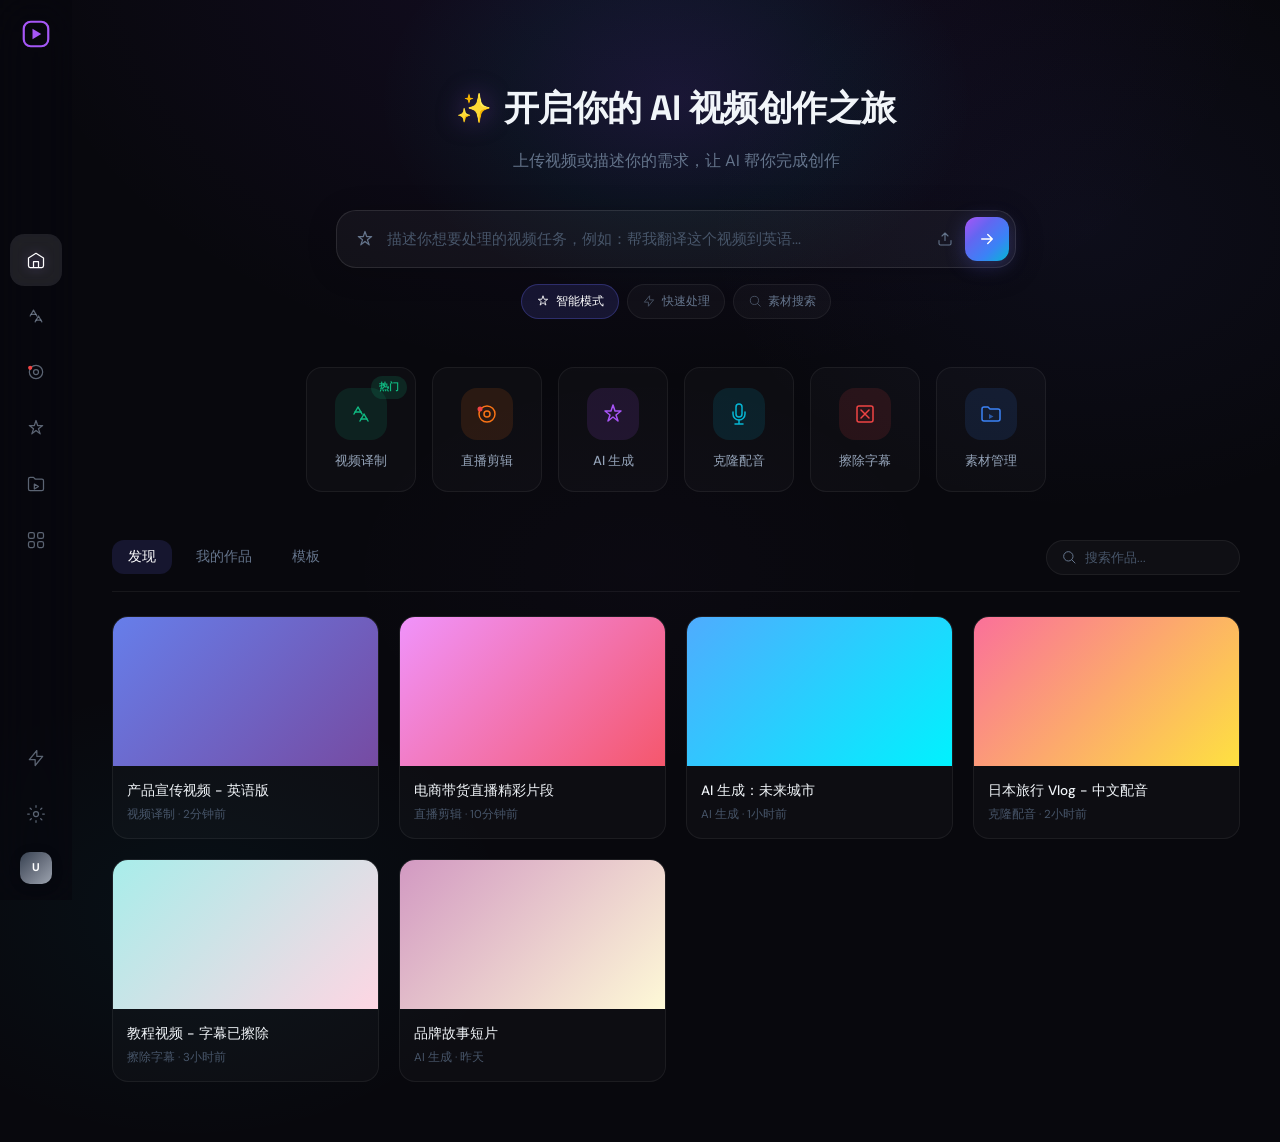
<file: app/index.html>
<!DOCTYPE html>
<html lang="zh-CN">
<head>
    <meta charset="UTF-8">
    <meta name="viewport" content="width=device-width, initial-scale=1.0">
    <title>Tideo — 首页</title>
    <link rel="stylesheet" href="style.css">
    <link href="https://fonts.googleapis.com/css2?family=Space+Grotesk:wght@400;500;600;700&family=DM+Sans:wght@300;400;500;600;700&family=Inter:wght@300;400;500;600;700;800;900&family=JetBrains+Mono:wght@400;500&display=swap" rel="stylesheet">
</head>
<body class="creator-layout">
    <!-- 极简图标侧边栏 -->
    <aside class="icon-sidebar">
        <!-- Logo -->
        <a href="#" class="icon-sidebar-logo" title="Tideo">
            <svg width="28" height="28" viewBox="0 0 32 32" fill="none">
                <rect x="2" y="2" width="28" height="28" rx="8" stroke="url(#sLogo)" stroke-width="2.5"/>
                <path d="M12 10L22 16L12 22V10Z" fill="url(#sLogo)"/>
                <defs><linearGradient id="sLogo" x1="0" y1="0" x2="32" y2="32"><stop stop-color="#a855f7"/><stop offset="1" stop-color="#06b6d4"/></linearGradient></defs>
            </svg>
        </a>

        <!-- 主导航图标 -->
        <nav class="icon-nav">
            <a href="index.html" class="icon-nav-item active" data-tooltip="首页">
                <svg width="22" height="22" viewBox="0 0 24 24" fill="none">
                    <path d="M3 9.5L12 4L21 9.5V19C21 20.1 20.1 21 19 21H5C3.9 21 3 20.1 3 19V9.5Z" stroke="currentColor" stroke-width="1.5" stroke-linejoin="round"/>
                    <path d="M9 21V14H15V21" stroke="currentColor" stroke-width="1.5" stroke-linejoin="round"/>
                </svg>
            </a>
            <a href="translate-v7.html" class="icon-nav-item" data-tooltip="视频译制">
                <svg width="22" height="22" viewBox="0 0 24 24" fill="none">
                    <path d="M5 12L9 5L13 12" stroke="currentColor" stroke-width="1.5" stroke-linecap="round" stroke-linejoin="round"/>
                    <path d="M6 10H12" stroke="currentColor" stroke-width="1.5" stroke-linecap="round"/>
                    <path d="M11 19L15 12L19 19" stroke="currentColor" stroke-width="1.5" stroke-linecap="round" stroke-linejoin="round"/>
                    <path d="M12 17H18" stroke="currentColor" stroke-width="1.5" stroke-linecap="round"/>
                </svg>
            </a>
            <a href="livestream.html" class="icon-nav-item" data-tooltip="直播剪辑">
                <svg width="22" height="22" viewBox="0 0 24 24" fill="none">
                    <circle cx="12" cy="12" r="8" stroke="currentColor" stroke-width="1.5"/>
                    <circle cx="12" cy="12" r="3" stroke="currentColor" stroke-width="1.5"/>
                    <circle cx="5" cy="7" r="2.5" fill="#ef4444"/>
                </svg>
            </a>
            <a href="generate.html" class="icon-nav-item" data-tooltip="AI 生成">
                <svg width="22" height="22" viewBox="0 0 24 24" fill="none">
                    <path d="M12 3L14 9H20L15 13L17 19L12 15L7 19L9 13L4 9H10L12 3Z" stroke="currentColor" stroke-width="1.5" stroke-linejoin="round"/>
                </svg>
            </a>
            <a href="media.html" class="icon-nav-item" data-tooltip="素材管理">
                <svg width="22" height="22" viewBox="0 0 24 24" fill="none">
                    <path d="M3 6C3 4.89543 3.89543 4 5 4H9L11 6H19C20.1046 6 21 6.89543 21 8V18C21 19.1046 20.1046 20 19 20H5C3.89543 20 3 19.1046 3 18V6Z" stroke="currentColor" stroke-width="1.5" stroke-linejoin="round"/>
                    <path d="M10 12L15 15L10 18V12Z" stroke="currentColor" stroke-width="1.5" stroke-linejoin="round"/>
                </svg>
            </a>
            <a href="result.html" class="icon-nav-item" data-tooltip="我的作品">
                <svg width="22" height="22" viewBox="0 0 24 24" fill="none">
                    <rect x="3" y="3" width="7" height="7" rx="2" stroke="currentColor" stroke-width="1.5"/>
                    <rect x="14" y="3" width="7" height="7" rx="2" stroke="currentColor" stroke-width="1.5"/>
                    <rect x="3" y="14" width="7" height="7" rx="2" stroke="currentColor" stroke-width="1.5"/>
                    <rect x="14" y="14" width="7" height="7" rx="2" stroke="currentColor" stroke-width="1.5"/>
                </svg>
            </a>
        </nav>

        <!-- 分隔线 -->
        <div class="icon-nav-divider"></div>

        <!-- 底部导航 -->
        <div class="icon-nav-bottom">
            <a href="#" class="icon-nav-item" data-tooltip="API">
                <svg width="22" height="22" viewBox="0 0 24 24" fill="none">
                    <path d="M13 10V3L4 14H11V21L20 10H13Z" stroke="currentColor" stroke-width="1.5" stroke-linejoin="round"/>
                </svg>
            </a>
            <a href="#" class="icon-nav-item" data-tooltip="设置">
                <svg width="22" height="22" viewBox="0 0 24 24" fill="none">
                    <circle cx="12" cy="12" r="3" stroke="currentColor" stroke-width="1.5"/>
                    <path d="M12 2V4M12 20V22M22 12H20M4 12H2M19.07 4.93L17.66 6.34M6.34 17.66L4.93 19.07M19.07 19.07L17.66 17.66M6.34 6.34L4.93 4.93" stroke="currentColor" stroke-width="1.5" stroke-linecap="round"/>
                </svg>
            </a>
            <!-- 用户头像 -->
            <div class="icon-nav-avatar" data-tooltip="用户">
                <span>U</span>
            </div>
        </div>
    </aside>

    <!-- 主内容区 -->
    <main class="creator-main">
        <!-- 英雄区域 -->
        <section class="creator-hero">
            <div class="creator-hero-glow"></div>
            <h1 class="creator-title">
                <span class="title-emoji">✨</span>
                开启你的 AI 视频创作之旅
            </h1>
            <p class="creator-subtitle">上传视频或描述你的需求，让 AI 帮你完成创作</p>

            <!-- 智能输入框 -->
            <div class="creator-input-area">
                <div class="creator-input-box">
                    <div class="creator-input-icon">
                        <svg width="20" height="20" viewBox="0 0 24 24" fill="none">
                            <path d="M12 3L14 9H20L15 13L17 19L12 15L7 19L9 13L4 9H10L12 3Z" stroke="currentColor" stroke-width="1.5" stroke-linejoin="round"/>
                        </svg>
                    </div>
                    <input type="text" id="smartInput" placeholder="描述你想要处理的视频任务，例如：帮我翻译这个视频到英语..." autocomplete="off">
                    <button class="creator-upload-btn" id="uploadTrigger" title="上传视频">
                        <svg width="18" height="18" viewBox="0 0 24 24" fill="none">
                            <path d="M12 4V14M12 4L16 8M12 4L8 8" stroke="currentColor" stroke-width="1.5" stroke-linecap="round" stroke-linejoin="round"/>
                            <path d="M4 14V18C4 19.1046 4.89543 20 6 20H18C19.1046 20 20 19.1046 20 18V14" stroke="currentColor" stroke-width="1.5" stroke-linecap="round"/>
                        </svg>
                    </button>
                    <button class="creator-send-btn" id="sendBtn">
                        <svg width="18" height="18" viewBox="0 0 24 24" fill="none">
                            <path d="M5 12H19M19 12L13 6M19 12L13 18" stroke="currentColor" stroke-width="2" stroke-linecap="round" stroke-linejoin="round"/>
                        </svg>
                    </button>
                </div>
                <!-- 模式标签 -->
                <div class="creator-mode-tags">
                    <button class="mode-tag active">
                        <svg width="14" height="14" viewBox="0 0 24 24" fill="none"><path d="M12 3L14 9H20L15 13L17 19L12 15L7 19L9 13L4 9H10L12 3Z" stroke="currentColor" stroke-width="1.5" stroke-linejoin="round"/></svg>
                        智能模式
                    </button>
                    <button class="mode-tag">
                        <svg width="14" height="14" viewBox="0 0 24 24" fill="none"><path d="M13 10V3L4 14H11V21L20 10H13Z" stroke="currentColor" stroke-width="1.5" stroke-linejoin="round"/></svg>
                        快速处理
                    </button>
                    <button class="mode-tag">
                        <svg width="14" height="14" viewBox="0 0 24 24" fill="none"><circle cx="11" cy="11" r="7" stroke="currentColor" stroke-width="1.5"/><path d="M21 21L16 16" stroke="currentColor" stroke-width="1.5" stroke-linecap="round"/></svg>
                        素材搜索
                    </button>
                </div>
                <input type="file" id="fileInput" accept="video/*" hidden>
            </div>
        </section>

        <!-- 能力卡片横排 -->
        <section class="creator-abilities">
            <div class="abilities-row">
                <a href="translate-v7.html" class="ability-card">
                    <div class="ability-icon ability-icon--green">
                        <svg width="24" height="24" viewBox="0 0 24 24" fill="none">
                            <path d="M5 12L9 5L13 12" stroke="currentColor" stroke-width="1.5" stroke-linecap="round" stroke-linejoin="round"/>
                            <path d="M6 10H12" stroke="currentColor" stroke-width="1.5" stroke-linecap="round"/>
                            <path d="M11 19L15 12L19 19" stroke="currentColor" stroke-width="1.5" stroke-linecap="round" stroke-linejoin="round"/>
                            <path d="M12 17H18" stroke="currentColor" stroke-width="1.5" stroke-linecap="round"/>
                        </svg>
                    </div>
                    <span class="ability-label">视频译制</span>
                    <span class="ability-badge">热门</span>
                </a>
                <a href="livestream.html" class="ability-card">
                    <div class="ability-icon ability-icon--orange">
                        <svg width="24" height="24" viewBox="0 0 24 24" fill="none">
                            <circle cx="12" cy="12" r="8" stroke="currentColor" stroke-width="1.5"/>
                            <circle cx="12" cy="12" r="3" stroke="currentColor" stroke-width="1.5"/>
                            <circle cx="5" cy="7" r="2.5" fill="#ef4444"/>
                        </svg>
                    </div>
                    <span class="ability-label">直播剪辑</span>
                </a>
                <a href="generate.html" class="ability-card">
                    <div class="ability-icon ability-icon--purple">
                        <svg width="24" height="24" viewBox="0 0 24 24" fill="none">
                            <path d="M12 3L14 9H20L15 13L17 19L12 15L7 19L9 13L4 9H10L12 3Z" stroke="currentColor" stroke-width="1.5" stroke-linejoin="round"/>
                        </svg>
                    </div>
                    <span class="ability-label">AI 生成</span>
                </a>
                <a href="translate-v7.html?mode=voice" class="ability-card">
                    <div class="ability-icon ability-icon--cyan">
                        <svg width="24" height="24" viewBox="0 0 24 24" fill="none">
                            <path d="M12 2C10.3431 2 9 3.34315 9 5V12C9 13.6569 10.3431 15 12 15C13.6569 15 15 13.6569 15 12V5C15 3.34315 13.6569 2 12 2Z" stroke="currentColor" stroke-width="1.5"/>
                            <path d="M6 10V12C6 15.3137 8.68629 18 12 18C15.3137 18 18 15.3137 18 12V10" stroke="currentColor" stroke-width="1.5" stroke-linecap="round"/>
                            <path d="M12 18V22M8 22H16" stroke="currentColor" stroke-width="1.5" stroke-linecap="round"/>
                        </svg>
                    </div>
                    <span class="ability-label">克隆配音</span>
                </a>
                <a href="translate-v7.html?mode=erase" class="ability-card">
                    <div class="ability-icon ability-icon--red">
                        <svg width="24" height="24" viewBox="0 0 24 24" fill="none">
                            <rect x="4" y="4" width="16" height="16" rx="2" stroke="currentColor" stroke-width="1.5"/>
                            <path d="M8 8L16 16M16 8L8 16" stroke="currentColor" stroke-width="1.5" stroke-linecap="round"/>
                        </svg>
                    </div>
                    <span class="ability-label">擦除字幕</span>
                </a>
                <a href="media.html" class="ability-card">
                    <div class="ability-icon ability-icon--blue">
                        <svg width="24" height="24" viewBox="0 0 24 24" fill="none">
                            <path d="M3 7C3 5.89543 3.89543 5 5 5H9L11 7H19C20.1046 7 21 7.89543 21 9V17C21 18.1046 20.1046 19 19 19H5C3.89543 19 3 18.1046 3 17V7Z" stroke="currentColor" stroke-width="1.5" stroke-linejoin="round"/>
                            <path d="M10 12L14.5 14.5L10 17V12Z" fill="currentColor" opacity="0.6"/>
                        </svg>
                    </div>
                    <span class="ability-label">素材管理</span>
                </a>
            </div>
        </section>

        <!-- 内容发现区域 -->
        <section class="creator-discover">
            <!-- Tab 导航 -->
            <div class="discover-tabs">
                <button class="discover-tab active">发现</button>
                <button class="discover-tab">我的作品</button>
                <button class="discover-tab">模板</button>
                <div class="discover-search">
                    <svg width="16" height="16" viewBox="0 0 24 24" fill="none">
                        <circle cx="11" cy="11" r="7" stroke="currentColor" stroke-width="1.5"/>
                        <path d="M21 21L16 16" stroke="currentColor" stroke-width="1.5" stroke-linecap="round"/>
                    </svg>
                    <input type="text" placeholder="搜索作品...">
                </div>
            </div>

            <!-- 内容网格画廊 -->
            <div class="discover-gallery">
                <div class="gallery-item">
                    <div class="gallery-thumb" style="background: linear-gradient(135deg, #667eea 0%, #764ba2 100%);">
                        <div class="gallery-play">
                            <svg width="24" height="24" viewBox="0 0 24 24" fill="none"><path d="M8 5V19L19 12L8 5Z" fill="currentColor"/></svg>
                        </div>
                    </div>
                    <div class="gallery-info">
                        <span class="gallery-title">产品宣传视频 - 英语版</span>
                        <span class="gallery-meta">视频译制 · 2分钟前</span>
                    </div>
                </div>
                <div class="gallery-item">
                    <div class="gallery-thumb" style="background: linear-gradient(135deg, #f093fb 0%, #f5576c 100%);">
                        <div class="gallery-play">
                            <svg width="24" height="24" viewBox="0 0 24 24" fill="none"><path d="M8 5V19L19 12L8 5Z" fill="currentColor"/></svg>
                        </div>
                    </div>
                    <div class="gallery-info">
                        <span class="gallery-title">电商带货直播精彩片段</span>
                        <span class="gallery-meta">直播剪辑 · 10分钟前</span>
                    </div>
                </div>
                <div class="gallery-item">
                    <div class="gallery-thumb" style="background: linear-gradient(135deg, #4facfe 0%, #00f2fe 100%);">
                        <div class="gallery-play">
                            <svg width="24" height="24" viewBox="0 0 24 24" fill="none"><path d="M8 5V19L19 12L8 5Z" fill="currentColor"/></svg>
                        </div>
                    </div>
                    <div class="gallery-info">
                        <span class="gallery-title">AI 生成：未来城市</span>
                        <span class="gallery-meta">AI 生成 · 1小时前</span>
                    </div>
                </div>
                <div class="gallery-item">
                    <div class="gallery-thumb" style="background: linear-gradient(135deg, #fa709a 0%, #fee140 100%);">
                        <div class="gallery-play">
                            <svg width="24" height="24" viewBox="0 0 24 24" fill="none"><path d="M8 5V19L19 12L8 5Z" fill="currentColor"/></svg>
                        </div>
                    </div>
                    <div class="gallery-info">
                        <span class="gallery-title">日本旅行 Vlog - 中文配音</span>
                        <span class="gallery-meta">克隆配音 · 2小时前</span>
                    </div>
                </div>
                <div class="gallery-item">
                    <div class="gallery-thumb" style="background: linear-gradient(135deg, #a8edea 0%, #fed6e3 100%);">
                        <div class="gallery-play">
                            <svg width="24" height="24" viewBox="0 0 24 24" fill="none"><path d="M8 5V19L19 12L8 5Z" fill="currentColor"/></svg>
                        </div>
                    </div>
                    <div class="gallery-info">
                        <span class="gallery-title">教程视频 - 字幕已擦除</span>
                        <span class="gallery-meta">擦除字幕 · 3小时前</span>
                    </div>
                </div>
                <div class="gallery-item">
                    <div class="gallery-thumb" style="background: linear-gradient(135deg, #d299c2 0%, #fef9d7 100%);">
                        <div class="gallery-play">
                            <svg width="24" height="24" viewBox="0 0 24 24" fill="none"><path d="M8 5V19L19 12L8 5Z" fill="currentColor"/></svg>
                        </div>
                    </div>
                    <div class="gallery-info">
                        <span class="gallery-title">品牌故事短片</span>
                        <span class="gallery-meta">AI 生成 · 昨天</span>
                    </div>
                </div>
            </div>
        </section>

        <!-- 拖拽上传遮罩 -->
        <div class="drop-overlay" id="dropOverlay">
            <div class="drop-content">
                <svg width="48" height="48" viewBox="0 0 48 48" fill="none"><path d="M24 8V28M24 8L32 16M24 8L16 16" stroke="currentColor" stroke-width="2.5" stroke-linecap="round" stroke-linejoin="round"/><path d="M8 32V38C8 40.2091 9.79086 42 12 42H36C38.2091 42 40 40.2091 40 38V32" stroke="currentColor" stroke-width="2.5" stroke-linecap="round"/></svg>
                <span>拖入视频文件</span>
            </div>
        </div>
    </main>

    <script src="app.js"></script>
</body>
</html>
</file>
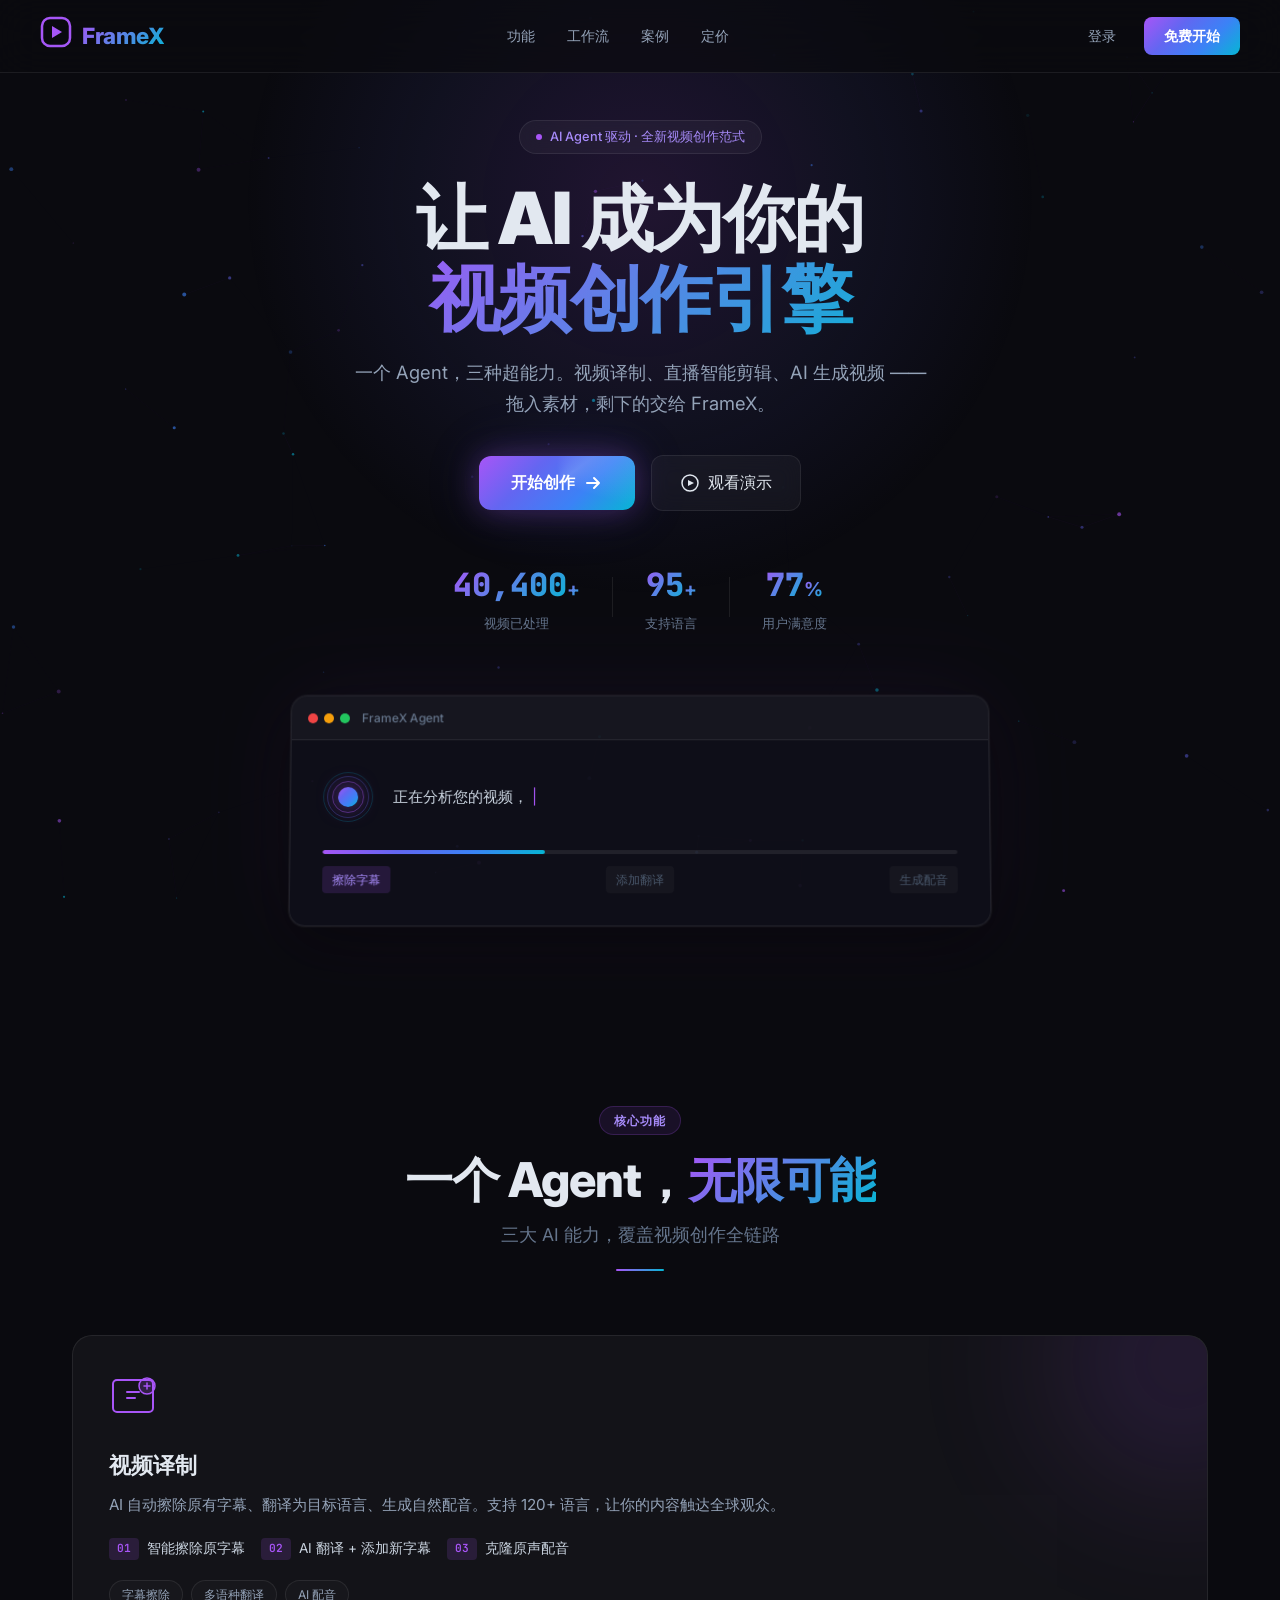
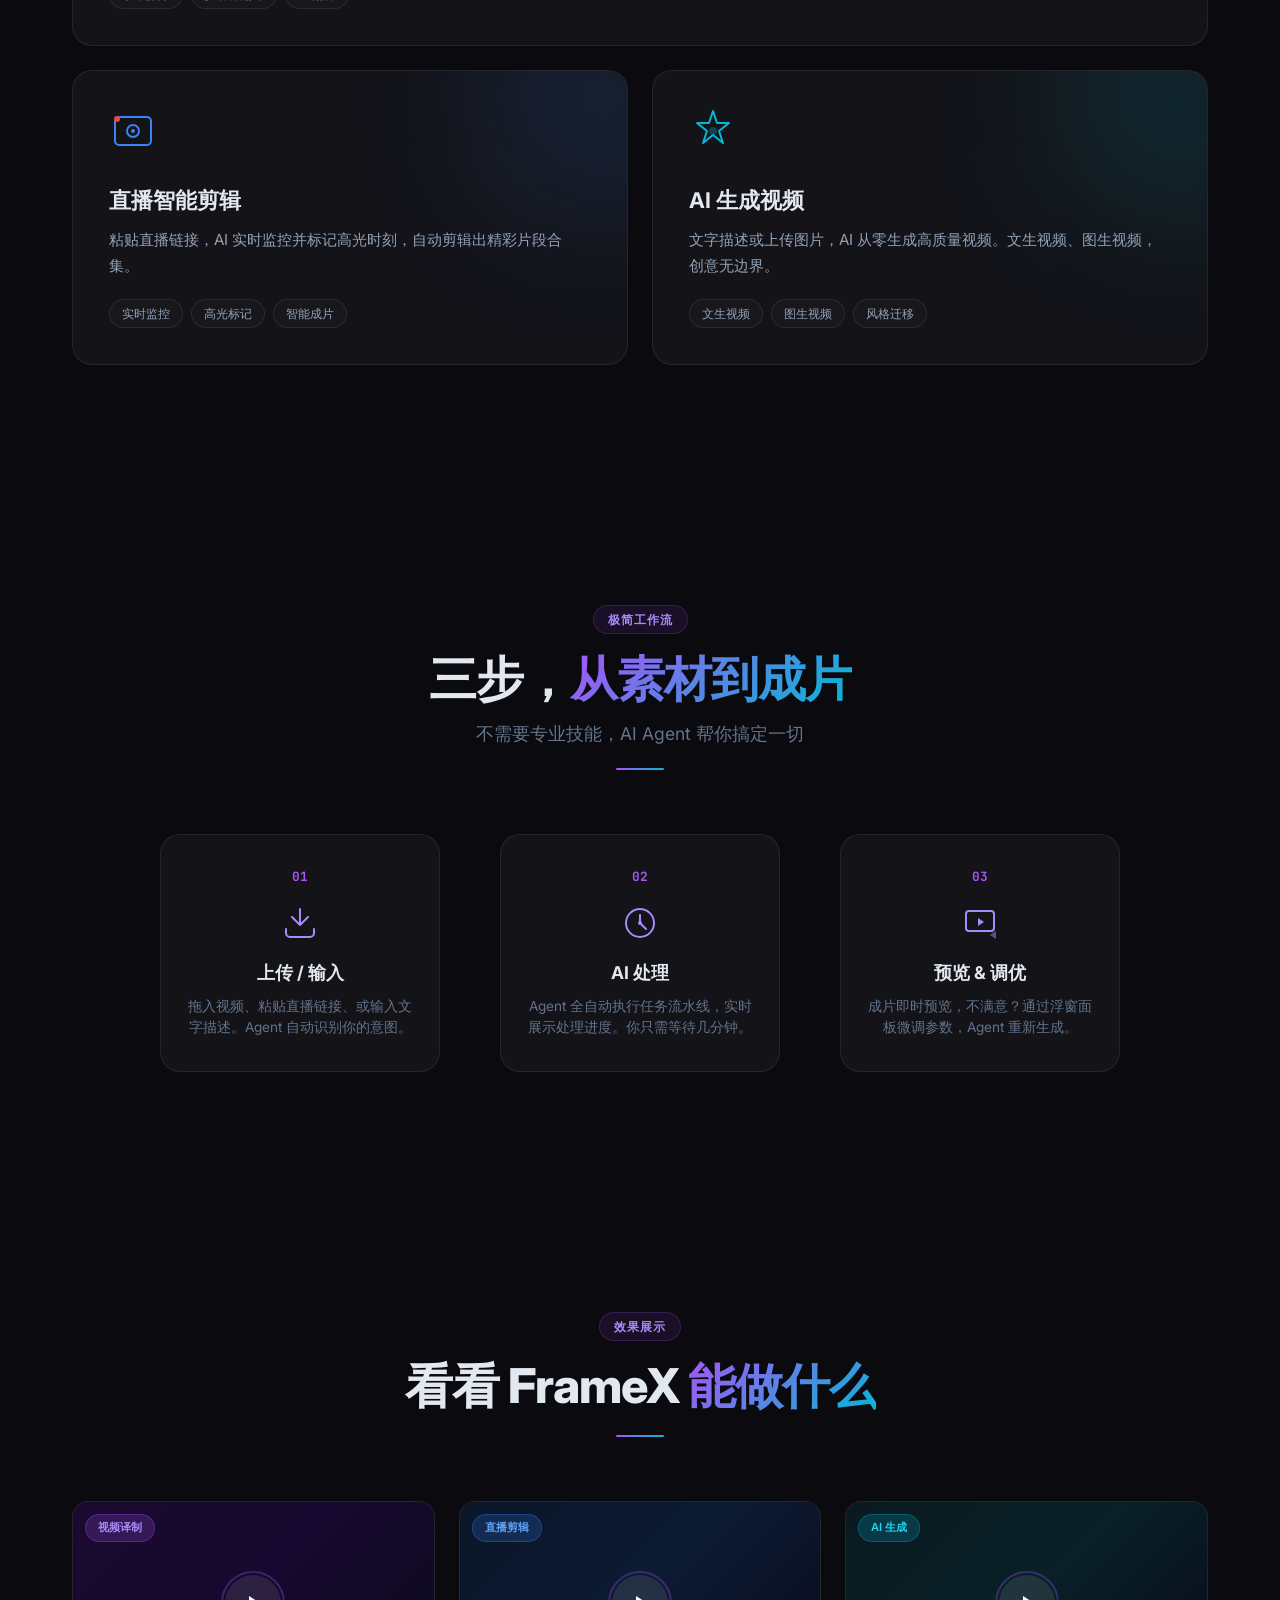
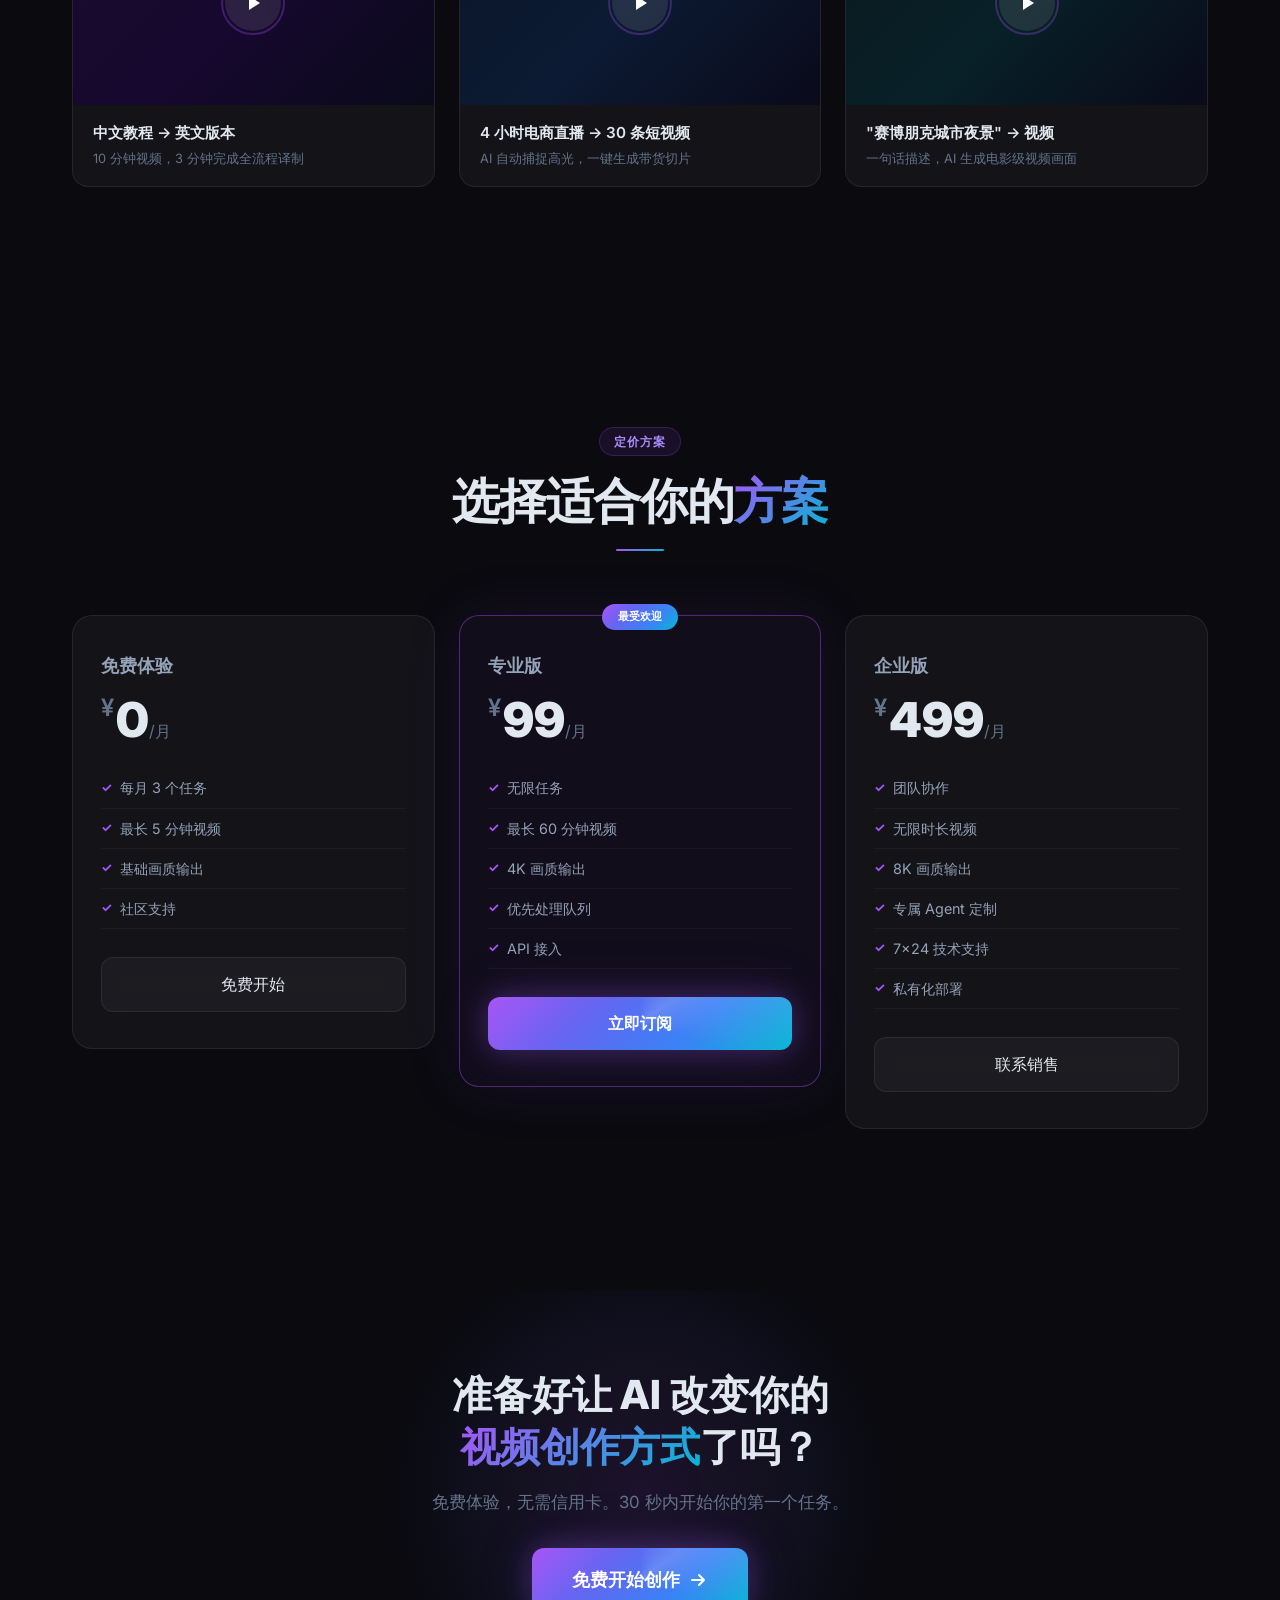
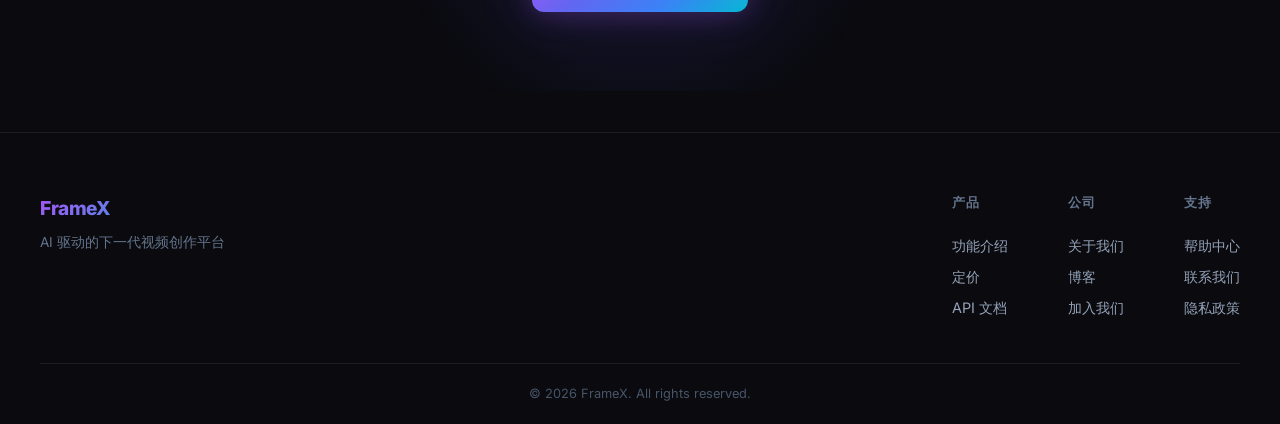
<file: landing/index.html>
<!DOCTYPE html>
<html lang="zh-CN">
<head>
    <meta charset="UTF-8">
    <meta name="viewport" content="width=device-width, initial-scale=1.0">
    <title>FrameX — AI 视频创作引擎</title>
    <link rel="stylesheet" href="style.css">
    <link rel="preconnect" href="https://fonts.googleapis.com">
    <link href="https://fonts.googleapis.com/css2?family=Inter:wght@300;400;500;600;700;800;900&family=JetBrains+Mono:wght@400;500&display=swap" rel="stylesheet">
</head>
<body>
    <!-- 粒子背景 -->
    <canvas id="particleBg"></canvas>

    <!-- 导航栏 -->
    <nav class="navbar">
        <div class="nav-inner">
            <a href="#" class="logo">
                <span class="logo-icon">
                    <svg width="32" height="32" viewBox="0 0 32 32" fill="none">
                        <rect x="2" y="2" width="28" height="28" rx="8" stroke="url(#logoGrad)" stroke-width="2.5"/>
                        <path d="M12 10L22 16L12 22V10Z" fill="url(#logoGrad)"/>
                        <defs>
                            <linearGradient id="logoGrad" x1="0" y1="0" x2="32" y2="32">
                                <stop stop-color="#a855f7"/>
                                <stop offset="1" stop-color="#06b6d4"/>
                            </linearGradient>
                        </defs>
                    </svg>
                </span>
                <span class="logo-text">FrameX</span>
            </a>
            <div class="nav-links">
                <a href="#features">功能</a>
                <a href="#workflow">工作流</a>
                <a href="#showcase">案例</a>
                <a href="#pricing">定价</a>
            </div>
            <div class="nav-actions">
                <a href="../app/index.html" class="btn-ghost">登录</a>
                <a href="../app/index.html" class="btn-primary-sm">免费开始</a>
            </div>
            <button class="mobile-menu-btn" id="mobileMenuBtn">
                <span></span><span></span><span></span>
            </button>
        </div>
    </nav>

    <!-- Hero 区域 -->
    <section class="hero">
        <div class="hero-glow"></div>
        <div class="hero-content">
            <div class="hero-badge" data-animate="fade-up">
                <span class="badge-dot"></span>
                AI Agent 驱动 · 全新视频创作范式
            </div>
            <h1 class="hero-title" data-animate="fade-up" data-delay="100">
                <span class="title-line">让 AI 成为你的</span>
                <span class="title-line gradient-text">视频创作引擎</span>
            </h1>
            <p class="hero-desc" data-animate="fade-up" data-delay="200">
                一个 Agent，三种超能力。视频译制、直播智能剪辑、AI 生成视频 —— 
                <br>拖入素材，剩下的交给 FrameX。
            </p>
            <div class="hero-actions" data-animate="fade-up" data-delay="300">
                <a href="../app/index.html" class="btn-primary">
                    <span>开始创作</span>
                    <svg width="20" height="20" viewBox="0 0 20 20" fill="none">
                        <path d="M4 10H16M16 10L11 5M16 10L11 15" stroke="currentColor" stroke-width="2" stroke-linecap="round" stroke-linejoin="round"/>
                    </svg>
                </a>
                <a href="#showcase" class="btn-outline">
                    <svg width="20" height="20" viewBox="0 0 20 20" fill="none">
                        <circle cx="10" cy="10" r="8" stroke="currentColor" stroke-width="1.5"/>
                        <path d="M8 7L14 10L8 13V7Z" fill="currentColor"/>
                    </svg>
                    <span>观看演示</span>
                </a>
            </div>
            <div class="hero-stats" data-animate="fade-up" data-delay="400">
                <div class="stat">
                    <span class="stat-num" data-count="50000">0</span><span class="stat-suffix">+</span>
                    <span class="stat-label">视频已处理</span>
                </div>
                <div class="stat-divider"></div>
                <div class="stat">
                    <span class="stat-num" data-count="120">0</span><span class="stat-suffix">+</span>
                    <span class="stat-label">支持语言</span>
                </div>
                <div class="stat-divider"></div>
                <div class="stat">
                    <span class="stat-num" data-count="98">0</span><span class="stat-suffix">%</span>
                    <span class="stat-label">用户满意度</span>
                </div>
            </div>
        </div>
        <!-- Hero 视觉装饰 -->
        <div class="hero-visual" data-animate="fade-up" data-delay="400">
            <div class="hero-mockup">
                <div class="mockup-toolbar">
                    <div class="toolbar-dots"><span></span><span></span><span></span></div>
                    <span class="toolbar-title">FrameX Agent</span>
                </div>
                <div class="mockup-body">
                    <div class="mockup-agent">
                        <div class="agent-orb">
                            <div class="orb-ring"></div>
                            <div class="orb-ring"></div>
                            <div class="orb-ring"></div>
                            <div class="orb-core"></div>
                        </div>
                        <div class="agent-text">
                            <span class="typing-text">正在分析您的视频，检测到中文字幕...</span>
                            <span class="typing-cursor">|</span>
                        </div>
                    </div>
                    <div class="mockup-timeline">
                        <div class="timeline-track">
                            <div class="timeline-progress"></div>
                        </div>
                        <div class="timeline-markers">
                            <span class="marker active">擦除字幕</span>
                            <span class="marker">添加翻译</span>
                            <span class="marker">生成配音</span>
                        </div>
                    </div>
                </div>
            </div>
        </div>
    </section>

    <!-- 功能区域 -->
    <section class="features" id="features">
        <div class="section-header" data-animate="fade-up">
            <span class="section-tag">核心功能</span>
            <h2 class="section-title">一个 Agent，<span class="gradient-text">无限可能</span></h2>
            <p class="section-desc">三大 AI 能力，覆盖视频创作全链路</p>
        </div>
        <div class="features-grid">
            <!-- 视频译制 -->
            <div class="feature-card feature-card-lg" data-animate="fade-up" data-delay="100">
                <div class="card-glow card-glow-purple"></div>
                <div class="feature-icon">
                    <svg width="48" height="48" viewBox="0 0 48 48" fill="none">
                        <rect x="4" y="8" width="40" height="32" rx="4" stroke="url(#feat1)" stroke-width="2"/>
                        <path d="M18 20H30M18 26H26" stroke="url(#feat1)" stroke-width="2" stroke-linecap="round"/>
                        <circle cx="38" cy="14" r="8" fill="#a855f7" fill-opacity="0.2" stroke="#a855f7" stroke-width="1.5"/>
                        <path d="M35 14H41M38 11V17" stroke="#a855f7" stroke-width="1.5" stroke-linecap="round"/>
                        <defs>
                            <linearGradient id="feat1" x1="4" y1="8" x2="44" y2="40">
                                <stop stop-color="#a855f7"/><stop offset="1" stop-color="#6366f1"/>
                            </linearGradient>
                        </defs>
                    </svg>
                </div>
                <h3 class="feature-title">视频译制</h3>
                <p class="feature-desc">AI 自动擦除原有字幕、翻译为目标语言、生成自然配音。支持 120+ 语言，让你的内容触达全球观众。</p>
                <div class="feature-steps">
                    <div class="step"><span class="step-num">01</span><span>智能擦除原字幕</span></div>
                    <div class="step"><span class="step-num">02</span><span>AI 翻译 + 添加新字幕</span></div>
                    <div class="step"><span class="step-num">03</span><span>克隆原声配音</span></div>
                </div>
                <div class="feature-tag-row">
                    <span class="ftag">字幕擦除</span>
                    <span class="ftag">多语种翻译</span>
                    <span class="ftag">AI 配音</span>
                </div>
            </div>
            <!-- 直播剪辑 -->
            <div class="feature-card" data-animate="fade-up" data-delay="200">
                <div class="card-glow card-glow-blue"></div>
                <div class="feature-icon">
                    <svg width="48" height="48" viewBox="0 0 48 48" fill="none">
                        <rect x="6" y="10" width="36" height="28" rx="4" stroke="url(#feat2)" stroke-width="2"/>
                        <circle cx="24" cy="24" r="6" stroke="url(#feat2)" stroke-width="2"/>
                        <circle cx="24" cy="24" r="2" fill="#3b82f6"/>
                        <circle cx="8" cy="12" r="3" fill="#ef4444"/>
                        <defs>
                            <linearGradient id="feat2" x1="6" y1="10" x2="42" y2="38">
                                <stop stop-color="#3b82f6"/><stop offset="1" stop-color="#06b6d4"/>
                            </linearGradient>
                        </defs>
                    </svg>
                </div>
                <h3 class="feature-title">直播智能剪辑</h3>
                <p class="feature-desc">粘贴直播链接，AI 实时监控并标记高光时刻，自动剪辑出精彩片段合集。</p>
                <div class="feature-tag-row">
                    <span class="ftag">实时监控</span>
                    <span class="ftag">高光标记</span>
                    <span class="ftag">智能成片</span>
                </div>
            </div>
            <!-- AI 生成视频 -->
            <div class="feature-card" data-animate="fade-up" data-delay="300">
                <div class="card-glow card-glow-cyan"></div>
                <div class="feature-icon">
                    <svg width="48" height="48" viewBox="0 0 48 48" fill="none">
                        <path d="M24 4L28 16L40 16L30 24L34 36L24 28L14 36L18 24L8 16L20 16L24 4Z" stroke="url(#feat3)" stroke-width="2" stroke-linejoin="round"/>
                        <circle cx="24" cy="24" r="4" fill="#06b6d4" fill-opacity="0.3"/>
                        <defs>
                            <linearGradient id="feat3" x1="8" y1="4" x2="40" y2="36">
                                <stop stop-color="#06b6d4"/><stop offset="1" stop-color="#a855f7"/>
                            </linearGradient>
                        </defs>
                    </svg>
                </div>
                <h3 class="feature-title">AI 生成视频</h3>
                <p class="feature-desc">文字描述或上传图片，AI 从零生成高质量视频。文生视频、图生视频，创意无边界。</p>
                <div class="feature-tag-row">
                    <span class="ftag">文生视频</span>
                    <span class="ftag">图生视频</span>
                    <span class="ftag">风格迁移</span>
                </div>
            </div>
        </div>
    </section>

    <!-- 工作流展示 -->
    <section class="workflow" id="workflow">
        <div class="section-header" data-animate="fade-up">
            <span class="section-tag">极简工作流</span>
            <h2 class="section-title">三步，<span class="gradient-text">从素材到成片</span></h2>
            <p class="section-desc">不需要专业技能，AI Agent 帮你搞定一切</p>
        </div>
        <div class="workflow-steps">
            <div class="wf-step" data-animate="fade-up" data-delay="100">
                <div class="wf-num">01</div>
                <div class="wf-icon">
                    <svg width="40" height="40" viewBox="0 0 40 40" fill="none">
                        <path d="M20 6V22M20 22L28 14M20 22L12 14" stroke="currentColor" stroke-width="2" stroke-linecap="round" stroke-linejoin="round"/>
                        <path d="M6 26V30C6 32.2091 7.79086 34 10 34H30C32.2091 34 34 32.2091 34 30V26" stroke="currentColor" stroke-width="2" stroke-linecap="round"/>
                    </svg>
                </div>
                <h3>上传 / 输入</h3>
                <p>拖入视频、粘贴直播链接、或输入文字描述。Agent 自动识别你的意图。</p>
            </div>
            <div class="wf-connector">
                <svg width="60" height="2" viewBox="0 0 60 2"><line x1="0" y1="1" x2="60" y2="1" stroke="url(#connGrad)" stroke-width="2" stroke-dasharray="6 4"/><defs><linearGradient id="connGrad" x1="0" y1="0" x2="60" y2="0"><stop stop-color="#a855f7"/><stop offset="1" stop-color="#06b6d4"/></linearGradient></defs></svg>
            </div>
            <div class="wf-step" data-animate="fade-up" data-delay="200">
                <div class="wf-num">02</div>
                <div class="wf-icon">
                    <svg width="40" height="40" viewBox="0 0 40 40" fill="none">
                        <circle cx="20" cy="20" r="14" stroke="currentColor" stroke-width="2"/>
                        <path d="M20 12V20L26 26" stroke="currentColor" stroke-width="2" stroke-linecap="round"/>
                        <circle cx="20" cy="20" r="2" fill="currentColor"/>
                    </svg>
                </div>
                <h3>AI 处理</h3>
                <p>Agent 全自动执行任务流水线，实时展示处理进度。你只需等待几分钟。</p>
            </div>
            <div class="wf-connector">
                <svg width="60" height="2" viewBox="0 0 60 2"><line x1="0" y1="1" x2="60" y2="1" stroke="url(#connGrad2)" stroke-width="2" stroke-dasharray="6 4"/><defs><linearGradient id="connGrad2" x1="0" y1="0" x2="60" y2="0"><stop stop-color="#06b6d4"/><stop offset="1" stop-color="#a855f7"/></linearGradient></defs></svg>
            </div>
            <div class="wf-step" data-animate="fade-up" data-delay="300">
                <div class="wf-num">03</div>
                <div class="wf-icon">
                    <svg width="40" height="40" viewBox="0 0 40 40" fill="none">
                        <rect x="6" y="8" width="28" height="20" rx="3" stroke="currentColor" stroke-width="2"/>
                        <path d="M18 15L24 19L18 23V15Z" fill="currentColor"/>
                        <path d="M30 32L36 28V36L30 32Z" fill="currentColor" opacity="0.5"/>
                    </svg>
                </div>
                <h3>预览 & 调优</h3>
                <p>成片即时预览，不满意？通过浮窗面板微调参数，Agent 重新生成。</p>
            </div>
        </div>
    </section>

    <!-- 案例展示 -->
    <section class="showcase" id="showcase">
        <div class="section-header" data-animate="fade-up">
            <span class="section-tag">效果展示</span>
            <h2 class="section-title">看看 FrameX <span class="gradient-text">能做什么</span></h2>
        </div>
        <div class="showcase-grid">
            <div class="showcase-card" data-animate="fade-up" data-delay="100">
                <div class="showcase-preview">
                    <div class="preview-placeholder">
                        <div class="play-btn-wrap">
                            <div class="play-btn-ring"></div>
                            <svg width="24" height="24" viewBox="0 0 24 24" fill="none"><path d="M8 5V19L19 12L8 5Z" fill="white"/></svg>
                        </div>
                    </div>
                    <span class="showcase-badge">视频译制</span>
                </div>
                <div class="showcase-info">
                    <h4>中文教程 → 英文版本</h4>
                    <p>10 分钟视频，3 分钟完成全流程译制</p>
                </div>
            </div>
            <div class="showcase-card" data-animate="fade-up" data-delay="200">
                <div class="showcase-preview">
                    <div class="preview-placeholder preview-placeholder-2">
                        <div class="play-btn-wrap">
                            <div class="play-btn-ring"></div>
                            <svg width="24" height="24" viewBox="0 0 24 24" fill="none"><path d="M8 5V19L19 12L8 5Z" fill="white"/></svg>
                        </div>
                    </div>
                    <span class="showcase-badge badge-blue">直播剪辑</span>
                </div>
                <div class="showcase-info">
                    <h4>4 小时电商直播 → 30 条短视频</h4>
                    <p>AI 自动捕捉高光，一键生成带货切片</p>
                </div>
            </div>
            <div class="showcase-card" data-animate="fade-up" data-delay="300">
                <div class="showcase-preview">
                    <div class="preview-placeholder preview-placeholder-3">
                        <div class="play-btn-wrap">
                            <div class="play-btn-ring"></div>
                            <svg width="24" height="24" viewBox="0 0 24 24" fill="none"><path d="M8 5V19L19 12L8 5Z" fill="white"/></svg>
                        </div>
                    </div>
                    <span class="showcase-badge badge-cyan">AI 生成</span>
                </div>
                <div class="showcase-info">
                    <h4>"赛博朋克城市夜景" → 视频</h4>
                    <p>一句话描述，AI 生成电影级视频画面</p>
                </div>
            </div>
        </div>
    </section>

    <!-- 定价 -->
    <section class="pricing" id="pricing">
        <div class="section-header" data-animate="fade-up">
            <span class="section-tag">定价方案</span>
            <h2 class="section-title">选择适合你的<span class="gradient-text">方案</span></h2>
        </div>
        <div class="pricing-grid">
            <div class="price-card" data-animate="fade-up" data-delay="100">
                <h3 class="price-name">免费体验</h3>
                <div class="price-amount"><span class="price-currency">¥</span>0<span class="price-period">/月</span></div>
                <ul class="price-features">
                    <li>每月 3 个任务</li>
                    <li>最长 5 分钟视频</li>
                    <li>基础画质输出</li>
                    <li>社区支持</li>
                </ul>
                <a href="../app/index.html" class="btn-outline btn-block">免费开始</a>
            </div>
            <div class="price-card price-card-featured" data-animate="fade-up" data-delay="200">
                <span class="price-popular">最受欢迎</span>
                <h3 class="price-name">专业版</h3>
                <div class="price-amount"><span class="price-currency">¥</span>99<span class="price-period">/月</span></div>
                <ul class="price-features">
                    <li>无限任务</li>
                    <li>最长 60 分钟视频</li>
                    <li>4K 画质输出</li>
                    <li>优先处理队列</li>
                    <li>API 接入</li>
                </ul>
                <a href="../app/index.html" class="btn-primary btn-block">立即订阅</a>
            </div>
            <div class="price-card" data-animate="fade-up" data-delay="300">
                <h3 class="price-name">企业版</h3>
                <div class="price-amount"><span class="price-currency">¥</span>499<span class="price-period">/月</span></div>
                <ul class="price-features">
                    <li>团队协作</li>
                    <li>无限时长视频</li>
                    <li>8K 画质输出</li>
                    <li>专属 Agent 定制</li>
                    <li>7×24 技术支持</li>
                    <li>私有化部署</li>
                </ul>
                <a href="../app/index.html" class="btn-outline btn-block">联系销售</a>
            </div>
        </div>
    </section>

    <!-- CTA -->
    <section class="cta" data-animate="fade-up">
        <div class="cta-glow"></div>
        <div class="cta-content">
            <h2>准备好让 AI 改变你的<br><span class="gradient-text">视频创作方式</span>了吗？</h2>
            <p>免费体验，无需信用卡。30 秒内开始你的第一个任务。</p>
            <a href="../app/index.html" class="btn-primary btn-lg">
                <span>免费开始创作</span>
                <svg width="20" height="20" viewBox="0 0 20 20" fill="none"><path d="M4 10H16M16 10L11 5M16 10L11 15" stroke="currentColor" stroke-width="2" stroke-linecap="round" stroke-linejoin="round"/></svg>
            </a>
        </div>
    </section>

    <!-- 页脚 -->
    <footer class="footer">
        <div class="footer-inner">
            <div class="footer-brand">
                <span class="logo-text">FrameX</span>
                <p>AI 驱动的下一代视频创作平台</p>
            </div>
            <div class="footer-links">
                <div class="footer-col">
                    <h4>产品</h4>
                    <a href="#features">功能介绍</a>
                    <a href="#pricing">定价</a>
                    <a href="#">API 文档</a>
                </div>
                <div class="footer-col">
                    <h4>公司</h4>
                    <a href="#">关于我们</a>
                    <a href="#">博客</a>
                    <a href="#">加入我们</a>
                </div>
                <div class="footer-col">
                    <h4>支持</h4>
                    <a href="#">帮助中心</a>
                    <a href="#">联系我们</a>
                    <a href="#">隐私政策</a>
                </div>
            </div>
        </div>
        <div class="footer-bottom">
            <p>&copy; 2026 FrameX. All rights reserved.</p>
        </div>
    </footer>

    <script src="script.js"></script>
</body>
</html>
</file>
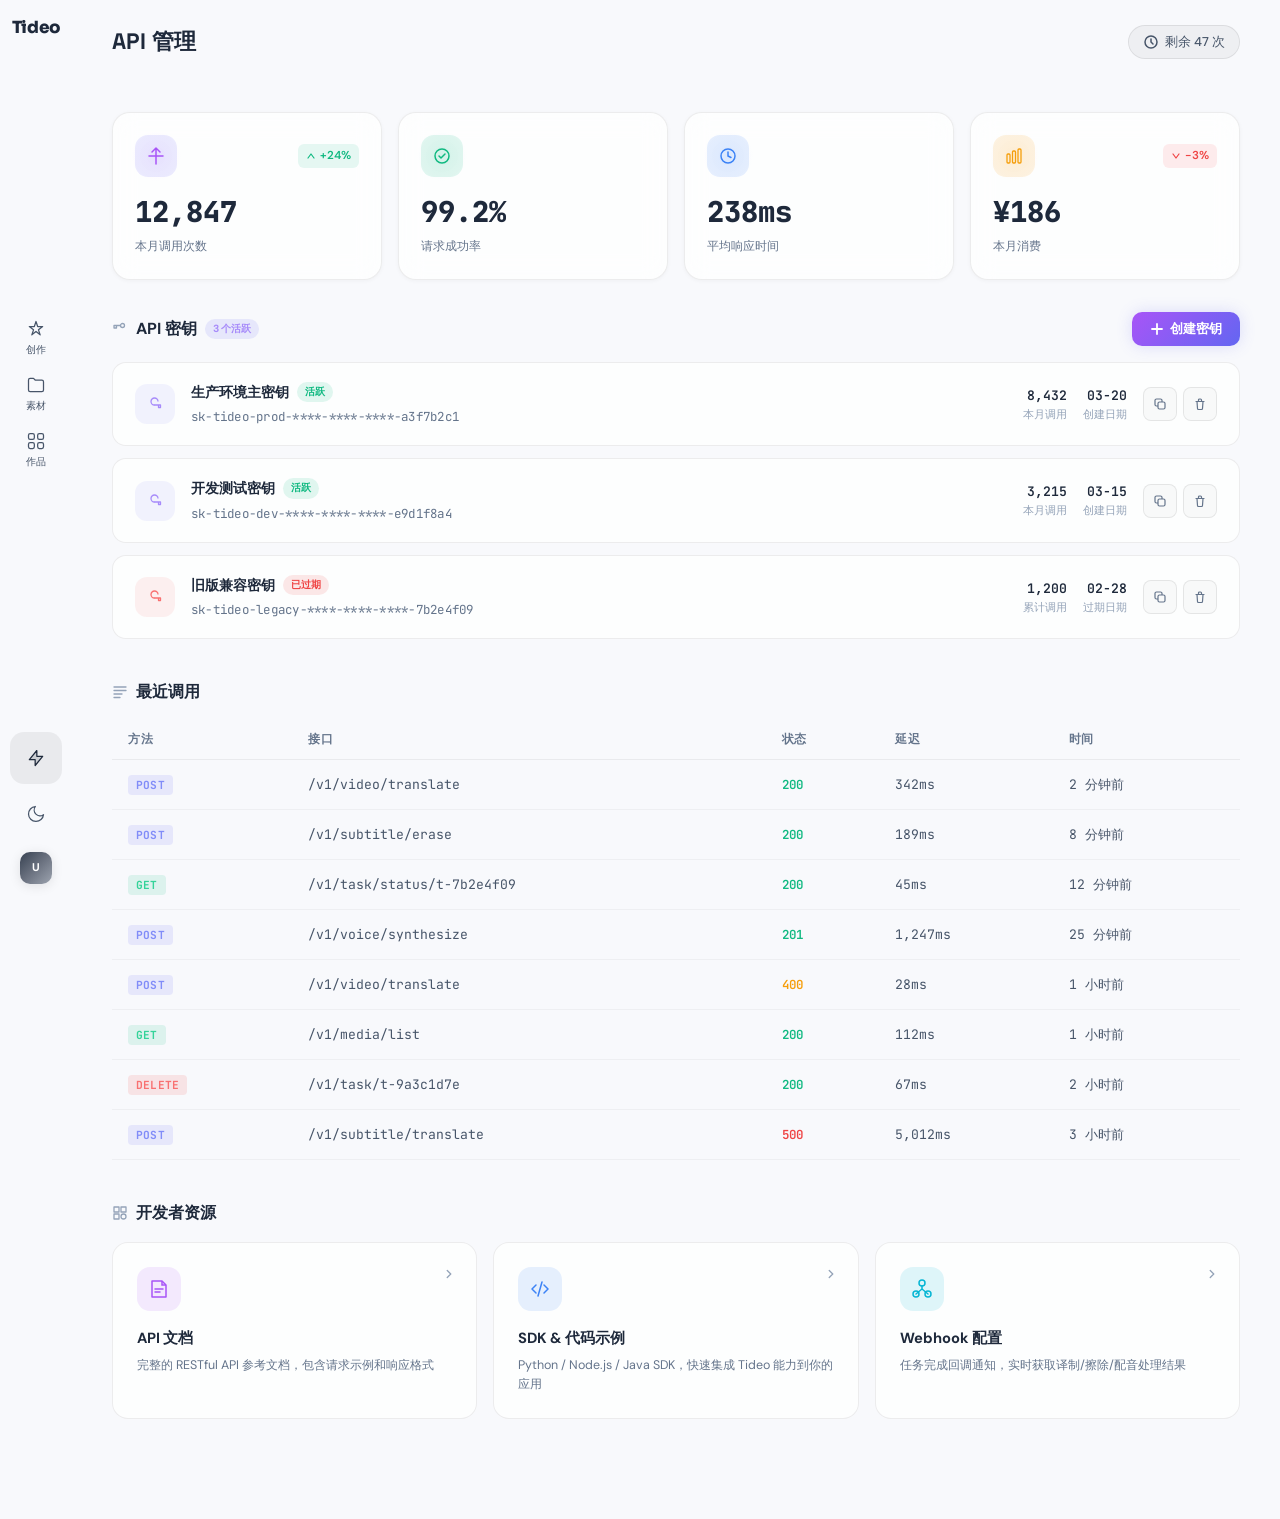
<file: app/api.html>
<!DOCTYPE html>
<html lang="zh-CN" data-theme="light">
<head>
    <meta charset="UTF-8">
    <meta name="viewport" content="width=device-width, initial-scale=1.0">
    <title>API 管理 — Tideo</title>
    <script>
    // 最早的阻塞脚本：防止主题切换时闪烁
    (function(){
        var t = localStorage.getItem('tideo_theme');
        if (t === 'dark') {
            document.documentElement.removeAttribute('data-theme');
        } else if (t === 'light' || (!t && window.matchMedia && window.matchMedia('(prefers-color-scheme: light)').matches)) {
            document.documentElement.setAttribute('data-theme', 'light');
        } else {
            document.documentElement.removeAttribute('data-theme');
        }
    })();
    </script>
    <link rel="stylesheet" href="style.css">
    <link href="https://fonts.googleapis.com/css2?family=Space+Grotesk:wght@400;500;600;700&family=DM+Sans:wght@300;400;500;600;700&family=Inter:wght@300;400;500;600;700;800;900&family=JetBrains+Mono:wght@400;500&display=swap" rel="stylesheet">
    <style>
    /* ===== API 管理页专属样式 ===== */

    /* 统计卡片行 */
    .api-stats-row {
        display: grid;
        grid-template-columns: repeat(4, 1fr);
        gap: 16px;
        margin: 28px 0 32px;
    }
    .api-stat-card {
        padding: 22px;
        background: rgba(255,255,255,0.025);
        border: 1px solid rgba(255,255,255,0.06);
        border-radius: 18px;
        transition: all 0.35s cubic-bezier(.4,0,.2,1);
        cursor: default;
        backdrop-filter: blur(12px);
        -webkit-backdrop-filter: blur(12px);
        position: relative;
        overflow: hidden;
    }
    .api-stat-card::before {
        content: '';
        position: absolute;
        top: -1px;
        left: 15%;
        right: 15%;
        height: 1px;
        background: linear-gradient(90deg, transparent, rgba(99,102,241,0.2), transparent);
        pointer-events: none;
    }
    .api-stat-card:hover {
        border-color: rgba(99,102,241,0.2);
        background: rgba(99,102,241,0.03);
        transform: translateY(-2px);
        box-shadow: 0 8px 32px rgba(99,102,241,0.06);
    }
    .api-stat-top {
        display: flex;
        align-items: center;
        justify-content: space-between;
        margin-bottom: 12px;
    }
    .api-stat-icon {
        width: 42px; height: 42px;
        border-radius: 13px;
        display: flex;
        align-items: center;
        justify-content: center;
        position: relative;
    }
    .api-stat-icon::after {
        content: '';
        position: absolute;
        inset: -5px;
        border-radius: 18px;
        pointer-events: none;
    }
    .api-stat-icon--purple { background: rgba(99,102,241,0.12); color: #a855f7; }
    .api-stat-icon--purple::after { background: radial-gradient(circle, rgba(168,85,247,0.07) 0%, transparent 70%); }
    .api-stat-icon--blue { background: rgba(59,130,246,0.12); color: #3b82f6; }
    .api-stat-icon--blue::after { background: radial-gradient(circle, rgba(59,130,246,0.07) 0%, transparent 70%); }
    .api-stat-icon--green { background: rgba(16,185,129,0.12); color: #10b981; }
    .api-stat-icon--green::after { background: radial-gradient(circle, rgba(16,185,129,0.07) 0%, transparent 70%); }
    .api-stat-icon--amber { background: rgba(245,158,11,0.12); color: #f59e0b; }
    .api-stat-icon--amber::after { background: radial-gradient(circle, rgba(245,158,11,0.07) 0%, transparent 70%); }
    .api-stat-trend {
        display: flex;
        align-items: center;
        gap: 4px;
        font-size: 0.72rem;
        font-weight: 600;
        padding: 3px 8px;
        border-radius: 6px;
    }
    .api-stat-trend--up { color: #10b981; background: rgba(16,185,129,0.1); }
    .api-stat-trend--down { color: #ef4444; background: rgba(239,68,68,0.1); }
    .api-stat-value {
        font-size: 1.8rem;
        font-weight: 800;
        margin-bottom: 2px;
        font-family: 'JetBrains Mono', monospace;
    }
    .api-stat-label {
        font-size: 0.78rem;
        color: var(--text-muted);
    }

    /* 区块标题 */
    .api-section-header {
        display: flex;
        align-items: center;
        justify-content: space-between;
        margin-bottom: 16px;
    }
    .api-section-title {
        font-size: 1rem;
        font-weight: 700;
        color: var(--text-primary);
        display: flex;
        align-items: center;
        gap: 8px;
    }
    .api-section-title svg { color: var(--text-muted); }
    .api-section-badge {
        font-size: 0.65rem;
        font-weight: 700;
        padding: 2px 8px;
        border-radius: 100px;
        background: rgba(99,102,241,0.12);
        color: #a78bfa;
    }

    /* 创建 API Key 按钮 */
    .api-create-btn {
        display: flex;
        align-items: center;
        gap: 6px;
        padding: 8px 18px;
        font-size: 0.82rem;
        font-weight: 600;
        border-radius: 10px;
        border: none;
        color: #fff;
        background: linear-gradient(135deg, #a855f7, #6366f1);
        cursor: pointer;
        font-family: inherit;
        box-shadow: 0 0 16px rgba(99,102,241,0.2);
        transition: all 0.3s;
    }
    .api-create-btn:hover {
        transform: translateY(-1px);
        box-shadow: 0 4px 20px rgba(99,102,241,0.3);
    }

    /* API Key 列表 */
    .api-keys-list {
        display: flex;
        flex-direction: column;
        gap: 12px;
        margin-bottom: 40px;
    }
    .api-key-card {
        padding: 18px 22px;
        background: rgba(255,255,255,0.025);
        border: 1px solid rgba(255,255,255,0.06);
        border-radius: 14px;
        transition: all 0.3s cubic-bezier(.4,0,.2,1);
        display: flex;
        align-items: center;
        gap: 16px;
    }
    .api-key-card:hover {
        border-color: rgba(99,102,241,0.15);
        background: rgba(99,102,241,0.02);
    }
    .api-key-icon {
        width: 40px; height: 40px;
        border-radius: 12px;
        display: flex;
        align-items: center;
        justify-content: center;
        flex-shrink: 0;
        background: rgba(99,102,241,0.08);
        color: #a78bfa;
    }
    .api-key-info {
        flex: 1;
        min-width: 0;
    }
    .api-key-name {
        font-size: 0.88rem;
        font-weight: 600;
        color: var(--text-primary);
        margin-bottom: 4px;
        display: flex;
        align-items: center;
        gap: 8px;
    }
    .api-key-name .key-status {
        font-size: 0.65rem;
        font-weight: 600;
        padding: 2px 8px;
        border-radius: 100px;
    }
    .key-status--active { background: rgba(16,185,129,0.12); color: #10b981; }
    .key-status--expired { background: rgba(239,68,68,0.12); color: #ef4444; }
    .api-key-value {
        font-family: 'JetBrains Mono', monospace;
        font-size: 0.78rem;
        color: var(--text-muted);
        letter-spacing: 0.02em;
    }
    .api-key-meta {
        display: flex;
        align-items: center;
        gap: 16px;
        flex-shrink: 0;
    }
    .api-key-meta-item {
        text-align: right;
    }
    .api-key-meta-value {
        font-size: 0.82rem;
        font-weight: 600;
        color: var(--text-primary);
        font-family: 'JetBrains Mono', monospace;
    }
    .api-key-meta-label {
        font-size: 0.68rem;
        color: var(--text-faint);
    }
    .api-key-actions {
        display: flex;
        align-items: center;
        gap: 6px;
        flex-shrink: 0;
    }
    .api-key-action-btn {
        width: 34px; height: 34px;
        display: flex;
        align-items: center;
        justify-content: center;
        border: 1px solid rgba(255,255,255,0.06);
        background: rgba(255,255,255,0.03);
        border-radius: 8px;
        color: var(--text-muted);
        cursor: pointer;
        transition: all 0.2s;
    }
    .api-key-action-btn:hover {
        color: var(--text-primary);
        border-color: rgba(99,102,241,0.3);
        background: rgba(99,102,241,0.06);
    }
    .api-key-action-btn--danger:hover {
        color: #ef4444;
        border-color: rgba(239,68,68,0.3);
        background: rgba(239,68,68,0.06);
    }

    /* 调用日志 */
    .api-log-table {
        width: 100%;
        border-collapse: collapse;
        margin-bottom: 40px;
    }
    .api-log-table thead {
        position: sticky;
        top: 0;
    }
    .api-log-table th {
        padding: 10px 16px;
        font-size: 0.72rem;
        font-weight: 600;
        color: var(--text-faint);
        text-align: left;
        text-transform: uppercase;
        letter-spacing: 0.06em;
        border-bottom: 1px solid rgba(255,255,255,0.06);
        background: var(--bg-base);
    }
    .api-log-table td {
        padding: 14px 16px;
        font-size: 0.82rem;
        color: var(--text-secondary);
        border-bottom: 1px solid rgba(255,255,255,0.03);
        transition: background 0.15s;
    }
    .api-log-table tbody tr:hover td {
        background: rgba(99,102,241,0.02);
    }
    .api-log-method {
        font-family: 'JetBrains Mono', monospace;
        font-size: 0.7rem;
        font-weight: 700;
        padding: 3px 8px;
        border-radius: 4px;
        letter-spacing: 0.02em;
    }
    .method--post { background: rgba(99,102,241,0.12); color: #818cf8; }
    .method--get { background: rgba(16,185,129,0.12); color: #34d399; }
    .method--put { background: rgba(245,158,11,0.12); color: #fbbf24; }
    .method--delete { background: rgba(239,68,68,0.12); color: #f87171; }
    .api-log-endpoint {
        font-family: 'JetBrains Mono', monospace;
        font-size: 0.78rem;
        color: var(--text-primary);
    }
    .api-log-status {
        font-family: 'JetBrains Mono', monospace;
        font-weight: 600;
        font-size: 0.78rem;
    }
    .status--200 { color: #10b981; }
    .status--201 { color: #10b981; }
    .status--400 { color: #f59e0b; }
    .status--401 { color: #ef4444; }
    .status--500 { color: #ef4444; }
    .api-log-time {
        font-family: 'JetBrains Mono', monospace;
        font-size: 0.75rem;
        color: var(--text-muted);
    }
    .api-log-latency {
        font-family: 'JetBrains Mono', monospace;
        font-size: 0.75rem;
        color: var(--text-muted);
    }

    /* 快捷入口卡片 */
    .api-quick-grid {
        display: grid;
        grid-template-columns: repeat(3, 1fr);
        gap: 16px;
        margin-bottom: 40px;
    }
    .api-quick-card {
        padding: 24px;
        background: rgba(255,255,255,0.025);
        border: 1px solid rgba(255,255,255,0.06);
        border-radius: 16px;
        cursor: pointer;
        transition: all 0.35s cubic-bezier(.4,0,.2,1);
        position: relative;
        overflow: hidden;
    }
    .api-quick-card::before {
        content: '';
        position: absolute;
        top: -1px;
        left: 15%;
        right: 15%;
        height: 1px;
        background: linear-gradient(90deg, transparent, rgba(99,102,241,0.15), transparent);
        pointer-events: none;
    }
    .api-quick-card:hover {
        border-color: rgba(99,102,241,0.2);
        background: rgba(99,102,241,0.03);
        transform: translateY(-2px);
        box-shadow: 0 8px 32px rgba(99,102,241,0.06);
    }
    .api-quick-icon {
        width: 44px; height: 44px;
        border-radius: 13px;
        display: flex;
        align-items: center;
        justify-content: center;
        margin-bottom: 16px;
    }
    .api-quick-icon--purple { background: rgba(168,85,247,0.12); color: #a855f7; }
    .api-quick-icon--blue { background: rgba(59,130,246,0.12); color: #3b82f6; }
    .api-quick-icon--cyan { background: rgba(6,182,212,0.12); color: #06b6d4; }
    .api-quick-title {
        font-size: 0.92rem;
        font-weight: 700;
        color: var(--text-primary);
        margin-bottom: 6px;
    }
    .api-quick-desc {
        font-size: 0.78rem;
        color: var(--text-muted);
        line-height: 1.5;
    }
    .api-quick-arrow {
        position: absolute;
        top: 24px;
        right: 20px;
        color: var(--text-faint);
        transition: all 0.3s;
    }
    .api-quick-card:hover .api-quick-arrow {
        color: var(--text-primary);
        transform: translateX(3px);
    }

    /* 空状态 */
    .api-empty {
        text-align: center;
        padding: 48px 24px;
        color: var(--text-muted);
    }
    .api-empty svg {
        margin-bottom: 16px;
        opacity: 0.4;
    }
    .api-empty-text {
        font-size: 0.88rem;
        margin-bottom: 8px;
    }
    .api-empty-hint {
        font-size: 0.78rem;
        color: var(--text-faint);
    }

    /* Toast 复制提示 */
    .api-toast {
        position: fixed;
        bottom: 24px;
        left: 50%;
        transform: translateX(-50%) translateY(80px);
        padding: 10px 24px;
        background: rgba(16,185,129,0.15);
        border: 1px solid rgba(16,185,129,0.3);
        border-radius: 10px;
        color: #34d399;
        font-size: 0.82rem;
        font-weight: 600;
        backdrop-filter: blur(12px);
        -webkit-backdrop-filter: blur(12px);
        pointer-events: none;
        opacity: 0;
        transition: all 0.4s cubic-bezier(.4,0,.2,1);
        z-index: 999;
    }
    .api-toast.show {
        opacity: 1;
        transform: translateX(-50%) translateY(0);
    }

    /* 创建密钥弹窗 */
    .api-modal-overlay {
        position: fixed;
        inset: 0;
        background: rgba(0,0,0,0.6);
        backdrop-filter: blur(8px);
        -webkit-backdrop-filter: blur(8px);
        z-index: 1000;
        display: none;
        align-items: center;
        justify-content: center;
        opacity: 0;
        transition: opacity 0.3s;
    }
    .api-modal-overlay.show {
        display: flex;
        opacity: 1;
    }
    .api-modal {
        background: var(--bg-elevated, #0f0f1a);
        border: 1px solid rgba(255,255,255,0.08);
        border-radius: 20px;
        padding: 32px;
        width: 440px;
        max-width: 90vw;
        box-shadow: 0 24px 80px rgba(0,0,0,0.5);
        transform: scale(0.95);
        transition: transform 0.3s;
    }
    .api-modal-overlay.show .api-modal {
        transform: scale(1);
    }
    .api-modal-title {
        font-size: 1.1rem;
        font-weight: 700;
        margin-bottom: 6px;
        color: var(--text-primary);
    }
    .api-modal-desc {
        font-size: 0.82rem;
        color: var(--text-muted);
        margin-bottom: 24px;
    }
    .api-modal-field {
        margin-bottom: 20px;
    }
    .api-modal-label {
        display: block;
        font-size: 0.78rem;
        font-weight: 600;
        color: var(--text-secondary);
        margin-bottom: 8px;
    }
    .api-modal-input {
        width: 100%;
        padding: 10px 14px;
        font-size: 0.85rem;
        background: rgba(255,255,255,0.04);
        border: 1px solid rgba(255,255,255,0.08);
        border-radius: 10px;
        color: var(--text-primary);
        outline: none;
        transition: border-color 0.3s;
    }
    .api-modal-input:focus {
        border-color: rgba(99,102,241,0.5);
    }
    .api-modal-input::placeholder { color: var(--text-faint); }
    .api-modal-select {
        width: 100%;
        padding: 10px 14px;
        font-size: 0.85rem;
        background: rgba(255,255,255,0.04);
        border: 1px solid rgba(255,255,255,0.08);
        border-radius: 10px;
        color: var(--text-primary);
        outline: none;
        cursor: pointer;
        appearance: none;
        -webkit-appearance: none;
        background-image: url("data:image/svg+xml,%3Csvg width='12' height='12' viewBox='0 0 12 12' fill='none' xmlns='http://www.w3.org/2000/svg'%3E%3Cpath d='M3 4.5L6 7.5L9 4.5' stroke='%2364748b' stroke-width='1.5' stroke-linecap='round' stroke-linejoin='round'/%3E%3C/svg%3E");
        background-repeat: no-repeat;
        background-position: right 12px center;
    }
    .api-modal-select:focus {
        border-color: rgba(99,102,241,0.5);
    }
    .api-modal-actions {
        display: flex;
        gap: 10px;
        justify-content: flex-end;
        margin-top: 28px;
    }
    .api-modal-btn {
        padding: 9px 22px;
        font-size: 0.82rem;
        font-weight: 600;
        border-radius: 10px;
        border: none;
        cursor: pointer;
        transition: all 0.2s;
        font-family: inherit;
    }
    .api-modal-btn--cancel {
        background: rgba(255,255,255,0.04);
        border: 1px solid rgba(255,255,255,0.08);
        color: var(--text-secondary);
    }
    .api-modal-btn--cancel:hover {
        background: rgba(255,255,255,0.06);
        border-color: rgba(255,255,255,0.12);
    }
    .api-modal-btn--primary {
        color: #fff;
        background: linear-gradient(135deg, #a855f7, #6366f1);
        box-shadow: 0 0 12px rgba(99,102,241,0.2);
    }
    .api-modal-btn--primary:hover {
        box-shadow: 0 4px 20px rgba(99,102,241,0.3);
        transform: translateY(-1px);
    }

    /* 响应式 */
    @media (max-width: 1100px) {
        .api-stats-row { grid-template-columns: repeat(2, 1fr); }
        .api-quick-grid { grid-template-columns: repeat(2, 1fr); }
    }
    @media (max-width: 700px) {
        .api-stats-row { grid-template-columns: 1fr; }
        .api-quick-grid { grid-template-columns: 1fr; }
        .api-key-meta { display: none; }
    }

    /* ===== 用户下拉菜单 ===== */
    .icon-nav-avatar { position: relative; }
    .user-dropdown {
        position: absolute;
        bottom: 0;
        left: calc(100% + 12px);
        width: 220px;
        background: var(--bg-elevated, #0f0f1a);
        border: 1px solid rgba(255,255,255,0.08);
        border-radius: 16px;
        padding: 12px;
        opacity: 0;
        pointer-events: none;
        transform: translateX(-8px) scale(0.97);
        transition: all 0.25s cubic-bezier(.4,0,.2,1);
        z-index: 999;
        box-shadow: 0 12px 40px rgba(0,0,0,0.4);
        backdrop-filter: blur(20px);
        -webkit-backdrop-filter: blur(20px);
    }
    .user-dropdown.show {
        opacity: 1;
        pointer-events: auto;
        transform: translateX(0) scale(1);
    }
    .user-dropdown-header {
        display: flex; align-items: center; gap: 10px; padding: 6px 4px 10px;
    }
    .user-dropdown-avatar {
        width: 34px; height: 34px;
        border-radius: 10px;
        background: linear-gradient(135deg, #a855f7, #6366f1);
        display: flex; align-items: center; justify-content: center;
        font-size: 0.82rem; font-weight: 700; color: #fff;
        flex-shrink: 0;
    }
    .user-dropdown-info { flex: 1; min-width: 0; }
    .user-dropdown-name { font-size: 0.82rem; font-weight: 600; color: var(--text-primary); }
    .user-dropdown-hint { font-size: 0.68rem; color: var(--text-faint); }
    .user-dropdown-divider { height: 1px; background: rgba(255,255,255,0.06); margin: 6px 0; }
    .user-dropdown-item {
        display: flex; align-items: center; gap: 8px;
        padding: 8px 10px; border-radius: 8px;
        font-size: 0.78rem; color: var(--text-secondary);
        transition: all 0.15s; cursor: pointer; text-decoration: none;
    }
    .user-dropdown-item:hover { background: rgba(255,255,255,0.04); color: var(--text-primary); }
    .user-dropdown-logout { color: #ef4444 !important; }
    .user-dropdown-logout:hover { background: rgba(239,68,68,0.06) !important; }

    /* ===== 亮色模式覆盖 ===== */

    /* 全局 */
    [data-theme="light"] body,
    [data-theme="light"] .creator-layout {
        background: #f8f9fc !important;
        color: #1e293b !important;
    }

    /* 侧边栏 */
    [data-theme="light"] .icon-sidebar {
        background: transparent !important;
        border-right: none !important;
        backdrop-filter: none !important;
    }
    [data-theme="light"] .icon-nav-item { color: #475569 !important; }
    [data-theme="light"] .icon-nav-item:hover { color: #1e293b !important; background: rgba(0,0,0,0.04) !important; }
    [data-theme="light"] .icon-nav-item.active { color: #1e293b !important; background: rgba(0,0,0,0.06) !important; }

    /* 顶栏 */
    [data-theme="light"] .topbar { border-color: rgba(0,0,0,0.06) !important; }

    /* 统计卡片 */
    [data-theme="light"] .api-stat-card {
        background: rgba(255,255,255,0.75) !important;
        border-color: rgba(0,0,0,0.07) !important;
        box-shadow: 0 1px 4px rgba(0,0,0,0.04) !important;
    }
    [data-theme="light"] .api-stat-card:hover {
        background: #fff !important;
        border-color: rgba(0,0,0,0.12) !important;
        box-shadow: 0 4px 16px rgba(0,0,0,0.06) !important;
    }
    [data-theme="light"] .api-stat-value { color: #1e293b !important; }

    /* Key 卡片 */
    [data-theme="light"] .api-key-card {
        background: rgba(255,255,255,0.75) !important;
        border-color: rgba(0,0,0,0.07) !important;
    }
    [data-theme="light"] .api-key-card:hover {
        background: #fff !important;
        border-color: rgba(0,0,0,0.12) !important;
    }
    [data-theme="light"] .api-key-name { color: #1e293b !important; }
    [data-theme="light"] .api-key-value { color: #64748b !important; }
    [data-theme="light"] .api-key-action-btn {
        background: rgba(0,0,0,0.02) !important;
        border-color: rgba(0,0,0,0.08) !important;
        color: #64748b !important;
    }
    [data-theme="light"] .api-key-action-btn:hover {
        background: rgba(99,102,241,0.06) !important;
        border-color: rgba(99,102,241,0.2) !important;
        color: #1e293b !important;
    }

    /* 表格 */
    [data-theme="light"] .api-log-table th {
        color: #64748b !important;
        border-color: rgba(0,0,0,0.06) !important;
        background: #f8f9fc !important;
    }
    [data-theme="light"] .api-log-table td {
        color: #475569 !important;
        border-color: rgba(0,0,0,0.04) !important;
    }
    [data-theme="light"] .api-log-table tbody tr:hover td {
        background: rgba(99,102,241,0.03) !important;
    }
    [data-theme="light"] .api-log-endpoint { color: #1e293b !important; }

    /* 快捷卡片 */
    [data-theme="light"] .api-quick-card {
        background: rgba(255,255,255,0.75) !important;
        border-color: rgba(0,0,0,0.07) !important;
    }
    [data-theme="light"] .api-quick-card:hover {
        background: #fff !important;
        border-color: rgba(0,0,0,0.12) !important;
        box-shadow: 0 4px 16px rgba(0,0,0,0.06) !important;
    }
    [data-theme="light"] .api-quick-title { color: #1e293b !important; }
    [data-theme="light"] .api-quick-desc { color: #64748b !important; }

    /* 弹窗 */
    [data-theme="light"] .api-modal {
        background: #fff !important;
        border-color: rgba(0,0,0,0.08) !important;
        box-shadow: 0 24px 80px rgba(0,0,0,0.12) !important;
    }
    [data-theme="light"] .api-modal-title { color: #1e293b !important; }
    [data-theme="light"] .api-modal-input,
    [data-theme="light"] .api-modal-select {
        background: rgba(0,0,0,0.02) !important;
        border-color: rgba(0,0,0,0.1) !important;
        color: #1e293b !important;
    }
    [data-theme="light"] .api-modal-btn--cancel {
        background: rgba(0,0,0,0.03) !important;
        border-color: rgba(0,0,0,0.1) !important;
        color: #475569 !important;
    }

    /* 下拉菜单 */
    [data-theme="light"] .user-dropdown {
        background: #fff !important;
        border-color: rgba(0,0,0,0.08) !important;
        box-shadow: 0 12px 40px rgba(0,0,0,0.1) !important;
    }
    [data-theme="light"] .user-dropdown-name { color: #1e293b !important; }
    [data-theme="light"] .user-dropdown-item { color: #475569 !important; }
    [data-theme="light"] .user-dropdown-item:hover { background: rgba(0,0,0,0.03) !important; }
    [data-theme="light"] .user-dropdown-divider { background: rgba(0,0,0,0.06) !important; }

    /* 额度 */
    [data-theme="light"] .credits-badge {
        background: rgba(0,0,0,0.04) !important;
        border-color: rgba(0,0,0,0.08) !important;
        color: #475569 !important;
    }

    /* Section 标题 */
    [data-theme="light"] .api-section-title { color: #1e293b !important; }
    [data-theme="light"] .api-section-title svg { color: #94a3b8 !important; }

    /* ===== 暗/亮主题切换图标 ===== */
    .theme-toggle-btn svg.icon-moon { display: none; }
    .theme-toggle-btn svg.icon-sun { display: none; }
    [data-theme="light"] .theme-toggle-btn svg.icon-moon { display: block; }
    html:not([data-theme="light"]) .theme-toggle-btn svg.icon-sun { display: block; }
    </style>
</head>
<body class="creator-layout">
    <!-- 侧边栏 -->
    <aside class="icon-sidebar">
        <a href="create.html" class="icon-sidebar-logo" title="Tideo"><span class="logo-wordmark">Tideo</span></a>
        <nav class="icon-nav">
            <a href="create.html" class="icon-nav-item"><svg width="20" height="20" viewBox="0 0 24 24" fill="none"><path d="M12 3L14 9H20L15 13L17 19L12 15L7 19L9 13L4 9H10L12 3Z" stroke="currentColor" stroke-width="1.5" stroke-linejoin="round"/></svg>创作</a>
            <a href="media.html" class="icon-nav-item"><svg width="20" height="20" viewBox="0 0 24 24" fill="none"><path d="M3 6C3 4.89543 3.89543 4 5 4H9L11 6H19C20.1046 6 21 6.89543 21 8V18C21 19.1046 20.1046 20 19 20H5C3.89543 20 3 19.1046 3 18V6Z" stroke="currentColor" stroke-width="1.5" stroke-linejoin="round"/></svg>素材</a>
            <a href="result.html" class="icon-nav-item"><svg width="20" height="20" viewBox="0 0 24 24" fill="none"><rect x="3" y="3" width="7" height="7" rx="2" stroke="currentColor" stroke-width="1.5"/><rect x="14" y="3" width="7" height="7" rx="2" stroke="currentColor" stroke-width="1.5"/><rect x="3" y="14" width="7" height="7" rx="2" stroke="currentColor" stroke-width="1.5"/><rect x="14" y="14" width="7" height="7" rx="2" stroke="currentColor" stroke-width="1.5"/></svg>作品</a>
        </nav>
        <div class="icon-nav-bottom">
            <a href="api.html" class="icon-nav-item active" title="API 管理"><svg width="20" height="20" viewBox="0 0 24 24" fill="none"><path d="M13 10V3L4 14H11V21L20 10H13Z" fill="currentColor" opacity="0.15"/><path d="M13 10V3L4 14H11V21L20 10H13Z" stroke="currentColor" stroke-width="1.5" stroke-linejoin="round"/></svg></a>
            <a href="#" class="icon-nav-item theme-toggle-btn" id="themeToggleBtn" title="切换明暗模式">
                <svg class="icon-sun" width="20" height="20" viewBox="0 0 24 24" fill="none"><circle cx="12" cy="12" r="5" stroke="currentColor" stroke-width="1.5"></circle><path d="M12 1V3M12 21V23M4.22 4.22L5.64 5.64M18.36 18.36L19.78 19.78M1 12H3M21 12H23M4.22 19.78L5.64 18.36M18.36 5.64L19.78 4.22" stroke="currentColor" stroke-width="1.5" stroke-linecap="round"></path></svg>
                <svg class="icon-moon" width="20" height="20" viewBox="0 0 24 24" fill="none"><path d="M21 12.79A9 9 0 1 1 11.21 3 7 7 0 0 0 21 12.79z" stroke="currentColor" stroke-width="1.5" stroke-linecap="round" stroke-linejoin="round"></path></svg>
            </a>
            <div class="icon-nav-avatar" id="userAvatar" title="用户"><span id="userAvatarLetter">U</span></div>
            <div class="user-dropdown" id="userDropdown">
                <div class="user-dropdown-header">
                    <div class="user-dropdown-avatar" id="dropdownAvatar">U</div>
                    <div class="user-dropdown-info">
                        <div class="user-dropdown-name" id="dropdownName">未登录</div>
                        <div class="user-dropdown-hint" id="dropdownHint">点击登录</div>
                    </div>
                </div>
                <div class="user-dropdown-divider"></div>
                <a href="#" class="user-dropdown-item" id="userLoginBtn">
                    <svg width="14" height="14" viewBox="0 0 16 16" fill="none"><path d="M6 2H4C2.89543 2 2 2.89543 2 4V12C2 13.1046 2.89543 14 4 14H6" stroke="currentColor" stroke-width="1.3" stroke-linecap="round"/><path d="M10 11L14 8L10 5" stroke="currentColor" stroke-width="1.3" stroke-linecap="round" stroke-linejoin="round"/><path d="M14 8H6" stroke="currentColor" stroke-width="1.3" stroke-linecap="round"/></svg>
                    登录
                </a>
                <a href="#" class="user-dropdown-item user-dropdown-logout" id="userLogoutBtn" style="display:none;">
                    <svg width="14" height="14" viewBox="0 0 16 16" fill="none"><path d="M6 2H4C2.89543 2 2 2.89543 2 4V12C2 13.1046 2.89543 14 4 14H6" stroke="currentColor" stroke-width="1.3" stroke-linecap="round"/><path d="M10 11L14 8L10 5" stroke="currentColor" stroke-width="1.3" stroke-linecap="round" stroke-linejoin="round"/><path d="M14 8H6" stroke="currentColor" stroke-width="1.3" stroke-linecap="round"/></svg>
                    退出登录
                </a>
            </div>
        </div>
    </aside>

    <main class="main-content">
        <!-- 顶部栏 -->
        <header class="topbar">
            <div class="topbar-left"><h1 class="page-title">API 管理</h1></div>
            <div class="topbar-right">
                <div class="credits-badge">
                    <svg width="16" height="16" viewBox="0 0 16 16" fill="none"><circle cx="8" cy="8" r="6" stroke="currentColor" stroke-width="1.5"/><path d="M8 5V8L10 10" stroke="currentColor" stroke-width="1.5" stroke-linecap="round"/></svg>
                    <span>剩余 47 次</span>
                </div>
            </div>
        </header>

        <!-- 统计卡片 -->
        <div class="api-stats-row">
            <div class="api-stat-card">
                <div class="api-stat-top">
                    <div class="api-stat-icon api-stat-icon--purple">
                        <svg width="20" height="20" viewBox="0 0 20 20" fill="none"><path d="M10 2V18M6 6L10 2L14 6" stroke="currentColor" stroke-width="1.5" stroke-linecap="round" stroke-linejoin="round"/><path d="M3 10H17" stroke="currentColor" stroke-width="1.5" stroke-linecap="round"/></svg>
                    </div>
                    <span class="api-stat-trend api-stat-trend--up">
                        <svg width="10" height="10" viewBox="0 0 10 10" fill="none"><path d="M2 7L5 3L8 7" stroke="currentColor" stroke-width="1.2" stroke-linecap="round" stroke-linejoin="round"/></svg>
                        +24%
                    </span>
                </div>
                <div class="api-stat-value">12,847</div>
                <div class="api-stat-label">本月调用次数</div>
            </div>
            <div class="api-stat-card">
                <div class="api-stat-top">
                    <div class="api-stat-icon api-stat-icon--green">
                        <svg width="20" height="20" viewBox="0 0 20 20" fill="none"><circle cx="10" cy="10" r="7" stroke="currentColor" stroke-width="1.5"/><path d="M7 10L9 12L13 8" stroke="currentColor" stroke-width="1.5" stroke-linecap="round" stroke-linejoin="round"/></svg>
                    </div>
                </div>
                <div class="api-stat-value">99.2%</div>
                <div class="api-stat-label">请求成功率</div>
            </div>
            <div class="api-stat-card">
                <div class="api-stat-top">
                    <div class="api-stat-icon api-stat-icon--blue">
                        <svg width="20" height="20" viewBox="0 0 20 20" fill="none"><circle cx="10" cy="10" r="7" stroke="currentColor" stroke-width="1.5"/><path d="M10 6V10L13 11.5" stroke="currentColor" stroke-width="1.5" stroke-linecap="round"/></svg>
                    </div>
                </div>
                <div class="api-stat-value">238ms</div>
                <div class="api-stat-label">平均响应时间</div>
            </div>
            <div class="api-stat-card">
                <div class="api-stat-top">
                    <div class="api-stat-icon api-stat-icon--amber">
                        <svg width="20" height="20" viewBox="0 0 20 20" fill="none"><rect x="3" y="8" width="3" height="9" rx="1" stroke="currentColor" stroke-width="1.3"/><rect x="8.5" y="5" width="3" height="12" rx="1" stroke="currentColor" stroke-width="1.3"/><rect x="14" y="3" width="3" height="14" rx="1" stroke="currentColor" stroke-width="1.3"/></svg>
                    </div>
                    <span class="api-stat-trend api-stat-trend--down">
                        <svg width="10" height="10" viewBox="0 0 10 10" fill="none"><path d="M2 3L5 7L8 3" stroke="currentColor" stroke-width="1.2" stroke-linecap="round" stroke-linejoin="round"/></svg>
                        -3%
                    </span>
                </div>
                <div class="api-stat-value">¥186</div>
                <div class="api-stat-label">本月消费</div>
            </div>
        </div>

        <!-- API 密钥管理 -->
        <div class="api-section-header">
            <div class="api-section-title">
                <svg width="16" height="16" viewBox="0 0 16 16" fill="none"><path d="M10.5 2.5C11.6046 2.5 12.5 3.39543 12.5 4.5C12.5 5.60457 11.6046 6.5 10.5 6.5C9.39543 6.5 8.5 5.60457 8.5 4.5C8.5 3.39543 9.39543 2.5 10.5 2.5Z" stroke="currentColor" stroke-width="1.3"/><path d="M8.5 4.5H2V7H4.5V4.5" stroke="currentColor" stroke-width="1.3" stroke-linecap="round" stroke-linejoin="round"/></svg>
                API 密钥
                <span class="api-section-badge">3 个活跃</span>
            </div>
            <button class="api-create-btn" id="createKeyBtn">
                <svg width="14" height="14" viewBox="0 0 14 14" fill="none"><path d="M7 2V12M2 7H12" stroke="currentColor" stroke-width="1.8" stroke-linecap="round"/></svg>
                创建密钥
            </button>
        </div>

        <div class="api-keys-list" id="apiKeysList">
            <!-- Key 1 -->
            <div class="api-key-card">
                <div class="api-key-icon">
                    <svg width="18" height="18" viewBox="0 0 18 18" fill="none"><path d="M12 6.5C12 4.567 10.433 3 8.5 3C6.567 3 5 4.567 5 6.5C5 8.433 6.567 10 8.5 10" stroke="currentColor" stroke-width="1.3"/><path d="M8.5 10H14.5V12.5H12.5V10" stroke="currentColor" stroke-width="1.3" stroke-linecap="round" stroke-linejoin="round"/></svg>
                </div>
                <div class="api-key-info">
                    <div class="api-key-name">
                        生产环境主密钥
                        <span class="key-status key-status--active">活跃</span>
                    </div>
                    <div class="api-key-value">sk-tideo-prod-****-****-****-a3f7b2c1</div>
                </div>
                <div class="api-key-meta">
                    <div class="api-key-meta-item">
                        <div class="api-key-meta-value">8,432</div>
                        <div class="api-key-meta-label">本月调用</div>
                    </div>
                    <div class="api-key-meta-item">
                        <div class="api-key-meta-value">03-20</div>
                        <div class="api-key-meta-label">创建日期</div>
                    </div>
                </div>
                <div class="api-key-actions">
                    <button class="api-key-action-btn" title="复制密钥" data-copy="sk-tideo-prod-8f4a-29c1-b7e3-a3f7b2c1">
                        <svg width="14" height="14" viewBox="0 0 14 14" fill="none"><rect x="5" y="5" width="7" height="7" rx="1.5" stroke="currentColor" stroke-width="1.2"/><path d="M9 5V3.5C9 2.67157 8.32843 2 7.5 2H3.5C2.67157 2 2 2.67157 2 3.5V7.5C2 8.32843 2.67157 9 3.5 9H5" stroke="currentColor" stroke-width="1.2"/></svg>
                    </button>
                    <button class="api-key-action-btn api-key-action-btn--danger" title="删除">
                        <svg width="14" height="14" viewBox="0 0 14 14" fill="none"><path d="M3 4.5H11M5.5 4.5V3C5.5 2.44772 5.94772 2 6.5 2H7.5C8.05228 2 8.5 2.44772 8.5 3V4.5M4 4.5L4.5 11.5C4.5 12.0523 4.94772 12.5 5.5 12.5H8.5C9.05228 12.5 9.5 12.0523 9.5 11.5L10 4.5" stroke="currentColor" stroke-width="1.2" stroke-linecap="round"/></svg>
                    </button>
                </div>
            </div>

            <!-- Key 2 -->
            <div class="api-key-card">
                <div class="api-key-icon">
                    <svg width="18" height="18" viewBox="0 0 18 18" fill="none"><path d="M12 6.5C12 4.567 10.433 3 8.5 3C6.567 3 5 4.567 5 6.5C5 8.433 6.567 10 8.5 10" stroke="currentColor" stroke-width="1.3"/><path d="M8.5 10H14.5V12.5H12.5V10" stroke="currentColor" stroke-width="1.3" stroke-linecap="round" stroke-linejoin="round"/></svg>
                </div>
                <div class="api-key-info">
                    <div class="api-key-name">
                        开发测试密钥
                        <span class="key-status key-status--active">活跃</span>
                    </div>
                    <div class="api-key-value">sk-tideo-dev-****-****-****-e9d1f8a4</div>
                </div>
                <div class="api-key-meta">
                    <div class="api-key-meta-item">
                        <div class="api-key-meta-value">3,215</div>
                        <div class="api-key-meta-label">本月调用</div>
                    </div>
                    <div class="api-key-meta-item">
                        <div class="api-key-meta-value">03-15</div>
                        <div class="api-key-meta-label">创建日期</div>
                    </div>
                </div>
                <div class="api-key-actions">
                    <button class="api-key-action-btn" title="复制密钥" data-copy="sk-tideo-dev-2c7b-8e5a-f193-e9d1f8a4">
                        <svg width="14" height="14" viewBox="0 0 14 14" fill="none"><rect x="5" y="5" width="7" height="7" rx="1.5" stroke="currentColor" stroke-width="1.2"/><path d="M9 5V3.5C9 2.67157 8.32843 2 7.5 2H3.5C2.67157 2 2 2.67157 2 3.5V7.5C2 8.32843 2.67157 9 3.5 9H5" stroke="currentColor" stroke-width="1.2"/></svg>
                    </button>
                    <button class="api-key-action-btn api-key-action-btn--danger" title="删除">
                        <svg width="14" height="14" viewBox="0 0 14 14" fill="none"><path d="M3 4.5H11M5.5 4.5V3C5.5 2.44772 5.94772 2 6.5 2H7.5C8.05228 2 8.5 2.44772 8.5 3V4.5M4 4.5L4.5 11.5C4.5 12.0523 4.94772 12.5 5.5 12.5H8.5C9.05228 12.5 9.5 12.0523 9.5 11.5L10 4.5" stroke="currentColor" stroke-width="1.2" stroke-linecap="round"/></svg>
                    </button>
                </div>
            </div>

            <!-- Key 3 -->
            <div class="api-key-card">
                <div class="api-key-icon" style="background:rgba(239,68,68,0.08);color:#f87171;">
                    <svg width="18" height="18" viewBox="0 0 18 18" fill="none"><path d="M12 6.5C12 4.567 10.433 3 8.5 3C6.567 3 5 4.567 5 6.5C5 8.433 6.567 10 8.5 10" stroke="currentColor" stroke-width="1.3"/><path d="M8.5 10H14.5V12.5H12.5V10" stroke="currentColor" stroke-width="1.3" stroke-linecap="round" stroke-linejoin="round"/></svg>
                </div>
                <div class="api-key-info">
                    <div class="api-key-name">
                        旧版兼容密钥
                        <span class="key-status key-status--expired">已过期</span>
                    </div>
                    <div class="api-key-value">sk-tideo-legacy-****-****-****-7b2e4f09</div>
                </div>
                <div class="api-key-meta">
                    <div class="api-key-meta-item">
                        <div class="api-key-meta-value">1,200</div>
                        <div class="api-key-meta-label">累计调用</div>
                    </div>
                    <div class="api-key-meta-item">
                        <div class="api-key-meta-value">02-28</div>
                        <div class="api-key-meta-label">过期日期</div>
                    </div>
                </div>
                <div class="api-key-actions">
                    <button class="api-key-action-btn" title="复制密钥" data-copy="sk-tideo-legacy-9a3c-1d7e-f582-7b2e4f09">
                        <svg width="14" height="14" viewBox="0 0 14 14" fill="none"><rect x="5" y="5" width="7" height="7" rx="1.5" stroke="currentColor" stroke-width="1.2"/><path d="M9 5V3.5C9 2.67157 8.32843 2 7.5 2H3.5C2.67157 2 2 2.67157 2 3.5V7.5C2 8.32843 2.67157 9 3.5 9H5" stroke="currentColor" stroke-width="1.2"/></svg>
                    </button>
                    <button class="api-key-action-btn api-key-action-btn--danger" title="删除">
                        <svg width="14" height="14" viewBox="0 0 14 14" fill="none"><path d="M3 4.5H11M5.5 4.5V3C5.5 2.44772 5.94772 2 6.5 2H7.5C8.05228 2 8.5 2.44772 8.5 3V4.5M4 4.5L4.5 11.5C4.5 12.0523 4.94772 12.5 5.5 12.5H8.5C9.05228 12.5 9.5 12.0523 9.5 11.5L10 4.5" stroke="currentColor" stroke-width="1.2" stroke-linecap="round"/></svg>
                    </button>
                </div>
            </div>
        </div>

        <!-- 最近调用日志 -->
        <div class="api-section-header">
            <div class="api-section-title">
                <svg width="16" height="16" viewBox="0 0 16 16" fill="none"><path d="M2 3H14M2 6.5H14M2 10H10M2 13.5H8" stroke="currentColor" stroke-width="1.3" stroke-linecap="round"/></svg>
                最近调用
            </div>
        </div>

        <table class="api-log-table">
            <thead>
                <tr>
                    <th>方法</th>
                    <th>接口</th>
                    <th>状态</th>
                    <th>延迟</th>
                    <th>时间</th>
                </tr>
            </thead>
            <tbody>
                <tr>
                    <td><span class="api-log-method method--post">POST</span></td>
                    <td class="api-log-endpoint">/v1/video/translate</td>
                    <td><span class="api-log-status status--200">200</span></td>
                    <td class="api-log-latency">342ms</td>
                    <td class="api-log-time">2 分钟前</td>
                </tr>
                <tr>
                    <td><span class="api-log-method method--post">POST</span></td>
                    <td class="api-log-endpoint">/v1/subtitle/erase</td>
                    <td><span class="api-log-status status--200">200</span></td>
                    <td class="api-log-latency">189ms</td>
                    <td class="api-log-time">8 分钟前</td>
                </tr>
                <tr>
                    <td><span class="api-log-method method--get">GET</span></td>
                    <td class="api-log-endpoint">/v1/task/status/t-7b2e4f09</td>
                    <td><span class="api-log-status status--200">200</span></td>
                    <td class="api-log-latency">45ms</td>
                    <td class="api-log-time">12 分钟前</td>
                </tr>
                <tr>
                    <td><span class="api-log-method method--post">POST</span></td>
                    <td class="api-log-endpoint">/v1/voice/synthesize</td>
                    <td><span class="api-log-status status--201">201</span></td>
                    <td class="api-log-latency">1,247ms</td>
                    <td class="api-log-time">25 分钟前</td>
                </tr>
                <tr>
                    <td><span class="api-log-method method--post">POST</span></td>
                    <td class="api-log-endpoint">/v1/video/translate</td>
                    <td><span class="api-log-status status--400">400</span></td>
                    <td class="api-log-latency">28ms</td>
                    <td class="api-log-time">1 小时前</td>
                </tr>
                <tr>
                    <td><span class="api-log-method method--get">GET</span></td>
                    <td class="api-log-endpoint">/v1/media/list</td>
                    <td><span class="api-log-status status--200">200</span></td>
                    <td class="api-log-latency">112ms</td>
                    <td class="api-log-time">1 小时前</td>
                </tr>
                <tr>
                    <td><span class="api-log-method method--delete">DELETE</span></td>
                    <td class="api-log-endpoint">/v1/task/t-9a3c1d7e</td>
                    <td><span class="api-log-status status--200">200</span></td>
                    <td class="api-log-latency">67ms</td>
                    <td class="api-log-time">2 小时前</td>
                </tr>
                <tr>
                    <td><span class="api-log-method method--post">POST</span></td>
                    <td class="api-log-endpoint">/v1/subtitle/translate</td>
                    <td><span class="api-log-status status--500">500</span></td>
                    <td class="api-log-latency">5,012ms</td>
                    <td class="api-log-time">3 小时前</td>
                </tr>
            </tbody>
        </table>

        <!-- 快捷入口 -->
        <div class="api-section-header">
            <div class="api-section-title">
                <svg width="16" height="16" viewBox="0 0 16 16" fill="none"><path d="M2 2H7V7H2V2Z" stroke="currentColor" stroke-width="1.3" stroke-linejoin="round"/><path d="M9 2H14V7H9V2Z" stroke="currentColor" stroke-width="1.3" stroke-linejoin="round"/><path d="M2 9H7V14H2V9Z" stroke="currentColor" stroke-width="1.3" stroke-linejoin="round"/><circle cx="11.5" cy="11.5" r="2.5" stroke="currentColor" stroke-width="1.3"/></svg>
                开发者资源
            </div>
        </div>

        <div class="api-quick-grid">
            <div class="api-quick-card" onclick="window.open('#docs','_blank')">
                <div class="api-quick-icon api-quick-icon--purple">
                    <svg width="22" height="22" viewBox="0 0 22 22" fill="none"><path d="M4 3H14L18 7V19H4V3Z" stroke="currentColor" stroke-width="1.5" stroke-linejoin="round"/><path d="M14 3V7H18" stroke="currentColor" stroke-width="1.5"/><path d="M7 11H15M7 14H12" stroke="currentColor" stroke-width="1.5" stroke-linecap="round"/></svg>
                </div>
                <div class="api-quick-title">API 文档</div>
                <div class="api-quick-desc">完整的 RESTful API 参考文档，包含请求示例和响应格式</div>
                <svg class="api-quick-arrow" width="14" height="14" viewBox="0 0 16 16" fill="none"><path d="M6 4L10 8L6 12" stroke="currentColor" stroke-width="1.5" stroke-linecap="round" stroke-linejoin="round"/></svg>
            </div>
            <div class="api-quick-card" onclick="window.open('#sdk','_blank')">
                <div class="api-quick-icon api-quick-icon--blue">
                    <svg width="22" height="22" viewBox="0 0 22 22" fill="none"><path d="M7 7L3 11L7 15" stroke="currentColor" stroke-width="1.5" stroke-linecap="round" stroke-linejoin="round"/><path d="M15 7L19 11L15 15" stroke="currentColor" stroke-width="1.5" stroke-linecap="round" stroke-linejoin="round"/><path d="M13 4L9 18" stroke="currentColor" stroke-width="1.5" stroke-linecap="round"/></svg>
                </div>
                <div class="api-quick-title">SDK & 代码示例</div>
                <div class="api-quick-desc">Python / Node.js / Java SDK，快速集成 Tideo 能力到你的应用</div>
                <svg class="api-quick-arrow" width="14" height="14" viewBox="0 0 16 16" fill="none"><path d="M6 4L10 8L6 12" stroke="currentColor" stroke-width="1.5" stroke-linecap="round" stroke-linejoin="round"/></svg>
            </div>
            <div class="api-quick-card" onclick="window.open('#webhook','_blank')">
                <div class="api-quick-icon api-quick-icon--cyan">
                    <svg width="22" height="22" viewBox="0 0 22 22" fill="none"><circle cx="11" cy="5" r="3" stroke="currentColor" stroke-width="1.5"/><circle cx="5" cy="16" r="3" stroke="currentColor" stroke-width="1.5"/><circle cx="17" cy="16" r="3" stroke="currentColor" stroke-width="1.5"/><path d="M11 8V11L5 16M11 11L17 16" stroke="currentColor" stroke-width="1.5" stroke-linecap="round"/></svg>
                </div>
                <div class="api-quick-title">Webhook 配置</div>
                <div class="api-quick-desc">任务完成回调通知，实时获取译制/擦除/配音处理结果</div>
                <svg class="api-quick-arrow" width="14" height="14" viewBox="0 0 16 16" fill="none"><path d="M6 4L10 8L6 12" stroke="currentColor" stroke-width="1.5" stroke-linecap="round" stroke-linejoin="round"/></svg>
            </div>
        </div>
    </main>

    <!-- 创建密钥弹窗 -->
    <div class="api-modal-overlay" id="createKeyModal">
        <div class="api-modal">
            <div class="api-modal-title">创建 API 密钥</div>
            <div class="api-modal-desc">为你的应用或服务创建一个新的 API 访问密钥</div>
            <div class="api-modal-field">
                <label class="api-modal-label">密钥名称</label>
                <input class="api-modal-input" id="keyNameInput" type="text" placeholder="例如：生产环境主密钥">
            </div>
            <div class="api-modal-field">
                <label class="api-modal-label">有效期</label>
                <select class="api-modal-select" id="keyExpiry">
                    <option value="30">30 天</option>
                    <option value="90" selected>90 天</option>
                    <option value="180">180 天</option>
                    <option value="365">1 年</option>
                    <option value="0">永不过期</option>
                </select>
            </div>
            <div class="api-modal-field">
                <label class="api-modal-label">权限范围</label>
                <select class="api-modal-select" id="keyScope">
                    <option value="full" selected>完整权限（读写）</option>
                    <option value="read">只读权限</option>
                    <option value="translate">仅译制 API</option>
                    <option value="media">仅媒体管理 API</option>
                </select>
            </div>
            <div class="api-modal-actions">
                <button class="api-modal-btn api-modal-btn--cancel" id="cancelCreateKey">取消</button>
                <button class="api-modal-btn api-modal-btn--primary" id="confirmCreateKey">创建</button>
            </div>
        </div>
    </div>

    <!-- 复制 Toast -->
    <div class="api-toast" id="apiToast">✓ 已复制到剪贴板</div>

    <script src="app.js"></script>

    <!-- 主题切换逻辑 -->
    <script>
    (function() {
        var STORAGE_KEY = 'tideo_theme';
        var html = document.documentElement;

        var saved = localStorage.getItem(STORAGE_KEY);
        if (saved === 'dark') {
            html.removeAttribute('data-theme');
        } else if (saved === 'light') {
            html.setAttribute('data-theme', 'light');
        }
        if (!saved && window.matchMedia && window.matchMedia('(prefers-color-scheme: light)').matches) {
            html.setAttribute('data-theme', 'light');
        }

        var btn = document.getElementById('themeToggleBtn');
        if (btn) {
            btn.addEventListener('click', function(e) {
                e.preventDefault();
                e.stopPropagation();
                var current = html.getAttribute('data-theme');
                if (current === 'light') {
                    html.removeAttribute('data-theme');
                    localStorage.setItem(STORAGE_KEY, 'dark');
                } else {
                    html.setAttribute('data-theme', 'light');
                    localStorage.setItem(STORAGE_KEY, 'light');
                }
            });
        }
    })();
    </script>

    <!-- 用户菜单逻辑 -->
    <script>
    (function() {
        var avatar = document.getElementById('userAvatar');
        var avatarLetter = document.getElementById('userAvatarLetter');
        var dropdown = document.getElementById('userDropdown');
        var dropdownAvatar = document.getElementById('dropdownAvatar');
        var dropdownName = document.getElementById('dropdownName');
        var dropdownHint = document.getElementById('dropdownHint');
        var loginBtn = document.getElementById('userLoginBtn');
        var logoutBtn = document.getElementById('userLogoutBtn');

        function updateUserUI() {
            var raw = localStorage.getItem('tideo_user');
            if (raw) {
                try {
                    var user = JSON.parse(raw);
                    var initial = user.avatar || user.name.charAt(0).toUpperCase();
                    avatarLetter.textContent = initial;
                    dropdownAvatar.textContent = initial;
                    dropdownName.textContent = user.name;
                    dropdownHint.textContent = '已登录';
                    loginBtn.style.display = 'none';
                    logoutBtn.style.display = 'flex';
                    avatar.title = user.name;
                } catch(e) {}
            } else {
                avatarLetter.textContent = 'U';
                dropdownAvatar.textContent = 'U';
                dropdownName.textContent = '未登录';
                dropdownHint.textContent = '点击登录';
                loginBtn.style.display = 'flex';
                logoutBtn.style.display = 'none';
                avatar.title = '用户';
            }
        }

        avatar.addEventListener('click', function(e) {
            e.stopPropagation();
            dropdown.classList.toggle('show');
        });
        document.addEventListener('click', function(e) {
            if (!dropdown.contains(e.target) && e.target !== avatar) {
                dropdown.classList.remove('show');
            }
        });
        loginBtn.addEventListener('click', function(e) {
            e.preventDefault();
            window.location.href = 'login.html';
        });
        logoutBtn.addEventListener('click', function(e) {
            e.preventDefault();
            localStorage.removeItem('tideo_user');
            updateUserUI();
            dropdown.classList.remove('show');
        });
        updateUserUI();
        window.addEventListener('storage', function(e) {
            if (e.key === 'tideo_user') updateUserUI();
        });
    })();
    </script>

    <!-- API 页面交互逻辑 -->
    <script>
    (function() {
        // 复制密钥
        document.querySelectorAll('.api-key-action-btn[data-copy]').forEach(function(btn) {
            btn.addEventListener('click', function() {
                var text = btn.getAttribute('data-copy');
                navigator.clipboard.writeText(text).then(function() {
                    showToast('✓ 已复制到剪贴板');
                }).catch(function() {
                    // 降级方案
                    var ta = document.createElement('textarea');
                    ta.value = text;
                    document.body.appendChild(ta);
                    ta.select();
                    document.execCommand('copy');
                    document.body.removeChild(ta);
                    showToast('✓ 已复制到剪贴板');
                });
            });
        });

        // Toast
        var toastTimer = null;
        function showToast(msg) {
            var toast = document.getElementById('apiToast');
            toast.textContent = msg;
            toast.classList.add('show');
            clearTimeout(toastTimer);
            toastTimer = setTimeout(function() {
                toast.classList.remove('show');
            }, 2000);
        }

        // 删除密钥
        document.querySelectorAll('.api-key-action-btn--danger').forEach(function(btn) {
            btn.addEventListener('click', function() {
                var card = btn.closest('.api-key-card');
                var name = card.querySelector('.api-key-name').textContent.trim().split('\n')[0].trim();
                if (confirm('确定要删除密钥「' + name + '」吗？此操作不可撤销。')) {
                    card.style.opacity = '0';
                    card.style.transform = 'translateX(-20px)';
                    card.style.transition = 'all 0.3s';
                    setTimeout(function() { card.remove(); }, 300);
                    showToast('🗑️ 密钥已删除');
                }
            });
        });

        // 创建密钥弹窗
        var modal = document.getElementById('createKeyModal');
        document.getElementById('createKeyBtn').addEventListener('click', function() {
            modal.classList.add('show');
            setTimeout(function() {
                document.getElementById('keyNameInput').focus();
            }, 100);
        });
        document.getElementById('cancelCreateKey').addEventListener('click', function() {
            modal.classList.remove('show');
        });
        modal.addEventListener('click', function(e) {
            if (e.target === modal) modal.classList.remove('show');
        });
        document.getElementById('confirmCreateKey').addEventListener('click', function() {
            var name = document.getElementById('keyNameInput').value.trim();
            if (!name) {
                document.getElementById('keyNameInput').style.borderColor = 'rgba(239,68,68,0.5)';
                document.getElementById('keyNameInput').focus();
                return;
            }
            // 模拟创建
            var newKey = 'sk-tideo-' + Math.random().toString(36).substr(2, 8);
            var list = document.getElementById('apiKeysList');
            var card = document.createElement('div');
            card.className = 'api-key-card';
            card.style.opacity = '0';
            card.style.transform = 'translateY(-10px)';
            card.innerHTML =
                '<div class="api-key-icon"><svg width="18" height="18" viewBox="0 0 18 18" fill="none"><path d="M12 6.5C12 4.567 10.433 3 8.5 3C6.567 3 5 4.567 5 6.5C5 8.433 6.567 10 8.5 10" stroke="currentColor" stroke-width="1.3"/><path d="M8.5 10H14.5V12.5H12.5V10" stroke="currentColor" stroke-width="1.3" stroke-linecap="round" stroke-linejoin="round"/></svg></div>' +
                '<div class="api-key-info"><div class="api-key-name">' + name + ' <span class="key-status key-status--active">活跃</span></div><div class="api-key-value">' + newKey + '</div></div>' +
                '<div class="api-key-meta"><div class="api-key-meta-item"><div class="api-key-meta-value">0</div><div class="api-key-meta-label">本月调用</div></div><div class="api-key-meta-item"><div class="api-key-meta-value">今天</div><div class="api-key-meta-label">创建日期</div></div></div>' +
                '<div class="api-key-actions"><button class="api-key-action-btn" title="复制密钥" data-copy="' + newKey + '"><svg width="14" height="14" viewBox="0 0 14 14" fill="none"><rect x="5" y="5" width="7" height="7" rx="1.5" stroke="currentColor" stroke-width="1.2"/><path d="M9 5V3.5C9 2.67157 8.32843 2 7.5 2H3.5C2.67157 2 2 2.67157 2 3.5V7.5C2 8.32843 2.67157 9 3.5 9H5" stroke="currentColor" stroke-width="1.2"/></svg></button><button class="api-key-action-btn api-key-action-btn--danger" title="删除"><svg width="14" height="14" viewBox="0 0 14 14" fill="none"><path d="M3 4.5H11M5.5 4.5V3C5.5 2.44772 5.94772 2 6.5 2H7.5C8.05228 2 8.5 2.44772 8.5 3V4.5M4 4.5L4.5 11.5C4.5 12.0523 4.94772 12.5 5.5 12.5H8.5C9.05228 12.5 9.5 12.0523 9.5 11.5L10 4.5" stroke="currentColor" stroke-width="1.2" stroke-linecap="round"/></svg></button></div>';
            list.insertBefore(card, list.firstChild);
            requestAnimationFrame(function() {
                card.style.transition = 'all 0.4s cubic-bezier(.4,0,.2,1)';
                card.style.opacity = '1';
                card.style.transform = 'translateY(0)';
            });

            // 绑定新卡片的复制和删除
            card.querySelector('[data-copy]').addEventListener('click', function() {
                navigator.clipboard.writeText(newKey).then(function() { showToast('✓ 已复制到剪贴板'); });
            });
            card.querySelector('.api-key-action-btn--danger').addEventListener('click', function() {
                if (confirm('确定要删除密钥「' + name + '」吗？')) {
                    card.style.opacity = '0';
                    card.style.transform = 'translateX(-20px)';
                    setTimeout(function() { card.remove(); }, 300);
                    showToast('🗑️ 密钥已删除');
                }
            });

            modal.classList.remove('show');
            document.getElementById('keyNameInput').value = '';
            showToast('🔑 新密钥已创建');
        });
    })();
    </script>
</body>
</html>
</file>
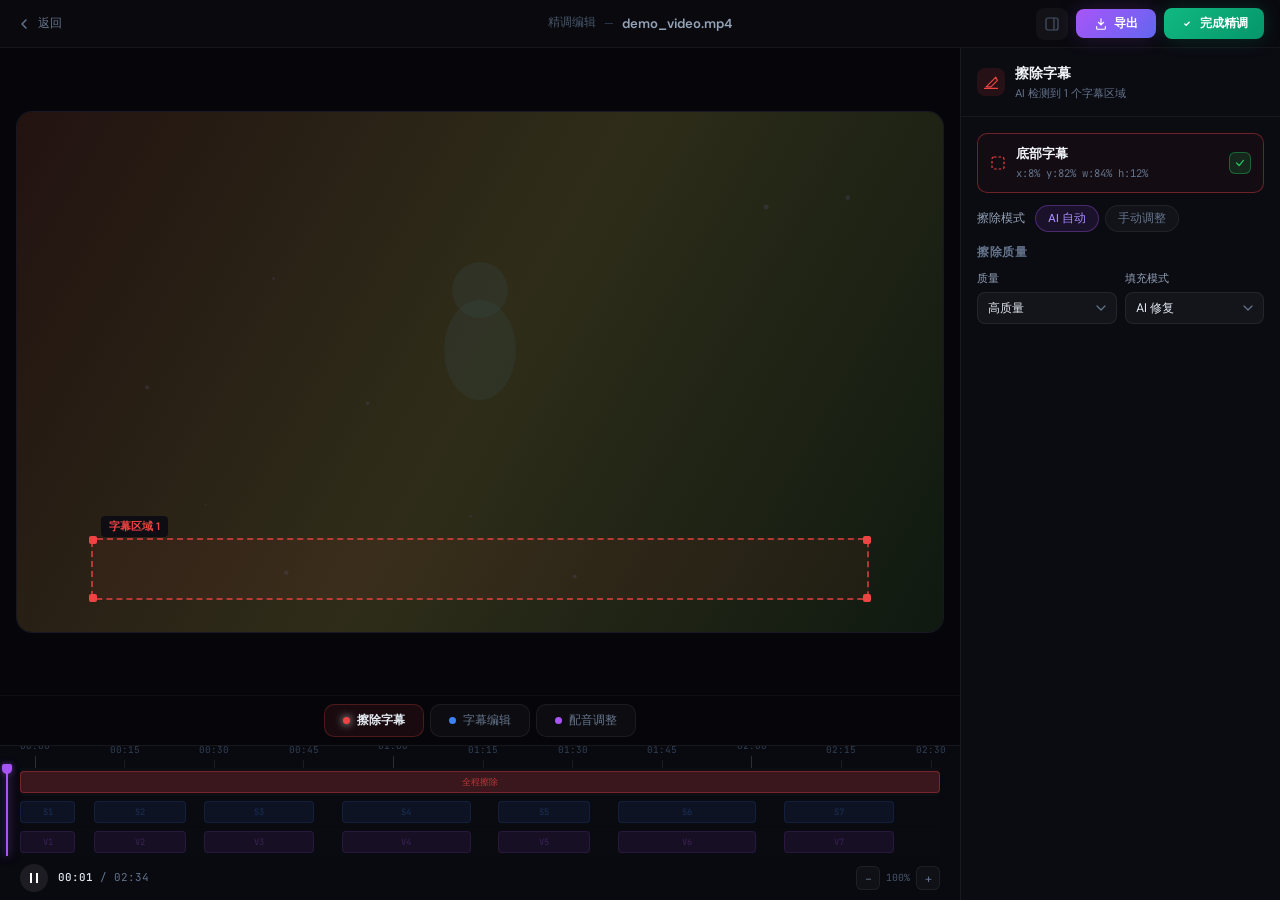
<file: app/editor-v2.html>
<!DOCTYPE html>
<html lang="zh-CN">
<head>
    <meta charset="UTF-8">
    <meta name="viewport" content="width=device-width, initial-scale=1.0">
    <title>精调编辑器 — Tideo</title>
    <link rel="stylesheet" href="style.css">
    <link rel="stylesheet" href="editor-v2.css">
    <link href="https://fonts.googleapis.com/css2?family=Space+Grotesk:wght@400;500;600;700&family=DM+Sans:wght@300;400;500;600;700&family=Inter:wght@300;400;500;600;700;800;900&family=JetBrains+Mono:wght@400;500&display=swap" rel="stylesheet">
</head>
<body class="ev2-body">

    <!-- ===== Top Bar ===== -->
    <header class="ev2-topbar">
        <a href="translate-v7.html" class="ev2-back">
            <svg width="16" height="16" viewBox="0 0 16 16" fill="none"><path d="M10 12L6 8L10 4" stroke="currentColor" stroke-width="1.5" stroke-linecap="round" stroke-linejoin="round"/></svg>
            返回
        </a>
        <div class="ev2-topbar-center">
            <span class="ev2-filename-label">精调编辑</span>
            <span class="ev2-filename-sep">—</span>
            <span class="ev2-filename">demo_video.mp4</span>
        </div>
        <div class="ev2-topbar-right">
            <button class="ev2-topbar-btn" id="panelToggle" title="收起/展开面板">
                <svg width="16" height="16" viewBox="0 0 16 16" fill="none"><rect x="2" y="2" width="12" height="12" rx="2" stroke="currentColor" stroke-width="1.2"/><path d="M10 2V14" stroke="currentColor" stroke-width="1.2"/></svg>
            </button>
            <button class="ev2-btn-export">
                <svg width="14" height="14" viewBox="0 0 16 16" fill="none"><path d="M8 2V9M8 9L11 6M8 9L5 6" stroke="currentColor" stroke-width="1.3" stroke-linecap="round" stroke-linejoin="round"/><path d="M3 11V13C3 13.5523 3.44772 14 4 14H12C12.5523 14 13 13.5523 13 13V11" stroke="currentColor" stroke-width="1.3" stroke-linecap="round"/></svg>
                导出
            </button>
            <a href="result.html" class="ev2-btn-result">
                <svg width="14" height="14" viewBox="0 0 16 16" fill="none"><path d="M5.5 8L7 9.5L10.5 6" stroke="currentColor" stroke-width="1.5" stroke-linecap="round" stroke-linejoin="round"/></svg>
                完成精调
            </a>
        </div>
    </header>

    <!-- ===== Main: Video + Panel ===== -->
    <div class="ev2-main">

        <!-- Left: Video + Tabs + Timeline -->
        <div class="ev2-canvas-area">

            <!-- Video -->
            <div class="ev2-video-wrap">
                <div class="ev2-video-container">
                    <canvas id="editorCanvas"></canvas>

                    <!-- Erase overlay -->
                    <div class="ev2-overlay ev2-erase-overlay" id="eraseOverlay">
                        <div class="ev2-erase-box" style="left:8%;bottom:6%;width:84%;height:12%;">
                            <span class="ev2-erase-box-label">字幕区域 1</span>
                            <div class="ev2-erase-handle ev2-erase-handle--tl"></div>
                            <div class="ev2-erase-handle ev2-erase-handle--tr"></div>
                            <div class="ev2-erase-handle ev2-erase-handle--bl"></div>
                            <div class="ev2-erase-handle ev2-erase-handle--br"></div>
                        </div>
                    </div>

                    <!-- Subtitle overlay -->
                    <div class="ev2-overlay ev2-subtitle-overlay" id="subtitleOverlay" style="display:none;">
                        <div class="ev2-subtitle-preview">
                            <span class="ev2-sub-en">The future of AI video translation is here</span>
                            <span class="ev2-sub-zh">AI 视频翻译的未来已来</span>
                        </div>
                    </div>

                    <!-- Voice wave overlay -->
                    <div class="ev2-overlay ev2-voice-overlay" id="voiceOverlay" style="display:none;">
                        <div class="ev2-voice-wave" id="voiceWave"></div>
                    </div>
                </div>
            </div>

            <!-- Function Tabs -->
            <div class="ev2-func-tabs" id="funcTabs">
                <button class="ev2-func-tab active" data-tab="erase">
                    <span class="tab-dot"></span>
                    擦除字幕
                </button>
                <button class="ev2-func-tab" data-tab="subtitle">
                    <span class="tab-dot"></span>
                    字幕编辑
                </button>
                <button class="ev2-func-tab" data-tab="voice">
                    <span class="tab-dot"></span>
                    配音调整
                </button>
            </div>

            <!-- Bottom Timeline -->
            <div class="ev2-timeline" id="timeline">
                <!-- Ruler -->
                <div class="ev2-tl-ruler" id="tlRuler">
                    <div class="ev2-tl-ruler-marks" id="rulerMarks"></div>
                </div>

                <!-- Tracks -->
                <div class="ev2-tl-tracks" id="tlTracks">
                    <!-- Erase track -->
                    <div class="ev2-tl-track" data-track="erase">
                        <div class="ev2-tl-track-bg"></div>
                        <div class="ev2-tl-segment ev2-tl-segment--erase" style="left:0%;width:100%;">
                            <span class="ev2-tl-seg-label">全程擦除</span>
                        </div>
                    </div>
                    <!-- Subtitle track -->
                    <div class="ev2-tl-track" data-track="subtitle">
                        <div class="ev2-tl-track-bg"></div>
                        <div class="ev2-tl-segment ev2-tl-segment--subtitle" style="left:0%;width:6%;">
                            <span class="ev2-tl-seg-label">S1</span>
                        </div>
                        <div class="ev2-tl-segment ev2-tl-segment--subtitle" style="left:8%;width:10%;">
                            <span class="ev2-tl-seg-label">S2</span>
                        </div>
                        <div class="ev2-tl-segment ev2-tl-segment--subtitle" style="left:20%;width:12%;">
                            <span class="ev2-tl-seg-label">S3</span>
                        </div>
                        <div class="ev2-tl-segment ev2-tl-segment--subtitle" style="left:35%;width:14%;">
                            <span class="ev2-tl-seg-label">S4</span>
                        </div>
                        <div class="ev2-tl-segment ev2-tl-segment--subtitle" style="left:52%;width:10%;">
                            <span class="ev2-tl-seg-label">S5</span>
                        </div>
                        <div class="ev2-tl-segment ev2-tl-segment--subtitle" style="left:65%;width:15%;">
                            <span class="ev2-tl-seg-label">S6</span>
                        </div>
                        <div class="ev2-tl-segment ev2-tl-segment--subtitle" style="left:83%;width:12%;">
                            <span class="ev2-tl-seg-label">S7</span>
                        </div>
                    </div>
                    <!-- Voice track -->
                    <div class="ev2-tl-track" data-track="voice">
                        <div class="ev2-tl-track-bg"></div>
                        <div class="ev2-tl-segment ev2-tl-segment--voice" style="left:0%;width:6%;">
                            <span class="ev2-tl-seg-label">V1</span>
                        </div>
                        <div class="ev2-tl-segment ev2-tl-segment--voice" style="left:8%;width:10%;">
                            <span class="ev2-tl-seg-label">V2</span>
                        </div>
                        <div class="ev2-tl-segment ev2-tl-segment--voice" style="left:20%;width:12%;">
                            <span class="ev2-tl-seg-label">V3</span>
                        </div>
                        <div class="ev2-tl-segment ev2-tl-segment--voice" style="left:35%;width:14%;">
                            <span class="ev2-tl-seg-label">V4</span>
                        </div>
                        <div class="ev2-tl-segment ev2-tl-segment--voice" style="left:52%;width:10%;">
                            <span class="ev2-tl-seg-label">V5</span>
                        </div>
                        <div class="ev2-tl-segment ev2-tl-segment--voice" style="left:65%;width:15%;">
                            <span class="ev2-tl-seg-label">V6</span>
                        </div>
                        <div class="ev2-tl-segment ev2-tl-segment--voice" style="left:83%;width:12%;">
                            <span class="ev2-tl-seg-label">V7</span>
                        </div>
                    </div>

                    <!-- Playhead -->
                    <div class="ev2-tl-playhead" id="tlPlayhead" style="left:0%;">
                        <div class="ev2-tl-playhead-head"></div>
                        <div class="ev2-tl-playhead-line"></div>
                    </div>
                </div>

                <!-- Controls -->
                <div class="ev2-tl-controls">
                    <button class="ev2-tl-play playing" id="tlPlay">
                        <svg width="12" height="12" viewBox="0 0 14 14" fill="none"><path d="M3 1.5L12 7L3 12.5V1.5Z" fill="currentColor"/></svg>
                    </button>
                    <span class="ev2-tl-time" id="tlTime">
                        <span class="current">00:00</span> / 02:34
                    </span>
                    <div class="ev2-tl-zoom">
                        <button class="ev2-tl-zoom-btn" id="zoomOut">−</button>
                        <span class="ev2-tl-zoom-label">100%</span>
                        <button class="ev2-tl-zoom-btn" id="zoomIn">+</button>
                    </div>
                </div>
            </div>
        </div>

        <!-- Right Panel -->
        <aside class="ev2-panel" id="rightPanel">
            <!-- Erase Panel -->
            <div class="ev2-panel-content active" id="panelErase">
                <div class="ev2-panel-header">
                    <div class="ev2-panel-icon ev2-panel-icon--red">
                        <svg width="16" height="16" viewBox="0 0 20 20" fill="none"><path d="M16 4L8 12L4 16H10L18 8L16 4Z" stroke="currentColor" stroke-width="1.5" stroke-linejoin="round"/><path d="M2 18H18" stroke="currentColor" stroke-width="1.5" stroke-linecap="round"/></svg>
                    </div>
                    <div>
                        <h3>擦除字幕</h3>
                        <p>AI 检测到 1 个字幕区域</p>
                    </div>
                </div>
                <div class="ev2-panel-body">
                    <div class="ev2-region-list">
                        <div class="ev2-region-card active">
                            <span class="ev2-region-icon">
                                <svg width="16" height="16" viewBox="0 0 16 16" fill="none"><rect x="2" y="2" width="12" height="12" rx="2" stroke="currentColor" stroke-width="1.2" stroke-dasharray="2.5 2"/></svg>
                            </span>
                            <div class="ev2-region-info">
                                <span class="ev2-region-title">底部字幕</span>
                                <span class="ev2-region-meta">x:8% y:82% w:84% h:12%</span>
                            </div>
                            <button class="ev2-region-check checked">
                                <svg width="12" height="12" viewBox="0 0 14 14" fill="none"><path d="M3 7L6 10L11 4" stroke="currentColor" stroke-width="1.5" stroke-linecap="round" stroke-linejoin="round"/></svg>
                            </button>
                        </div>
                    </div>
                    <div class="ev2-mode-row">
                        <label>擦除模式</label>
                        <div class="ev2-mode-chips">
                            <button class="ev2-mode-chip active">AI 自动</button>
                            <button class="ev2-mode-chip">手动调整</button>
                        </div>
                    </div>
                    <div class="ev2-config-group">
                        <span class="ev2-config-label">擦除质量</span>
                        <div class="ev2-config-grid">
                            <div class="ev2-config-field">
                                <label>质量</label>
                                <select><option>高质量</option><option>标准</option><option>快速</option></select>
                            </div>
                            <div class="ev2-config-field">
                                <label>填充模式</label>
                                <select><option>AI 修复</option><option>纯色填充</option><option>模糊</option></select>
                            </div>
                        </div>
                    </div>
                </div>
            </div>

            <!-- Subtitle Panel -->
            <div class="ev2-panel-content" id="panelSubtitle">
                <div class="ev2-panel-header">
                    <div class="ev2-panel-icon ev2-panel-icon--blue">
                        <svg width="16" height="16" viewBox="0 0 20 20" fill="none"><rect x="3" y="5" width="14" height="10" rx="2" stroke="currentColor" stroke-width="1.5"/><path d="M6 11H14M6 13H11" stroke="currentColor" stroke-width="1.2" stroke-linecap="round"/></svg>
                    </div>
                    <div>
                        <h3>字幕编辑</h3>
                        <p>点击字幕可编辑内容</p>
                    </div>
                </div>
                <div class="ev2-panel-body">
                    <div class="ev2-config-group">
                        <div class="ev2-config-grid">
                            <div class="ev2-config-field">
                                <label>字幕语言</label>
                                <select><option>英语</option><option>中文</option><option>日语</option><option>韩语</option><option>法语</option><option>德语</option></select>
                            </div>
                            <div class="ev2-config-field">
                                <label>显示样式</label>
                                <select><option>双语对照</option><option>仅译文</option><option>仅原文</option></select>
                            </div>
                            <div class="ev2-config-field">
                                <label>字体大小</label>
                                <select><option>中</option><option>小</option><option>大</option></select>
                            </div>
                            <div class="ev2-config-field">
                                <label>位置</label>
                                <select><option>底部居中</option><option>顶部居中</option></select>
                            </div>
                        </div>
                    </div>
                    <span class="ev2-config-label">字幕列表</span>
                    <div class="ev2-sub-list">
                        <div class="ev2-sub-item active">
                            <span class="ev2-sub-time">00:03</span>
                            <div class="ev2-sub-texts">
                                <span class="ev2-sub-orig">大家好，欢迎来到今天的分享</span>
                                <span class="ev2-sub-trans">Hello everyone, welcome to today's sharing</span>
                            </div>
                            <button class="ev2-sub-edit-btn">
                                <svg width="12" height="12" viewBox="0 0 14 14" fill="none"><path d="M10 2L12 4L5 11H3V9L10 2Z" stroke="currentColor" stroke-width="1.2" stroke-linejoin="round"/></svg>
                            </button>
                        </div>
                        <div class="ev2-sub-item">
                            <span class="ev2-sub-time">00:09</span>
                            <div class="ev2-sub-texts">
                                <span class="ev2-sub-orig">今天我们来聊一聊 AI 视频翻译</span>
                                <span class="ev2-sub-trans">Today let's talk about AI video translation</span>
                            </div>
                            <button class="ev2-sub-edit-btn">
                                <svg width="12" height="12" viewBox="0 0 14 14" fill="none"><path d="M10 2L12 4L5 11H3V9L10 2Z" stroke="currentColor" stroke-width="1.2" stroke-linejoin="round"/></svg>
                            </button>
                        </div>
                        <div class="ev2-sub-item">
                            <span class="ev2-sub-time">00:16</span>
                            <div class="ev2-sub-texts">
                                <span class="ev2-sub-orig">这项技术可以自动擦除原有字幕</span>
                                <span class="ev2-sub-trans">This technology can automatically erase subtitles</span>
                            </div>
                            <button class="ev2-sub-edit-btn">
                                <svg width="12" height="12" viewBox="0 0 14 14" fill="none"><path d="M10 2L12 4L5 11H3V9L10 2Z" stroke="currentColor" stroke-width="1.2" stroke-linejoin="round"/></svg>
                            </button>
                        </div>
                        <div class="ev2-sub-item">
                            <span class="ev2-sub-time">00:24</span>
                            <div class="ev2-sub-texts">
                                <span class="ev2-sub-orig">并且重新生成目标语言的配音</span>
                                <span class="ev2-sub-trans">And regenerate dubbing in the target language</span>
                            </div>
                            <button class="ev2-sub-edit-btn">
                                <svg width="12" height="12" viewBox="0 0 14 14" fill="none"><path d="M10 2L12 4L5 11H3V9L10 2Z" stroke="currentColor" stroke-width="1.2" stroke-linejoin="round"/></svg>
                            </button>
                        </div>
                        <div class="ev2-sub-item">
                            <span class="ev2-sub-time">00:38</span>
                            <div class="ev2-sub-texts">
                                <span class="ev2-sub-orig">整个流程完全自动化</span>
                                <span class="ev2-sub-trans">The entire process is fully automated</span>
                            </div>
                            <button class="ev2-sub-edit-btn">
                                <svg width="12" height="12" viewBox="0 0 14 14" fill="none"><path d="M10 2L12 4L5 11H3V9L10 2Z" stroke="currentColor" stroke-width="1.2" stroke-linejoin="round"/></svg>
                            </button>
                        </div>
                        <div class="ev2-sub-item">
                            <span class="ev2-sub-time">00:55</span>
                            <div class="ev2-sub-texts">
                                <span class="ev2-sub-orig">声音克隆让配音听起来非常自然</span>
                                <span class="ev2-sub-trans">Voice cloning makes dubbing sound very natural</span>
                            </div>
                            <button class="ev2-sub-edit-btn">
                                <svg width="12" height="12" viewBox="0 0 14 14" fill="none"><path d="M10 2L12 4L5 11H3V9L10 2Z" stroke="currentColor" stroke-width="1.2" stroke-linejoin="round"/></svg>
                            </button>
                        </div>
                        <div class="ev2-sub-item">
                            <span class="ev2-sub-time">01:15</span>
                            <div class="ev2-sub-texts">
                                <span class="ev2-sub-orig">希望这个功能对大家有帮助</span>
                                <span class="ev2-sub-trans">Hope this feature is helpful to everyone</span>
                            </div>
                            <button class="ev2-sub-edit-btn">
                                <svg width="12" height="12" viewBox="0 0 14 14" fill="none"><path d="M10 2L12 4L5 11H3V9L10 2Z" stroke="currentColor" stroke-width="1.2" stroke-linejoin="round"/></svg>
                            </button>
                        </div>
                    </div>
                </div>
            </div>

            <!-- Voice Panel -->
            <div class="ev2-panel-content" id="panelVoice">
                <div class="ev2-panel-header">
                    <div class="ev2-panel-icon ev2-panel-icon--purple">
                        <svg width="16" height="16" viewBox="0 0 20 20" fill="none"><path d="M10 3V13M7 7V9M13 5V11M4 9V7M16 8V10" stroke="currentColor" stroke-width="1.5" stroke-linecap="round"/></svg>
                    </div>
                    <div>
                        <h3>配音调整</h3>
                        <p>AI 声音克隆配音</p>
                    </div>
                </div>
                <div class="ev2-panel-body">
                    <div class="ev2-config-group">
                        <div class="ev2-config-grid">
                            <div class="ev2-config-field">
                                <label>声音风格</label>
                                <select><option>克隆原声</option><option>自然男声 A</option><option>自然男声 B</option><option>自然女声 A</option><option>自然女声 B</option></select>
                            </div>
                            <div class="ev2-config-field">
                                <label>语速</label>
                                <select><option>自动匹配</option><option>稍快</option><option>稍慢</option><option>正常</option></select>
                            </div>
                            <div class="ev2-config-field">
                                <label>音调偏移</label>
                                <select><option>0 (原始)</option><option>+1</option><option>+2</option><option>-1</option><option>-2</option></select>
                            </div>
                            <div class="ev2-config-field">
                                <label>背景音保留</label>
                                <select><option>保留原声背景</option><option>静音</option><option>降低 50%</option></select>
                            </div>
                        </div>
                    </div>
                    <span class="ev2-config-label">配音片段</span>
                    <div class="ev2-voice-list">
                        <div class="ev2-voice-item active">
                            <span class="ev2-voice-time">00:03</span>
                            <span class="ev2-voice-text">Hello everyone, welcome to today's sharing</span>
                            <button class="ev2-voice-play">
                                <svg width="10" height="10" viewBox="0 0 12 12" fill="none"><path d="M3 1.5L10 6L3 10.5V1.5Z" fill="currentColor"/></svg>
                            </button>
                        </div>
                        <div class="ev2-voice-item">
                            <span class="ev2-voice-time">00:09</span>
                            <span class="ev2-voice-text">Today let's talk about AI video translation</span>
                            <button class="ev2-voice-play">
                                <svg width="10" height="10" viewBox="0 0 12 12" fill="none"><path d="M3 1.5L10 6L3 10.5V1.5Z" fill="currentColor"/></svg>
                            </button>
                        </div>
                        <div class="ev2-voice-item">
                            <span class="ev2-voice-time">00:16</span>
                            <span class="ev2-voice-text">This technology can automatically erase subtitles</span>
                            <button class="ev2-voice-play">
                                <svg width="10" height="10" viewBox="0 0 12 12" fill="none"><path d="M3 1.5L10 6L3 10.5V1.5Z" fill="currentColor"/></svg>
                            </button>
                        </div>
                        <div class="ev2-voice-item">
                            <span class="ev2-voice-time">00:24</span>
                            <span class="ev2-voice-text">And regenerate dubbing in the target language</span>
                            <button class="ev2-voice-play">
                                <svg width="10" height="10" viewBox="0 0 12 12" fill="none"><path d="M3 1.5L10 6L3 10.5V1.5Z" fill="currentColor"/></svg>
                            </button>
                        </div>
                        <div class="ev2-voice-item">
                            <span class="ev2-voice-time">00:38</span>
                            <span class="ev2-voice-text">The entire process is fully automated</span>
                            <button class="ev2-voice-play">
                                <svg width="10" height="10" viewBox="0 0 12 12" fill="none"><path d="M3 1.5L10 6L3 10.5V1.5Z" fill="currentColor"/></svg>
                            </button>
                        </div>
                        <div class="ev2-voice-item">
                            <span class="ev2-voice-time">00:55</span>
                            <span class="ev2-voice-text">Voice cloning makes dubbing sound very natural</span>
                            <button class="ev2-voice-play">
                                <svg width="10" height="10" viewBox="0 0 12 12" fill="none"><path d="M3 1.5L10 6L3 10.5V1.5Z" fill="currentColor"/></svg>
                            </button>
                        </div>
                        <div class="ev2-voice-item">
                            <span class="ev2-voice-time">01:15</span>
                            <span class="ev2-voice-text">Hope this feature is helpful to everyone</span>
                            <button class="ev2-voice-play">
                                <svg width="10" height="10" viewBox="0 0 12 12" fill="none"><path d="M3 1.5L10 6L3 10.5V1.5Z" fill="currentColor"/></svg>
                            </button>
                        </div>
                    </div>
                </div>
            </div>
        </aside>
    </div>

    <script>
    (function() {
        /* ===== State ===== */
        let playing = true;
        let videoTime = 0;
        const videoDuration = 154; // 2:34
        let animFrame = null;
        let activeTab = 'erase';

        /* ===== Elements ===== */
        const canvas = document.getElementById('editorCanvas');
        const ctx = canvas.getContext('2d');
        const eraseOverlay = document.getElementById('eraseOverlay');
        const subtitleOverlay = document.getElementById('subtitleOverlay');
        const voiceOverlay = document.getElementById('voiceOverlay');
        const rightPanel = document.getElementById('rightPanel');
        const tlPlayhead = document.getElementById('tlPlayhead');
        const tlTracks = document.getElementById('tlTracks');

        /* ===== Canvas ===== */
        function resizeCanvas() {
            const container = canvas.parentElement;
            const dpr = window.devicePixelRatio || 1;
            canvas.width = container.clientWidth * dpr;
            canvas.height = container.clientHeight * dpr;
        }
        resizeCanvas();
        window.addEventListener('resize', resizeCanvas);

        function drawFrame(t) {
            const dpr = window.devicePixelRatio || 1;
            const w = canvas.width / dpr;
            const h = canvas.height / dpr;
            ctx.save();
            ctx.setTransform(dpr, 0, 0, dpr, 0, 0);
            ctx.clearRect(0, 0, w, h);

            const hue = (t * 6) % 360;
            const grd = ctx.createLinearGradient(0, 0, w, h);
            grd.addColorStop(0, `hsl(${hue}, 35%, 10%)`);
            grd.addColorStop(0.5, `hsl(${(hue+50)%360}, 30%, 14%)`);
            grd.addColorStop(1, `hsl(${(hue+120)%360}, 25%, 8%)`);
            ctx.fillStyle = grd;
            ctx.fillRect(0, 0, w, h);

            // Silhouette
            const cx = w * 0.5, cy = h * 0.4;
            ctx.globalAlpha = 0.2;
            ctx.beginPath();
            ctx.arc(cx, cy - 30, 28, 0, Math.PI * 2);
            ctx.fillStyle = `hsl(${hue+180}, 20%, 28%)`;
            ctx.fill();
            ctx.beginPath();
            ctx.ellipse(cx, cy + 30, 36, 50, 0, 0, Math.PI * 2);
            ctx.fill();

            // Particles
            ctx.globalAlpha = 0.12;
            for (let i = 0; i < 10; i++) {
                const px = (Math.sin(t * 0.25 + i * 2) * 0.4 + 0.5) * w;
                const py = (Math.cos(t * 0.18 + i * 2.3) * 0.4 + 0.5) * h;
                ctx.beginPath();
                ctx.arc(px, py, 1.5 + Math.sin(t * 0.5 + i), 0, Math.PI * 2);
                ctx.fillStyle = '#818cf8';
                ctx.fill();
            }
            ctx.restore();
        }

        function tick() {
            if (playing) {
                videoTime += 1 / 60;
                if (videoTime >= videoDuration) videoTime = 0;
            }
            drawFrame(videoTime);
            updateUI();
            animFrame = requestAnimationFrame(tick);
        }

        function updateUI() {
            const pct = (videoTime / videoDuration) * 100;
            tlPlayhead.style.left = pct + '%';

            const m = Math.floor(videoTime / 60);
            const s = Math.floor(videoTime % 60);
            document.getElementById('tlTime').innerHTML =
                `<span class="current">${String(m).padStart(2,'0')}:${String(s).padStart(2,'0')}</span> / 02:34`;
        }

        /* ===== Timeline ruler ===== */
        function buildRuler() {
            const marks = document.getElementById('rulerMarks');
            marks.innerHTML = '';
            const totalSec = videoDuration;
            const step = 15; // every 15s
            for (let s = 0; s <= totalSec; s += step) {
                const pct = (s / totalSec) * 100;
                const mark = document.createElement('div');
                mark.className = 'ev2-tl-ruler-mark' + (s % 60 === 0 ? ' major' : '');
                mark.style.left = pct + '%';
                const m = Math.floor(s / 60);
                const sec = s % 60;
                mark.innerHTML = `<span class="tick-label">${String(m).padStart(2,'0')}:${String(sec).padStart(2,'0')}</span><span class="tick"></span>`;
                marks.appendChild(mark);
            }
        }
        buildRuler();

        /* ===== Voice wave bars ===== */
        function initVoiceWave() {
            const wave = document.getElementById('voiceWave');
            let html = '';
            for (let i = 0; i < 40; i++) {
                const h = 8 + Math.random() * 28;
                const delay = (i * 0.05).toFixed(2);
                html += `<div class="ev2-vw-bar" style="height:${h}px;animation-delay:${delay}s;"></div>`;
            }
            wave.innerHTML = html;
        }
        initVoiceWave();

        /* ===== Tab switching ===== */
        function switchTab(tab) {
            activeTab = tab;

            // Tabs
            document.querySelectorAll('.ev2-func-tab').forEach(t => {
                t.classList.toggle('active', t.dataset.tab === tab);
            });

            // Panels
            document.querySelectorAll('.ev2-panel-content').forEach(p => p.classList.remove('active'));
            const panelMap = { erase: 'panelErase', subtitle: 'panelSubtitle', voice: 'panelVoice' };
            document.getElementById(panelMap[tab]).classList.add('active');

            // Overlays
            eraseOverlay.style.display = tab === 'erase' ? '' : 'none';
            subtitleOverlay.style.display = tab === 'subtitle' ? '' : 'none';
            voiceOverlay.style.display = tab === 'voice' ? '' : 'none';

            // Highlight corresponding track
            document.querySelectorAll('.ev2-tl-track').forEach(track => {
                track.style.opacity = track.dataset.track === tab ? '1' : '0.4';
            });
        }

        document.querySelectorAll('.ev2-func-tab').forEach(btn => {
            btn.addEventListener('click', () => switchTab(btn.dataset.tab));
        });

        // Initial state
        switchTab('erase');

        /* ===== Play/Pause ===== */
        document.getElementById('tlPlay').addEventListener('click', () => {
            playing = !playing;
            document.getElementById('tlPlay').classList.toggle('playing', playing);
        });

        /* ===== Timeline click-to-seek ===== */
        tlTracks.addEventListener('click', e => {
            const rect = tlTracks.getBoundingClientRect();
            const pct = Math.max(0, Math.min(1, (e.clientX - rect.left) / rect.width));
            videoTime = pct * videoDuration;
        });

        /* ===== Panel toggle ===== */
        document.getElementById('panelToggle').addEventListener('click', () => {
            rightPanel.classList.toggle('collapsed');
        });

        /* ===== Mode chips ===== */
        document.querySelectorAll('.ev2-mode-chip').forEach(chip => {
            chip.addEventListener('click', () => {
                chip.parentElement.querySelectorAll('.ev2-mode-chip').forEach(c => c.classList.remove('active'));
                chip.classList.add('active');
            });
        });

        /* ===== Region check toggle ===== */
        document.querySelectorAll('.ev2-region-check').forEach(btn => {
            btn.addEventListener('click', () => btn.classList.toggle('checked'));
        });

        /* ===== Keyboard shortcuts ===== */
        document.addEventListener('keydown', e => {
            if (e.code === 'Space') {
                e.preventDefault();
                playing = !playing;
                document.getElementById('tlPlay').classList.toggle('playing', playing);
            }
            if (e.code === 'Digit1') switchTab('erase');
            if (e.code === 'Digit2') switchTab('subtitle');
            if (e.code === 'Digit3') switchTab('voice');
            if (e.code === 'ArrowLeft') { videoTime = Math.max(0, videoTime - 5); }
            if (e.code === 'ArrowRight') { videoTime = Math.min(videoDuration, videoTime + 5); }
            if (e.code === 'Escape') rightPanel.classList.toggle('collapsed');
        });

        /* ===== Start ===== */
        tick();
    })();
    </script>
</body>
</html>
</file>
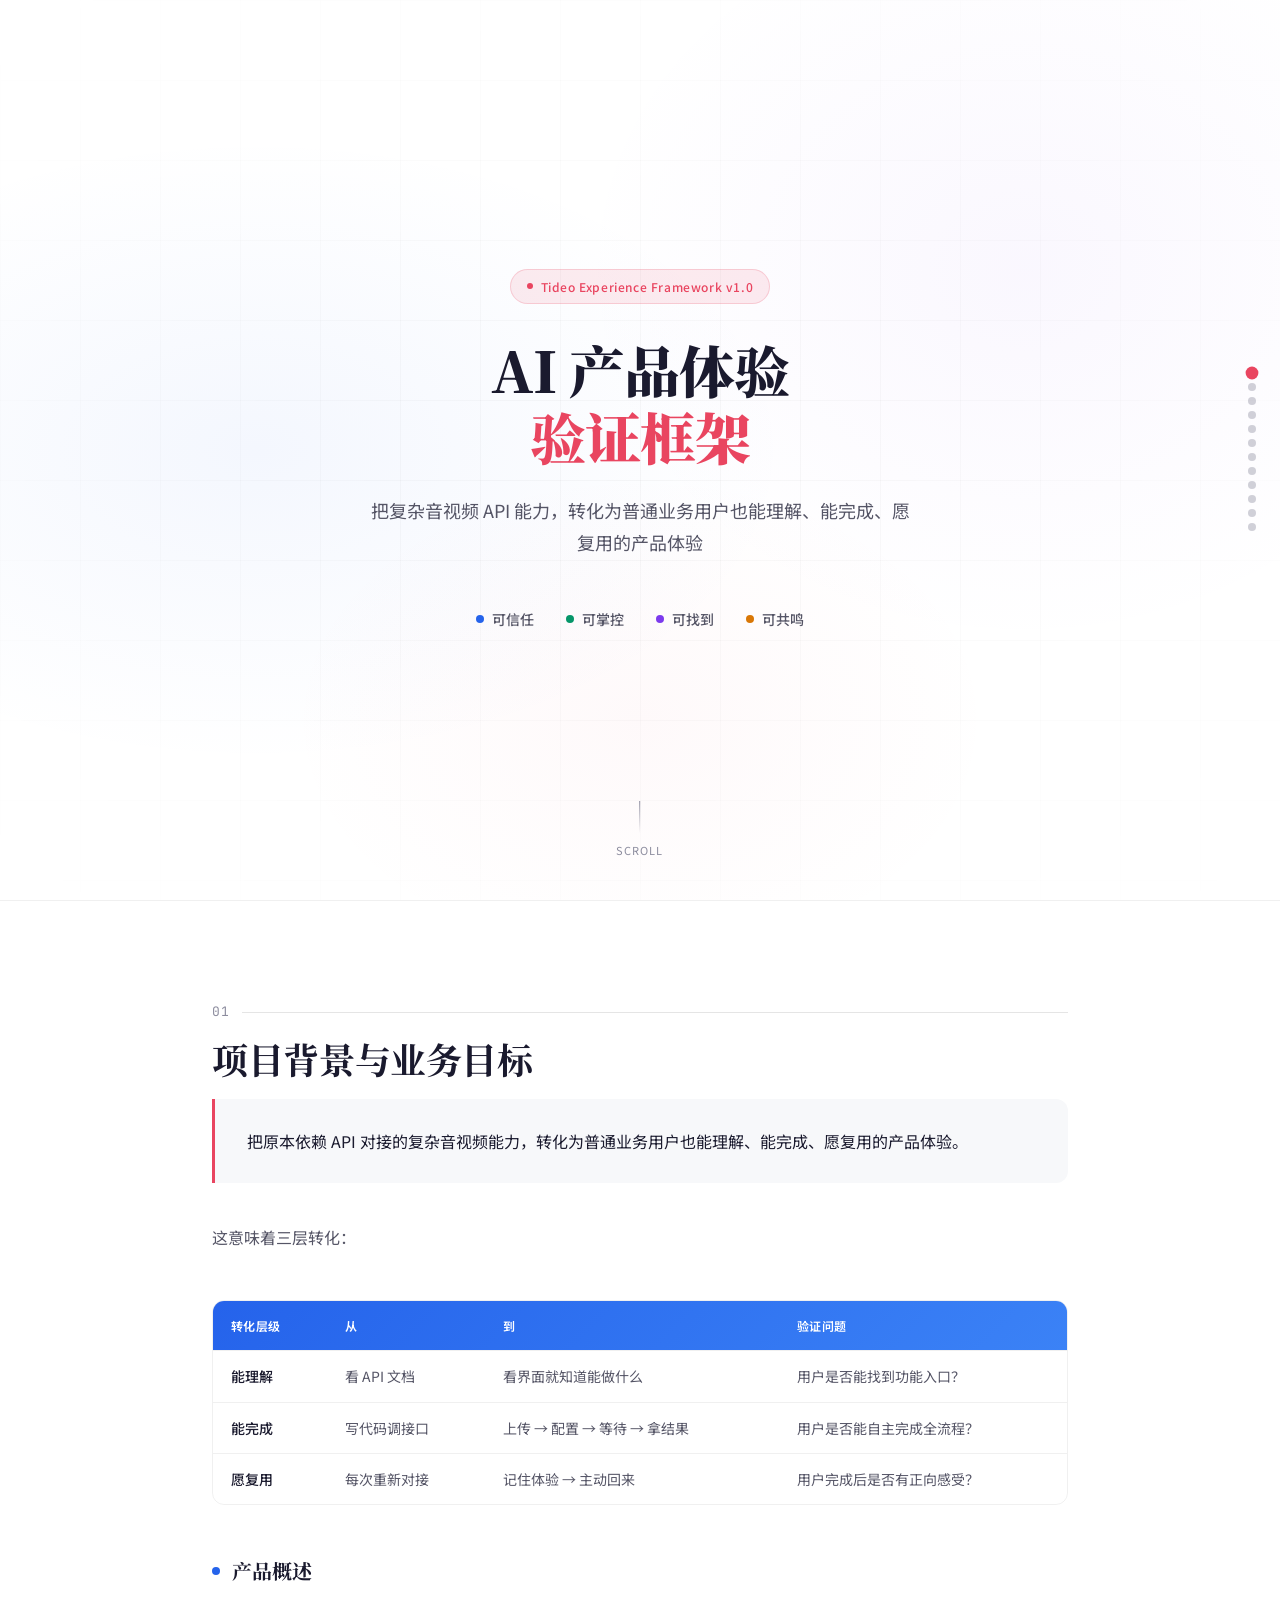
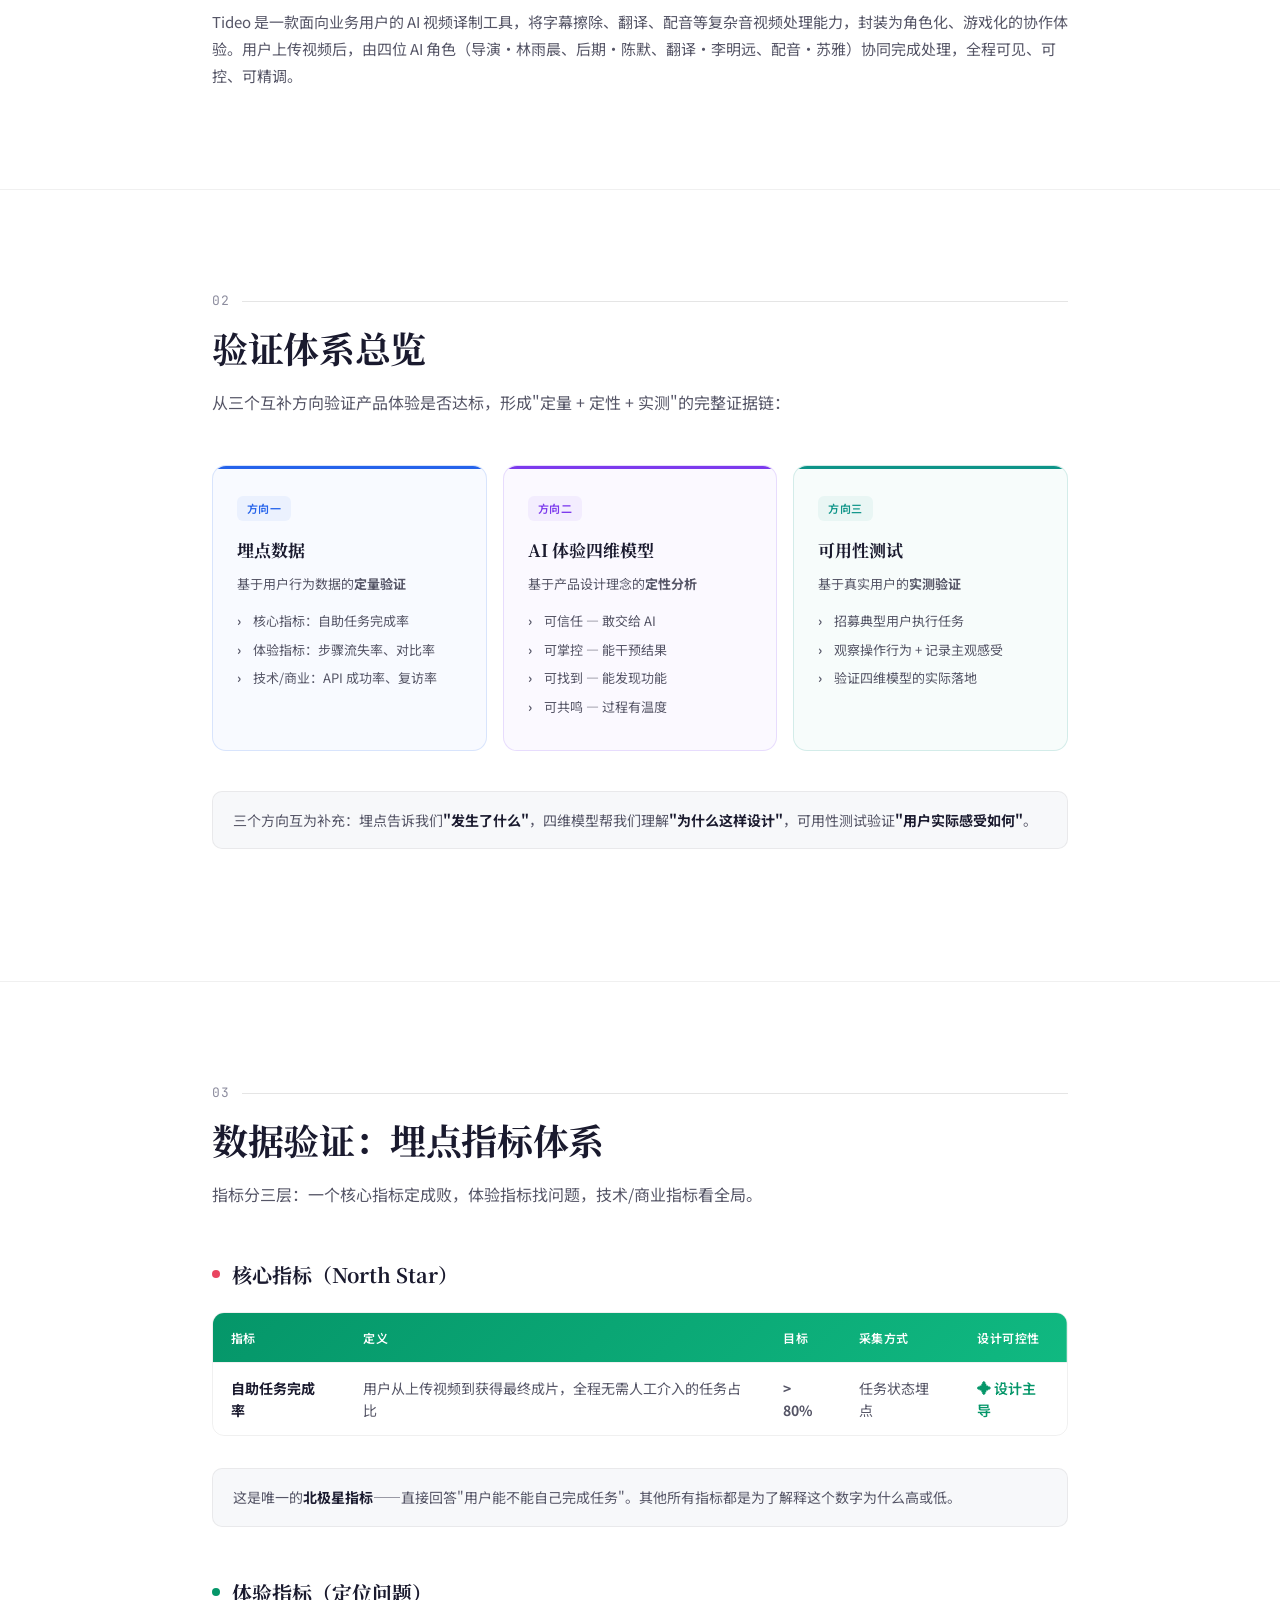
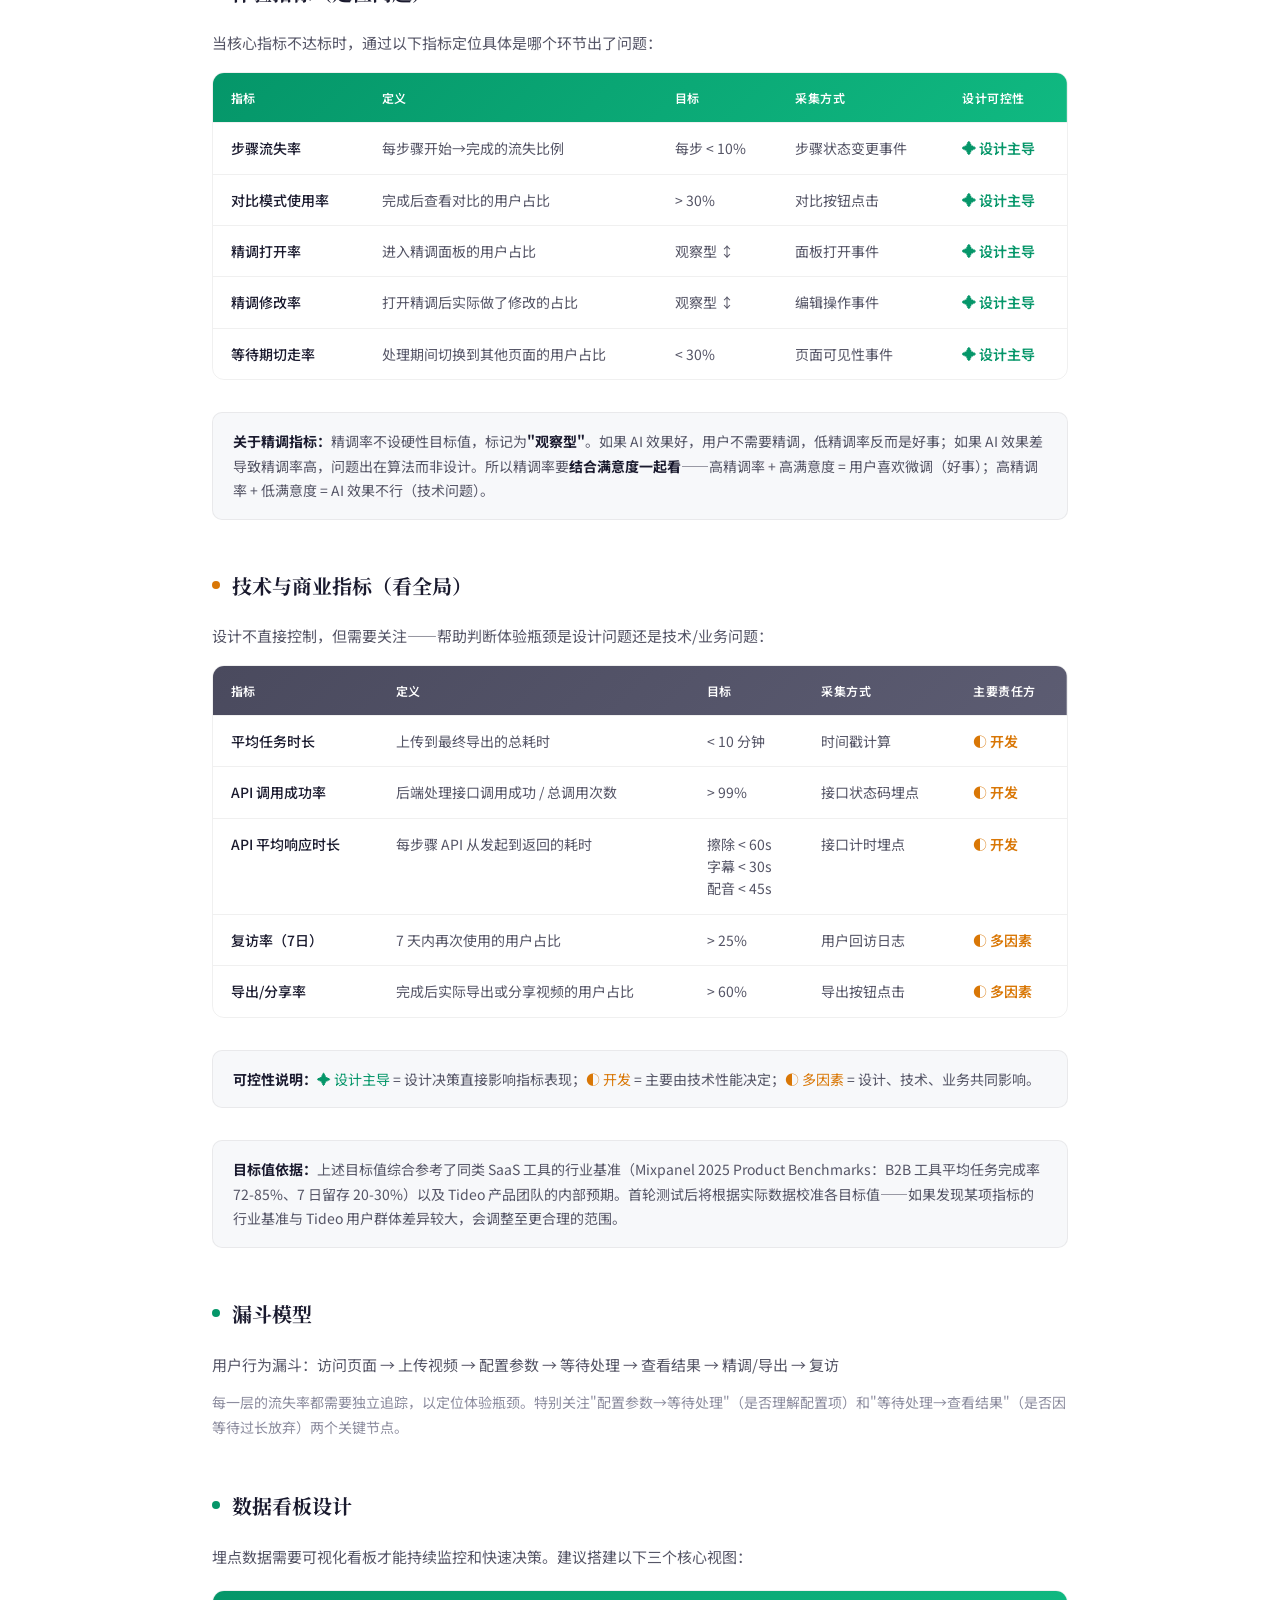
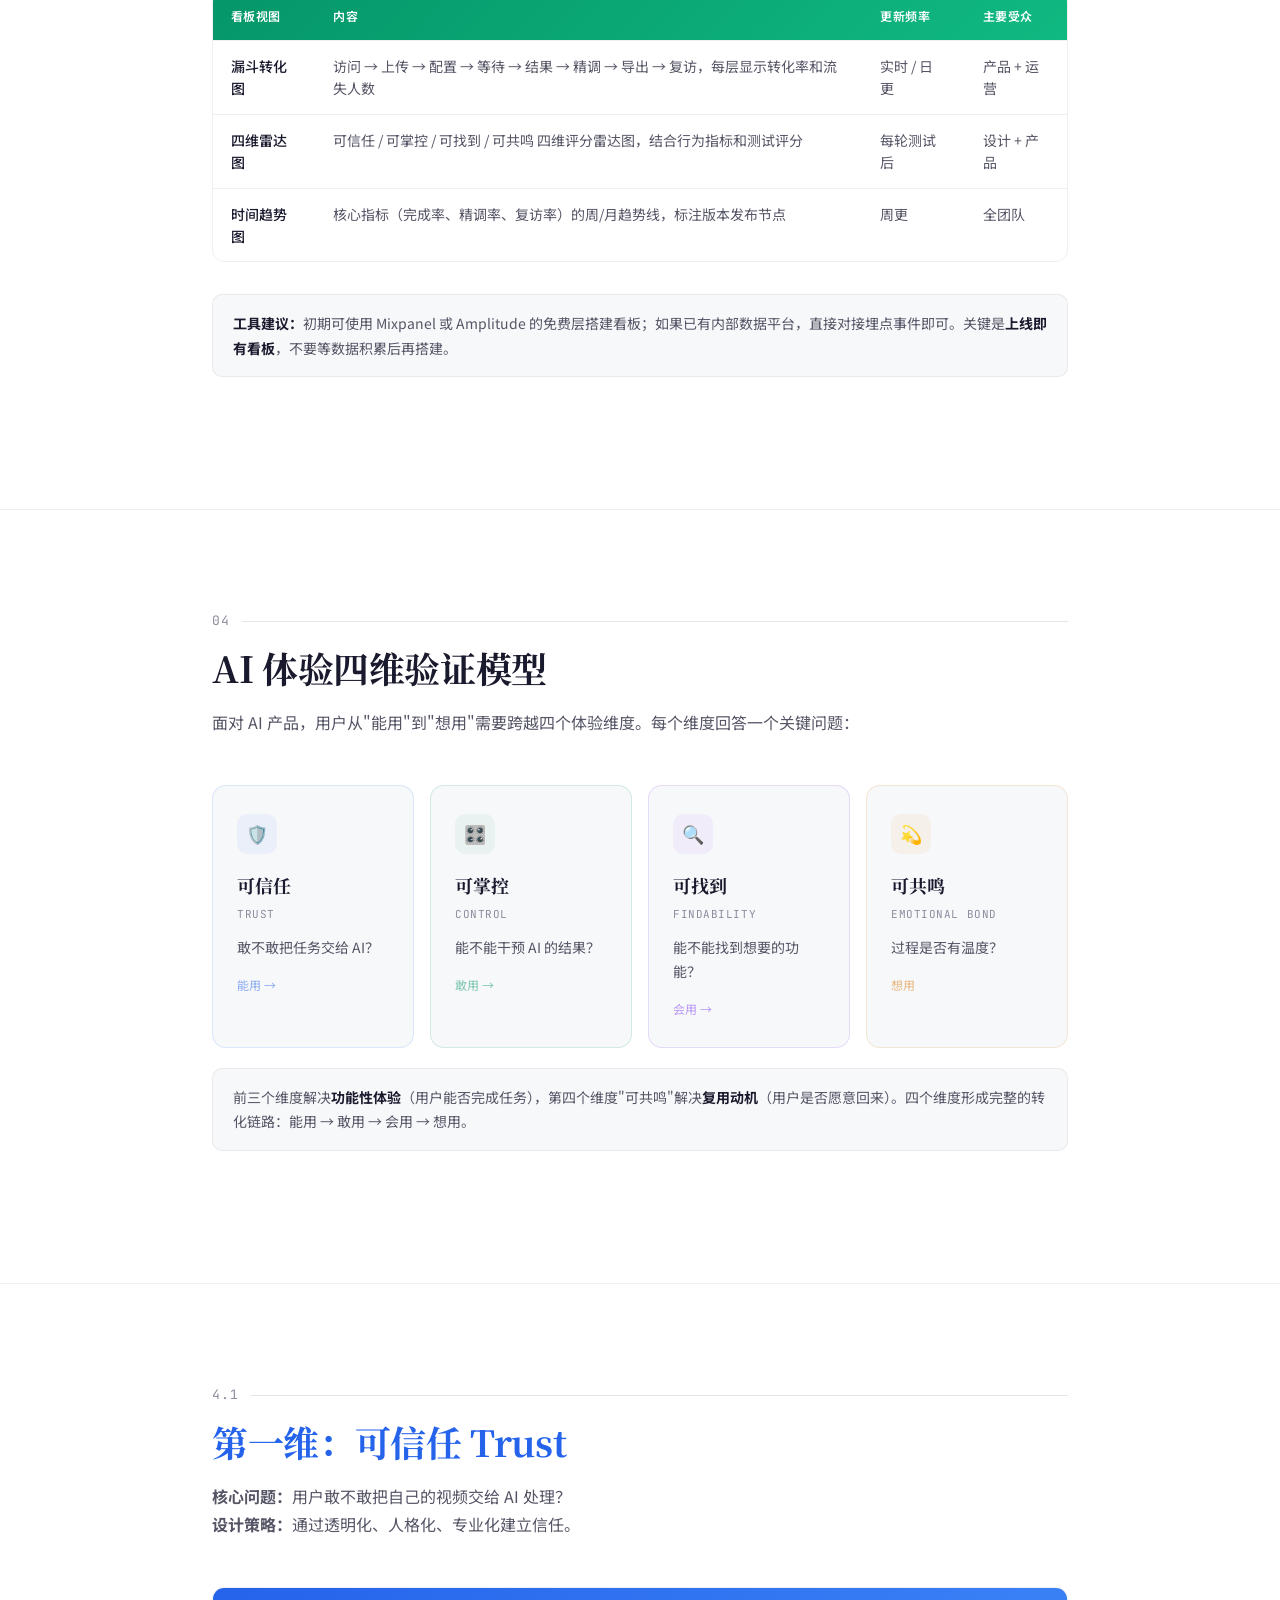
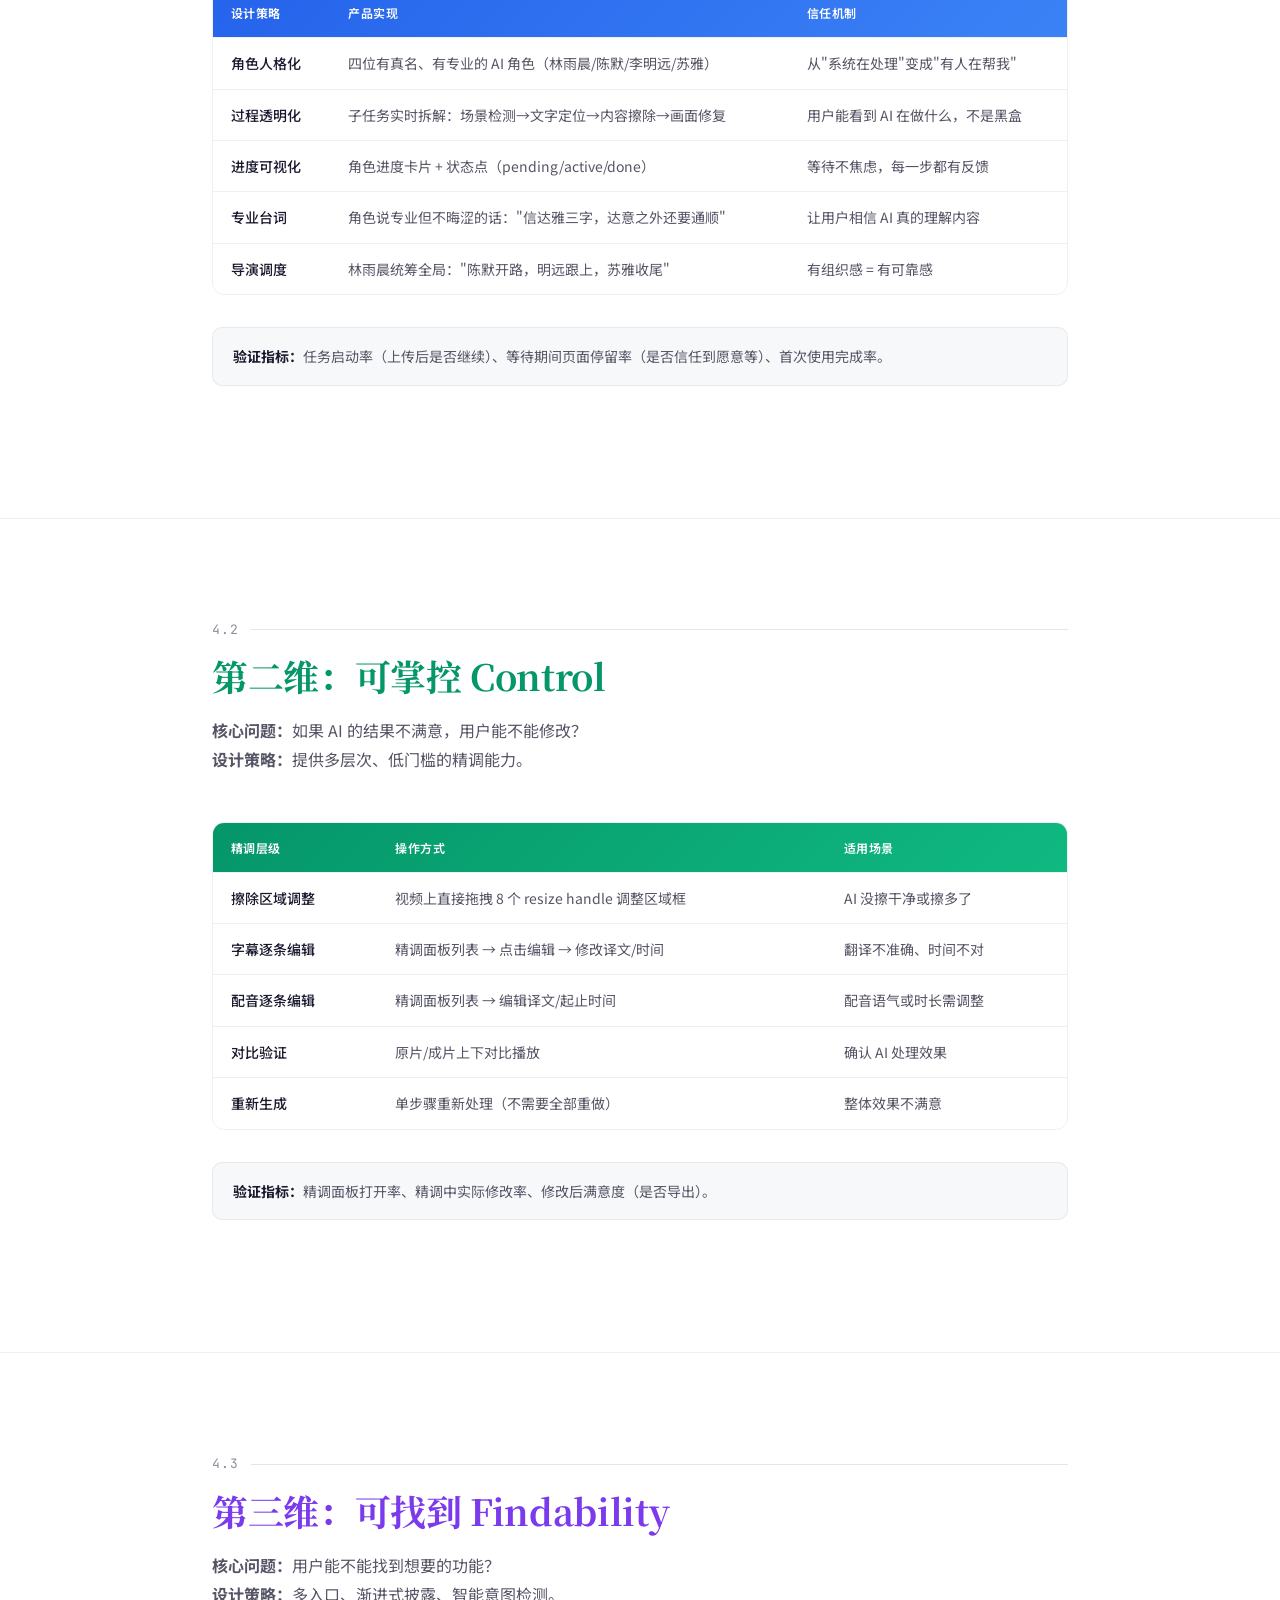
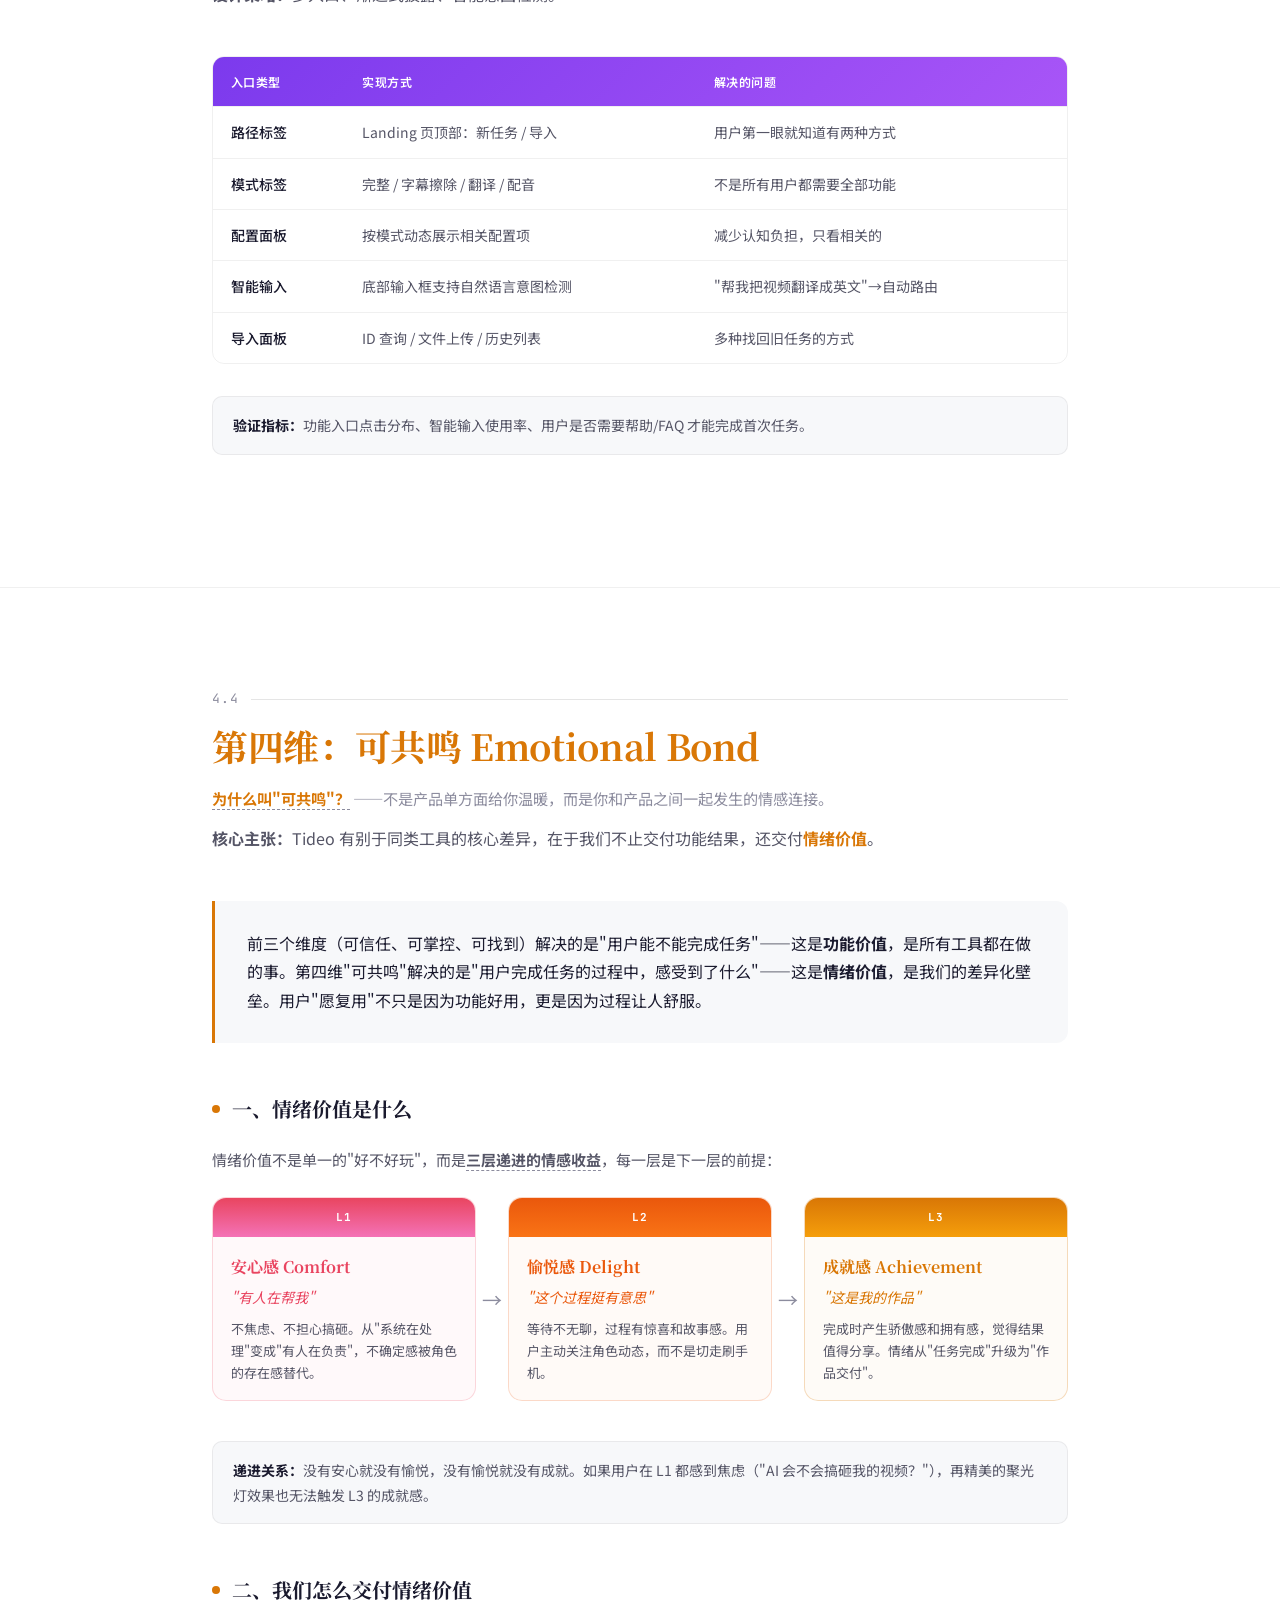
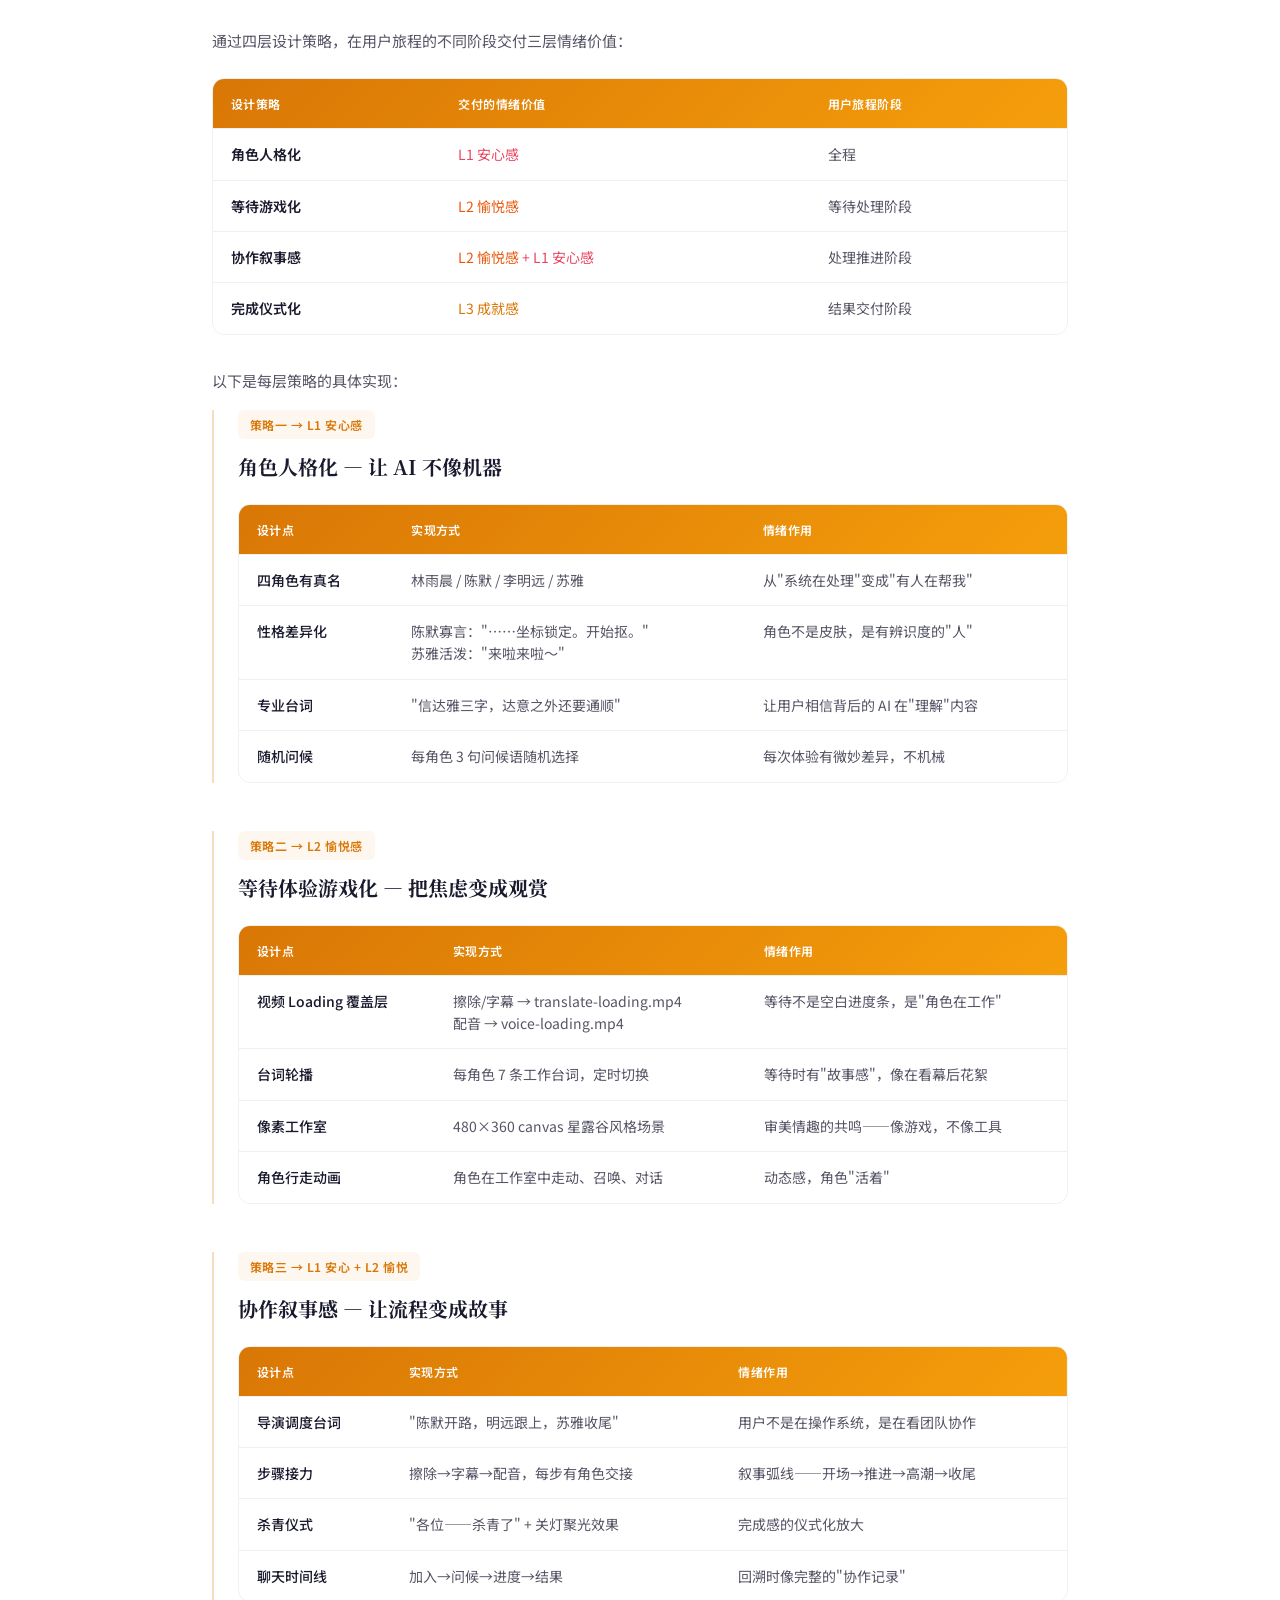
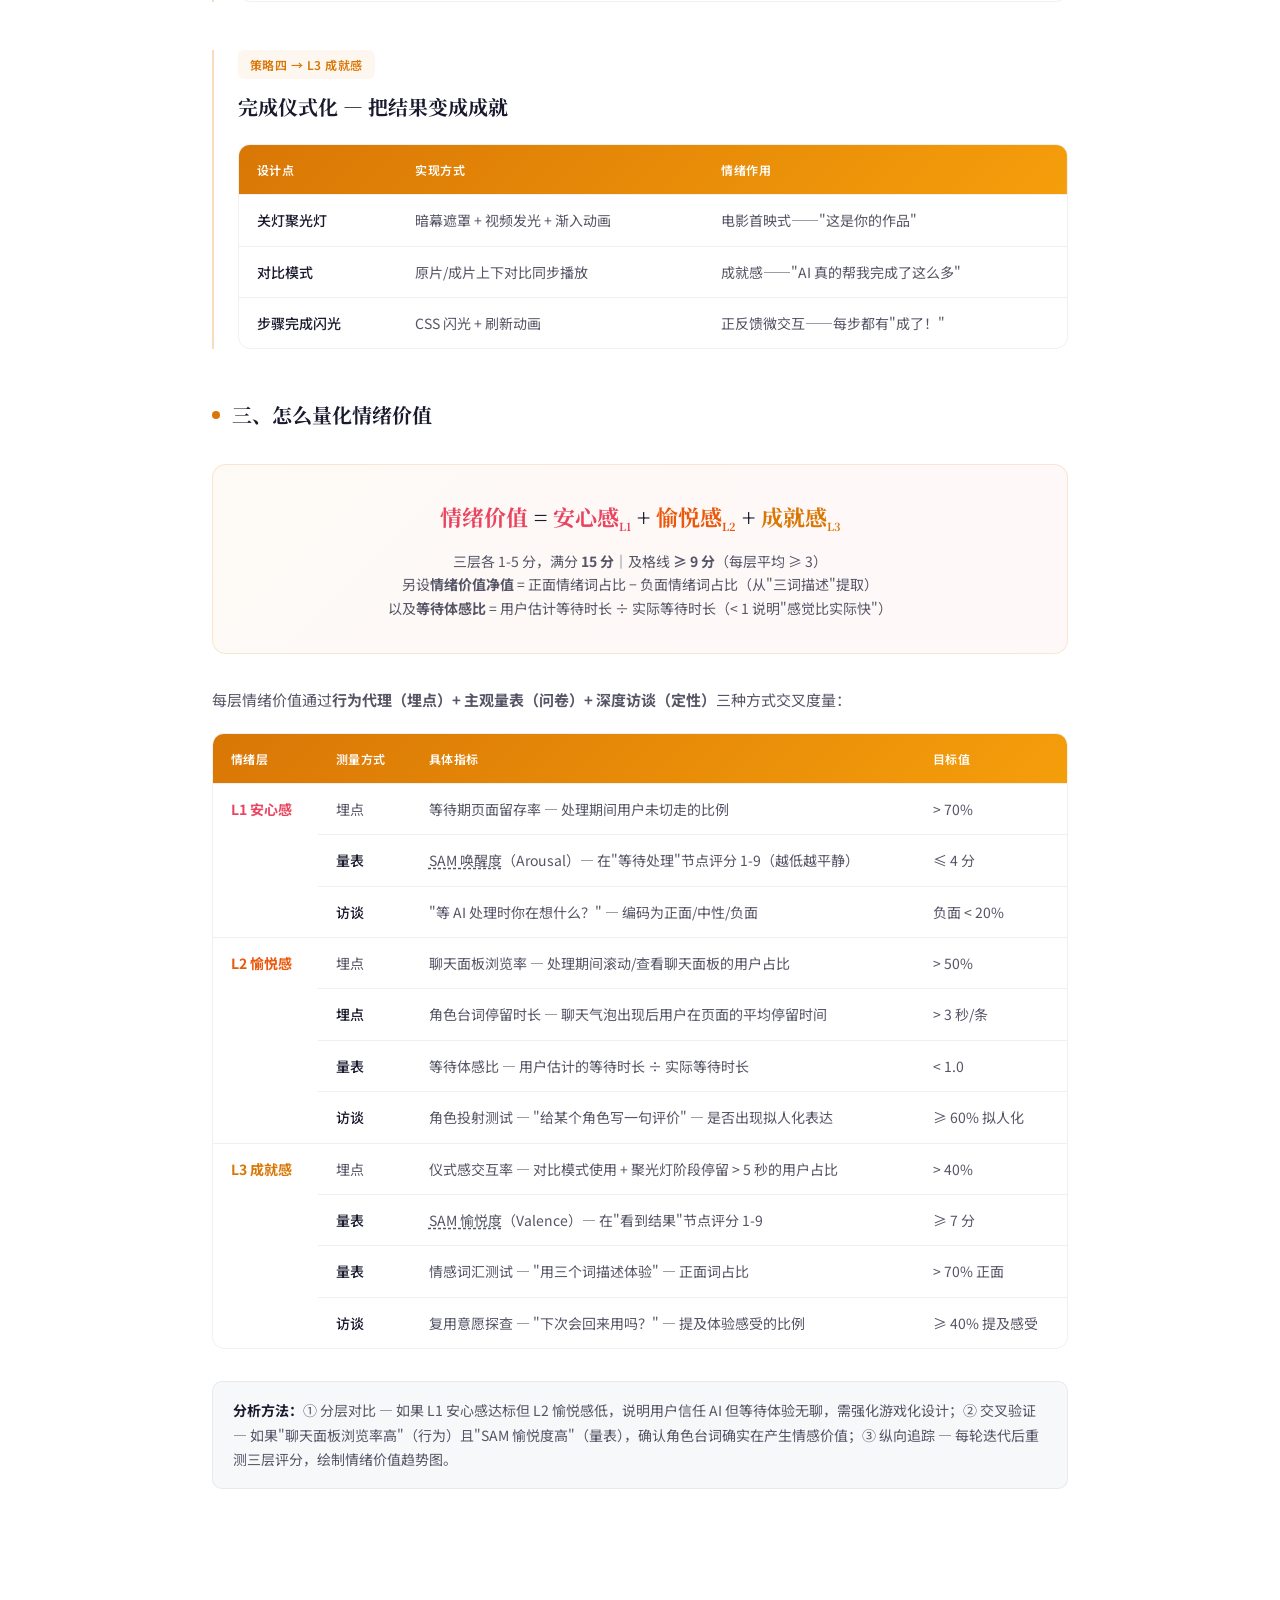
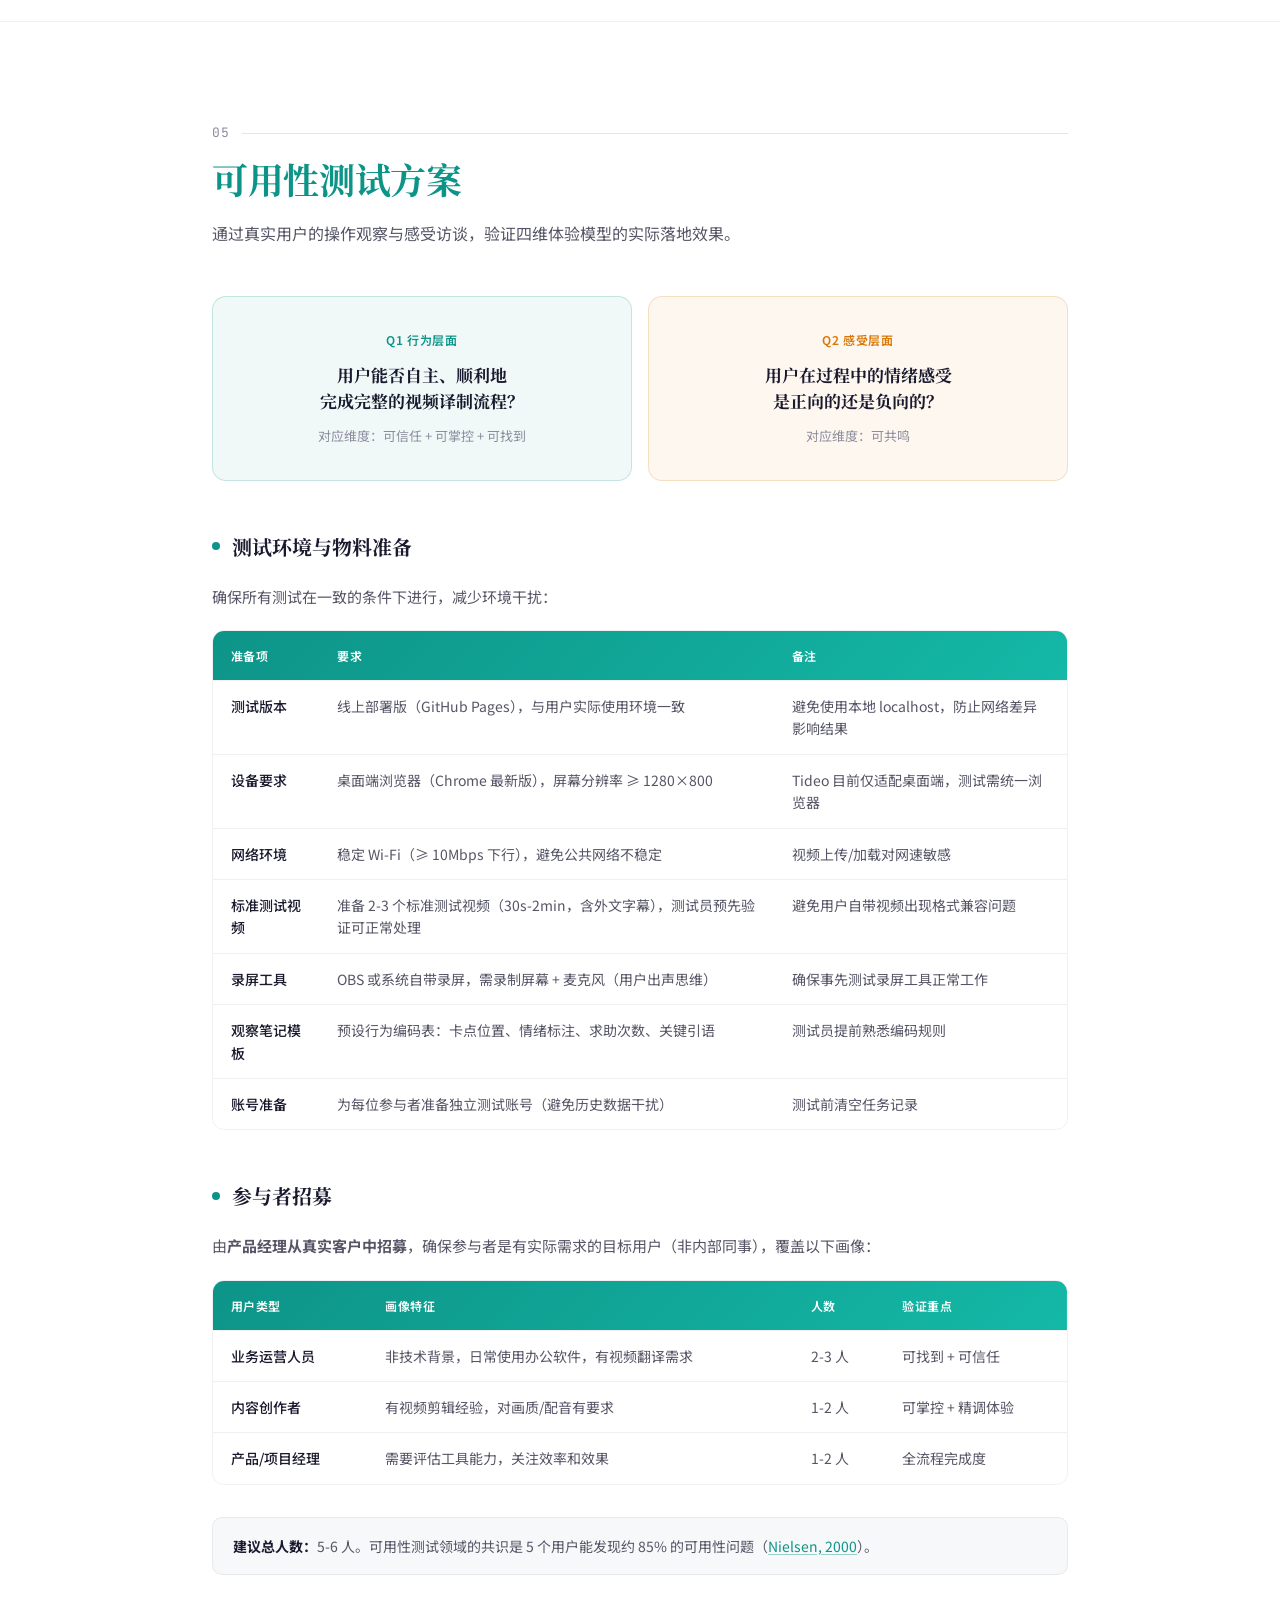
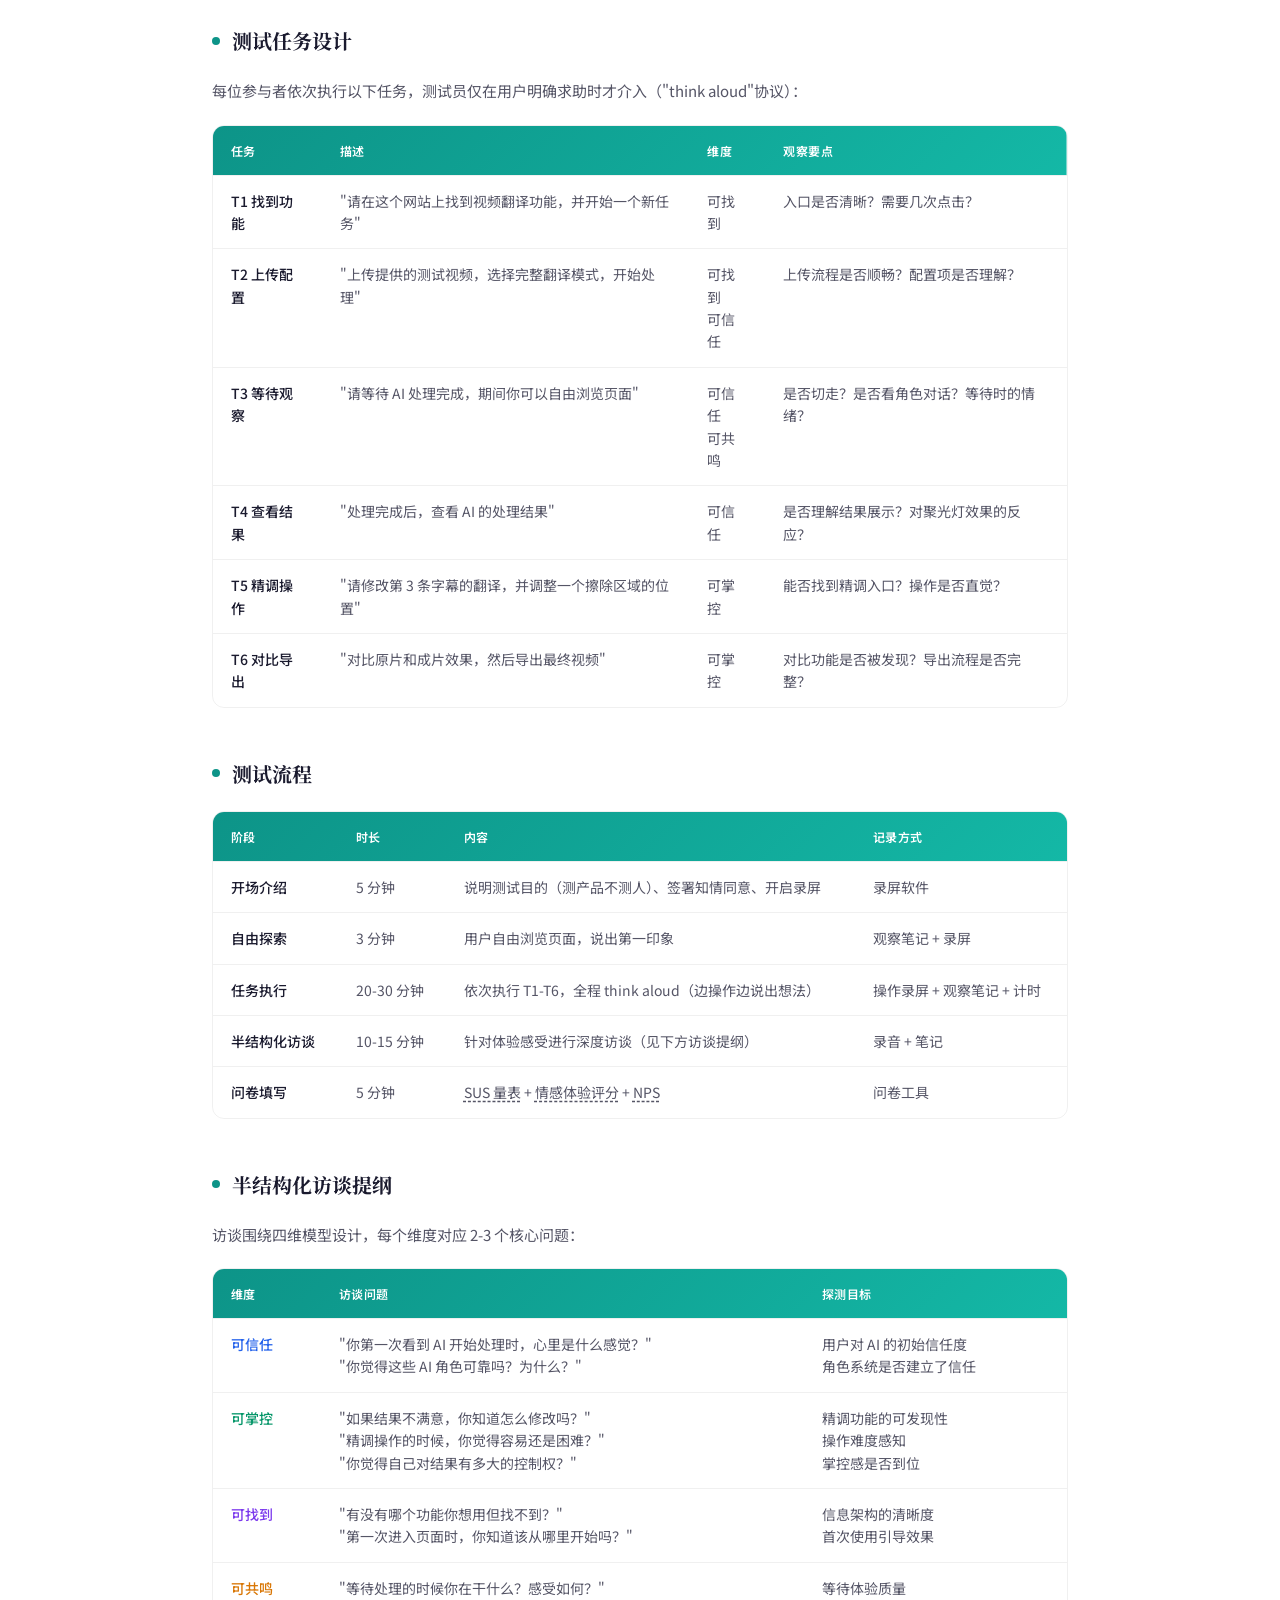
<file: app/experience-framework.html>
<!DOCTYPE html>
<html lang="zh-CN">
<head>
<meta charset="UTF-8">
<meta name="viewport" content="width=device-width, initial-scale=1.0">
<title>Tideo · AI 产品体验验证框架</title>
<link rel="preconnect" href="https://fonts.googleapis.com">
<link href="https://fonts.googleapis.com/css2?family=DM+Serif+Display:ital@0;1&family=Noto+Serif+SC:wght@400;600;700;900&family=Noto+Sans+SC:wght@300;400;500;600;700&family=JetBrains+Mono:wght@400;500&display=swap" rel="stylesheet">
<style>
/* ═══════════════════════════════════════════════ */
/* CSS VARIABLES                                   */
/* ═══════════════════════════════════════════════ */
:root {
  --c-bg: #ffffff;
  --c-surface: #f7f8fa;
  --c-surface-2: #f0f1f5;
  --c-surface-3: #e8e9ee;
  --c-border: rgba(0,0,0,0.06);
  --c-border-2: rgba(0,0,0,0.1);
  --c-text: #1a1a2e;
  --c-text-2: #555566;
  --c-text-3: #8c8c9e;
  --c-accent: #e94560;
  --c-blue: #2563eb;
  --c-green: #059669;
  --c-purple: #7c3aed;
  --c-amber: #d97706;
  --c-teal: #0d9488;
  --c-blue-bg: rgba(37,99,235,0.06);
  --c-green-bg: rgba(5,150,105,0.06);
  --c-purple-bg: rgba(124,58,237,0.06);
  --c-amber-bg: rgba(217,119,6,0.06);
  --c-teal-bg: rgba(13,148,136,0.06);
  --font-display: 'Noto Serif SC', 'DM Serif Display', serif;
  --font-body: 'Noto Sans SC', sans-serif;
  --font-mono: 'JetBrains Mono', monospace;
  --max-w: 920px;
  --ease-out: cubic-bezier(0.16, 1, 0.3, 1);
}

/* ═══════════════════════════════════════════════ */
/* RESET & BASE                                    */
/* ═══════════════════════════════════════════════ */
*, *::before, *::after { margin:0; padding:0; box-sizing:border-box; }
html { scroll-behavior: smooth; -webkit-font-smoothing: antialiased; }
body {
  background: var(--c-bg);
  color: var(--c-text);
  font-family: var(--font-body);
  font-size: 15px;
  line-height: 1.75;
  overflow-x: hidden;
}

::selection { background: rgba(233,69,96,0.15); color: #1a1a2e; }

/* ═══════════════════════════════════════════════ */
/* GRAIN OVERLAY                                   */
/* ═══════════════════════════════════════════════ */
body::before {
  content: '';
  position: fixed;
  inset: 0;
  z-index: 9999;
  pointer-events: none;
  opacity: 0;
  background: none;
}

/* ═══════════════════════════════════════════════ */
/* SCROLL PROGRESS BAR                             */
/* ═══════════════════════════════════════════════ */
.scroll-progress {
  position: fixed;
  top: 0;
  left: 0;
  height: 2px;
  background: linear-gradient(90deg, var(--c-blue), var(--c-purple), var(--c-accent));
  z-index: 1000;
  width: 0%;
  transition: width 0.1s linear;
}

/* ═══════════════════════════════════════════════ */
/* NAV                                             */
/* ═══════════════════════════════════════════════ */
.side-nav {
  position: fixed;
  right: 24px;
  top: 50%;
  transform: translateY(-50%);
  z-index: 100;
  display: flex;
  flex-direction: column;
  gap: 6px;
}
.side-nav a {
  display: block;
  width: 8px;
  height: 8px;
  border-radius: 50%;
  background: var(--c-text-3);
  transition: all 0.3s var(--ease-out);
  opacity: 0.4;
}
.side-nav a:hover,
.side-nav a.active {
  opacity: 1;
  transform: scale(1.6);
}
.side-nav a.active { background: var(--c-accent); }

@media (max-width: 1100px) {
  .side-nav { display: none; }
}

/* ═══════════════════════════════════════════════ */
/* LEFT TOC (Table of Contents)                    */
/* ═══════════════════════════════════════════════ */
.toc {
  position: fixed;
  left: 0;
  top: 0;
  bottom: 0;
  width: 220px;
  z-index: 200;
  display: flex;
  flex-direction: column;
  padding: 32px 0 32px 20px;
  opacity: 0;
  transform: translateX(-8px);
  transition: opacity 0.5s var(--ease-out), transform 0.5s var(--ease-out);
  pointer-events: none;
}
.toc.visible {
  opacity: 1;
  transform: translateX(0);
  pointer-events: auto;
}
.toc-label {
  font-family: var(--font-mono);
  font-size: 10px;
  letter-spacing: 0.12em;
  text-transform: uppercase;
  color: var(--c-text-3);
  margin-bottom: 16px;
  padding-left: 12px;
}
.toc-list {
  list-style: none;
  flex: 1;
  overflow-y: auto;
  scrollbar-width: none;
}
.toc-list::-webkit-scrollbar { display: none; }
.toc-item {
  position: relative;
}
.toc-item a {
  display: block;
  padding: 5px 12px;
  font-size: 12.5px;
  line-height: 1.5;
  color: var(--c-text-3);
  text-decoration: none;
  border-left: 2px solid transparent;
  transition: all 0.25s var(--ease-out);
  white-space: nowrap;
  overflow: hidden;
  text-overflow: ellipsis;
}
.toc-item a:hover {
  color: var(--c-text-2);
}
.toc-item a.active {
  color: var(--c-text);
  font-weight: 600;
  border-left-color: var(--c-accent);
  background: rgba(233,69,96,0.04);
}
/* Sub-items (children of model section) */
.toc-item.toc-sub a {
  padding-left: 28px;
  font-size: 11.5px;
}
.toc-item.toc-sub .toc-num {
  font-size: 9px;
  opacity: 0.45;
}
.toc-item.toc-sub a.active {
  border-left-color: var(--c-purple);
  background: rgba(124,58,237,0.04);
}
.toc-item.toc-sub a.active .toc-num {
  color: var(--c-purple);
}
.toc-item .toc-num {
  font-family: var(--font-mono);
  font-size: 10px;
  color: var(--c-text-3);
  margin-right: 6px;
  opacity: 0.6;
}
.toc-item a.active .toc-num {
  color: var(--c-accent);
  opacity: 1;
}
.toc-progress {
  margin-top: 16px;
  padding-left: 12px;
  font-family: var(--font-mono);
  font-size: 10px;
  color: var(--c-text-3);
  letter-spacing: 0.05em;
}
.toc-bar {
  width: 120px;
  height: 2px;
  background: var(--c-border);
  border-radius: 1px;
  margin-top: 6px;
  overflow: hidden;
}
.toc-bar-fill {
  height: 100%;
  background: linear-gradient(90deg, var(--c-accent), var(--c-purple));
  border-radius: 1px;
  width: 0%;
  transition: width 0.15s linear;
}

@media (max-width: 1280px) {
  .toc { display: none; }
}

/* ═══════════════════════════════════════════════ */
/* LAYOUT                                          */
/* ═══════════════════════════════════════════════ */
.container {
  max-width: var(--max-w);
  margin: 0 auto;
  padding: 0 32px;
}

section {
  padding: 100px 0;
  position: relative;
}

section + section {
  border-top: 1px solid var(--c-border);
}

/* ═══════════════════════════════════════════════ */
/* HERO                                            */
/* ═══════════════════════════════════════════════ */
.hero {
  min-height: 100vh;
  display: flex;
  align-items: center;
  justify-content: center;
  position: relative;
  overflow: hidden;
  padding: 0;
}

.hero-bg {
  position: absolute;
  inset: 0;
  background: 
    radial-gradient(ellipse 60% 50% at 20% 50%, rgba(37,99,235,0.05) 0%, transparent 70%),
    radial-gradient(ellipse 50% 60% at 80% 30%, rgba(124,58,237,0.04) 0%, transparent 70%),
    radial-gradient(ellipse 40% 40% at 50% 80%, rgba(233,69,96,0.03) 0%, transparent 70%);
}

.hero-grid {
  position: absolute;
  inset: 0;
  background-image:
    linear-gradient(rgba(0,0,0,0.03) 1px, transparent 1px),
    linear-gradient(90deg, rgba(0,0,0,0.03) 1px, transparent 1px);
  background-size: 80px 80px;
  mask-image: radial-gradient(ellipse 70% 70% at 50% 50%, black, transparent);
}

.hero-content {
  position: relative;
  text-align: center;
  max-width: 700px;
  padding: 0 32px;
}

.hero-badge {
  display: inline-flex;
  align-items: center;
  gap: 8px;
  padding: 6px 16px;
  border-radius: 100px;
  background: rgba(233,69,96,0.1);
  border: 1px solid rgba(233,69,96,0.2);
  color: var(--c-accent);
  font-size: 12px;
  font-weight: 500;
  letter-spacing: 0.05em;
  margin-bottom: 32px;
  animation: fadeIn 0.8s var(--ease-out) both;
}
.hero-badge::before {
  content: '';
  width: 6px;
  height: 6px;
  border-radius: 50%;
  background: var(--c-accent);
  animation: pulse-dot 2s infinite;
}

.hero h1 {
  font-family: var(--font-display);
  font-size: clamp(36px, 5.5vw, 56px);
  font-weight: 900;
  line-height: 1.2;
  letter-spacing: -0.02em;
  margin-bottom: 24px;
  animation: fadeInUp 0.8s var(--ease-out) 0.1s both;
}
.hero h1 .accent { color: var(--c-accent); }

.hero-subtitle {
  font-size: clamp(15px, 2vw, 18px);
  color: var(--c-text-2);
  line-height: 1.8;
  max-width: 540px;
  margin: 0 auto 48px;
  animation: fadeInUp 0.8s var(--ease-out) 0.2s both;
}

.hero-dims {
  display: flex;
  justify-content: center;
  gap: 32px;
  flex-wrap: wrap;
  animation: fadeInUp 0.8s var(--ease-out) 0.3s both;
}
.hero-dim {
  display: flex;
  align-items: center;
  gap: 8px;
  font-size: 14px;
  color: var(--c-text-2);
  font-weight: 500;
}
.hero-dim .dot {
  width: 8px;
  height: 8px;
  border-radius: 50%;
}

.hero-scroll {
  position: absolute;
  bottom: 40px;
  left: 50%;
  transform: translateX(-50%);
  display: flex;
  flex-direction: column;
  align-items: center;
  gap: 8px;
  color: var(--c-text-3);
  font-size: 11px;
  letter-spacing: 0.1em;
  animation: fadeIn 1s var(--ease-out) 0.8s both;
}
.hero-scroll .line {
  width: 1px;
  height: 32px;
  background: linear-gradient(to bottom, var(--c-text-3), transparent);
  animation: scrollLine 2s infinite;
}

/* ═══════════════════════════════════════════════ */
/* SECTION HEADERS                                 */
/* ═══════════════════════════════════════════════ */
.section-num {
  font-family: var(--font-mono);
  font-size: 13px;
  color: var(--c-text-3);
  letter-spacing: 0.08em;
  margin-bottom: 12px;
  display: flex;
  align-items: center;
  gap: 12px;
}
.section-num::after {
  content: '';
  flex: 1;
  height: 1px;
  background: var(--c-border-2);
}

.section-title {
  font-family: var(--font-display);
  font-size: clamp(26px, 3.5vw, 36px);
  font-weight: 700;
  line-height: 1.3;
  margin-bottom: 16px;
  letter-spacing: -0.01em;
}

.section-lead {
  font-size: 16px;
  color: var(--c-text-2);
  line-height: 1.8;
  max-width: 680px;
  margin-bottom: 48px;
}

/* ═══════════════════════════════════════════════ */
/* QUOTE BLOCK                                     */
/* ═══════════════════════════════════════════════ */
.quote-block {
  position: relative;
  padding: 28px 32px;
  background: var(--c-surface);
  border-left: 3px solid var(--c-accent);
  border-radius: 0 12px 12px 0;
  margin-bottom: 40px;
  font-size: 16px;
  line-height: 1.8;
  color: var(--c-text);
}

/* ═══════════════════════════════════════════════ */
/* CARDS                                           */
/* ═══════════════════════════════════════════════ */
.card-grid {
  display: grid;
  gap: 16px;
}
.card-grid.cols-2 { grid-template-columns: repeat(2, 1fr); }
.card-grid.cols-3 { grid-template-columns: repeat(3, 1fr); }
.card-grid.cols-4 { grid-template-columns: repeat(4, 1fr); }

@media (max-width: 700px) {
  .card-grid.cols-3, .card-grid.cols-4 { grid-template-columns: repeat(2, 1fr); }
  .card-grid.cols-2 { grid-template-columns: 1fr; }
}

.card {
  padding: 28px 24px;
  border-radius: 14px;
  border: 1px solid var(--c-border);
  background: var(--c-surface);
  transition: all 0.35s var(--ease-out);
}
.card:hover {
  border-color: var(--c-border-2);
  transform: translateY(-2px);
  box-shadow: 0 12px 40px rgba(0,0,0,0.08);
}

.card-icon {
  width: 40px;
  height: 40px;
  border-radius: 10px;
  display: flex;
  align-items: center;
  justify-content: center;
  font-size: 18px;
  margin-bottom: 16px;
}
.card h3 {
  font-family: var(--font-display);
  font-size: 18px;
  font-weight: 700;
  margin-bottom: 4px;
}
.card .card-en {
  font-family: var(--font-mono);
  font-size: 11px;
  color: var(--c-text-3);
  letter-spacing: 0.05em;
  margin-bottom: 12px;
}
.card p {
  font-size: 14px;
  color: var(--c-text-2);
  line-height: 1.7;
}
.card .card-arrow {
  font-size: 12px;
  margin-top: 14px;
  opacity: 0.5;
}

/* Dimension-specific card styles */
.card.dim-trust { border-color: rgba(59,130,246,0.15); }
.card.dim-trust:hover { border-color: rgba(37,99,235,0.3); box-shadow: 0 12px 40px rgba(37,99,235,0.06); }
.card.dim-trust .card-icon { background: var(--c-blue-bg); color: var(--c-blue); }
.card.dim-control { border-color: rgba(5,150,105,0.15); }
.card.dim-control:hover { border-color: rgba(5,150,105,0.3); box-shadow: 0 12px 40px rgba(5,150,105,0.06); }
.card.dim-control .card-icon { background: var(--c-green-bg); color: var(--c-green); }
.card.dim-find { border-color: rgba(124,58,237,0.15); }
.card.dim-find:hover { border-color: rgba(124,58,237,0.3); box-shadow: 0 12px 40px rgba(124,58,237,0.06); }
.card.dim-find .card-icon { background: var(--c-purple-bg); color: var(--c-purple); }
.card.dim-bond { border-color: rgba(217,119,6,0.15); }
.card.dim-bond:hover { border-color: rgba(217,119,6,0.3); box-shadow: 0 12px 40px rgba(217,119,6,0.06); }
.card.dim-bond .card-icon { background: var(--c-amber-bg); color: var(--c-amber); }

/* ═══════════════════════════════════════════════ */
/* TABLES                                          */
/* ═══════════════════════════════════════════════ */
.data-table {
  width: 100%;
  border-collapse: separate;
  border-spacing: 0;
  border-radius: 12px;
  overflow: hidden;
  border: 1px solid var(--c-border);
  margin-bottom: 32px;
  font-size: 14px;
}
.data-table thead th {
  padding: 14px 18px;
  text-align: left;
  font-weight: 600;
  font-size: 12px;
  letter-spacing: 0.04em;
  text-transform: uppercase;
  color: #ffffff;
}
.data-table tbody td {
  padding: 14px 18px;
  border-top: 1px solid var(--c-border);
  color: var(--c-text-2);
  line-height: 1.6;
  vertical-align: top;
}
.data-table tbody tr:hover td {
  background: rgba(0,0,0,0.02);
}
.data-table tbody td:first-child {
  color: var(--c-text);
  font-weight: 500;
}

/* Table color themes */
.data-table.theme-blue thead { background: linear-gradient(135deg, #2563eb, #3b82f6); }
.data-table.theme-green thead { background: linear-gradient(135deg, #059669, #10b981); }
.data-table.theme-purple thead { background: linear-gradient(135deg, #7c3aed, #a855f7); }
.data-table.theme-amber thead { background: linear-gradient(135deg, #d97706, #f59e0b); }
.data-table.theme-teal thead { background: linear-gradient(135deg, #0d9488, #14b8a6); }
.data-table.theme-dark thead { background: linear-gradient(135deg, #4a4a5e, #5c5c72); }

/* ═══════════════════════════════════════════════ */
/* THREE PILLARS                                   */
/* ═══════════════════════════════════════════════ */
.pillar-grid {
  display: grid;
  grid-template-columns: repeat(3, 1fr);
  gap: 16px;
  margin-bottom: 40px;
}
@media (max-width: 700px) {
  .pillar-grid { grid-template-columns: 1fr; }
}
.pillar {
  padding: 28px 24px;
  border-radius: 14px;
  border: 1px solid;
  position: relative;
  overflow: hidden;
}
.pillar::before {
  content: '';
  position: absolute;
  top: 0;
  left: 0;
  right: 0;
  height: 3px;
}
.pillar.p-data { border-color: rgba(37,99,235,0.15); background: rgba(37,99,235,0.03); }
.pillar.p-data::before { background: var(--c-blue); }
.pillar.p-model { border-color: rgba(124,58,237,0.15); background: rgba(124,58,237,0.03); }
.pillar.p-model::before { background: var(--c-purple); }
.pillar.p-test { border-color: rgba(13,148,136,0.15); background: rgba(13,148,136,0.03); }
.pillar.p-test::before { background: var(--c-teal); }
.pillar-tag {
  display: inline-block;
  padding: 3px 10px;
  border-radius: 6px;
  font-size: 11px;
  font-weight: 600;
  letter-spacing: 0.04em;
  margin-bottom: 14px;
}
.pillar.p-data .pillar-tag { background: var(--c-blue-bg); color: var(--c-blue); }
.pillar.p-model .pillar-tag { background: var(--c-purple-bg); color: var(--c-purple); }
.pillar.p-test .pillar-tag { background: var(--c-teal-bg); color: var(--c-teal); }
.pillar h3 {
  font-family: var(--font-display);
  font-size: 17px;
  margin-bottom: 8px;
}
.pillar p {
  font-size: 13px;
  color: var(--c-text-2);
  line-height: 1.7;
}
.pillar ul {
  list-style: none;
  margin-top: 12px;
}
.pillar ul li {
  font-size: 13px;
  color: var(--c-text-2);
  padding: 3px 0;
  padding-left: 16px;
  position: relative;
}
.pillar ul li::before {
  content: '›';
  position: absolute;
  left: 0;
  font-weight: 700;
}

/* ═══════════════════════════════════════════════ */
/* FORMULA BOX                                     */
/* ═══════════════════════════════════════════════ */
.formula-box {
  text-align: center;
  padding: 40px 32px;
  border-radius: 16px;
  background: var(--c-surface);
  border: 1px solid var(--c-border-2);
  margin: 48px 0;
  position: relative;
  overflow: hidden;
}
.formula-box::before {
  content: '';
  position: absolute;
  inset: 0;
  background:
    radial-gradient(ellipse 50% 50% at 0% 50%, rgba(37,99,235,0.04) 0%, transparent 70%),
    radial-gradient(ellipse 50% 50% at 100% 50%, rgba(217,119,6,0.04) 0%, transparent 70%);
}
.formula-text {
  position: relative;
  font-family: var(--font-display);
  font-size: clamp(20px, 3vw, 28px);
  font-weight: 700;
  line-height: 1.6;
}
.formula-text .dim { padding: 2px 0; }
.formula-text .times {
  color: var(--c-text-3);
  font-weight: 400;
  margin: 0 4px;
}
.formula-sub {
  position: relative;
  margin-top: 20px;
  font-size: 15px;
  color: var(--c-text-2);
}
.formula-sub span { font-weight: 600; }

/* ═══════════════════════════════════════════════ */
/* LAYER SECTION (for 可共鸣)                       */
/* ═══════════════════════════════════════════════ */
.layer-block {
  margin-bottom: 48px;
  padding-left: 24px;
  border-left: 2px solid rgba(217,119,6,0.25);
}
.layer-tag {
  display: inline-flex;
  align-items: center;
  gap: 8px;
  padding: 4px 12px;
  border-radius: 6px;
  background: var(--c-amber-bg);
  color: var(--c-amber);
  font-size: 12px;
  font-weight: 600;
  letter-spacing: 0.04em;
  margin-bottom: 10px;
}
.layer-block h3 {
  font-family: var(--font-display);
  font-size: 20px;
  font-weight: 700;
  margin-bottom: 20px;
}

/* ═══════════════════════════════════════════════ */
/* EMOTION VALUE MODEL                              */
/* ═══════════════════════════════════════════════ */
.ev-stack {
  display: flex;
  flex-direction: row;
  align-items: stretch;
  gap: 0;
  margin: 24px 0 40px;
}
.ev-layer {
  display: flex;
  flex-direction: column;
  border-radius: 14px;
  border: 1px solid;
  overflow: hidden;
  transition: all 0.35s var(--ease-out);
  flex: 1;
}
.ev-layer:hover {
  transform: translateY(-3px);
  box-shadow: 0 8px 32px rgba(0,0,0,0.06);
}
.ev-arrow {
  display: flex;
  align-items: center;
  justify-content: center;
  padding: 0 6px;
  font-size: 20px;
  color: var(--c-text-3);
  flex-shrink: 0;
  user-select: none;
}
.ev-layer .ev-badge {
  writing-mode: horizontal-tb;
  text-orientation: mixed;
  padding: 10px 16px;
  font-family: var(--font-mono);
  font-size: 11px;
  font-weight: 700;
  letter-spacing: 0.08em;
  display: flex;
  align-items: center;
  justify-content: center;
  color: #fff;
}
.ev-layer .ev-body {
  padding: 16px 18px;
  flex: 1;
}
.ev-layer .ev-name {
  font-family: var(--font-display);
  font-size: 16px;
  font-weight: 700;
  margin-bottom: 4px;
}
.ev-layer .ev-voice {
  font-size: 14px;
  font-style: italic;
  margin-bottom: 8px;
}
.ev-layer .ev-desc {
  font-size: 13px;
  color: var(--c-text-2);
  line-height: 1.7;
}
.ev-layer .ev-design {
  font-size: 12px;
  color: var(--c-text-3);
  margin-top: 8px;
  padding-top: 8px;
  border-top: 1px solid var(--c-border);
}
.ev-layer .ev-design strong { color: var(--c-text-2); }

/* L3 Achievement — warm gold */
.ev-layer.ev-l3 { border-color: rgba(217,119,6,0.25); background: rgba(217,119,6,0.03); }
.ev-layer.ev-l3 .ev-badge { background: linear-gradient(180deg, #d97706, #f59e0b); }
.ev-layer.ev-l3 .ev-name { color: var(--c-amber); }
.ev-layer.ev-l3 .ev-voice { color: var(--c-amber); }

/* L2 Delight — soft amber-orange */
.ev-layer.ev-l2 { border-color: rgba(234,88,12,0.2); background: rgba(234,88,12,0.03); }
.ev-layer.ev-l2 .ev-badge { background: linear-gradient(180deg, #ea580c, #f97316); }
.ev-layer.ev-l2 .ev-name { color: #ea580c; }
.ev-layer.ev-l2 .ev-voice { color: #ea580c; }

/* L1 Comfort — warm rose */
.ev-layer.ev-l1 { border-color: rgba(233,69,96,0.2); background: rgba(233,69,96,0.03); }
.ev-layer.ev-l1 .ev-badge { background: linear-gradient(180deg, #e94560, #f472b6); }
.ev-layer.ev-l1 .ev-name { color: var(--c-accent); }
.ev-layer.ev-l1 .ev-voice { color: var(--c-accent); }

/* Formula for emotion value */
.ev-formula {
  text-align: center;
  padding: 32px 24px;
  border-radius: 14px;
  background: linear-gradient(135deg, rgba(217,119,6,0.04), rgba(233,69,96,0.04));
  border: 1px solid rgba(217,119,6,0.15);
  margin: 32px 0;
}
.ev-formula .ev-f-main {
  font-family: var(--font-display);
  font-size: clamp(16px, 2.5vw, 22px);
  font-weight: 700;
  line-height: 1.8;
}
.ev-formula .ev-f-sub {
  margin-top: 12px;
  font-size: 14px;
  color: var(--c-text-2);
  line-height: 1.7;
}

/* ═══════════════════════════════════════════════ */
/* GOAL CARDS (可用性测试)                           */
/* ═══════════════════════════════════════════════ */
.goal-pair {
  display: grid;
  grid-template-columns: 1fr 1fr;
  gap: 16px;
  margin-bottom: 48px;
}
@media (max-width: 600px) { .goal-pair { grid-template-columns: 1fr; } }
.goal-card {
  padding: 32px 28px;
  border-radius: 14px;
  text-align: center;
}
.goal-card.g-behavior {
  background: var(--c-teal-bg);
  border: 1px solid rgba(13,148,136,0.2);
}
.goal-card.g-feeling {
  background: var(--c-amber-bg);
  border: 1px solid rgba(217,119,6,0.2);
}
.goal-card .goal-label {
  font-size: 12px;
  font-weight: 600;
  letter-spacing: 0.05em;
  margin-bottom: 12px;
}
.goal-card.g-behavior .goal-label { color: var(--c-teal); }
.goal-card.g-feeling .goal-label { color: var(--c-amber); }
.goal-card .goal-q {
  font-family: var(--font-display);
  font-size: 17px;
  font-weight: 700;
  line-height: 1.5;
  margin-bottom: 12px;
}
.goal-card .goal-dim {
  font-size: 13px;
  color: var(--c-text-3);
}

/* ═══════════════════════════════════════════════ */
/* SUB HEADINGS                                    */
/* ═══════════════════════════════════════════════ */
.sub-heading {
  font-family: var(--font-display);
  font-size: 20px;
  font-weight: 700;
  margin: 48px 0 20px;
  display: flex;
  align-items: center;
  gap: 12px;
}
.sub-heading .sh-dot {
  width: 8px;
  height: 8px;
  border-radius: 50%;
  flex-shrink: 0;
}

/* ═══════════════════════════════════════════════ */
/* METRIC TAGS                                     */
/* ═══════════════════════════════════════════════ */
.metric-note {
  padding: 16px 20px;
  border-radius: 10px;
  background: var(--c-surface);
  border: 1px solid var(--c-border);
  font-size: 14px;
  color: var(--c-text-2);
  margin-top: 20px;
  margin-bottom: 32px;
}
.metric-note strong { color: var(--c-text); }

/* ═══════════════════════════════════════════════ */
/* TIMELINE                                        */
/* ═══════════════════════════════════════════════ */
.timeline {
  position: relative;
  padding-left: 28px;
  margin: 32px 0;
}
.timeline::before {
  content: '';
  position: absolute;
  left: 5px;
  top: 0;
  bottom: 0;
  width: 1px;
  background: var(--c-border-2);
}
.timeline-item {
  position: relative;
  padding: 0 0 32px 24px;
}
.timeline-item::before {
  content: '';
  position: absolute;
  left: -24px;
  top: 6px;
  width: 10px;
  height: 10px;
  border-radius: 50%;
  border: 2px solid var(--c-teal);
  background: var(--c-bg);
}
.timeline-item .tl-week {
  font-family: var(--font-mono);
  font-size: 12px;
  color: var(--c-teal);
  margin-bottom: 4px;
}
.timeline-item .tl-title {
  font-weight: 600;
  font-size: 15px;
  margin-bottom: 4px;
}
.timeline-item .tl-desc {
  font-size: 13px;
  color: var(--c-text-3);
}

/* ═══════════════════════════════════════════════ */
/* CLOSING                                         */
/* ═══════════════════════════════════════════════ */
.closing {
  text-align: center;
  padding: 120px 32px 80px;
  position: relative;
}
.closing-glow {
  position: absolute;
  top: 0;
  left: 50%;
  transform: translateX(-50%);
  width: 400px;
  height: 200px;
  background: radial-gradient(ellipse, rgba(233,69,96,0.05) 0%, transparent 70%);
  pointer-events: none;
}
.closing p {
  font-size: 16px;
  color: var(--c-text-2);
  line-height: 1.8;
  max-width: 600px;
  margin: 0 auto 16px;
}
.closing .version {
  font-family: var(--font-mono);
  font-size: 12px;
  color: var(--c-text-3);
  margin-top: 40px;
  letter-spacing: 0.05em;
}

/* ═══════════════════════════════════════════════ */
/* ANIMATIONS                                      */
/* ═══════════════════════════════════════════════ */
@keyframes fadeIn {
  from { opacity: 0; }
  to { opacity: 1; }
}
@keyframes fadeInUp {
  from { opacity: 0; transform: translateY(24px); }
  to { opacity: 1; transform: translateY(0); }
}
@keyframes pulse-dot {
  0%, 100% { opacity: 1; }
  50% { opacity: 0.4; }
}
@keyframes scrollLine {
  0% { opacity: 1; transform: scaleY(1); transform-origin: top; }
  50% { opacity: 0.3; transform: scaleY(0.4); transform-origin: top; }
  100% { opacity: 1; transform: scaleY(1); transform-origin: top; }
}

/* Scroll reveal */
.reveal {
  opacity: 0;
  transform: translateY(32px);
  transition: opacity 0.7s var(--ease-out), transform 0.7s var(--ease-out);
}
.reveal.visible {
  opacity: 1;
  transform: translateY(0);
}

/* ═══════════════════════════════════════════════ */
/* MODAL (量表弹窗)                                  */
/* ═══════════════════════════════════════════════ */
.modal-overlay {
  position: fixed;
  inset: 0;
  z-index: 500;
  background: rgba(0,0,0,0.45);
  backdrop-filter: blur(4px);
  display: none;
  align-items: center;
  justify-content: center;
  padding: 24px;
  opacity: 0;
  transition: opacity 0.3s var(--ease-out);
}
.modal-overlay.open {
  display: flex;
  opacity: 1;
}
.modal-box {
  background: var(--c-bg);
  border-radius: 20px;
  border: 1px solid var(--c-border-2);
  box-shadow: 0 24px 80px rgba(0,0,0,0.18);
  max-width: 720px;
  width: 100%;
  max-height: 85vh;
  overflow-y: auto;
  padding: 40px 36px;
  position: relative;
  transform: translateY(16px) scale(0.97);
  transition: transform 0.35s var(--ease-out);
  scrollbar-width: thin;
}
.modal-overlay.open .modal-box {
  transform: translateY(0) scale(1);
}
.modal-box::-webkit-scrollbar { width: 4px; }
.modal-box::-webkit-scrollbar-thumb { background: var(--c-border-2); border-radius: 2px; }
.modal-close {
  position: sticky;
  top: 0;
  float: right;
  width: 32px;
  height: 32px;
  border-radius: 50%;
  border: 1px solid var(--c-border);
  background: var(--c-surface);
  color: var(--c-text-2);
  font-size: 16px;
  cursor: pointer;
  display: flex;
  align-items: center;
  justify-content: center;
  transition: all 0.2s;
  z-index: 1;
}
.modal-close:hover { background: var(--c-surface-2); color: var(--c-text); }
.modal-tag {
  display: inline-block;
  padding: 3px 10px;
  border-radius: 6px;
  font-size: 11px;
  font-weight: 600;
  letter-spacing: 0.04em;
  margin-bottom: 12px;
}
.modal-box h3 {
  font-family: var(--font-display);
  font-size: 22px;
  font-weight: 700;
  margin-bottom: 8px;
}
.modal-box .modal-subtitle {
  font-size: 14px;
  color: var(--c-text-2);
  line-height: 1.7;
  margin-bottom: 28px;
}
.modal-box .modal-section {
  margin-bottom: 28px;
}
.modal-box .modal-section h4 {
  font-family: var(--font-display);
  font-size: 16px;
  font-weight: 700;
  margin-bottom: 12px;
  display: flex;
  align-items: center;
  gap: 8px;
}
.modal-box .q-item {
  padding: 14px 16px;
  border-radius: 10px;
  background: var(--c-surface);
  border: 1px solid var(--c-border);
  margin-bottom: 8px;
}
.modal-box .q-item .q-num {
  font-family: var(--font-mono);
  font-size: 11px;
  color: var(--c-text-3);
  margin-bottom: 4px;
}
.modal-box .q-item .q-text {
  font-size: 14px;
  line-height: 1.6;
  color: var(--c-text);
}
.modal-box .q-item .q-scale {
  font-size: 12px;
  color: var(--c-text-3);
  margin-top: 6px;
}
.modal-box .q-item .q-note {
  font-size: 12px;
  color: var(--c-text-3);
  font-style: italic;
  margin-top: 4px;
}
/* Scale visualization */
.scale-row {
  display: flex;
  align-items: center;
  gap: 4px;
  margin: 12px 0;
}
.scale-row .s-dot {
  width: 28px;
  height: 28px;
  border-radius: 50%;
  border: 2px solid var(--c-border-2);
  display: flex;
  align-items: center;
  justify-content: center;
  font-size: 11px;
  font-weight: 600;
  color: var(--c-text-3);
  flex-shrink: 0;
}
.scale-labels {
  display: flex;
  justify-content: space-between;
  font-size: 11px;
  color: var(--c-text-3);
  margin-top: 4px;
}
/* Trigger link style */
a.modal-trigger {
  color: inherit;
  text-decoration: underline;
  text-decoration-style: dashed;
  text-underline-offset: 2px;
  cursor: pointer;
  transition: color 0.2s, text-decoration-color 0.2s;
}
a.modal-trigger:hover {
  color: var(--c-amber);
  text-decoration-color: var(--c-amber);
}
a.modal-trigger.teal:hover { color: var(--c-teal); text-decoration-color: var(--c-teal); }
a.modal-trigger.blue:hover { color: var(--c-blue); text-decoration-color: var(--c-blue); }

/* ═══════════════════════════════════════════════ */
/* TOOLTIP (hover 浮窗)                             */
/* ═══════════════════════════════════════════════ */
.tip-wrap {
  position: relative;
  display: inline;
  cursor: help;
  border-bottom: 1px dashed var(--c-text-3);
}
.tip-wrap .tip-box {
  position: absolute;
  bottom: calc(100% + 10px);
  left: 50%;
  transform: translateX(-50%) translateY(4px);
  width: 340px;
  padding: 14px 16px;
  border-radius: 10px;
  background: var(--c-text);
  color: #fff;
  font-size: 12.5px;
  line-height: 1.7;
  font-style: normal;
  font-weight: 400;
  box-shadow: 0 8px 32px rgba(0,0,0,0.2);
  opacity: 0;
  pointer-events: none;
  transition: opacity 0.25s var(--ease-out), transform 0.25s var(--ease-out);
  z-index: 50;
}
.tip-wrap .tip-box::after {
  content: '';
  position: absolute;
  top: 100%;
  left: 50%;
  transform: translateX(-50%);
  border: 6px solid transparent;
  border-top-color: var(--c-text);
}
.tip-wrap:hover .tip-box {
  opacity: 1;
  transform: translateX(-50%) translateY(0);
  pointer-events: auto;
}
.tip-wrap .tip-box strong { color: var(--c-amber); }
.tip-wrap .tip-box em { color: rgba(255,255,255,0.7); font-style: normal; }

/* ═══════════════════════════════════════════════ */
/* APPENDIX                                        */
/* ═══════════════════════════════════════════════ */
.appendix-grid {
  display: grid;
  grid-template-columns: repeat(auto-fill, minmax(280px, 1fr));
  gap: 12px;
  margin: 24px 0;
}
.appendix-card {
  padding: 20px;
  border-radius: 12px;
  border: 1px solid var(--c-border);
  background: var(--c-surface);
  cursor: pointer;
  transition: all 0.3s var(--ease-out);
}
.appendix-card:hover {
  border-color: var(--c-border-2);
  transform: translateY(-2px);
  box-shadow: 0 8px 24px rgba(0,0,0,0.06);
}
.appendix-card .ac-icon { font-size: 24px; margin-bottom: 10px; }
.appendix-card h4 { font-family: var(--font-display); font-size: 16px; font-weight: 700; margin-bottom: 4px; }
.appendix-card p { font-size: 13px; color: var(--c-text-2); line-height: 1.5; }
.appendix-card .ac-count { font-family: var(--font-mono); font-size: 11px; color: var(--c-text-3); margin-top: 8px; }

/* ═══════════════════════════════════════════════ */
/* RESPONSIVE                                      */
/* ═══════════════════════════════════════════════ */
@media (max-width: 600px) {
  section { padding: 64px 0; }
  .container { padding: 0 20px; }
  .data-table { font-size: 12px; }
  .data-table thead th, .data-table tbody td { padding: 10px 12px; }
  .ev-stack { flex-direction: column; }
  .ev-arrow { transform: rotate(90deg); padding: 4px 0; }
}
</style>
</head>
<body>

<!-- Scroll Progress -->
<div class="scroll-progress" id="scrollProgress"></div>

<!-- Left TOC -->
<nav class="toc" id="tocNav">
  <div class="toc-label">目录</div>
  <ul class="toc-list" id="tocList">
    <li class="toc-item"><a href="#hero"><span class="toc-num">—</span>封面</a></li>
    <li class="toc-item"><a href="#background"><span class="toc-num">01</span>项目背景</a></li>
    <li class="toc-item"><a href="#overview"><span class="toc-num">02</span>验证体系总览</a></li>
    <li class="toc-item"><a href="#metrics"><span class="toc-num">03</span>埋点指标体系</a></li>
    <li class="toc-item"><a href="#model"><span class="toc-num">04</span>四维验证模型</a></li>
    <li class="toc-item toc-sub"><a href="#trust"><span class="toc-num">4.1</span>可信任 Trust</a></li>
    <li class="toc-item toc-sub"><a href="#control"><span class="toc-num">4.2</span>可掌控 Control</a></li>
    <li class="toc-item toc-sub"><a href="#findability"><span class="toc-num">4.3</span>可找到 Findability</a></li>
    <li class="toc-item toc-sub"><a href="#bond"><span class="toc-num">4.4</span>可共鸣 Bond <span style="display:inline-block;padding:1px 5px;border-radius:4px;background:rgba(217,119,6,0.15);color:var(--c-amber);font-size:9px;font-weight:700;letter-spacing:0.04em;vertical-align:middle;margin-left:4px">核心差异</span></a></li>
    <li class="toc-item"><a href="#usability"><span class="toc-num">05</span>可用性测试</a></li>
    <li class="toc-item"><a href="#summary"><span class="toc-num">06</span>指标汇总</a></li>
    <li class="toc-item"><a href="#conclusion"><span class="toc-num">07</span>总结</a></li>
    <li class="toc-item"><a href="#appendix"><span class="toc-num">—</span>附录：量表工具箱</a></li>
  </ul>
  <div class="toc-progress">
    <span id="tocPct">0%</span>
    <div class="toc-bar"><div class="toc-bar-fill" id="tocBarFill"></div></div>
  </div>
</nav>

<!-- Side Nav -->
<nav class="side-nav" id="sideNav">
  <a href="#hero" title="封面"></a>
  <a href="#background" title="项目背景"></a>
  <a href="#overview" title="体系总览"></a>
  <a href="#metrics" title="埋点指标"></a>
  <a href="#model" title="四维模型"></a>
  <a href="#trust" title="可信任"></a>
  <a href="#control" title="可掌控"></a>
  <a href="#findability" title="可找到"></a>
  <a href="#bond" title="可共鸣"></a>
  <a href="#usability" title="可用性测试"></a>
  <a href="#summary" title="指标汇总"></a>
  <a href="#appendix" title="附录"></a>
</nav>

<!-- ═══════════════════════════ HERO ═══════════════════════════ -->
<section class="hero" id="hero">
  <div class="hero-bg"></div>
  <div class="hero-grid"></div>
  <div class="hero-content">
    <div class="hero-badge">Tideo Experience Framework v1.0</div>
    <h1>AI 产品体验<br><span class="accent">验证框架</span></h1>
    <p class="hero-subtitle">把复杂音视频 API 能力，转化为普通业务用户也能理解、能完成、愿复用的产品体验</p>
    <div class="hero-dims">
      <div class="hero-dim"><span class="dot" style="background:var(--c-blue)"></span> 可信任</div>
      <div class="hero-dim"><span class="dot" style="background:var(--c-green)"></span> 可掌控</div>
      <div class="hero-dim"><span class="dot" style="background:var(--c-purple)"></span> 可找到</div>
      <div class="hero-dim"><span class="dot" style="background:var(--c-amber)"></span> 可共鸣</div>
    </div>
  </div>
  <div class="hero-scroll">
    <div class="line"></div>
    SCROLL
  </div>
</section>

<!-- ═══════════════════════ 01 项目背景 ═══════════════════════ -->
<section id="background">
  <div class="container">
    <div class="reveal">
      <div class="section-num">01</div>
      <h2 class="section-title">项目背景与业务目标</h2>
    </div>

    <div class="quote-block reveal">
      把原本依赖 API 对接的复杂音视频能力，转化为普通业务用户也能理解、能完成、愿复用的产品体验。
    </div>

    <p class="section-lead reveal">这意味着三层转化：</p>

    <table class="data-table theme-blue reveal">
      <thead>
        <tr><th>转化层级</th><th>从</th><th>到</th><th>验证问题</th></tr>
      </thead>
      <tbody>
        <tr><td>能理解</td><td>看 API 文档</td><td>看界面就知道能做什么</td><td>用户是否能找到功能入口？</td></tr>
        <tr><td>能完成</td><td>写代码调接口</td><td>上传 → 配置 → 等待 → 拿结果</td><td>用户是否能自主完成全流程？</td></tr>
        <tr><td>愿复用</td><td>每次重新对接</td><td>记住体验 → 主动回来</td><td>用户完成后是否有正向感受？</td></tr>
      </tbody>
    </table>

    <div class="reveal">
      <h3 class="sub-heading"><span class="sh-dot" style="background:var(--c-blue)"></span>产品概述</h3>
      <p style="color:var(--c-text-2);line-height:1.8;">
        Tideo 是一款面向业务用户的 AI 视频译制工具，将字幕擦除、翻译、配音等复杂音视频处理能力，封装为角色化、游戏化的协作体验。用户上传视频后，由四位 AI 角色（导演·林雨晨、后期·陈默、翻译·李明远、配音·苏雅）协同完成处理，全程可见、可控、可精调。
      </p>
    </div>
  </div>
</section>

<!-- ═══════════════════════ 02 体系总览 ═══════════════════════ -->
<section id="overview">
  <div class="container">
    <div class="reveal">
      <div class="section-num">02</div>
      <h2 class="section-title">验证体系总览</h2>
      <p class="section-lead">从三个互补方向验证产品体验是否达标，形成"定量 + 定性 + 实测"的完整证据链：</p>
    </div>

    <div class="pillar-grid reveal">
      <div class="pillar p-data">
        <span class="pillar-tag">方向一</span>
        <h3>埋点数据</h3>
        <p>基于用户行为数据的<strong>定量验证</strong></p>
        <ul>
          <li>核心指标：自助任务完成率</li>
          <li>体验指标：步骤流失率、对比率</li>
          <li>技术/商业：API 成功率、复访率</li>
        </ul>
      </div>
      <div class="pillar p-model">
        <span class="pillar-tag">方向二</span>
        <h3>AI 体验四维模型</h3>
        <p>基于产品设计理念的<strong>定性分析</strong></p>
        <ul>
          <li>可信任 — 敢交给 AI</li>
          <li>可掌控 — 能干预结果</li>
          <li>可找到 — 能发现功能</li>
          <li>可共鸣 — 过程有温度</li>
        </ul>
      </div>
      <div class="pillar p-test">
        <span class="pillar-tag">方向三</span>
        <h3>可用性测试</h3>
        <p>基于真实用户的<strong>实测验证</strong></p>
        <ul>
          <li>招募典型用户执行任务</li>
          <li>观察操作行为 + 记录主观感受</li>
          <li>验证四维模型的实际落地</li>
        </ul>
      </div>
    </div>

    <div class="metric-note reveal">
      三个方向互为补充：埋点告诉我们<strong>"发生了什么"</strong>，四维模型帮我们理解<strong>"为什么这样设计"</strong>，可用性测试验证<strong>"用户实际感受如何"</strong>。
    </div>
  </div>
</section>

<!-- ═══════════════════════ 03 埋点指标 ═══════════════════════ -->
<section id="metrics">
  <div class="container">
    <div class="reveal">
      <div class="section-num">03</div>
      <h2 class="section-title">数据验证：埋点指标体系</h2>
      <p class="section-lead">指标分三层：一个核心指标定成败，体验指标找问题，技术/商业指标看全局。</p>
    </div>

    <!-- 核心指标 -->
    <h3 class="sub-heading reveal"><span class="sh-dot" style="background:var(--c-accent)"></span>核心指标（North Star）</h3>

    <table class="data-table theme-green reveal">
      <thead>
        <tr><th>指标</th><th>定义</th><th>目标</th><th>采集方式</th><th>设计可控性</th></tr>
      </thead>
      <tbody>
        <tr><td style="font-weight:700;color:var(--c-text)">自助任务完成率</td><td>用户从上传视频到获得最终成片，全程无需人工介入的任务占比</td><td style="font-weight:700">> 80%</td><td>任务状态埋点</td><td style="color:var(--c-green);font-weight:600">✦ 设计主导</td></tr>
      </tbody>
    </table>

    <div class="metric-note reveal">
      这是唯一的<strong>北极星指标</strong>——直接回答"用户能不能自己完成任务"。其他所有指标都是为了解释这个数字为什么高或低。
    </div>

    <!-- 体验指标 -->
    <h3 class="sub-heading reveal"><span class="sh-dot" style="background:var(--c-green)"></span>体验指标（定位问题）</h3>
    <p class="reveal" style="color:var(--c-text-2);margin-bottom:16px;">当核心指标不达标时，通过以下指标定位具体是哪个环节出了问题：</p>

    <table class="data-table theme-green reveal">
      <thead>
        <tr><th>指标</th><th>定义</th><th>目标</th><th>采集方式</th><th>设计可控性</th></tr>
      </thead>
      <tbody>
        <tr><td>步骤流失率</td><td>每步骤开始→完成的流失比例</td><td>每步 < 10%</td><td>步骤状态变更事件</td><td style="color:var(--c-green);font-weight:600">✦ 设计主导</td></tr>
        <tr><td>对比模式使用率</td><td>完成后查看对比的用户占比</td><td>> 30%</td><td>对比按钮点击</td><td style="color:var(--c-green);font-weight:600">✦ 设计主导</td></tr>
        <tr><td>精调打开率</td><td>进入精调面板的用户占比</td><td>观察型 ↕</td><td>面板打开事件</td><td style="color:var(--c-green);font-weight:600">✦ 设计主导</td></tr>
        <tr><td>精调修改率</td><td>打开精调后实际做了修改的占比</td><td>观察型 ↕</td><td>编辑操作事件</td><td style="color:var(--c-green);font-weight:600">✦ 设计主导</td></tr>
        <tr><td>等待期切走率</td><td>处理期间切换到其他页面的用户占比</td><td>< 30%</td><td>页面可见性事件</td><td style="color:var(--c-green);font-weight:600">✦ 设计主导</td></tr>
      </tbody>
    </table>

    <div class="metric-note reveal">
      <strong>关于精调指标：</strong>精调率不设硬性目标值，标记为<strong>"观察型"</strong>。如果 AI 效果好，用户不需要精调，低精调率反而是好事；如果 AI 效果差导致精调率高，问题出在算法而非设计。所以精调率要<strong>结合满意度一起看</strong>——高精调率 + 高满意度 = 用户喜欢微调（好事）；高精调率 + 低满意度 = AI 效果不行（技术问题）。
    </div>

    <!-- 技术/商业指标 -->
    <h3 class="sub-heading reveal"><span class="sh-dot" style="background:var(--c-amber)"></span>技术与商业指标（看全局）</h3>
    <p class="reveal" style="color:var(--c-text-2);margin-bottom:16px;">设计不直接控制，但需要关注——帮助判断体验瓶颈是设计问题还是技术/业务问题：</p>

    <table class="data-table theme-dark reveal">
      <thead>
        <tr><th>指标</th><th>定义</th><th>目标</th><th>采集方式</th><th>主要责任方</th></tr>
      </thead>
      <tbody>
        <tr><td>平均任务时长</td><td>上传到最终导出的总耗时</td><td>< 10 分钟</td><td>时间戳计算</td><td style="color:var(--c-amber);font-weight:600">◐ 开发</td></tr>
        <tr><td>API 调用成功率</td><td>后端处理接口调用成功 / 总调用次数</td><td>> 99%</td><td>接口状态码埋点</td><td style="color:var(--c-amber);font-weight:600">◐ 开发</td></tr>
        <tr><td>API 平均响应时长</td><td>每步骤 API 从发起到返回的耗时</td><td>擦除 < 60s<br>字幕 < 30s<br>配音 < 45s</td><td>接口计时埋点</td><td style="color:var(--c-amber);font-weight:600">◐ 开发</td></tr>
        <tr><td>复访率（7日）</td><td>7 天内再次使用的用户占比</td><td>> 25%</td><td>用户回访日志</td><td style="color:var(--c-amber);font-weight:600">◐ 多因素</td></tr>
        <tr><td>导出/分享率</td><td>完成后实际导出或分享视频的用户占比</td><td>> 60%</td><td>导出按钮点击</td><td style="color:var(--c-amber);font-weight:600">◐ 多因素</td></tr>
      </tbody>
    </table>

    <div class="metric-note reveal">
      <strong>可控性说明：</strong><span style="color:var(--c-green)">✦ 设计主导</span> = 设计决策直接影响指标表现；<span style="color:var(--c-amber)">◐ 开发</span> = 主要由技术性能决定；<span style="color:var(--c-amber)">◐ 多因素</span> = 设计、技术、业务共同影响。
    </div>

    <div class="metric-note reveal">
      <strong>目标值依据：</strong>上述目标值综合参考了同类 SaaS 工具的行业基准（Mixpanel 2025 Product Benchmarks：B2B 工具平均任务完成率 72-85%、7 日留存 20-30%）以及 Tideo 产品团队的内部预期。首轮测试后将根据实际数据校准各目标值——如果发现某项指标的行业基准与 Tideo 用户群体差异较大，会调整至更合理的范围。
    </div>

    <div class="reveal">
      <h3 class="sub-heading"><span class="sh-dot" style="background:var(--c-green)"></span>漏斗模型</h3>
      <p style="color:var(--c-text-2);line-height:1.8;margin-bottom:12px;">
        用户行为漏斗：访问页面 → 上传视频 → 配置参数 → 等待处理 → 查看结果 → 精调/导出 → 复访
      </p>
      <p style="color:var(--c-text-3);line-height:1.8;font-size:14px;">
        每一层的流失率都需要独立追踪，以定位体验瓶颈。特别关注"配置参数→等待处理"（是否理解配置项）和"等待处理→查看结果"（是否因等待过长放弃）两个关键节点。
      </p>
    </div>

    <h3 class="sub-heading reveal"><span class="sh-dot" style="background:var(--c-green)"></span>数据看板设计</h3>
    <p class="reveal" style="color:var(--c-text-2);line-height:1.8;margin-bottom:20px;">
      埋点数据需要可视化看板才能持续监控和快速决策。建议搭建以下三个核心视图：
    </p>

    <table class="data-table theme-green reveal">
      <thead><tr><th>看板视图</th><th>内容</th><th>更新频率</th><th>主要受众</th></tr></thead>
      <tbody>
        <tr>
          <td>漏斗转化图</td>
          <td>访问 → 上传 → 配置 → 等待 → 结果 → 精调 → 导出 → 复访，每层显示转化率和流失人数</td>
          <td>实时 / 日更</td>
          <td>产品 + 运营</td>
        </tr>
        <tr>
          <td>四维雷达图</td>
          <td>可信任 / 可掌控 / 可找到 / 可共鸣 四维评分雷达图，结合行为指标和测试评分</td>
          <td>每轮测试后</td>
          <td>设计 + 产品</td>
        </tr>
        <tr>
          <td>时间趋势图</td>
          <td>核心指标（完成率、精调率、复访率）的周/月趋势线，标注版本发布节点</td>
          <td>周更</td>
          <td>全团队</td>
        </tr>
      </tbody>
    </table>

    <div class="metric-note reveal">
      <strong>工具建议：</strong>初期可使用 Mixpanel 或 Amplitude 的免费层搭建看板；如果已有内部数据平台，直接对接埋点事件即可。关键是<strong>上线即有看板</strong>，不要等数据积累后再搭建。
    </div>
  </div>
</section>

<!-- ═══════════════════════ 04 四维模型 ═══════════════════════ -->
<section id="model">
  <div class="container">
    <div class="reveal">
      <div class="section-num">04</div>
      <h2 class="section-title">AI 体验四维验证模型</h2>
      <p class="section-lead">面对 AI 产品，用户从"能用"到"想用"需要跨越四个体验维度。每个维度回答一个关键问题：</p>
    </div>

    <div class="card-grid cols-4 reveal">
      <div class="card dim-trust">
        <div class="card-icon">🛡️</div>
        <h3>可信任</h3>
        <div class="card-en">TRUST</div>
        <p>敢不敢把任务交给 AI？</p>
        <div class="card-arrow" style="color:var(--c-blue)">能用 →</div>
      </div>
      <div class="card dim-control">
        <div class="card-icon">🎛️</div>
        <h3>可掌控</h3>
        <div class="card-en">CONTROL</div>
        <p>能不能干预 AI 的结果？</p>
        <div class="card-arrow" style="color:var(--c-green)">敢用 →</div>
      </div>
      <div class="card dim-find">
        <div class="card-icon">🔍</div>
        <h3>可找到</h3>
        <div class="card-en">FINDABILITY</div>
        <p>能不能找到想要的功能？</p>
        <div class="card-arrow" style="color:var(--c-purple)">会用 →</div>
      </div>
      <div class="card dim-bond">
        <div class="card-icon">💫</div>
        <h3>可共鸣</h3>
        <div class="card-en">EMOTIONAL BOND</div>
        <p>过程是否有温度？</p>
        <div class="card-arrow" style="color:var(--c-amber)">想用</div>
      </div>
    </div>

    <div class="metric-note reveal">
      前三个维度解决<strong>功能性体验</strong>（用户能否完成任务），第四个维度"可共鸣"解决<strong>复用动机</strong>（用户是否愿意回来）。四个维度形成完整的转化链路：能用 → 敢用 → 会用 → 想用。
    </div>
  </div>
</section>

<!-- ═══════════════════════ 05 可信任 ═══════════════════════ -->
<section id="trust">
  <div class="container">
    <div class="reveal">
      <div class="section-num">4.1</div>
      <h2 class="section-title" style="color:var(--c-blue)">第一维：可信任 Trust</h2>
      <p class="section-lead"><strong>核心问题：</strong>用户敢不敢把自己的视频交给 AI 处理？<br><strong>设计策略：</strong>通过透明化、人格化、专业化建立信任。</p>
    </div>

    <table class="data-table theme-blue reveal">
      <thead>
        <tr><th>设计策略</th><th>产品实现</th><th>信任机制</th></tr>
      </thead>
      <tbody>
        <tr><td>角色人格化</td><td>四位有真名、有专业的 AI 角色（林雨晨/陈默/李明远/苏雅）</td><td>从"系统在处理"变成"有人在帮我"</td></tr>
        <tr><td>过程透明化</td><td>子任务实时拆解：场景检测→文字定位→内容擦除→画面修复</td><td>用户能看到 AI 在做什么，不是黑盒</td></tr>
        <tr><td>进度可视化</td><td>角色进度卡片 + 状态点（pending/active/done）</td><td>等待不焦虑，每一步都有反馈</td></tr>
        <tr><td>专业台词</td><td>角色说专业但不晦涩的话："信达雅三字，达意之外还要通顺"</td><td>让用户相信 AI 真的理解内容</td></tr>
        <tr><td>导演调度</td><td>林雨晨统筹全局："陈默开路，明远跟上，苏雅收尾"</td><td>有组织感 = 有可靠感</td></tr>
      </tbody>
    </table>

    <div class="metric-note reveal">
      <strong>验证指标：</strong>任务启动率（上传后是否继续）、等待期间页面停留率（是否信任到愿意等）、首次使用完成率。
    </div>
  </div>
</section>

<!-- ═══════════════════════ 06 可掌控 ═══════════════════════ -->
<section id="control">
  <div class="container">
    <div class="reveal">
      <div class="section-num">4.2</div>
      <h2 class="section-title" style="color:var(--c-green)">第二维：可掌控 Control</h2>
      <p class="section-lead"><strong>核心问题：</strong>如果 AI 的结果不满意，用户能不能修改？<br><strong>设计策略：</strong>提供多层次、低门槛的精调能力。</p>
    </div>

    <table class="data-table theme-green reveal">
      <thead>
        <tr><th>精调层级</th><th>操作方式</th><th>适用场景</th></tr>
      </thead>
      <tbody>
        <tr><td>擦除区域调整</td><td>视频上直接拖拽 8 个 resize handle 调整区域框</td><td>AI 没擦干净或擦多了</td></tr>
        <tr><td>字幕逐条编辑</td><td>精调面板列表 → 点击编辑 → 修改译文/时间</td><td>翻译不准确、时间不对</td></tr>
        <tr><td>配音逐条编辑</td><td>精调面板列表 → 编辑译文/起止时间</td><td>配音语气或时长需调整</td></tr>
        <tr><td>对比验证</td><td>原片/成片上下对比播放</td><td>确认 AI 处理效果</td></tr>
        <tr><td>重新生成</td><td>单步骤重新处理（不需要全部重做）</td><td>整体效果不满意</td></tr>
      </tbody>
    </table>

    <div class="metric-note reveal">
      <strong>验证指标：</strong>精调面板打开率、精调中实际修改率、修改后满意度（是否导出）。
    </div>
  </div>
</section>

<!-- ═══════════════════════ 07 可找到 ═══════════════════════ -->
<section id="findability">
  <div class="container">
    <div class="reveal">
      <div class="section-num">4.3</div>
      <h2 class="section-title" style="color:var(--c-purple)">第三维：可找到 Findability</h2>
      <p class="section-lead"><strong>核心问题：</strong>用户能不能找到想要的功能？<br><strong>设计策略：</strong>多入口、渐进式披露、智能意图检测。</p>
    </div>

    <table class="data-table theme-purple reveal">
      <thead>
        <tr><th>入口类型</th><th>实现方式</th><th>解决的问题</th></tr>
      </thead>
      <tbody>
        <tr><td>路径标签</td><td>Landing 页顶部：新任务 / 导入</td><td>用户第一眼就知道有两种方式</td></tr>
        <tr><td>模式标签</td><td>完整 / 字幕擦除 / 翻译 / 配音</td><td>不是所有用户都需要全部功能</td></tr>
        <tr><td>配置面板</td><td>按模式动态展示相关配置项</td><td>减少认知负担，只看相关的</td></tr>
        <tr><td>智能输入</td><td>底部输入框支持自然语言意图检测</td><td>"帮我把视频翻译成英文"→自动路由</td></tr>
        <tr><td>导入面板</td><td>ID 查询 / 文件上传 / 历史列表</td><td>多种找回旧任务的方式</td></tr>
      </tbody>
    </table>

    <div class="metric-note reveal">
      <strong>验证指标：</strong>功能入口点击分布、智能输入使用率、用户是否需要帮助/FAQ 才能完成首次任务。
    </div>
  </div>
</section>

<!-- ═══════════════════════ 08 可共鸣 ═══════════════════════ -->
<section id="bond">
  <div class="container">
    <div class="reveal">
      <div class="section-num">4.4</div>
      <h2 class="section-title" style="color:var(--c-amber)">第四维：可共鸣 Emotional Bond</h2>
      <p class="reveal" style="color:var(--c-text-3);font-size:.95rem;margin:4px 0 12px;">
        <span class="tip-wrap"><strong style="color:var(--c-amber);cursor:help;">为什么叫"可共鸣"？</strong><span class="tip-box" style="width:380px;text-align:left;font-size:.85rem;line-height:1.7;">
          <strong>命名由来</strong><br>
          四个维度都遵循"可 + 动词"的主动句式（可信任、可掌控、可找到、可共鸣），主语始终是用户。"温暖"是被动接收，"共鸣"是双向发生——产品发出信号（角色台词、叙事弧线、完成仪式），用户接收并回应（投射情感、产生骄傲感、愿意复用）。<br><br>
          英文对应 <em>Emotional Bond</em>（情感纽带），不是 Warmth。Bond 强调的是连接——用户与产品之间建立了一条情感链路。<br><br>
          此外，"温暖"只能覆盖 L1 安心感，而"共鸣"是情感容器词，同时包裹安心（L1）、趣味（L2）、成就（L3）三层，不预设情绪类型，只描述"产品与用户之间产生了情感响应"这一事实。
        </span></span>
        ——不是产品单方面给你温暖，而是你和产品之间一起发生的情感连接。
      </p>
      <p class="section-lead"><strong>核心主张：</strong>Tideo 有别于同类工具的核心差异，在于我们不止交付功能结果，还交付<strong style="color:var(--c-amber)">情绪价值</strong>。</p>
    </div>

    <div class="quote-block reveal" style="border-left-color:var(--c-amber);">
      前三个维度（可信任、可掌控、可找到）解决的是"用户能不能完成任务"——这是<strong>功能价值</strong>，是所有工具都在做的事。第四维"可共鸣"解决的是"用户完成任务的过程中，感受到了什么"——这是<strong>情绪价值</strong>，是我们的差异化壁垒。用户"愿复用"不只是因为功能好用，更是因为过程让人舒服。
    </div>

    <!-- ===== PART 1: 情绪价值是什么 ===== -->
    <h3 class="sub-heading reveal"><span class="sh-dot" style="background:var(--c-amber)"></span>一、情绪价值是什么</h3>
    <p class="reveal" style="color:var(--c-text-2);line-height:1.8;margin-bottom:8px;">
      情绪价值不是单一的"好不好玩"，而是<span class="tip-wrap"><strong>三层递进的情感收益</strong><span class="tip-box"><strong>理论来源</strong><br>综合 Aarron Walter <em>情感设计金字塔</em>（功能→可靠→可用→愉悦）、Desmet &amp; Hekkert <em>产品情感框架</em>（审美/意义/情感三层愉悦）及 Csikszentmihalyi <em>心流理论</em>（低焦虑→沉浸→满足）。三者共同指向：<strong>情感体验分层递进，底层不满足则上层无法触发。</strong></span></span>，每一层是下一层的前提：
    </p>

    <div class="ev-stack reveal">
      <div class="ev-layer ev-l1">
        <div class="ev-badge">L1</div>
        <div class="ev-body">
          <div class="ev-name">安心感 Comfort</div>
          <div class="ev-voice">"有人在帮我"</div>
          <div class="ev-desc">不焦虑、不担心搞砸。从"系统在处理"变成"有人在负责"，不确定感被角色的存在感替代。</div>
        </div>
      </div>
      <div class="ev-arrow">→</div>
      <div class="ev-layer ev-l2">
        <div class="ev-badge">L2</div>
        <div class="ev-body">
          <div class="ev-name">愉悦感 Delight</div>
          <div class="ev-voice">"这个过程挺有意思"</div>
          <div class="ev-desc">等待不无聊，过程有惊喜和故事感。用户主动关注角色动态，而不是切走刷手机。</div>
        </div>
      </div>
      <div class="ev-arrow">→</div>
      <div class="ev-layer ev-l3">
        <div class="ev-badge">L3</div>
        <div class="ev-body">
          <div class="ev-name">成就感 Achievement</div>
          <div class="ev-voice">"这是我的作品"</div>
          <div class="ev-desc">完成时产生骄傲感和拥有感，觉得结果值得分享。情绪从"任务完成"升级为"作品交付"。</div>
        </div>
      </div>
    </div>

    <div class="metric-note reveal">
      <strong>递进关系：</strong>没有安心就没有愉悦，没有愉悦就没有成就。如果用户在 L1 都感到焦虑（"AI 会不会搞砸我的视频？"），再精美的聚光灯效果也无法触发 L3 的成就感。
    </div>

    <!-- ===== PART 2: 我们怎么交付情绪价值 ===== -->
    <h3 class="sub-heading reveal"><span class="sh-dot" style="background:var(--c-amber)"></span>二、我们怎么交付情绪价值</h3>
    <p class="reveal" style="color:var(--c-text-2);line-height:1.8;margin-bottom:24px;">
      通过四层设计策略，在用户旅程的不同阶段交付三层情绪价值：
    </p>

    <!-- Mapping table: 4 design layers → 3 emotion layers -->
    <table class="data-table theme-amber reveal">
      <thead><tr><th>设计策略</th><th>交付的情绪价值</th><th>用户旅程阶段</th></tr></thead>
      <tbody>
        <tr><td style="font-weight:600">角色人格化</td><td style="color:var(--c-accent)">L1 安心感</td><td>全程</td></tr>
        <tr><td style="font-weight:600">等待游戏化</td><td style="color:#ea580c">L2 愉悦感</td><td>等待处理阶段</td></tr>
        <tr><td style="font-weight:600">协作叙事感</td><td style="color:#ea580c">L2 愉悦感 <span style="color:var(--c-accent)">+ L1 安心感</span></td><td>处理推进阶段</td></tr>
        <tr><td style="font-weight:600">完成仪式化</td><td style="color:var(--c-amber)">L3 成就感</td><td>结果交付阶段</td></tr>
      </tbody>
    </table>

    <p class="reveal" style="color:var(--c-text-2);line-height:1.8;margin-top:32px;margin-bottom:16px;">以下是每层策略的具体实现：</p>

    <!-- Layer 1 → L1 安心感 -->
    <div class="layer-block reveal">
      <div class="layer-tag">策略一 → L1 安心感</div>
      <h3>角色人格化 — 让 AI 不像机器</h3>
      <table class="data-table theme-amber">
        <thead><tr><th>设计点</th><th>实现方式</th><th>情绪作用</th></tr></thead>
        <tbody>
          <tr><td>四角色有真名</td><td>林雨晨 / 陈默 / 李明远 / 苏雅</td><td>从"系统在处理"变成"有人在帮我"</td></tr>
          <tr><td>性格差异化</td><td>陈默寡言："……坐标锁定。开始抠。"<br>苏雅活泼："来啦来啦～"</td><td>角色不是皮肤，是有辨识度的"人"</td></tr>
          <tr><td>专业台词</td><td>"信达雅三字，达意之外还要通顺"</td><td>让用户相信背后的 AI 在"理解"内容</td></tr>
          <tr><td>随机问候</td><td>每角色 3 句问候语随机选择</td><td>每次体验有微妙差异，不机械</td></tr>
        </tbody>
      </table>
    </div>

    <!-- Layer 2 → L2 愉悦感 -->
    <div class="layer-block reveal">
      <div class="layer-tag">策略二 → L2 愉悦感</div>
      <h3>等待体验游戏化 — 把焦虑变成观赏</h3>
      <table class="data-table theme-amber">
        <thead><tr><th>设计点</th><th>实现方式</th><th>情绪作用</th></tr></thead>
        <tbody>
          <tr><td>视频 Loading 覆盖层</td><td>擦除/字幕 → translate-loading.mp4<br>配音 → voice-loading.mp4</td><td>等待不是空白进度条，是"角色在工作"</td></tr>
          <tr><td>台词轮播</td><td>每角色 7 条工作台词，定时切换</td><td>等待时有"故事感"，像在看幕后花絮</td></tr>
          <tr><td>像素工作室</td><td>480×360 canvas 星露谷风格场景</td><td>审美情趣的共鸣——像游戏，不像工具</td></tr>
          <tr><td>角色行走动画</td><td>角色在工作室中走动、召唤、对话</td><td>动态感，角色"活着"</td></tr>
        </tbody>
      </table>
    </div>

    <!-- Layer 3 → L1+L2 -->
    <div class="layer-block reveal">
      <div class="layer-tag">策略三 → L1 安心 + L2 愉悦</div>
      <h3>协作叙事感 — 让流程变成故事</h3>
      <table class="data-table theme-amber">
        <thead><tr><th>设计点</th><th>实现方式</th><th>情绪作用</th></tr></thead>
        <tbody>
          <tr><td>导演调度台词</td><td>"陈默开路，明远跟上，苏雅收尾"</td><td>用户不是在操作系统，是在看团队协作</td></tr>
          <tr><td>步骤接力</td><td>擦除→字幕→配音，每步有角色交接</td><td>叙事弧线——开场→推进→高潮→收尾</td></tr>
          <tr><td>杀青仪式</td><td>"各位——杀青了" + 关灯聚光效果</td><td>完成感的仪式化放大</td></tr>
          <tr><td>聊天时间线</td><td>加入→问候→进度→结果</td><td>回溯时像完整的"协作记录"</td></tr>
        </tbody>
      </table>
    </div>

    <!-- Layer 4 → L3 成就感 -->
    <div class="layer-block reveal">
      <div class="layer-tag">策略四 → L3 成就感</div>
      <h3>完成仪式化 — 把结果变成成就</h3>
      <table class="data-table theme-amber">
        <thead><tr><th>设计点</th><th>实现方式</th><th>情绪作用</th></tr></thead>
        <tbody>
          <tr><td>关灯聚光灯</td><td>暗幕遮罩 + 视频发光 + 渐入动画</td><td>电影首映式——"这是你的作品"</td></tr>
          <tr><td>对比模式</td><td>原片/成片上下对比同步播放</td><td>成就感——"AI 真的帮我完成了这么多"</td></tr>
          <tr><td>步骤完成闪光</td><td>CSS 闪光 + 刷新动画</td><td>正反馈微交互——每步都有"成了！"</td></tr>
        </tbody>
      </table>
    </div>

    <!-- ===== PART 3: 怎么量化情绪价值 ===== -->
    <h3 class="sub-heading reveal"><span class="sh-dot" style="background:var(--c-amber)"></span>三、怎么量化情绪价值</h3>

    <div class="ev-formula reveal">
      <div class="ev-f-main">
        <span style="color:var(--c-accent)">情绪价值</span> = 
        <span style="color:var(--c-accent)">安心感<sub style="font-size:11px">L1</sub></span> + 
        <span style="color:#ea580c">愉悦感<sub style="font-size:11px">L2</sub></span> + 
        <span style="color:var(--c-amber)">成就感<sub style="font-size:11px">L3</sub></span>
      </div>
      <div class="ev-f-sub">
        三层各 1-5 分，满分 <strong>15 分</strong>｜及格线 <strong>≥ 9 分</strong>（每层平均 ≥ 3）<br>
        另设<strong>情绪价值净值</strong> = 正面情绪词占比 − 负面情绪词占比（从"三词描述"提取）<br>
        以及<strong>等待体感比</strong> = 用户估计等待时长 ÷ 实际等待时长（< 1 说明"感觉比实际快"）
      </div>
    </div>

    <p class="reveal" style="color:var(--c-text-2);line-height:1.8;margin-bottom:20px;">
      每层情绪价值通过<strong>行为代理（埋点）+ 主观量表（问卷）+ 深度访谈（定性）</strong>三种方式交叉度量：
    </p>

    <table class="data-table theme-amber reveal">
      <thead><tr><th>情绪层</th><th>测量方式</th><th>具体指标</th><th>目标值</th></tr></thead>
      <tbody>
        <tr>
          <td rowspan="3" style="color:var(--c-accent);font-weight:700">L1 安心感</td>
          <td>埋点</td>
          <td>等待期页面留存率 — 处理期间用户未切走的比例</td>
          <td>> 70%</td>
        </tr>
        <tr>
          <td>量表</td>
          <td><a class="modal-trigger" onclick="openModal('modal-sam')">SAM 唤醒度</a>（Arousal）— 在"等待处理"节点评分 1-9（越低越平静）</td>
          <td>≤ 4 分</td>
        </tr>
        <tr>
          <td>访谈</td>
          <td>"等 AI 处理时你在想什么？" — 编码为正面/中性/负面</td>
          <td>负面 < 20%</td>
        </tr>
        <tr>
          <td rowspan="4" style="color:#ea580c;font-weight:700">L2 愉悦感</td>
          <td>埋点</td>
          <td>聊天面板浏览率 — 处理期间滚动/查看聊天面板的用户占比</td>
          <td>> 50%</td>
        </tr>
        <tr>
          <td>埋点</td>
          <td>角色台词停留时长 — 聊天气泡出现后用户在页面的平均停留时间</td>
          <td>> 3 秒/条</td>
        </tr>
        <tr>
          <td>量表</td>
          <td>等待体感比 — 用户估计的等待时长 ÷ 实际等待时长</td>
          <td>< 1.0</td>
        </tr>
        <tr>
          <td>访谈</td>
          <td>角色投射测试 — "给某个角色写一句评价" — 是否出现拟人化表达</td>
          <td>≥ 60% 拟人化</td>
        </tr>
        <tr>
          <td rowspan="4" style="color:var(--c-amber);font-weight:700">L3 成就感</td>
          <td>埋点</td>
          <td>仪式感交互率 — 对比模式使用 + 聚光灯阶段停留 > 5 秒的用户占比</td>
          <td>> 40%</td>
        </tr>
        <tr>
          <td>量表</td>
          <td><a class="modal-trigger" onclick="openModal('modal-sam')">SAM 愉悦度</a>（Valence）— 在"看到结果"节点评分 1-9</td>
          <td>≥ 7 分</td>
        </tr>
        <tr>
          <td>量表</td>
          <td>情感词汇测试 — "用三个词描述体验" — 正面词占比</td>
          <td>> 70% 正面</td>
        </tr>
        <tr>
          <td>访谈</td>
          <td>复用意愿探查 — "下次会回来用吗？" — 提及体验感受的比例</td>
          <td>≥ 40% 提及感受</td>
        </tr>
      </tbody>
    </table>

    <div class="metric-note reveal">
      <strong>分析方法：</strong>① 分层对比 — 如果 L1 安心感达标但 L2 愉悦感低，说明用户信任 AI 但等待体验无聊，需强化游戏化设计；② 交叉验证 — 如果"聊天面板浏览率高"（行为）且"SAM 愉悦度高"（量表），确认角色台词确实在产生情感价值；③ 纵向追踪 — 每轮迭代后重测三层评分，绘制情绪价值趋势图。
    </div>
  </div>
</section>

<!-- ═══════════════════════ 09 可用性测试 ═══════════════════════ -->
<section id="usability">
  <div class="container">
    <div class="reveal">
      <div class="section-num">05</div>
      <h2 class="section-title" style="color:var(--c-teal)">可用性测试方案</h2>
      <p class="section-lead">通过真实用户的操作观察与感受访谈，验证四维体验模型的实际落地效果。</p>
    </div>

    <!-- Goal cards -->
    <div class="goal-pair reveal">
      <div class="goal-card g-behavior">
        <div class="goal-label">Q1 行为层面</div>
        <div class="goal-q">用户能否自主、顺利地<br>完成完整的视频译制流程？</div>
        <div class="goal-dim">对应维度：可信任 + 可掌控 + 可找到</div>
      </div>
      <div class="goal-card g-feeling">
        <div class="goal-label">Q2 感受层面</div>
        <div class="goal-q">用户在过程中的情绪感受<br>是正向的还是负向的？</div>
        <div class="goal-dim">对应维度：可共鸣</div>
      </div>
    </div>

    <!-- Environment & Materials -->
    <h3 class="sub-heading reveal"><span class="sh-dot" style="background:var(--c-teal)"></span>测试环境与物料准备</h3>
    <p class="reveal" style="color:var(--c-text-2);margin-bottom:20px;">确保所有测试在一致的条件下进行，减少环境干扰：</p>

    <table class="data-table theme-teal reveal">
      <thead><tr><th>准备项</th><th>要求</th><th>备注</th></tr></thead>
      <tbody>
        <tr><td>测试版本</td><td>线上部署版（GitHub Pages），与用户实际使用环境一致</td><td>避免使用本地 localhost，防止网络差异影响结果</td></tr>
        <tr><td>设备要求</td><td>桌面端浏览器（Chrome 最新版），屏幕分辨率 ≥ 1280×800</td><td>Tideo 目前仅适配桌面端，测试需统一浏览器</td></tr>
        <tr><td>网络环境</td><td>稳定 Wi-Fi（≥ 10Mbps 下行），避免公共网络不稳定</td><td>视频上传/加载对网速敏感</td></tr>
        <tr><td>标准测试视频</td><td>准备 2-3 个标准测试视频（30s-2min，含外文字幕），测试员预先验证可正常处理</td><td>避免用户自带视频出现格式兼容问题</td></tr>
        <tr><td>录屏工具</td><td>OBS 或系统自带录屏，需录制屏幕 + 麦克风（用户出声思维）</td><td>确保事先测试录屏工具正常工作</td></tr>
        <tr><td>观察笔记模板</td><td>预设行为编码表：卡点位置、情绪标注、求助次数、关键引语</td><td>测试员提前熟悉编码规则</td></tr>
        <tr><td>账号准备</td><td>为每位参与者准备独立测试账号（避免历史数据干扰）</td><td>测试前清空任务记录</td></tr>
      </tbody>
    </table>

    <!-- Participants -->
    <h3 class="sub-heading reveal"><span class="sh-dot" style="background:var(--c-teal)"></span>参与者招募</h3>
    <p class="reveal" style="color:var(--c-text-2);margin-bottom:20px;">由<strong>产品经理从真实客户中招募</strong>，确保参与者是有实际需求的目标用户（非内部同事），覆盖以下画像：</p>

    <table class="data-table theme-teal reveal">
      <thead><tr><th>用户类型</th><th>画像特征</th><th>人数</th><th>验证重点</th></tr></thead>
      <tbody>
        <tr><td>业务运营人员</td><td>非技术背景，日常使用办公软件，有视频翻译需求</td><td>2-3 人</td><td>可找到 + 可信任</td></tr>
        <tr><td>内容创作者</td><td>有视频剪辑经验，对画质/配音有要求</td><td>1-2 人</td><td>可掌控 + 精调体验</td></tr>
        <tr><td>产品/项目经理</td><td>需要评估工具能力，关注效率和效果</td><td>1-2 人</td><td>全流程完成度</td></tr>
      </tbody>
    </table>

    <div class="metric-note reveal">
      <strong>建议总人数：</strong>5-6 人。可用性测试领域的共识是 5 个用户能发现约 85% 的可用性问题（<a href="https://www.nngroup.com/articles/why-you-only-need-to-test-with-5-users/" target="_blank" rel="noopener" style="color:var(--c-teal);text-decoration:underline;text-decoration-color:rgba(13,148,136,0.4);text-underline-offset:2px">Nielsen, 2000</a>）。
    </div>

    <!-- Test tasks -->
    <h3 class="sub-heading reveal"><span class="sh-dot" style="background:var(--c-teal)"></span>测试任务设计</h3>
    <p class="reveal" style="color:var(--c-text-2);margin-bottom:20px;">每位参与者依次执行以下任务，测试员仅在用户明确求助时才介入（"think aloud"协议）：</p>

    <table class="data-table theme-teal reveal">
      <thead><tr><th>任务</th><th>描述</th><th>维度</th><th>观察要点</th></tr></thead>
      <tbody>
        <tr><td>T1 找到功能</td><td>"请在这个网站上找到视频翻译功能，并开始一个新任务"</td><td>可找到</td><td>入口是否清晰？需要几次点击？</td></tr>
        <tr><td>T2 上传配置</td><td>"上传提供的测试视频，选择完整翻译模式，开始处理"</td><td>可找到<br>可信任</td><td>上传流程是否顺畅？配置项是否理解？</td></tr>
        <tr><td>T3 等待观察</td><td>"请等待 AI 处理完成，期间你可以自由浏览页面"</td><td>可信任<br>可共鸣</td><td>是否切走？是否看角色对话？等待时的情绪？</td></tr>
        <tr><td>T4 查看结果</td><td>"处理完成后，查看 AI 的处理结果"</td><td>可信任</td><td>是否理解结果展示？对聚光灯效果的反应？</td></tr>
        <tr><td>T5 精调操作</td><td>"请修改第 3 条字幕的翻译，并调整一个擦除区域的位置"</td><td>可掌控</td><td>能否找到精调入口？操作是否直觉？</td></tr>
        <tr><td>T6 对比导出</td><td>"对比原片和成片效果，然后导出最终视频"</td><td>可掌控</td><td>对比功能是否被发现？导出流程是否完整？</td></tr>
      </tbody>
    </table>

    <!-- Test flow -->
    <h3 class="sub-heading reveal"><span class="sh-dot" style="background:var(--c-teal)"></span>测试流程</h3>

    <table class="data-table theme-teal reveal">
      <thead><tr><th>阶段</th><th>时长</th><th>内容</th><th>记录方式</th></tr></thead>
      <tbody>
        <tr><td>开场介绍</td><td>5 分钟</td><td>说明测试目的（测产品不测人）、签署知情同意、开启录屏</td><td>录屏软件</td></tr>
        <tr><td>自由探索</td><td>3 分钟</td><td>用户自由浏览页面，说出第一印象</td><td>观察笔记 + 录屏</td></tr>
        <tr><td>任务执行</td><td>20-30 分钟</td><td>依次执行 T1-T6，全程 think aloud（边操作边说出想法）</td><td>操作录屏 + 观察笔记 + 计时</td></tr>
        <tr><td>半结构化访谈</td><td>10-15 分钟</td><td>针对体验感受进行深度访谈（见下方访谈提纲）</td><td>录音 + 笔记</td></tr>
        <tr><td>问卷填写</td><td>5 分钟</td><td><a class="modal-trigger teal" onclick="openModal('modal-sus')">SUS 量表</a> + <a class="modal-trigger" onclick="openModal('modal-ev')">情感体验评分</a> + <a class="modal-trigger teal" onclick="openModal('modal-nps')">NPS</a></td><td>问卷工具</td></tr>
      </tbody>
    </table>

    <!-- Interview guide -->
    <h3 class="sub-heading reveal"><span class="sh-dot" style="background:var(--c-teal)"></span>半结构化访谈提纲</h3>
    <p class="reveal" style="color:var(--c-text-2);margin-bottom:20px;">访谈围绕四维模型设计，每个维度对应 2-3 个核心问题：</p>

    <table class="data-table theme-teal reveal">
      <thead><tr><th>维度</th><th>访谈问题</th><th>探测目标</th></tr></thead>
      <tbody>
        <tr><td style="color:var(--c-blue)">可信任</td><td>"你第一次看到 AI 开始处理时，心里是什么感觉？"<br>"你觉得这些 AI 角色可靠吗？为什么？"</td><td>用户对 AI 的初始信任度<br>角色系统是否建立了信任</td></tr>
        <tr><td style="color:var(--c-green)">可掌控</td><td>"如果结果不满意，你知道怎么修改吗？"<br>"精调操作的时候，你觉得容易还是困难？"<br>"你觉得自己对结果有多大的控制权？"</td><td>精调功能的可发现性<br>操作难度感知<br>掌控感是否到位</td></tr>
        <tr><td style="color:var(--c-purple)">可找到</td><td>"有没有哪个功能你想用但找不到？"<br>"第一次进入页面时，你知道该从哪里开始吗？"</td><td>信息架构的清晰度<br>首次使用引导效果</td></tr>
        <tr><td style="color:var(--c-amber)">可共鸣</td><td>"等待处理的时候你在干什么？感受如何？"<br>"你对页面上的角色们有什么印象？"<br>"完成后看到聚光灯效果时，你的反应是什么？"<br>"如果用三个词形容这次体验，你会说什么？"</td><td>等待体验质量<br>角色感知度<br>仪式感效果<br>整体情绪基调</td></tr>
      </tbody>
    </table>

    <!-- Data collection -->
    <h3 class="sub-heading reveal"><span class="sh-dot" style="background:var(--c-teal)"></span>测试数据采集</h3>

    <table class="data-table theme-teal reveal">
      <thead><tr><th>数据类型</th><th>采集方式</th><th>分析方法</th></tr></thead>
      <tbody>
        <tr><td>任务完成率</td><td>每个任务：成功/失败/需要帮助</td><td>按任务统计完成率，定位瓶颈步骤</td></tr>
        <tr><td>任务耗时</td><td>每个任务的起止时间</td><td>与预期时间对比，识别卡点</td></tr>
        <tr><td>操作路径</td><td>录屏回看 + 操作日志</td><td>绘制用户实际路径 vs 预期路径</td></tr>
        <tr><td>错误次数</td><td>误操作、回退、求助的次数</td><td>高频错误 → 对应界面改进点</td></tr>
        <tr><td><a class="modal-trigger teal" onclick="openModal('modal-sus')">SUS 评分</a></td><td>10 题标准化量表</td><td>评分 > 68 为可接受，> 80 为优秀</td></tr>
        <tr><td>情感评分</td><td>四维各打 1-5 分</td><td>每维度平均分 + 最低分维度</td></tr>
        <tr><td><a class="modal-trigger teal" onclick="openModal('modal-nps')">NPS 净推荐值</a></td><td>"你会推荐这个产品吗？0-10"</td><td>NPS = 推荐者% - 贬损者%</td></tr>
        <tr><td>开放题关键词</td><td>三词描述 + 访谈关键句</td><td>情感词云 + 高频主题聚类</td></tr>
      </tbody>
    </table>

    <!-- Analysis outputs -->
    <h3 class="sub-heading reveal"><span class="sh-dot" style="background:var(--c-teal)"></span>分析与输出</h3>
    <p class="reveal" style="color:var(--c-text-2);margin-bottom:20px;">测试结束后，产出以下交付物：</p>

    <table class="data-table theme-teal reveal">
      <thead><tr><th>交付物</th><th>内容</th><th>用途</th></tr></thead>
      <tbody>
        <tr><td>可用性问题清单</td><td>按严重程度（P0-P3）分级的问题列表，每个问题附场景截图 + 改进建议</td><td>指导迭代优先级</td></tr>
        <tr><td>四维评分雷达图</td><td>每个维度的平均分可视化，直观展示体验强项和短板</td><td>向上汇报 + 团队对齐</td></tr>
        <tr><td>用户旅程热力图</td><td>标注情绪高点/低点的全流程地图</td><td>识别关键体验时刻</td></tr>
        <tr><td>关键发现报告</td><td>5-8 条核心 insight，每条附数据支撑 + 用户原话</td><td>产品决策依据</td></tr>
        <tr><td>迭代建议排序</td><td>基于"影响面 × 实现成本"的优先级矩阵</td><td>开发排期参考</td></tr>
      </tbody>
    </table>
  </div>
</section>

<!-- ═══════════════════════ 10 指标汇总 ═══════════════════════ -->
<section id="summary">
  <div class="container">
    <div class="reveal">
      <div class="section-num">06</div>
      <h2 class="section-title">验证指标汇总与执行计划</h2>
      <p class="section-lead">埋点指标 × 四维度映射</p>
    </div>

    <table class="data-table theme-dark reveal">
      <thead><tr><th>维度</th><th>行为指标（埋点）</th><th>主观指标（测试/问卷）</th><th>目标</th></tr></thead>
      <tbody>
        <tr>
          <td style="color:var(--c-blue)">可信任</td>
          <td>任务启动率<br>等待期页面停留率<br>首次完成率</td>
          <td><a class="modal-trigger blue" onclick="openModal('modal-sus')">SUS</a> 评分中信任题项<br>"你觉得 AI 可靠吗？"</td>
          <td>启动率 > 90%<br>停留率 > 70%</td>
        </tr>
        <tr>
          <td style="color:var(--c-green)">可掌控</td>
          <td>精调面板打开率<br>精调修改率<br>修改后导出率</td>
          <td>"你觉得能控制结果吗？"<br>操作难度评分</td>
          <td>打开率 > 40%<br>修改率 > 60%</td>
        </tr>
        <tr>
          <td style="color:var(--c-purple)">可找到</td>
          <td>功能入口分布<br>智能输入使用率<br>帮助/FAQ 触发率</td>
          <td>"有没有想用但找不到的？"<br>任务 T1 完成时间</td>
          <td>T1 < 30秒<br>帮助率 < 15%</td>
        </tr>
        <tr>
          <td style="color:var(--c-amber)">可共鸣</td>
          <td>聊天面板浏览率<br>等待切走率<br>对比模式使用率<br>复访率</td>
          <td>情绪价值总分（L1+L2+L3）<br>等待体感比<br>"三词描述"正面词占比<br>角色拟人化表达率</td>
          <td>情绪价值 ≥ 9/15<br>切走率 < 30%<br>复访率 > 25%</td>
        </tr>
      </tbody>
    </table>

    <!-- Timeline -->
    <h3 class="sub-heading reveal"><span class="sh-dot" style="background:var(--c-teal)"></span>执行时间线</h3>

    <div class="timeline reveal">
      <div class="timeline-item">
        <div class="tl-week">第 1 周</div>
        <div class="tl-title">埋点方案设计</div>
        <div class="tl-desc">埋点需求文档 + 事件列表</div>
      </div>
      <div class="timeline-item">
        <div class="tl-week">第 2-3 周</div>
        <div class="tl-title">埋点开发上线 + 测试方案定稿</div>
        <div class="tl-desc">埋点代码 + 数据看板 + 测试脚本 + 问卷 + 招募启动</div>
      </div>
      <div class="timeline-item">
        <div class="tl-week">第 2-3 周</div>
        <div class="tl-title">用户招募</div>
        <div class="tl-desc">5-6 名参与者确认</div>
      </div>
      <div class="timeline-item">
        <div class="tl-week">第 4 周</div>
        <div class="tl-title">可用性测试执行</div>
        <div class="tl-desc">测试录屏 + 原始数据</div>
      </div>
      <div class="timeline-item">
        <div class="tl-week">第 5 周</div>
        <div class="tl-title">数据分析 + 报告</div>
        <div class="tl-desc">完整验证报告 + 迭代建议</div>
      </div>
      <div class="timeline-item">
        <div class="tl-week">第 6 周</div>
        <div class="tl-title">迭代优化启动</div>
        <div class="tl-desc">基于报告的优化方案</div>
      </div>
    </div>

    <!-- Continuous Loop -->
    <h3 class="sub-heading reveal"><span class="sh-dot" style="background:var(--c-teal)"></span>持续验证闭环</h3>
    <p class="reveal" style="color:var(--c-text-2);line-height:1.8;margin-bottom:20px;">
      验证不是一次性的——每次产品迭代后都需要重新度量，形成「设计 → 埋点 → 测试 → 洞察 → 迭代」的持续闭环：
    </p>

    <table class="data-table theme-teal reveal">
      <thead><tr><th>闭环阶段</th><th>动作</th><th>输出</th></tr></thead>
      <tbody>
        <tr><td>① 设计迭代</td><td>基于上轮测试的洞察，针对性优化体验短板</td><td>设计方案 + 开发需求</td></tr>
        <tr><td>② 埋点更新</td><td>新功能补充埋点事件，旧指标保持可对比</td><td>更新后的事件列表</td></tr>
        <tr><td>③ 数据观察</td><td>上线 1-2 周后观察看板指标变化趋势</td><td>指标趋势报告（标注版本节点）</td></tr>
        <tr><td>④ 轻量复测</td><td>邀请 2-3 名用户做 30 分钟快速测试，聚焦改动部分</td><td>问题清单 + 主观评分对比</td></tr>
        <tr><td>⑤ 洞察沉淀</td><td>对比历次测试数据，识别长期趋势和反复出现的问题</td><td>趋势分析 + 下轮优化方向</td></tr>
      </tbody>
    </table>

    <div class="metric-note reveal">
      <strong>节奏建议：</strong>大版本迭代做完整测试（5-6人，完整流程），小版本更新做轻量复测（2-3人，聚焦改动）。保持每月至少一次数据回顾，确保指标持续向好。
    </div>
  </div>
</section>
<section class="closing" id="conclusion">
  <div class="closing-glow"></div>
  <div class="container">
    <div class="reveal">
      <div class="section-num" style="justify-content:center">07 — 总结</div>
    </div>

    <div class="formula-box reveal">
      <div class="formula-text">
        <span class="dim" style="color:var(--c-blue)">可信任</span>
        <span class="times">×</span>
        <span class="dim" style="color:var(--c-green)">可掌控</span>
        <span class="times">×</span>
        <span class="dim" style="color:var(--c-purple)">可找到</span>
        <span class="times">×</span>
        <span class="dim" style="color:var(--c-amber)">可共鸣</span>
      </div>
      <div class="formula-sub">
        = 用户从
        <span style="color:var(--c-blue)">能用</span> →
        <span style="color:var(--c-green)">敢用</span> →
        <span style="color:var(--c-purple)">会用</span> →
        <span style="color:var(--c-amber)">想用</span>
      </div>
    </div>

    <div class="reveal">
      <p>前三个维度解决的是<strong style="color:var(--c-text)">功能性问题</strong>——用户能否完成任务；"可共鸣"解决的是<strong style="color:var(--c-text)">复用动机问题</strong>——用户不是因为没有替代方案才回来，而是因为这个过程本身让人觉得舒服。</p>
      <p>这正好呼应了业务目标中最关键的三个字：<strong style="color:var(--c-accent)">"愿复用"</strong>。</p>
      <p style="margin-top:32px;">
        <strong style="color:var(--c-text)">埋点数据</strong>告诉我们"发生了什么"<br>
        <strong style="color:var(--c-text)">四维模型</strong>帮我们理解"为什么这样设计"<br>
        <strong style="color:var(--c-text)">可用性测试</strong>验证"用户实际感受如何"
      </p>
      <p>三条线交叉验证，形成<strong style="color:var(--c-text)">定量 + 定性 + 实测</strong>的完整证据链。</p>
    </div>

    <div class="metric-note reveal" style="margin-top:40px;">
      <strong>适用边界：</strong>本框架是为 Tideo 这类「AI 生成型 + 角色化交互 + 等待时间较长」的产品设计的。其中「可共鸣」维度的设计策略（角色人格化、等待游戏化、仪式感）依赖产品本身有角色系统和处理等待期——对于即时返回结果的 AI 工具（如 ChatGPT 式对话产品），该维度的权重和测量方式需要调整。其余三个维度（可信任、可掌控、可找到）具有较好的通用性，可迁移至大多数 AI 产品的体验验证中。
    </div>

    <div class="version reveal">Tideo AI 产品体验验证框架 v1.0 · 2026 年 4 月</div>
  </div>
</section>

<!-- ═══════════════════════ 附录 ═══════════════════════ -->
<section id="appendix">
  <div class="container">
    <div class="reveal">
      <div class="section-num">附录</div>
      <h2 class="section-title">量表与问卷工具箱</h2>
      <p class="section-lead">以下是本框架中使用的全部量表和问卷，已针对 Tideo 产品语境定制。点击卡片可查看完整内容。</p>
    </div>

    <div class="appendix-grid reveal">
      <div class="appendix-card" onclick="openModal('modal-sam')">
        <div class="ac-icon">🎭</div>
        <h4>SAM 情感量表</h4>
        <p>愉悦度 + 唤醒度双维度评分，在等待和结果两个节点采集</p>
        <div class="ac-count">2 个评分节点 · 各 9 分制</div>
      </div>
      <div class="appendix-card" onclick="openModal('modal-sus')">
        <div class="ac-icon">📋</div>
        <h4>SUS 可用性量表</h4>
        <p>10 题标准化可用性评估，语境已适配 Tideo</p>
        <div class="ac-count">10 题 · 5 分制 · 总分 0-100</div>
      </div>
      <div class="appendix-card" onclick="openModal('modal-nps')">
        <div class="ac-icon">📊</div>
        <h4>NPS 净推荐值</h4>
        <p>推荐意愿评分 + 开放题追问</p>
        <div class="ac-count">1 题评分 + 1 题开放 · 0-10 分</div>
      </div>
      <div class="appendix-card" onclick="openModal('modal-ev')">
        <div class="ac-icon">💛</div>
        <h4>情绪价值专项问卷</h4>
        <p>安心感 / 愉悦感 / 成就感三层评分 + 体感比</p>
        <div class="ac-count">9 题 · 5 分制 · 满分 15</div>
      </div>
      <div class="appendix-card" onclick="openModal('modal-interview')">
        <div class="ac-icon">🎙️</div>
        <h4>深度访谈提纲</h4>
        <p>四维度 × 12 个核心问题 + 追问引导</p>
        <div class="ac-count">12 题 · 4 维度 · 约 15 分钟</div>
      </div>
    </div>
  </div>
</section>

<!-- ═══════════════════════ MODALS ═══════════════════════ -->

<!-- Modal: SAM 情感量表 -->
<div class="modal-overlay" id="modal-sam" onclick="closeModalOnBg(event)">
  <div class="modal-box">
    <button class="modal-close" onclick="closeModal('modal-sam')">✕</button>
    <div class="modal-tag" style="background:var(--c-amber-bg);color:var(--c-amber)">量表工具</div>
    <h3>SAM 情感自评量表（Tideo 版）</h3>
    <p class="modal-subtitle">Self-Assessment Manikin — 在两个关键节点分别评分，采集用户的即时情绪状态。每次评分请用户凭直觉选择，不要过多思考。</p>

    <div class="modal-section">
      <h4>📍 节点一：等待 AI 处理时</h4>
      <div class="q-item">
        <div class="q-num">Q1 — 唤醒度 Arousal</div>
        <div class="q-text">"在 AI 角色处理你的视频时，你的内心状态是……"</div>
        <div class="scale-row">
          <span style="font-size:11px;color:var(--c-text-3);white-space:nowrap">非常平静</span>
          <div class="s-dot">1</div><div class="s-dot">2</div><div class="s-dot">3</div><div class="s-dot">4</div><div class="s-dot">5</div><div class="s-dot">6</div><div class="s-dot">7</div><div class="s-dot">8</div><div class="s-dot">9</div>
          <span style="font-size:11px;color:var(--c-text-3);white-space:nowrap">非常紧张</span>
        </div>
        <div class="q-note">目标值：≤ 4 分（说明用户在等待时不焦虑）</div>
      </div>
      <div class="q-item">
        <div class="q-num">Q2 — 愉悦度 Valence</div>
        <div class="q-text">"等待过程中，你的心情是……"</div>
        <div class="scale-row">
          <span style="font-size:11px;color:var(--c-text-3);white-space:nowrap">非常不愉快</span>
          <div class="s-dot">1</div><div class="s-dot">2</div><div class="s-dot">3</div><div class="s-dot">4</div><div class="s-dot">5</div><div class="s-dot">6</div><div class="s-dot">7</div><div class="s-dot">8</div><div class="s-dot">9</div>
          <span style="font-size:11px;color:var(--c-text-3);white-space:nowrap">非常愉快</span>
        </div>
        <div class="q-note">目标值：≥ 6 分（说明等待体验是正向的）</div>
      </div>
    </div>

    <div class="modal-section">
      <h4>📍 节点二：看到最终结果时</h4>
      <div class="q-item">
        <div class="q-num">Q3 — 愉悦度 Valence</div>
        <div class="q-text">"看到 AI 处理完成的成片时，你的心情是……"</div>
        <div class="scale-row">
          <span style="font-size:11px;color:var(--c-text-3);white-space:nowrap">非常不愉快</span>
          <div class="s-dot">1</div><div class="s-dot">2</div><div class="s-dot">3</div><div class="s-dot">4</div><div class="s-dot">5</div><div class="s-dot">6</div><div class="s-dot">7</div><div class="s-dot">8</div><div class="s-dot">9</div>
          <span style="font-size:11px;color:var(--c-text-3);white-space:nowrap">非常愉快</span>
        </div>
        <div class="q-note">目标值：≥ 7 分（说明结果交付带来了正面情绪）</div>
      </div>
      <div class="q-item">
        <div class="q-num">Q4 — 掌控度 Dominance</div>
        <div class="q-text">"对于这个处理结果，你觉得自己的控制感是……"</div>
        <div class="scale-row">
          <span style="font-size:11px;color:var(--c-text-3);white-space:nowrap">完全被动</span>
          <div class="s-dot">1</div><div class="s-dot">2</div><div class="s-dot">3</div><div class="s-dot">4</div><div class="s-dot">5</div><div class="s-dot">6</div><div class="s-dot">7</div><div class="s-dot">8</div><div class="s-dot">9</div>
          <span style="font-size:11px;color:var(--c-text-3);white-space:nowrap">完全掌控</span>
        </div>
        <div class="q-note">目标值：≥ 6 分（关联"可掌控"维度）</div>
      </div>
    </div>

    <div class="metric-note">
      <strong>使用说明：</strong>请在用户操作到对应节点时立即递出纸质评分卡（或弹出数字评分），不要等到全部任务完成后再回忆评分。即时采集才能捕捉真实情绪。
    </div>
  </div>
</div>

<!-- Modal: SUS 可用性量表 -->
<div class="modal-overlay" id="modal-sus" onclick="closeModalOnBg(event)">
  <div class="modal-box">
    <button class="modal-close" onclick="closeModal('modal-sus')">✕</button>
    <div class="modal-tag" style="background:var(--c-teal-bg);color:var(--c-teal)">量表工具</div>
    <h3>SUS 系统可用性量表（Tideo 版）</h3>
    <p class="modal-subtitle">System Usability Scale — 10 题标准化量表，奇数题正向、偶数题反向。完成所有任务后请用户填写。评分标准：1=非常不同意，5=非常同意。</p>

    <div class="modal-section">
      <div class="q-item"><div class="q-num">Q1 — 正向</div><div class="q-text">我觉得我会愿意经常使用 Tideo。</div><div class="q-scale">1 ○ 2 ○ 3 ○ 4 ○ 5</div></div>
      <div class="q-item"><div class="q-num">Q2 — 反向</div><div class="q-text">我觉得 Tideo 不必要地复杂了。</div><div class="q-scale">1 ○ 2 ○ 3 ○ 4 ○ 5</div></div>
      <div class="q-item"><div class="q-num">Q3 — 正向</div><div class="q-text">我觉得 Tideo 很容易使用。</div><div class="q-scale">1 ○ 2 ○ 3 ○ 4 ○ 5</div></div>
      <div class="q-item"><div class="q-num">Q4 — 反向</div><div class="q-text">我觉得我需要技术人员帮忙才能使用 Tideo。</div><div class="q-scale">1 ○ 2 ○ 3 ○ 4 ○ 5</div></div>
      <div class="q-item"><div class="q-num">Q5 — 正向</div><div class="q-text">我觉得 Tideo 的各项功能整合得很好。</div><div class="q-scale">1 ○ 2 ○ 3 ○ 4 ○ 5</div></div>
      <div class="q-item"><div class="q-num">Q6 — 反向</div><div class="q-text">我觉得 Tideo 内部有太多不一致的地方。</div><div class="q-scale">1 ○ 2 ○ 3 ○ 4 ○ 5</div></div>
      <div class="q-item"><div class="q-num">Q7 — 正向</div><div class="q-text">我觉得大多数人都能很快学会使用 Tideo。</div><div class="q-scale">1 ○ 2 ○ 3 ○ 4 ○ 5</div></div>
      <div class="q-item"><div class="q-num">Q8 — 反向</div><div class="q-text">我觉得使用 Tideo 时很麻烦。</div><div class="q-scale">1 ○ 2 ○ 3 ○ 4 ○ 5</div></div>
      <div class="q-item"><div class="q-num">Q9 — 正向</div><div class="q-text">使用 Tideo 时我感觉很有信心。</div><div class="q-scale">1 ○ 2 ○ 3 ○ 4 ○ 5</div></div>
      <div class="q-item"><div class="q-num">Q10 — 反向</div><div class="q-text">我需要先学习很多东西才能开始使用 Tideo。</div><div class="q-scale">1 ○ 2 ○ 3 ○ 4 ○ 5</div></div>
    </div>

    <div class="metric-note">
      <strong>计分方法：</strong>奇数题得分 = 原始分 − 1；偶数题得分 = 5 − 原始分。将 10 题得分求和后 × 2.5，得到 0-100 分。<strong>> 68 分</strong>为可接受，<strong>> 80 分</strong>为优秀。
    </div>
  </div>
</div>

<!-- Modal: NPS 净推荐值 -->
<div class="modal-overlay" id="modal-nps" onclick="closeModalOnBg(event)">
  <div class="modal-box">
    <button class="modal-close" onclick="closeModal('modal-nps')">✕</button>
    <div class="modal-tag" style="background:var(--c-teal-bg);color:var(--c-teal)">量表工具</div>
    <h3>NPS 净推荐值问卷（Tideo 版）</h3>
    <p class="modal-subtitle">Net Promoter Score — 用一个核心问题衡量用户的推荐意愿，配合一个开放题追问原因。</p>

    <div class="modal-section">
      <div class="q-item">
        <div class="q-num">Q1 — 核心评分题</div>
        <div class="q-text">"如果你的同事或朋友也需要做视频翻译/字幕擦除，你有多大可能性会推荐 Tideo？"</div>
        <div class="scale-row">
          <span style="font-size:11px;color:var(--c-text-3)">完全不会</span>
          <div class="s-dot">0</div><div class="s-dot">1</div><div class="s-dot">2</div><div class="s-dot">3</div><div class="s-dot">4</div><div class="s-dot">5</div><div class="s-dot">6</div><div class="s-dot">7</div><div class="s-dot">8</div><div class="s-dot">9</div><div class="s-dot">10</div>
          <span style="font-size:11px;color:var(--c-text-3)">一定会</span>
        </div>
      </div>
      <div class="q-item">
        <div class="q-num">Q2 — 开放题</div>
        <div class="q-text">"你给出这个分数，最主要的原因是什么？"</div>
        <div class="q-note">（记录原话，不要引导）</div>
      </div>
    </div>

    <div class="metric-note">
      <strong>计算公式：</strong>NPS = 推荐者（9-10分）占比 − 贬损者（0-6分）占比。范围 -100 到 +100。<strong>> 0</strong> 为合格，<strong>> 30</strong> 为良好，<strong>> 50</strong> 为优秀。被动者（7-8分）不参与计算。
    </div>
  </div>
</div>

<!-- Modal: 情绪价值专项问卷 -->
<div class="modal-overlay" id="modal-ev" onclick="closeModalOnBg(event)">
  <div class="modal-box">
    <button class="modal-close" onclick="closeModal('modal-ev')">✕</button>
    <div class="modal-tag" style="background:var(--c-amber-bg);color:var(--c-amber)">Tideo 专项</div>
    <h3>情绪价值专项问卷</h3>
    <p class="modal-subtitle">针对 Tideo 的三层情绪价值模型设计，完成所有任务后请用户填写。评分标准：1=完全不符合，5=完全符合。</p>

    <div class="modal-section">
      <h4><span style="display:inline-block;width:8px;height:8px;border-radius:50%;background:var(--c-accent)"></span> L1 安心感 Comfort</h4>
      <div class="q-item"><div class="q-num">E1</div><div class="q-text">在 AI 处理视频时，我没有感到焦虑或不安。</div><div class="q-scale">1 ○ 2 ○ 3 ○ 4 ○ 5</div></div>
      <div class="q-item"><div class="q-num">E2</div><div class="q-text">我觉得有"人"在帮我处理，而不只是一个冰冷的系统。</div><div class="q-scale">1 ○ 2 ○ 3 ○ 4 ○ 5</div></div>
      <div class="q-item"><div class="q-num">E3</div><div class="q-text">看到角色的进度更新，我对结果更有信心了。</div><div class="q-scale">1 ○ 2 ○ 3 ○ 4 ○ 5</div></div>
    </div>

    <div class="modal-section">
      <h4><span style="display:inline-block;width:8px;height:8px;border-radius:50%;background:#ea580c"></span> L2 愉悦感 Delight</h4>
      <div class="q-item"><div class="q-num">E4</div><div class="q-text">等待处理的过程不无聊，我对页面上发生的事情有兴趣。</div><div class="q-scale">1 ○ 2 ○ 3 ○ 4 ○ 5</div></div>
      <div class="q-item"><div class="q-num">E5</div><div class="q-text">角色的对话和台词让我觉得有意思或有惊喜。</div><div class="q-scale">1 ○ 2 ○ 3 ○ 4 ○ 5</div></div>
      <div class="q-item"><div class="q-num">E6</div><div class="q-text">等待的时间感觉比实际短。</div><div class="q-scale">1 ○ 2 ○ 3 ○ 4 ○ 5</div></div>
    </div>

    <div class="modal-section">
      <h4><span style="display:inline-block;width:8px;height:8px;border-radius:50%;background:var(--c-amber)"></span> L3 成就感 Achievement</h4>
      <div class="q-item"><div class="q-num">E7</div><div class="q-text">看到最终成片时，我有"这是我的作品"的感觉。</div><div class="q-scale">1 ○ 2 ○ 3 ○ 4 ○ 5</div></div>
      <div class="q-item"><div class="q-num">E8</div><div class="q-text">对比原片和成片时，我对 AI 的处理效果感到满意或惊喜。</div><div class="q-scale">1 ○ 2 ○ 3 ○ 4 ○ 5</div></div>
      <div class="q-item"><div class="q-num">E9</div><div class="q-text">完成后的"杀青"效果让我觉得这个任务有一个好的结尾。</div><div class="q-scale">1 ○ 2 ○ 3 ○ 4 ○ 5</div></div>
    </div>

    <div class="modal-section">
      <h4>📝 附加题</h4>
      <div class="q-item"><div class="q-num">E10 — 体感比</div><div class="q-text">"你觉得刚才等 AI 处理大概花了多久？"（记录用户回答，与实际时长对比）</div><div class="q-note">等待体感比 = 用户估计时长 ÷ 实际时长。< 1 说明"感觉比实际快"。</div></div>
      <div class="q-item"><div class="q-num">E11 — 三词描述</div><div class="q-text">"用三个词形容你刚才整个使用过程的感受。"</div><div class="q-note">记录原词，分类为正面/中性/负面。情绪价值净值 = 正面词占比 − 负面词占比。</div></div>
    </div>

    <div class="metric-note">
      <strong>计分方法：</strong>L1 安心感 = (E1+E2+E3) ÷ 3｜L2 愉悦感 = (E4+E5+E6) ÷ 3｜L3 成就感 = (E7+E8+E9) ÷ 3<br><strong>情绪价值总分</strong> = L1 + L2 + L3（满分 15，及格线 ≥ 9）。最低分的层级 = 优先改进方向。
    </div>
  </div>
</div>

<!-- Modal: 深度访谈提纲 -->
<div class="modal-overlay" id="modal-interview" onclick="closeModalOnBg(event)">
  <div class="modal-box">
    <button class="modal-close" onclick="closeModal('modal-interview')">✕</button>
    <div class="modal-tag" style="background:var(--c-purple-bg);color:var(--c-purple)">访谈工具</div>
    <h3>深度访谈提纲（四维度 × 12 题）</h3>
    <p class="modal-subtitle">半结构化访谈，在所有任务完成、问卷填写后进行。每个问题后有追问引导，根据用户回答灵活使用。预计 15 分钟。</p>

    <div class="modal-section">
      <h4 style="color:var(--c-blue)">🛡️ 可信任 Trust（3 题）</h4>
      <div class="q-item"><div class="q-num">I1</div><div class="q-text">"你第一次看到 AI 开始处理时，心里是什么感觉？"</div><div class="q-note">追问：有没有担心 AI 会搞砸？什么让你放心/不放心？</div></div>
      <div class="q-item"><div class="q-num">I2</div><div class="q-text">"你觉得这些 AI 角色可靠吗？为什么？"</div><div class="q-note">追问：角色的专业台词对你的信任感有影响吗？</div></div>
      <div class="q-item"><div class="q-num">I3</div><div class="q-text">"在等待处理时，你有没有想过关掉页面？什么让你留下来了？"</div><div class="q-note">追问：如果没有进度显示/角色对话，你还会等吗？</div></div>
    </div>

    <div class="modal-section">
      <h4 style="color:var(--c-green)">🎛️ 可掌控 Control（3 题）</h4>
      <div class="q-item"><div class="q-num">I4</div><div class="q-text">"如果结果不满意，你知道怎么修改吗？"</div><div class="q-note">追问：精调入口好找吗？你第一次是怎么发现的？</div></div>
      <div class="q-item"><div class="q-num">I5</div><div class="q-text">"精调操作的时候，你觉得容易还是困难？"</div><div class="q-note">追问：哪个操作最容易？哪个最难？为什么？</div></div>
      <div class="q-item"><div class="q-num">I6</div><div class="q-text">"你觉得自己对最终结果有多大的控制权？0-10 打个分？"</div><div class="q-note">追问：如果要提高控制感，你希望增加什么能力？</div></div>
    </div>

    <div class="modal-section">
      <h4 style="color:var(--c-purple)">🔍 可找到 Findability（3 题）</h4>
      <div class="q-item"><div class="q-num">I7</div><div class="q-text">"第一次进入页面时，你知道该从哪里开始吗？"</div><div class="q-note">追问：哪些引导帮到了你？有没有迷路的时刻？</div></div>
      <div class="q-item"><div class="q-num">I8</div><div class="q-text">"有没有哪个功能你想用但找不到？"</div><div class="q-note">追问：你是怎么找到它的？还是最终放弃了？</div></div>
      <div class="q-item"><div class="q-num">I9</div><div class="q-text">"模式选择（完整/擦除/字幕/配音）你理解它们的区别吗？"</div><div class="q-note">追问：如果重新命名，你觉得怎么叫更清楚？</div></div>
    </div>

    <div class="modal-section">
      <h4 style="color:var(--c-amber)">💛 可共鸣 Bond（3 题）</h4>
      <div class="q-item"><div class="q-num">I10</div><div class="q-text">"等待处理的时候你在干什么？感受如何？"</div><div class="q-note">追问：你有看角色的对话吗？印象最深的是哪句？</div></div>
      <div class="q-item"><div class="q-num">I11</div><div class="q-text">"如果要给某个角色写一句评价，你会写什么？"</div><div class="q-note">追问：你最喜欢哪个角色？为什么？（观察是否拟人化表达）</div></div>
      <div class="q-item"><div class="q-num">I12</div><div class="q-text">"完成后看到聚光灯效果和'杀青'时，你的反应是什么？"</div><div class="q-note">追问：如果下次有类似需求你会回来用吗？为什么？（记录是否提及体验感受）</div></div>
    </div>

    <div class="metric-note">
      <strong>编码方法：</strong>每题回答编码为正面(+1)/中性(0)/负面(-1)。按维度汇总：维度得分 = 正面数 − 负面数。特别关注"拟人化表达率"（I11 中出现"他/她"等人称代词、情感形容词的比例）和"感受驱动复用"（I12 中提及体验感受而非纯功能的比例）。
    </div>
  </div>
</div>

<!-- ═══════════════════════ SCRIPTS ═══════════════════════ -->
<script>
// Scroll progress bar + TOC progress
const progressBar = document.getElementById('scrollProgress');
const tocPct = document.getElementById('tocPct');
const tocBarFill = document.getElementById('tocBarFill');
const tocNav = document.getElementById('tocNav');

window.addEventListener('scroll', () => {
  const h = document.documentElement;
  const pct = (h.scrollTop / (h.scrollHeight - h.clientHeight)) * 100;
  progressBar.style.width = pct + '%';
  
  // TOC progress
  const pctRound = Math.round(pct);
  tocPct.textContent = pctRound + '%';
  tocBarFill.style.width = pct + '%';
  
  // Show/hide TOC after hero
  const heroEnd = document.getElementById('hero').offsetTop + document.getElementById('hero').offsetHeight;
  if (h.scrollTop > heroEnd * 0.6) {
    tocNav.classList.add('visible');
  } else {
    tocNav.classList.remove('visible');
  }
});

// Side nav + TOC active state — use scroll position for reliable detection
const sections = document.querySelectorAll('section[id]');
const navLinks = document.querySelectorAll('.side-nav a');
const tocLinks = document.querySelectorAll('.toc-item a');

function updateActiveSection() {
  const scrollY = window.scrollY + window.innerHeight * 0.3;
  let currentId = '';
  sections.forEach(s => {
    if (s.offsetTop <= scrollY) {
      currentId = s.id;
    }
  });
  if (!currentId) return;
  navLinks.forEach(a => a.classList.toggle('active', a.getAttribute('href') === '#' + currentId));
  tocLinks.forEach(a => {
    const isActive = a.getAttribute('href') === '#' + currentId;
    a.classList.toggle('active', isActive);
    if (isActive) {
      const list = document.getElementById('tocList');
      const itemTop = a.parentElement.offsetTop;
      const listH = list.clientHeight;
      if (itemTop < list.scrollTop || itemTop > list.scrollTop + listH - 40) {
        list.scrollTo({ top: itemTop - listH / 3, behavior: 'smooth' });
      }
    }
  });
}
window.addEventListener('scroll', updateActiveSection, { passive: true });
updateActiveSection();

// Scroll reveal
const reveals = document.querySelectorAll('.reveal');
const revealObs = new IntersectionObserver(entries => {
  entries.forEach(entry => {
    if (entry.isIntersecting) {
      entry.target.classList.add('visible');
    }
  });
}, { threshold: 0.1, rootMargin: '0px 0px -40px 0px' });
reveals.forEach(el => revealObs.observe(el));

// Modal open/close
function openModal(id) {
  const m = document.getElementById(id);
  if (!m) return;
  m.style.display = 'flex';
  requestAnimationFrame(() => m.classList.add('open'));
  document.body.style.overflow = 'hidden';
}
function closeModal(id) {
  const m = document.getElementById(id);
  if (!m) return;
  m.classList.remove('open');
  setTimeout(() => { m.style.display = 'none'; }, 300);
  document.body.style.overflow = '';
}
function closeModalOnBg(e) {
  if (e.target === e.currentTarget) closeModal(e.target.id);
}
document.addEventListener('keydown', e => {
  if (e.key === 'Escape') {
    document.querySelectorAll('.modal-overlay.open').forEach(m => closeModal(m.id));
  }
});
</script>

</body>
</html>
</file>
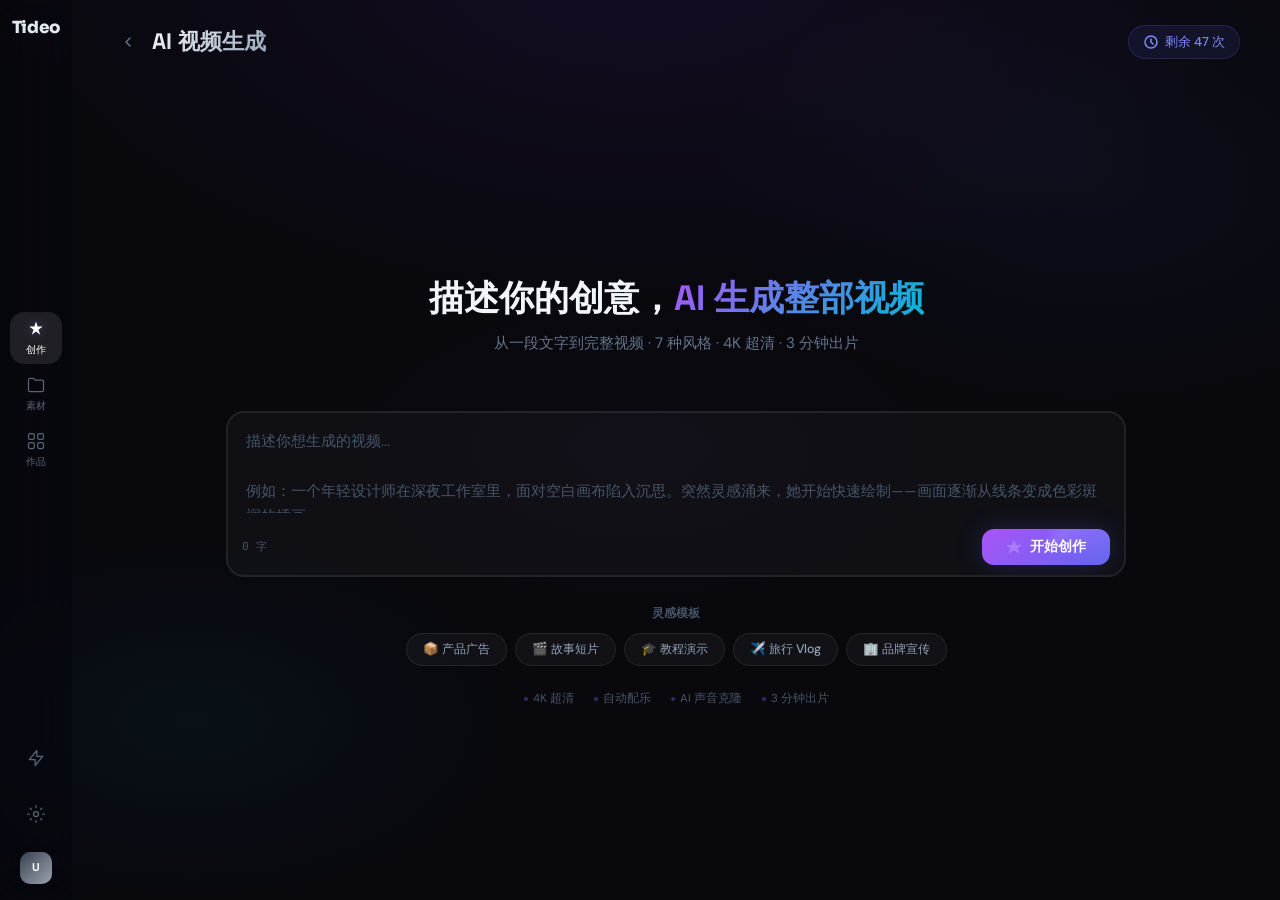
<file: app/generate.html>
<!DOCTYPE html>
<html lang="zh-CN">
<head>
    <meta charset="UTF-8">
    <meta name="viewport" content="width=device-width, initial-scale=1.0">
    <title>AI 生成视频 — Tideo</title>
    <link rel="stylesheet" href="style.css">
    <link rel="stylesheet" href="task-panel.css">
    <link href="https://fonts.googleapis.com/css2?family=Space+Grotesk:wght@400;500;600;700&family=DM+Sans:wght@300;400;500;600;700&family=Inter:wght@300;400;500;600;700;800;900&family=JetBrains+Mono:wght@400;500&display=swap" rel="stylesheet">
    <style>
    /* ==============================================
       AI 生成 — Landing + 左右分栏工作区
       ============================================== */

    /* ===== Landing 状态 ===== */
    .gen-landing {
        flex: 1;
        overflow-y: auto;
        padding: 0 40px;
        display: flex;
        align-items: center;
        justify-content: center;
        min-height: 0;
    }
    .gen-landing::-webkit-scrollbar { width: 5px; }
    .gen-landing::-webkit-scrollbar-thumb { background: rgba(255,255,255,0.08); border-radius: 3px; }
    .gen-landing-scroll {
        max-width: 900px;
        width: 100%;
        text-align: center;
    }

    /* Hero */
    .gen-landing-hero {
        padding: 0 0 28px;
        position: relative;
        text-align: center;
    }
    .gen-landing-hero h1 {
        font-size: 2.2rem;
        font-weight: 800;
        line-height: 1.3;
        margin-bottom: 10px;
    }
    .gen-landing-hero p {
        font-size: 0.95rem;
        color: var(--text-muted);
        max-width: 640px;
        margin: 0 auto 28px;
    }

    /* Primary input area */
    .gen-primary-input {
        max-width: 900px;
        margin: 0 auto 28px;
    }
    .gen-input-box {
        background: rgba(255,255,255,0.03);
        border: 2px solid rgba(255,255,255,0.08);
        border-radius: 18px;
        transition: all 0.3s;
        overflow: hidden;
    }
    .gen-input-box:focus-within {
        border-color: rgba(99,102,241,0.35);
        box-shadow: 0 0 0 4px rgba(99,102,241,0.06), 0 0 40px rgba(99,102,241,0.05);
    }
    .gen-input-textarea {
        width: 100%;
        min-height: 100px;
        max-height: 200px;
        padding: 16px 18px 8px;
        background: transparent;
        border: none;
        color: var(--text-primary);
        font-size: 0.92rem;
        font-family: inherit;
        outline: none;
        resize: none;
        line-height: 1.7;
    }
    .gen-input-textarea::placeholder { color: var(--text-faint); }
    .gen-input-toolbar {
        display: flex;
        align-items: center;
        justify-content: space-between;
        padding: 8px 14px 10px;
    }
    .gen-input-left {
        display: flex;
        align-items: center;
        gap: 8px;
    }
    .gen-char-count {
        font-size: 0.7rem;
        color: var(--text-faint);
        font-family: 'JetBrains Mono', monospace;
    }
    .gen-submit-btn {
        display: inline-flex;
        align-items: center;
        gap: 8px;
        padding: 9px 24px;
        font-size: 0.85rem;
        font-weight: 700;
        color: #fff;
        background: linear-gradient(135deg, #a855f7, #6366f1);
        border: none;
        border-radius: 12px;
        cursor: pointer;
        font-family: inherit;
        box-shadow: 0 0 24px rgba(99,102,241,0.25);
        transition: all 0.2s;
        position: relative;
        overflow: hidden;
    }
    .gen-submit-btn:hover { transform: translateY(-1px); box-shadow: 0 0 40px rgba(99,102,241,0.35); }
    .gen-submit-btn:disabled { opacity: 0.4; cursor: not-allowed; transform: none !important; box-shadow: none !important; }
    .gen-submit-btn::before {
        content: '';
        position: absolute; top: -50%; left: -50%;
        width: 200%; height: 200%;
        background: conic-gradient(from 0deg, transparent, rgba(255,255,255,0.1), transparent 30%);
        animation: shimmer 3s linear infinite;
    }

    /* Inspiration chips */
    .gen-inspo-wrap {
        margin-bottom: 20px;
    }
    .gen-inspo-label {
        font-size: 0.72rem;
        font-weight: 600;
        color: var(--text-faint);
        margin-bottom: 10px;
    }
    .gen-inspo-chips {
        display: flex;
        flex-wrap: wrap;
        gap: 8px;
        justify-content: center;
    }
    .gen-inspo-chip {
        padding: 7px 16px;
        font-size: 0.78rem;
        font-weight: 500;
        color: var(--text-secondary);
        background: rgba(255,255,255,0.04);
        border: 1px solid rgba(255,255,255,0.08);
        border-radius: 100px;
        cursor: pointer;
        transition: all 0.25s;
        display: flex;
        align-items: center;
        gap: 6px;
        font-family: inherit;
    }
    .gen-inspo-chip:hover {
        color: var(--text-primary);
        border-color: rgba(99,102,241,0.35);
        background: rgba(99,102,241,0.06);
        transform: translateY(-2px);
    }

    /* Capabilities row */
    .gen-caps {
        display: flex;
        gap: 20px;
        justify-content: center;
        margin-top: 24px;
    }
    .gen-cap {
        display: flex;
        align-items: center;
        gap: 5px;
        font-size: 0.72rem;
        color: var(--text-faint);
    }
    .gen-cap-dot {
        width: 4px; height: 4px;
        border-radius: 50%;
        background: rgba(99,102,241,0.4);
    }

    /* ===== 工作区顶栏 ===== */
    .gen-topbar {
        display: flex;
        align-items: center;
        justify-content: space-between;
        padding: 12px 24px;
        border-bottom: 1px solid rgba(255,255,255,0.06);
        background: rgba(10,10,22,0.6);
        backdrop-filter: blur(12px);
        -webkit-backdrop-filter: blur(12px);
        flex-shrink: 0;
        z-index: 100;
    }
    .gen-topbar-left {
        display: flex;
        align-items: center;
        gap: 12px;
    }
    .gen-back-link {
        display: inline-flex;
        align-items: center;
        gap: 6px;
        font-size: 0.78rem;
        color: var(--text-muted);
        text-decoration: none;
        transition: color 0.2s;
    }
    .gen-back-link:hover { color: var(--text-primary); }
    .gen-topbar-divider {
        width: 1px;
        height: 18px;
        background: rgba(255,255,255,0.08);
    }
    .gen-topbar-title {
        font-size: 0.85rem;
        font-weight: 600;
        color: var(--text-primary);
    }
    .gen-topbar-badge {
        font-size: 0.68rem;
        font-weight: 500;
        padding: 2px 8px;
        border-radius: 6px;
        background: rgba(168,85,247,0.12);
        color: #c084fc;
        display: none;
    }
    .gen-topbar-badge.show {
        display: inline-block;
    }
    .gen-topbar-right {
        display: flex;
        align-items: center;
        gap: 8px;
    }

    /* ===== 工作区：左右分栏 ===== */
    .gen-workspace {
        display: none;
        flex: 1;
        min-height: 0;
        overflow: hidden;
    }
    .gen-workspace.active {
        display: flex;
    }

    /* Left: Canvas / Preview */
    .gen-left {
        flex: 1;
        display: flex;
        flex-direction: column;
        min-width: 0;
        position: relative;
        overflow: hidden;
    }

    /* Canvas area with video/storyboard */
    .gen-canvas-wrap {
        flex: 1;
        display: flex;
        align-items: center;
        justify-content: center;
        position: relative;
        padding: 16px;
        min-height: 0;
    }
    .gen-canvas-container {
        position: relative;
        width: 100%;
        height: 100%;
        max-width: 960px;
        max-height: 100%;
        background: #0a0a16;
        border-radius: 16px;
        overflow: hidden;
        border: 1px solid rgba(255,255,255,0.06);
        transition: border-color 0.3s;
    }

    /* Left phases */
    .gen-left-phase {
        position: absolute;
        inset: 0;
        display: none;
        border-radius: inherit;
        overflow: hidden;
    }
    .gen-left-phase.active { display: flex; }

    /* ===== Empty / waiting state (步骤1/2/3) ===== */
    .gen-empty-view {
        flex-direction: column;
        align-items: center;
        justify-content: center;
        background: linear-gradient(135deg, #06060a 0%, #0a0a1a 50%, #06060a 100%);
    }
    .gen-empty-inner { text-align: center; max-width: 320px; }
    .gen-empty-orb {
        position: relative;
        width: 72px; height: 72px;
        margin: 0 auto 20px;
    }
    .gen-empty-orb .gen-empty-ring {
        position: absolute; top: 50%; left: 50%;
        transform: translate(-50%,-50%);
        width: 72px; height: 72px;
        border-radius: 50%;
        border: 2px solid rgba(99,102,241,0.12);
        animation: genOrbPulse 3s ease-in-out infinite;
    }
    @keyframes genOrbPulse {
        0%, 100% { transform: translate(-50%,-50%) scale(1); opacity: 0.5; }
        50% { transform: translate(-50%,-50%) scale(1.4); opacity: 0; }
    }
    .gen-empty-orb .gen-empty-core {
        position: absolute; top: 50%; left: 50%;
        transform: translate(-50%,-50%);
        width: 40px; height: 40px;
        border-radius: 50%;
        background: linear-gradient(135deg, rgba(99,102,241,0.15), rgba(99,102,241,0.1));
        display: flex; align-items: center; justify-content: center;
        border: 1px solid rgba(99,102,241,0.15);
    }
    .gen-empty-title {
        font-size: 0.88rem; font-weight: 600; color: var(--text-faint); margin-bottom: 6px;
    }
    .gen-empty-sub {
        font-size: 0.75rem; color: var(--text-dim); line-height: 1.5;
    }

    /* Storyboard grid in canvas */
    .gen-sb-view {
        flex-direction: column;
        background: #0a0a16;
    }
    .gen-sb-topbar {
        display: flex;
        align-items: center;
        gap: 10px;
        padding: 12px 16px;
        flex-shrink: 0;
        border-bottom: 1px solid rgba(255,255,255,0.04);
    }
    .gen-sb-badge {
        padding: 3px 10px;
        font-size: 0.68rem;
        font-weight: 600;
        color: #818cf8;
        background: rgba(99,102,241,0.1);
        border: 1px solid rgba(99,102,241,0.2);
        border-radius: 100px;
    }
    .gen-sb-info {
        font-size: 0.72rem;
        color: var(--text-muted);
    }
    .gen-sb-grid {
        flex: 1;
        display: grid;
        grid-template-columns: repeat(2, 1fr);
        gap: 10px;
        padding: 12px;
        overflow-y: auto;
        min-height: 0;
        align-content: start;
    }
    .gen-sb-grid::-webkit-scrollbar { width: 4px; }
    .gen-sb-grid::-webkit-scrollbar-thumb { background: rgba(255,255,255,0.06); border-radius: 2px; }
    .gen-sb-card {
        position: relative;
        border-radius: 12px;
        overflow: hidden;
        border: 1px solid rgba(255,255,255,0.06);
        background: linear-gradient(135deg, rgba(15,15,30,0.8), rgba(10,10,20,0.9));
        cursor: pointer;
        transition: all 0.3s;
        min-height: 120px;
    }
    .gen-sb-card:hover {
        border-color: rgba(99,102,241,0.3);
        transform: scale(1.02);
    }
    .gen-sb-card.selected {
        border-color: rgba(99,102,241,0.5);
        box-shadow: 0 0 20px rgba(99,102,241,0.15);
    }
    .gen-sb-card canvas { width: 100%; height: 100%; display: block; position: absolute; inset: 0; }
    .gen-sb-card-overlay {
        position: relative;
        z-index: 2;
        background: linear-gradient(transparent 30%, rgba(0,0,0,0.7));
        display: flex;
        flex-direction: column;
        justify-content: flex-end;
        padding: 12px;
        min-height: 120px;
    }
    .gen-sb-card-num {
        position: absolute; top: 8px; left: 8px;
        width: 22px; height: 22px;
        border-radius: 7px;
        display: flex; align-items: center; justify-content: center;
        font-size: 0.65rem; font-weight: 700; color: #fff;
        background: rgba(99,102,241,0.6); backdrop-filter: blur(8px);
    }
    .gen-sb-card-dur {
        position: absolute; top: 8px; right: 8px;
        padding: 2px 7px; font-size: 0.6rem; font-weight: 500; color: #fff;
        background: rgba(0,0,0,0.55); border-radius: 5px;
        font-family: 'JetBrains Mono', monospace;
    }
    .gen-sb-card-title {
        font-size: 0.78rem; font-weight: 600; color: #fff; margin-bottom: 2px;
    }
    .gen-sb-card-desc {
        font-size: 0.62rem; color: rgba(255,255,255,0.6);
        display: -webkit-box; -webkit-line-clamp: 2;
        -webkit-box-orient: vertical; overflow: hidden; line-height: 1.4;
    }

    /* Synthesis view */
    .gen-synth-view {
        align-items: center;
        justify-content: center;
        background: linear-gradient(135deg, #06060a 0%, #0a0a1a 50%, #06060a 100%);
    }
    .gen-synth-inner { text-align: center; max-width: 360px; }
    .gen-synth-orb {
        position: relative;
        width: 88px; height: 88px;
        margin: 0 auto 24px;
    }
    .gen-synth-orb .ring {
        position: absolute; top: 50%; left: 50%;
        transform: translate(-50%,-50%); border-radius: 50%;
        border: 2px solid transparent;
    }
    .gen-synth-orb .ring:nth-child(1) { width:88px;height:88px; border-top-color:#a855f7; animation: spin 1.5s linear infinite; }
    .gen-synth-orb .ring:nth-child(2) { width:66px;height:66px; border-right-color:#6366f1; animation: spin 2s linear infinite reverse; }
    .gen-synth-orb .ring:nth-child(3) { width:44px;height:44px; border-bottom-color:#06b6d4; animation: spin 1s linear infinite; }
    .gen-synth-orb .core {
        position: absolute; top:50%;left:50%; transform:translate(-50%,-50%);
        width:18px;height:18px; border-radius:50%;
        background:linear-gradient(135deg,#a855f7,#06b6d4);
        box-shadow:0 0 24px rgba(99,102,241,0.5);
    }
    @keyframes spin { to { transform: translate(-50%,-50%) rotate(360deg); } }
    .gen-synth-text { font-size: 0.92rem; font-weight: 600; color: var(--text-primary); margin-bottom: 6px; }
    .gen-synth-sub { font-size: 0.78rem; color: var(--text-muted); margin-bottom: 20px; }
    .gen-synth-progress {
        width: 220px; height: 3px;
        background: rgba(255,255,255,0.06); border-radius: 2px;
        overflow: hidden; margin: 0 auto 10px;
    }
    .gen-synth-bar {
        height: 100%;
        background: linear-gradient(90deg, #a855f7, #6366f1, #06b6d4);
        border-radius: 2px; width: 0%; transition: width 0.6s ease;
    }
    .gen-synth-clip-info {
        font-size: 0.72rem; color: var(--text-muted);
        font-family: 'JetBrains Mono', monospace;
    }
    .gen-synth-dots {
        display: flex; gap: 6px; justify-content: center; margin-top: 16px;
    }
    .gen-synth-dot {
        width: 32px; height: 32px;
        border-radius: 8px;
        display: flex; align-items: center; justify-content: center;
        font-size: 0.68rem; font-weight: 700;
        color: var(--text-faint); background: rgba(255,255,255,0.03);
        border: 1px solid rgba(255,255,255,0.06);
        transition: all 0.3s;
    }
    .gen-synth-dot.active {
        color: #818cf8;
        background: rgba(99,102,241,0.12);
        border-color: rgba(99,102,241,0.3);
        box-shadow: 0 0 14px rgba(99,102,241,0.15);
    }
    .gen-synth-dot.completed {
        color: #10b981;
        background: rgba(16,185,129,0.1);
        border-color: rgba(16,185,129,0.25);
    }

    /* Player view */
    .gen-player-view {
        background: #06060a;
    }
    .gen-player-view canvas { width: 100%; height: 100%; display: block; }
    .gen-player-controls {
        position: absolute;
        bottom: 0; left: 0; right: 0;
        display: flex; align-items: center; gap: 10px;
        padding: 10px 16px;
        background: linear-gradient(transparent, rgba(0,0,0,0.7));
        z-index: 5;
    }
    .gen-timeline-overlay {
        position: absolute;
        bottom: 48px; left: 12px; right: 12px;
        display: flex; gap: 3px; height: 24px; z-index: 4;
    }
    .gen-tl-seg {
        display: flex; align-items: center; justify-content: center;
        border-radius: 5px; font-size: 0.58rem; font-weight: 600;
        border: 1px solid; transition: all 0.3s; cursor: default;
    }
    .gen-tl-seg.active {
        box-shadow: 0 0 10px rgba(99,102,241,0.2);
        transform: scaleY(1.08);
    }

    /* ===== Right: Chat Sidebar ===== */
    .gen-right {
        width: 380px;
        flex-shrink: 0;
        background: rgba(12,12,20,0.95);
        backdrop-filter: blur(20px);
        border-left: 1px solid rgba(255,255,255,0.06);
        display: flex;
        flex-direction: column;
        z-index: 50;
        overflow: hidden;
    }

    /* Chat header */
    .gen-chat-header {
        display: flex;
        align-items: center;
        gap: 10px;
        padding: 14px 16px;
        flex-shrink: 0;
        border-bottom: 1px solid rgba(255,255,255,0.05);
    }
    .gen-chat-header-icon {
        width: 28px; height: 28px;
        border-radius: 8px;
        background: rgba(99,102,241,0.12);
        color: #a855f7;
        display: flex; align-items: center; justify-content: center;
        flex-shrink: 0;
    }
    .gen-chat-header h3 { font-size: 0.85rem; font-weight: 600; }
    .gen-chat-header p { font-size: 0.68rem; color: var(--text-muted); }

    /* Chat body */
    .gen-chat-body {
        flex: 1;
        overflow-y: auto;
        padding: 16px 16px 16px;
        display: flex;
        flex-direction: column;
        gap: 12px;
        min-height: 0;
    }
    .gen-chat-body::-webkit-scrollbar { width: 4px; }
    .gen-chat-body::-webkit-scrollbar-track { background: transparent; }
    .gen-chat-body::-webkit-scrollbar-thumb { background: rgba(255,255,255,0.08); border-radius: 2px; }

    /* Chat bubbles */
    .gen-bubble {
        display: flex;
        gap: 8px;
        animation: genBubbleIn 0.35s ease-out;
    }
    @keyframes genBubbleIn {
        from { opacity: 0; transform: translateY(12px); }
        to { opacity: 1; transform: translateY(0); }
    }
    .gen-bubble--ai { align-items: flex-start; }
    .gen-bubble--user { flex-direction: row-reverse; }
    .gen-bubble-avatar {
        width: 28px; height: 28px;
        border-radius: 8px;
        display: flex; align-items: center; justify-content: center;
        flex-shrink: 0;
        font-size: 0.75rem; font-weight: 600;
    }
    .gen-bubble--ai .gen-bubble-avatar {
        background: rgba(99,102,241,0.12); color: #a855f7;
    }
    .gen-bubble--user .gen-bubble-avatar {
        background: rgba(59,130,246,0.12); color: #60a5fa;
    }
    .gen-bubble-content {
        max-width: 85%;
        padding: 10px 14px;
        border-radius: 14px;
        font-size: 0.82rem;
        line-height: 1.6;
    }
    .gen-bubble--ai .gen-bubble-content {
        background: rgba(255,255,255,0.04);
        border: 1px solid rgba(255,255,255,0.06);
        color: #cbd5e1;
    }
    .gen-bubble--user .gen-bubble-content {
        background: rgba(99,102,241,0.12);
        border: 1px solid rgba(99,102,241,0.2);
        color: var(--text-primary);
    }

    /* Typing indicator (three dots) */
    .gen-typing { display: flex; gap: 4px; padding: 6px 0; }
    .gen-typing-dot {
        width: 6px; height: 6px; border-radius: 50%;
        background: #64748b; animation: genTypingBounce 1.4s ease-in-out infinite;
    }
    .gen-typing-dot:nth-child(2) { animation-delay: 0.2s; }
    .gen-typing-dot:nth-child(3) { animation-delay: 0.4s; }
    @keyframes genTypingBounce {
        0%, 60%, 100% { transform: translateY(0); opacity: 0.4; }
        30% { transform: translateY(-6px); opacity: 1; }
    }

    /* Step overview stepper (in chat) */
    .gen-stepper { display: flex; gap: 4px; margin: 8px 0 4px; padding: 10px 0; }
    .gen-stepper-item { flex: 1; text-align: center; position: relative; }
    .gen-stepper-num {
        display: inline-flex; width: 22px; height: 22px; border-radius: 50%;
        align-items: center; justify-content: center;
        font-size: 0.62rem; font-weight: 700;
        background: rgba(255,255,255,0.05); border: 1px solid rgba(255,255,255,0.08);
        color: var(--text-faint); margin-bottom: 4px; transition: all 0.3s;
    }
    .gen-stepper-item.active .gen-stepper-num {
        background: rgba(99,102,241,0.15); border-color: rgba(99,102,241,0.4);
        color: #818cf8; box-shadow: 0 0 10px rgba(99,102,241,0.15);
    }
    .gen-stepper-item.completed .gen-stepper-num {
        background: rgba(16,185,129,0.12); border-color: rgba(16,185,129,0.3); color: #10b981;
    }
    .gen-stepper-label { display: block; font-size: 0.58rem; color: var(--text-dim); line-height: 1.2; }
    .gen-stepper-item.active .gen-stepper-label { color: #818cf8; }
    .gen-stepper-item.completed .gen-stepper-label { color: #10b981; }

    /* Text segment preview cards (步骤2) */
    .gen-text-segments { display: flex; flex-direction: column; gap: 8px; margin-top: 8px; }
    .gen-text-seg {
        background: rgba(255,255,255,0.02); border: 1px solid rgba(255,255,255,0.06);
        border-radius: 10px; padding: 10px 12px; transition: all 0.2s;
    }
    .gen-text-seg:hover { border-color: rgba(255,255,255,0.1); background: rgba(255,255,255,0.03); }
    .gen-text-seg-head { display: flex; align-items: center; justify-content: space-between; margin-bottom: 6px; }
    .gen-text-seg-badge {
        display: inline-flex; align-items: center; gap: 5px;
        padding: 2px 8px; border-radius: 5px; font-size: 0.65rem; font-weight: 600;
    }
    .gen-text-seg-dur { font-size: 0.62rem; color: var(--text-faint); font-family: 'JetBrains Mono', monospace; }
    .gen-text-seg textarea {
        width: 100%; min-height: 48px; padding: 8px 10px;
        background: rgba(255,255,255,0.03); border: 1px solid rgba(255,255,255,0.06);
        border-radius: 8px; color: var(--text-primary); font-size: 0.78rem; font-family: inherit;
        outline: none; resize: vertical; line-height: 1.5; transition: border-color 0.2s;
    }
    .gen-text-seg textarea:focus { border-color: rgba(99,102,241,0.3); }

    /* Storyboard loading animation */
    .gen-sb-card.loading { pointer-events: none; }
    .gen-sb-card.loading .gen-sb-card-overlay { background: none; }
    .gen-sb-card-loading-inner {
        position: absolute; inset: 0; z-index: 3;
        display: flex; flex-direction: column; align-items: center; justify-content: center;
        background: linear-gradient(135deg, rgba(15,15,30,0.95), rgba(10,10,20,0.98));
    }
    .gen-sb-card-loading-inner .loading-spinner {
        width: 24px; height: 24px;
        border: 2px solid rgba(99,102,241,0.15); border-top-color: #a855f7;
        border-radius: 50%; animation: spin 1s linear infinite; margin-bottom: 8px;
    }
    .gen-sb-card-loading-inner .loading-text { font-size: 0.65rem; color: var(--text-faint); }

    /* Inline action cards in chat */
    .gen-chat-actions {
        display: flex;
        flex-wrap: wrap;
        gap: 6px;
        margin-top: 8px;
    }
    .gen-chat-action {
        padding: 6px 14px;
        font-size: 0.72rem;
        font-weight: 500;
        color: #818cf8;
        background: rgba(99,102,241,0.06);
        border: 1px solid rgba(99,102,241,0.2);
        border-radius: 100px;
        cursor: pointer;
        transition: all 0.2s;
        font-family: inherit;
    }
    .gen-chat-action:hover {
        background: rgba(99,102,241,0.12);
        border-color: rgba(99,102,241,0.4);
    }

    /* Confirm config button */
    .gen-confirm-config {
        display: flex;
        align-items: center;
        justify-content: center;
        gap: 8px;
        width: 100%;
        margin-top: 12px;
        padding: 10px 20px;
        font-size: 0.82rem;
        font-weight: 600;
        color: #fff;
        background: linear-gradient(135deg, #a855f7, #6366f1);
        border: none;
        border-radius: 10px;
        cursor: pointer;
        font-family: inherit;
        box-shadow: 0 0 20px rgba(99,102,241,0.2);
        transition: all 0.25s;
    }
    .gen-confirm-config:hover { transform: translateY(-1px); box-shadow: 0 0 30px rgba(99,102,241,0.35); }
    .gen-confirm-config:active { transform: scale(0.98); }

    /* Clip editor in chat */
    .gen-clip-editor {
        background: rgba(255,255,255,0.02);
        border: 1px solid rgba(255,255,255,0.06);
        border-radius: 12px;
        margin-top: 8px;
        overflow: hidden;
        transition: all 0.3s;
        cursor: pointer;
    }
    .gen-clip-editor:hover {
        border-color: rgba(99,102,241,0.25);
        background: rgba(255,255,255,0.03);
    }
    .gen-clip-editor.highlighted {
        border-color: rgba(99,102,241,0.5);
        background: rgba(99,102,241,0.05);
        box-shadow: 0 0 16px rgba(99,102,241,0.1);
    }
    .gen-clip-editor-head {
        display: flex; align-items: center; justify-content: space-between;
        padding: 10px 12px;
        border-bottom: 1px solid rgba(255,255,255,0.04);
    }
    .gen-clip-editor-badge {
        display: inline-flex; align-items: center; gap: 6px;
        padding: 3px 10px; border-radius: 6px;
        font-size: 0.68rem; font-weight: 600;
    }
    .gen-clip-editor-dur {
        font-size: 0.65rem; color: var(--text-muted);
        font-family: 'JetBrains Mono', monospace;
    }
    .gen-clip-editor-body {
        padding: 10px 12px;
        display: flex;
        gap: 10px;
    }
    /* Clip thumbnail preview inside editor */
    .gen-clip-thumb {
        width: 80px;
        height: 50px;
        border-radius: 6px;
        overflow: hidden;
        flex-shrink: 0;
        border: 1px solid rgba(255,255,255,0.06);
    }
    .gen-clip-thumb canvas {
        width: 100%; height: 100%; display: block;
    }
    .gen-clip-desc-wrap {
        flex: 1;
        min-width: 0;
    }
    .gen-clip-desc-input {
        width: 100%;
        min-height: 40px;
        padding: 8px 10px;
        background: rgba(255,255,255,0.03);
        border: 1px solid rgba(255,255,255,0.06);
        border-radius: 8px;
        color: var(--text-primary);
        font-size: 0.78rem;
        font-family: inherit;
        outline: none;
        resize: vertical;
        line-height: 1.5;
        transition: border-color 0.2s;
    }
    .gen-clip-desc-input:focus { border-color: rgba(99,102,241,0.3); }
    .gen-clip-desc-input::placeholder { color: var(--text-faint); }

    /* Config card in chat */
    .gen-config-card {
        background: rgba(255,255,255,0.02);
        border: 1px solid rgba(255,255,255,0.06);
        border-radius: 12px;
        margin-top: 8px;
        padding: 12px;
    }
    .gen-config-label {
        font-size: 0.68rem; font-weight: 600; color: var(--text-faint);
        text-transform: uppercase; letter-spacing: 0.5px;
        margin-bottom: 8px;
    }
    /* Style grid */
    .gen-style-grid {
        display: grid; grid-template-columns: repeat(3, 1fr);
        gap: 6px; margin-bottom: 10px;
    }
    .gen-style-card {
        padding: 8px 6px; text-align: center;
        background: rgba(255,255,255,0.03);
        border: 1px solid rgba(255,255,255,0.06);
        border-radius: 8px; cursor: pointer;
        transition: all 0.2s; font-family: inherit;
    }
    .gen-style-card:hover { border-color: rgba(99,102,241,0.25); }
    .gen-style-card.active {
        border-color: rgba(99,102,241,0.5);
        background: rgba(99,102,241,0.08);
    }
    .gen-style-card .icon { font-size: 1.1rem; display: block; margin-bottom: 2px; }
    .gen-style-card .name { font-size: 0.65rem; font-weight: 600; color: var(--text-secondary); }
    .gen-style-card.active .name { color: #818cf8; }

    /* Ratio chips */
    .gen-ratio-row {
        display: flex; gap: 6px; margin-bottom: 10px;
    }
    .gen-ratio-chip {
        flex: 1; padding: 6px; text-align: center;
        font-size: 0.68rem; font-weight: 500; color: var(--text-muted);
        background: rgba(255,255,255,0.03);
        border: 1px solid rgba(255,255,255,0.06);
        border-radius: 8px; cursor: pointer;
        transition: all 0.2s; font-family: inherit;
    }
    .gen-ratio-chip:hover { border-color: rgba(99,102,241,0.25); }
    .gen-ratio-chip.active {
        color: #818cf8;
        background: rgba(99,102,241,0.08);
        border-color: rgba(99,102,241,0.4);
    }


    /* ===== Middle: Finetune Panel ===== */
    .gen-middle {
        width: 0;
        flex-shrink: 0;
        background: rgba(12,12,20,0.97);
        backdrop-filter: blur(20px);
        border-left: 1px solid rgba(255,255,255,0.06);
        display: flex;
        flex-direction: column;
        z-index: 45;
        overflow: hidden;
        opacity: 0;
        transition: width 0.4s cubic-bezier(0.4,0,0.2,1), opacity 0.3s ease;
    }
    .gen-middle.active {
        width: 360px;
        opacity: 1;
    }
    .gen-middle-header {
        display: flex;
        align-items: center;
        justify-content: space-between;
        padding: 14px 16px;
        flex-shrink: 0;
        background: linear-gradient(135deg, rgba(168,85,247,0.1) 0%, rgba(99,102,241,0.06) 100%);
        border-bottom: 1px solid rgba(168,85,247,0.15);
    }
    .gen-middle-header-left {
        display: flex;
        align-items: center;
        gap: 10px;
    }
    .gen-middle-header-icon {
        width: 28px; height: 28px;
        border-radius: 8px;
        display: flex;
        align-items: center;
        justify-content: center;
        background: rgba(168,85,247,0.12);
        color: #a855f7;
    }
    .gen-middle-header h3 { font-size: 0.85rem; font-weight: 600; }
    .gen-middle-header p { font-size: 0.68rem; color: var(--text-muted); }
    .gen-middle-close {
        width: 28px; height: 28px;
        border-radius: 8px;
        border: none;
        background: rgba(255,255,255,0.04);
        color: var(--text-faint);
        display: flex;
        align-items: center;
        justify-content: center;
        cursor: pointer;
        transition: all 0.2s;
    }
    .gen-middle-close:hover {
        background: rgba(255,255,255,0.08);
        color: var(--text-primary);
    }
    .gen-middle-body {
        flex: 1;
        overflow-y: auto;
        padding: 16px;
        display: flex;
        flex-direction: column;
        gap: 16px;
        min-height: 0;
    }
    .gen-middle-body::-webkit-scrollbar { width: 4px; }
    .gen-middle-body::-webkit-scrollbar-thumb { background: rgba(255,255,255,0.06); border-radius: 2px; }

    /* Finetune clip card */
    .gen-ft-card {
        background: rgba(255,255,255,0.02);
        border: 1px solid rgba(255,255,255,0.06);
        border-radius: 12px;
        overflow: hidden;
        transition: all 0.3s;
    }
    .gen-ft-card.active {
        border-color: rgba(168,85,247,0.4);
        box-shadow: 0 0 20px rgba(168,85,247,0.1);
    }
    .gen-ft-card-head {
        display: flex;
        align-items: center;
        justify-content: space-between;
        padding: 10px 12px;
        border-bottom: 1px solid rgba(255,255,255,0.04);
        cursor: pointer;
        transition: background 0.2s;
    }
    .gen-ft-card-head:hover { background: rgba(255,255,255,0.02); }
    .gen-ft-card-badge {
        display: inline-flex;
        align-items: center;
        gap: 6px;
        padding: 3px 10px;
        border-radius: 6px;
        font-size: 0.68rem;
        font-weight: 600;
    }
    .gen-ft-card-dur {
        font-size: 0.65rem;
        color: var(--text-muted);
        font-family: 'JetBrains Mono', monospace;
    }
    .gen-ft-card-body {
        padding: 12px;
        display: flex;
        flex-direction: column;
        gap: 10px;
    }
    .gen-ft-card-body.collapsed {
        display: none;
    }
    .gen-ft-thumb {
        width: 100%;
        height: 100px;
        border-radius: 8px;
        overflow: hidden;
        border: 1px solid rgba(255,255,255,0.06);
    }
    .gen-ft-thumb canvas {
        width: 100%; height: 100%; display: block;
    }
    .gen-ft-field {
        display: flex;
        flex-direction: column;
        gap: 4px;
    }
    .gen-ft-label {
        font-size: 0.65rem;
        font-weight: 600;
        color: var(--text-faint);
        text-transform: uppercase;
        letter-spacing: 0.3px;
    }
    .gen-ft-textarea {
        width: 100%;
        min-height: 52px;
        padding: 8px 10px;
        background: rgba(255,255,255,0.03);
        border: 1px solid rgba(255,255,255,0.06);
        border-radius: 8px;
        color: var(--text-primary);
        font-size: 0.78rem;
        font-family: inherit;
        outline: none;
        resize: vertical;
        line-height: 1.5;
        transition: border-color 0.2s;
    }
    .gen-ft-textarea:focus { border-color: rgba(168,85,247,0.4); }
    .gen-ft-dur-row {
        display: flex;
        align-items: center;
        gap: 10px;
    }
    .gen-ft-dur-slider {
        flex: 1;
        -webkit-appearance: none;
        height: 3px;
        border-radius: 2px;
        background: rgba(255,255,255,0.08);
        outline: none;
    }
    .gen-ft-dur-slider::-webkit-slider-thumb {
        -webkit-appearance: none;
        width: 14px; height: 14px;
        border-radius: 50%;
        background: #a855f7;
        cursor: pointer;
        box-shadow: 0 0 6px rgba(168,85,247,0.4);
    }
    .gen-ft-dur-value {
        font-size: 0.72rem;
        font-weight: 600;
        color: var(--text-secondary);
        font-family: 'JetBrains Mono', monospace;
        min-width: 28px;
        text-align: right;
    }
    .gen-ft-actions {
        display: flex;
        gap: 6px;
        flex-wrap: wrap;
    }
    .gen-ft-action {
        padding: 6px 12px;
        font-size: 0.68rem;
        font-weight: 500;
        color: #c084fc;
        background: rgba(168,85,247,0.08);
        border: 1px solid rgba(168,85,247,0.2);
        border-radius: 100px;
        cursor: pointer;
        font-family: inherit;
        transition: all 0.2s;
    }
    .gen-ft-action:hover {
        background: rgba(168,85,247,0.15);
        border-color: rgba(168,85,247,0.4);
    }

    /* Middle footer */
    .gen-middle-footer {
        padding: 12px 16px;
        border-top: 1px solid rgba(255,255,255,0.05);
        flex-shrink: 0;
        display: flex;
        gap: 8px;
    }
    .gen-middle-footer button {
        flex: 1;
        padding: 8px 16px;
        font-size: 0.78rem;
        font-weight: 600;
        border-radius: 10px;
        border: none;
        cursor: pointer;
        font-family: inherit;
        transition: all 0.2s;
    }
    .gen-ft-confirm {
        color: #fff;
        background: linear-gradient(135deg, #a855f7, #6366f1);
        box-shadow: 0 0 16px rgba(168,85,247,0.2);
    }
    .gen-ft-confirm:hover { transform: translateY(-1px); box-shadow: 0 0 24px rgba(168,85,247,0.3); }
    .gen-ft-cancel {
        color: var(--text-muted);
        background: rgba(255,255,255,0.04);
        border: 1px solid rgba(255,255,255,0.08) !important;
    }
    .gen-ft-cancel:hover { background: rgba(255,255,255,0.06); color: var(--text-primary); }

    /* Finetune mode indicator on canvas */
    .gen-canvas-container.finetune-active {
        border-color: rgba(168,85,247,0.4);
        box-shadow: 0 0 30px rgba(168,85,247,0.1);
    }

    /* Done banner in chat */
    .gen-done-banner {
        text-align: center;
        padding: 16px 0;
    }
    .gen-done-banner svg { margin-bottom: 8px; }
    .gen-done-title { font-size: 0.95rem; font-weight: 600; margin-bottom: 3px; }
    .gen-done-sub { font-size: 0.72rem; color: var(--text-muted); }
    .gen-done-actions {
        display: flex;
        flex-direction: column;
        gap: 8px;
        margin-top: 12px;
    }

    @media (max-width: 768px) {
        .gen-right { width: 300px; }
        .gen-middle.active { width: 100%; max-height: 40vh; }
    }
    @media (max-width: 600px) {
        .gen-workspace { flex-direction: column; }
        .gen-right {
            width: 100%; max-height: 45vh; border-left: none;
            border-top: 1px solid rgba(255,255,255,0.06);
        }
    }
    /* ===== 用户下拉菜单 ===== */
    .icon-nav-avatar { position: relative; }
    .user-dropdown {
        position: absolute;
        bottom: 0;
        left: calc(100% + 10px);
        width: 200px;
        background: rgba(15,15,26,0.95);
        backdrop-filter: blur(24px);
        -webkit-backdrop-filter: blur(24px);
        border: 1px solid rgba(255,255,255,0.1);
        border-radius: 12px;
        padding: 8px;
        box-shadow: 0 12px 40px rgba(0,0,0,0.4), 0 0 30px rgba(99,102,241,0.06);
        opacity: 0;
        visibility: hidden;
        transform: translateY(6px);
        transition: all 0.2s cubic-bezier(.4,0,.2,1);
        z-index: 200;
    }
    .user-dropdown.show {
        opacity: 1;
        visibility: visible;
        transform: translateY(0);
    }
    .user-dropdown-header {
        display: flex;
        align-items: center;
        gap: 10px;
        padding: 8px 8px 10px;
    }
    .user-dropdown-avatar {
        width: 32px; height: 32px;
        border-radius: 8px;
        background: linear-gradient(135deg, #a855f7, #6366f1, #3b82f6, #06b6d4);
        display: flex;
        align-items: center;
        justify-content: center;
        font-size: 0.75rem;
        font-weight: 700;
        color: #fff;
        flex-shrink: 0;
    }
    .user-dropdown-info { min-width: 0; }
    .user-dropdown-name {
        font-size: 0.78rem;
        font-weight: 600;
        color: var(--text-primary);
        white-space: nowrap;
        overflow: hidden;
        text-overflow: ellipsis;
    }
    .user-dropdown-hint {
        font-size: 0.65rem;
        color: var(--text-faint);
    }
    .user-dropdown-divider {
        height: 1px;
        background: rgba(255,255,255,0.06);
        margin: 4px 0;
    }
    .user-dropdown-item {
        display: flex;
        align-items: center;
        gap: 8px;
        padding: 8px 10px;
        font-size: 0.75rem;
        font-weight: 500;
        color: var(--text-muted);
        border-radius: 8px;
        text-decoration: none;
        transition: all 0.15s ease;
        cursor: pointer;
    }
    .user-dropdown-item:hover {
        color: var(--text-primary);
        background: rgba(255,255,255,0.05);
    }
    .user-dropdown-logout:hover {
        color: #ef4444;
        background: rgba(239,68,68,0.08);
    }
    </style>
</head>
<body class="creator-layout">
    <!-- 侧边栏 -->
    <aside class="icon-sidebar">
        <a href="create.html" class="icon-sidebar-logo" title="Tideo"><span class="logo-wordmark">Tideo</span></a>
        <nav class="icon-nav">
            <a href="create.html" class="icon-nav-item active"><svg width="20" height="20" viewBox="0 0 24 24" fill="none"><path d="M12 3L14 9H20L15 13L17 19L12 15L7 19L9 13L4 9H10L12 3Z" fill="currentColor"/></svg>创作</a>
            <a href="media.html" class="icon-nav-item"><svg width="20" height="20" viewBox="0 0 24 24" fill="none"><path d="M3 6C3 4.89543 3.89543 4 5 4H9L11 6H19C20.1046 6 21 6.89543 21 8V18C21 19.1046 20.1046 20 19 20H5C3.89543 20 3 19.1046 3 18V6Z" stroke="currentColor" stroke-width="1.5" stroke-linejoin="round"/></svg>素材</a>
            <a href="result.html" class="icon-nav-item"><svg width="20" height="20" viewBox="0 0 24 24" fill="none"><rect x="3" y="3" width="7" height="7" rx="2" stroke="currentColor" stroke-width="1.5"/><rect x="14" y="3" width="7" height="7" rx="2" stroke="currentColor" stroke-width="1.5"/><rect x="3" y="14" width="7" height="7" rx="2" stroke="currentColor" stroke-width="1.5"/><rect x="14" y="14" width="7" height="7" rx="2" stroke="currentColor" stroke-width="1.5"/></svg>作品</a>
        </nav>
        <div class="icon-nav-bottom">
            <a href="#" class="icon-nav-item"><svg width="20" height="20" viewBox="0 0 24 24" fill="none"><path d="M13 10V3L4 14H11V21L20 10H13Z" stroke="currentColor" stroke-width="1.5" stroke-linejoin="round"/></svg></a>
            <a href="#" class="icon-nav-item"><svg width="20" height="20" viewBox="0 0 24 24" fill="none"><circle cx="12" cy="12" r="3" stroke="currentColor" stroke-width="1.5"/><path d="M12 2V4M12 20V22M22 12H20M4 12H2M19.07 4.93L17.66 6.34M6.34 17.66L4.93 19.07M19.07 19.07L17.66 17.66M6.34 6.34L4.93 4.93" stroke="currentColor" stroke-width="1.5" stroke-linecap="round"/></svg></a>
            <div class="icon-nav-avatar" id="userAvatar" title="用户"><span id="userAvatarLetter">U</span></div>
            <!-- 用户下拉菜单 -->
            <div class="user-dropdown" id="userDropdown">
                <div class="user-dropdown-header">
                    <div class="user-dropdown-avatar" id="dropdownAvatar">U</div>
                    <div class="user-dropdown-info">
                        <div class="user-dropdown-name" id="dropdownName">未登录</div>
                        <div class="user-dropdown-hint" id="dropdownHint">点击登录</div>
                    </div>
                </div>
                <div class="user-dropdown-divider"></div>
                <a href="#" class="user-dropdown-item" id="userLoginBtn">
                    <svg width="14" height="14" viewBox="0 0 16 16" fill="none"><path d="M6 2H4C2.89543 2 2 2.89543 2 4V12C2 13.1046 2.89543 14 4 14H6" stroke="currentColor" stroke-width="1.3" stroke-linecap="round"/><path d="M10 11L14 8L10 5" stroke="currentColor" stroke-width="1.3" stroke-linecap="round" stroke-linejoin="round"/><path d="M14 8H6" stroke="currentColor" stroke-width="1.3" stroke-linecap="round"/></svg>
                    登录
                </a>
                <a href="#" class="user-dropdown-item user-dropdown-logout" id="userLogoutBtn" style="display:none;">
                    <svg width="14" height="14" viewBox="0 0 16 16" fill="none"><path d="M6 2H4C2.89543 2 2 2.89543 2 4V12C2 13.1046 2.89543 14 4 14H6" stroke="currentColor" stroke-width="1.3" stroke-linecap="round"/><path d="M10 11L14 8L10 5" stroke="currentColor" stroke-width="1.3" stroke-linecap="round" stroke-linejoin="round"/><path d="M14 8H6" stroke="currentColor" stroke-width="1.3" stroke-linecap="round"/></svg>
                    退出登录
                </a>
            </div>
        </div>
    </aside>

    <!-- 主内容区 -->
    <main class="main-content" style="padding:0; display:flex; flex-direction:column; height:100vh; overflow:hidden;">
        <!-- 顶部栏 -->
        <header class="topbar" id="mainTopbar" style="padding:24px 40px; flex-shrink:0;">
            <div class="topbar-left">
                <a href="create.html" class="topbar-back" title="返回首页">
                    <svg width="16" height="16" viewBox="0 0 16 16" fill="none"><path d="M10 12L6 8L10 4" stroke="currentColor" stroke-width="1.5" stroke-linecap="round" stroke-linejoin="round"/></svg>
                </a>
                <h1 class="page-title">AI 视频生成</h1>
            </div>
            <div class="topbar-right">
                <div class="credits-badge">
                    <svg width="16" height="16" viewBox="0 0 16 16" fill="none"><circle cx="8" cy="8" r="6" stroke="currentColor" stroke-width="1.5"/><path d="M8 5V8L10 10" stroke="currentColor" stroke-width="1.5" stroke-linecap="round"/></svg>
                    <span>剩余 47 次</span>
                </div>
            </div>
        </header>

        <!-- ===== Landing 页（居中输入） ===== -->
        <div class="gen-landing" id="genLanding">
            <div class="gen-landing-scroll">
                <div class="gen-landing-hero">
                    <h1>描述你的创意，<span class="gradient-text">AI 生成整部视频</span></h1>
                    <p>从一段文字到完整视频 · 7 种风格 · 4K 超清 · 3 分钟出片</p>
                </div>

                <!-- 输入框 -->
                <div class="gen-primary-input">
                    <div class="gen-input-box">
                        <textarea class="gen-input-textarea" id="landingInput" placeholder="描述你想生成的视频...&#10;&#10;例如：一个年轻设计师在深夜工作室里，面对空白画布陷入沉思。突然灵感涌来，她开始快速绘制——画面逐渐从线条变成色彩斑斓的插画..."></textarea>
                        <div class="gen-input-toolbar">
                            <div class="gen-input-left">
                                <span class="gen-char-count"><span id="charCount">0</span> 字</span>
                            </div>
                            <button class="gen-submit-btn" id="startGenBtn">
                                <svg width="16" height="16" viewBox="0 0 16 16" fill="none"><path d="M8 2L10 6.5H14.5L11 9L12.5 13.5L8 10.5L3.5 13.5L5 9L1.5 6.5H6L8 2Z" stroke="currentColor" stroke-width="1.2" stroke-linejoin="round" fill="currentColor" opacity="0.2"/></svg>
                                开始创作
                            </button>
                        </div>
                    </div>
                </div>

                <!-- 灵感模板 -->
                <div class="gen-inspo-wrap">
                    <div class="gen-inspo-label">灵感模板</div>
                    <div class="gen-inspo-chips">
                        <button class="gen-inspo-chip" data-tpl="product">📦 产品广告</button>
                        <button class="gen-inspo-chip" data-tpl="story">🎬 故事短片</button>
                        <button class="gen-inspo-chip" data-tpl="tutorial">🎓 教程演示</button>
                        <button class="gen-inspo-chip" data-tpl="vlog">✈️ 旅行 Vlog</button>
                        <button class="gen-inspo-chip" data-tpl="promo">🏢 品牌宣传</button>
                    </div>
                </div>

                <div class="gen-caps">
                    <span class="gen-cap"><span class="gen-cap-dot"></span> 4K 超清</span>
                    <span class="gen-cap"><span class="gen-cap-dot"></span> 自动配乐</span>
                    <span class="gen-cap"><span class="gen-cap-dot"></span> AI 声音克隆</span>
                    <span class="gen-cap"><span class="gen-cap-dot"></span> 3 分钟出片</span>
                </div>
            </div>
        </div>

        <!-- ===== 工作区顶栏（沉浸式模式下显示） ===== -->
        <header class="gen-topbar" id="genTopbar" style="display:none;">
            <div class="gen-topbar-left">
                <a href="create.html" class="gen-back-link">
                    <svg width="16" height="16" viewBox="0 0 16 16" fill="none"><path d="M10 12L6 8L10 4" stroke="currentColor" stroke-width="1.5" stroke-linecap="round" stroke-linejoin="round"/></svg>
                    工作台
                </a>
                <div class="gen-topbar-divider"></div>
                <span class="gen-topbar-title" id="genTopbarTitle">AI 视频生成</span>
                <span class="gen-topbar-badge" id="genTopbarBadge"></span>
            </div>
            <div class="gen-topbar-right">
                <div class="credits-badge">
                    <svg width="16" height="16" viewBox="0 0 16 16" fill="none"><circle cx="8" cy="8" r="6" stroke="currentColor" stroke-width="1.5"/><path d="M8 5V8L10 10" stroke="currentColor" stroke-width="1.5" stroke-linecap="round"/></svg>
                    <span>剩余 47 次</span>
                </div>
            </div>
        </header>

        <!-- ===== 工作区（左右分栏） ===== -->
        <div class="gen-workspace" id="genWorkspace">
            <!-- 左：画面内容 -->
            <div class="gen-left">
                <div class="gen-canvas-wrap">
                    <div class="gen-canvas-container" id="canvasContainer">
                        <!-- 空状态（步骤 1/2/3 显示） -->
                        <div class="gen-left-phase gen-empty-view active" id="phaseEmpty">
                            <div class="gen-empty-inner">
                                <div class="gen-empty-orb">
                                    <div class="gen-empty-ring"></div>
                                    <div class="gen-empty-core">
                                        <svg width="18" height="18" viewBox="0 0 18 18" fill="none"><path d="M9 2L10.5 6H15L11.25 8.5L12.75 12.5L9 10L5.25 12.5L6.75 8.5L3 6H7.5L9 2Z" stroke="#a855f7" stroke-width="1.2" stroke-linejoin="round" opacity="0.6"/></svg>
                                    </div>
                                </div>
                                <div class="gen-empty-title" id="emptyTitle">等待文案解析完成</div>
                                <div class="gen-empty-sub" id="emptySub">解析完成后将在此处显示画面预览</div>
                            </div>
                        </div>
                        <!-- 分镜视图（步骤 4） -->
                        <div class="gen-left-phase gen-sb-view" id="phaseSB">
                            <div class="gen-sb-topbar">
                                <span class="gen-sb-badge">故事板预览</span>
                                <span class="gen-sb-info" id="sbInfo">4 个片段 · 总时长 24s</span>
                            </div>
                            <div class="gen-sb-grid" id="sbGrid"></div>
                        </div>
                        <!-- 合成中（步骤 5） -->
                        <div class="gen-left-phase gen-synth-view" id="phaseSynth">
                            <div class="gen-synth-inner">
                                <div class="gen-synth-orb">
                                    <div class="ring"></div>
                                    <div class="ring"></div>
                                    <div class="ring"></div>
                                    <div class="core"></div>
                                </div>
                                <div class="gen-synth-text" id="synthText">正在生成视频...</div>
                                <div class="gen-synth-sub" id="synthSub">AI 正在将你的创意变为现实</div>
                                <div class="gen-synth-progress">
                                    <div class="gen-synth-bar" id="synthBar"></div>
                                </div>
                                <div class="gen-synth-clip-info" id="synthClipInfo">0 / 4</div>
                                <div class="gen-synth-dots" id="synthDots"></div>
                            </div>
                        </div>
                        <!-- 播放器 -->
                        <div class="gen-left-phase gen-player-view" id="phasePlayer">
                            <canvas id="playerCanvas"></canvas>
                            <div class="gen-timeline-overlay" id="timelineOverlay"></div>
                            <div class="gen-player-controls">
                                <button class="ctrl-play" id="ctrlPlay">
                                    <svg width="14" height="14" viewBox="0 0 14 14" fill="none"><path d="M3 1L12 7L3 13V1Z" fill="currentColor"/></svg>
                                </button>
                                <span class="ctrl-time" id="ctrlTime">00:00</span>
                                <div class="ctrl-progress" id="ctrlProgress">
                                    <div class="ctrl-progress-track">
                                        <div class="ctrl-progress-fill" id="ctrlFill" style="width:0%"></div>
                                        <div class="ctrl-progress-handle" id="ctrlHandle" style="left:0%"></div>
                                    </div>
                                </div>
                                <span class="ctrl-duration" id="ctrlDur">00:00</span>
                            </div>
                        </div>
                    </div>
                </div>
        </div>

            <!-- Middle: 精调面板（点击片段时滑出） -->
            <div class="gen-middle" id="genMiddle">
                <div class="gen-middle-header">
                    <div class="gen-middle-header-left">
                        <div class="gen-middle-header-icon">
                            <svg width="16" height="16" viewBox="0 0 16 16" fill="none"><path d="M2 4H14M2 8H10M2 12H7" stroke="currentColor" stroke-width="1.5" stroke-linecap="round"/></svg>
                        </div>
                        <div>
                            <h3>精调模式</h3>
                            <p id="genMiddleDesc">编辑片段详情</p>
                        </div>
                    </div>
                    <button class="gen-middle-close" id="genMiddleClose" title="关闭精调面板">
                        <svg width="14" height="14" viewBox="0 0 14 14" fill="none"><path d="M3 3L11 11M11 3L3 11" stroke="currentColor" stroke-width="1.5" stroke-linecap="round"/></svg>
                    </button>
                </div>
                <div class="gen-middle-body" id="genMiddleBody">
                    <!-- 片段编辑卡片由 JS 填充 -->
                </div>
                <div class="gen-middle-footer">
                    <button class="gen-ft-cancel" id="genFtCancel">取消</button>
                    <button class="gen-ft-confirm" id="genFtConfirm">✓ 应用修改</button>
                </div>
            </div>

            <!-- 右：对话式编辑 -->
            <aside class="gen-right" id="genRight">
                <div class="gen-chat-header" id="chatHeader">
                    <div class="gen-chat-header-icon">
                        <svg width="14" height="14" viewBox="0 0 14 14" fill="none"><path d="M7 1L8.5 4.5H12.5L9 7L10.5 10.5L7 8L3.5 10.5L5 7L1.5 4.5H5.5L7 1Z" stroke="currentColor" stroke-width="1" stroke-linejoin="round"/></svg>
                    </div>
                    <div>
                        <h3>Tideo 创作助手</h3>
                        <p>对话式编辑你的视频</p>
                    </div>
                </div>
                <div class="gen-chat-body" id="chatBody">
                    <!-- Chat messages populated by JS -->
                </div>

            </aside>
        </div>
    </main>

    <script src="app.js"></script>
    <script>
    (function() {
        // ===== Templates =====
        const templates = {
            product: '一款未来感十足的智能耳机静静地放在大理石桌面上，灯光从侧面打来，勾勒出产品的优美弧线。镜头缓缓推近，展示耳机的细节纹理和呼吸灯光效。随后场景切换到城市街头，一位年轻人戴上耳机，周围的喧嚣瞬间变成宁静的音乐世界。最后耳机 Logo 浮现在画面中央。',
            story: '清晨的小镇笼罩在薄雾中，一只流浪猫穿过空无一人的街道。它在一家面包店门口停下，透过玻璃窗看着里面忙碌的面包师。面包师注意到了窗外的猫，微笑着走出来，放下一碟温热的牛奶。猫低头喝着，尾巴轻轻摇摆。从此每个清晨，这里都有一份温暖的约定。',
            tutorial: '打开设计软件，一个空白画布出现在屏幕上。鼠标点击工具栏，选择画笔工具，开始在画布上勾勒一个简洁的 Logo 轮廓。接着切换到颜色面板，为 Logo 填充渐变色彩。添加文字排版，调整间距和大小。最后导出成品，一个专业的品牌 Logo 就完成了。',
            vlog: '飞机降落在巴厘岛，舱门打开的瞬间，热带的暖风扑面而来。画面切换到骑摩托穿越稻田的路上，两侧是无边的翠绿。在乌布的悬崖秋千上，女孩张开双臂拥抱蓝天。夕阳时分，在海边的岩石上，橘红色的天空倒映在平静的海面上。',
            promo: '从太空俯瞰地球，镜头急速下坠穿过云层，来到一座现代化的科技园区。玻璃幕墙反射着天光，年轻的工程师们在开放式办公区协作讨论。一组数据在全息屏幕上流动，展示着产品的全球用户增长曲线。最后公司的 Logo 在星空背景下亮起，slogan 缓缓浮现。'
        };

        const clipLabels = ['开场', '发展', '高潮', '结尾'];
        const clipColors = ['#a855f7', '#3b82f6', '#06b6d4', '#10b981'];
        const clipDurations = [5, 8, 6, 5];

        let clips = [];
        let selectedStyle = 'cinematic';
        let selectedRatio = '16:9';
        let selectedQuality = '1080';
        // phase: landing | parsing | textConfirm | styleConfig | storyboard | synth | player
        let phase = 'landing';
        let playing = true;
        let playTime = 0;
        let totalDuration = 24;
        let animFrame = null;
        let userText = '';

        const STEP_LABELS = ['文案解析', '文案确认', '风格选择', '分镜生成', '视频合成'];
        const STEP_COUNT = 5;

        // ===== DOM =====
        const landingInput = document.getElementById('landingInput');
        const charCount = document.getElementById('charCount');
        const genLanding = document.getElementById('genLanding');
        const genWorkspace = document.getElementById('genWorkspace');
        const chatBody = document.getElementById('chatBody');

        // ===== Char count =====
        landingInput.addEventListener('input', () => {
            charCount.textContent = landingInput.value.length;
        });

        // ===== Template chips =====
        document.querySelectorAll('.gen-inspo-chip').forEach(chip => {
            chip.addEventListener('click', () => {
                const tpl = chip.getAttribute('data-tpl');
                if (templates[tpl]) {
                    landingInput.value = templates[tpl];
                    charCount.textContent = landingInput.value.length;
                    landingInput.focus();
                }
            });
        });

        // ===== Start =====
        document.getElementById('startGenBtn').addEventListener('click', startCreation);

        function startCreation() {
            const text = landingInput.value.trim();
            if (!text) {
                landingInput.focus();
                landingInput.parentElement.parentElement.style.borderColor = 'rgba(239,68,68,0.5)';
                setTimeout(() => landingInput.parentElement.parentElement.style.borderColor = '', 1500);
                return;
            }
            userText = text;
            genLanding.style.display = 'none';
            document.getElementById('mainTopbar').style.display = 'none';
            document.getElementById('genTopbar').style.display = '';
            document.body.classList.add('fullscreen-mode');
            genWorkspace.classList.add('active');
            startParsing(text);
        }

        // ===== 从首页带 prompt 进来 → 自动填入并启动创作 =====
        (function() {
            var params = new URLSearchParams(window.location.search);
            var urlPrompt = params.get('prompt');
            if (urlPrompt && landingInput) {
                landingInput.value = urlPrompt;
                // 更新字数显示
                if (charCount) charCount.textContent = urlPrompt.length;
                // 短延迟后自动进入沉浸式工作区
                setTimeout(function() { startCreation(); }, 300);
            }
        })();

        // ===== Helpers =====
        function addBubble(type, html) {
            const bubble = document.createElement('div');
            bubble.className = `gen-bubble gen-bubble--${type}`;
            const avatarIcon = type === 'ai'
                ? '<svg width="14" height="14" viewBox="0 0 14 14" fill="none"><path d="M7 1L8.5 4.5H12.5L9 7L10.5 10.5L7 8L3.5 10.5L5 7L1.5 4.5H5.5L7 1Z" stroke="currentColor" stroke-width="1" stroke-linejoin="round"/></svg>'
                : 'U';
            bubble.innerHTML = `<div class="gen-bubble-avatar">${avatarIcon}</div><div class="gen-bubble-content">${html}</div>`;
            chatBody.appendChild(bubble);
            chatBody.scrollTop = chatBody.scrollHeight;
            return bubble;
        }

        function addTypingBubble() {
            const b = document.createElement('div');
            b.className = 'gen-bubble gen-bubble--ai';
            b.id = 'typingBubble';
            b.innerHTML = `<div class="gen-bubble-avatar"><svg width="14" height="14" viewBox="0 0 14 14" fill="none"><path d="M7 1L8.5 4.5H12.5L9 7L10.5 10.5L7 8L3.5 10.5L5 7L1.5 4.5H5.5L7 1Z" stroke="currentColor" stroke-width="1" stroke-linejoin="round"/></svg></div><div class="gen-bubble-content"><div class="gen-typing"><div class="gen-typing-dot"></div><div class="gen-typing-dot"></div><div class="gen-typing-dot"></div></div></div>`;
            chatBody.appendChild(b);
            chatBody.scrollTop = chatBody.scrollHeight;
        }

        function removeTypingBubble() {
            const el = document.getElementById('typingBubble');
            if (el) el.remove();
        }

        function buildStepperHTML(activeStep) {
            let h = '<div class="gen-stepper">';
            for (let i = 0; i < STEP_COUNT; i++) {
                let cls = 'gen-stepper-item';
                if (i < activeStep) cls += ' completed';
                else if (i === activeStep) cls += ' active';
                h += `<div class="${cls}"><span class="gen-stepper-num">${i < activeStep ? '✓' : (i+1)}</span><span class="gen-stepper-label">${STEP_LABELS[i]}</span></div>`;
            }
            return h + '</div>';
        }

        function setLeftPhase(id) {
            document.querySelectorAll('.gen-left-phase').forEach(p => p.classList.remove('active'));
            document.getElementById(id).classList.add('active');
        }

        function updateEmptyState(title, sub) {
            document.getElementById('emptyTitle').textContent = title;
            document.getElementById('emptySub').textContent = sub;
        }


        // ===========================================================
        //  步骤 1/5 — 文案解析
        // ===========================================================
        // ===== Topbar Badge 辅助 =====
        function updateTopbarBadge(text) {
            var badge = document.getElementById('genTopbarBadge');
            if (!badge) return;
            if (text) {
                badge.textContent = text;
                badge.classList.add('show');
            } else {
                badge.classList.remove('show');
            }
        }

        function startParsing(text) {
            phase = 'parsing';
            updateTopbarBadge('解析中...');
            // 任务进度：解析文案中
            if (window.TideoTaskPanel) {
                TideoTaskPanel.markStep('parse', 'active');
            }
            setLeftPhase('phaseEmpty');
            updateEmptyState('等待文案解析完成', 'AI 正在分析你的文案结构...');
            chatBody.innerHTML = '';

            addBubble('user', `<p>${text.substring(0, 120)}${text.length > 120 ? '...' : ''}</p>`);
            addBubble('ai', `<p>🎬 <strong>创作流程总览</strong> — 共 ${STEP_COUNT} 个步骤</p>${buildStepperHTML(0)}<p style="font-size:0.78rem;color:#94a3b8;margin-top:4px;">正在解析你的文案，请稍候…</p>`);
            addTypingBubble();

            const sentences = text.replace(/([。！？.!?])/g, '$1||').split('||').filter(s => s.trim());
            const chunkSize = Math.ceil(sentences.length / 4);

            setTimeout(() => {
                clips = [];
                for (let i = 0; i < 4; i++) {
                    const start = i * chunkSize;
                    const chunk = sentences.slice(start, start + chunkSize).join('');
                    clips.push({ id: i+1, title: clipLabels[i], duration: clipDurations[i], desc: chunk.trim() || '（AI 将自动生成画面描述）', color: clipColors[i] });
                }
                totalDuration = clips.reduce((s, c) => s + c.duration, 0);
                removeTypingBubble();
                showTextConfirm();
            }, 2500);
        }

        // ===========================================================
        //  步骤 2/5 — 文案确认
        // ===========================================================
        function showTextConfirm() {
            phase = 'textConfirm';
            // 任务进度：解析完成 → 文案确认中
            if (window.TideoTaskPanel) {
                TideoTaskPanel.markStep('parse', 'done');
                TideoTaskPanel.markStep('textConfirm', 'active');
            }
            setLeftPhase('phaseEmpty');
            updateEmptyState('等待确认文案', '确认文案后将进入风格选择');

            let segs = '<div class="gen-text-segments">';
            clips.forEach((c, i) => {
                segs += `<div class="gen-text-seg"><div class="gen-text-seg-head"><span class="gen-text-seg-badge" style="background:${c.color}15;color:${c.color};border:1px solid ${c.color}30;">片段 ${c.id} · ${c.title}</span><span class="gen-text-seg-dur">${c.duration}s</span></div><textarea data-seg-idx="${i}">${c.desc}</textarea></div>`;
            });
            segs += '</div>';

            addBubble('ai', `<p>✅ 解析完成！共拆分为 <strong>${clips.length} 个片段</strong>，总时长约 <strong>${totalDuration}s</strong>。</p>${buildStepperHTML(1)}<p style="font-size:0.78rem;color:#94a3b8;margin-top:4px;">请检查以下文案，可直接编辑。确认无误后点击下方按钮：</p>${segs}<button class="gen-confirm-config" id="confirmTextBtn">确认文案，选择风格 →</button>`);

            document.querySelectorAll('.gen-text-seg textarea').forEach(ta => {
                ta.addEventListener('input', e => {
                    const idx = parseInt(e.target.dataset.segIdx);
                    if (clips[idx]) clips[idx].desc = e.target.value;
                });
            });

            document.getElementById('confirmTextBtn').addEventListener('click', function() {
                this.disabled = true; this.style.opacity = '0.5'; this.innerHTML = '✅ 文案已确认';
                addBubble('user', '<p>文案确认，进入风格选择</p>');
                setTimeout(() => showStyleConfig(), 300);
            });
        }

        // ===========================================================
        //  步骤 3/5 — 风格选择
        // ===========================================================
        function showStyleConfig() {
            phase = 'styleConfig';
            // 任务进度：文案确认完成 → 选择风格中
            if (window.TideoTaskPanel) {
                TideoTaskPanel.markStep('textConfirm', 'done');
                TideoTaskPanel.markStep('style', 'active');
            }
            setLeftPhase('phaseEmpty');
            updateEmptyState('等待选择风格', '选择视频风格后将开始生成分镜画面');

            addBubble('ai', `<p>🎨 接下来请选择视频的风格、比例和画质。</p>${buildStepperHTML(2)}<div class="gen-config-card"><div class="gen-config-label">视频风格</div><div class="gen-style-grid" id="chatStyleGrid"><button class="gen-style-card active" data-style="cinematic"><span class="icon">🎬</span><span class="name">电影感</span></button><button class="gen-style-card" data-style="realistic"><span class="icon">📷</span><span class="name">写实</span></button><button class="gen-style-card" data-style="anime"><span class="icon">🎨</span><span class="name">动画</span></button><button class="gen-style-card" data-style="cyber"><span class="icon">🌆</span><span class="name">赛博朋克</span></button><button class="gen-style-card" data-style="watercolor"><span class="icon">🖌️</span><span class="name">水彩画</span></button><button class="gen-style-card" data-style="3d"><span class="icon">💎</span><span class="name">3D 渲染</span></button></div><div class="gen-config-label">画面比例</div><div class="gen-ratio-row" id="chatRatioRow"><button class="gen-ratio-chip active" data-ratio="16:9">16:9 横屏</button><button class="gen-ratio-chip" data-ratio="9:16">9:16 竖屏</button><button class="gen-ratio-chip" data-ratio="1:1">1:1 方形</button></div><div class="gen-config-label">画质</div><div class="gen-ratio-row" id="chatQualityRow"><button class="gen-ratio-chip" data-q="720">720p</button><button class="gen-ratio-chip active" data-q="1080">1080p</button><button class="gen-ratio-chip" data-q="4k">4K</button></div></div><button class="gen-confirm-config" id="confirmStyleBtn">确认设置，生成分镜 →</button>`);

            bindConfigEvents();
            document.getElementById('confirmStyleBtn').addEventListener('click', function() {
                this.disabled = true; this.style.opacity = '0.5'; this.innerHTML = '✅ 设置已确认';
                const sn = { cinematic:'电影感', realistic:'写实', anime:'动画', cyber:'赛博朋克', watercolor:'水彩画', '3d':'3D 渲染' };
                addBubble('user', `<p>确认风格：${sn[selectedStyle]||selectedStyle} · ${selectedRatio} · ${selectedQuality}</p>`);
                setTimeout(() => enterStoryboard(), 300);
            });
        }

        function bindConfigEvents() {
            document.querySelectorAll('#chatStyleGrid .gen-style-card').forEach(card => {
                card.addEventListener('click', () => {
                    document.querySelectorAll('#chatStyleGrid .gen-style-card').forEach(c => c.classList.remove('active'));
                    card.classList.add('active');
                    selectedStyle = card.dataset.style;
                });
            });
            document.querySelectorAll('#chatRatioRow .gen-ratio-chip').forEach(chip => {
                chip.addEventListener('click', () => {
                    document.querySelectorAll('#chatRatioRow .gen-ratio-chip').forEach(c => c.classList.remove('active'));
                    chip.classList.add('active');
                    selectedRatio = chip.dataset.ratio;
                });
            });
            document.querySelectorAll('#chatQualityRow .gen-ratio-chip').forEach(chip => {
                chip.addEventListener('click', () => {
                    document.querySelectorAll('#chatQualityRow .gen-ratio-chip').forEach(c => c.classList.remove('active'));
                    chip.classList.add('active');
                    selectedQuality = chip.dataset.q;
                });
            });
        }

        // ===========================================================
        //  步骤 4/5 — 分镜生成（左侧逐个生成）
        // ===========================================================
        function enterStoryboard() {
            phase = 'storyboard';
            // 任务进度：风格选择完成 → 生成分镜中
            if (window.TideoTaskPanel) {
                TideoTaskPanel.markStep('style', 'done');
                TideoTaskPanel.markStep('storyboard', 'active');
            }
            setLeftPhase('phaseSB');
            renderStoryboardLoading();

            const sn = { cinematic:'电影感', realistic:'写实', anime:'动画', cyber:'赛博朋克', watercolor:'水彩画', '3d':'3D 渲染' };
            addBubble('ai', `<p>🖼 正在生成 <strong>${sn[selectedStyle]}</strong> 风格的分镜画面…</p>${buildStepperHTML(3)}<p style="font-size:0.78rem;color:#94a3b8;margin-top:4px;">左侧画面将逐个加载生成。</p>`);

            let revealed = 0;
            function revealNext() {
                if (revealed >= clips.length) { showStoryboardEditors(); return; }
                const cards = document.querySelectorAll('.gen-sb-card');
                const card = cards[revealed];
                if (card) {
                    const li = card.querySelector('.gen-sb-card-loading-inner');
                    if (li) li.remove();
                    card.classList.remove('loading');
                    const cvs = card.querySelector('canvas');
                    if (cvs) drawClipPreview(cvs, clips[revealed], revealed);
                    addBubble('ai', `<p style="font-size:0.78rem;">✅ 片段 ${clips[revealed].id}「${clips[revealed].title}」画面已生成</p>`);
                }
                revealed++;
                setTimeout(revealNext, 1200 + Math.random() * 800);
            }
            setTimeout(revealNext, 800);
        }

        function renderStoryboardLoading() {
            const grid = document.getElementById('sbGrid');
            grid.innerHTML = '';
            document.getElementById('sbInfo').textContent = `${clips.length} 个片段 · 总时长 ${totalDuration}s`;
            clips.forEach((clip) => {
                const card = document.createElement('div');
                card.className = 'gen-sb-card loading';
                card.innerHTML = `<canvas width="400" height="250"></canvas><div class="gen-sb-card-overlay"><span class="gen-sb-card-num">${clip.id}</span><span class="gen-sb-card-dur">${clip.duration}s</span><div class="gen-sb-card-title">${clip.title}</div><div class="gen-sb-card-desc">${clip.desc}</div></div><div class="gen-sb-card-loading-inner"><div class="loading-spinner"></div><div class="loading-text">生成中...</div></div>`;
                grid.appendChild(card);
            });
        }

        function showStoryboardEditors() {
            // 任务进度：分镜生成完成
            if (window.TideoTaskPanel) {
                TideoTaskPanel.markStep('storyboard', 'done');
            }
            addBubble('ai', `<p>👍 所有分镜画面已生成！点击片段可联动左侧预览，也可编辑描述。</p><p style="font-size:0.78rem;color:#94a3b8;margin-top:4px;">确认无误后，点击 <strong>"开始合成"</strong> 生成完整视频。</p>`);

            setTimeout(() => {
                let h = '';
                clips.forEach((c, i) => {
                    h += `<div class="gen-clip-editor" data-clip-idx="${i}"><div class="gen-clip-editor-head"><span class="gen-clip-editor-badge" style="background:${c.color}15;color:${c.color};border:1px solid ${c.color}30;">片段 ${c.id} · ${c.title}</span><span class="gen-clip-editor-dur">${c.duration}s</span></div><div class="gen-clip-editor-body"><div class="gen-clip-thumb"><canvas width="160" height="100" data-thumb-idx="${i}"></canvas></div><div class="gen-clip-desc-wrap"><textarea class="gen-clip-desc-input" data-clip-idx="${i}" placeholder="描述画面...">${c.desc}</textarea></div></div></div>`;
                });
                h += `<div class="gen-chat-actions" style="margin-top:10px;"><button class="gen-chat-action" id="chatStartGen" style="background:rgba(99,102,241,0.15);border-color:rgba(99,102,241,0.4);font-weight:600;">✨ 确认并开始合成视频</button><button class="gen-chat-action" id="chatAiOptimize">🔮 AI 优化描述</button><button class="gen-chat-action" id="chatOpenFinetune" style="background:rgba(168,85,247,0.08);color:#c084fc;border-color:rgba(168,85,247,0.2);">✏️ 精调模式</button></div>`;
                addBubble('ai', h);

                clips.forEach((c, i) => {
                    const tc = document.querySelector(`canvas[data-thumb-idx="${i}"]`);
                    if (tc) drawClipPreview(tc, c, i);
                });
                bindClipEditors();
            }, 300);
        }

        function bindClipEditors() {
            document.querySelectorAll('.gen-clip-desc-input').forEach(ta => {
                ta.addEventListener('input', e => { const i = parseInt(e.target.dataset.clipIdx); if (clips[i]) clips[i].desc = e.target.value; });
            });
            document.querySelectorAll('.gen-clip-editor[data-clip-idx]').forEach(editor => {
                const idx = parseInt(editor.dataset.clipIdx);
                editor.addEventListener('click', () => {
                    document.querySelectorAll('.gen-clip-editor').forEach(e => e.classList.remove('highlighted'));
                    editor.classList.add('highlighted');
                    const sbCards = document.querySelectorAll('.gen-sb-card');
                    sbCards.forEach(c => c.classList.remove('selected'));
                    if (sbCards[idx]) { sbCards[idx].classList.add('selected'); sbCards[idx].scrollIntoView({ behavior:'smooth', block:'nearest' }); }
                });
                editor.addEventListener('dblclick', () => {
                    if (window._openFinetunePanel) window._openFinetunePanel(idx);
                });
                editor.addEventListener('mouseenter', () => { const sc = document.querySelectorAll('.gen-sb-card'); if (sc[idx]) sc[idx].style.boxShadow = '0 0 24px ' + clips[idx].color + '40'; });
                editor.addEventListener('mouseleave', () => { const sc = document.querySelectorAll('.gen-sb-card'); if (sc[idx]) sc[idx].style.boxShadow = ''; });
            });
            document.querySelectorAll('.gen-sb-card').forEach((card, idx) => {
                card.addEventListener('click', () => {
                    document.querySelectorAll('.gen-sb-card').forEach(c => c.classList.remove('selected'));
                    card.classList.add('selected');
                    const eds = document.querySelectorAll('.gen-clip-editor[data-clip-idx]');
                    document.querySelectorAll('.gen-clip-editor').forEach(e => e.classList.remove('highlighted'));
                    if (eds[idx]) { eds[idx].classList.add('highlighted'); eds[idx].scrollIntoView({ behavior:'smooth', block:'nearest' }); }
                });
                card.addEventListener('dblclick', () => {
                    if (window._openFinetunePanel) window._openFinetunePanel(idx);
                });
            });
            const sb = document.getElementById('chatStartGen');
            if (sb) sb.addEventListener('click', () => { addBubble('user','<p>确认分镜，开始合成视频</p>'); setTimeout(() => startSynth(), 300); });
            const ob = document.getElementById('chatAiOptimize');
            if (ob) ob.addEventListener('click', () => {
                ob.textContent = '优化中...'; ob.style.opacity = '0.5';
                setTimeout(() => { addBubble('ai','<p>✅ 已优化所有片段描述。确认后点击 <strong>"开始合成视频"</strong> 即可。</p>'); ob.textContent = '🔮 AI 优化描述'; ob.style.opacity = ''; }, 1200);
            });
            const fb = document.getElementById('chatOpenFinetune');
            if (fb) fb.addEventListener('click', () => {
                if (window._openFinetunePanel) window._openFinetunePanel();
            });
        }

        // ===== Draw clip preview =====
        function drawClipPreview(canvas, clip, idx) {
            const ctx = canvas.getContext('2d');
            const w = canvas.width, h = canvas.height;
            const hue1 = (idx * 85 + 180) % 360;
            const hue2 = (hue1 + 50) % 360;
            const grd = ctx.createLinearGradient(0, 0, w, h);
            grd.addColorStop(0, `hsl(${hue1}, 35%, 12%)`);
            grd.addColorStop(0.5, `hsl(${hue2}, 30%, 16%)`);
            grd.addColorStop(1, `hsl(${(hue1+120)%360}, 25%, 10%)`);
            ctx.fillStyle = grd; ctx.fillRect(0, 0, w, h);
            ctx.globalAlpha = 0.15;
            for (let j = 0; j < 6; j++) {
                const x = (Math.sin(idx*3 + j*1.5)*0.3+0.5)*w;
                const y = (Math.cos(idx*2 + j*2.3)*0.3+0.5)*h;
                ctx.beginPath(); ctx.arc(x, y, 30+j*15, 0, Math.PI*2);
                ctx.fillStyle = clip.color; ctx.fill();
            }
            ctx.globalAlpha = 1;
        }

        // ===========================================================
        //  步骤 5/5 — 视频合成
        // ===========================================================
        function startSynth() {
            phase = 'synth';
            // 任务进度：合成中
            if (window.TideoTaskPanel) {
                TideoTaskPanel.markStep('synth', 'active');
            }
            setLeftPhase('phaseSynth');
            addBubble('ai', `<p>🚀 开始合成视频！正在逐个渲染片段…</p>${buildStepperHTML(4)}`);

            const dotsEl = document.getElementById('synthDots');
            dotsEl.innerHTML = clips.map((c,i) => `<div class="gen-synth-dot" data-idx="${i}">${c.id}</div>`).join('');

            let clipIdx = 0;
            const bar = document.getElementById('synthBar');
            const textEl = document.getElementById('synthText');
            const subEl = document.getElementById('synthSub');
            const infoEl = document.getElementById('synthClipInfo');

            function processClip() {
                if (clipIdx >= clips.length) {
                    textEl.textContent = '合成完成！';
                    subEl.textContent = '正在准备播放器...';
                    bar.style.width = '100%';
                    infoEl.textContent = `${clips.length} / ${clips.length}`;
                    document.querySelectorAll('.gen-synth-dot').forEach(d => d.classList.add('completed'));
                    setTimeout(() => enterPlayer(), 800);
                    return;
                }
                const clip = clips[clipIdx];
                textEl.textContent = `正在生成片段 ${clip.id}：${clip.title}`;
                subEl.textContent = clip.desc.substring(0, 40) + '...';
                infoEl.textContent = `${clipIdx+1} / ${clips.length}`;
                const dots = document.querySelectorAll('.gen-synth-dot');
                dots.forEach(d => d.classList.remove('active'));
                if (clipIdx > 0) dots[clipIdx-1].classList.add('completed');
                dots[clipIdx].classList.add('active');
                addBubble('ai', `<p style="font-size:0.78rem;">⏳ 片段 ${clip.id}「${clip.title}」渲染中…</p>`);
                const pct = ((clipIdx+1)/clips.length)*100;
                bar.style.width = (pct - 100/clips.length) + '%';
                const gt = 1500 + Math.random()*1500;
                setTimeout(() => { bar.style.width = pct + '%'; clipIdx++; setTimeout(processClip, 300); }, gt);
            }
            processClip();
        }

        // ===== Player =====
        function enterPlayer() {
            phase = 'player';
            updateTopbarBadge('✓ 生成完成');
            // 任务进度：合成完成 + 生成完成
            if (window.TideoTaskPanel) {
                TideoTaskPanel.markStep('synth', 'done');
                TideoTaskPanel.markStep('done', 'done');
            }
            setLeftPhase('phasePlayer');
            const sn = { cinematic:'电影感', realistic:'写实', anime:'动画', cyber:'赛博朋克', watercolor:'水彩画', '3d':'3D 渲染' };
            addBubble('ai', `<div class="gen-done-banner"><svg width="40" height="40" viewBox="0 0 40 40" fill="none"><circle cx="20" cy="20" r="16" stroke="#10b981" stroke-width="2" opacity="0.3"/><path d="M13 20L18 25L28 15" stroke="#10b981" stroke-width="2" stroke-linecap="round" stroke-linejoin="round"/></svg><div class="gen-done-title">🎉 视频生成完成！</div><div class="gen-done-sub">总时长 ${totalDuration}s · ${clips.length} 个片段 · ${sn[selectedStyle]||selectedStyle} 风格</div><div class="gen-done-actions"><button class="gen-submit-btn" id="chatExportBtn" style="width:100%;"><svg width="14" height="14" viewBox="0 0 14 14" fill="none"><path d="M7 2V8M7 8L10 5M7 8L4 5" stroke="currentColor" stroke-width="1.2" stroke-linecap="round"/><path d="M2 9V11C2 11.5523 2.44772 12 3 12H11C11.5523 12 12 11.5523 12 11V9" stroke="currentColor" stroke-width="1.2" stroke-linecap="round"/></svg>导出视频</button><button class="gen-confirm-config" id="chatSaveVodBtn" style="width:100%;background:rgba(6,182,212,0.15);color:#06b6d4;box-shadow:none;border:1px solid rgba(6,182,212,0.3);"><svg width="14" height="14" viewBox="0 0 14 14" fill="none"><path d="M2 5C2 3.89543 2.89543 3 4 3H6.5L8 4.5H10C11.1046 4.5 12 5.39543 12 6.5V10C12 11.1046 11.1046 12 10 12H4C2.89543 12 2 11.1046 2 10V5Z" stroke="currentColor" stroke-width="1.3" stroke-linejoin="round"/><path d="M7 6V10M7 10L9 8M7 10L5 8" stroke="currentColor" stroke-width="1.3" stroke-linecap="round" stroke-linejoin="round"/></svg>保存到云点播</button><div class="gen-chat-actions"><button class="gen-chat-action" id="chatRegen">🔄 重新生成</button><button class="gen-chat-action" id="chatBackEdit">✏️ 返回编辑</button><button class="gen-chat-action" id="chatTranslateEn" style="background:rgba(16,185,129,0.08);color:#34d399;border-color:rgba(16,185,129,0.25);">🌐 译制成英语</button></div></div></div>`);

            document.getElementById('chatRegen')?.addEventListener('click', () => { if (animFrame) cancelAnimationFrame(animFrame); startSynth(); });
            document.getElementById('chatBackEdit')?.addEventListener('click', () => { if (animFrame) cancelAnimationFrame(animFrame); enterStoryboard(); });
            document.getElementById('chatExportBtn')?.addEventListener('click', () => {
                addBubble('ai', '<p>📥 视频导出中... 格式 MP4 (H.264)、分辨率 1080p。完成后将自动下载。</p><p style="font-size:0.78rem;color:#94a3b8;margin-top:4px;">💡 你也可以点击「保存到云点播」将视频直接存入腾讯云点播。</p>');
            });
            document.getElementById('chatTranslateEn')?.addEventListener('click', () => {
                if (window.TideoPageInput && window.TideoPageInput._saveContext) {
                    window.TideoPageInput._saveContext('generate');
                }
                window.location.href = 'translate-v7.html?prompt=' + encodeURIComponent('翻译成英语');
            });
            document.getElementById('chatSaveVodBtn')?.addEventListener('click', function() {
                this.innerHTML = '<svg width="14" height="14" viewBox="0 0 14 14" fill="none"><path d="M2 7L5.5 10.5L12 3.5" stroke="#10b981" stroke-width="1.5" stroke-linecap="round" stroke-linejoin="round"/></svg> 已保存到云点播';
                this.style.background = 'rgba(16,185,129,0.15)';
                this.style.color = '#10b981';
                this.style.borderColor = 'rgba(16,185,129,0.4)';
                addBubble('ai', '<p>☁️ 视频已成功保存到腾讯云点播「默认应用」。可在素材管理页面查看。</p>');
            });
            initPlayer();
        }

        function initPlayer() {
            const canvas = document.getElementById('playerCanvas');
            const rect = canvas.parentElement.getBoundingClientRect();
            const dpr = window.devicePixelRatio || 1;
            canvas.width = rect.width * dpr; canvas.height = rect.height * dpr;
            const durEl = document.getElementById('ctrlDur');
            const m = Math.floor(totalDuration/60); const s = totalDuration%60;
            durEl.textContent = `${String(m).padStart(2,'0')}:${String(s).padStart(2,'0')}`;
            playTime = 0; playing = true;
            document.getElementById('ctrlPlay').classList.add('playing');
            renderTimelineOverlay();
            function tick() {
                if (playing) { playTime += 1/60; if (playTime >= totalDuration) playTime = 0; }
                drawPlayerFrame(playTime); updatePlayerUI();
                animFrame = requestAnimationFrame(tick);
            }
            tick();
        }

        function drawPlayerFrame(t) {
            const canvas = document.getElementById('playerCanvas');
            if (!canvas) return;
            const ctx = canvas.getContext('2d');
            const dpr = window.devicePixelRatio || 1;
            const w = canvas.width/dpr; const h = canvas.height/dpr;
            ctx.save(); ctx.scale(dpr, dpr); ctx.clearRect(0, 0, w, h);
            let elapsed = 0; let currentClip = clips[0];
            for (const c of clips) { if (t < elapsed + c.duration) { currentClip = c; break; } elapsed += c.duration; }
            const clipT = t - elapsed; const clipPct = clipT / currentClip.duration;
            const idx = clips.indexOf(currentClip);
            const hue1 = (idx*85+180+t*3)%360; const hue2 = (hue1+50)%360;
            const grd = ctx.createLinearGradient(0,0,w,h);
            grd.addColorStop(0, `hsl(${hue1}, 40%, 12%)`);
            grd.addColorStop(0.5, `hsl(${hue2}, 35%, 16%)`);
            grd.addColorStop(1, `hsl(${(hue1+120)%360}, 30%, 10%)`);
            ctx.fillStyle = grd; ctx.fillRect(0,0,w,h);
            ctx.globalAlpha = 0.25;
            for (let i = 0; i < 12; i++) {
                const px = (Math.sin(t*0.2+i*2.1)*0.4+0.5)*w;
                const py = (Math.cos(t*0.15+i*1.8)*0.4+0.5)*h;
                ctx.beginPath(); ctx.arc(px, py, 2+Math.sin(t*0.5+i)*1.5, 0, Math.PI*2);
                ctx.fillStyle = currentClip.color; ctx.fill();
            }
            ctx.globalAlpha = 0.06;
            ctx.beginPath(); ctx.arc(w/2+Math.sin(t*0.3)*60, h/2+Math.cos(t*0.2)*40, 150+Math.sin(t*0.4)*30, 0, Math.PI*2);
            ctx.fillStyle = currentClip.color; ctx.fill();
            ctx.globalAlpha = 0.15+clipPct*0.15;
            ctx.font = `bold ${Math.min(w*0.04,32)}px Inter, sans-serif`;
            ctx.fillStyle = '#fff'; ctx.textAlign = 'center';
            ctx.fillText(currentClip.title, w/2, h/2-8);
            ctx.font = `${Math.min(w*0.02,14)}px Inter, sans-serif`;
            ctx.fillStyle = currentClip.color; ctx.globalAlpha = 0.3;
            ctx.fillText(`片段 ${currentClip.id} · ${currentClip.duration}s`, w/2, h/2+24);
            ctx.globalAlpha = 1; ctx.restore();
        }

        function updatePlayerUI() {
            const pct = (playTime/totalDuration)*100;
            document.getElementById('ctrlFill').style.width = pct + '%';
            document.getElementById('ctrlHandle').style.left = pct + '%';
            const m = Math.floor(playTime/60); const s = Math.floor(playTime%60);
            document.getElementById('ctrlTime').textContent = `${String(m).padStart(2,'0')}:${String(s).padStart(2,'0')}`;
            let elapsed = 0;
            document.querySelectorAll('.gen-tl-seg').forEach((seg, i) => {
                const clip = clips[i]; if (!clip) return;
                seg.classList.toggle('active', playTime >= elapsed && playTime < elapsed + clip.duration);
                elapsed += clip.duration;
            });
        }

        function renderTimelineOverlay() {
            const el = document.getElementById('timelineOverlay');
            if (!el) return;
            el.innerHTML = clips.map(c => {
                const pct = (c.duration/totalDuration)*100;
                return `<div class="gen-tl-seg" style="width:${pct}%;background:${c.color}12;border-color:${c.color}30;color:${c.color};">${c.title}</div>`;
            }).join('');
        }

        // ===== Player controls =====
        document.getElementById('ctrlPlay').addEventListener('click', () => {
            playing = !playing;
            document.getElementById('ctrlPlay').classList.toggle('playing', playing);
        });
        document.getElementById('ctrlProgress').addEventListener('click', e => {
            const rect = e.currentTarget.getBoundingClientRect();
            playTime = Math.max(0, Math.min(1, (e.clientX - rect.left)/rect.width)) * totalDuration;
        });

        // ===========================================================
        //  精调面板 — gen-middle
        // ===========================================================
        let finetuneClipIdx = null;

        function openFinetunePanel(clipIdx) {
            const middle = document.getElementById('genMiddle');
            const body = document.getElementById('genMiddleBody');
            const container = document.getElementById('canvasContainer');
            if (!middle || !body) return;

            finetuneClipIdx = clipIdx !== undefined ? clipIdx : null;
            document.getElementById('genMiddleDesc').textContent =
                clipIdx !== undefined ? `编辑片段 ${clips[clipIdx].id}「${clips[clipIdx].title}」` : '编辑所有片段';

            // 渲染片段卡片
            let html = '';
            clips.forEach((c, i) => {
                const isActive = clipIdx === i;
                html += `<div class="gen-ft-card${isActive ? ' active' : ''}" data-ft-idx="${i}">
                    <div class="gen-ft-card-head" data-ft-toggle="${i}">
                        <span class="gen-ft-card-badge" style="background:${c.color}15;color:${c.color};border:1px solid ${c.color}30;">片段 ${c.id} · ${c.title}</span>
                        <span class="gen-ft-card-dur" data-ft-dur-display="${i}">${c.duration}s</span>
                    </div>
                    <div class="gen-ft-card-body${isActive ? '' : ' collapsed'}" data-ft-body="${i}">
                        <div class="gen-ft-thumb"><canvas width="400" height="120" data-ft-canvas="${i}"></canvas></div>
                        <div class="gen-ft-field">
                            <span class="gen-ft-label">画面描述</span>
                            <textarea class="gen-ft-textarea" data-ft-desc="${i}">${c.desc}</textarea>
                        </div>
                        <div class="gen-ft-field">
                            <span class="gen-ft-label">时长</span>
                            <div class="gen-ft-dur-row">
                                <input type="range" class="gen-ft-dur-slider" data-ft-slider="${i}" min="2" max="15" value="${c.duration}">
                                <span class="gen-ft-dur-value" data-ft-dur-val="${i}">${c.duration}s</span>
                            </div>
                        </div>
                        <div class="gen-ft-actions">
                            <button class="gen-ft-action" data-ft-regen="${i}">🔄 重新生成此片段</button>
                            <button class="gen-ft-action" data-ft-ai="${i}">🔮 AI 优化描述</button>
                        </div>
                    </div>
                </div>`;
            });
            body.innerHTML = html;

            // 绘制缩略图
            clips.forEach((c, i) => {
                const cvs = document.querySelector(`canvas[data-ft-canvas="${i}"]`);
                if (cvs) drawClipPreview(cvs, c, i);
            });

            // 绑定展开/折叠
            body.querySelectorAll('[data-ft-toggle]').forEach(head => {
                head.addEventListener('click', () => {
                    const idx = parseInt(head.dataset.ftToggle);
                    const cardBody = body.querySelector(`[data-ft-body="${idx}"]`);
                    const card = head.closest('.gen-ft-card');
                    if (cardBody) cardBody.classList.toggle('collapsed');
                    if (card) card.classList.toggle('active');
                });
            });

            // 绑定描述编辑
            body.querySelectorAll('[data-ft-desc]').forEach(ta => {
                ta.addEventListener('input', () => {
                    const idx = parseInt(ta.dataset.ftDesc);
                    if (clips[idx]) clips[idx].desc = ta.value;
                });
            });

            // 绑定时长滑块
            body.querySelectorAll('[data-ft-slider]').forEach(slider => {
                slider.addEventListener('input', () => {
                    const idx = parseInt(slider.dataset.ftSlider);
                    const val = parseInt(slider.value);
                    if (clips[idx]) clips[idx].duration = val;
                    const durVal = body.querySelector(`[data-ft-dur-val="${idx}"]`);
                    if (durVal) durVal.textContent = val + 's';
                    const durDisplay = body.querySelector(`[data-ft-dur-display="${idx}"]`);
                    if (durDisplay) durDisplay.textContent = val + 's';
                });
            });

            // 绑定重生成 / AI 优化
            body.querySelectorAll('[data-ft-regen]').forEach(btn => {
                btn.addEventListener('click', (e) => {
                    e.stopPropagation();
                    const idx = parseInt(btn.dataset.ftRegen);
                    btn.textContent = '⏳ 重新生成中...';
                    btn.style.opacity = '0.5';
                    setTimeout(() => {
                        btn.textContent = '✅ 已重新生成';
                        const cvs = document.querySelector(`canvas[data-ft-canvas="${idx}"]`);
                        if (cvs) drawClipPreview(cvs, clips[idx], idx);
                        addBubble('ai', `<p style="font-size:0.78rem;">✅ 片段 ${clips[idx].id}「${clips[idx].title}」已重新生成</p>`);
                        setTimeout(() => { btn.textContent = '🔄 重新生成此片段'; btn.style.opacity = ''; }, 1500);
                    }, 2000);
                });
            });
            body.querySelectorAll('[data-ft-ai]').forEach(btn => {
                btn.addEventListener('click', (e) => {
                    e.stopPropagation();
                    btn.textContent = '⏳ 优化中...';
                    btn.style.opacity = '0.5';
                    setTimeout(() => {
                        btn.textContent = '✅ 已优化';
                        setTimeout(() => { btn.textContent = '🔮 AI 优化描述'; btn.style.opacity = ''; }, 1200);
                    }, 1500);
                });
            });

            // 打开面板
            middle.classList.add('active');
            if (container) container.classList.add('finetune-active');

            // 如果指定了片段，滚动到对应卡片
            if (clipIdx !== undefined) {
                setTimeout(() => {
                    const targetCard = body.querySelector(`[data-ft-idx="${clipIdx}"]`);
                    if (targetCard) targetCard.scrollIntoView({ behavior: 'smooth', block: 'nearest' });
                }, 300);
            }
        }

        function closeFinetunePanel() {
            const middle = document.getElementById('genMiddle');
            const container = document.getElementById('canvasContainer');
            if (middle) middle.classList.remove('active');
            if (container) container.classList.remove('finetune-active');
            finetuneClipIdx = null;
            // 刷新分镜视图和右侧编辑器
            totalDuration = clips.reduce((s, c) => s + c.duration, 0);
        }

        // 绑定关闭/取消/确认
        document.getElementById('genMiddleClose')?.addEventListener('click', closeFinetunePanel);
        document.getElementById('genFtCancel')?.addEventListener('click', closeFinetunePanel);
        document.getElementById('genFtConfirm')?.addEventListener('click', () => {
            closeFinetunePanel();
            addBubble('ai', '<p>✅ 精调修改已应用！分镜预览已更新。</p>');
            // 刷新分镜画面
            if (phase === 'storyboard') {
                const sbCards = document.querySelectorAll('.gen-sb-card canvas');
                sbCards.forEach((cvs, i) => { if (clips[i]) drawClipPreview(cvs, clips[i], i); });
                document.getElementById('sbInfo').textContent = `${clips.length} 个片段 · 总时长 ${totalDuration}s`;
            }
        });

        // 暴露给全局供 tideo:pageinput 调用
        window._openFinetunePanel = openFinetunePanel;

    })();
    </script>

    <!-- 用户菜单逻辑 -->
    <script>
    (function() {
        var avatar = document.getElementById('userAvatar');
        var avatarLetter = document.getElementById('userAvatarLetter');
        var dropdown = document.getElementById('userDropdown');
        var dropdownAvatar = document.getElementById('dropdownAvatar');
        var dropdownName = document.getElementById('dropdownName');
        var dropdownHint = document.getElementById('dropdownHint');
        var loginBtn = document.getElementById('userLoginBtn');
        var logoutBtn = document.getElementById('userLogoutBtn');

        function updateUserUI() {
            var raw = localStorage.getItem('tideo_user');
            if (raw) {
                try {
                    var user = JSON.parse(raw);
                    var initial = user.avatar || user.name.charAt(0).toUpperCase();
                    avatarLetter.textContent = initial;
                    dropdownAvatar.textContent = initial;
                    dropdownName.textContent = user.name;
                    dropdownHint.textContent = '已登录';
                    loginBtn.style.display = 'none';
                    logoutBtn.style.display = 'flex';
                    avatar.title = user.name;
                } catch(e) {}
            } else {
                avatarLetter.textContent = 'U';
                dropdownAvatar.textContent = 'U';
                dropdownName.textContent = '未登录';
                dropdownHint.textContent = '点击登录';
                loginBtn.style.display = 'flex';
                logoutBtn.style.display = 'none';
                avatar.title = '用户';
            }
        }

        avatar.addEventListener('click', function(e) {
            e.stopPropagation();
            dropdown.classList.toggle('show');
        });

        document.addEventListener('click', function(e) {
            if (!dropdown.contains(e.target) && e.target !== avatar) {
                dropdown.classList.remove('show');
            }
        });

        loginBtn.addEventListener('click', function(e) {
            e.preventDefault();
            window.location.href = 'login.html';
        });

        logoutBtn.addEventListener('click', function(e) {
            e.preventDefault();
            localStorage.removeItem('tideo_user');
            updateUserUI();
            dropdown.classList.remove('show');
        });

        updateUserUI();

        window.addEventListener('storage', function(e) {
            if (e.key === 'tideo_user') updateUserUI();
        });
    })();
    </script>

    <!-- 任务清单 + 底部输入框 -->
    <script src="task-panel.js"></script>
    <script>
    (function() {
        // 初始化底部面板（进度 + 输入框一体化）
        TideoPageInput.init('generate');
        TideoTaskPanel.init('generate');

        // 监听底部输入框指令 — 根据 action 真正处理
        document.addEventListener('tideo:pageinput', function(e) {
            var text = e.detail.text;
            var action = e.detail.action || 'chat';
            var chatBody = document.getElementById('chatBody');
            if (!chatBody) return;

            // 1. 用户气泡
            var userBubble = document.createElement('div');
            userBubble.className = 'gen-bubble gen-bubble--user';
            userBubble.innerHTML = '<div class="gen-bubble-avatar">U</div><div class="gen-bubble-content"><p>' + text + '</p></div>';
            chatBody.appendChild(userBubble);
            chatBody.scrollTop = chatBody.scrollHeight;

            // 2. 根据 action 处理
            if (action === 'new-task') {
                // 同技能追加新任务
                setTimeout(function() {
                    var aiBubble = document.createElement('div');
                    aiBubble.className = 'gen-bubble gen-bubble--ai';
                    aiBubble.innerHTML = '<div class="gen-bubble-avatar"><svg width="14" height="14" viewBox="0 0 14 14" fill="none"><path d="M7 1L8.5 4.5H12.5L9 7L10.5 10.5L7 8L3.5 10.5L5 7L1.5 4.5H5.5L7 1Z" stroke="currentColor" stroke-width="1" stroke-linejoin="round"/></svg></div><div class="gen-bubble-content"><p>好的，正在按新要求重新创作视频。保留之前的素材上下文，开始新一轮生成...</p></div>';
                    chatBody.appendChild(aiBubble);
                    chatBody.scrollTop = chatBody.scrollHeight;

                    // 重置进度
                    if (window.TideoTaskPanel) {
                        TideoTaskPanel.reset({});
                        TideoTaskPanel.markStep('parse', 'active', '重新解析意图');
                    }

                    // 模拟生成流程
                    var genSteps = [
                        { id: 'parse', nextId: 'textConfirm', delay: 1500, msg: '✅ 文案意图解析完成' },
                        { id: 'textConfirm', nextId: 'style', delay: 1200, msg: '✅ 文案分段已确认' },
                        { id: 'style', nextId: 'storyboard', delay: 1800, msg: '✅ 视频风格已选定' },
                        { id: 'storyboard', nextId: 'synth', delay: 3000, msg: '✅ 分镜画面生成完成' },
                        { id: 'synth', nextId: 'done', delay: 3500, msg: '✅ 视频合成完成' },
                        { id: 'done', nextId: null, delay: 0, msg: '🎬 新视频已生成完毕！你可以预览或导出。' }
                    ];
                    var elapsed = 1000;
                    genSteps.forEach(function(step, idx) {
                        elapsed += step.delay;
                        setTimeout(function() {
                            if (window.TideoTaskPanel) {
                                TideoTaskPanel.markStep(step.id, 'done');
                                if (step.nextId) TideoTaskPanel.markStep(step.nextId, 'active');
                            }
                            var bubble = document.createElement('div');
                            bubble.className = 'gen-bubble gen-bubble--ai';
                            bubble.innerHTML = '<div class="gen-bubble-avatar"><svg width="14" height="14" viewBox="0 0 14 14" fill="none"><path d="M7 1L8.5 4.5H12.5L9 7L10.5 10.5L7 8L3.5 10.5L5 7L1.5 4.5H5.5L7 1Z" stroke="currentColor" stroke-width="1" stroke-linejoin="round"/></svg></div><div class="gen-bubble-content"><p>' + step.msg + '</p></div>';
                            chatBody.appendChild(bubble);
                            chatBody.scrollTop = chatBody.scrollHeight;
                        }, elapsed);
                    });
                }, 500);

            } else if (action === 'finetune' || action === 'redo') {
                // 精调或重做
                setTimeout(function() {
                    var aiBubble = document.createElement('div');
                    aiBubble.className = 'gen-bubble gen-bubble--ai';
                    aiBubble.innerHTML = '<div class="gen-bubble-avatar"><svg width="14" height="14" viewBox="0 0 14 14" fill="none"><path d="M7 1L8.5 4.5H12.5L9 7L10.5 10.5L7 8L3.5 10.5L5 7L1.5 4.5H5.5L7 1Z" stroke="currentColor" stroke-width="1" stroke-linejoin="round"/></svg></div><div class="gen-bubble-content"><p>收到！正在按你的要求调整参数...</p></div>';
                    chatBody.appendChild(aiBubble);
                    chatBody.scrollTop = chatBody.scrollHeight;

                    // 尝试从文本中解析片段号，打开精调面板
                    var clipMatch = text.match(/第(\d+)/);
                    var targetIdx = clipMatch ? parseInt(clipMatch[1]) - 1 : undefined;
                    if (window._openFinetunePanel) {
                        window._openFinetunePanel(targetIdx !== undefined && targetIdx >= 0 ? targetIdx : undefined);
                    }

                    setTimeout(function() {
                        var doneBubble = document.createElement('div');
                        doneBubble.className = 'gen-bubble gen-bubble--ai';
                        doneBubble.innerHTML = '<div class="gen-bubble-avatar"><svg width="14" height="14" viewBox="0 0 14 14" fill="none"><path d="M7 1L8.5 4.5H12.5L9 7L10.5 10.5L7 8L3.5 10.5L5 7L1.5 4.5H5.5L7 1Z" stroke="currentColor" stroke-width="1" stroke-linejoin="round"/></svg></div><div class="gen-bubble-content"><p>✅ 调整完成！已更新到预览中。</p></div>';
                        chatBody.appendChild(doneBubble);
                        chatBody.scrollTop = chatBody.scrollHeight;
                    }, 2500);
                }, 500);

            } else {
                // 普通对话
                setTimeout(function() {
                    var aiBubble = document.createElement('div');
                    aiBubble.className = 'gen-bubble gen-bubble--ai';
                    aiBubble.innerHTML = '<div class="gen-bubble-avatar"><svg width="14" height="14" viewBox="0 0 14 14" fill="none"><path d="M7 1L8.5 4.5H12.5L9 7L10.5 10.5L7 8L3.5 10.5L5 7L1.5 4.5H5.5L7 1Z" stroke="currentColor" stroke-width="1" stroke-linejoin="round"/></svg></div><div class="gen-bubble-content"><p>收到你的指令。你可以试试：<br><span style="color:#94a3b8;font-size:0.75rem;">• 「换一种风格重新生成」<br>• 「时长延长到2分钟」<br>• 「换一段背景音乐」</span></p></div>';
                    chatBody.appendChild(aiBubble);
                    chatBody.scrollTop = chatBody.scrollHeight;
                }, 500);
            }
        });

        // 监听停止按钮
        document.addEventListener('tideo:stop', function() {
            var chatBody = document.getElementById('chatBody');
            if (!chatBody) return;

            // 将所有 active 步骤标记为 done
            if (window.TideoTaskPanel) {
                var tasks = TideoTaskPanel._tasks;
                for (var i = 0; i < tasks.length; i++) {
                    if (tasks[i].status === 'active') {
                        TideoTaskPanel.markStep(tasks[i].id, 'done', '已停止');
                    }
                }
            }

            var aiBubble = document.createElement('div');
            aiBubble.className = 'gen-bubble gen-bubble--ai';
            aiBubble.innerHTML = '<div class="gen-bubble-avatar"><svg width="14" height="14" viewBox="0 0 14 14" fill="none"><path d="M7 1L8.5 4.5H12.5L9 7L10.5 10.5L7 8L3.5 10.5L5 7L1.5 4.5H5.5L7 1Z" stroke="currentColor" stroke-width="1" stroke-linejoin="round"/></svg></div><div class="gen-bubble-content"><p>⏹ 已停止当前任务。你可以继续输入新的指令。</p></div>';
            chatBody.appendChild(aiBubble);
            chatBody.scrollTop = chatBody.scrollHeight;
        });
    })();
    </script>
</body>
</html>
</file>
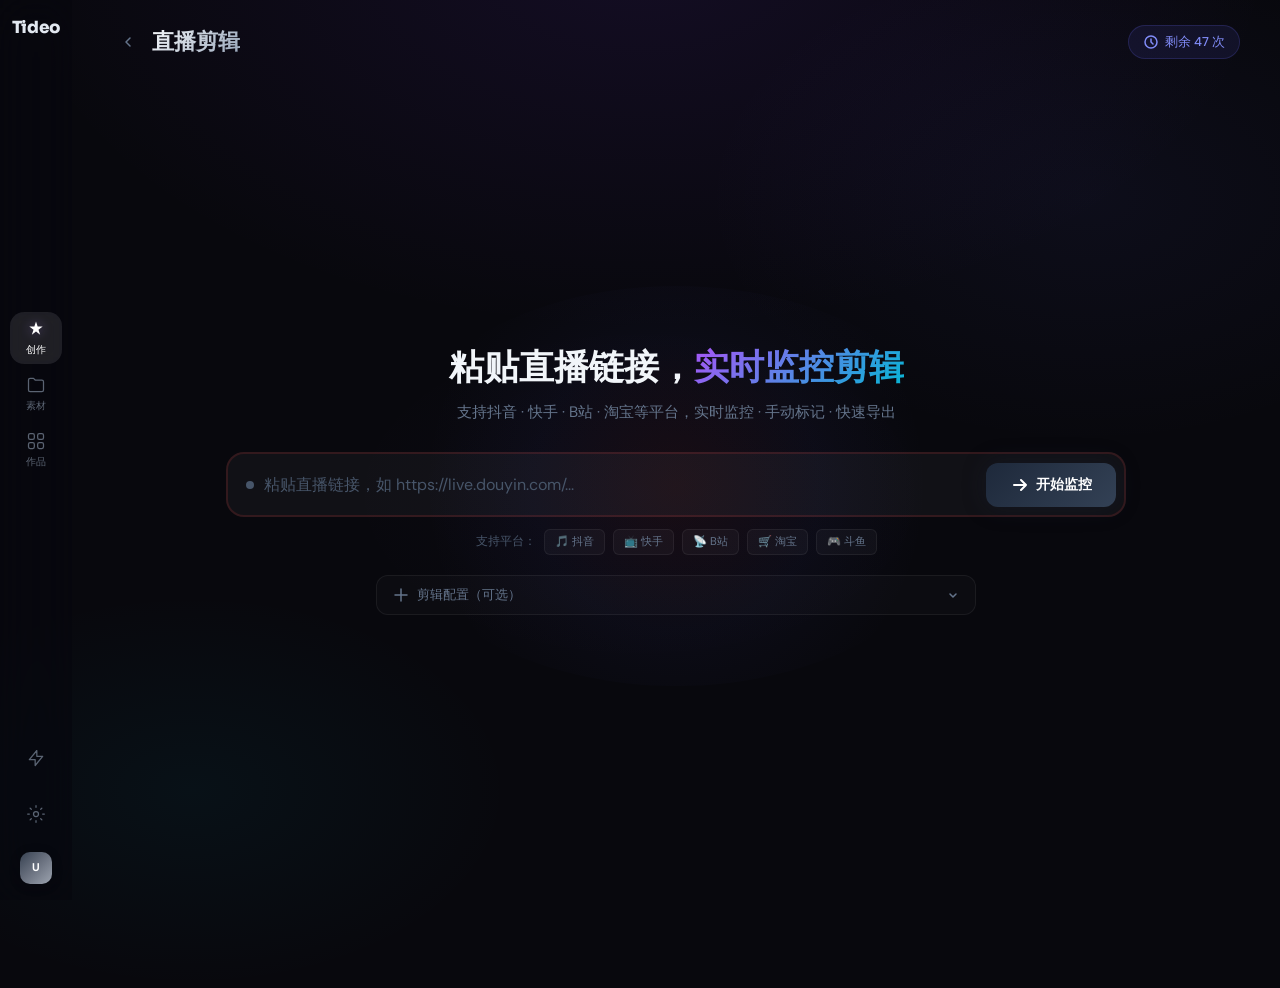
<file: app/livestream.html>
<!DOCTYPE html>
<html lang="zh-CN">
<head>
    <meta charset="UTF-8">
    <meta name="viewport" content="width=device-width, initial-scale=1.0">
    <title>直播剪辑 — Tideo</title>
    <link rel="stylesheet" href="style.css">
    <link rel="stylesheet" href="task-panel.css">
    <link href="https://fonts.googleapis.com/css2?family=Space+Grotesk:wght@400;500;600;700&family=DM+Sans:wght@300;400;500;600;700&family=Inter:wght@300;400;500;600;700;800;900&family=JetBrains+Mono:wght@400;500&display=swap" rel="stylesheet">
</head>
<body class="creator-layout">
    <!-- 侧边栏 -->
    <aside class="icon-sidebar">
        <a href="create.html" class="icon-sidebar-logo" title="Tideo"><span class="logo-wordmark">Tideo</span></a>
        <nav class="icon-nav">
            <a href="create.html" class="icon-nav-item active"><svg width="20" height="20" viewBox="0 0 24 24" fill="none"><path d="M12 3L14 9H20L15 13L17 19L12 15L7 19L9 13L4 9H10L12 3Z" fill="currentColor"/></svg>创作</a>
            <a href="media.html" class="icon-nav-item"><svg width="20" height="20" viewBox="0 0 24 24" fill="none"><path d="M3 6C3 4.89543 3.89543 4 5 4H9L11 6H19C20.1046 6 21 6.89543 21 8V18C21 19.1046 20.1046 20 19 20H5C3.89543 20 3 19.1046 3 18V6Z" stroke="currentColor" stroke-width="1.5" stroke-linejoin="round"/></svg>素材</a>
            <a href="result.html" class="icon-nav-item"><svg width="20" height="20" viewBox="0 0 24 24" fill="none"><rect x="3" y="3" width="7" height="7" rx="2" stroke="currentColor" stroke-width="1.5"/><rect x="14" y="3" width="7" height="7" rx="2" stroke="currentColor" stroke-width="1.5"/><rect x="3" y="14" width="7" height="7" rx="2" stroke="currentColor" stroke-width="1.5"/><rect x="14" y="14" width="7" height="7" rx="2" stroke="currentColor" stroke-width="1.5"/></svg>作品</a>
        </nav>
        <div class="icon-nav-bottom">
            <a href="#" class="icon-nav-item"><svg width="20" height="20" viewBox="0 0 24 24" fill="none"><path d="M13 10V3L4 14H11V21L20 10H13Z" stroke="currentColor" stroke-width="1.5" stroke-linejoin="round"/></svg></a>
            <a href="#" class="icon-nav-item"><svg width="20" height="20" viewBox="0 0 24 24" fill="none"><circle cx="12" cy="12" r="3" stroke="currentColor" stroke-width="1.5"/><path d="M12 2V4M12 20V22M22 12H20M4 12H2M19.07 4.93L17.66 6.34M6.34 17.66L4.93 19.07M19.07 19.07L17.66 17.66M6.34 6.34L4.93 4.93" stroke="currentColor" stroke-width="1.5" stroke-linecap="round"/></svg></a>
            <div class="icon-nav-avatar" id="userAvatar" title="用户"><span id="userAvatarLetter">U</span></div>
            <!-- 用户下拉菜单 -->
            <div class="user-dropdown" id="userDropdown">
                <div class="user-dropdown-header">
                    <div class="user-dropdown-avatar" id="dropdownAvatar">U</div>
                    <div class="user-dropdown-info">
                        <div class="user-dropdown-name" id="dropdownName">未登录</div>
                        <div class="user-dropdown-hint" id="dropdownHint">点击登录</div>
                    </div>
                </div>
                <div class="user-dropdown-divider"></div>
                <a href="#" class="user-dropdown-item" id="userLoginBtn">
                    <svg width="14" height="14" viewBox="0 0 16 16" fill="none"><path d="M6 2H4C2.89543 2 2 2.89543 2 4V12C2 13.1046 2.89543 14 4 14H6" stroke="currentColor" stroke-width="1.3" stroke-linecap="round"/><path d="M10 11L14 8L10 5" stroke="currentColor" stroke-width="1.3" stroke-linecap="round" stroke-linejoin="round"/><path d="M14 8H6" stroke="currentColor" stroke-width="1.3" stroke-linecap="round"/></svg>
                    登录
                </a>
                <a href="#" class="user-dropdown-item user-dropdown-logout" id="userLogoutBtn" style="display:none;">
                    <svg width="14" height="14" viewBox="0 0 16 16" fill="none"><path d="M6 2H4C2.89543 2 2 2.89543 2 4V12C2 13.1046 2.89543 14 4 14H6" stroke="currentColor" stroke-width="1.3" stroke-linecap="round"/><path d="M10 11L14 8L10 5" stroke="currentColor" stroke-width="1.3" stroke-linecap="round" stroke-linejoin="round"/><path d="M14 8H6" stroke="currentColor" stroke-width="1.3" stroke-linecap="round"/></svg>
                    退出登录
                </a>
            </div>
        </div>
    </aside>

    <main class="main-content" id="mainContent">
        <!-- ===== 初始状态：链接输入 ===== -->
        <div id="landingView">
            <!-- 顶部栏 -->
            <header class="topbar">
                <div class="topbar-left">
                    <a href="create.html" class="topbar-back" title="返回首页">
                        <svg width="16" height="16" viewBox="0 0 16 16" fill="none"><path d="M10 12L6 8L10 4" stroke="currentColor" stroke-width="1.5" stroke-linecap="round" stroke-linejoin="round"/></svg>
                    </a>
                    <h1 class="page-title">直播剪辑</h1>
                </div>
                <div class="topbar-right">
                    <div class="credits-badge">
                        <svg width="16" height="16" viewBox="0 0 16 16" fill="none"><circle cx="8" cy="8" r="6" stroke="currentColor" stroke-width="1.5"/><path d="M8 5V8L10 10" stroke="currentColor" stroke-width="1.5" stroke-linecap="round"/></svg>
                        <span>剩余 47 次</span>
                    </div>
                </div>
            </header>

            <!-- ★ 首屏：链接输入 -->
            <section class="ls-first-screen">
                <div class="ls-hero">
                    <div class="ls-hero-glow"></div>
                    <div class="ls-hero-content">
                        <h1 class="ls-hero-title">粘贴直播链接，<span class="gradient-text">实时监控剪辑</span></h1>
                        <p class="ls-hero-desc">支持抖音 · 快手 · B站 · 淘宝等平台，实时监控 · 手动标记 · 快速导出</p>

                        <div class="ls-input-group">
                            <div class="ls-input-box">
                                <div class="ls-input-dot"></div>
                                <input type="text" placeholder="粘贴直播链接，如 https://live.douyin.com/..." id="liveUrlInput" autocomplete="off">
                                <button class="ls-input-go" id="startLiveBtn">
                                    <svg width="20" height="20" viewBox="0 0 20 20" fill="none"><path d="M4 10H16M16 10L11 5M16 10L11 15" stroke="currentColor" stroke-width="2" stroke-linecap="round" stroke-linejoin="round"/></svg>
                                    <span>开始监控</span>
                                </button>
                            </div>
                            <div class="ls-input-platforms">
                                <span>支持平台：</span>
                                <span class="ls-platform-tag">🎵 抖音</span>
                                <span class="ls-platform-tag">📺 快手</span>
                                <span class="ls-platform-tag">📡 B站</span>
                                <span class="ls-platform-tag">🛒 淘宝</span>
                                <span class="ls-platform-tag">🎮 斗鱼</span>
                            </div>
                        </div>

                        <!-- 快速配置 -->
                        <div class="ls-config-section">
                            <button class="ls-config-toggle" id="configToggle">
                                <svg width="16" height="16" viewBox="0 0 16 16" fill="none"><path d="M8 2V14M2 8H14" stroke="currentColor" stroke-width="1.5" stroke-linecap="round"/></svg>
                                <span>剪辑配置（可选）</span>
                                <svg class="ls-toggle-arrow" width="12" height="12" viewBox="0 0 12 12" fill="none"><path d="M3 5L6 8L9 5" stroke="currentColor" stroke-width="1.5" stroke-linecap="round" stroke-linejoin="round"/></svg>
                            </button>
                            <div class="ls-config-panel" id="configPanel">
                                <div class="config-row">
                                    <div class="config-field">
                                        <label>输出比例</label>
                                        <select id="cfgRatio">
                                            <option>竖屏 9:16</option>
                                            <option>横屏 16:9</option>
                                            <option>方形 1:1</option>
                                            <option>保持原比例</option>
                                        </select>
                                    </div>
                                    <div class="config-field">
                                        <label>自动添加字幕</label>
                                        <select id="cfgSub">
                                            <option>是</option>
                                            <option>否</option>
                                        </select>
                                    </div>
                                    <div class="config-field">
                                        <label>视频质量</label>
                                        <select id="cfgQuality">
                                            <option>高清 1080p</option>
                                            <option>标清 720p</option>
                                            <option>超清 4K</option>
                                        </select>
                                    </div>
                                </div>
                            </div>
                        </div>
                    </div>
                </div>
            </section>
        </div>

        <!-- ===== 沉浸式工作台 ===== -->
        <div id="workView" style="display:none;" class="ls-workbench">
            <!-- ★ 顶部栏 — 对齐 editor-v2 / translate-v6 -->
            <header class="ls-topbar">
                <div class="ls-topbar-left">
                    <a href="create.html" class="ls-back-link" id="workBackBtn">
                        <svg width="16" height="16" viewBox="0 0 16 16" fill="none"><path d="M10 12L6 8L10 4" stroke="currentColor" stroke-width="1.5" stroke-linecap="round" stroke-linejoin="round"/></svg>
                        工作台
                    </a>
                    <div class="ls-topbar-divider"></div>
                    <span class="ls-topbar-title" id="workTitle">抖音直播</span>
                    <span class="ls-topbar-duration" id="workDuration">00:00:00</span>
                </div>
                <div class="ls-topbar-right">
                    <button class="ls-stop-btn" id="stopBtn">
                        <svg width="12" height="12" viewBox="0 0 12 12" fill="none"><rect x="2" y="2" width="8" height="8" rx="1" fill="currentColor"/></svg>
                        停止监控
                    </button>
                </div>
            </header>

            <!-- ★ 主体区域：左（视频+控制+时间轴） + 右（片段面板） -->
            <div class="ls-main">
                <!-- 左侧：视频 + 播放控制 + 时间轴 -->
                <div class="ls-left">
                    <!-- 视频区域：上下分屏 -->
                    <div class="ls-video-area">
                        <!-- 主直播画面 -->
                        <div class="ls-video-primary" id="videoContainer">
                            <canvas class="ls-video-canvas" id="liveCanvas"></canvas>
                            <!-- 弹幕层 -->
                            <div class="ls-danmaku-layer" id="danmakuLayer"></div>
                            <!-- 主播信息 -->
                            <div class="ls-streamer-info">
                                <div class="ls-streamer-avatar">🎙️</div>
                                <div class="ls-streamer-meta">
                                    <span class="ls-streamer-name" id="streamerName">主播直播中</span>
                                    <span class="ls-streamer-viewers"><span id="liveViewers">12,847</span> 观看</span>
                                </div>
                            </div>
                            <!-- 直播信号源标识 -->
                            <div class="ls-source-badge">
                                <span class="ls-live-dot-sm"></span>
                                直播信号源
                            </div>
                            <!-- 片段生成提示 -->
                            <div class="ls-clip-alert" id="clipAlert">
                                <div class="ls-clip-alert-icon">✂️</div>
                                <span>片段已生成</span>
                            </div>
                        </div>
                        <!-- 片段预览区 -->
                        <div class="ls-video-preview" id="previewArea">
                            <canvas class="ls-preview-canvas" id="previewCanvas" style="display:none;"></canvas>
                            <div class="ls-preview-label" id="previewLabel" style="display:none;">
                                <span class="ls-preview-label-title" id="previewTitle">片段 1</span>
                                <span class="ls-preview-label-time" id="previewTime">00:00:05 — 00:00:15</span>
                            </div>
                            <div class="ls-preview-empty" id="previewEmpty">
                                <svg width="24" height="24" viewBox="0 0 24 24" fill="none"><path d="M8 5L19 12L8 19V5Z" stroke="currentColor" stroke-width="1.5" stroke-linejoin="round"/></svg>
                                <span>选择片段以预览</span>
                            </div>
                        </div>
                    </div>

                    <!-- ★ 播放控制栏 -->
                    <div class="ls-playback-bar">
                        <div class="ls-pb-left">
                            <button class="ls-pb-btn" id="playPauseBtn" title="播放/暂停">
                                <svg width="14" height="14" viewBox="0 0 14 14" fill="none" id="playIcon"><path d="M4 2L12 7L4 12V2Z" fill="currentColor"/></svg>
                            </button>
                            <span class="ls-pb-time" id="currentTime">00:00:00</span>
                        </div>
                        <div class="ls-pb-progress">
                            <div class="ls-pb-progress-bar" id="progressBar">
                                <div class="ls-pb-progress-fill" id="progressFill"></div>
                                <div class="ls-pb-playhead" id="progressPlayhead"></div>
                                <!-- 入点/出点标记 -->
                                <div class="ls-pb-inpoint" id="inpointMark" style="display:none;"></div>
                                <div class="ls-pb-outpoint" id="outpointMark" style="display:none;"></div>
                                <div class="ls-pb-selection" id="selectionRange" style="display:none;"></div>
                            </div>
                        </div>
                        <div class="ls-pb-right">
                            <button class="ls-pb-btn ls-pb-vol-btn" id="volBtn" title="音量">
                                <svg width="14" height="14" viewBox="0 0 14 14" fill="none"><path d="M2 5.5H4L7 3V11L4 8.5H2V5.5Z" fill="currentColor"/><path d="M9.5 4.5C10.3 5.3 10.8 6.5 10.8 7C10.8 7.5 10.3 8.7 9.5 9.5" stroke="currentColor" stroke-width="1.2" stroke-linecap="round"/></svg>
                            </button>
                            <div class="ls-pb-vol-slider">
                                <div class="ls-pb-vol-track">
                                    <div class="ls-pb-vol-fill" id="volFill" style="width:75%"></div>
                                </div>
                            </div>
                        </div>
                    </div>

                    <!-- ★ 操作按钮行 -->
                    <div class="ls-action-bar">
                        <div class="ls-action-left">
                            <button class="ls-action-btn ls-action-inpoint" id="setInpointBtn">
                                <svg width="14" height="14" viewBox="0 0 14 14" fill="none"><path d="M3 2V12" stroke="currentColor" stroke-width="2" stroke-linecap="round"/><path d="M3 3H10L7 7L10 11H3" stroke="currentColor" stroke-width="1.5" stroke-linejoin="round"/></svg>
                                设置入点
                            </button>
                            <button class="ls-action-btn ls-action-outpoint" id="setOutpointBtn">
                                <svg width="14" height="14" viewBox="0 0 14 14" fill="none"><path d="M11 2V12" stroke="currentColor" stroke-width="2" stroke-linecap="round"/><path d="M11 3H4L7 7L4 11H11" stroke="currentColor" stroke-width="1.5" stroke-linejoin="round"/></svg>
                                设置出点
                            </button>
                            <button class="ls-action-btn ls-action-generate" id="generateClipBtn">
                                <svg width="14" height="14" viewBox="0 0 14 14" fill="none"><path d="M7 2V12M2 7H12" stroke="currentColor" stroke-width="1.5" stroke-linecap="round"/></svg>
                                生成片段
                            </button>
                        </div>
                        <div class="ls-action-right">
                            <label class="ls-action-check">
                                <input type="checkbox" id="showRulerCheck" checked>
                                <span>显示时间刻度</span>
                            </label>
                            <div class="ls-zoom-group">
                                <button class="ls-zoom-btn" id="tlZoomOut">−</button>
                                <span class="ls-zoom-label" id="tlScale">1x</span>
                                <button class="ls-zoom-btn" id="tlZoomIn">+</button>
                            </div>
                        </div>
                    </div>

                    <!-- ★ 时间轴 — 帧缩略图 + 片段轨道 -->
                    <div class="ls-timeline" id="timelineArea">
                        <!-- 时间刻度尺 -->
                        <div class="ls-tl-ruler" id="tlRuler"></div>
                        <!-- 多轨道容器（共享播放头） -->
                        <div class="ls-tl-tracks-wrap">
                            <!-- 帧缩略图轨道 -->
                            <div class="ls-tl-track" id="tlTrack">
                                <div class="ls-tl-track-label">
                                    <span class="ls-tl-sub-dot ls-tl-sub-dot--source"></span>
                                    源
                                </div>
                                <div class="ls-tl-track-body">
                                    <!-- 帧缩略图 -->
                                    <div class="ls-tl-frames" id="tlFrames"></div>
                                    <!-- 旧版片段标记（兼容） -->
                                    <div class="ls-tl-markers" id="tlMarkers"></div>
                                    <!-- 入点/出点选区 -->
                                    <div class="ls-tl-selection" id="tlSelection" style="display:none;"></div>
                                </div>
                            </div>
                            <!-- 自动剪辑轨道 -->
                            <div class="ls-tl-sub-track" id="autoClipTrack">
                                <div class="ls-tl-track-label">
                                    <span class="ls-tl-sub-dot ls-tl-sub-dot--auto"></span>
                                    自动
                                </div>
                                <div class="ls-tl-sub-content" id="autoClipContent"></div>
                            </div>
                            <!-- 手动剪辑轨道 -->
                            <div class="ls-tl-sub-track" id="manualClipTrack">
                                <div class="ls-tl-track-label">
                                    <span class="ls-tl-sub-dot ls-tl-sub-dot--manual"></span>
                                    手动
                                </div>
                                <div class="ls-tl-sub-content" id="manualClipContent"></div>
                            </div>
                            <!-- 全局播放头（跨所有轨道） -->
                            <div class="ls-tl-playhead" id="tlPlayhead">
                                <div class="ls-tl-playhead-head"></div>
                                <div class="ls-tl-playhead-line"></div>
                            </div>
                        </div>
                    </div>
                </div>

                <!-- ★ 右侧：直播片段面板 -->
                <aside class="ls-aside" id="clipsPanel">
                    <div class="ls-aside-header">
                        <h3>直播片段</h3>
                        <span class="ls-aside-count" id="clipCount">0</span>
                    </div>
                    <div class="ls-aside-list" id="clipList">
                        <div class="ls-aside-empty">
                            <svg width="40" height="40" viewBox="0 0 40 40" fill="none"><rect x="4" y="8" width="32" height="24" rx="4" stroke="currentColor" stroke-width="1.5" opacity="0.3"/><path d="M16 16L26 20L16 24V16Z" stroke="currentColor" stroke-width="1.5" stroke-linejoin="round" opacity="0.3"/></svg>
                            <p>暂无片段</p>
                            <span>使用入点/出点工具标记直播精彩时刻</span>
                        </div>
                    </div>
                    <div class="ls-aside-footer" id="clipsFooter" style="display:none;">
                        <div class="ls-aside-footer-actions">
                            <button class="ls-footer-btn ls-footer-clear" id="clearAllBtn">清空</button>
                            <button class="ls-footer-btn ls-footer-select" id="selectAllBtn">全选</button>
                        </div>
                        <button class="ls-footer-export-btn" id="exportSelectedBtn">
                            <svg width="14" height="14" viewBox="0 0 16 16" fill="none"><path d="M8 2V9M8 9L11 6M8 9L5 6" stroke="currentColor" stroke-width="1.3" stroke-linecap="round" stroke-linejoin="round"/><path d="M3 11V13C3 13.5523 3.44772 14 4 14H12C12.5523 14 13 13.5523 13 13V11" stroke="currentColor" stroke-width="1.3" stroke-linecap="round"/></svg>
                            批量导出选中
                        </button>
                    </div>
                </aside>
            </div>
        </div>
    </main>

    <script src="app.js"></script>
    <script>
    (function() {
        // === DOM ===
        const landingView = document.getElementById('landingView');
        const workView = document.getElementById('workView');
        const startBtn = document.getElementById('startLiveBtn');
        const stopBtn = document.getElementById('stopBtn');
        const liveInput = document.getElementById('liveUrlInput');
        const configToggle = document.getElementById('configToggle');
        const configPanel = document.getElementById('configPanel');
        const liveCanvas = document.getElementById('liveCanvas');
        const danmakuLayer = document.getElementById('danmakuLayer');
        const tlMarkers = document.getElementById('tlMarkers');
        const tlPlayhead = document.getElementById('tlPlayhead');
        const tlRuler = document.getElementById('tlRuler');
        const tlFrames = document.getElementById('tlFrames');
        const autoClipContent = document.getElementById('autoClipContent');
        const manualClipContent = document.getElementById('manualClipContent');
        const clipList = document.getElementById('clipList');
        const clipCount = document.getElementById('clipCount');
        const clipAlert = document.getElementById('clipAlert');
        const clipsFooter = document.getElementById('clipsFooter');
        const clipsPanel = document.getElementById('clipsPanel');
        const progressFill = document.getElementById('progressFill');
        const progressPlayhead = document.getElementById('progressPlayhead');

        let isMonitoring = false;
        let elapsed = 0;
        let elapsedTimer = null;
        let clips = [];
        let danmakuTimer = null;
        let canvasAnim = null;
        let inpointTime = null;
        let outpointTime = null;
        let autoClipTimer = null;
        let isConnecting = false; // 连接中锁

        // ========================================
        //  平台检测配置
        // ========================================
        var PLATFORM_RULES = [
            { id: 'douyin',  name: '抖音直播',  icon: '🎵', pattern: /live\.douyin\.com|douyin\.com\/live/i, streamer: '抖音主播' },
            { id: 'kuaishou',name: '快手直播',  icon: '📺', pattern: /live\.kuaishou\.com|kuaishou\.com\/live/i, streamer: '快手主播' },
            { id: 'bilibili',name: 'B站直播',   icon: '📡', pattern: /live\.bilibili\.com|b23\.tv/i, streamer: 'B站主播' },
            { id: 'taobao',  name: '淘宝直播',  icon: '🛒', pattern: /taobao\.com\/live|live\.taobao\.com|tbopen/i, streamer: '淘宝主播' },
            { id: 'douyu',   name: '斗鱼直播',  icon: '🎮', pattern: /douyu\.com/i, streamer: '斗鱼主播' },
            { id: 'huya',    name: '虎牙直播',  icon: '🐯', pattern: /huya\.com/i, streamer: '虎牙主播' }
        ];

        /**
         * 检测 URL 对应的平台
         * @param {string} url
         * @returns {object|null} — { id, name, icon, streamer } or null
         */
        function detectPlatform(url) {
            if (!url || typeof url !== 'string') return null;
            url = url.trim();
            // 基本 URL 格式校验
            if (!/^https?:\/\//i.test(url) && !/^[a-zA-Z0-9].*\.(com|cn|tv|cc)/i.test(url)) return null;
            for (var i = 0; i < PLATFORM_RULES.length; i++) {
                if (PLATFORM_RULES[i].pattern.test(url)) {
                    return PLATFORM_RULES[i];
                }
            }
            return null;
        }

        // ========================================
        //  输入框状态反馈 UI
        // ========================================
        var inputBox = document.querySelector('.ls-input-box');
        var inputStatusEl = null; // 动态创建的状态提示行

        function showInputStatus(html, type) {
            // type: 'detecting' | 'success' | 'error' | 'connecting'
            if (!inputStatusEl) {
                inputStatusEl = document.createElement('div');
                inputStatusEl.className = 'ls-input-status';
                var inputGroup = document.querySelector('.ls-input-group');
                if (inputGroup) {
                    // 插到 .ls-input-box 和 .ls-input-platforms 之间
                    var platforms = inputGroup.querySelector('.ls-input-platforms');
                    if (platforms) {
                        inputGroup.insertBefore(inputStatusEl, platforms);
                    } else {
                        inputGroup.appendChild(inputStatusEl);
                    }
                }
            }
            inputStatusEl.innerHTML = html;
            inputStatusEl.className = 'ls-input-status ls-input-status--' + type;
            inputStatusEl.style.display = 'flex';
        }

        function hideInputStatus() {
            if (inputStatusEl) {
                inputStatusEl.style.display = 'none';
                inputStatusEl.innerHTML = '';
            }
        }

        function showInputError(msg) {
            showInputStatus(
                '<svg width="14" height="14" viewBox="0 0 14 14" fill="none"><circle cx="7" cy="7" r="6" stroke="currentColor" stroke-width="1.2"/><path d="M7 4V8M7 9.5V10" stroke="currentColor" stroke-width="1.2" stroke-linecap="round"/></svg>' +
                '<span>' + msg + '</span>',
                'error'
            );
            // 输入框震动反馈
            if (inputBox) {
                inputBox.classList.add('ls-input-box--shake');
                setTimeout(function() { inputBox.classList.remove('ls-input-box--shake'); }, 500);
            }
        }

        // ========================================
        //  粘贴 & 输入实时检测
        // ========================================
        if (liveInput) {
            // 粘贴事件 — 自动检测平台
            liveInput.addEventListener('paste', function() {
                var self = this;
                // 需要 setTimeout 才能拿到粘贴后的值
                setTimeout(function() {
                    var url = self.value.trim();
                    if (!url) return;
                    var platform = detectPlatform(url);
                    if (platform) {
                        showInputStatus(
                            '<span class="ls-status-dot ls-status-dot--success"></span>' +
                            '<span>检测到 <strong>' + platform.icon + ' ' + platform.name + '</strong>，点击「开始监控」连接直播信号</span>',
                            'success'
                        );
                        // 高亮输入框为成功态
                        if (inputBox) inputBox.classList.add('ls-input-box--detected');
                    } else {
                        // 有内容但不是已知平台
                        if (/^https?:\/\//i.test(url)) {
                            showInputStatus(
                                '<svg width="14" height="14" viewBox="0 0 14 14" fill="none"><circle cx="7" cy="7" r="6" stroke="currentColor" stroke-width="1.2"/><path d="M7 4V8M7 9.5V10" stroke="currentColor" stroke-width="1.2" stroke-linecap="round"/></svg>' +
                                '<span>暂不支持此平台，请检查链接是否正确</span>',
                                'error'
                            );
                        }
                    }
                }, 50);
            });

            // 输入时实时检测
            liveInput.addEventListener('input', function() {
                var url = this.value.trim();
                if (!url) {
                    hideInputStatus();
                    if (inputBox) inputBox.classList.remove('ls-input-box--detected');
                    return;
                }
                var platform = detectPlatform(url);
                if (platform) {
                    showInputStatus(
                        '<span class="ls-status-dot ls-status-dot--success"></span>' +
                        '<span>检测到 <strong>' + platform.icon + ' ' + platform.name + '</strong></span>',
                        'success'
                    );
                    if (inputBox) inputBox.classList.add('ls-input-box--detected');
                } else {
                    hideInputStatus();
                    if (inputBox) inputBox.classList.remove('ls-input-box--detected');
                }
            });

            // Enter 键提交
            liveInput.addEventListener('keydown', function(e) {
                if (e.key === 'Enter') validateAndConnect();
            });
        }

        // === Config Toggle ===
        let configOpen = false;
        if (configToggle) {
            configToggle.addEventListener('click', function() {
                configOpen = !configOpen;
                configPanel.classList.toggle('open', configOpen);
                configToggle.classList.toggle('open', configOpen);
            });
        }

        // === Start / Stop ===
        if (startBtn) startBtn.addEventListener('click', validateAndConnect);
        if (stopBtn) stopBtn.addEventListener('click', stopMonitor);

        /**
         * 校验 → 检测平台 → 连接动画 → 进入工作台
         */
        function validateAndConnect() {
            if (isConnecting) return; // 防重复
            var url = liveInput ? liveInput.value.trim() : '';

            // 1. 空输入
            if (!url) {
                showInputError('请粘贴直播链接后再开始监控');
                if (liveInput) liveInput.focus();
                return;
            }

            // 2. 检测平台
            var platform = detectPlatform(url);
            if (!platform) {
                showInputError('未识别到支持的直播平台，请检查链接');
                return;
            }

            // 3. 锁定状态 → 显示连接动画
            isConnecting = true;
            if (startBtn) {
                startBtn.disabled = true;
                startBtn.innerHTML = '<span class="ls-btn-spinner"></span><span>连接中...</span>';
                startBtn.classList.add('ls-input-go--connecting');
            }

            // 任务进度：连接中
            if (window.TideoTaskPanel) {
                TideoTaskPanel.markStep('connect', 'active', '连接 ' + platform.name + '...');
            }

            showInputStatus(
                '<span class="ls-status-spinner"></span>' +
                '<span>正在连接 <strong>' + platform.icon + ' ' + platform.name + '</strong> 信号源...</span>',
                'connecting'
            );

            // 4. 模拟连接过程（1.5s 检测 + 1s 连接）
            setTimeout(function() {
                showInputStatus(
                    '<span class="ls-status-spinner"></span>' +
                    '<span>信号握手成功，正在初始化监控画面...</span>',
                    'connecting'
                );

                setTimeout(function() {
                    // 5. 连接成功 → 进入工作台
                    isConnecting = false;
                    hideInputStatus();
                    if (startBtn) {
                        startBtn.disabled = false;
                        startBtn.innerHTML = '<svg width="20" height="20" viewBox="0 0 20 20" fill="none"><path d="M4 10H16M16 10L11 5M16 10L11 15" stroke="currentColor" stroke-width="2" stroke-linecap="round" stroke-linejoin="round"/></svg><span>开始监控</span>';
                        startBtn.classList.remove('ls-input-go--connecting');
                    }
                    if (inputBox) inputBox.classList.remove('ls-input-box--detected');

                    startMonitor(platform);
                }, 1000);
            }, 1500);
        }
        // 暴露给外部（底部输入框的🔗按钮需要调用）
        window.validateAndConnect = validateAndConnect;

        /**
         * 真正进入沉浸式工作台
         * @param {object} platform — 已检测到的平台信息
         */
        function startMonitor(platform) {
            isMonitoring = true;
            elapsed = 0;
            clips = [];
            inpointTime = null;
            outpointTime = null;

            landingView.style.display = 'none';
            workView.style.display = 'flex';
            document.body.classList.add('fullscreen-mode');

            // 更新顶部栏标题
            if (platform) {
                var titleEl = document.getElementById('workTitle');
                if (titleEl) titleEl.textContent = platform.icon + ' ' + platform.name;
                var nameEl = document.getElementById('streamerName');
                if (nameEl) nameEl.textContent = platform.streamer + ' 直播中';
            }

            // 任务进度：连接完成 → 监控中
            if (window.TideoTaskPanel) {
                TideoTaskPanel.markStep('connect', 'done', platform ? platform.name + ' 已连接' : '已连接');
                TideoTaskPanel.markStep('monitor', 'active', '实时监控中');
            }

            initLiveCanvas();
            startTimers();
            renderRuler();
            renderFrameThumbs();
            startAutoClipSimulation();
        }

        function stopMonitor() {
            isMonitoring = false;
            clearInterval(elapsedTimer);
            clearInterval(danmakuTimer);
            clearInterval(autoClipTimer);
            cancelAnimationFrame(canvasAnim);

            document.body.classList.remove('fullscreen-mode');
            workView.style.display = 'none';
            landingView.style.display = 'block';

            // 重置任务进度
            if (window.TideoTaskPanel) {
                TideoTaskPanel.reset({});
            }
        }

        // ===== 从首页带参数进来 → 自动进入沉浸式工作台 =====
        (function() {
            var params = new URLSearchParams(window.location.search);
            var urlLiveUrl = params.get('liveUrl');
            var urlPrompt = params.get('prompt');
            if (urlLiveUrl && liveInput) {
                liveInput.value = urlLiveUrl;
                // 自动触发连接流程
                setTimeout(function() { validateAndConnect(); }, 300);
            } else if (urlPrompt && liveInput) {
                // 有文案意图但没链接，填入 prompt 作为提示但不自动启动
                liveInput.value = '';
                liveInput.setAttribute('placeholder', urlPrompt);
            }
        })();

        // === Elapsed Time ===
        function startTimers() {
            elapsedTimer = setInterval(function() {
                elapsed++;
                document.getElementById('workDuration').textContent = formatTime(elapsed);
                document.getElementById('currentTime').textContent = formatTime(elapsed);

                // Update viewer count
                var v = 12847 + Math.floor(Math.random() * 200 - 100);
                document.getElementById('liveViewers').textContent = v.toLocaleString();

                // Progress bar
                var pct = Math.min((elapsed % 600) / 600 * 100, 100);
                progressFill.style.width = pct + '%';
                progressPlayhead.style.left = pct + '%';
                var contentPct = pct / 100;
                tlPlayhead.style.left = 'calc(48px + (100% - 48px) * ' + contentPct + ')';
            }, 1000);

            // Danmaku
            danmakuTimer = setInterval(spawnDanmaku, 1200);
        }

        // === Live Canvas ===
        function initLiveCanvas() {
            var c = liveCanvas;
            var w = c.parentElement.clientWidth;
            var h = c.parentElement.clientHeight;
            c.width = w * 2; c.height = h * 2;
            c.style.width = w + 'px'; c.style.height = h + 'px';
            var ctx = c.getContext('2d');

            var particles = [];
            for (var i = 0; i < 25; i++) {
                particles.push({
                    x: Math.random() * c.width,
                    y: Math.random() * c.height,
                    r: Math.random() * 50 + 15,
                    vx: (Math.random() - 0.5) * 1.2,
                    vy: (Math.random() - 0.5) * 1.2,
                    hue: Math.random() * 40 + 340,
                    alpha: Math.random() * 0.12 + 0.04
                });
            }

            function draw() {
                if (!isMonitoring) return;
                ctx.fillStyle = 'rgba(10, 10, 24, 0.25)';
                ctx.fillRect(0, 0, c.width, c.height);

                particles.forEach(function(p) {
                    p.x += p.vx; p.y += p.vy;
                    if (p.x < -60) p.x = c.width + 60;
                    if (p.x > c.width + 60) p.x = -60;
                    if (p.y < -60) p.y = c.height + 60;
                    if (p.y > c.height + 60) p.y = -60;

                    var grad = ctx.createRadialGradient(p.x, p.y, 0, p.x, p.y, p.r);
                    grad.addColorStop(0, 'hsla(' + p.hue + ', 65%, 55%, ' + p.alpha + ')');
                    grad.addColorStop(1, 'hsla(' + p.hue + ', 65%, 55%, 0)');
                    ctx.fillStyle = grad;
                    ctx.fillRect(p.x - p.r, p.y - p.r, p.r * 2, p.r * 2);
                });

                ctx.fillStyle = 'rgba(255,255,255,0.03)';
                ctx.font = 'bold ' + (c.width * 0.035) + 'px Inter';
                ctx.textAlign = 'center';
                ctx.fillText('📡 直播画面监控中', c.width / 2, c.height / 2);

                canvasAnim = requestAnimationFrame(draw);
            }
            draw();
        }

        // === Danmaku ===
        var danmakuTexts = [
            '666666', '太强了吧', '买买买！', '🔥🔥🔥', '哈哈哈哈', '主播牛逼',
            '这个必须要', '还有吗', '再来一个', '太好看了', '冲冲冲', '已下单',
            '求链接', '多少钱', '好划算', '爱了爱了', '感谢主播', '双击关注'
        ];
        function spawnDanmaku() {
            if (!isMonitoring) return;
            var text = danmakuTexts[Math.floor(Math.random() * danmakuTexts.length)];
            var d = document.createElement('div');
            d.className = 'ls-danmaku';
            d.textContent = text;
            d.style.top = (Math.random() * 70 + 5) + '%';
            d.style.animationDuration = (4 + Math.random() * 3) + 's';
            d.style.fontSize = (0.7 + Math.random() * 0.3) + 'rem';
            d.style.opacity = 0.5 + Math.random() * 0.4;
            danmakuLayer.appendChild(d);
            d.addEventListener('animationend', function() { d.remove(); });
        }

        // === Timeline Ruler ===
        function renderRuler() {
            var html = '';
            for (var i = 0; i <= 20; i++) {
                var sec = i * 30;
                var label = formatTime(sec);
                var pct = (i / 20 * 100);
                html += '<div class="ls-tl-tick" style="left:' + pct + '%"><span>' + label + '</span></div>';
            }
            tlRuler.innerHTML = html;
        }

        // === Frame Thumbnails ===
        function renderFrameThumbs() {
            var html = '';
            var count = 60;
            for (var i = 0; i < count; i++) {
                var hue = 220 + Math.random() * 60;
                var lightness = 12 + Math.random() * 8;
                html += '<div class="ls-tl-frame" style="background:hsl(' + hue + ',30%,' + lightness + '%)"></div>';
            }
            tlFrames.innerHTML = html;
        }

        // === Inpoint / Outpoint ===
        document.getElementById('setInpointBtn').addEventListener('click', function() {
            inpointTime = elapsed;
            this.classList.add('active');
            updateInOutMarks();
        });

        document.getElementById('setOutpointBtn').addEventListener('click', function() {
            outpointTime = elapsed;
            this.classList.add('active');
            updateInOutMarks();
        });

        function updateInOutMarks() {
            var total = 600;
            if (inpointTime !== null) {
                var mark = document.getElementById('inpointMark');
                mark.style.display = 'block';
                mark.style.left = (inpointTime % total) / total * 100 + '%';
            }
            if (outpointTime !== null) {
                var mark = document.getElementById('outpointMark');
                mark.style.display = 'block';
                mark.style.left = (outpointTime % total) / total * 100 + '%';
            }
            if (inpointTime !== null && outpointTime !== null && outpointTime > inpointTime) {
                var sel = document.getElementById('selectionRange');
                var left = (inpointTime % total) / total * 100;
                var width = ((outpointTime - inpointTime) % total) / total * 100;
                sel.style.display = 'block';
                sel.style.left = left + '%';
                sel.style.width = width + '%';

                // Timeline selection
                var tlSel = document.getElementById('tlSelection');
                tlSel.style.display = 'block';
                tlSel.style.left = left + '%';
                tlSel.style.width = width + '%';
            }
        }

        // === Generate Clip ===
        document.getElementById('generateClipBtn').addEventListener('click', function() {
            if (inpointTime === null || outpointTime === null) {
                alert('请先设置入点和出点');
                return;
            }
            if (outpointTime <= inpointTime) {
                alert('出点必须大于入点');
                return;
            }
            generateClip(inpointTime, outpointTime);
            // Reset
            inpointTime = null;
            outpointTime = null;
            document.getElementById('setInpointBtn').classList.remove('active');
            document.getElementById('setOutpointBtn').classList.remove('active');
            document.getElementById('inpointMark').style.display = 'none';
            document.getElementById('outpointMark').style.display = 'none';
            document.getElementById('selectionRange').style.display = 'none';
            document.getElementById('tlSelection').style.display = 'none';
        });

        function generateClip(start, end) {
            var dur = end - start;
            var clip = {
                id: clips.length,
                start: start,
                end: end,
                duration: dur,
                selected: false,
                type: 'manual'
            };
            clips.push(clip);

            // 任务进度：手动剪辑 → clip active
            if (window.TideoTaskPanel) {
                TideoTaskPanel.markStep('clip', 'active');
                // 如果 detect 还没完成，也标记为 done
                TideoTaskPanel.markStep('detect', 'done');
            }

            // Show alert
            clipAlert.classList.add('active');
            setTimeout(function() { clipAlert.classList.remove('active'); }, 2000);

            // Update count
            clipCount.textContent = clips.length;
            clipsFooter.style.display = '';

            // Add timeline marker
            addTimelineMarker(clip);

            // Add clip card
            addClipCard(clip);
        }

        function addTimelineMarker(clip) {
            var total = 600;
            var pct = (clip.start % total) / total * 100;
            var widthPct = clip.duration / total * 100;

            // 在手动剪辑轨道上添加片段块（可点击预览）
            var seg = document.createElement('div');
            seg.className = 'ls-tl-seg ls-tl-seg--manual';
            seg.style.left = pct + '%';
            seg.style.width = Math.max(widthPct, 0.8) + '%';
            seg.title = '手动 · 片段 ' + (clip.id + 1);
            seg.innerHTML = '<span class="ls-tl-seg-label">片段 ' + (clip.id + 1) + '</span>';
            seg.dataset.clipId = clip.id;
            seg.addEventListener('click', function() {
                var id = parseInt(this.dataset.clipId);
                var c = clips.find(function(x) { return x.id === id; });
                if (!c) return;
                showPreview(c, '片段 ' + (c.id + 1));
            });
            manualClipContent.appendChild(seg);
        }

        // === 自动剪辑模拟 ===
        var autoClipId = 0;
        function startAutoClipSimulation() {
            // 不再预置片段，等播放头推进后再逐步生成
            // 第一个自动片段在30秒后出现，之后每12秒检查一次
            autoClipTimer = setInterval(function() {
                if (!isMonitoring) return;
                // 只有已播放超过30秒才开始产生自动片段
                if (elapsed < 30) return;
                // 片段结束点不超过已播放时间（留5秒缓冲）
                var maxEnd = elapsed - 5;
                if (maxEnd < 15) return;
                var dur = Math.floor(Math.random() * 20) + 10; // 10~30秒
                if (maxEnd - dur < 5) return;
                var end = Math.floor(Math.random() * (maxEnd - dur - 5)) + dur + 5;
                var start = end - dur;
                if (start < 0) start = 0;
                addAutoClipSegment(start, end);
            }, 12000); // 每12秒检查一次
        }

        function addAutoClipSegment(start, end) {
            autoClipId++;

            // 任务进度：首次自动片段 → 标记 AI 识别完成
            if (window.TideoTaskPanel) {
                if (autoClipId === 1) {
                    TideoTaskPanel.markStep('monitor', 'done');
                    TideoTaskPanel.markStep('detect', 'done');
                }
                TideoTaskPanel.markStep('clip', 'active');
            }

            var total = 600;
            var pct = (start % total) / total * 100;
            var widthPct = ((end - start) % total) / total * 100;
            var currentAutoId = autoClipId;

            // 创建 clip 数据并加入 clips 数组
            var clipDur = end - start;
            var clip = {
                id: clips.length,
                start: start,
                end: end,
                duration: clipDur,
                selected: false,
                type: 'auto',
                autoLabel: currentAutoId
            };
            clips.push(clip);

            // 时间轴上添加片段块（可点击预览）
            var seg = document.createElement('div');
            seg.className = 'ls-tl-seg ls-tl-seg--auto';
            seg.style.left = pct + '%';
            seg.style.width = Math.max(widthPct, 0.8) + '%';
            seg.title = '自动 · 精彩 ' + currentAutoId + ' (' + formatTime(start) + ' – ' + formatTime(end) + ')';
            seg.innerHTML = '<span class="ls-tl-seg-label">精彩 ' + currentAutoId + '</span>';
            seg.dataset.clipId = clip.id;
            seg.addEventListener('click', function() {
                var id = parseInt(this.dataset.clipId);
                var c = clips.find(function(x) { return x.id === id; });
                if (!c) return;
                var label = c.type === 'auto' ? '精彩 ' + c.autoLabel : '片段 ' + (c.id + 1);
                showPreview(c, label);
            });
            autoClipContent.appendChild(seg);

            // 右侧面板添加片段卡片
            addClipCard(clip);

            // 显示片段生成提示
            clipAlert.classList.add('active');
            setTimeout(function() { clipAlert.classList.remove('active'); }, 2000);

            // 更新计数和底部栏
            clipCount.textContent = clips.length;
            clipsFooter.style.display = '';
        }

        function addClipCard(clip) {
            // Remove empty state
            var empty = clipList.querySelector('.ls-aside-empty');
            if (empty) empty.remove();

            var isAuto = clip.type === 'auto';
            var displayName = isAuto ? '精彩 ' + clip.autoLabel : '片段 ' + (clip.id + 1);
            var typeBadge = isAuto
                ? '<span class="ls-clip-type-badge ls-clip-type--auto">AI</span>'
                : '<span class="ls-clip-type-badge ls-clip-type--manual">手动</span>';

            var card = document.createElement('div');
            card.className = 'ls-clip-card' + (isAuto ? ' ls-clip-card--auto' : '');
            card.dataset.id = clip.id;
            card.innerHTML =
                '<div class="ls-clip-check">' +
                    '<input type="checkbox" class="ls-clip-checkbox" data-id="' + clip.id + '">' +
                '</div>' +
                '<div class="ls-clip-thumb">' +
                    '<canvas class="ls-clip-canvas" width="120" height="68"></canvas>' +
                    '<span class="ls-clip-dur">' + formatDuration(clip.duration) + '</span>' +
                '</div>' +
                '<div class="ls-clip-info">' +
                    '<div class="ls-clip-title-row">' + typeBadge + '<span class="ls-clip-title">' + displayName + '</span></div>' +
                    '<span class="ls-clip-time">' + formatTime(clip.start) + ' — ' + formatTime(clip.end) + '</span>' +
                '</div>' +
                '<div class="ls-clip-actions">' +
                    '<button class="ls-clip-btn ls-clip-preview" title="预览" data-id="' + clip.id + '"><svg width="12" height="12" viewBox="0 0 12 12" fill="none"><path d="M3 2L10 6L3 10V2Z" fill="currentColor"/></svg></button>' +
                    '<button class="ls-clip-btn ls-clip-delete" title="删除" data-id="' + clip.id + '"><svg width="12" height="12" viewBox="0 0 12 12" fill="none"><path d="M3 3L9 9M9 3L3 9" stroke="currentColor" stroke-width="1.5" stroke-linecap="round"/></svg></button>' +
                '</div>';

            clipList.insertBefore(card, clipList.firstChild);

            // Draw thumbnail
            var miniCanvas = card.querySelector('.ls-clip-canvas');
            drawMiniThumb(miniCanvas, isAuto);

            // Preview handler
            var previewFn = function() {
                var id = parseInt(card.dataset.id);
                var c = clips.find(function(x) { return x.id === id; });
                if (!c) return;
                var label = c.type === 'auto' ? '精彩 ' + c.autoLabel : '片段 ' + (c.id + 1);
                showPreview(c, label);
            };
            card.querySelector('.ls-clip-preview').addEventListener('click', previewFn);
            // 点击卡片也可预览
            card.addEventListener('click', function(e) {
                if (e.target.closest('.ls-clip-btn') || e.target.closest('.ls-clip-check')) return;
                previewFn();
            });

            // Delete handler
            card.querySelector('.ls-clip-delete').addEventListener('click', function() {
                var id = parseInt(this.dataset.id);
                card.style.animation = 'clipCardOut 0.25s ease-out forwards';
                setTimeout(function() {
                    card.remove();
                    clips = clips.filter(function(c) { return c.id !== id; });
                    clipCount.textContent = clips.length;
                    if (clips.length === 0) {
                        clipsFooter.style.display = 'none';
                        clipList.innerHTML = '<div class="ls-aside-empty"><svg width="40" height="40" viewBox="0 0 40 40" fill="none"><rect x="4" y="8" width="32" height="24" rx="4" stroke="currentColor" stroke-width="1.5" opacity="0.3"/><path d="M16 16L26 20L16 24V16Z" stroke="currentColor" stroke-width="1.5" stroke-linejoin="round" opacity="0.3"/></svg><p>暂无片段</p><span>使用入点/出点工具标记直播精彩时刻</span></div>';
                        tlMarkers.innerHTML = '';
                        manualClipContent.innerHTML = '';
                        autoClipContent.innerHTML = '';
                    }
                }, 250);
            });
        }

        function drawMiniThumb(c, isAuto) {
            var ctx = c.getContext('2d');
            var grad = ctx.createLinearGradient(0, 0, 120, 68);
            if (isAuto) {
                grad.addColorStop(0, '#0a1520');
                grad.addColorStop(0.5, '#0d1a28');
                grad.addColorStop(1, '#0a1520');
            } else {
                grad.addColorStop(0, '#0c0c1a');
                grad.addColorStop(0.5, '#1a1030');
                grad.addColorStop(1, '#0c0c1a');
            }
            ctx.fillStyle = grad;
            ctx.fillRect(0, 0, 120, 68);
            ctx.fillStyle = isAuto ? 'rgba(6,182,212,0.15)' : 'rgba(255,255,255,0.1)';
            ctx.beginPath();
            ctx.moveTo(50, 24);
            ctx.lineTo(74, 34);
            ctx.lineTo(50, 44);
            ctx.closePath();
            ctx.fill();
            if (isAuto) {
                ctx.fillStyle = 'rgba(6,182,212,0.25)';
                ctx.font = 'bold 9px Inter';
                ctx.textAlign = 'right';
                ctx.fillText('AI', 112, 14);
            }
        }

        // === Preview ===
        function showPreview(clip, label) {
            var previewCanvas = document.getElementById('previewCanvas');
            var previewEmpty = document.getElementById('previewEmpty');
            var previewLabel = document.getElementById('previewLabel');
            var previewTitle = document.getElementById('previewTitle');
            var previewTime = document.getElementById('previewTime');

            previewEmpty.style.display = 'none';
            previewCanvas.style.display = 'block';
            previewLabel.style.display = 'flex';
            previewTitle.textContent = label;
            previewTime.textContent = formatTime(clip.start) + ' — ' + formatTime(clip.end);

            // Draw preview content
            var area = document.getElementById('previewArea');
            var w = area.clientWidth;
            var h = area.clientHeight;
            previewCanvas.width = w * 2;
            previewCanvas.height = h * 2;
            previewCanvas.style.width = '100%';
            previewCanvas.style.height = '100%';

            var ctx = previewCanvas.getContext('2d');
            // Background
            var grad = ctx.createLinearGradient(0, 0, previewCanvas.width, previewCanvas.height);
            grad.addColorStop(0, '#0f0a1e');
            grad.addColorStop(0.3, '#1a1030');
            grad.addColorStop(0.7, '#0d1520');
            grad.addColorStop(1, '#0f0a1e');
            ctx.fillStyle = grad;
            ctx.fillRect(0, 0, previewCanvas.width, previewCanvas.height);

            // Simulated particles
            for (var i = 0; i < 15; i++) {
                var px = Math.random() * previewCanvas.width;
                var py = Math.random() * previewCanvas.height;
                var pr = Math.random() * 40 + 10;
                var grd = ctx.createRadialGradient(px, py, 0, px, py, pr);
                grd.addColorStop(0, 'hsla(' + (300 + Math.random() * 60) + ', 60%, 50%, 0.08)');
                grd.addColorStop(1, 'hsla(0, 0%, 0%, 0)');
                ctx.fillStyle = grd;
                ctx.fillRect(px - pr, py - pr, pr * 2, pr * 2);
            }

            // Play icon
            var cx = previewCanvas.width / 2;
            var cy = previewCanvas.height / 2;
            ctx.fillStyle = 'rgba(255,255,255,0.08)';
            ctx.beginPath();
            ctx.arc(cx, cy, 30, 0, Math.PI * 2);
            ctx.fill();
            ctx.fillStyle = 'rgba(255,255,255,0.25)';
            ctx.beginPath();
            ctx.moveTo(cx - 8, cy - 12);
            ctx.lineTo(cx + 14, cy);
            ctx.lineTo(cx - 8, cy + 12);
            ctx.closePath();
            ctx.fill();

            // Highlight active card
            document.querySelectorAll('.ls-clip-card').forEach(function(c) {
                c.classList.remove('previewing');
            });
            var activeCard = document.querySelector('.ls-clip-card[data-id="' + clip.id + '"]');
            if (activeCard) {
                activeCard.classList.add('previewing');
                // 滚动到可见区域
                activeCard.scrollIntoView({ behavior: 'smooth', block: 'nearest' });
            }

            // Highlight active timeline segment
            document.querySelectorAll('.ls-tl-seg').forEach(function(s) {
                s.classList.remove('active');
            });
            var activeSeg = document.querySelector('.ls-tl-seg[data-clip-id="' + clip.id + '"]');
            if (activeSeg) activeSeg.classList.add('active');
        }

        // === Select All / Clear All ===
        document.getElementById('selectAllBtn').addEventListener('click', function() {
            document.querySelectorAll('.ls-clip-checkbox').forEach(function(cb) {
                cb.checked = true;
            });
        });
        document.getElementById('clearAllBtn').addEventListener('click', function() {
            if (confirm('确定清空所有片段？')) {
                clips = [];
                clipCount.textContent = '0';
                clipsFooter.style.display = 'none';
                clipList.innerHTML = '<div class="ls-aside-empty"><svg width="40" height="40" viewBox="0 0 40 40" fill="none"><rect x="4" y="8" width="32" height="24" rx="4" stroke="currentColor" stroke-width="1.5" opacity="0.3"/><path d="M16 16L26 20L16 24V16Z" stroke="currentColor" stroke-width="1.5" stroke-linejoin="round" opacity="0.3"/></svg><p>暂无片段</p><span>使用入点/出点工具标记直播精彩时刻</span></div>';
                tlMarkers.innerHTML = '';
                manualClipContent.innerHTML = '';
                autoClipContent.innerHTML = '';
            }
        });
        document.getElementById('exportSelectedBtn').addEventListener('click', function() {
            var selected = document.querySelectorAll('.ls-clip-checkbox:checked');
            if (selected.length === 0) {
                alert('请先选择要导出的片段');
                return;
            }
            alert('导出 ' + selected.length + ' 个片段...');
        });

        // === Show/Hide Ruler ===
        document.getElementById('showRulerCheck').addEventListener('change', function() {
            tlRuler.style.display = this.checked ? '' : 'none';
        });

        function formatTime(sec) {
            var h = Math.floor(sec / 3600);
            var m = Math.floor((sec % 3600) / 60);
            var s = sec % 60;
            return String(h).padStart(2,'0') + ':' + String(m).padStart(2,'0') + ':' + String(s).padStart(2,'0');
        }
        function formatDuration(sec) {
            var m = Math.floor(sec / 60);
            var s = sec % 60;
            return m + ':' + String(s).padStart(2,'0');
        }
    })();
    </script>
    <style>
    /* ============================================
       直播剪辑 — 沉浸式工作台
       对齐 translate-v6 / editor-v2 设计系统
       ============================================ */

    /* === 首屏 === */
    .ls-first-screen {
        display: flex;
        flex-direction: column;
        align-items: center;
        justify-content: center;
        min-height: calc(100vh - 56px);
        position: relative;
        padding-bottom: 40px;
    }
    .ls-hero {
        position: relative;
        text-align: center;
        padding: 0 0 12px;
        display: flex;
        flex-direction: column;
        align-items: center;
        justify-content: center;
        width: 100%;
    }
    .ls-hero-glow {
        position: absolute;
        top: 50%; left: 50%;
        transform: translate(-50%, -50%);
        width: 600px; height: 400px;
        background: radial-gradient(circle, rgba(239,68,68,0.06) 0%, rgba(99,102,241,0.04) 40%, transparent 70%);
        border-radius: 50%;
        pointer-events: none;
        animation: heroGlowPulse 5s ease-in-out infinite;
    }
    @keyframes heroGlowPulse {
        0%, 100% { transform: translate(-50%, -50%) scale(1); opacity: 0.8; }
        50% { transform: translate(-50%, -50%) scale(1.08); opacity: 1; }
    }
    .ls-hero-content { position: relative; z-index: 1; max-width: 900px; width: 100%; margin: 0 auto; }
    .ls-hero-title {
        font-size: 2.2rem;
        font-weight: 800;
        line-height: 1.3;
        margin-bottom: 10px;
    }
    .ls-hero-desc {
        font-size: 0.95rem;
        color: var(--text-muted);
        max-width: 640px;
        margin: 0 auto 28px;
    }

    /* === Input Group === */
    .ls-input-group { max-width: 900px; width: 100%; margin: 0 auto; }
    .ls-input-box {
        display: flex;
        align-items: center;
        gap: 10px;
        background: rgba(255,255,255,0.04);
        border: 2px solid rgba(239,68,68,0.15);
        border-radius: 18px;
        padding: 8px 8px 8px 18px;
        transition: all 0.3s;
    }
    .ls-input-box:focus-within {
        border-color: rgba(100,116,139,0.4);
        box-shadow: 0 0 0 4px rgba(100,116,139,0.08), 0 0 40px rgba(100,116,139,0.06);
    }
    .ls-input-dot, .ls-live-dot-sm {
        width: 8px; height: 8px;
        border-radius: 50%;
        background: #475569;
        animation: ls-pulse 1.5s infinite;
        flex-shrink: 0;
    }
    .ls-live-dot-sm { width: 6px; height: 6px; }
    @keyframes ls-pulse {
        0%, 100% { box-shadow: 0 0 0 0 rgba(71,85,105,0.5); }
        50% { box-shadow: 0 0 0 5px rgba(71,85,105,0); }
    }
    .ls-input-box input {
        flex: 1;
        background: none;
        border: none;
        outline: none;
        font-size: 1rem;
        color: var(--text-primary);
        padding: 12px 0;
    }
    .ls-input-box input::placeholder { color: var(--text-faint); }
    .ls-input-go {
        display: inline-flex;
        align-items: center;
        gap: 6px;
        padding: 12px 24px;
        font-size: 0.88rem;
        font-weight: 700;
        color: #fff;
        background: linear-gradient(135deg, #1e293b, #334155);
        border: none;
        border-radius: 12px;
        cursor: pointer;
        transition: all 0.3s;
        box-shadow: 0 0 24px rgba(30,41,59,0.3);
        white-space: nowrap;
        font-family: inherit;
    }
    .ls-input-go:hover {
        transform: translateY(-1px);
        box-shadow: 0 0 40px rgba(30,41,59,0.45);
    }
    .ls-input-platforms {
        display: flex;
        align-items: center;
        justify-content: center;
        gap: 8px;
        margin-top: 12px;
        font-size: 0.72rem;
        color: var(--text-faint);
        flex-wrap: wrap;
    }
    .ls-platform-tag {
        padding: 3px 10px;
        background: rgba(255,255,255,0.03);
        border: 1px solid rgba(255,255,255,0.06);
        border-radius: 6px;
        font-size: 0.7rem;
        color: var(--text-muted);
    }

    /* === 链接检测状态反馈 === */
    .ls-input-status {
        display: none;
        align-items: center;
        gap: 8px;
        margin-top: 10px;
        padding: 8px 14px;
        font-size: 0.78rem;
        border-radius: 10px;
        animation: lsStatusIn 0.3s ease-out;
        transition: all 0.3s;
    }
    @keyframes lsStatusIn {
        from { opacity: 0; transform: translateY(-4px); }
        to { opacity: 1; transform: translateY(0); }
    }
    .ls-input-status--success {
        background: rgba(16,185,129,0.08);
        border: 1px solid rgba(16,185,129,0.2);
        color: #6ee7b7;
    }
    .ls-input-status--error {
        background: rgba(239,68,68,0.08);
        border: 1px solid rgba(239,68,68,0.2);
        color: #fca5a5;
    }
    .ls-input-status--connecting {
        background: rgba(99,102,241,0.08);
        border: 1px solid rgba(99,102,241,0.2);
        color: #a5b4fc;
    }
    .ls-input-status--detecting {
        background: rgba(245,158,11,0.08);
        border: 1px solid rgba(245,158,11,0.2);
        color: #fcd34d;
    }
    .ls-input-status strong {
        font-weight: 700;
        color: inherit;
    }

    /* 状态小圆点 */
    .ls-status-dot {
        width: 8px; height: 8px;
        border-radius: 50%;
        flex-shrink: 0;
    }
    .ls-status-dot--success {
        background: #10b981;
        box-shadow: 0 0 8px rgba(16,185,129,0.5);
        animation: lsStatusDotPulse 1.5s ease-in-out infinite;
    }
    @keyframes lsStatusDotPulse {
        0%, 100% { box-shadow: 0 0 4px rgba(16,185,129,0.3); }
        50% { box-shadow: 0 0 10px rgba(16,185,129,0.6); }
    }

    /* 旋转 spinner */
    .ls-status-spinner {
        width: 14px; height: 14px;
        border: 2px solid rgba(99,102,241,0.2);
        border-top-color: #818cf8;
        border-radius: 50%;
        animation: lsSpinnerSpin 0.8s linear infinite;
        flex-shrink: 0;
    }
    .ls-btn-spinner {
        width: 14px; height: 14px;
        border: 2px solid rgba(255,255,255,0.2);
        border-top-color: #fff;
        border-radius: 50%;
        animation: lsSpinnerSpin 0.8s linear infinite;
        flex-shrink: 0;
    }
    @keyframes lsSpinnerSpin {
        to { transform: rotate(360deg); }
    }

    /* 输入框检测成功态 */
    .ls-input-box--detected {
        border-color: rgba(16,185,129,0.4) !important;
        box-shadow: 0 0 0 4px rgba(100,116,139,0.06), 0 0 30px rgba(100,116,139,0.08) !important;
    }
    .ls-input-box--detected .ls-input-dot {
        background: #1e293b;
        animation-name: lsStatusDotPulse;
    }

    /* 输入框震动 */
    .ls-input-box--shake {
        animation: lsShake 0.4s ease-out;
    }
    @keyframes lsShake {
        0%, 100% { transform: translateX(0); }
        20% { transform: translateX(-6px); }
        40% { transform: translateX(5px); }
        60% { transform: translateX(-4px); }
        80% { transform: translateX(2px); }
    }

    /* 按钮连接中状态 */
    .ls-input-go--connecting {
        background: linear-gradient(135deg, #4f46e5, #6366f1) !important;
        box-shadow: 0 0 24px rgba(99,102,241,0.3) !important;
        pointer-events: none;
        opacity: 0.85;
    }

    /* === Config Section === */
    .ls-config-section {
        max-width: 600px;
        width: 100%;
        margin: 20px auto 0;
    }
    .ls-config-toggle {
        display: flex;
        align-items: center;
        gap: 8px;
        width: 100%;
        padding: 10px 16px;
        font-size: 0.8rem;
        font-weight: 500;
        color: var(--text-muted);
        background: rgba(255,255,255,0.02);
        border: 1px solid rgba(255,255,255,0.06);
        border-radius: 12px;
        cursor: pointer;
        transition: all 0.2s;
        font-family: inherit;
    }
    .ls-config-toggle:hover { color: var(--text-secondary); border-color: rgba(255,255,255,0.1); }
    .ls-config-toggle.open { border-radius: 12px 12px 0 0; border-bottom-color: transparent; }
    .ls-toggle-arrow { margin-left: auto; transition: transform 0.3s; }
    .ls-config-toggle.open .ls-toggle-arrow { transform: rotate(180deg); }
    .ls-config-panel {
        display: none;
        padding: 16px;
        background: rgba(255,255,255,0.02);
        border: 1px solid rgba(255,255,255,0.06);
        border-top: none;
        border-radius: 0 0 12px 12px;
    }
    .ls-config-panel.open { display: block; animation: fadeInUp 0.3s ease-out; }
    @keyframes fadeInUp {
        from { opacity: 0; transform: translateY(-8px); }
        to { opacity: 1; transform: translateY(0); }
    }

    /* ============================================
       沉浸式工作台
       ============================================ */
    .ls-workbench {
        display: flex;
        flex-direction: column;
        height: 100vh;
        overflow: hidden;
        background: #06060a;
    }

    /* === 顶部栏 === */
    .ls-topbar {
        display: flex;
        align-items: center;
        justify-content: space-between;
        height: 48px;
        padding: 0 16px;
        background: rgba(10,10,16,0.92);
        backdrop-filter: blur(16px);
        border-bottom: 1px solid rgba(255,255,255,0.05);
        flex-shrink: 0;
        z-index: 100;
    }
    .ls-topbar-left {
        display: flex;
        align-items: center;
        gap: 12px;
    }
    .ls-back-link {
        display: flex;
        align-items: center;
        gap: 6px;
        font-size: 0.78rem;
        font-weight: 500;
        color: #64748b;
        text-decoration: none;
        transition: color 0.2s;
    }
    .ls-back-link:hover { color: #e2e8f0; }
    .ls-topbar-divider {
        width: 1px;
        height: 18px;
        background: rgba(255,255,255,0.08);
    }
    .ls-topbar-title {
        font-size: 0.85rem;
        font-weight: 600;
        color: var(--text-primary);
    }
    .ls-topbar-duration {
        font-size: 0.75rem;
        font-family: 'JetBrains Mono', monospace;
        color: var(--text-muted);
        background: rgba(255,255,255,0.03);
        padding: 2px 8px;
        border-radius: 4px;
    }
    .ls-topbar-right {
        display: flex;
        align-items: center;
        gap: 8px;
    }
    .ls-stop-btn {
        display: inline-flex;
        align-items: center;
        gap: 6px;
        padding: 6px 14px;
        font-size: 0.75rem;
        font-weight: 600;
        color: #ef4444;
        background: rgba(239,68,68,0.08);
        border: 1px solid rgba(239,68,68,0.2);
        border-radius: 8px;
        cursor: pointer;
        font-family: inherit;
        transition: all 0.2s;
    }
    .ls-stop-btn:hover { background: rgba(239,68,68,0.15); border-color: rgba(239,68,68,0.4); }

    /* === 主体布局 === */
    .ls-main {
        flex: 1;
        display: flex;
        min-height: 0;
        overflow: hidden;
    }
    .ls-left {
        flex: 1;
        display: flex;
        flex-direction: column;
        min-width: 0;
        overflow: hidden;
    }

    /* === 视频区域 === */
    .ls-video-area {
        flex: 1;
        display: flex;
        gap: 1px;
        min-height: 0;
        background: rgba(255,255,255,0.03);
    }
    .ls-video-primary {
        flex: 1;
        position: relative;
        background: #0a0a18;
        overflow: hidden;
        min-height: 0;
    }
    .ls-video-canvas {
        width: 100%;
        height: 100%;
        display: block;
    }
    .ls-video-preview {
        flex: 1;
        display: flex;
        align-items: center;
        justify-content: center;
        background: #08080f;
        position: relative;
        overflow: hidden;
    }
    .ls-preview-canvas {
        position: absolute;
        inset: 0;
        width: 100%;
        height: 100%;
        display: block;
        object-fit: cover;
    }
    .ls-preview-label {
        position: absolute;
        bottom: 12px; left: 12px;
        display: flex;
        flex-direction: column;
        gap: 2px;
        padding: 8px 12px;
        background: rgba(0,0,0,0.55);
        backdrop-filter: blur(8px);
        border-radius: 8px;
        z-index: 5;
    }
    .ls-preview-label-title {
        font-size: 0.75rem;
        font-weight: 600;
        color: #e2e8f0;
    }
    .ls-preview-label-time {
        font-size: 0.6rem;
        font-family: 'JetBrains Mono', monospace;
        color: rgba(255,255,255,0.5);
    }
    .ls-preview-empty {
        display: flex;
        flex-direction: column;
        align-items: center;
        gap: 8px;
        color: var(--text-dim);
        font-size: 0.75rem;
    }
    .ls-preview-empty svg { opacity: 0.25; }

    /* 弹幕 */
    .ls-danmaku-layer {
        position: absolute; inset: 0;
        pointer-events: none; overflow: hidden;
    }
    .ls-danmaku {
        position: absolute;
        right: -300px;
        white-space: nowrap;
        color: rgba(255,255,255,0.6);
        font-size: 0.8rem;
        animation: danmakuScroll 5s linear forwards;
        text-shadow: 0 1px 4px rgba(0,0,0,0.6);
    }
    @keyframes danmakuScroll {
        from { transform: translateX(0); }
        to { transform: translateX(calc(-100vw - 300px)); }
    }

    /* 主播信息 */
    .ls-streamer-info {
        position: absolute;
        bottom: 12px; left: 12px;
        display: flex; align-items: center; gap: 8px;
        padding: 8px 14px;
        background: rgba(0,0,0,0.55);
        backdrop-filter: blur(8px);
        border-radius: 10px;
    }
    .ls-streamer-avatar {
        width: 30px; height: 30px;
        border-radius: 50%;
        background: rgba(239,68,68,0.15);
        display: flex; align-items: center; justify-content: center;
        font-size: 0.85rem;
    }
    .ls-streamer-meta { display: flex; flex-direction: column; }
    .ls-streamer-name { font-size: 0.75rem; font-weight: 600; color: #e2e8f0; }
    .ls-streamer-viewers { font-size: 0.62rem; color: rgba(255,255,255,0.45); }

    /* 信号源标识 */
    .ls-source-badge {
        position: absolute;
        top: 12px; left: 12px;
        display: flex; align-items: center; gap: 6px;
        padding: 4px 10px;
        font-size: 0.65rem;
        font-weight: 600;
        color: rgba(239,68,68,0.8);
        background: rgba(0,0,0,0.5);
        backdrop-filter: blur(8px);
        border-radius: 6px;
        border: 1px solid rgba(239,68,68,0.2);
    }

    /* 片段生成提示 */
    .ls-clip-alert {
        position: absolute;
        top: 50%; left: 50%;
        transform: translate(-50%, -50%) scale(0.85);
        display: flex; align-items: center; gap: 10px;
        padding: 12px 24px;
        background: rgba(16,185,129,0.12);
        border: 1px solid rgba(16,185,129,0.3);
        border-radius: 14px;
        backdrop-filter: blur(12px);
        font-size: 0.88rem; font-weight: 600; color: #6ee7b7;
        opacity: 0; transition: all 0.3s; pointer-events: none;
        box-shadow: 0 0 40px rgba(16,185,129,0.15);
    }
    .ls-clip-alert.active {
        opacity: 1;
        transform: translate(-50%, -50%) scale(1);
    }
    .ls-clip-alert-icon { font-size: 1.2rem; }

    /* === 播放控制栏 === */
    .ls-playback-bar {
        display: flex;
        align-items: center;
        gap: 12px;
        padding: 8px 16px;
        background: rgba(10,10,16,0.95);
        border-top: 1px solid rgba(255,255,255,0.05);
        flex-shrink: 0;
    }
    .ls-pb-left {
        display: flex;
        align-items: center;
        gap: 10px;
        flex-shrink: 0;
    }
    .ls-pb-source {
        display: flex;
        align-items: center;
        gap: 5px;
        font-size: 0.65rem;
        font-weight: 600;
        color: rgba(239,68,68,0.7);
        padding: 3px 8px;
        background: rgba(239,68,68,0.06);
        border-radius: 4px;
        border: 1px solid rgba(239,68,68,0.12);
    }
    .ls-pb-btn {
        display: flex;
        align-items: center;
        justify-content: center;
        width: 28px; height: 28px;
        border-radius: 50%;
        border: none;
        background: rgba(255,255,255,0.06);
        color: var(--text-secondary);
        cursor: pointer;
        transition: all 0.2s;
    }
    .ls-pb-btn:hover { background: rgba(255,255,255,0.12); color: #fff; }
    .ls-pb-time {
        font-size: 0.72rem;
        font-family: 'JetBrains Mono', monospace;
        color: var(--text-muted);
        min-width: 65px;
    }
    .ls-pb-progress {
        flex: 1;
        padding: 0 4px;
    }
    .ls-pb-progress-bar {
        position: relative;
        height: 4px;
        background: rgba(255,255,255,0.08);
        border-radius: 2px;
        cursor: pointer;
    }
    .ls-pb-progress-fill {
        height: 100%;
        background: linear-gradient(90deg, #ef4444, #f97316);
        border-radius: 2px;
        width: 0%;
        transition: width 1s linear;
    }
    .ls-pb-playhead {
        position: absolute;
        top: 50%;
        left: 0%;
        transform: translate(-50%, -50%);
        width: 10px; height: 10px;
        border-radius: 50%;
        background: #ef4444;
        box-shadow: 0 0 6px rgba(239,68,68,0.5);
        transition: left 1s linear;
    }
    .ls-pb-inpoint, .ls-pb-outpoint {
        position: absolute;
        top: -6px;
        width: 2px; height: 16px;
        transform: translateX(-50%);
        z-index: 5;
    }
    .ls-pb-inpoint { background: #10b981; }
    .ls-pb-outpoint { background: #f59e0b; }
    .ls-pb-selection {
        position: absolute;
        top: 0; height: 100%;
        background: rgba(99,102,241,0.2);
        border-radius: 2px;
    }
    .ls-pb-right {
        display: flex;
        align-items: center;
        gap: 6px;
        flex-shrink: 0;
    }
    .ls-pb-vol-btn { width: 26px; height: 26px; border-radius: 6px; }
    .ls-pb-vol-slider { width: 60px; }
    .ls-pb-vol-track {
        height: 3px;
        background: rgba(255,255,255,0.08);
        border-radius: 2px;
        overflow: hidden;
    }
    .ls-pb-vol-fill {
        height: 100%;
        background: var(--text-secondary);
        border-radius: 2px;
    }

    /* === 操作按钮行 === */
    .ls-action-bar {
        display: flex;
        align-items: center;
        justify-content: space-between;
        padding: 6px 16px;
        background: rgba(10,10,16,0.9);
        border-top: 1px solid rgba(255,255,255,0.04);
        flex-shrink: 0;
    }
    .ls-action-left, .ls-action-right {
        display: flex;
        align-items: center;
        gap: 8px;
    }
    .ls-action-btn {
        display: inline-flex;
        align-items: center;
        gap: 6px;
        padding: 6px 14px;
        font-size: 0.72rem;
        font-weight: 600;
        color: var(--text-secondary);
        background: rgba(255,255,255,0.04);
        border: 1px solid rgba(255,255,255,0.08);
        border-radius: 8px;
        cursor: pointer;
        font-family: inherit;
        transition: all 0.2s;
    }
    .ls-action-btn:hover {
        color: var(--text-primary);
        border-color: rgba(255,255,255,0.15);
        background: rgba(255,255,255,0.06);
    }
    .ls-action-inpoint:hover, .ls-action-inpoint.active {
        color: #10b981;
        border-color: rgba(16,185,129,0.3);
        background: rgba(16,185,129,0.08);
    }
    .ls-action-outpoint:hover, .ls-action-outpoint.active {
        color: #f59e0b;
        border-color: rgba(245,158,11,0.3);
        background: rgba(245,158,11,0.08);
    }
    .ls-action-generate:hover {
        color: #a855f7;
        border-color: rgba(168,85,247,0.3);
        background: rgba(168,85,247,0.08);
    }
    .ls-action-check {
        display: flex;
        align-items: center;
        gap: 5px;
        font-size: 0.68rem;
        color: var(--text-faint);
        cursor: pointer;
    }
    .ls-action-check input { accent-color: #ef4444; }
    .ls-zoom-group {
        display: flex;
        align-items: center;
        gap: 2px;
    }
    .ls-zoom-btn {
        width: 24px; height: 24px;
        display: flex; align-items: center; justify-content: center;
        border-radius: 6px;
        border: 1px solid rgba(255,255,255,0.06);
        background: rgba(255,255,255,0.03);
        color: var(--text-secondary);
        font-size: 0.85rem;
        cursor: pointer;
        transition: all 0.2s;
    }
    .ls-zoom-btn:hover { background: rgba(255,255,255,0.06); color: var(--text-primary); }
    .ls-zoom-label {
        font-size: 0.65rem;
        font-family: 'JetBrains Mono', monospace;
        color: var(--text-faint);
        min-width: 20px;
        text-align: center;
    }

    /* === 时间轴 === */
    .ls-timeline {
        flex-shrink: 0;
        background: rgba(8,8,14,0.95);
        border-top: 1px solid rgba(255,255,255,0.04);
        padding: 0 0 16px;
    }
    .ls-tl-ruler {
        display: flex;
        position: relative;
        height: 24px;
        border-bottom: 1px solid rgba(255,255,255,0.04);
        overflow: hidden;
        margin-left: 56px;
    }
    .ls-tl-tick {
        position: absolute;
        top: 0;
        height: 100%;
        display: flex;
        align-items: center;
    }
    .ls-tl-tick::before {
        content: '';
        position: absolute;
        left: 0; top: 0;
        width: 1px;
        height: 8px;
        background: rgba(255,255,255,0.15);
    }
    .ls-tl-tick span {
        font-size: 0.55rem;
        font-family: 'JetBrains Mono', monospace;
        color: var(--text-dim);
        padding-left: 4px;
        white-space: nowrap;
    }

    /* 多轨道容器 */
    .ls-tl-tracks-wrap {
        position: relative;
        margin: 0 8px;
    }

    .ls-tl-track {
        display: flex;
        height: 80px;
        overflow: hidden;
    }
    .ls-tl-track-body {
        position: relative;
        flex: 1;
        min-width: 0;
        overflow: hidden;
    }
    .ls-tl-frames {
        display: flex;
        height: 100%;
        gap: 1px;
    }
    .ls-tl-frame {
        flex: 1;
        min-width: 0;
        border-radius: 2px;
        transition: opacity 0.3s;
    }
    .ls-tl-frame:hover { opacity: 0.7; }
    .ls-tl-markers {
        position: absolute;
        inset: 0;
        pointer-events: none;
    }
    .ls-tl-marker {
        position: absolute;
        top: 2px; bottom: 2px;
        background: rgba(168,85,247,0.2);
        border: 1px solid rgba(168,85,247,0.4);
        border-radius: 3px;
        pointer-events: auto;
        cursor: pointer;
        transition: all 0.2s;
        animation: markerIn 0.3s ease-out;
    }
    @keyframes markerIn {
        from { opacity: 0; transform: scaleX(0); }
        to { opacity: 1; transform: scaleX(1); }
    }
    .ls-tl-marker:hover {
        background: rgba(168,85,247,0.35);
        border-color: rgba(168,85,247,0.6);
    }
    .ls-tl-selection {
        position: absolute;
        top: 0; bottom: 0;
        background: rgba(99,102,241,0.12);
        border-left: 2px solid #10b981;
        border-right: 2px solid #f59e0b;
    }

    /* === 子轨道（自动 / 手动） === */
    .ls-tl-sub-track {
        display: flex;
        height: 80px;
        border-top: 1px solid rgba(255,255,255,0.04);
    }

    /* 统一轨道标题列 */
    .ls-tl-track-label {
        width: 48px;
        flex-shrink: 0;
        display: flex;
        flex-direction: column;
        align-items: center;
        justify-content: center;
        gap: 5px;
        font-size: 0.58rem;
        font-weight: 600;
        color: var(--text-faint);
        letter-spacing: 0.02em;
        user-select: none;
        border-right: 1px solid rgba(255,255,255,0.04);
        background: rgba(255,255,255,0.015);
    }
    .ls-tl-sub-dot {
        width: 6px; height: 6px;
        border-radius: 50%;
        flex-shrink: 0;
    }
    .ls-tl-sub-dot--source { background: #ef4444; box-shadow: 0 0 6px rgba(239,68,68,0.4); }
    .ls-tl-sub-dot--auto { background: #06b6d4; box-shadow: 0 0 6px rgba(6,182,212,0.4); }
    .ls-tl-sub-dot--manual { background: #a855f7; box-shadow: 0 0 6px rgba(168,85,247,0.4); }

    .ls-tl-sub-content {
        position: relative;
        flex: 1;
        min-width: 0;
        overflow: hidden;
    }

    /* 片段块 */
    .ls-tl-seg {
        position: absolute;
        top: 3px; bottom: 3px;
        border-radius: 4px;
        display: flex;
        align-items: center;
        overflow: hidden;
        cursor: pointer;
        transition: all 0.2s;
        animation: markerIn 0.35s ease-out;
    }
    .ls-tl-seg--auto {
        background: rgba(6,182,212,0.15);
        border: 1px solid rgba(6,182,212,0.3);
    }
    .ls-tl-seg--auto:hover {
        background: rgba(6,182,212,0.28);
        border-color: rgba(6,182,212,0.5);
    }
    .ls-tl-seg--manual {
        background: rgba(168,85,247,0.18);
        border: 1px solid rgba(168,85,247,0.35);
    }
    .ls-tl-seg--manual:hover {
        background: rgba(168,85,247,0.32);
        border-color: rgba(168,85,247,0.55);
    }
    .ls-tl-seg-label {
        font-size: 0.5rem;
        font-weight: 600;
        white-space: nowrap;
        padding: 0 6px;
        color: rgba(255,255,255,0.65);
        overflow: hidden;
        text-overflow: ellipsis;
    }

    /* 全局播放头（跨所有轨道） */
    .ls-tl-playhead {
        position: absolute;
        top: 0; bottom: 0;
        left: 48px;
        z-index: 10;
        transition: left 1s linear;
        pointer-events: none;
    }
    .ls-tl-playhead-head {
        width: 10px; height: 10px;
        background: #ef4444;
        border-radius: 2px 2px 50% 50%;
        transform: translateX(-50%);
        margin-left: 1px;
    }
    .ls-tl-playhead-line {
        width: 2px;
        height: calc(100% - 10px);
        background: #ef4444;
        box-shadow: 0 0 6px rgba(239,68,68,0.4);
    }

    /* === 右侧面板 === */
    .ls-aside {
        width: 320px;
        flex-shrink: 0;
        display: flex;
        flex-direction: column;
        background: rgba(10,10,16,0.95);
        border-left: 1px solid rgba(255,255,255,0.05);
        overflow: hidden;
        transition: width 0.3s ease, opacity 0.3s ease;
    }
    .ls-aside.collapsed {
        width: 0;
        opacity: 0;
        border-left: none;
        pointer-events: none;
    }
    .ls-aside-header {
        display: flex;
        align-items: center;
        justify-content: space-between;
        padding: 14px 16px;
        border-bottom: 1px solid rgba(255,255,255,0.05);
        flex-shrink: 0;
    }
    .ls-aside-header h3 {
        font-size: 0.85rem;
        font-weight: 600;
        color: var(--text-primary);
    }
    .ls-aside-count {
        padding: 2px 10px;
        font-size: 0.68rem;
        font-weight: 700;
        color: #ef4444;
        background: rgba(239,68,68,0.1);
        border-radius: 100px;
    }
    .ls-aside-list {
        flex: 1;
        overflow-y: auto;
        padding: 10px;
        display: flex;
        flex-direction: column;
        gap: 8px;
    }
    .ls-aside-list::-webkit-scrollbar { width: 4px; }
    .ls-aside-list::-webkit-scrollbar-thumb { background: rgba(255,255,255,0.06); border-radius: 2px; }
    .ls-aside-empty {
        display: flex;
        flex-direction: column;
        align-items: center;
        justify-content: center;
        padding: 40px 20px;
        text-align: center;
        flex: 1;
        color: var(--text-dim);
    }
    .ls-aside-empty p { font-size: 0.82rem; color: var(--text-secondary); margin: 12px 0 4px; }
    .ls-aside-empty span { font-size: 0.68rem; color: var(--text-faint); }

    .ls-aside-footer {
        padding: 10px;
        border-top: 1px solid rgba(255,255,255,0.05);
        flex-shrink: 0;
    }
    .ls-aside-footer-actions {
        display: flex;
        gap: 6px;
        margin-bottom: 8px;
    }
    .ls-footer-btn {
        flex: 1;
        padding: 6px;
        font-size: 0.72rem;
        font-weight: 500;
        border-radius: 6px;
        border: 1px solid rgba(255,255,255,0.06);
        background: rgba(255,255,255,0.03);
        color: var(--text-secondary);
        cursor: pointer;
        font-family: inherit;
        transition: all 0.2s;
    }
    .ls-footer-btn:hover { color: var(--text-primary); background: rgba(255,255,255,0.06); }
    .ls-footer-clear:hover { color: #ef4444; border-color: rgba(239,68,68,0.2); }
    .ls-footer-export-btn {
        display: flex;
        align-items: center;
        justify-content: center;
        gap: 8px;
        width: 100%;
        padding: 10px;
        font-size: 0.78rem;
        font-weight: 600;
        color: #fff;
        background: linear-gradient(135deg, #a855f7, #6366f1);
        border: none;
        border-radius: 8px;
        cursor: pointer;
        font-family: inherit;
        box-shadow: 0 0 20px rgba(168,85,247,0.2);
        transition: all 0.3s;
    }
    .ls-footer-export-btn:hover {
        transform: translateY(-1px);
        box-shadow: 0 0 30px rgba(168,85,247,0.35);
    }

    /* === 片段卡片 === */
    .ls-clip-card {
        display: flex;
        align-items: center;
        gap: 10px;
        padding: 10px;
        background: rgba(255,255,255,0.03);
        border: 1px solid rgba(255,255,255,0.06);
        border-radius: 10px;
        transition: all 0.25s;
        animation: clipCardIn 0.35s cubic-bezier(0.34,1.56,0.64,1);
    }
    .ls-clip-card:hover {
        border-color: rgba(168,85,247,0.2);
        background: rgba(255,255,255,0.05);
    }
    @keyframes clipCardIn {
        from { opacity: 0; transform: translateY(-6px) scale(0.97); }
        to { opacity: 1; transform: translateY(0) scale(1); }
    }
    @keyframes clipCardOut {
        from { opacity: 1; transform: scale(1); }
        to { opacity: 0; transform: scale(0.95) translateX(20px); }
    }
    .ls-clip-check {
        flex-shrink: 0;
    }
    .ls-clip-checkbox {
        width: 16px; height: 16px;
        accent-color: #a855f7;
        cursor: pointer;
    }
    .ls-clip-thumb {
        position: relative;
        width: 60px; height: 34px;
        border-radius: 6px;
        overflow: hidden;
        flex-shrink: 0;
    }
    .ls-clip-canvas { width: 100%; height: 100%; display: block; }
    .ls-clip-dur {
        position: absolute;
        bottom: 2px; right: 2px;
        padding: 1px 4px;
        font-size: 0.52rem;
        font-family: 'JetBrains Mono', monospace;
        color: #fff;
        background: rgba(0,0,0,0.65);
        border-radius: 3px;
    }
    .ls-clip-info {
        flex: 1;
        min-width: 0;
        display: flex;
        flex-direction: column;
        gap: 2px;
    }
    .ls-clip-title {
        font-size: 0.75rem;
        font-weight: 600;
        color: var(--text-primary);
        white-space: nowrap;
        overflow: hidden;
        text-overflow: ellipsis;
    }
    .ls-clip-time {
        font-size: 0.6rem;
        color: var(--text-faint);
        font-family: 'JetBrains Mono', monospace;
    }
    .ls-clip-actions {
        display: flex;
        gap: 4px;
        flex-shrink: 0;
    }
    .ls-clip-btn {
        display: flex;
        align-items: center;
        justify-content: center;
        width: 26px; height: 26px;
        border-radius: 6px;
        border: 1px solid rgba(255,255,255,0.06);
        background: rgba(255,255,255,0.03);
        color: var(--text-muted);
        cursor: pointer;
        transition: all 0.2s;
    }
    .ls-clip-btn:hover {
        color: var(--text-primary);
        background: rgba(255,255,255,0.08);
    }
    .ls-clip-delete:hover {
        color: #ef4444;
        border-color: rgba(239,68,68,0.2);
        background: rgba(239,68,68,0.08);
    }
    .ls-clip-preview:hover {
        color: #a855f7;
        border-color: rgba(168,85,247,0.2);
        background: rgba(168,85,247,0.08);
    }
    .ls-clip-card.previewing {
        border-color: rgba(168,85,247,0.35);
        background: rgba(168,85,247,0.06);
    }
    .ls-clip-card--auto.previewing {
        border-color: rgba(6,182,212,0.35);
        background: rgba(6,182,212,0.06);
    }

    /* 片段类型标签 */
    .ls-clip-title-row {
        display: flex;
        align-items: center;
        gap: 5px;
    }
    .ls-clip-type-badge {
        display: inline-flex;
        align-items: center;
        padding: 1px 5px;
        font-size: 0.5rem;
        font-weight: 700;
        border-radius: 3px;
        letter-spacing: 0.03em;
        flex-shrink: 0;
        line-height: 1.4;
    }
    .ls-clip-type--auto {
        color: #06b6d4;
        background: rgba(6,182,212,0.12);
        border: 1px solid rgba(6,182,212,0.2);
    }
    .ls-clip-type--manual {
        color: #a855f7;
        background: rgba(168,85,247,0.12);
        border: 1px solid rgba(168,85,247,0.2);
    }
    .ls-clip-card--auto:hover {
        border-color: rgba(6,182,212,0.2);
        background: rgba(6,182,212,0.04);
    }

    /* 时间轴片段激活态 */
    .ls-tl-seg.active {
        z-index: 5;
    }
    .ls-tl-seg--auto.active {
        background: rgba(6,182,212,0.35);
        border-color: rgba(6,182,212,0.6);
        box-shadow: 0 0 8px rgba(6,182,212,0.25);
    }
    .ls-tl-seg--manual.active {
        background: rgba(168,85,247,0.38);
        border-color: rgba(168,85,247,0.6);
        box-shadow: 0 0 8px rgba(168,85,247,0.25);
    }

    /* 预览区信号标识 */
    .ls-video-preview .ls-source-badge-preview {
        position: absolute;
        top: 12px; left: 12px;
        display: flex; align-items: center; gap: 6px;
        padding: 4px 10px;
        font-size: 0.65rem;
        font-weight: 600;
        color: rgba(168,85,247,0.8);
        background: rgba(0,0,0,0.5);
        backdrop-filter: blur(8px);
        border-radius: 6px;
        border: 1px solid rgba(168,85,247,0.2);
    }

    /* === 响应式 === */
    @media (max-width: 1100px) {
        .ls-aside { width: 280px; }
    }
    @media (max-width: 900px) {
        .ls-video-area { flex-direction: column; }
        .ls-video-preview { min-height: 160px; }
    }
    @media (max-width: 800px) {
        .ls-main { flex-direction: column; }
        .ls-aside { width: 100%; max-height: 35vh; border-left: none; border-top: 1px solid rgba(255,255,255,0.05); }
    }
    /* ===== 用户下拉菜单 ===== */
    .icon-nav-avatar { position: relative; }
    .user-dropdown {
        position: absolute;
        bottom: 0;
        left: calc(100% + 10px);
        width: 200px;
        background: rgba(15,15,26,0.95);
        backdrop-filter: blur(24px);
        -webkit-backdrop-filter: blur(24px);
        border: 1px solid rgba(255,255,255,0.1);
        border-radius: 12px;
        padding: 8px;
        box-shadow: 0 12px 40px rgba(0,0,0,0.4), 0 0 30px rgba(99,102,241,0.06);
        opacity: 0;
        visibility: hidden;
        transform: translateY(6px);
        transition: all 0.2s cubic-bezier(.4,0,.2,1);
        z-index: 200;
    }
    .user-dropdown.show {
        opacity: 1;
        visibility: visible;
        transform: translateY(0);
    }
    .user-dropdown-header {
        display: flex;
        align-items: center;
        gap: 10px;
        padding: 8px 8px 10px;
    }
    .user-dropdown-avatar {
        width: 32px; height: 32px;
        border-radius: 8px;
        background: linear-gradient(135deg, #a855f7, #6366f1, #3b82f6, #06b6d4);
        display: flex;
        align-items: center;
        justify-content: center;
        font-size: 0.75rem;
        font-weight: 700;
        color: #fff;
        flex-shrink: 0;
    }
    .user-dropdown-info { min-width: 0; }
    .user-dropdown-name {
        font-size: 0.78rem;
        font-weight: 600;
        color: var(--text-primary);
        white-space: nowrap;
        overflow: hidden;
        text-overflow: ellipsis;
    }
    .user-dropdown-hint {
        font-size: 0.65rem;
        color: var(--text-faint);
    }
    .user-dropdown-divider {
        height: 1px;
        background: rgba(255,255,255,0.06);
        margin: 4px 0;
    }
    .user-dropdown-item {
        display: flex;
        align-items: center;
        gap: 8px;
        padding: 8px 10px;
        font-size: 0.75rem;
        font-weight: 500;
        color: var(--text-muted);
        border-radius: 8px;
        text-decoration: none;
        transition: all 0.15s ease;
        cursor: pointer;
    }
    .user-dropdown-item:hover {
        color: var(--text-primary);
        background: rgba(255,255,255,0.05);
    }
    .user-dropdown-logout:hover {
        color: #ef4444;
        background: rgba(239,68,68,0.08);
    }
    </style>

    <!-- 用户菜单逻辑 -->
    <script>
    (function() {
        var avatar = document.getElementById('userAvatar');
        var avatarLetter = document.getElementById('userAvatarLetter');
        var dropdown = document.getElementById('userDropdown');
        var dropdownAvatar = document.getElementById('dropdownAvatar');
        var dropdownName = document.getElementById('dropdownName');
        var dropdownHint = document.getElementById('dropdownHint');
        var loginBtn = document.getElementById('userLoginBtn');
        var logoutBtn = document.getElementById('userLogoutBtn');

        function updateUserUI() {
            var raw = localStorage.getItem('tideo_user');
            if (raw) {
                try {
                    var user = JSON.parse(raw);
                    var initial = user.avatar || user.name.charAt(0).toUpperCase();
                    avatarLetter.textContent = initial;
                    dropdownAvatar.textContent = initial;
                    dropdownName.textContent = user.name;
                    dropdownHint.textContent = '已登录';
                    loginBtn.style.display = 'none';
                    logoutBtn.style.display = 'flex';
                    avatar.title = user.name;
                } catch(e) {}
            } else {
                avatarLetter.textContent = 'U';
                dropdownAvatar.textContent = 'U';
                dropdownName.textContent = '未登录';
                dropdownHint.textContent = '点击登录';
                loginBtn.style.display = 'flex';
                logoutBtn.style.display = 'none';
                avatar.title = '用户';
            }
        }

        avatar.addEventListener('click', function(e) {
            e.stopPropagation();
            dropdown.classList.toggle('show');
        });

        document.addEventListener('click', function(e) {
            if (!dropdown.contains(e.target) && e.target !== avatar) {
                dropdown.classList.remove('show');
            }
        });

        loginBtn.addEventListener('click', function(e) {
            e.preventDefault();
            window.location.href = 'login.html';
        });

        logoutBtn.addEventListener('click', function(e) {
            e.preventDefault();
            localStorage.removeItem('tideo_user');
            updateUserUI();
            dropdown.classList.remove('show');
        });

        updateUserUI();

        window.addEventListener('storage', function(e) {
            if (e.key === 'tideo_user') updateUserUI();
        });
    })();
    </script>

    <!-- 任务清单 + 底部输入框 -->
    <script src="task-panel.js"></script>
    <script>
    (function() {
        // 初始化底部面板（进度 + 输入框一体化）
        TideoPageInput.init('livestream');
        TideoTaskPanel.init('livestream');

        // 共享消息区域 + addMsg 函数（供多个 handler 使用）
        var msgArea = null;

        function ensureMsgArea() {
            if (msgArea) return msgArea;
            msgArea = document.getElementById('lsMsgArea');
            if (msgArea) return msgArea;

            msgArea = document.createElement('div');
            msgArea.id = 'lsMsgArea';
            msgArea.style.cssText = 'padding:8px 12px;max-height:200px;overflow-y:auto;';

            var aside = document.querySelector('.ls-aside');
            if (!aside) return msgArea;
            var pbiW = aside.querySelector('#pbiWrapper');
            if (pbiW) {
                aside.insertBefore(msgArea, pbiW);
            } else {
                aside.appendChild(msgArea);
            }
            return msgArea;
        }

        function addMsg(html, isUser) {
            ensureMsgArea();
            if (!msgArea) return;
            var div = document.createElement('div');
            div.style.cssText = 'padding:6px 0;font-size:0.75rem;color:' + (isUser ? '#e2e8f0' : '#94a3b8') + ';border-bottom:1px solid rgba(255,255,255,0.04);';
            div.innerHTML = (isUser ? '<strong>你：</strong>' : '<strong>Tideo AI：</strong>') + html;
            msgArea.appendChild(div);
            msgArea.scrollTop = msgArea.scrollHeight;
        }

        // 监听底部输入框指令
        document.addEventListener('tideo:pageinput', function(e) {
            var text = e.detail.text;
            var action = e.detail.action || 'chat';

            addMsg(text, true);

            if (action === 'new-task') {
                setTimeout(function() {
                    addMsg('好的，继续录制中。AI 将持续监控直播流并自动识别新的精彩片段...', false);
                    if (window.TideoTaskPanel) {
                        TideoTaskPanel.reset({});
                        TideoTaskPanel.markStep('connect', 'done');
                        TideoTaskPanel.markStep('monitor', 'active', '持续监控中');
                    }
                }, 500);
            } else {
                setTimeout(function() {
                    addMsg('收到你的指令。你可以试试：<br><span style="color:#64748b;">• 「继续录制更多片段」<br>• 「只保留带货片段」<br>• 「换成竖屏比例」</span>', false);
                }, 500);
            }
        });

        // 监听停止事件
        document.addEventListener('tideo:stop', function() {
            if (window.TideoTaskPanel) {
                var tasks = TideoTaskPanel._tasks;
                for (var i = 0; i < tasks.length; i++) {
                    if (tasks[i].status === 'active') {
                        TideoTaskPanel.markStep(tasks[i].id, 'done', '已停止');
                    }
                }
            }
            addMsg('⏹ 已停止当前任务。你可以继续输入新的指令。', false);
        });
    })();
    </script>
</body>
</html>
</file>
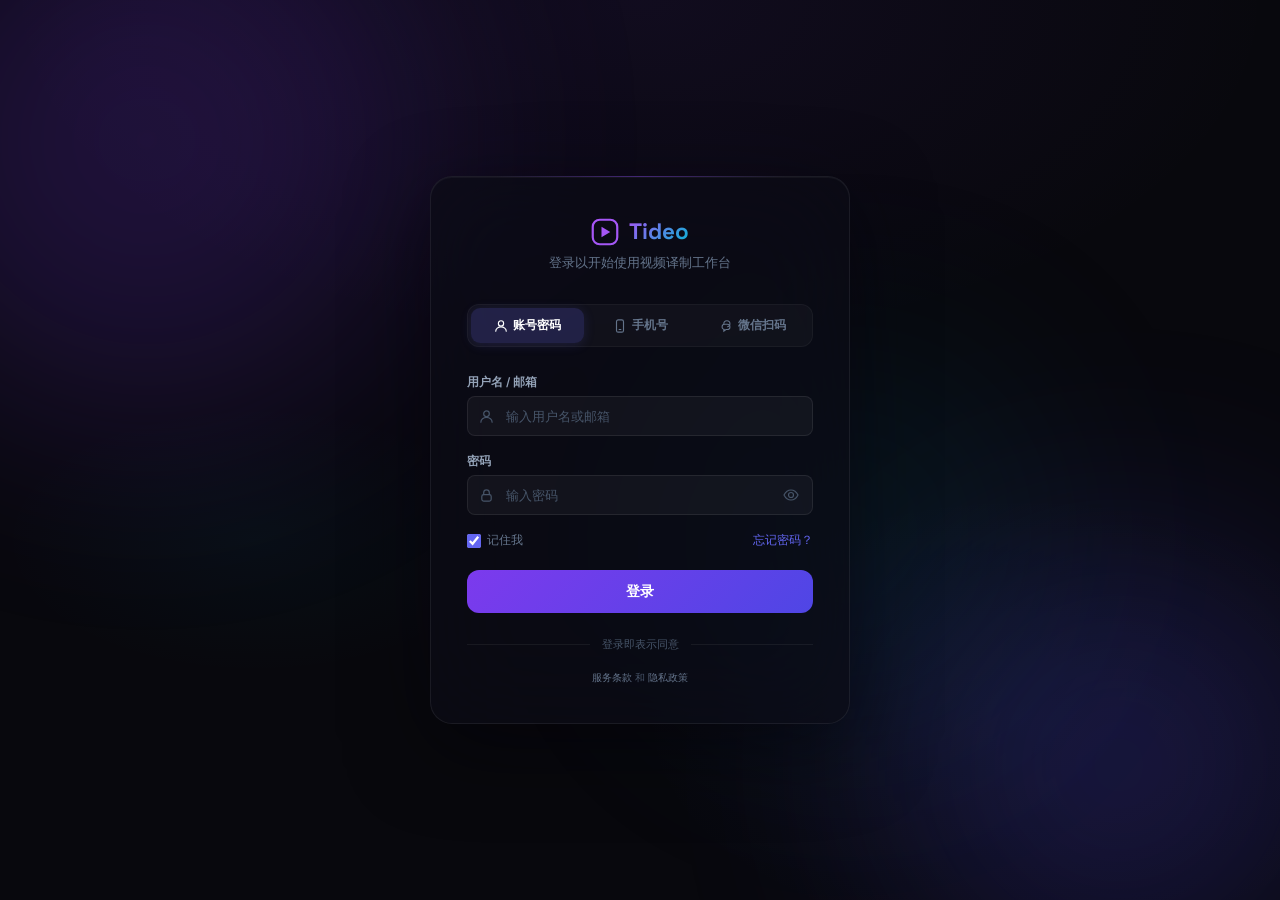
<file: app/login.html>
<!DOCTYPE html>
<html lang="zh-CN">
<head>
    <meta charset="UTF-8">
    <meta name="viewport" content="width=device-width, initial-scale=1.0">
    <title>登录 — Tideo</title>
    <link href="https://fonts.googleapis.com/css2?family=Space+Grotesk:wght@400;500;600;700&family=DM+Sans:wght@300;400;500;600;700&family=Inter:wght@300;400;500;600;700;800;900&display=swap" rel="stylesheet">
    <style>
    *, *::before, *::after { margin: 0; padding: 0; box-sizing: border-box; }

    :root {
        --purple: #a855f7;
        --indigo: #6366f1;
        --blue: #3b82f6;
        --cyan: #06b6d4;
        --bg-base: #08080d;
        --bg-elevated: #0f0f1a;
        --bg-surface: #141422;
        --bg-card: #16162a;
        --grad-main: linear-gradient(135deg, #a855f7, #6366f1, #3b82f6, #06b6d4);
        --grad-text: linear-gradient(135deg, #a855f7 0%, #06b6d4 100%);
        --glass-bg: rgba(255,255,255,0.035);
        --glass-border: rgba(255,255,255,0.08);
        --glass-border-hover: rgba(255,255,255,0.14);
        --text-primary: #f1f5f9;
        --text-secondary: #94a3b8;
        --text-muted: #64748b;
        --text-faint: #475569;
        --radius-sm: 8px;
        --radius-md: 12px;
        --radius-lg: 16px;
        --ease-out: cubic-bezier(.4,0,.2,1);
        --duration-normal: 0.25s;
    }

    body {
        font-family: 'Inter', 'DM Sans', -apple-system, BlinkMacSystemFont, sans-serif;
        background:
            radial-gradient(ellipse 90% 70% at 50% 0%, rgba(124, 58, 237, 0.08) 0%, transparent 55%),
            radial-gradient(ellipse 60% 50% at 80% 80%, rgba(99, 102, 241, 0.06) 0%, transparent 50%),
            radial-gradient(ellipse 40% 30% at 20% 60%, rgba(6, 182, 212, 0.04) 0%, transparent 50%),
            #08080d;
        color: var(--text-primary);
        min-height: 100vh;
        display: flex;
        align-items: center;
        justify-content: center;
        overflow: hidden;
    }

    /* ===== 背景动效 ===== */
    .login-bg {
        position: fixed;
        inset: 0;
        z-index: 0;
        overflow: hidden;
    }
    .login-bg-orb {
        position: absolute;
        border-radius: 50%;
        filter: blur(120px);
        opacity: 0.2;
        animation: orbFloat 20s ease-in-out infinite alternate;
    }
    .login-bg-orb:nth-child(1) {
        width: 550px; height: 550px;
        background: #7c3aed;
        top: -15%; left: -10%;
    }
    .login-bg-orb:nth-child(2) {
        width: 450px; height: 450px;
        background: #4f46e5;
        bottom: -10%; right: -5%;
        animation-delay: -8s;
    }
    .login-bg-orb:nth-child(3) {
        width: 350px; height: 350px;
        background: #0891b2;
        top: 40%; right: 20%;
        animation-delay: -15s;
        opacity: 0.12;
    }
    @keyframes orbFloat {
        0% { transform: translate(0, 0) scale(1); }
        50% { transform: translate(30px, -40px) scale(1.1); }
        100% { transform: translate(-20px, 30px) scale(0.95); }
    }

    /* ===== 登录卡片 ===== */
    .login-card {
        position: relative;
        z-index: 1;
        width: 420px;
        max-width: 92vw;
        background: rgba(12, 12, 22, 0.7);
        backdrop-filter: blur(48px) saturate(1.3);
        -webkit-backdrop-filter: blur(48px) saturate(1.3);
        border: 1px solid rgba(255,255,255,0.07);
        border-radius: 22px;
        padding: 40px 36px 36px;
        box-shadow:
            0 24px 80px rgba(0,0,0,0.5),
            0 0 120px rgba(124,58,237,0.04),
            inset 0 1px 0 rgba(255,255,255,0.04);
    }
    .login-card::before {
        content: '';
        position: absolute;
        top: -1px;
        left: 15%;
        right: 15%;
        height: 1px;
        background: linear-gradient(90deg, transparent, rgba(124,58,237,0.4), transparent);
        pointer-events: none;
        border-radius: 1px;
    }

    /* Logo */
    .login-logo {
        display: flex;
        align-items: center;
        justify-content: center;
        gap: 10px;
        margin-bottom: 8px;
    }
    .login-logo-text {
        font-family: 'Space Grotesk', sans-serif;
        font-size: 1.4rem;
        font-weight: 700;
        background: var(--grad-text);
        -webkit-background-clip: text;
        -webkit-text-fill-color: transparent;
        background-clip: text;
    }
    .login-title {
        text-align: center;
        font-size: 0.82rem;
        color: var(--text-muted);
        margin-bottom: 32px;
    }

    /* ===== 登录方式 Tab ===== */
    .login-tabs {
        display: flex;
        background: rgba(255,255,255,0.03);
        border-radius: var(--radius-md);
        padding: 3px;
        margin-bottom: 28px;
        border: 1px solid rgba(255,255,255,0.04);
    }
    .login-tab {
        flex: 1;
        padding: 9px 0;
        font-size: 0.78rem;
        font-weight: 600;
        text-align: center;
        color: var(--text-muted);
        background: none;
        border: none;
        border-radius: 9px;
        cursor: pointer;
        transition: all var(--duration-normal) var(--ease-out);
        display: flex;
        align-items: center;
        justify-content: center;
        gap: 5px;
    }
    .login-tab:hover { color: var(--text-secondary); }
    .login-tab.active {
        color: #fff;
        background: rgba(99,102,241,0.2);
        box-shadow: 0 2px 12px rgba(99,102,241,0.15);
    }
    .login-tab svg { flex-shrink: 0; }

    /* ===== 面板 ===== */
    .login-panel { display: none; }
    .login-panel.active { display: block; }

    /* ===== 表单元素 ===== */
    .login-field {
        margin-bottom: 18px;
    }
    .login-label {
        display: block;
        font-size: 0.72rem;
        font-weight: 600;
        color: var(--text-secondary);
        margin-bottom: 6px;
    }
    .login-input-wrap {
        position: relative;
        display: flex;
        align-items: center;
    }
    .login-input-icon {
        position: absolute;
        left: 12px;
        color: var(--text-faint);
        pointer-events: none;
        display: flex;
    }
    .login-input {
        width: 100%;
        padding: 11px 14px 11px 38px;
        font-size: 0.82rem;
        font-family: inherit;
        color: var(--text-primary);
        background: rgba(255,255,255,0.04);
        border: 1px solid var(--glass-border);
        border-radius: var(--radius-sm);
        outline: none;
        transition: all var(--duration-normal) var(--ease-out);
    }
    .login-input::placeholder { color: var(--text-faint); }
    .login-input:focus {
        border-color: rgba(99,102,241,0.4);
        background: rgba(255,255,255,0.06);
        box-shadow: 0 0 0 3px rgba(99,102,241,0.08);
    }

    /* 手机号输入：前缀 + 验证码按钮 */
    .login-phone-row {
        display: flex;
        gap: 8px;
    }
    .login-phone-prefix {
        flex-shrink: 0;
        width: 72px;
        padding: 11px 10px;
        font-size: 0.82rem;
        font-family: inherit;
        color: var(--text-primary);
        background: rgba(255,255,255,0.04);
        border: 1px solid var(--glass-border);
        border-radius: var(--radius-sm);
        outline: none;
        text-align: center;
        appearance: none;
        cursor: pointer;
        transition: all var(--duration-normal) var(--ease-out);
    }
    .login-phone-prefix:focus {
        border-color: rgba(99,102,241,0.4);
    }
    .login-phone-prefix option { background: var(--bg-card); color: var(--text-primary); }
    .login-phone-input {
        flex: 1;
        padding: 11px 14px;
        font-size: 0.82rem;
        font-family: inherit;
        color: var(--text-primary);
        background: rgba(255,255,255,0.04);
        border: 1px solid var(--glass-border);
        border-radius: var(--radius-sm);
        outline: none;
        transition: all var(--duration-normal) var(--ease-out);
    }
    .login-phone-input::placeholder { color: var(--text-faint); }
    .login-phone-input:focus {
        border-color: rgba(99,102,241,0.4);
        background: rgba(255,255,255,0.06);
        box-shadow: 0 0 0 3px rgba(99,102,241,0.08);
    }
    .login-code-row {
        display: flex;
        gap: 8px;
    }
    .login-code-input {
        flex: 1;
        padding: 11px 14px;
        font-size: 0.82rem;
        font-family: inherit;
        color: var(--text-primary);
        background: rgba(255,255,255,0.04);
        border: 1px solid var(--glass-border);
        border-radius: var(--radius-sm);
        outline: none;
        transition: all var(--duration-normal) var(--ease-out);
        letter-spacing: 4px;
    }
    .login-code-input::placeholder { color: var(--text-faint); letter-spacing: 0; }
    .login-code-input:focus {
        border-color: rgba(99,102,241,0.4);
        background: rgba(255,255,255,0.06);
        box-shadow: 0 0 0 3px rgba(99,102,241,0.08);
    }
    .login-send-code {
        flex-shrink: 0;
        padding: 0 16px;
        font-size: 0.75rem;
        font-weight: 600;
        font-family: inherit;
        color: var(--indigo);
        background: rgba(99,102,241,0.1);
        border: 1px solid rgba(99,102,241,0.2);
        border-radius: var(--radius-sm);
        cursor: pointer;
        transition: all var(--duration-normal) var(--ease-out);
        white-space: nowrap;
    }
    .login-send-code:hover {
        background: rgba(99,102,241,0.18);
        border-color: rgba(99,102,241,0.35);
    }
    .login-send-code:disabled {
        opacity: 0.5;
        cursor: not-allowed;
    }

    /* 密码可见性切换 */
    .login-eye {
        position: absolute;
        right: 10px;
        background: none;
        border: none;
        color: var(--text-faint);
        cursor: pointer;
        padding: 4px;
        display: flex;
        transition: color 0.2s;
    }
    .login-eye:hover { color: var(--text-secondary); }

    /* 记住我 & 忘记密码 */
    .login-options {
        display: flex;
        align-items: center;
        justify-content: space-between;
        margin-bottom: 22px;
        font-size: 0.72rem;
    }
    .login-remember {
        display: flex;
        align-items: center;
        gap: 6px;
        color: var(--text-muted);
        cursor: pointer;
    }
    .login-remember input[type="checkbox"] {
        width: 14px; height: 14px;
        accent-color: var(--indigo);
        cursor: pointer;
    }
    .login-forgot {
        color: var(--indigo);
        text-decoration: none;
        transition: color 0.2s;
    }
    .login-forgot:hover { color: var(--purple); }

    /* 登录按钮 */
    .login-btn {
        width: 100%;
        padding: 12px;
        font-size: 0.88rem;
        font-weight: 700;
        font-family: inherit;
        color: #fff;
        background: linear-gradient(135deg, #7c3aed, #4f46e5);
        border: none;
        border-radius: var(--radius-md);
        cursor: pointer;
        transition: all 0.3s var(--ease-out);
        position: relative;
        overflow: hidden;
    }
    .login-btn::before {
        content: '';
        position: absolute;
        top: 0;
        left: -100%;
        width: 100%;
        height: 100%;
        background: linear-gradient(90deg, transparent, rgba(255,255,255,0.1), transparent);
        transition: left 0.5s;
    }
    .login-btn:hover::before {
        left: 100%;
    }
    .login-btn:hover {
        transform: translateY(-1px);
        box-shadow: 0 6px 28px rgba(79,70,229,0.3), 0 0 60px rgba(124,58,237,0.1);
    }
    .login-btn:active { transform: translateY(0); }

    /* ===== 微信扫码面板 ===== */
    .login-qr-wrap {
        display: flex;
        flex-direction: column;
        align-items: center;
        padding: 10px 0 6px;
    }
    .login-qr-box {
        width: 200px;
        height: 200px;
        background: #fff;
        border-radius: var(--radius-md);
        display: flex;
        align-items: center;
        justify-content: center;
        margin-bottom: 16px;
        position: relative;
        overflow: hidden;
    }
    .login-qr-placeholder {
        position: relative;
        width: 160px;
        height: 160px;
    }
    /* 模拟二维码点阵 */
    .login-qr-dots {
        width: 100%;
        height: 100%;
        display: grid;
        grid-template-columns: repeat(21, 1fr);
        grid-template-rows: repeat(21, 1fr);
        gap: 1px;
    }
    .qr-dot {
        border-radius: 1px;
        background: #1a1a2e;
    }
    .qr-dot.empty { background: transparent; }
    /* 中心微信 Logo 叠加 */
    .login-qr-wechat-overlay {
        position: absolute;
        top: 50%; left: 50%;
        transform: translate(-50%, -50%);
        width: 40px; height: 40px;
        background: #fff;
        border-radius: 6px;
        display: flex;
        align-items: center;
        justify-content: center;
        box-shadow: 0 0 8px rgba(0,0,0,0.08);
    }
    .login-qr-hint {
        font-size: 0.78rem;
        color: var(--text-secondary);
        margin-bottom: 4px;
    }
    .login-qr-sub {
        font-size: 0.68rem;
        color: var(--text-faint);
    }
    .login-qr-refresh {
        margin-top: 14px;
        font-size: 0.72rem;
        color: var(--indigo);
        background: none;
        border: none;
        cursor: pointer;
        font-family: inherit;
        display: flex;
        align-items: center;
        gap: 4px;
        transition: color 0.2s;
    }
    .login-qr-refresh:hover { color: var(--purple); }

    /* ===== 底部分隔线 + 协议 ===== */
    .login-divider {
        display: flex;
        align-items: center;
        gap: 12px;
        margin: 24px 0 18px;
    }
    .login-divider-line {
        flex: 1;
        height: 1px;
        background: rgba(255,255,255,0.06);
    }
    .login-divider-text {
        font-size: 0.68rem;
        color: var(--text-faint);
        white-space: nowrap;
    }
    .login-agreement {
        text-align: center;
        font-size: 0.65rem;
        color: var(--text-faint);
        line-height: 1.6;
    }
    .login-agreement a {
        color: var(--text-muted);
        text-decoration: none;
        transition: color 0.2s;
    }
    .login-agreement a:hover { color: var(--indigo); }

    /* ===== Toast ===== */
    .login-toast {
        position: fixed;
        top: 32px;
        left: 50%;
        transform: translateX(-50%) translateY(-20px);
        padding: 10px 24px;
        font-size: 0.78rem;
        font-weight: 500;
        color: #fff;
        background: rgba(99,102,241,0.9);
        backdrop-filter: blur(12px);
        border-radius: 10px;
        box-shadow: 0 8px 32px rgba(0,0,0,0.3);
        opacity: 0;
        pointer-events: none;
        transition: all 0.35s var(--ease-out);
        z-index: 999;
    }
    .login-toast.show {
        opacity: 1;
        transform: translateX(-50%) translateY(0);
    }
    .login-toast.error { background: rgba(239,68,68,0.9); }
    </style>
</head>
<body>

<!-- 背景 -->
<div class="login-bg">
    <div class="login-bg-orb"></div>
    <div class="login-bg-orb"></div>
    <div class="login-bg-orb"></div>
</div>

<!-- Toast -->
<div class="login-toast" id="loginToast"></div>

<!-- 登录卡片 -->
<div class="login-card">
    <!-- Logo -->
    <div class="login-logo">
        <svg width="28" height="28" viewBox="0 0 32 32" fill="none">
            <rect x="2" y="2" width="28" height="28" rx="8" stroke="url(#lgGrad)" stroke-width="2.5"/>
            <path d="M12 10L22 16L12 22V10Z" fill="url(#lgGrad)"/>
            <defs><linearGradient id="lgGrad" x1="0" y1="0" x2="32" y2="32"><stop stop-color="#a855f7"/><stop offset="1" stop-color="#06b6d4"/></linearGradient></defs>
        </svg>
        <span class="login-logo-text">Tideo</span>
    </div>
    <div class="login-title">登录以开始使用视频译制工作台</div>

    <!-- 登录方式 Tab -->
    <div class="login-tabs">
        <button class="login-tab active" data-tab="account">
            <svg width="14" height="14" viewBox="0 0 16 16" fill="none"><circle cx="8" cy="5" r="3" stroke="currentColor" stroke-width="1.3"/><path d="M2 14C2 11.2386 4.68629 9 8 9C11.3137 9 14 11.2386 14 14" stroke="currentColor" stroke-width="1.3" stroke-linecap="round"/></svg>
            账号密码
        </button>
        <button class="login-tab" data-tab="phone">
            <svg width="14" height="14" viewBox="0 0 16 16" fill="none"><rect x="4" y="1" width="8" height="14" rx="2" stroke="currentColor" stroke-width="1.3"/><path d="M7 12H9" stroke="currentColor" stroke-width="1.3" stroke-linecap="round"/></svg>
            手机号
        </button>
        <button class="login-tab" data-tab="wechat">
            <svg width="14" height="14" viewBox="0 0 16 16" fill="none"><path d="M5.5 5.5C5.5 3.567 7.067 2 9 2C10.933 2 12.5 3.567 12.5 5.5C12.5 7.158 11.356 8.55 9.82 8.908" stroke="currentColor" stroke-width="1.2" stroke-linecap="round"/><path d="M3.5 9C3.5 7.343 4.843 6 6.5 6H9.5C11.157 6 12.5 7.343 12.5 9C12.5 10.657 11.157 12 9.5 12H8L5.5 14V12H6.5C4.843 12 3.5 10.657 3.5 9Z" stroke="currentColor" stroke-width="1.2"/></svg>
            微信扫码
        </button>
    </div>

    <!-- ===== 面板 A：账号密码 ===== -->
    <div class="login-panel active" id="panelAccount" data-panel="account">
        <div class="login-field">
            <label class="login-label">用户名 / 邮箱</label>
            <div class="login-input-wrap">
                <span class="login-input-icon">
                    <svg width="15" height="15" viewBox="0 0 16 16" fill="none"><circle cx="8" cy="5" r="3" stroke="currentColor" stroke-width="1.3"/><path d="M2 14C2 11.2386 4.68629 9 8 9C11.3137 9 14 11.2386 14 14" stroke="currentColor" stroke-width="1.3" stroke-linecap="round"/></svg>
                </span>
                <input class="login-input" id="accountUser" type="text" placeholder="输入用户名或邮箱" autocomplete="username">
            </div>
        </div>
        <div class="login-field">
            <label class="login-label">密码</label>
            <div class="login-input-wrap">
                <span class="login-input-icon">
                    <svg width="15" height="15" viewBox="0 0 16 16" fill="none"><rect x="3" y="7" width="10" height="7" rx="2" stroke="currentColor" stroke-width="1.3"/><path d="M5 7V5C5 3.34315 6.34315 2 8 2C9.65685 2 11 3.34315 11 5V7" stroke="currentColor" stroke-width="1.3" stroke-linecap="round"/></svg>
                </span>
                <input class="login-input" id="accountPass" type="password" placeholder="输入密码" autocomplete="current-password">
                <button class="login-eye" id="eyeToggle" type="button" aria-label="显示密码">
                    <svg width="16" height="16" viewBox="0 0 16 16" fill="none" id="eyeIcon"><path d="M1 8C1 8 3.5 3 8 3C12.5 3 15 8 15 8C15 8 12.5 13 8 13C3.5 13 1 8 1 8Z" stroke="currentColor" stroke-width="1.2" stroke-linejoin="round"/><circle cx="8" cy="8" r="2.5" stroke="currentColor" stroke-width="1.2"/></svg>
                </button>
            </div>
        </div>
        <div class="login-options">
            <label class="login-remember"><input type="checkbox" checked> 记住我</label>
            <a href="#" class="login-forgot">忘记密码？</a>
        </div>
        <button class="login-btn" id="btnAccountLogin">登录</button>
    </div>

    <!-- ===== 面板 B：手机号 ===== -->
    <div class="login-panel" id="panelPhone" data-panel="phone">
        <div class="login-field">
            <label class="login-label">手机号</label>
            <div class="login-phone-row">
                <select class="login-phone-prefix" id="phonePrefix">
                    <option value="+86">+86</option>
                    <option value="+1">+1</option>
                    <option value="+81">+81</option>
                    <option value="+82">+82</option>
                    <option value="+44">+44</option>
                </select>
                <input class="login-phone-input" id="phoneNumber" type="tel" placeholder="输入手机号" autocomplete="tel">
            </div>
        </div>
        <div class="login-field">
            <label class="login-label">验证码</label>
            <div class="login-code-row">
                <input class="login-code-input" id="phoneCode" type="text" placeholder="6 位验证码" maxlength="6" inputmode="numeric" autocomplete="one-time-code">
                <button class="login-send-code" id="sendCodeBtn" type="button">发送验证码</button>
            </div>
        </div>
        <div style="height:18px;"></div>
        <button class="login-btn" id="btnPhoneLogin">登录</button>
    </div>

    <!-- ===== 面板 C：微信扫码 ===== -->
    <div class="login-panel" id="panelWechat" data-panel="wechat">
        <div class="login-qr-wrap">
            <div class="login-qr-box" id="qrBox">
                <div class="login-qr-placeholder">
                    <div class="login-qr-dots" id="qrDots"></div>
                    <div class="login-qr-wechat-overlay">
                        <svg width="24" height="24" viewBox="0 0 24 24" fill="none">
                            <path d="M9.5 8C9.5 5.51472 11.5147 3.5 14 3.5C16.4853 3.5 18.5 5.51472 18.5 8C18.5 10.1 16.97 11.84 14.96 12.35" stroke="#07C160" stroke-width="1.8" stroke-linecap="round"/>
                            <path d="M5.5 13.5C5.5 11.2909 7.29086 9.5 9.5 9.5H14.5C16.7091 9.5 18.5 11.2909 18.5 13.5C18.5 15.7091 16.7091 17.5 14.5 17.5H12L8 20.5V17.5H9.5C7.29086 17.5 5.5 15.7091 5.5 13.5Z" fill="#07C160"/>
                        </svg>
                    </div>
                </div>
            </div>
            <div class="login-qr-hint">使用微信扫一扫登录</div>
            <div class="login-qr-sub">扫码后在手机上确认即可</div>
            <button class="login-qr-refresh" id="qrRefreshBtn" type="button">
                <svg width="12" height="12" viewBox="0 0 16 16" fill="none"><path d="M2 8C2 4.68629 4.68629 2 8 2C10.4 2 12.4 3.4 13.4 5.5" stroke="currentColor" stroke-width="1.3" stroke-linecap="round"/><path d="M14 8C14 11.3137 11.3137 14 8 14C5.6 14 3.6 12.6 2.6 10.5" stroke="currentColor" stroke-width="1.3" stroke-linecap="round"/><path d="M13 2.5V5.5H10" stroke="currentColor" stroke-width="1.3" stroke-linecap="round" stroke-linejoin="round"/><path d="M3 13.5V10.5H6" stroke="currentColor" stroke-width="1.3" stroke-linecap="round" stroke-linejoin="round"/></svg>
                刷新二维码
            </button>
        </div>
    </div>

    <!-- 分隔线 + 协议 -->
    <div class="login-divider">
        <div class="login-divider-line"></div>
        <span class="login-divider-text">登录即表示同意</span>
        <div class="login-divider-line"></div>
    </div>
    <div class="login-agreement">
        <a href="#">服务条款</a> 和 <a href="#">隐私政策</a>
    </div>
</div>

<script>
(function() {
    'use strict';

    // ===== Tab 切换 =====
    var tabs = document.querySelectorAll('.login-tab');
    var panels = document.querySelectorAll('.login-panel');
    tabs.forEach(function(tab) {
        tab.addEventListener('click', function() {
            var target = this.getAttribute('data-tab');
            tabs.forEach(function(t) { t.classList.remove('active'); });
            panels.forEach(function(p) { p.classList.remove('active'); });
            this.classList.add('active');
            document.querySelector('[data-panel="' + target + '"]').classList.add('active');
        });
    });

    // ===== Toast =====
    var toastEl = document.getElementById('loginToast');
    var toastTimer;
    function showToast(msg, type) {
        clearTimeout(toastTimer);
        toastEl.textContent = msg;
        toastEl.className = 'login-toast' + (type === 'error' ? ' error' : '') + ' show';
        toastTimer = setTimeout(function() { toastEl.classList.remove('show'); }, 2500);
    }

    // ===== 密码可见性 =====
    var passInput = document.getElementById('accountPass');
    var eyeBtn = document.getElementById('eyeToggle');
    eyeBtn.addEventListener('click', function() {
        var isPass = passInput.type === 'password';
        passInput.type = isPass ? 'text' : 'password';
        eyeBtn.style.color = isPass ? 'var(--text-secondary)' : 'var(--text-faint)';
    });

    // ===== 生成模拟二维码点阵 =====
    function generateQR() {
        var dotsContainer = document.getElementById('qrDots');
        dotsContainer.innerHTML = '';
        // 21x21 grid with finder patterns
        for (var r = 0; r < 21; r++) {
            for (var c = 0; c < 21; c++) {
                var dot = document.createElement('div');
                dot.className = 'qr-dot';
                // Finder patterns (top-left, top-right, bottom-left 7x7)
                var isFinder = (r < 7 && c < 7) || (r < 7 && c > 13) || (r > 13 && c < 7);
                var isFinderBorder = isFinder && (r === 0 || r === 6 || c === 0 || c === 6 || (r >= 0 && r <= 6 && (c === 0 || c === 6)) || (c >= 0 && c <= 6 && (r === 0 || r === 6)));
                var isFinderInner = isFinder && r >= 2 && r <= 4 && c >= 2 && c <= 4;
                // Adjust for each finder
                if (r < 7 && c > 13) {
                    isFinderInner = r >= 2 && r <= 4 && c >= 16 && c <= 18;
                    isFinderBorder = (r === 0 || r === 6 || c === 14 || c === 20);
                }
                if (r > 13 && c < 7) {
                    isFinderInner = r >= 16 && r <= 18 && c >= 2 && c <= 4;
                    isFinderBorder = (r === 14 || r === 20 || c === 0 || c === 6);
                }
                // Center area (for WeChat logo overlay) — leave empty
                var isCenter = r >= 8 && r <= 12 && c >= 8 && c <= 12;
                if (isCenter) {
                    dot.classList.add('empty');
                } else if (isFinder) {
                    // keep filled for finder pattern
                } else {
                    // Random data dots
                    if (Math.random() > 0.45) {
                        dot.classList.add('empty');
                    }
                }
                dotsContainer.appendChild(dot);
            }
        }
    }
    generateQR();

    document.getElementById('qrRefreshBtn').addEventListener('click', function() {
        generateQR();
        showToast('二维码已刷新');
    });

    // ===== 发送验证码 =====
    var sendBtn = document.getElementById('sendCodeBtn');
    var countdown = 0;
    sendBtn.addEventListener('click', function() {
        var phone = document.getElementById('phoneNumber').value.trim();
        if (!phone || phone.length < 7) {
            showToast('请输入正确的手机号', 'error');
            return;
        }
        if (countdown > 0) return;
        countdown = 60;
        sendBtn.disabled = true;
        sendBtn.textContent = countdown + 's';
        showToast('验证码已发送');
        var timer = setInterval(function() {
            countdown--;
            if (countdown <= 0) {
                clearInterval(timer);
                sendBtn.disabled = false;
                sendBtn.textContent = '发送验证码';
            } else {
                sendBtn.textContent = countdown + 's';
            }
        }, 1000);
    });

    // ===== 登录逻辑（模拟） =====
    function doLogin(username) {
        var user = { name: username, avatar: username.charAt(0).toUpperCase(), loginTime: Date.now() };
        localStorage.setItem('tideo_user', JSON.stringify(user));
        showToast('登录成功，正在跳转…');
        setTimeout(function() { window.location.href = 'create.html'; }, 800);
    }

    // 账号密码登录
    document.getElementById('btnAccountLogin').addEventListener('click', function() {
        var user = document.getElementById('accountUser').value.trim();
        var pass = document.getElementById('accountPass').value;
        if (!user) { showToast('请输入用户名', 'error'); return; }
        if (!pass) { showToast('请输入密码', 'error'); return; }
        doLogin(user);
    });
    // Enter 键
    document.getElementById('accountPass').addEventListener('keydown', function(e) {
        if (e.key === 'Enter') document.getElementById('btnAccountLogin').click();
    });

    // 手机号登录
    document.getElementById('btnPhoneLogin').addEventListener('click', function() {
        var phone = document.getElementById('phoneNumber').value.trim();
        var code = document.getElementById('phoneCode').value.trim();
        if (!phone || phone.length < 7) { showToast('请输入正确的手机号', 'error'); return; }
        if (!code || code.length < 4) { showToast('请输入验证码', 'error'); return; }
        doLogin(phone.slice(-4) + '用户');
    });
    document.getElementById('phoneCode').addEventListener('keydown', function(e) {
        if (e.key === 'Enter') document.getElementById('btnPhoneLogin').click();
    });

    // 微信扫码 — 模拟：点击二维码区域模拟扫码成功
    document.getElementById('qrBox').addEventListener('click', function() {
        showToast('扫码成功，正在登录…');
        setTimeout(function() { doLogin('微信用户'); }, 1000);
    });

    // ===== 如果已登录，直接跳转 =====
    var existing = localStorage.getItem('tideo_user');
    if (existing) {
        try {
            var u = JSON.parse(existing);
            if (u && u.name) {
                window.location.href = 'create.html';
            }
        } catch(e) {}
    }
})();
</script>
</body>
</html>
</file>
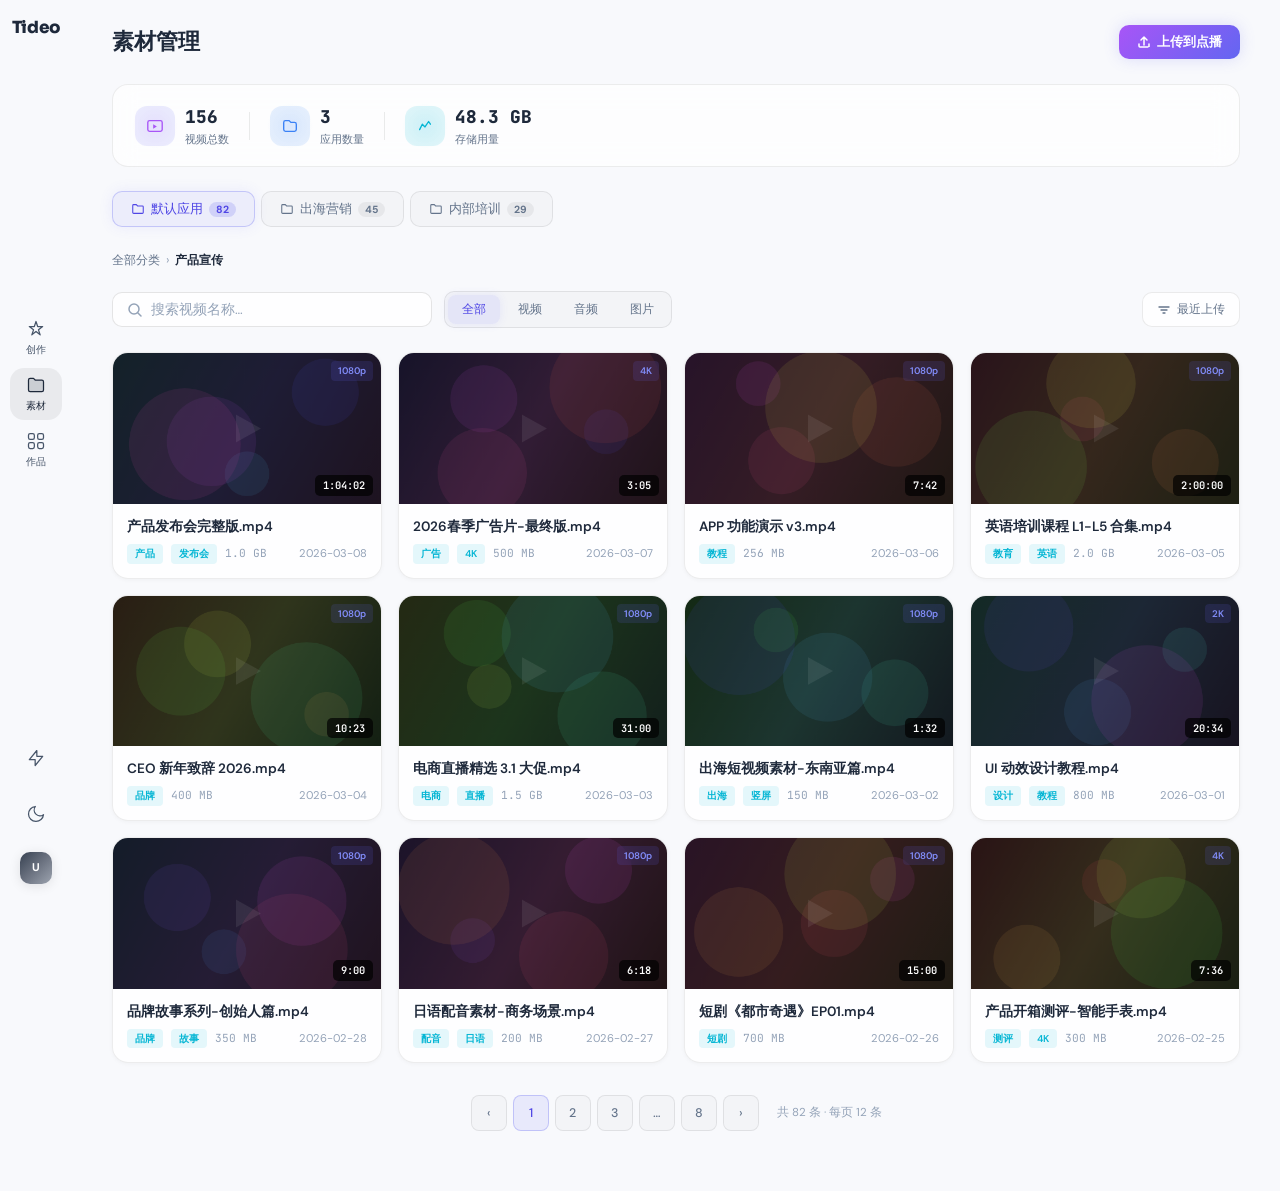
<file: app/media.html>
<!DOCTYPE html>
<html lang="zh-CN" data-theme="light">
<head>
    <meta charset="UTF-8">
    <meta name="viewport" content="width=device-width, initial-scale=1.0">
    <title>素材管理 — Tideo</title>
    <script>
    // 最早的阻塞脚本：防止主题切换时闪烁
    (function(){
        var t = localStorage.getItem('tideo_theme');
        if (t === 'dark') {
            document.documentElement.removeAttribute('data-theme');
        } else if (t === 'light' || (!t && window.matchMedia && window.matchMedia('(prefers-color-scheme: light)').matches)) {
            document.documentElement.setAttribute('data-theme', 'light');
        } else {
            // 无保存值且系统非亮色 → 暗色
            document.documentElement.removeAttribute('data-theme');
        }
    })();
    </script>
    <link rel="stylesheet" href="style.css">
    <link href="https://fonts.googleapis.com/css2?family=Space+Grotesk:wght@400;500;600;700&family=DM+Sans:wght@300;400;500;600;700&family=Inter:wght@300;400;500;600;700;800;900&family=JetBrains+Mono:wght@400;500&display=swap" rel="stylesheet">
    <style>
    /* ===== 素材管理页专属样式 ===== */

    /* 应用切换 Tab */
    .media-app-tabs {
        display: flex;
        gap: 6px;
        margin-bottom: 24px;
        flex-wrap: wrap;
    }
    .media-app-tab {
        display: inline-flex;
        align-items: center;
        gap: 6px;
        padding: 8px 18px;
        font-size: 0.82rem;
        font-weight: 500;
        color: var(--text-muted);
        background: rgba(255,255,255,0.03);
        border: 1px solid rgba(255,255,255,0.06);
        border-radius: 10px;
        cursor: pointer;
        transition: all 0.25s;
        font-family: inherit;
    }
    .media-app-tab:hover {
        color: var(--text-primary);
        border-color: rgba(99,102,241,0.25);
    }
    .media-app-tab.active {
        color: #fff;
        background: rgba(99,102,241,0.12);
        border-color: rgba(99,102,241,0.4);
        box-shadow: 0 0 14px rgba(99,102,241,0.1);
    }
    .media-app-tab .tab-video-count {
        font-size: 0.65rem;
        font-weight: 700;
        padding: 1px 7px;
        border-radius: 100px;
        background: rgba(255,255,255,0.06);
    }
    .media-app-tab.active .tab-video-count {
        background: rgba(99,102,241,0.3);
        color: #c4b5fd;
    }

    /* 筛选工具栏 */
    .media-toolbar {
        display: flex;
        align-items: center;
        gap: 12px;
        margin-bottom: 24px;
        flex-wrap: wrap;
    }
    .media-search {
        display: flex;
        align-items: center;
        gap: 8px;
        padding: 8px 14px;
        background: rgba(255,255,255,0.04);
        border: 1px solid rgba(255,255,255,0.07);
        border-radius: 10px;
        flex: 1;
        max-width: 320px;
        transition: border-color 0.3s;
    }
    .media-search:focus-within { border-color: rgba(99,102,241,0.4); }
    .media-search svg { color: var(--text-faint); flex-shrink: 0; }
    .media-search input {
        background: none; border: none; outline: none;
        color: var(--text-primary); font-size: 0.85rem;
        flex: 1; min-width: 0;
    }
    .media-search input::placeholder { color: var(--text-faint); }

    .media-filter-group {
        display: flex;
        gap: 4px;
        background: rgba(255,255,255,0.03);
        border-radius: 10px;
        padding: 3px;
        border: 1px solid rgba(255,255,255,0.06);
    }
    .media-filter-btn {
        padding: 6px 14px;
        font-size: 0.78rem;
        font-weight: 500;
        color: var(--text-muted);
        background: none;
        border: none;
        border-radius: 8px;
        cursor: pointer;
        transition: all 0.2s;
        white-space: nowrap;
        font-family: inherit;
    }
    .media-filter-btn:hover { color: var(--text-primary); }
    .media-filter-btn.active {
        color: #fff;
        background: rgba(99,102,241,0.15);
        box-shadow: 0 0 10px rgba(99,102,241,0.1);
    }

    .media-sort-btn {
        display: flex;
        align-items: center;
        gap: 6px;
        padding: 8px 14px;
        font-size: 0.78rem;
        font-weight: 500;
        color: var(--text-muted);
        background: rgba(255,255,255,0.04);
        border: 1px solid rgba(255,255,255,0.06);
        border-radius: 10px;
        cursor: pointer;
        transition: all 0.2s;
        margin-left: auto;
        font-family: inherit;
    }
    .media-sort-btn:hover { color: var(--text-primary); border-color: rgba(99,102,241,0.3); }

    /* 分类面包屑 */
    .media-breadcrumb {
        display: flex;
        align-items: center;
        gap: 6px;
        margin-bottom: 20px;
        font-size: 0.78rem;
        color: var(--text-muted);
    }
    .media-breadcrumb a {
        color: var(--text-muted);
        text-decoration: none;
        transition: color 0.2s;
    }
    .media-breadcrumb a:hover { color: #818cf8; }
    .media-breadcrumb .bc-sep { color: var(--text-faint); }
    .media-breadcrumb .bc-current { color: var(--text-primary); font-weight: 600; }

    /* 视频卡片网格 */
    .media-grid {
        display: grid;
        grid-template-columns: repeat(auto-fill, minmax(240px, 1fr));
        gap: 16px;
        margin-bottom: 32px;
    }
    .media-card {
        background: rgba(255,255,255,0.025);
        border: 1px solid rgba(255,255,255,0.06);
        border-radius: 16px;
        overflow: hidden;
        transition: all 0.35s cubic-bezier(.4,0,.2,1);
        cursor: pointer;
        position: relative;
    }
    .media-card::before {
        content: '';
        position: absolute;
        top: -1px;
        left: 15%;
        right: 15%;
        height: 1px;
        background: linear-gradient(90deg, transparent, rgba(99,102,241,0.3), transparent);
        opacity: 0;
        transition: opacity 0.4s;
        pointer-events: none;
        z-index: 3;
    }
    .media-card:hover::before { opacity: 1; }
    .media-card:hover {
        border-color: rgba(99,102,241,0.2);
        transform: translateY(-4px);
        box-shadow: 0 12px 40px rgba(99,102,241,0.08), 0 0 60px rgba(99,102,241,0.03);
    }
    .media-card.selected {
        border-color: rgba(99,102,241,0.4);
        box-shadow: 0 0 24px rgba(99,102,241,0.12);
    }

    /* 卡片选中 checkbox */
    .media-card-check {
        position: absolute;
        top: 10px;
        left: 10px;
        width: 22px;
        height: 22px;
        border-radius: 6px;
        background: rgba(0,0,0,0.5);
        backdrop-filter: blur(6px);
        border: 1.5px solid rgba(255,255,255,0.3);
        display: flex;
        align-items: center;
        justify-content: center;
        z-index: 3;
        opacity: 0;
        transition: all 0.2s;
        cursor: pointer;
    }
    .media-card:hover .media-card-check,
    .media-card.selected .media-card-check { opacity: 1; }
    .media-card.selected .media-card-check {
        background: #6366f1;
        border-color: #6366f1;
    }

    /* 缩略图 */
    .media-card-thumb {
        position: relative;
        aspect-ratio: 16/9;
        overflow: hidden;
        background: #0a0a16;
    }
    .media-card-thumb canvas {
        width: 100%;
        height: 100%;
        display: block;
    }
    .media-card-dur {
        position: absolute;
        bottom: 8px;
        right: 8px;
        padding: 2px 8px;
        font-size: 0.65rem;
        font-weight: 600;
        color: #fff;
        background: rgba(0,0,0,0.7);
        border-radius: 5px;
        font-family: 'JetBrains Mono', monospace;
        z-index: 2;
    }
    .media-card-res {
        position: absolute;
        top: 8px;
        right: 8px;
        padding: 2px 7px;
        font-size: 0.6rem;
        font-weight: 600;
        color: #818cf8;
        background: rgba(99,102,241,0.15);
        backdrop-filter: blur(6px);
        border-radius: 4px;
        z-index: 2;
    }

    /* Hover 遮罩按钮 */
    .media-card-overlay {
        position: absolute;
        inset: 0;
        background: rgba(0,0,0,0.55);
        display: flex;
        align-items: center;
        justify-content: center;
        gap: 10px;
        opacity: 0;
        transition: opacity 0.25s;
        z-index: 2;
    }
    .media-card-thumb:hover .media-card-overlay { opacity: 1; }
    .media-card-overlay-btn {
        display: flex;
        align-items: center;
        justify-content: center;
        gap: 5px;
        padding: 7px 14px;
        font-size: 0.72rem;
        font-weight: 600;
        color: #fff;
        border: none;
        border-radius: 8px;
        cursor: pointer;
        font-family: inherit;
        transition: all 0.2s;
        backdrop-filter: blur(8px);
    }
    .media-card-overlay-btn--play {
        background: rgba(255,255,255,0.2);
        border: 1px solid rgba(255,255,255,0.3);
    }
    .media-card-overlay-btn--play:hover {
        background: rgba(255,255,255,0.3);
    }
    .media-card-overlay-btn--task {
        background: linear-gradient(135deg, #a855f7, #6366f1);
        box-shadow: 0 0 16px rgba(99,102,241,0.3);
    }
    .media-card-overlay-btn--task:hover {
        transform: translateY(-1px);
        box-shadow: 0 0 24px rgba(99,102,241,0.4);
    }

    /* 卡片信息 */
    .media-card-body {
        padding: 12px 14px 14px;
    }
    .media-card-name {
        font-size: 0.85rem;
        font-weight: 600;
        margin-bottom: 6px;
        white-space: nowrap;
        overflow: hidden;
        text-overflow: ellipsis;
    }
    .media-card-meta {
        display: flex;
        align-items: center;
        gap: 8px;
        font-size: 0.7rem;
        color: var(--text-muted);
    }
    .media-card-tag {
        padding: 2px 8px;
        font-size: 0.62rem;
        font-weight: 600;
        color: #06b6d4;
        background: rgba(6,182,212,0.1);
        border-radius: 4px;
    }
    .media-card-size {
        font-family: 'JetBrains Mono', monospace;
        color: var(--text-faint);
    }
    .media-card-date {
        margin-left: auto;
        color: var(--text-faint);
    }

    /* 批量操作栏 */
    .media-batch-bar {
        display: none;
        align-items: center;
        gap: 12px;
        padding: 10px 18px;
        background: rgba(99,102,241,0.08);
        border: 1px solid rgba(99,102,241,0.2);
        border-radius: 12px;
        margin-bottom: 16px;
        animation: fadeInUp 0.3s ease-out;
    }
    .media-batch-bar.visible { display: flex; }
    .media-batch-count {
        font-size: 0.82rem;
        font-weight: 600;
        color: #818cf8;
    }
    .media-batch-actions {
        display: flex;
        gap: 8px;
        margin-left: auto;
    }
    .media-batch-btn {
        display: flex;
        align-items: center;
        gap: 5px;
        padding: 6px 14px;
        font-size: 0.75rem;
        font-weight: 500;
        color: var(--text-primary);
        background: rgba(255,255,255,0.06);
        border: 1px solid rgba(255,255,255,0.1);
        border-radius: 8px;
        cursor: pointer;
        transition: all 0.2s;
        font-family: inherit;
    }
    .media-batch-btn:hover { border-color: rgba(99,102,241,0.3); }
    .media-batch-btn--primary {
        color: #fff;
        background: linear-gradient(135deg, #a855f7, #6366f1);
        border: none;
        box-shadow: 0 0 14px rgba(99,102,241,0.2);
    }
    .media-batch-btn--primary:hover { box-shadow: 0 0 24px rgba(99,102,241,0.35); }
    .media-batch-btn--danger { color: #f87171; }
    .media-batch-btn--danger:hover { border-color: rgba(239,68,68,0.3); background: rgba(239,68,68,0.06); }

    /* 发起任务下拉菜单 */
    .task-dropdown {
        position: relative;
        display: inline-block;
    }
    .task-dropdown-menu {
        display: none;
        position: absolute;
        top: calc(100% + 6px);
        left: 0;
        min-width: 180px;
        background: rgba(18,18,30,0.98);
        border: 1px solid rgba(255,255,255,0.1);
        border-radius: 12px;
        padding: 6px;
        z-index: 100;
        box-shadow: 0 12px 40px rgba(0,0,0,0.5);
        backdrop-filter: blur(16px);
        animation: fadeInUp 0.2s ease-out;
    }
    .task-dropdown-menu.open { display: block; }
    .task-dropdown-item {
        display: flex;
        align-items: center;
        gap: 10px;
        padding: 9px 12px;
        font-size: 0.8rem;
        font-weight: 500;
        color: var(--text-secondary);
        border: none;
        background: none;
        border-radius: 8px;
        cursor: pointer;
        width: 100%;
        text-align: left;
        font-family: inherit;
        transition: all 0.2s;
    }
    .task-dropdown-item:hover {
        color: var(--text-primary);
        background: rgba(99,102,241,0.1);
    }
    .task-dropdown-item svg { flex-shrink: 0; }

    /* 分页 */
    .media-pagination {
        display: flex;
        align-items: center;
        justify-content: center;
        gap: 6px;
        margin-top: 8px;
    }
    .media-page-btn {
        min-width: 36px;
        height: 36px;
        display: flex;
        align-items: center;
        justify-content: center;
        font-size: 0.78rem;
        font-weight: 500;
        color: var(--text-muted);
        background: rgba(255,255,255,0.03);
        border: 1px solid rgba(255,255,255,0.06);
        border-radius: 8px;
        cursor: pointer;
        transition: all 0.2s;
        font-family: inherit;
    }
    .media-page-btn:hover { color: var(--text-primary); border-color: rgba(99,102,241,0.3); }
    .media-page-btn.active {
        color: #fff;
        background: rgba(99,102,241,0.15);
        border-color: rgba(99,102,241,0.4);
    }
    .media-page-info {
        font-size: 0.72rem;
        color: var(--text-faint);
        margin-left: 12px;
    }

    /* 统计栏 */
    .media-stats-bar {
        display: flex;
        align-items: center;
        gap: 20px;
        padding: 18px 22px;
        background: rgba(255,255,255,0.025);
        border: 1px solid rgba(255,255,255,0.06);
        border-radius: 16px;
        margin-bottom: 24px;
        backdrop-filter: blur(12px);
        -webkit-backdrop-filter: blur(12px);
        position: relative;
        overflow: hidden;
    }
    .media-stats-bar::before {
        content: '';
        position: absolute;
        top: -1px;
        left: 10%;
        right: 10%;
        height: 1px;
        background: linear-gradient(90deg, transparent, rgba(99,102,241,0.25), transparent);
        pointer-events: none;
    }
    .media-stat {
        display: flex;
        align-items: center;
        gap: 10px;
    }
    .media-stat-icon {
        width: 40px;
        height: 40px;
        border-radius: 12px;
        display: flex;
        align-items: center;
        justify-content: center;
        position: relative;
    }
    .media-stat-icon::after {
        content: '';
        position: absolute;
        inset: -4px;
        border-radius: 16px;
        pointer-events: none;
    }
    .media-stat-icon--purple { background: rgba(99,102,241,0.12); color: #a855f7; }
    .media-stat-icon--purple::after { background: radial-gradient(circle, rgba(168,85,247,0.08) 0%, transparent 70%); }
    .media-stat-icon--blue { background: rgba(59,130,246,0.12); color: #3b82f6; }
    .media-stat-icon--blue::after { background: radial-gradient(circle, rgba(59,130,246,0.08) 0%, transparent 70%); }
    .media-stat-icon--cyan { background: rgba(6,182,212,0.12); color: #06b6d4; }
    .media-stat-icon--cyan::after { background: radial-gradient(circle, rgba(6,182,212,0.08) 0%, transparent 70%); }
    .media-stat-value {
        font-size: 1.1rem;
        font-weight: 800;
        font-family: 'JetBrains Mono', monospace;
    }
    .media-stat-label {
        font-size: 0.68rem;
        color: var(--text-muted);
    }
    .media-stat-divider {
        width: 1px;
        height: 28px;
        background: rgba(255,255,255,0.06);
    }

    /* 空状态 */
    .media-empty {
        display: flex;
        flex-direction: column;
        align-items: center;
        justify-content: center;
        padding: 80px 30px;
        text-align: center;
    }
    .media-empty-icon {
        width: 72px;
        height: 72px;
        border-radius: 18px;
        background: rgba(99,102,241,0.08);
        display: flex;
        align-items: center;
        justify-content: center;
        margin-bottom: 20px;
        color: var(--text-faint);
    }
    .media-empty h3 {
        font-size: 1rem;
        font-weight: 600;
        color: var(--text-muted);
        margin-bottom: 6px;
    }
    .media-empty p {
        font-size: 0.8rem;
        color: var(--text-dim);
    }

    /* 视频预览弹窗 */
    .media-preview-modal {
        display: none;
        position: fixed;
        inset: 0;
        z-index: 1000;
        background: rgba(0,0,0,0.8);
        backdrop-filter: blur(12px);
        align-items: center;
        justify-content: center;
    }
    .media-preview-modal.open { display: flex; }
    .media-preview-content {
        width: 90%;
        max-width: 800px;
        background: rgba(18,18,30,0.98);
        border: 1px solid rgba(255,255,255,0.1);
        border-radius: 20px;
        overflow: hidden;
        animation: fadeInUp 0.3s ease-out;
    }
    .media-preview-video {
        aspect-ratio: 16/9;
        background: #0a0a16;
        position: relative;
    }
    .media-preview-video canvas {
        width: 100%;
        height: 100%;
        display: block;
    }
    .media-preview-close {
        position: absolute;
        top: 12px;
        right: 12px;
        width: 36px;
        height: 36px;
        border-radius: 50%;
        background: rgba(0,0,0,0.5);
        backdrop-filter: blur(8px);
        border: 1px solid rgba(255,255,255,0.2);
        color: #fff;
        display: flex;
        align-items: center;
        justify-content: center;
        cursor: pointer;
        z-index: 5;
        transition: all 0.2s;
    }
    .media-preview-close:hover { background: rgba(239,68,68,0.5); }
    .media-preview-info {
        padding: 20px 24px;
    }
    .media-preview-title {
        font-size: 1.1rem;
        font-weight: 700;
        margin-bottom: 8px;
    }
    .media-preview-meta {
        display: flex;
        gap: 16px;
        font-size: 0.78rem;
        color: var(--text-muted);
        margin-bottom: 16px;
    }
    .media-preview-actions {
        display: flex;
        gap: 10px;
    }
    .media-preview-btn {
        flex: 1;
        display: flex;
        align-items: center;
        justify-content: center;
        gap: 6px;
        padding: 10px 16px;
        font-size: 0.82rem;
        font-weight: 600;
        border-radius: 10px;
        border: 1px solid rgba(255,255,255,0.06);
        background: rgba(255,255,255,0.03);
        color: var(--text-primary);
        cursor: pointer;
        transition: all 0.2s;
        font-family: inherit;
    }
    .media-preview-btn:hover {
        border-color: rgba(99,102,241,0.3);
        background: rgba(99,102,241,0.06);
    }
    .media-preview-btn--primary {
        background: linear-gradient(135deg, #a855f7, #6366f1);
        border: none;
        color: #fff;
        box-shadow: 0 0 20px rgba(99,102,241,0.2);
    }
    .media-preview-btn--primary:hover {
        transform: translateY(-1px);
        box-shadow: 0 0 30px rgba(99,102,241,0.35);
    }

    @keyframes fadeInUp {
        from { opacity: 0; transform: translateY(10px); }
        to { opacity: 1; transform: translateY(0); }
    }

    @media (max-width: 900px) {
        .media-grid { grid-template-columns: repeat(auto-fill, minmax(200px, 1fr)); }
        .media-stats-bar { flex-wrap: wrap; }
    }
    @media (max-width: 600px) {
        .media-grid { grid-template-columns: 1fr; }
        .media-toolbar { flex-direction: column; align-items: stretch; }
        .media-search { max-width: none; }
    }
    /* ===== 用户下拉菜单 ===== */
    .icon-nav-avatar { position: relative; }
    .user-dropdown {
        position: absolute;
        bottom: 0;
        left: calc(100% + 10px);
        width: 200px;
        background: rgba(15,15,26,0.95);
        backdrop-filter: blur(24px);
        -webkit-backdrop-filter: blur(24px);
        border: 1px solid rgba(255,255,255,0.1);
        border-radius: 12px;
        padding: 8px;
        box-shadow: 0 12px 40px rgba(0,0,0,0.4), 0 0 30px rgba(99,102,241,0.06);
        opacity: 0;
        visibility: hidden;
        transform: translateY(6px);
        transition: all 0.2s cubic-bezier(.4,0,.2,1);
        z-index: 200;
    }
    .user-dropdown.show {
        opacity: 1;
        visibility: visible;
        transform: translateY(0);
    }
    .user-dropdown-header {
        display: flex;
        align-items: center;
        gap: 10px;
        padding: 8px 8px 10px;
    }
    .user-dropdown-avatar {
        width: 32px; height: 32px;
        border-radius: 8px;
        background: linear-gradient(135deg, #a855f7, #6366f1, #3b82f6, #06b6d4);
        display: flex;
        align-items: center;
        justify-content: center;
        font-size: 0.75rem;
        font-weight: 700;
        color: #fff;
        flex-shrink: 0;
    }
    .user-dropdown-info { min-width: 0; }
    .user-dropdown-name {
        font-size: 0.78rem;
        font-weight: 600;
        color: var(--text-primary);
        white-space: nowrap;
        overflow: hidden;
        text-overflow: ellipsis;
    }
    .user-dropdown-hint {
        font-size: 0.65rem;
        color: var(--text-faint);
    }
    .user-dropdown-divider {
        height: 1px;
        background: rgba(255,255,255,0.06);
        margin: 4px 0;
    }
    .user-dropdown-item {
        display: flex;
        align-items: center;
        gap: 8px;
        padding: 8px 10px;
        font-size: 0.75rem;
        font-weight: 500;
        color: var(--text-muted);
        border-radius: 8px;
        text-decoration: none;
        transition: all 0.15s ease;
        cursor: pointer;
    }
    .user-dropdown-item:hover {
        color: var(--text-primary);
        background: rgba(255,255,255,0.05);
    }
    .user-dropdown-logout:hover {
        color: #ef4444;
        background: rgba(239,68,68,0.08);
    }

    /* ===== 亮色模式全面覆盖 ===== */

    /* 全局 */
    [data-theme="light"] body,
    [data-theme="light"] .creator-layout {
        background: #f8f9fc !important;
        color: #1e293b !important;
    }

    /* 侧边栏 */
    [data-theme="light"] .icon-sidebar {
        background: transparent !important;
        border-right: none !important;
        backdrop-filter: none !important;
    }
    [data-theme="light"] .icon-nav-item { color: #475569 !important; }
    [data-theme="light"] .icon-nav-item:hover { color: #1e293b !important; background: rgba(0,0,0,0.04) !important; }
    [data-theme="light"] .icon-nav-item.active { color: #1e293b !important; background: rgba(0,0,0,0.06) !important; }

    /* 顶栏 */
    [data-theme="light"] .topbar { border-color: rgba(0,0,0,0.06) !important; }
    [data-theme="light"] .page-title { color: #1e293b !important; }

    /* 统计栏 */
    [data-theme="light"] .media-stats-bar {
        background: rgba(255,255,255,0.7) !important;
        border-color: rgba(0,0,0,0.07) !important;
        backdrop-filter: blur(12px) !important;
    }
    [data-theme="light"] .media-stats-bar::before { background: linear-gradient(90deg, transparent, rgba(99,102,241,0.12), transparent) !important; }
    [data-theme="light"] .media-stat-value { color: #1e293b !important; }
    [data-theme="light"] .media-stat-label { color: #64748b !important; }
    [data-theme="light"] .media-stat-divider { background: rgba(0,0,0,0.08) !important; }

    /* 应用标签 */
    [data-theme="light"] .media-app-tab {
        background: rgba(0,0,0,0.02) !important;
        border-color: rgba(0,0,0,0.08) !important;
        color: #64748b !important;
    }
    [data-theme="light"] .media-app-tab:hover { color: #1e293b !important; border-color: rgba(99,102,241,0.25) !important; }
    [data-theme="light"] .media-app-tab.active {
        color: #4f46e5 !important;
        background: rgba(99,102,241,0.08) !important;
        border-color: rgba(99,102,241,0.3) !important;
    }
    [data-theme="light"] .media-app-tab .tab-video-count { background: rgba(0,0,0,0.05) !important; color: #64748b !important; }
    [data-theme="light"] .media-app-tab.active .tab-video-count { background: rgba(99,102,241,0.2) !important; color: #4f46e5 !important; }

    /* 面包屑 */
    [data-theme="light"] .media-breadcrumb { color: #64748b !important; }
    [data-theme="light"] .media-breadcrumb a { color: #64748b !important; }
    [data-theme="light"] .media-breadcrumb .bc-current { color: #1e293b !important; }

    /* 搜索 & 筛选 */
    [data-theme="light"] .media-search {
        background: rgba(255,255,255,0.8) !important;
        border-color: rgba(0,0,0,0.1) !important;
    }
    [data-theme="light"] .media-search input { color: #1e293b !important; }
    [data-theme="light"] .media-search input::placeholder { color: #94a3b8 !important; }
    [data-theme="light"] .media-search svg { color: #94a3b8 !important; }

    [data-theme="light"] .media-filter-group {
        background: rgba(0,0,0,0.02) !important;
        border-color: rgba(0,0,0,0.08) !important;
    }
    [data-theme="light"] .media-filter-btn { color: #64748b !important; }
    [data-theme="light"] .media-filter-btn:hover { color: #1e293b !important; }
    [data-theme="light"] .media-filter-btn.active {
        color: #4f46e5 !important;
        background: rgba(99,102,241,0.1) !important;
    }

    [data-theme="light"] .media-sort-btn {
        background: rgba(255,255,255,0.8) !important;
        border-color: rgba(0,0,0,0.08) !important;
        color: #64748b !important;
    }
    [data-theme="light"] .media-sort-btn:hover { color: #1e293b !important; }

    /* 视频卡片 */
    [data-theme="light"] .media-card {
        background: rgba(255,255,255,0.8) !important;
        border-color: rgba(0,0,0,0.07) !important;
        box-shadow: 0 1px 4px rgba(0,0,0,0.04) !important;
    }
    [data-theme="light"] .media-card::before { background: linear-gradient(90deg, transparent, rgba(99,102,241,0.15), transparent) !important; }
    [data-theme="light"] .media-card:hover {
        background: #fff !important;
        border-color: rgba(99,102,241,0.2) !important;
        box-shadow: 0 8px 32px rgba(0,0,0,0.06) !important;
    }
    [data-theme="light"] .media-card.selected {
        border-color: rgba(99,102,241,0.35) !important;
        box-shadow: 0 0 20px rgba(99,102,241,0.08) !important;
    }
    [data-theme="light"] .media-card-thumb { background: #e2e8f0 !important; }
    [data-theme="light"] .media-card-name { color: #1e293b !important; }
    [data-theme="light"] .media-card-meta { color: #64748b !important; }
    [data-theme="light"] .media-card-size { color: #94a3b8 !important; }
    [data-theme="light"] .media-card-date { color: #94a3b8 !important; }

    /* 批量操作栏 */
    [data-theme="light"] .media-batch-bar {
        background: rgba(99,102,241,0.05) !important;
        border-color: rgba(99,102,241,0.15) !important;
    }
    [data-theme="light"] .media-batch-btn {
        background: rgba(0,0,0,0.03) !important;
        border-color: rgba(0,0,0,0.1) !important;
        color: #475569 !important;
    }

    /* 分页 */
    [data-theme="light"] .media-page-btn {
        background: rgba(0,0,0,0.02) !important;
        border-color: rgba(0,0,0,0.08) !important;
        color: #64748b !important;
    }
    [data-theme="light"] .media-page-btn:hover { color: #1e293b !important; }
    [data-theme="light"] .media-page-btn.active {
        color: #4f46e5 !important;
        background: rgba(99,102,241,0.1) !important;
        border-color: rgba(99,102,241,0.3) !important;
    }
    [data-theme="light"] .media-page-info { color: #94a3b8 !important; }

    /* 预览弹窗 */
    [data-theme="light"] .media-preview-content {
        background: rgba(255,255,255,0.98) !important;
        border-color: rgba(0,0,0,0.1) !important;
        box-shadow: 0 24px 64px rgba(0,0,0,0.15) !important;
    }
    [data-theme="light"] .media-preview-video { background: #e2e8f0 !important; }
    [data-theme="light"] .media-preview-title { color: #1e293b !important; }
    [data-theme="light"] .media-preview-meta { color: #64748b !important; }
    [data-theme="light"] .media-preview-btn {
        background: rgba(0,0,0,0.03) !important;
        border-color: rgba(0,0,0,0.1) !important;
        color: #475569 !important;
    }
    [data-theme="light"] .media-preview-btn:hover {
        background: rgba(99,102,241,0.06) !important;
        border-color: rgba(99,102,241,0.2) !important;
    }

    /* 下拉菜单 */
    [data-theme="light"] .task-dropdown-menu {
        background: rgba(255,255,255,0.98) !important;
        border-color: rgba(0,0,0,0.1) !important;
        box-shadow: 0 8px 28px rgba(0,0,0,0.1) !important;
    }
    [data-theme="light"] .task-dropdown-item { color: #475569 !important; }
    [data-theme="light"] .task-dropdown-item:hover { color: #1e293b !important; background: rgba(0,0,0,0.04) !important; }

    /* 用户下拉 */
    [data-theme="light"] .user-dropdown {
        background: rgba(255,255,255,0.97) !important;
        border-color: rgba(0,0,0,0.08) !important;
        box-shadow: 0 12px 40px rgba(0,0,0,0.1) !important;
    }
    [data-theme="light"] .user-dropdown-name { color: #1e293b !important; }
    [data-theme="light"] .user-dropdown-hint { color: #94a3b8 !important; }
    [data-theme="light"] .user-dropdown-divider { background: rgba(0,0,0,0.06) !important; }
    [data-theme="light"] .user-dropdown-item { color: #64748b !important; }
    [data-theme="light"] .user-dropdown-item:hover { color: #1e293b !important; background: rgba(0,0,0,0.04) !important; }

    /* 主题切换按钮动态图标 */
    [data-theme="light"] .theme-toggle-btn svg.icon-sun { display: none; }
    [data-theme="light"] .theme-toggle-btn svg.icon-moon { display: block; }
    .theme-toggle-btn svg.icon-moon { display: none; }
    .theme-toggle-btn svg.icon-sun { display: block; }
    </style>
</head>
<body class="creator-layout">
    <!-- 侧边栏 -->
    <aside class="icon-sidebar">
        <a href="create.html" class="icon-sidebar-logo" title="Tideo"><span class="logo-wordmark">Tideo</span></a>
        <nav class="icon-nav">
            <a href="create.html" class="icon-nav-item"><svg width="20" height="20" viewBox="0 0 24 24" fill="none"><path d="M12 3L14 9H20L15 13L17 19L12 15L7 19L9 13L4 9H10L12 3Z" stroke="currentColor" stroke-width="1.5" stroke-linejoin="round"/></svg>创作</a>
            <a href="media.html" class="icon-nav-item active"><svg width="20" height="20" viewBox="0 0 24 24" fill="none"><path d="M3 6C3 4.89543 3.89543 4 5 4H9L11 6H19C20.1046 6 21 6.89543 21 8V18C21 19.1046 20.1046 20 19 20H5C3.89543 20 3 19.1046 3 18V6Z" fill="currentColor" opacity="0.15"/><path d="M3 6C3 4.89543 3.89543 4 5 4H9L11 6H19C20.1046 6 21 6.89543 21 8V18C21 19.1046 20.1046 20 19 20H5C3.89543 20 3 19.1046 3 18V6Z" stroke="currentColor" stroke-width="1.5" stroke-linejoin="round"/></svg>素材</a>
            <a href="result.html" class="icon-nav-item"><svg width="20" height="20" viewBox="0 0 24 24" fill="none"><rect x="3" y="3" width="7" height="7" rx="2" stroke="currentColor" stroke-width="1.5"/><rect x="14" y="3" width="7" height="7" rx="2" stroke="currentColor" stroke-width="1.5"/><rect x="3" y="14" width="7" height="7" rx="2" stroke="currentColor" stroke-width="1.5"/><rect x="14" y="14" width="7" height="7" rx="2" stroke="currentColor" stroke-width="1.5"/></svg>作品</a>
        </nav>
        <div class="icon-nav-bottom">
            <a href="api.html" class="icon-nav-item" title="API 管理"><svg width="20" height="20" viewBox="0 0 24 24" fill="none"><path d="M13 10V3L4 14H11V21L20 10H13Z" stroke="currentColor" stroke-width="1.5" stroke-linejoin="round"/></svg></a>
            <a href="#" class="icon-nav-item theme-toggle-btn" id="themeToggleBtn" title="切换明暗模式">
                <svg class="icon-sun" width="20" height="20" viewBox="0 0 24 24" fill="none"><circle cx="12" cy="12" r="5" stroke="currentColor" stroke-width="1.5"></circle><path d="M12 1V3M12 21V23M4.22 4.22L5.64 5.64M18.36 18.36L19.78 19.78M1 12H3M21 12H23M4.22 19.78L5.64 18.36M18.36 5.64L19.78 4.22" stroke="currentColor" stroke-width="1.5" stroke-linecap="round"></path></svg>
                <svg class="icon-moon" width="20" height="20" viewBox="0 0 24 24" fill="none"><path d="M21 12.79A9 9 0 1 1 11.21 3 7 7 0 0 0 21 12.79z" stroke="currentColor" stroke-width="1.5" stroke-linecap="round" stroke-linejoin="round"></path></svg>
            </a>
            <div class="icon-nav-avatar" id="userAvatar" title="用户"><span id="userAvatarLetter">U</span></div>
            <!-- 用户下拉菜单 -->
            <div class="user-dropdown" id="userDropdown">
                <div class="user-dropdown-header">
                    <div class="user-dropdown-avatar" id="dropdownAvatar">U</div>
                    <div class="user-dropdown-info">
                        <div class="user-dropdown-name" id="dropdownName">未登录</div>
                        <div class="user-dropdown-hint" id="dropdownHint">点击登录</div>
                    </div>
                </div>
                <div class="user-dropdown-divider"></div>
                <a href="#" class="user-dropdown-item" id="userLoginBtn">
                    <svg width="14" height="14" viewBox="0 0 16 16" fill="none"><path d="M6 2H4C2.89543 2 2 2.89543 2 4V12C2 13.1046 2.89543 14 4 14H6" stroke="currentColor" stroke-width="1.3" stroke-linecap="round"/><path d="M10 11L14 8L10 5" stroke="currentColor" stroke-width="1.3" stroke-linecap="round" stroke-linejoin="round"/><path d="M14 8H6" stroke="currentColor" stroke-width="1.3" stroke-linecap="round"/></svg>
                    登录
                </a>
                <a href="#" class="user-dropdown-item user-dropdown-logout" id="userLogoutBtn" style="display:none;">
                    <svg width="14" height="14" viewBox="0 0 16 16" fill="none"><path d="M6 2H4C2.89543 2 2 2.89543 2 4V12C2 13.1046 2.89543 14 4 14H6" stroke="currentColor" stroke-width="1.3" stroke-linecap="round"/><path d="M10 11L14 8L10 5" stroke="currentColor" stroke-width="1.3" stroke-linecap="round" stroke-linejoin="round"/><path d="M14 8H6" stroke="currentColor" stroke-width="1.3" stroke-linecap="round"/></svg>
                    退出登录
                </a>
            </div>
        </div>
    </aside>

    <main class="main-content">
        <!-- 顶部栏 -->
        <header class="topbar">
            <div class="topbar-left"><h1 class="page-title">素材管理</h1></div>
            <div class="topbar-right">
                <button class="media-batch-btn--primary" style="padding:8px 18px;font-size:0.82rem;font-weight:600;border-radius:10px;border:none;color:#fff;background:linear-gradient(135deg,#a855f7,#6366f1);cursor:pointer;font-family:inherit;display:flex;align-items:center;gap:6px;box-shadow:0 0 16px rgba(99,102,241,0.2);" id="uploadToVodBtn">
                    <svg width="14" height="14" viewBox="0 0 14 14" fill="none"><path d="M7 10V2M7 2L4 5M7 2L10 5" stroke="currentColor" stroke-width="1.5" stroke-linecap="round" stroke-linejoin="round"/><path d="M2 9V11C2 11.5523 2.44772 12 3 12H11C11.5523 12 12 11.5523 12 12V9" stroke="currentColor" stroke-width="1.5" stroke-linecap="round"/></svg>
                    上传到点播
                </button>

            </div>
        </header>

        <!-- 统计栏 -->
        <div class="media-stats-bar">
            <div class="media-stat">
                <div class="media-stat-icon media-stat-icon--purple">
                    <svg width="18" height="18" viewBox="0 0 20 20" fill="none"><rect x="2" y="4" width="16" height="12" rx="2" stroke="currentColor" stroke-width="1.5"/><path d="M8 8L12 10.5L8 13V8Z" fill="currentColor"/></svg>
                </div>
                <div>
                    <div class="media-stat-value" id="statTotalVideos">156</div>
                    <div class="media-stat-label">视频总数</div>
                </div>
            </div>
            <div class="media-stat-divider"></div>
            <div class="media-stat">
                <div class="media-stat-icon media-stat-icon--blue">
                    <svg width="18" height="18" viewBox="0 0 20 20" fill="none"><path d="M3 6C3 4.89543 3.89543 4 5 4H9L11 6H15C16.1046 6 17 6.89543 17 8V14C17 15.1046 16.1046 16 15 16H5C3.89543 16 3 15.1046 3 14V6Z" stroke="currentColor" stroke-width="1.5"/></svg>
                </div>
                <div>
                    <div class="media-stat-value" id="statApps">3</div>
                    <div class="media-stat-label">应用数量</div>
                </div>
            </div>
            <div class="media-stat-divider"></div>
            <div class="media-stat">
                <div class="media-stat-icon media-stat-icon--cyan">
                    <svg width="18" height="18" viewBox="0 0 20 20" fill="none"><path d="M4 14L7 8L10 11L14 5L16 8" stroke="currentColor" stroke-width="1.5" stroke-linecap="round" stroke-linejoin="round"/></svg>
                </div>
                <div>
                    <div class="media-stat-value" id="statTotalSize">48.3 GB</div>
                    <div class="media-stat-label">存储用量</div>
                </div>
            </div>
        </div>

        <!-- 应用切换 -->
        <div class="media-app-tabs" id="appTabs">
            <button class="media-app-tab active" data-app="0">
                <svg width="14" height="14" viewBox="0 0 16 16" fill="none"><path d="M2 4C2 3.44772 2.44772 3 3 3H6L7.5 4.5H13C13.5523 4.5 14 4.94772 14 5.5V12C14 12.5523 13.5523 13 13 13H3C2.44772 13 2 12.5523 2 12V4Z" stroke="currentColor" stroke-width="1.2"/></svg>
                默认应用
                <span class="tab-video-count">82</span>
            </button>
            <button class="media-app-tab" data-app="1500001">
                <svg width="14" height="14" viewBox="0 0 16 16" fill="none"><path d="M2 4C2 3.44772 2.44772 3 3 3H6L7.5 4.5H13C13.5523 4.5 14 4.94772 14 5.5V12C14 12.5523 13.5523 13 13 13H3C2.44772 13 2 12.5523 2 12V4Z" stroke="currentColor" stroke-width="1.2"/></svg>
                出海营销
                <span class="tab-video-count">45</span>
            </button>
            <button class="media-app-tab" data-app="1500002">
                <svg width="14" height="14" viewBox="0 0 16 16" fill="none"><path d="M2 4C2 3.44772 2.44772 3 3 3H6L7.5 4.5H13C13.5523 4.5 14 4.94772 14 5.5V12C14 12.5523 13.5523 13 13 13H3C2.44772 13 2 12.5523 2 12V4Z" stroke="currentColor" stroke-width="1.2"/></svg>
                内部培训
                <span class="tab-video-count">29</span>
            </button>
        </div>

        <!-- 分类面包屑 -->
        <div class="media-breadcrumb" id="mediaBreadcrumb">
            <a href="#">全部分类</a>
            <span class="bc-sep">›</span>
            <span class="bc-current">产品宣传</span>
        </div>

        <!-- 筛选工具栏 -->
        <div class="media-toolbar">
            <div class="media-search">
                <svg width="16" height="16" viewBox="0 0 16 16" fill="none"><circle cx="7" cy="7" r="5" stroke="currentColor" stroke-width="1.5"/><path d="M11 11L14 14" stroke="currentColor" stroke-width="1.5" stroke-linecap="round"/></svg>
                <input type="text" placeholder="搜索视频名称…" id="mediaSearch">
            </div>
            <div class="media-filter-group">
                <button class="media-filter-btn active" data-type="all">全部</button>
                <button class="media-filter-btn" data-type="video">视频</button>
                <button class="media-filter-btn" data-type="audio">音频</button>
                <button class="media-filter-btn" data-type="image">图片</button>
            </div>
            <button class="media-sort-btn" id="mediaSortBtn">
                <svg width="14" height="14" viewBox="0 0 14 14" fill="none"><path d="M2 4H12M4 7H10M6 10H8" stroke="currentColor" stroke-width="1.3" stroke-linecap="round"/></svg>
                最近上传
            </button>
        </div>

        <!-- 批量操作栏 -->
        <div class="media-batch-bar" id="mediaBatchBar">
            <span class="media-batch-count">已选 <strong id="mediaBatchCount">0</strong> 个</span>
            <div class="media-batch-actions">
                <div class="task-dropdown">
                    <button class="media-batch-btn media-batch-btn--primary" id="batchTaskBtn">
                        <svg width="12" height="12" viewBox="0 0 12 12" fill="none"><path d="M6 1L7.5 4H11L8 6.2L9.2 9.5L6 7.5L2.8 9.5L4 6.2L1 4H4.5L6 1Z" stroke="currentColor" stroke-width="1" stroke-linejoin="round"/></svg>
                        发起任务
                    </button>
                    <div class="task-dropdown-menu" id="batchTaskMenu">
                        <button class="task-dropdown-item" data-route="create.html" data-feature="translate">
                            <svg width="16" height="16" viewBox="0 0 20 20" fill="none"><path d="M4 10L7 4L10 10" stroke="currentColor" stroke-width="1.2" stroke-linecap="round" stroke-linejoin="round"/><path d="M5 8H9" stroke="currentColor" stroke-width="1.2" stroke-linecap="round"/><path d="M10 16L13 10L16 16" stroke="currentColor" stroke-width="1.2" stroke-linecap="round" stroke-linejoin="round"/><path d="M11 14H15" stroke="currentColor" stroke-width="1.2" stroke-linecap="round"/></svg>
                            视频译制
                        </button>
                        <button class="task-dropdown-item" data-route="create.html" data-feature="generate">
                            <svg width="16" height="16" viewBox="0 0 20 20" fill="none"><path d="M10 2L12 7H17L13 10L14.5 15L10 12L5.5 15L7 10L3 7H8L10 2Z" stroke="currentColor" stroke-width="1.2" stroke-linejoin="round"/></svg>
                            AI 生成
                        </button>
                        <button class="task-dropdown-item" data-route="create.html" data-feature="livestream">
                            <svg width="16" height="16" viewBox="0 0 20 20" fill="none"><circle cx="10" cy="10" r="7" stroke="currentColor" stroke-width="1.2"/><circle cx="10" cy="10" r="3" stroke="currentColor" stroke-width="1.2"/></svg>
                            直播剪辑
                        </button>
                    </div>
                </div>
                <button class="media-batch-btn">
                    <svg width="12" height="12" viewBox="0 0 12 12" fill="none"><path d="M2 8V10H10V8" stroke="currentColor" stroke-width="1.2" stroke-linecap="round" stroke-linejoin="round"/><path d="M6 2V7M6 7L4 5M6 7L8 5" stroke="currentColor" stroke-width="1.2" stroke-linecap="round" stroke-linejoin="round"/></svg>
                    批量下载
                </button>
                <button class="media-batch-btn media-batch-btn--danger">
                    <svg width="12" height="12" viewBox="0 0 12 12" fill="none"><path d="M3 3L9 9M9 3L3 9" stroke="currentColor" stroke-width="1.2" stroke-linecap="round"/></svg>
                    删除
                </button>
            </div>
        </div>

        <!-- 视频卡片网格 -->
        <div class="media-grid" id="mediaGrid">
            <!-- JS 动态渲染 -->
        </div>

        <!-- 分页 -->
        <div class="media-pagination" id="mediaPagination">
            <button class="media-page-btn">‹</button>
            <button class="media-page-btn active">1</button>
            <button class="media-page-btn">2</button>
            <button class="media-page-btn">3</button>
            <button class="media-page-btn">…</button>
            <button class="media-page-btn">8</button>
            <button class="media-page-btn">›</button>
            <span class="media-page-info">共 82 条 · 每页 12 条</span>
        </div>
    </main>

    <!-- 视频预览弹窗 -->
    <div class="media-preview-modal" id="mediaPreviewModal">
        <div class="media-preview-content">
            <div class="media-preview-video">
                <canvas id="previewCanvas" width="800" height="450"></canvas>
                <button class="media-preview-close" id="previewClose">
                    <svg width="16" height="16" viewBox="0 0 16 16" fill="none"><path d="M4 4L12 12M12 4L4 12" stroke="currentColor" stroke-width="1.5" stroke-linecap="round"/></svg>
                </button>
            </div>
            <div class="media-preview-info">
                <div class="media-preview-title" id="previewTitle">—</div>
                <div class="media-preview-meta" id="previewMeta">
                    <span>—</span>
                </div>
                <div class="media-preview-actions">
                    <button class="media-preview-btn" id="previewCopyLink">
                        <svg width="14" height="14" viewBox="0 0 14 14" fill="none"><path d="M4 7C4 5.89543 4.89543 5 6 5H8C9.10457 5 10 5.89543 10 7V11C10 12.1046 9.10457 13 8 13H6C4.89543 13 4 12.1046 4 11V7Z" stroke="currentColor" stroke-width="1.3"/><path d="M6 5V3C6 1.89543 6.89543 1 8 1V1C9.10457 1 10 1.89543 10 3V5" stroke="currentColor" stroke-width="1.3"/></svg>
                        复制链接
                    </button>
                    <div class="task-dropdown" style="flex:1;">
                        <button class="media-preview-btn media-preview-btn--primary" id="previewTaskBtn" style="width:100%;">
                            <svg width="14" height="14" viewBox="0 0 14 14" fill="none"><path d="M7 1L8.5 4H12L9 6.2L10 9.5L7 7.5L4 9.5L5 6.2L2 4H5.5L7 1Z" stroke="currentColor" stroke-width="1" stroke-linejoin="round"/></svg>
                            发起任务
                        </button>
                        <div class="task-dropdown-menu" id="previewTaskMenu">
                            <button class="task-dropdown-item" data-route="create.html" data-feature="translate">
                                <svg width="16" height="16" viewBox="0 0 20 20" fill="none"><path d="M4 10L7 4L10 10" stroke="currentColor" stroke-width="1.2" stroke-linecap="round" stroke-linejoin="round"/><path d="M5 8H9" stroke="currentColor" stroke-width="1.2" stroke-linecap="round"/><path d="M10 16L13 10L16 16" stroke="currentColor" stroke-width="1.2" stroke-linecap="round" stroke-linejoin="round"/><path d="M11 14H15" stroke="currentColor" stroke-width="1.2" stroke-linecap="round"/></svg>
                                视频译制
                            </button>
                            <button class="task-dropdown-item" data-route="create.html" data-feature="generate">
                                <svg width="16" height="16" viewBox="0 0 20 20" fill="none"><path d="M10 2L12 7H17L13 10L14.5 15L10 12L5.5 15L7 10L3 7H8L10 2Z" stroke="currentColor" stroke-width="1.2" stroke-linejoin="round"/></svg>
                                AI 生成
                            </button>
                            <button class="task-dropdown-item" data-route="create.html" data-feature="livestream">
                                <svg width="16" height="16" viewBox="0 0 20 20" fill="none"><circle cx="10" cy="10" r="7" stroke="currentColor" stroke-width="1.2"/><circle cx="10" cy="10" r="3" stroke="currentColor" stroke-width="1.2"/></svg>
                                直播剪辑
                            </button>
                        </div>
                    </div>
                </div>
            </div>
        </div>
    </div>

    <script>
    // ===== Mock 数据 =====
    const VOD_MOCK = {
        apps: [
            { subAppId: 0, name: '默认应用', count: 82 },
            { subAppId: 1500001, name: '出海营销', count: 45 },
            { subAppId: 1500002, name: '内部培训', count: 29 }
        ],
        mediaList: [
            { fileId: 'vod001', name: '产品发布会完整版.mp4', duration: 3842, size: 1073741824, resolution: '1920x1080', classId: 101, createTime: '2026-03-08', tags: ['产品', '发布会'] },
            { fileId: 'vod002', name: '2026春季广告片-最终版.mp4', duration: 185, size: 524288000, resolution: '3840x2160', classId: 101, createTime: '2026-03-07', tags: ['广告', '4K'] },
            { fileId: 'vod003', name: 'APP 功能演示 v3.mp4', duration: 462, size: 268435456, resolution: '1920x1080', classId: 102, createTime: '2026-03-06', tags: ['教程'] },
            { fileId: 'vod004', name: '英语培训课程 L1-L5 合集.mp4', duration: 7200, size: 2147483648, resolution: '1920x1080', classId: 103, createTime: '2026-03-05', tags: ['教育', '英语'] },
            { fileId: 'vod005', name: 'CEO 新年致辞 2026.mp4', duration: 623, size: 419430400, resolution: '1920x1080', classId: 101, createTime: '2026-03-04', tags: ['品牌'] },
            { fileId: 'vod006', name: '电商直播精选 3.1 大促.mp4', duration: 1860, size: 1610612736, resolution: '1080x1920', classId: 104, createTime: '2026-03-03', tags: ['电商', '直播'] },
            { fileId: 'vod007', name: '出海短视频素材-东南亚篇.mp4', duration: 92, size: 157286400, resolution: '1080x1920', classId: 105, createTime: '2026-03-02', tags: ['出海', '竖屏'] },
            { fileId: 'vod008', name: 'UI 动效设计教程.mp4', duration: 1234, size: 838860800, resolution: '2560x1440', classId: 102, createTime: '2026-03-01', tags: ['设计', '教程'] },
            { fileId: 'vod009', name: '品牌故事系列-创始人篇.mp4', duration: 540, size: 367001600, resolution: '1920x1080', classId: 101, createTime: '2026-02-28', tags: ['品牌', '故事'] },
            { fileId: 'vod010', name: '日语配音素材-商务场景.mp4', duration: 378, size: 209715200, resolution: '1920x1080', classId: 103, createTime: '2026-02-27', tags: ['配音', '日语'] },
            { fileId: 'vod011', name: '短剧《都市奇遇》EP01.mp4', duration: 900, size: 734003200, resolution: '1920x1080', classId: 106, createTime: '2026-02-26', tags: ['短剧'] },
            { fileId: 'vod012', name: '产品开箱测评-智能手表.mp4', duration: 456, size: 314572800, resolution: '3840x2160', classId: 104, createTime: '2026-02-25', tags: ['测评', '4K'] }
        ]
    };

    function formatDuration(sec) {
        const h = Math.floor(sec / 3600);
        const m = Math.floor((sec % 3600) / 60);
        const s = sec % 60;
        if (h > 0) return `${h}:${String(m).padStart(2,'0')}:${String(s).padStart(2,'0')}`;
        return `${m}:${String(s).padStart(2,'0')}`;
    }
    function formatSize(bytes) {
        if (bytes >= 1073741824) return (bytes / 1073741824).toFixed(1) + ' GB';
        if (bytes >= 1048576) return (bytes / 1048576).toFixed(0) + ' MB';
        return (bytes / 1024).toFixed(0) + ' KB';
    }
    function getRes(resolution) {
        if (!resolution) return '';
        const w = parseInt(resolution);
        if (w >= 3840) return '4K';
        if (w >= 2560) return '2K';
        if (w >= 1920 || resolution.includes('1920')) return '1080p';
        if (w >= 1080 || resolution.includes('1080')) return '1080p';
        return '720p';
    }

    // ===== 渲染视频网格 =====
    const grid = document.getElementById('mediaGrid');
    const selectedCards = new Set();

    function renderGrid(list) {
        grid.innerHTML = '';
        list.forEach((item, idx) => {
            const card = document.createElement('div');
            card.className = 'media-card';
            card.dataset.fileId = item.fileId;
            card.innerHTML = `
                <div class="media-card-check" data-check="${item.fileId}">
                    <svg width="12" height="12" viewBox="0 0 12 12" fill="none" style="display:none;"><path d="M2 6L5 9L10 3" stroke="white" stroke-width="1.5" stroke-linecap="round" stroke-linejoin="round"/></svg>
                </div>
                <div class="media-card-thumb">
                    <canvas width="480" height="270" data-idx="${idx}"></canvas>
                    <span class="media-card-dur">${formatDuration(item.duration)}</span>
                    <span class="media-card-res">${getRes(item.resolution)}</span>
                    <div class="media-card-overlay">
                        <button class="media-card-overlay-btn media-card-overlay-btn--play" data-action="preview" data-file-id="${item.fileId}">
                            <svg width="14" height="14" viewBox="0 0 14 14" fill="none"><path d="M4 2L12 7L4 12V2Z" fill="currentColor"/></svg>
                            预览
                        </button>
                        <button class="media-card-overlay-btn media-card-overlay-btn--task" data-action="task" data-file-id="${item.fileId}">
                            <svg width="14" height="14" viewBox="0 0 14 14" fill="none"><path d="M7 1L8.5 4H12L9 6.2L10 9.5L7 7.5L4 9.5L5 6.2L2 4H5.5L7 1Z" stroke="currentColor" stroke-width="1" stroke-linejoin="round"/></svg>
                            发起任务
                        </button>
                    </div>
                </div>
                <div class="media-card-body">
                    <div class="media-card-name" title="${item.name}">${item.name}</div>
                    <div class="media-card-meta">
                        ${item.tags.map(t => `<span class="media-card-tag">${t}</span>`).join('')}
                        <span class="media-card-size">${formatSize(item.size)}</span>
                        <span class="media-card-date">${item.createTime}</span>
                    </div>
                </div>
            `;
            grid.appendChild(card);

            // 绘制缩略图
            const canvas = card.querySelector('canvas');
            drawMediaThumb(canvas, idx);
        });

        // 绑定事件
        bindCardEvents();
    }

    function drawMediaThumb(canvas, idx) {
        const ctx = canvas.getContext('2d');
        const w = canvas.width, h = canvas.height;
        const hue = (idx * 47 + 200) % 360;
        const grd = ctx.createLinearGradient(0, 0, w, h);
        grd.addColorStop(0, `hsl(${hue}, 35%, 12%)`);
        grd.addColorStop(0.5, `hsl(${(hue+45)%360}, 30%, 16%)`);
        grd.addColorStop(1, `hsl(${(hue+90)%360}, 25%, 10%)`);
        ctx.fillStyle = grd;
        ctx.fillRect(0, 0, w, h);

        // 装饰图形
        ctx.globalAlpha = 0.12;
        for (let j = 0; j < 4; j++) {
            const x = (Math.sin(idx*2 + j*1.8)*0.3+0.5)*w;
            const y = (Math.cos(idx*1.5 + j*2.5)*0.3+0.5)*h;
            ctx.beginPath();
            ctx.arc(x, y, 40+j*20, 0, Math.PI*2);
            ctx.fillStyle = `hsl(${(hue+j*40)%360}, 50%, 50%)`;
            ctx.fill();
        }
        ctx.globalAlpha = 1;

        // 播放图标
        ctx.globalAlpha = 0.08;
        ctx.beginPath();
        ctx.moveTo(w/2-20, h/2-25);
        ctx.lineTo(w/2+25, h/2);
        ctx.lineTo(w/2-20, h/2+25);
        ctx.closePath();
        ctx.fillStyle = '#fff';
        ctx.fill();
        ctx.globalAlpha = 1;
    }

    function bindCardEvents() {
        // Checkbox 点击
        document.querySelectorAll('.media-card-check').forEach(check => {
            check.addEventListener('click', function(e) {
                e.stopPropagation();
                const fileId = this.dataset.check;
                const card = this.closest('.media-card');
                const svg = this.querySelector('svg');
                if (selectedCards.has(fileId)) {
                    selectedCards.delete(fileId);
                    card.classList.remove('selected');
                    svg.style.display = 'none';
                } else {
                    selectedCards.add(fileId);
                    card.classList.add('selected');
                    svg.style.display = '';
                }
                updateBatchBar();
            });
        });

        // 预览按钮
        document.querySelectorAll('[data-action="preview"]').forEach(btn => {
            btn.addEventListener('click', function(e) {
                e.stopPropagation();
                const fileId = this.dataset.fileId;
                openPreview(fileId);
            });
        });

        // 发起任务按钮（卡片上的）
        document.querySelectorAll('[data-action="task"]').forEach(btn => {
            btn.addEventListener('click', function(e) {
                e.stopPropagation();
                const fileId = this.dataset.fileId;
                showInlineTaskMenu(this, fileId);
            });
        });
    }

    function updateBatchBar() {
        const bar = document.getElementById('mediaBatchBar');
        const count = document.getElementById('mediaBatchCount');
        count.textContent = selectedCards.size;
        if (selectedCards.size > 0) {
            bar.classList.add('visible');
        } else {
            bar.classList.remove('visible');
        }
    }

    // ===== 预览弹窗 =====
    function openPreview(fileId) {
        const item = VOD_MOCK.mediaList.find(m => m.fileId === fileId);
        if (!item) return;
        const modal = document.getElementById('mediaPreviewModal');
        document.getElementById('previewTitle').textContent = item.name;
        document.getElementById('previewMeta').innerHTML = `
            <span>时长：${formatDuration(item.duration)}</span>
            <span>分辨率：${item.resolution}</span>
            <span>大小：${formatSize(item.size)}</span>
            <span>上传时间：${item.createTime}</span>
        `;
        modal.classList.add('open');

        // 绘制预览画面
        const canvas = document.getElementById('previewCanvas');
        canvas.width = 800; canvas.height = 450;
        const idx = VOD_MOCK.mediaList.indexOf(item);
        drawMediaThumb(canvas, idx);
    }

    document.getElementById('previewClose').addEventListener('click', () => {
        document.getElementById('mediaPreviewModal').classList.remove('open');
    });
    document.getElementById('mediaPreviewModal').addEventListener('click', function(e) {
        if (e.target === this) this.classList.remove('open');
    });

    // ===== 发起任务 inline menu =====
    let activeInlineMenu = null;
    function showInlineTaskMenu(anchor, fileId) {
        closeAllDropdowns();
        // 创建临时下拉
        const menu = document.createElement('div');
        menu.className = 'task-dropdown-menu open';
        menu.style.position = 'fixed';
        const rect = anchor.getBoundingClientRect();
        menu.style.top = (rect.bottom + 6) + 'px';
        menu.style.left = rect.left + 'px';
        menu.innerHTML = `
            <button class="task-dropdown-item" data-route="create.html" data-feature="translate"><svg width="16" height="16" viewBox="0 0 20 20" fill="none"><path d="M4 10L7 4L10 10" stroke="currentColor" stroke-width="1.2" stroke-linecap="round" stroke-linejoin="round"/><path d="M5 8H9" stroke="currentColor" stroke-width="1.2" stroke-linecap="round"/><path d="M10 16L13 10L16 16" stroke="currentColor" stroke-width="1.2" stroke-linecap="round" stroke-linejoin="round"/><path d="M11 14H15" stroke="currentColor" stroke-width="1.2" stroke-linecap="round"/></svg>视频译制</button>
            <button class="task-dropdown-item" data-route="create.html" data-feature="generate"><svg width="16" height="16" viewBox="0 0 20 20" fill="none"><path d="M10 2L12 7H17L13 10L14.5 15L10 12L5.5 15L7 10L3 7H8L10 2Z" stroke="currentColor" stroke-width="1.2" stroke-linejoin="round"/></svg>AI 生成</button>
            <button class="task-dropdown-item" data-route="create.html" data-feature="livestream"><svg width="16" height="16" viewBox="0 0 20 20" fill="none"><circle cx="10" cy="10" r="7" stroke="currentColor" stroke-width="1.2"/><circle cx="10" cy="10" r="3" stroke="currentColor" stroke-width="1.2"/></svg>直播剪辑</button>
        `;
        document.body.appendChild(menu);
        activeInlineMenu = menu;

        menu.querySelectorAll('.task-dropdown-item').forEach(item => {
            item.addEventListener('click', () => {
                const route = item.dataset.route;
                const feature = item.dataset.feature;
                window.location.href = `${route}?feature=${feature}&vodFileId=${fileId}`;
            });
        });

        setTimeout(() => {
            document.addEventListener('click', function closeMenu() {
                if (activeInlineMenu) { activeInlineMenu.remove(); activeInlineMenu = null; }
                document.removeEventListener('click', closeMenu);
            }, { once: true });
        }, 10);
    }

    // ===== 下拉菜单通用 =====
    function closeAllDropdowns() {
        document.querySelectorAll('.task-dropdown-menu.open').forEach(m => m.classList.remove('open'));
        if (activeInlineMenu) { activeInlineMenu.remove(); activeInlineMenu = null; }
    }

    // 批量发起任务按钮
    document.getElementById('batchTaskBtn').addEventListener('click', function(e) {
        e.stopPropagation();
        const menu = document.getElementById('batchTaskMenu');
        menu.classList.toggle('open');
    });
    document.getElementById('batchTaskMenu').querySelectorAll('.task-dropdown-item').forEach(item => {
        item.addEventListener('click', () => {
            const route = item.dataset.route;
            const feature = item.dataset.feature;
            const ids = Array.from(selectedCards).join(',');
            window.location.href = `${route}?feature=${feature}&vodFileIds=${ids}`;
        });
    });

    // 预览弹窗中的任务按钮
    document.getElementById('previewTaskBtn').addEventListener('click', function(e) {
        e.stopPropagation();
        const menu = document.getElementById('previewTaskMenu');
        menu.classList.toggle('open');
    });

    // ===== 应用切换 =====
    document.querySelectorAll('.media-app-tab').forEach(tab => {
        tab.addEventListener('click', function() {
            document.querySelectorAll('.media-app-tab').forEach(t => t.classList.remove('active'));
            this.classList.add('active');
            // 模拟切换
            selectedCards.clear();
            updateBatchBar();
            renderGrid(VOD_MOCK.mediaList);
        });
    });

    // ===== 筛选按钮 =====
    document.querySelectorAll('.media-filter-btn').forEach(btn => {
        btn.addEventListener('click', function() {
            document.querySelectorAll('.media-filter-btn').forEach(b => b.classList.remove('active'));
            this.classList.add('active');
        });
    });

    // ===== 搜索 =====
    document.getElementById('mediaSearch').addEventListener('input', function() {
        const q = this.value.trim().toLowerCase();
        document.querySelectorAll('.media-card').forEach(card => {
            const name = card.querySelector('.media-card-name').textContent.toLowerCase();
            card.style.display = name.includes(q) ? '' : 'none';
        });
    });

    // ===== 点击外部关闭下拉 =====
    document.addEventListener('click', function(e) {
        if (!e.target.closest('.task-dropdown')) {
            closeAllDropdowns();
        }
    });

    // ===== 初始渲染 =====
    renderGrid(VOD_MOCK.mediaList);
    </script>

    <script src="app.js"></script>

    <!-- 主题切换逻辑 -->
    <script>
    (function() {
        var STORAGE_KEY = 'tideo_theme';
        var html = document.documentElement;

        // 页面加载时恢复保存的主题
        var saved = localStorage.getItem(STORAGE_KEY);
        if (saved === 'dark') {
            html.removeAttribute('data-theme');
        } else if (saved === 'light') {
            html.setAttribute('data-theme', 'light');
        }
        // 也检查系统偏好（如果没有手动设置过）
        if (!saved && window.matchMedia && window.matchMedia('(prefers-color-scheme: light)').matches) {
            html.setAttribute('data-theme', 'light');
        }

        var btn = document.getElementById('themeToggleBtn');
        if (btn) {
            btn.addEventListener('click', function(e) {
                e.preventDefault();
                e.stopPropagation();
                var current = html.getAttribute('data-theme');
                if (current === 'light') {
                    html.removeAttribute('data-theme');
                    localStorage.setItem(STORAGE_KEY, 'dark');
                } else {
                    html.setAttribute('data-theme', 'light');
                    localStorage.setItem(STORAGE_KEY, 'light');
                }
            });
        }
    })();
    </script>

    <!-- 用户菜单逻辑 -->
    <script>
    (function() {
        var avatar = document.getElementById('userAvatar');
        var avatarLetter = document.getElementById('userAvatarLetter');
        var dropdown = document.getElementById('userDropdown');
        var dropdownAvatar = document.getElementById('dropdownAvatar');
        var dropdownName = document.getElementById('dropdownName');
        var dropdownHint = document.getElementById('dropdownHint');
        var loginBtn = document.getElementById('userLoginBtn');
        var logoutBtn = document.getElementById('userLogoutBtn');

        function updateUserUI() {
            var raw = localStorage.getItem('tideo_user');
            if (raw) {
                try {
                    var user = JSON.parse(raw);
                    var initial = user.avatar || user.name.charAt(0).toUpperCase();
                    avatarLetter.textContent = initial;
                    dropdownAvatar.textContent = initial;
                    dropdownName.textContent = user.name;
                    dropdownHint.textContent = '已登录';
                    loginBtn.style.display = 'none';
                    logoutBtn.style.display = 'flex';
                    avatar.title = user.name;
                } catch(e) {}
            } else {
                avatarLetter.textContent = 'U';
                dropdownAvatar.textContent = 'U';
                dropdownName.textContent = '未登录';
                dropdownHint.textContent = '点击登录';
                loginBtn.style.display = 'flex';
                logoutBtn.style.display = 'none';
                avatar.title = '用户';
            }
        }

        avatar.addEventListener('click', function(e) {
            e.stopPropagation();
            dropdown.classList.toggle('show');
        });

        document.addEventListener('click', function(e) {
            if (!dropdown.contains(e.target) && e.target !== avatar) {
                dropdown.classList.remove('show');
            }
        });

        loginBtn.addEventListener('click', function(e) {
            e.preventDefault();
            window.location.href = 'login.html';
        });

        logoutBtn.addEventListener('click', function(e) {
            e.preventDefault();
            localStorage.removeItem('tideo_user');
            updateUserUI();
            dropdown.classList.remove('show');
        });

        updateUserUI();

        window.addEventListener('storage', function(e) {
            if (e.key === 'tideo_user') updateUserUI();
        });
    })();
    </script>
</body>
</html>
</file>
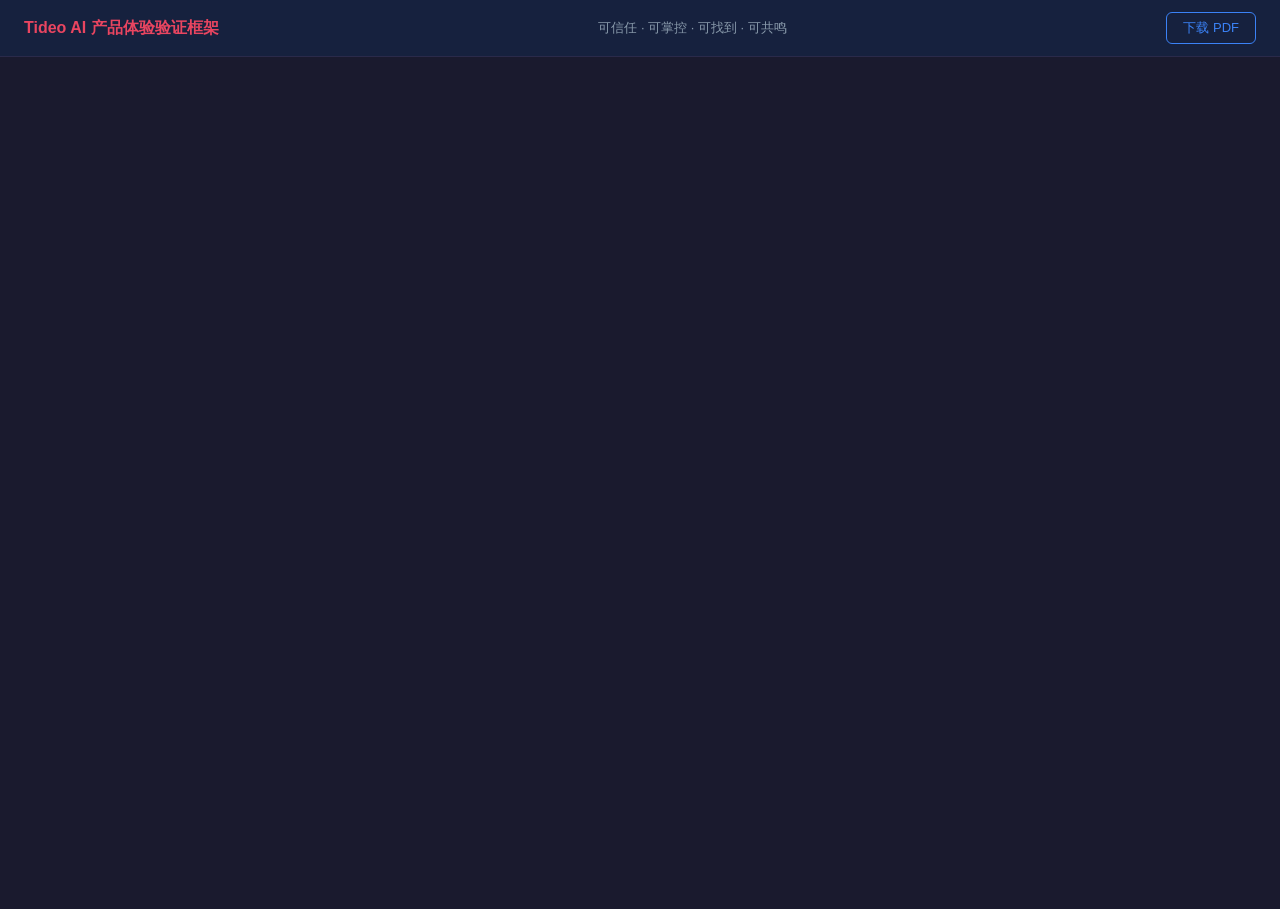
<file: app/preview-pdf.html>
<!DOCTYPE html>
<html lang="zh-CN">
<head>
<meta charset="UTF-8">
<meta name="viewport" content="width=device-width, initial-scale=1.0">
<title>Tideo AI 产品体验验证框架 — PDF 预览</title>
<style>
  * { margin: 0; padding: 0; box-sizing: border-box; }
  body { background: #1a1a2e; font-family: -apple-system, BlinkMacSystemFont, sans-serif; }
  .header {
    display: flex; align-items: center; justify-content: space-between;
    padding: 12px 24px; background: #16213e; border-bottom: 1px solid #2a2a4a;
  }
  .header h1 { color: #e94560; font-size: 16px; font-weight: 600; }
  .header .info { color: #8899aa; font-size: 13px; }
  .header a {
    color: #3b82f6; text-decoration: none; font-size: 13px;
    padding: 6px 16px; border: 1px solid #3b82f6; border-radius: 6px;
    transition: all 0.2s;
  }
  .header a:hover { background: #3b82f6; color: white; }
  iframe {
    width: 100%; height: calc(100vh - 52px); border: none;
  }
</style>
</head>
<body>
  <div class="header">
    <h1>Tideo AI 产品体验验证框架</h1>
    <span class="info">可信任 · 可掌控 · 可找到 · 可共鸣</span>
    <a href="tideo-experience-framework.pdf" download>下载 PDF</a>
  </div>
  <iframe src="tideo-experience-framework.pdf"></iframe>
</body>
</html>
</file>
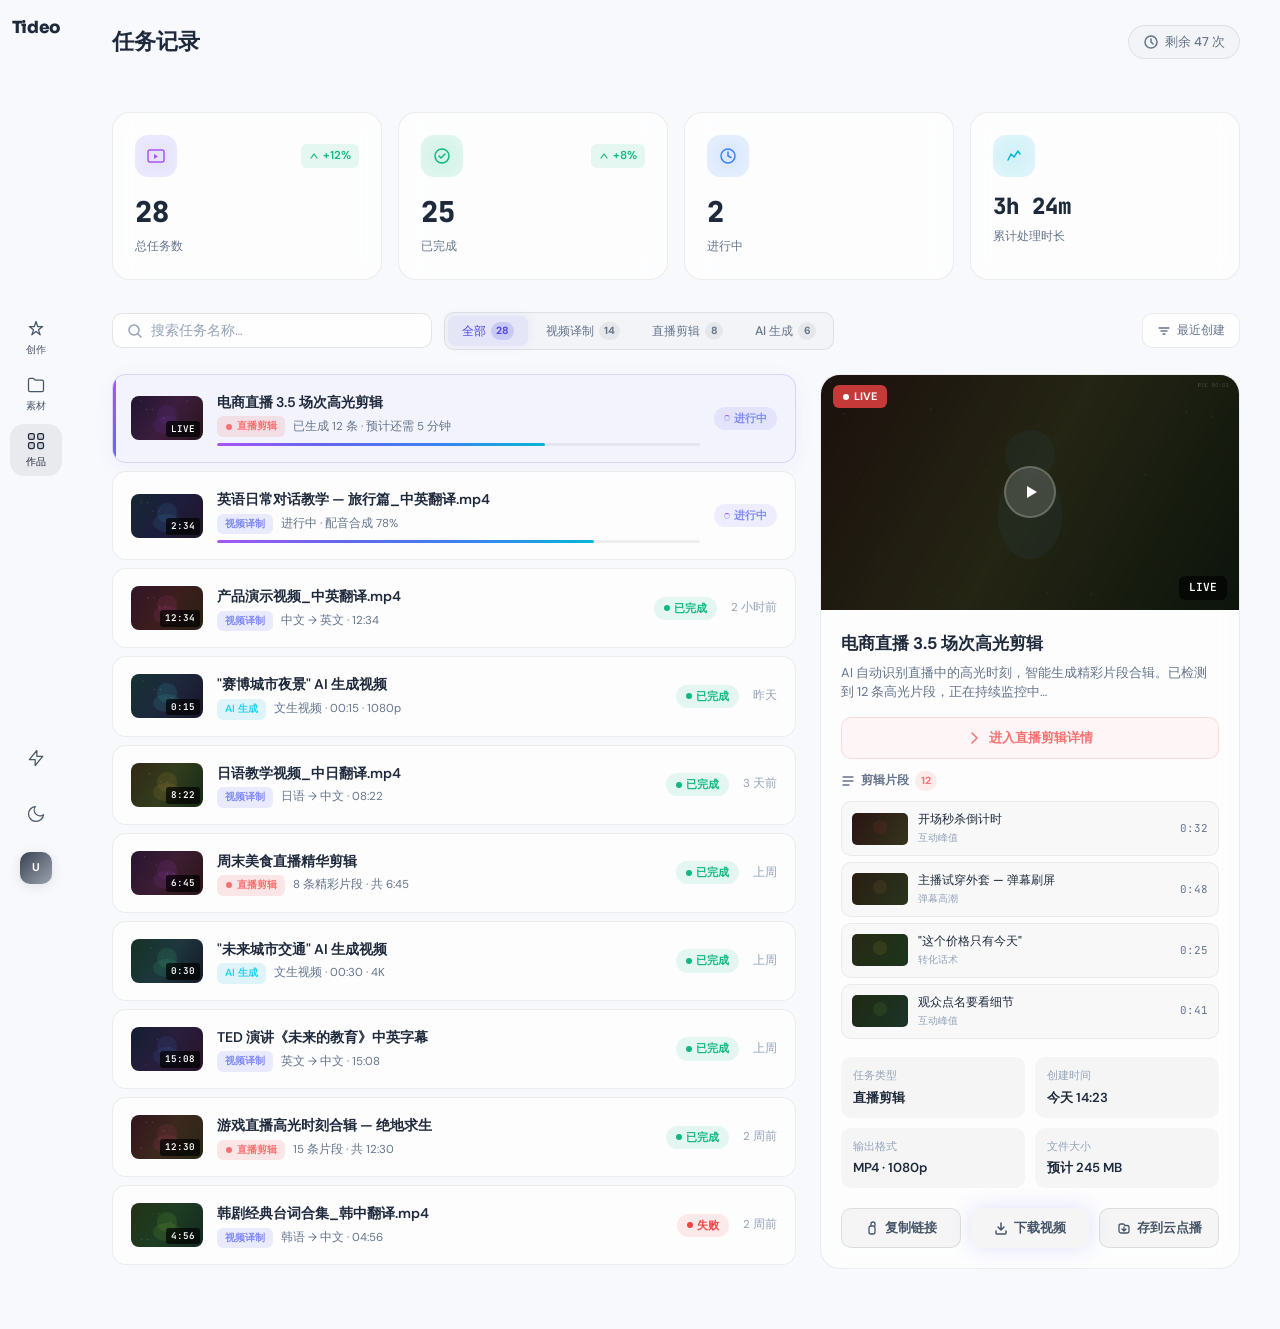
<file: app/result.html>
<!DOCTYPE html>
<html lang="zh-CN" data-theme="light">
<head>
    <meta charset="UTF-8">
    <meta name="viewport" content="width=device-width, initial-scale=1.0">
    <title>任务记录 — Tideo</title>
    <script>
    // 最早的阻塞脚本：防止主题切换时闪烁
    (function(){
        var t = localStorage.getItem('tideo_theme');
        if (t === 'dark') {
            document.documentElement.removeAttribute('data-theme');
        } else if (t === 'light' || (!t && window.matchMedia && window.matchMedia('(prefers-color-scheme: light)').matches)) {
            document.documentElement.setAttribute('data-theme', 'light');
        } else {
            // 无保存值且系统非亮色 → 暗色
            document.documentElement.removeAttribute('data-theme');
        }
    })();
    </script>
    <link rel="stylesheet" href="style.css">
    <link href="https://fonts.googleapis.com/css2?family=Space+Grotesk:wght@400;500;600;700&family=DM+Sans:wght@300;400;500;600;700&family=Inter:wght@300;400;500;600;700;800;900&family=JetBrains+Mono:wght@400;500&display=swap" rel="stylesheet">
    <style>
        /* ===== 任务记录页专属样式 ===== */

        /* 统计卡片 */
        .stats-row {
            display: grid;
            grid-template-columns: repeat(4, 1fr);
            gap: 16px;
            margin: 28px 0 32px;
        }
        .stat-card {
            padding: 22px;
            background: rgba(255,255,255,0.025);
            border: 1px solid rgba(255,255,255,0.06);
            border-radius: 18px;
            transition: all 0.35s cubic-bezier(.4,0,.2,1);
            cursor: default;
            backdrop-filter: blur(12px);
            -webkit-backdrop-filter: blur(12px);
            position: relative;
            overflow: hidden;
        }
        .stat-card::before {
            content: '';
            position: absolute;
            top: -1px;
            left: 15%;
            right: 15%;
            height: 1px;
            background: linear-gradient(90deg, transparent, rgba(99,102,241,0.2), transparent);
            pointer-events: none;
        }
        .stat-card:hover {
            border-color: rgba(99,102,241,0.2);
            background: rgba(99,102,241,0.03);
            transform: translateY(-2px);
            box-shadow: 0 8px 32px rgba(99,102,241,0.06);
        }
        .stat-card-top {
            display: flex;
            align-items: center;
            justify-content: space-between;
            margin-bottom: 12px;
        }
        .stat-icon {
            width: 42px; height: 42px;
            border-radius: 13px;
            display: flex;
            align-items: center;
            justify-content: center;
            position: relative;
        }
        .stat-icon::after {
            content: '';
            position: absolute;
            inset: -5px;
            border-radius: 18px;
            pointer-events: none;
        }
        .stat-icon--purple { background: rgba(99,102,241,0.12); color: #a855f7; }
        .stat-icon--purple::after { background: radial-gradient(circle, rgba(168,85,247,0.07) 0%, transparent 70%); }
        .stat-icon--blue { background: rgba(59,130,246,0.12); color: #3b82f6; }
        .stat-icon--blue::after { background: radial-gradient(circle, rgba(59,130,246,0.07) 0%, transparent 70%); }
        .stat-icon--green { background: rgba(16,185,129,0.12); color: #10b981; }
        .stat-icon--green::after { background: radial-gradient(circle, rgba(16,185,129,0.07) 0%, transparent 70%); }
        .stat-icon--cyan { background: rgba(6,182,212,0.12); color: #06b6d4; }
        .stat-icon--cyan::after { background: radial-gradient(circle, rgba(6,182,212,0.07) 0%, transparent 70%); }
        .stat-trend {
            display: flex;
            align-items: center;
            gap: 4px;
            font-size: 0.72rem;
            font-weight: 600;
            padding: 3px 8px;
            border-radius: 6px;
        }
        .stat-trend--up { color: #10b981; background: rgba(16,185,129,0.1); }
        .stat-trend--down { color: #ef4444; background: rgba(239,68,68,0.1); }
        .stat-value {
            font-size: 1.8rem;
            font-weight: 800;
            margin-bottom: 2px;
            font-family: 'JetBrains Mono', monospace;
        }
        .stat-label {
            font-size: 0.78rem;
            color: var(--text-muted);
        }

        /* 筛选/搜索区 */
        .filter-bar {
            display: flex;
            align-items: center;
            gap: 12px;
            margin-bottom: 24px;
            flex-wrap: wrap;
        }
        .search-box {
            display: flex;
            align-items: center;
            gap: 8px;
            padding: 8px 14px;
            background: rgba(255,255,255,0.04);
            border: 1px solid rgba(255,255,255,0.07);
            border-radius: 10px;
            flex: 1;
            max-width: 320px;
            transition: border-color 0.3s;
        }
        .search-box:focus-within {
            border-color: rgba(99,102,241,0.4);
        }
        .search-box svg { color: var(--text-faint); flex-shrink: 0; }
        .search-box input {
            background: none; border: none; outline: none;
            color: var(--text-primary); font-size: 0.85rem;
            flex: 1; min-width: 0;
        }
        .search-box input::placeholder { color: var(--text-faint); }

        .filter-tabs {
            display: flex;
            gap: 4px;
            background: rgba(255,255,255,0.03);
            border-radius: 10px;
            padding: 3px;
            border: 1px solid rgba(255,255,255,0.06);
        }
        .filter-tab {
            padding: 6px 14px;
            font-size: 0.78rem;
            font-weight: 500;
            color: var(--text-muted);
            background: none;
            border: none;
            border-radius: 8px;
            cursor: pointer;
            transition: all 0.2s;
            white-space: nowrap;
        }
        .filter-tab:hover { color: var(--text-primary); }
        .filter-tab.active {
            color: #fff;
            background: rgba(99,102,241,0.15);
            box-shadow: 0 0 10px rgba(99,102,241,0.1);
        }
        .filter-tab .tab-count {
            display: inline-flex;
            align-items: center;
            justify-content: center;
            min-width: 18px; height: 18px;
            padding: 0 5px;
            font-size: 0.65rem;
            font-weight: 700;
            border-radius: 100px;
            background: rgba(255,255,255,0.06);
            margin-left: 5px;
        }
        .filter-tab.active .tab-count {
            background: rgba(99,102,241,0.3);
            color: #c4b5fd;
        }

        .sort-btn {
            display: flex;
            align-items: center;
            gap: 6px;
            padding: 8px 14px;
            font-size: 0.78rem;
            font-weight: 500;
            color: var(--text-muted);
            background: rgba(255,255,255,0.04);
            border: 1px solid rgba(255,255,255,0.06);
            border-radius: 10px;
            cursor: pointer;
            transition: all 0.2s;
            margin-left: auto;
        }
        .sort-btn:hover { color: var(--text-primary); border-color: rgba(99,102,241,0.3); }

        /* 任务列表布局 */
        .tasks-layout {
            display: grid;
            grid-template-columns: 1fr 420px;
            gap: 24px;
            min-height: 480px;
        }

        /* 任务卡片列表 */
        .task-cards {
            display: flex;
            flex-direction: column;
            gap: 8px;
        }
        .task-card {
            display: flex;
            align-items: center;
            gap: 14px;
            padding: 16px 18px;
            background: rgba(255,255,255,0.02);
            border: 1px solid rgba(255,255,255,0.06);
            border-radius: 14px;
            cursor: pointer;
            transition: all 0.35s cubic-bezier(.4,0,.2,1);
            position: relative;
            overflow: hidden;
        }
        .task-card::before {
            content: '';
            position: absolute;
            left: 0; top: 0; bottom: 0;
            width: 3px;
            border-radius: 0 3px 3px 0;
            background: transparent;
            transition: background 0.3s;
        }
        .task-card:hover {
            border-color: rgba(99,102,241,0.2);
            background: rgba(99,102,241,0.03);
            box-shadow: 0 4px 20px rgba(99,102,241,0.04);
        }
        .task-card.selected {
            border-color: rgba(99,102,241,0.3);
            background: rgba(99,102,241,0.05);
            box-shadow: 0 4px 24px rgba(99,102,241,0.06);
        }
        .task-card.selected::before {
            background: linear-gradient(180deg, #a855f7, #6366f1);
        }

        .tc-thumb {
            width: 72px; height: 44px;
            border-radius: 8px;
            flex-shrink: 0;
            overflow: hidden;
            position: relative;
        }
        .tc-thumb canvas {
            width: 100%; height: 100%;
            display: block;
        }
        .tc-thumb-badge {
            position: absolute;
            bottom: 3px; right: 3px;
            padding: 1px 5px;
            font-size: 0.58rem;
            font-weight: 600;
            color: #fff;
            background: rgba(0,0,0,0.7);
            border-radius: 3px;
            font-family: 'JetBrains Mono', monospace;
        }

        .tc-info {
            flex: 1; min-width: 0;
        }
        .tc-name {
            font-size: 0.88rem;
            font-weight: 600;
            margin-bottom: 3px;
            white-space: nowrap;
            overflow: hidden;
            text-overflow: ellipsis;
        }
        .tc-meta {
            display: flex;
            align-items: center;
            gap: 8px;
            font-size: 0.72rem;
            color: var(--text-muted);
        }

        .tc-type-badge {
            display: inline-flex;
            align-items: center;
            gap: 4px;
            padding: 2px 8px;
            font-size: 0.65rem;
            font-weight: 600;
            border-radius: 6px;
            flex-shrink: 0;
        }
        .tc-type-badge--translate { color: #818cf8; background: rgba(99,102,241,0.12); }
        .tc-type-badge--live { color: #f87171; background: rgba(239,68,68,0.12); }
        .tc-type-badge--generate { color: #22d3ee; background: rgba(6,182,212,0.12); }

        .tc-status {
            display: inline-flex;
            align-items: center;
            gap: 4px;
            padding: 3px 10px;
            font-size: 0.68rem;
            font-weight: 600;
            border-radius: 100px;
            flex-shrink: 0;
        }
        .tc-status--done { color: #10b981; background: rgba(16,185,129,0.1); }
        .tc-status--done .tc-status-dot { width: 6px; height: 6px; border-radius: 50%; background: #10b981; }
        .tc-status--processing { color: #818cf8; background: rgba(99,102,241,0.1); }
        .tc-status--processing .tc-status-dot {
            width: 6px; height: 6px;
            border: 1.5px solid rgba(99,102,241,0.3);
            border-top-color: #a855f7;
            border-radius: 50%;
            animation: spin 1s linear infinite;
        }
        .tc-status--failed { color: #ef4444; background: rgba(239,68,68,0.1); }
        .tc-status--failed .tc-status-dot { width: 6px; height: 6px; border-radius: 50%; background: #ef4444; }

        .tc-time {
            font-size: 0.72rem;
            color: var(--text-faint);
            flex-shrink: 0;
            white-space: nowrap;
        }

        /* 右侧详情面板 */
        .detail-panel {
            background: rgba(255,255,255,0.02);
            border: 1px solid rgba(255,255,255,0.06);
            border-radius: 20px;
            overflow: hidden;
            display: flex;
            flex-direction: column;
            position: sticky;
            top: 90px;
            backdrop-filter: blur(12px);
            -webkit-backdrop-filter: blur(12px);
        }

        .detail-video {
            position: relative;
            aspect-ratio: 16/9;
            background: #0a0a16;
            overflow: hidden;
        }
        .detail-video canvas {
            width: 100%; height: 100%;
            display: block;
        }
        .detail-video-overlay {
            position: absolute;
            inset: 0;
            display: flex;
            align-items: center;
            justify-content: center;
            background: rgba(0,0,0,0.2);
            transition: background 0.3s;
            cursor: pointer;
        }
        .detail-video-overlay:hover {
            background: rgba(0,0,0,0.1);
        }
        .detail-play-btn {
            width: 52px; height: 52px;
            border-radius: 50%;
            background: rgba(255,255,255,0.15);
            backdrop-filter: blur(8px);
            border: 2px solid rgba(255,255,255,0.2);
            display: flex;
            align-items: center;
            justify-content: center;
            transition: all 0.3s;
        }
        .detail-video-overlay:hover .detail-play-btn {
            background: rgba(99,102,241,0.4);
            border-color: rgba(99,102,241,0.5);
            transform: scale(1.08);
        }
        .detail-duration {
            position: absolute;
            bottom: 10px; right: 12px;
            padding: 3px 10px;
            font-size: 0.7rem;
            font-weight: 600;
            color: #fff;
            background: rgba(0,0,0,0.65);
            border-radius: 6px;
            font-family: 'JetBrains Mono', monospace;
        }
        .detail-status-live {
            position: absolute;
            top: 10px; left: 12px;
            display: flex;
            align-items: center;
            gap: 5px;
            padding: 3px 10px;
            font-size: 0.68rem;
            font-weight: 700;
            color: #fff;
            background: rgba(239,68,68,0.8);
            border-radius: 6px;
        }
        .detail-status-live .pulse-dot {
            width: 6px; height: 6px;
            border-radius: 50%;
            background: #fff;
            animation: pulse-dot 1.5s infinite;
        }

        .detail-body {
            padding: 20px;
            flex: 1;
        }
        .detail-title {
            font-size: 1.05rem;
            font-weight: 700;
            margin-bottom: 6px;
        }
        .detail-desc {
            font-size: 0.8rem;
            color: var(--text-muted);
            line-height: 1.5;
            margin-bottom: 16px;
        }

        .detail-info-grid {
            display: grid;
            grid-template-columns: 1fr 1fr;
            gap: 10px;
            margin-bottom: 20px;
        }
        .detail-info-item {
            padding: 10px 12px;
            background: rgba(255,255,255,0.03);
            border-radius: 10px;
        }
        .detail-info-label {
            font-size: 0.68rem;
            color: var(--text-faint);
            margin-bottom: 2px;
        }
        .detail-info-value {
            font-size: 0.82rem;
            font-weight: 600;
        }

        .detail-actions {
            display: flex;
            gap: 10px;
        }
        .detail-btn {
            flex: 1;
            display: flex;
            align-items: center;
            justify-content: center;
            gap: 6px;
            padding: 10px 16px;
            font-size: 0.82rem;
            font-weight: 600;
            border-radius: 10px;
            border: 1px solid rgba(255,255,255,0.06);
            background: rgba(255,255,255,0.03);
            color: var(--text-primary);
            cursor: pointer;
            transition: all 0.2s;
        }
        .detail-btn:hover {
            border-color: rgba(99,102,241,0.3);
            background: rgba(99,102,241,0.06);
        }
        .detail-btn--primary {
            background: var(--grad-main);
            border: none;
            color: #fff;
            box-shadow: 0 0 20px rgba(99,102,241,0.2);
        }
        .detail-btn--primary:hover {
            transform: translateY(-1px);
            box-shadow: 0 0 30px rgba(99,102,241,0.35);
        }

        /* 空选择状态 */
        .detail-empty {
            display: flex;
            flex-direction: column;
            align-items: center;
            justify-content: center;
            padding: 60px 30px;
            text-align: center;
            flex: 1;
        }
        .detail-empty-icon {
            width: 64px; height: 64px;
            border-radius: 16px;
            background: rgba(99,102,241,0.08);
            display: flex;
            align-items: center;
            justify-content: center;
            color: var(--text-faint);
            margin-bottom: 16px;
        }
        .detail-empty h3 {
            font-size: 0.95rem;
            font-weight: 600;
            color: var(--text-muted);
            margin-bottom: 4px;
        }
        .detail-empty p {
            font-size: 0.78rem;
            color: var(--text-dim);
        }

        /* 进度条 */
        .tc-progress {
            margin-top: 6px;
            height: 3px;
            background: rgba(255,255,255,0.06);
            border-radius: 2px;
            overflow: hidden;
        }
        .tc-progress-bar {
            height: 100%;
            background: var(--grad-main);
            border-radius: 2px;
            transition: width 0.5s;
        }

        /* 子视频片段列表 */
        .detail-clips {
            margin-bottom: 16px;
        }
        .detail-clips-header {
            display: flex;
            align-items: center;
            justify-content: space-between;
            margin-bottom: 10px;
        }
        .detail-clips-title {
            font-size: 0.78rem;
            font-weight: 600;
            color: var(--text-muted);
            display: flex;
            align-items: center;
            gap: 6px;
        }
        .detail-clips-count {
            display: inline-flex;
            align-items: center;
            justify-content: center;
            min-width: 20px;
            height: 20px;
            padding: 0 6px;
            font-size: 0.65rem;
            font-weight: 700;
            border-radius: 100px;
            background: rgba(239,68,68,0.1);
            color: #f87171;
        }
        .clip-list {
            display: flex;
            flex-direction: column;
            gap: 6px;
            max-height: 240px;
            overflow-y: auto;
            scrollbar-width: thin;
        }
        .clip-list::-webkit-scrollbar { width: 3px; }
        .clip-list::-webkit-scrollbar-thumb { background: rgba(255,255,255,0.1); border-radius: 2px; }
        .clip-item {
            display: flex;
            align-items: center;
            gap: 10px;
            padding: 8px 10px;
            background: rgba(255,255,255,0.02);
            border: 1px solid rgba(255,255,255,0.05);
            border-radius: 10px;
            cursor: pointer;
            transition: all 0.2s;
        }
        .clip-item:hover {
            background: rgba(99,102,241,0.04);
            border-color: rgba(99,102,241,0.15);
        }
        .clip-thumb {
            width: 56px;
            height: 32px;
            border-radius: 5px;
            flex-shrink: 0;
            overflow: hidden;
            position: relative;
        }
        .clip-thumb canvas {
            width: 100%;
            height: 100%;
            display: block;
        }
        .clip-thumb-play {
            position: absolute;
            inset: 0;
            display: flex;
            align-items: center;
            justify-content: center;
            background: rgba(0,0,0,0.3);
            opacity: 0;
            transition: opacity 0.2s;
        }
        .clip-item:hover .clip-thumb-play { opacity: 1; }
        .clip-info {
            flex: 1;
            min-width: 0;
        }
        .clip-name {
            font-size: 0.75rem;
            font-weight: 500;
            white-space: nowrap;
            overflow: hidden;
            text-overflow: ellipsis;
            margin-bottom: 1px;
        }
        .clip-meta {
            font-size: 0.65rem;
            color: var(--text-faint);
        }
        .clip-dur {
            font-family: 'JetBrains Mono', monospace;
            font-size: 0.68rem;
            color: var(--text-muted);
            flex-shrink: 0;
        }

        /* 详情页跳转按钮 */
        .detail-goto {
            display: flex;
            align-items: center;
            justify-content: center;
            gap: 8px;
            width: 100%;
            padding: 11px 16px;
            font-size: 0.82rem;
            font-weight: 600;
            border-radius: 10px;
            border: 1px solid rgba(239,68,68,0.2);
            background: rgba(239,68,68,0.06);
            color: #f87171;
            cursor: pointer;
            transition: all 0.25s;
            margin-bottom: 12px;
        }
        .detail-goto:hover {
            background: rgba(239,68,68,0.12);
            border-color: rgba(239,68,68,0.3);
            transform: translateY(-1px);
        }
        .detail-goto.goto-translate {
            border-color: rgba(99,102,241,0.2);
            background: rgba(99,102,241,0.06);
            color: #818cf8;
        }
        .detail-goto.goto-translate:hover {
            background: rgba(99,102,241,0.12);
            border-color: rgba(99,102,241,0.3);
        }

        /* 亮色模式 */
        [data-theme="light"] .clip-item {
            background: rgba(0,0,0,0.02) !important;
            border-color: rgba(0,0,0,0.06) !important;
        }
        [data-theme="light"] .clip-item:hover {
            background: rgba(99,102,241,0.04) !important;
            border-color: rgba(99,102,241,0.12) !important;
        }
        [data-theme="light"] .clip-name { color: #1e293b !important; }
        [data-theme="light"] .detail-goto {
            background: rgba(239,68,68,0.04) !important;
            border-color: rgba(239,68,68,0.15) !important;
        }
        [data-theme="light"] .detail-goto.goto-translate {
            background: rgba(99,102,241,0.04) !important;
            border-color: rgba(99,102,241,0.15) !important;
        }

        /* 批量操作栏 */
        .batch-bar {
            display: none;
            align-items: center;
            gap: 12px;
            padding: 10px 18px;
            background: rgba(99,102,241,0.08);
            border: 1px solid rgba(99,102,241,0.2);
            border-radius: 12px;
            margin-bottom: 16px;
            animation: fadeInUp 0.3s ease-out;
        }
        .batch-bar.visible { display: flex; }
        .batch-count {
            font-size: 0.82rem;
            font-weight: 600;
            color: #818cf8;
        }
        .batch-actions {
            display: flex;
            gap: 8px;
            margin-left: auto;
        }
        .batch-btn {
            display: flex;
            align-items: center;
            gap: 5px;
            padding: 6px 14px;
            font-size: 0.75rem;
            font-weight: 500;
            color: var(--text-primary);
            background: rgba(255,255,255,0.06);
            border: 1px solid rgba(255,255,255,0.1);
            border-radius: 8px;
            cursor: pointer;
            transition: all 0.2s;
        }
        .batch-btn:hover { border-color: rgba(99,102,241,0.3); }
        .batch-btn--danger { color: #f87171; }
        .batch-btn--danger:hover { border-color: rgba(239,68,68,0.3); background: rgba(239,68,68,0.06); }

        @media (max-width: 1100px) {
            .tasks-layout { grid-template-columns: 1fr; }
            .detail-panel { display: none; }
            .stats-row { grid-template-columns: repeat(2, 1fr); }
        }
        @media (max-width: 600px) {
            .stats-row { grid-template-columns: 1fr; }
            .filter-bar { flex-direction: column; align-items: stretch; }
            .search-box { max-width: none; }
        }
    /* ===== 用户下拉菜单 ===== */
    .icon-nav-avatar { position: relative; }
    .user-dropdown {
        position: absolute;
        bottom: 0;
        left: calc(100% + 10px);
        width: 200px;
        background: rgba(15,15,26,0.95);
        backdrop-filter: blur(24px);
        -webkit-backdrop-filter: blur(24px);
        border: 1px solid rgba(255,255,255,0.1);
        border-radius: 12px;
        padding: 8px;
        box-shadow: 0 12px 40px rgba(0,0,0,0.4), 0 0 30px rgba(99,102,241,0.06);
        opacity: 0;
        visibility: hidden;
        transform: translateY(6px);
        transition: all 0.2s cubic-bezier(.4,0,.2,1);
        z-index: 200;
    }
    .user-dropdown.show {
        opacity: 1;
        visibility: visible;
        transform: translateY(0);
    }
    .user-dropdown-header {
        display: flex;
        align-items: center;
        gap: 10px;
        padding: 8px 8px 10px;
    }
    .user-dropdown-avatar {
        width: 32px; height: 32px;
        border-radius: 8px;
        background: linear-gradient(135deg, #a855f7, #6366f1, #3b82f6, #06b6d4);
        display: flex;
        align-items: center;
        justify-content: center;
        font-size: 0.75rem;
        font-weight: 700;
        color: #fff;
        flex-shrink: 0;
    }
    .user-dropdown-info { min-width: 0; }
    .user-dropdown-name {
        font-size: 0.78rem;
        font-weight: 600;
        color: var(--text-primary);
        white-space: nowrap;
        overflow: hidden;
        text-overflow: ellipsis;
    }
    .user-dropdown-hint {
        font-size: 0.65rem;
        color: var(--text-faint);
    }
    .user-dropdown-divider {
        height: 1px;
        background: rgba(255,255,255,0.06);
        margin: 4px 0;
    }
    .user-dropdown-item {
        display: flex;
        align-items: center;
        gap: 8px;
        padding: 8px 10px;
        font-size: 0.75rem;
        font-weight: 500;
        color: var(--text-muted);
        border-radius: 8px;
        text-decoration: none;
        transition: all 0.15s ease;
        cursor: pointer;
    }
    .user-dropdown-item:hover {
        color: var(--text-primary);
        background: rgba(255,255,255,0.05);
    }
    .user-dropdown-logout:hover {
        color: #ef4444;
        background: rgba(239,68,68,0.08);
    }

    /* ===== 亮色模式全面覆盖 ===== */

    /* 全局 */
    [data-theme="light"] body,
    [data-theme="light"] .creator-layout {
        background: #f8f9fc !important;
        color: #1e293b !important;
    }

    /* 侧边栏 */
    [data-theme="light"] .icon-sidebar {
        background: transparent !important;
        border-right: none !important;
        backdrop-filter: none !important;
    }
    [data-theme="light"] .icon-nav-item { color: #475569 !important; }
    [data-theme="light"] .icon-nav-item:hover { color: #1e293b !important; background: rgba(0,0,0,0.04) !important; }
    [data-theme="light"] .icon-nav-item.active { color: #1e293b !important; background: rgba(0,0,0,0.06) !important; }

    /* 顶栏 */
    [data-theme="light"] .topbar { border-color: rgba(0,0,0,0.06) !important; }
    [data-theme="light"] .page-title { color: #1e293b !important; }
    [data-theme="light"] .credits-badge { color: #64748b !important; border-color: rgba(0,0,0,0.08) !important; background: rgba(0,0,0,0.02) !important; }

    /* 统计卡片 */
    [data-theme="light"] .stat-card {
        background: rgba(255,255,255,0.7) !important;
        border-color: rgba(0,0,0,0.07) !important;
        backdrop-filter: blur(12px) !important;
    }
    [data-theme="light"] .stat-card::before { background: linear-gradient(90deg, transparent, rgba(99,102,241,0.1), transparent) !important; }
    [data-theme="light"] .stat-card:hover {
        background: rgba(255,255,255,0.9) !important;
        border-color: rgba(99,102,241,0.15) !important;
        box-shadow: 0 8px 28px rgba(0,0,0,0.05) !important;
    }
    [data-theme="light"] .stat-value { color: #1e293b !important; }
    [data-theme="light"] .stat-label { color: #64748b !important; }

    /* 搜索框 */
    [data-theme="light"] .search-box {
        background: rgba(255,255,255,0.8) !important;
        border-color: rgba(0,0,0,0.1) !important;
    }
    [data-theme="light"] .search-box input { color: #1e293b !important; }
    [data-theme="light"] .search-box input::placeholder { color: #94a3b8 !important; }
    [data-theme="light"] .search-box svg { color: #94a3b8 !important; }

    /* 筛选标签 */
    [data-theme="light"] .filter-tabs {
        background: rgba(0,0,0,0.02) !important;
        border-color: rgba(0,0,0,0.08) !important;
    }
    [data-theme="light"] .filter-tab { color: #64748b !important; }
    [data-theme="light"] .filter-tab:hover { color: #1e293b !important; }
    [data-theme="light"] .filter-tab.active {
        color: #4f46e5 !important;
        background: rgba(99,102,241,0.1) !important;
    }
    [data-theme="light"] .filter-tab .tab-count { background: rgba(0,0,0,0.05) !important; color: #64748b !important; }
    [data-theme="light"] .filter-tab.active .tab-count { background: rgba(99,102,241,0.2) !important; color: #4f46e5 !important; }

    /* 排序按钮 */
    [data-theme="light"] .sort-btn {
        background: rgba(255,255,255,0.8) !important;
        border-color: rgba(0,0,0,0.08) !important;
        color: #64748b !important;
    }
    [data-theme="light"] .sort-btn:hover { color: #1e293b !important; }

    /* 任务卡片 */
    [data-theme="light"] .task-card {
        background: rgba(255,255,255,0.7) !important;
        border-color: rgba(0,0,0,0.07) !important;
    }
    [data-theme="light"] .task-card:hover {
        background: rgba(255,255,255,0.9) !important;
        border-color: rgba(99,102,241,0.15) !important;
        box-shadow: 0 4px 16px rgba(0,0,0,0.04) !important;
    }
    [data-theme="light"] .task-card.selected {
        background: rgba(99,102,241,0.04) !important;
        border-color: rgba(99,102,241,0.2) !important;
        box-shadow: 0 4px 20px rgba(99,102,241,0.06) !important;
    }
    [data-theme="light"] .tc-name { color: #1e293b !important; }
    [data-theme="light"] .tc-meta { color: #64748b !important; }
    [data-theme="light"] .tc-time { color: #94a3b8 !important; }

    /* 进度条 */
    [data-theme="light"] .tc-progress { background: rgba(0,0,0,0.06) !important; }

    /* 详情面板 */
    [data-theme="light"] .detail-panel {
        background: rgba(255,255,255,0.7) !important;
        border-color: rgba(0,0,0,0.07) !important;
        backdrop-filter: blur(12px) !important;
    }
    [data-theme="light"] .detail-video { background: #e2e8f0 !important; }
    [data-theme="light"] .detail-title { color: #1e293b !important; }
    [data-theme="light"] .detail-desc { color: #64748b !important; }
    [data-theme="light"] .detail-info-item {
        background: rgba(0,0,0,0.03) !important;
    }
    [data-theme="light"] .detail-info-label { color: #94a3b8 !important; }
    [data-theme="light"] .detail-info-value { color: #1e293b !important; }
    [data-theme="light"] .detail-btn {
        background: rgba(0,0,0,0.03) !important;
        border-color: rgba(0,0,0,0.1) !important;
        color: #475569 !important;
    }
    [data-theme="light"] .detail-btn:hover {
        background: rgba(99,102,241,0.06) !important;
        border-color: rgba(99,102,241,0.2) !important;
    }

    /* 批量操作栏 */
    [data-theme="light"] .batch-bar {
        background: rgba(99,102,241,0.05) !important;
        border-color: rgba(99,102,241,0.15) !important;
    }
    [data-theme="light"] .batch-btn {
        background: rgba(0,0,0,0.03) !important;
        border-color: rgba(0,0,0,0.1) !important;
        color: #475569 !important;
    }

    /* 用户下拉 */
    [data-theme="light"] .user-dropdown {
        background: rgba(255,255,255,0.97) !important;
        border-color: rgba(0,0,0,0.08) !important;
        box-shadow: 0 12px 40px rgba(0,0,0,0.1) !important;
    }
    [data-theme="light"] .user-dropdown-name { color: #1e293b !important; }
    [data-theme="light"] .user-dropdown-hint { color: #94a3b8 !important; }
    [data-theme="light"] .user-dropdown-divider { background: rgba(0,0,0,0.06) !important; }
    [data-theme="light"] .user-dropdown-item { color: #64748b !important; }
    [data-theme="light"] .user-dropdown-item:hover { color: #1e293b !important; background: rgba(0,0,0,0.04) !important; }

    /* 主题切换按钮动态图标 */
    [data-theme="light"] .theme-toggle-btn svg.icon-sun { display: none; }
    [data-theme="light"] .theme-toggle-btn svg.icon-moon { display: block; }
    .theme-toggle-btn svg.icon-moon { display: none; }
    .theme-toggle-btn svg.icon-sun { display: block; }
    </style>
</head>
<body class="creator-layout">
    <!-- 侧边栏 -->
    <aside class="icon-sidebar">
        <a href="create.html" class="icon-sidebar-logo" title="Tideo"><span class="logo-wordmark">Tideo</span></a>
        <nav class="icon-nav">
            <a href="create.html" class="icon-nav-item"><svg width="20" height="20" viewBox="0 0 24 24" fill="none"><path d="M12 3L14 9H20L15 13L17 19L12 15L7 19L9 13L4 9H10L12 3Z" stroke="currentColor" stroke-width="1.5" stroke-linejoin="round"/></svg>创作</a>
            <a href="media.html" class="icon-nav-item"><svg width="20" height="20" viewBox="0 0 24 24" fill="none"><path d="M3 6C3 4.89543 3.89543 4 5 4H9L11 6H19C20.1046 6 21 6.89543 21 8V18C21 19.1046 20.1046 20 19 20H5C3.89543 20 3 19.1046 3 18V6Z" stroke="currentColor" stroke-width="1.5" stroke-linejoin="round"/></svg>素材</a>
            <a href="result.html" class="icon-nav-item active"><svg width="20" height="20" viewBox="0 0 24 24" fill="none"><rect x="3" y="3" width="7" height="7" rx="2" fill="currentColor" opacity="0.15"/><rect x="14" y="3" width="7" height="7" rx="2" fill="currentColor" opacity="0.15"/><rect x="3" y="14" width="7" height="7" rx="2" fill="currentColor" opacity="0.15"/><rect x="14" y="14" width="7" height="7" rx="2" fill="currentColor" opacity="0.15"/><rect x="3" y="3" width="7" height="7" rx="2" stroke="currentColor" stroke-width="1.5"/><rect x="14" y="3" width="7" height="7" rx="2" stroke="currentColor" stroke-width="1.5"/><rect x="3" y="14" width="7" height="7" rx="2" stroke="currentColor" stroke-width="1.5"/><rect x="14" y="14" width="7" height="7" rx="2" stroke="currentColor" stroke-width="1.5"/></svg>作品</a>
        </nav>
        <div class="icon-nav-bottom">
            <a href="api.html" class="icon-nav-item" title="API 管理"><svg width="20" height="20" viewBox="0 0 24 24" fill="none"><path d="M13 10V3L4 14H11V21L20 10H13Z" stroke="currentColor" stroke-width="1.5" stroke-linejoin="round"/></svg></a>
            <a href="#" class="icon-nav-item theme-toggle-btn" id="themeToggleBtn" title="切换明暗模式">
                <svg class="icon-sun" width="20" height="20" viewBox="0 0 24 24" fill="none"><circle cx="12" cy="12" r="5" stroke="currentColor" stroke-width="1.5"></circle><path d="M12 1V3M12 21V23M4.22 4.22L5.64 5.64M18.36 18.36L19.78 19.78M1 12H3M21 12H23M4.22 19.78L5.64 18.36M18.36 5.64L19.78 4.22" stroke="currentColor" stroke-width="1.5" stroke-linecap="round"></path></svg>
                <svg class="icon-moon" width="20" height="20" viewBox="0 0 24 24" fill="none"><path d="M21 12.79A9 9 0 1 1 11.21 3 7 7 0 0 0 21 12.79z" stroke="currentColor" stroke-width="1.5" stroke-linecap="round" stroke-linejoin="round"></path></svg>
            </a>
            <div class="icon-nav-avatar" id="userAvatar" title="用户"><span id="userAvatarLetter">U</span></div>
            <!-- 用户下拉菜单 -->
            <div class="user-dropdown" id="userDropdown">
                <div class="user-dropdown-header">
                    <div class="user-dropdown-avatar" id="dropdownAvatar">U</div>
                    <div class="user-dropdown-info">
                        <div class="user-dropdown-name" id="dropdownName">未登录</div>
                        <div class="user-dropdown-hint" id="dropdownHint">点击登录</div>
                    </div>
                </div>
                <div class="user-dropdown-divider"></div>
                <a href="#" class="user-dropdown-item" id="userLoginBtn">
                    <svg width="14" height="14" viewBox="0 0 16 16" fill="none"><path d="M6 2H4C2.89543 2 2 2.89543 2 4V12C2 13.1046 2.89543 14 4 14H6" stroke="currentColor" stroke-width="1.3" stroke-linecap="round"/><path d="M10 11L14 8L10 5" stroke="currentColor" stroke-width="1.3" stroke-linecap="round" stroke-linejoin="round"/><path d="M14 8H6" stroke="currentColor" stroke-width="1.3" stroke-linecap="round"/></svg>
                    登录
                </a>
                <a href="#" class="user-dropdown-item user-dropdown-logout" id="userLogoutBtn" style="display:none;">
                    <svg width="14" height="14" viewBox="0 0 16 16" fill="none"><path d="M6 2H4C2.89543 2 2 2.89543 2 4V12C2 13.1046 2.89543 14 4 14H6" stroke="currentColor" stroke-width="1.3" stroke-linecap="round"/><path d="M10 11L14 8L10 5" stroke="currentColor" stroke-width="1.3" stroke-linecap="round" stroke-linejoin="round"/><path d="M14 8H6" stroke="currentColor" stroke-width="1.3" stroke-linecap="round"/></svg>
                    退出登录
                </a>
            </div>
        </div>
    </aside>

    <main class="main-content">
        <!-- 顶部栏 -->
        <header class="topbar">
            <div class="topbar-left"><h1 class="page-title">任务记录</h1></div>
            <div class="topbar-right">
                <div class="credits-badge">
                    <svg width="16" height="16" viewBox="0 0 16 16" fill="none"><circle cx="8" cy="8" r="6" stroke="currentColor" stroke-width="1.5"/><path d="M8 5V8L10 10" stroke="currentColor" stroke-width="1.5" stroke-linecap="round"/></svg>
                    <span>剩余 47 次</span>
                </div>
            </div>
        </header>

        <!-- 统计卡片 -->
        <div class="stats-row">
            <div class="stat-card">
                <div class="stat-card-top">
                    <div class="stat-icon stat-icon--purple">
                        <svg width="20" height="20" viewBox="0 0 20 20" fill="none"><rect x="2" y="4" width="16" height="12" rx="2" stroke="currentColor" stroke-width="1.5"/><path d="M8 8L12 10.5L8 13V8Z" fill="currentColor"/></svg>
                    </div>
                    <span class="stat-trend stat-trend--up">
                        <svg width="10" height="10" viewBox="0 0 10 10" fill="none"><path d="M2 7L5 3L8 7" stroke="currentColor" stroke-width="1.2" stroke-linecap="round" stroke-linejoin="round"/></svg>
                        +12%
                    </span>
                </div>
                <div class="stat-value">28</div>
                <div class="stat-label">总任务数</div>
            </div>
            <div class="stat-card">
                <div class="stat-card-top">
                    <div class="stat-icon stat-icon--green">
                        <svg width="20" height="20" viewBox="0 0 20 20" fill="none"><circle cx="10" cy="10" r="7" stroke="currentColor" stroke-width="1.5"/><path d="M7 10L9 12L13 8" stroke="currentColor" stroke-width="1.5" stroke-linecap="round" stroke-linejoin="round"/></svg>
                    </div>
                    <span class="stat-trend stat-trend--up">
                        <svg width="10" height="10" viewBox="0 0 10 10" fill="none"><path d="M2 7L5 3L8 7" stroke="currentColor" stroke-width="1.2" stroke-linecap="round" stroke-linejoin="round"/></svg>
                        +8%
                    </span>
                </div>
                <div class="stat-value">25</div>
                <div class="stat-label">已完成</div>
            </div>
            <div class="stat-card">
                <div class="stat-card-top">
                    <div class="stat-icon stat-icon--blue">
                        <svg width="20" height="20" viewBox="0 0 20 20" fill="none"><circle cx="10" cy="10" r="7" stroke="currentColor" stroke-width="1.5"/><path d="M10 6V10L13 11.5" stroke="currentColor" stroke-width="1.5" stroke-linecap="round"/></svg>
                    </div>
                </div>
                <div class="stat-value">2</div>
                <div class="stat-label">进行中</div>
            </div>
            <div class="stat-card">
                <div class="stat-card-top">
                    <div class="stat-icon stat-icon--cyan">
                        <svg width="20" height="20" viewBox="0 0 20 20" fill="none"><path d="M4 14L7 8L10 11L14 5L16 8" stroke="currentColor" stroke-width="1.5" stroke-linecap="round" stroke-linejoin="round"/></svg>
                    </div>
                </div>
                <div class="stat-value" style="font-size:1.4rem;">3h 24m</div>
                <div class="stat-label">累计处理时长</div>
            </div>
        </div>

        <!-- 筛选搜索 -->
        <div class="filter-bar">
            <div class="search-box">
                <svg width="16" height="16" viewBox="0 0 16 16" fill="none"><circle cx="7" cy="7" r="5" stroke="currentColor" stroke-width="1.5"/><path d="M11 11L14 14" stroke="currentColor" stroke-width="1.5" stroke-linecap="round"/></svg>
                <input type="text" placeholder="搜索任务名称…" id="taskSearch">
            </div>
            <div class="filter-tabs">
                <button class="filter-tab active" data-filter="all">全部<span class="tab-count">28</span></button>
                <button class="filter-tab" data-filter="translate">视频译制<span class="tab-count">14</span></button>
                <button class="filter-tab" data-filter="live">直播剪辑<span class="tab-count">8</span></button>
                <button class="filter-tab" data-filter="generate">AI 生成<span class="tab-count">6</span></button>
            </div>
            <button class="sort-btn">
                <svg width="14" height="14" viewBox="0 0 14 14" fill="none"><path d="M2 4H12M4 7H10M6 10H8" stroke="currentColor" stroke-width="1.3" stroke-linecap="round"/></svg>
                最近创建
            </button>
        </div>

        <!-- 批量操作栏 -->
        <div class="batch-bar" id="batchBar">
            <span class="batch-count">已选 <strong id="batchCount">0</strong> 项</span>
            <div class="batch-actions">
                <button class="batch-btn">
                    <svg width="12" height="12" viewBox="0 0 12 12" fill="none"><path d="M2 8V10H10V8" stroke="currentColor" stroke-width="1.2" stroke-linecap="round" stroke-linejoin="round"/><path d="M6 2V7M6 7L4 5M6 7L8 5" stroke="currentColor" stroke-width="1.2" stroke-linecap="round" stroke-linejoin="round"/></svg>
                    批量下载
                </button>
                <button class="batch-btn batch-btn--danger">
                    <svg width="12" height="12" viewBox="0 0 12 12" fill="none"><path d="M3 3L9 9M9 3L3 9" stroke="currentColor" stroke-width="1.2" stroke-linecap="round"/></svg>
                    删除
                </button>
            </div>
        </div>

        <!-- 主内容区：任务列表 + 详情 -->
        <div class="tasks-layout">
            <!-- 左侧：任务卡片 -->
            <div class="task-cards" id="taskCards">
                <!-- 进行中的任务 -->
                <div class="task-card selected" data-id="1" data-type="live">
                    <div class="tc-thumb">
                        <canvas></canvas>
                        <span class="tc-thumb-badge">LIVE</span>
                    </div>
                    <div class="tc-info">
                        <div class="tc-name">电商直播 3.5 场次高光剪辑</div>
                        <div class="tc-meta">
                            <span class="tc-type-badge tc-type-badge--live">
                                <svg width="8" height="8" viewBox="0 0 8 8" fill="none"><circle cx="4" cy="4" r="3" fill="currentColor"/></svg>
                                直播剪辑
                            </span>
                            <span>已生成 12 条 · 预计还需 5 分钟</span>
                        </div>
                        <div class="tc-progress"><div class="tc-progress-bar" style="width:68%"></div></div>
                    </div>
                    <span class="tc-status tc-status--processing"><span class="tc-status-dot"></span>进行中</span>
                </div>

                <div class="task-card" data-id="2" data-type="translate">
                    <div class="tc-thumb">
                        <canvas></canvas>
                        <span class="tc-thumb-badge">2:34</span>
                    </div>
                    <div class="tc-info">
                        <div class="tc-name">英语日常对话教学 — 旅行篇_中英翻译.mp4</div>
                        <div class="tc-meta">
                            <span class="tc-type-badge tc-type-badge--translate">视频译制</span>
                            <span>进行中 · 配音合成 78%</span>
                        </div>
                        <div class="tc-progress"><div class="tc-progress-bar" style="width:78%"></div></div>
                    </div>
                    <span class="tc-status tc-status--processing"><span class="tc-status-dot"></span>进行中</span>
                </div>

                <div class="task-card" data-id="3" data-type="translate">
                    <div class="tc-thumb">
                        <canvas></canvas>
                        <span class="tc-thumb-badge">12:34</span>
                    </div>
                    <div class="tc-info">
                        <div class="tc-name">产品演示视频_中英翻译.mp4</div>
                        <div class="tc-meta">
                            <span class="tc-type-badge tc-type-badge--translate">视频译制</span>
                            <span>中文 → 英文 · 12:34</span>
                        </div>
                    </div>
                    <span class="tc-status tc-status--done"><span class="tc-status-dot"></span>已完成</span>
                    <span class="tc-time">2 小时前</span>
                </div>

                <div class="task-card" data-id="4" data-type="generate">
                    <div class="tc-thumb">
                        <canvas></canvas>
                        <span class="tc-thumb-badge">0:15</span>
                    </div>
                    <div class="tc-info">
                        <div class="tc-name">"赛博城市夜景" AI 生成视频</div>
                        <div class="tc-meta">
                            <span class="tc-type-badge tc-type-badge--generate">AI 生成</span>
                            <span>文生视频 · 00:15 · 1080p</span>
                        </div>
                    </div>
                    <span class="tc-status tc-status--done"><span class="tc-status-dot"></span>已完成</span>
                    <span class="tc-time">昨天</span>
                </div>

                <div class="task-card" data-id="5" data-type="translate">
                    <div class="tc-thumb">
                        <canvas></canvas>
                        <span class="tc-thumb-badge">8:22</span>
                    </div>
                    <div class="tc-info">
                        <div class="tc-name">日语教学视频_中日翻译.mp4</div>
                        <div class="tc-meta">
                            <span class="tc-type-badge tc-type-badge--translate">视频译制</span>
                            <span>日语 → 中文 · 08:22</span>
                        </div>
                    </div>
                    <span class="tc-status tc-status--done"><span class="tc-status-dot"></span>已完成</span>
                    <span class="tc-time">3 天前</span>
                </div>

                <div class="task-card" data-id="6" data-type="live">
                    <div class="tc-thumb">
                        <canvas></canvas>
                        <span class="tc-thumb-badge">6:45</span>
                    </div>
                    <div class="tc-info">
                        <div class="tc-name">周末美食直播精华剪辑</div>
                        <div class="tc-meta">
                            <span class="tc-type-badge tc-type-badge--live">
                                <svg width="8" height="8" viewBox="0 0 8 8" fill="none"><circle cx="4" cy="4" r="3" fill="currentColor"/></svg>
                                直播剪辑
                            </span>
                            <span>8 条精彩片段 · 共 6:45</span>
                        </div>
                    </div>
                    <span class="tc-status tc-status--done"><span class="tc-status-dot"></span>已完成</span>
                    <span class="tc-time">上周</span>
                </div>

                <div class="task-card" data-id="7" data-type="generate">
                    <div class="tc-thumb">
                        <canvas></canvas>
                        <span class="tc-thumb-badge">0:30</span>
                    </div>
                    <div class="tc-info">
                        <div class="tc-name">"未来城市交通" AI 生成视频</div>
                        <div class="tc-meta">
                            <span class="tc-type-badge tc-type-badge--generate">AI 生成</span>
                            <span>文生视频 · 00:30 · 4K</span>
                        </div>
                    </div>
                    <span class="tc-status tc-status--done"><span class="tc-status-dot"></span>已完成</span>
                    <span class="tc-time">上周</span>
                </div>

                <div class="task-card" data-id="8" data-type="translate">
                    <div class="tc-thumb">
                        <canvas></canvas>
                        <span class="tc-thumb-badge">15:08</span>
                    </div>
                    <div class="tc-info">
                        <div class="tc-name">TED 演讲《未来的教育》中英字幕</div>
                        <div class="tc-meta">
                            <span class="tc-type-badge tc-type-badge--translate">视频译制</span>
                            <span>英文 → 中文 · 15:08</span>
                        </div>
                    </div>
                    <span class="tc-status tc-status--done"><span class="tc-status-dot"></span>已完成</span>
                    <span class="tc-time">上周</span>
                </div>

                <div class="task-card" data-id="9" data-type="live">
                    <div class="tc-thumb">
                        <canvas></canvas>
                        <span class="tc-thumb-badge">12:30</span>
                    </div>
                    <div class="tc-info">
                        <div class="tc-name">游戏直播高光时刻合辑 — 绝地求生</div>
                        <div class="tc-meta">
                            <span class="tc-type-badge tc-type-badge--live">
                                <svg width="8" height="8" viewBox="0 0 8 8" fill="none"><circle cx="4" cy="4" r="3" fill="currentColor"/></svg>
                                直播剪辑
                            </span>
                            <span>15 条片段 · 共 12:30</span>
                        </div>
                    </div>
                    <span class="tc-status tc-status--done"><span class="tc-status-dot"></span>已完成</span>
                    <span class="tc-time">2 周前</span>
                </div>

                <div class="task-card" data-id="10" data-type="translate">
                    <div class="tc-thumb">
                        <canvas></canvas>
                        <span class="tc-thumb-badge">4:56</span>
                    </div>
                    <div class="tc-info">
                        <div class="tc-name">韩剧经典台词合集_韩中翻译.mp4</div>
                        <div class="tc-meta">
                            <span class="tc-type-badge tc-type-badge--translate">视频译制</span>
                            <span>韩语 → 中文 · 04:56</span>
                        </div>
                    </div>
                    <span class="tc-status tc-status--failed"><span class="tc-status-dot"></span>失败</span>
                    <span class="tc-time">2 周前</span>
                </div>
            </div>

            <!-- 右侧：详情面板 -->
            <div class="detail-panel" id="detailPanel">
                <div class="detail-video">
                    <canvas id="detailCanvas"></canvas>
                    <div class="detail-video-overlay">
                        <div class="detail-play-btn">
                            <svg width="22" height="22" viewBox="0 0 22 22" fill="none"><path d="M8 5L18 11L8 17V5Z" fill="white"/></svg>
                        </div>
                    </div>
                    <div class="detail-status-live" id="detailLive" style="display:none;">
                        <span class="pulse-dot"></span>
                        LIVE
                    </div>
                    <span class="detail-duration" id="detailDuration">6:45</span>
                </div>
                <div class="detail-body">
                    <div class="detail-title" id="detailTitle">电商直播 3.5 场次高光剪辑</div>
                    <div class="detail-desc" id="detailDesc">AI 自动识别直播中的高光时刻，智能生成精彩片段合辑。已检测到 12 条高光片段，正在持续监控中…</div>

                    <!-- 跳转到详情页按钮（按类型动态显示） -->
                    <button class="detail-goto" id="detailGoto" style="display:none;" onclick="handleGoto()">
                        <svg width="14" height="14" viewBox="0 0 14 14" fill="none"><path d="M5 2L10 7L5 12" stroke="currentColor" stroke-width="1.5" stroke-linecap="round" stroke-linejoin="round"/></svg>
                        <span id="detailGotoText">进入详情页</span>
                    </button>

                    <!-- 子视频片段列表（仅直播剪辑类显示） -->
                    <div class="detail-clips" id="detailClips" style="display:none;">
                        <div class="detail-clips-header">
                            <div class="detail-clips-title">
                                <svg width="14" height="14" viewBox="0 0 14 14" fill="none"><path d="M2 3H12M2 7H12M2 11H8" stroke="currentColor" stroke-width="1.3" stroke-linecap="round"/></svg>
                                剪辑片段
                                <span class="detail-clips-count" id="clipsCount">0</span>
                            </div>
                        </div>
                        <div class="clip-list" id="clipList"></div>
                    </div>

                    <div class="detail-info-grid">
                        <div class="detail-info-item">
                            <div class="detail-info-label">任务类型</div>
                            <div class="detail-info-value" id="detailType">直播剪辑</div>
                        </div>
                        <div class="detail-info-item">
                            <div class="detail-info-label">创建时间</div>
                            <div class="detail-info-value" id="detailTime">今天 14:23</div>
                        </div>
                        <div class="detail-info-item">
                            <div class="detail-info-label">输出格式</div>
                            <div class="detail-info-value" id="detailFormat">MP4 · 1080p</div>
                        </div>
                        <div class="detail-info-item">
                            <div class="detail-info-label">文件大小</div>
                            <div class="detail-info-value" id="detailSize">预计 245 MB</div>
                        </div>
                    </div>

                    <div class="detail-actions">
                        <button class="detail-btn">
                            <svg width="14" height="14" viewBox="0 0 14 14" fill="none"><path d="M4 7C4 5.89543 4.89543 5 6 5H8C9.10457 5 10 5.89543 10 7V11C10 12.1046 9.10457 13 8 13H6C4.89543 13 4 12.1046 4 11V7Z" stroke="currentColor" stroke-width="1.3"/><path d="M6 5V3C6 1.89543 6.89543 1 8 1V1C9.10457 1 10 1.89543 10 3V5" stroke="currentColor" stroke-width="1.3"/></svg>
                            复制链接
                        </button>
                        <button class="detail-btn detail-btn--primary">
                            <svg width="14" height="14" viewBox="0 0 14 14" fill="none"><path d="M7 2V9M7 9L10 6M7 9L4 6" stroke="currentColor" stroke-width="1.5" stroke-linecap="round" stroke-linejoin="round"/><path d="M2 10V12C2 12.5523 2.44772 13 3 13H11C11.5523 13 12 12.5523 12 12V10" stroke="currentColor" stroke-width="1.5" stroke-linecap="round"/></svg>
                            下载视频
                        </button>
                        <button class="detail-btn" id="saveToVodBtn" onclick="this.innerHTML='<svg width=14 height=14 viewBox=&quot;0 0 14 14&quot; fill=none><path d=&quot;M2 7L5.5 10.5L12 3.5&quot; stroke=&quot;#10b981&quot; stroke-width=1.5 stroke-linecap=round stroke-linejoin=round/></svg> 已保存';this.style.color='#10b981';this.style.borderColor='rgba(16,185,129,0.3)';">
                            <svg width="14" height="14" viewBox="0 0 14 14" fill="none"><path d="M2 5C2 3.89543 2.89543 3 4 3H6.5L8 4.5H10C11.1046 4.5 12 5.39543 12 6.5V10C12 11.1046 11.1046 12 10 12H4C2.89543 12 2 11.1046 2 10V5Z" stroke="currentColor" stroke-width="1.3" stroke-linejoin="round"/><path d="M7 6V10M7 10L9 8M7 10L5 8" stroke="currentColor" stroke-width="1.3" stroke-linecap="round" stroke-linejoin="round"/></svg>
                            存到云点播
                        </button>
                    </div>
                </div>
            </div>
        </div>
    </main>

    <script>
    // ===== 缩略图渲染 =====
    (function initThumbnails() {
        const cards = document.querySelectorAll('.task-card');
        const hueSeeds = [260, 200, 320, 180, 40, 280, 150, 220, 340, 90];

        cards.forEach((card, i) => {
            const canvas = card.querySelector('canvas');
            if (!canvas) return;
            canvas.width = 144;
            canvas.height = 88;
            const ctx = canvas.getContext('2d');
            const hue = hueSeeds[i % hueSeeds.length];

            // 渐变背景
            const grd = ctx.createLinearGradient(0, 0, 144, 88);
            grd.addColorStop(0, `hsl(${hue}, 40%, 14%)`);
            grd.addColorStop(0.5, `hsl(${(hue + 40) % 360}, 35%, 18%)`);
            grd.addColorStop(1, `hsl(${(hue + 80) % 360}, 30%, 12%)`);
            ctx.fillStyle = grd;
            ctx.fillRect(0, 0, 144, 88);

            // 装饰元素
            ctx.globalAlpha = 0.15;
            ctx.beginPath();
            ctx.arc(72, 38, 20, 0, Math.PI * 2);
            ctx.fillStyle = `hsl(${hue}, 50%, 45%)`;
            ctx.fill();
            ctx.beginPath();
            ctx.ellipse(72, 58, 28, 18, 0, 0, Math.PI * 2);
            ctx.fill();
            ctx.globalAlpha = 1;

            // 粒子
            ctx.globalAlpha = 0.2;
            for (let j = 0; j < 6; j++) {
                const px = 20 + (i * 13 + j * 23) % 104;
                const py = 10 + (i * 7 + j * 17) % 68;
                ctx.beginPath();
                ctx.arc(px, py, 1.5, 0, Math.PI * 2);
                ctx.fillStyle = `hsl(${(hue + j * 30) % 360}, 60%, 70%)`;
                ctx.fill();
            }
            ctx.globalAlpha = 1;
        });
    })();

    // ===== 详情面板渲染 =====
    (function initDetailCanvas() {
        const canvas = document.getElementById('detailCanvas');
        if (!canvas) return;
        const rect = canvas.parentElement;
        canvas.width = 840;
        canvas.height = 472;
        const ctx = canvas.getContext('2d');

        let t = 0;
        function draw() {
            t += 0.016;
            const hue = (t * 12) % 360;
            const grd = ctx.createLinearGradient(0, 0, 840, 472);
            grd.addColorStop(0, `hsl(${hue}, 35%, 10%)`);
            grd.addColorStop(0.5, `hsl(${(hue + 50) % 360}, 30%, 14%)`);
            grd.addColorStop(1, `hsl(${(hue + 100) % 360}, 25%, 8%)`);
            ctx.fillStyle = grd;
            ctx.fillRect(0, 0, 840, 472);

            // 人物轮廓
            ctx.save();
            ctx.globalAlpha = 0.2;
            ctx.beginPath();
            ctx.arc(420, 160, 50, 0, Math.PI * 2);
            ctx.fillStyle = `hsl(${(hue + 180) % 360}, 25%, 28%)`;
            ctx.fill();
            ctx.beginPath();
            ctx.ellipse(420, 280, 65, 90, 0, 0, Math.PI * 2);
            ctx.fill();
            ctx.restore();

            // 浮动粒子
            ctx.globalAlpha = 0.12;
            for (let i = 0; i < 20; i++) {
                const px = (Math.sin(t * 0.3 + i * 1.5) * 0.45 + 0.5) * 840;
                const py = (Math.cos(t * 0.25 + i * 2.1) * 0.45 + 0.5) * 472;
                const r = 1.5 + Math.sin(t + i) * 0.8;
                ctx.beginPath();
                ctx.arc(px, py, r, 0, Math.PI * 2);
                ctx.fillStyle = '#818cf8';
                ctx.fill();
            }
            ctx.globalAlpha = 1;

            // HUD overlay
            ctx.font = '500 11px "JetBrains Mono", monospace';
            ctx.fillStyle = 'rgba(255,255,255,0.2)';
            ctx.textAlign = 'right';
            const m = Math.floor(t) / 60 | 0;
            const s = Math.floor(t) % 60;
            ctx.fillText(`REC ${String(m).padStart(2,'0')}:${String(s).padStart(2,'0')}`, 820, 24);
            ctx.textAlign = 'left';

            requestAnimationFrame(draw);
        }
        draw();
    })();

    // ===== 任务卡片点击选中 =====
    let currentTaskType = 'live'; // track for goto button
    let currentTaskId = 1;

    const taskData = {
        1: { title: '电商直播 3.5 场次高光剪辑', desc: 'AI 自动识别直播中的高光时刻，智能生成精彩片段合辑。已检测到 12 条高光片段，正在持续监控中…', type: '直播剪辑', taskType: 'live', time: '今天 14:23', format: 'MP4 · 1080p', size: '预计 245 MB', duration: 'LIVE', isLive: true, clips: [
            { name: '开场秒杀倒计时', tag: '互动峰值', dur: '0:32' },
            { name: '主播试穿外套 — 弹幕刷屏', tag: '弹幕高潮', dur: '0:48' },
            { name: '"这个价格只有今天"', tag: '转化话术', dur: '0:25' },
            { name: '观众点名要看细节', tag: '互动峰值', dur: '0:41' },
            { name: '限量款抢购瞬间', tag: '成交峰值', dur: '0:18' },
            { name: '主播感谢破万人次', tag: '里程碑', dur: '0:35' },
            { name: '对比竞品讲解', tag: '高留存', dur: '1:12' },
            { name: '最后 3 件冲刺', tag: '成交峰值', dur: '0:28' },
            { name: '收尾感谢 + 预告下场', tag: '互动峰值', dur: '0:52' },
            { name: '突发搞笑花絮', tag: '弹幕高潮', dur: '0:22' },
            { name: '新品首秀反应', tag: '高留存', dur: '0:38' },
            { name: '连麦嘉宾互动', tag: '互动峰值', dur: '0:45' }
        ]},
        2: { title: '英语日常对话教学 — 旅行篇_中英翻译.mp4', desc: '视频译制任务进行中，已完成字幕翻译，正在合成配音。源语言：中文，目标语言：英文。', type: '视频译制', taskType: 'translate', time: '今天 13:50', format: 'MP4 · 1080p', size: '约 380 MB', duration: '24:16', isLive: false, clips: null },
        3: { title: '产品演示视频_中英翻译.mp4', desc: '视频译制完成。源语言中文，目标语言英文。包含字幕翻译 + 擦除原字幕 + AI 配音。', type: '视频译制', taskType: 'translate', time: '今天 12:08', format: 'MP4 · 1080p', size: '156 MB', duration: '12:34', isLive: false, clips: null },
        4: { title: '"赛博城市夜景" AI 生成视频', desc: 'AI 文生视频。高楼林立的赛博朋克城市夜景，霓虹灯光倒映在雨中路面，飞行汽车穿梭。', type: 'AI 生成', taskType: 'generate', time: '昨天 20:14', format: 'MP4 · 1080p', size: '38 MB', duration: '0:15', isLive: false, clips: null },
        5: { title: '日语教学视频_中日翻译.mp4', desc: '日语教学视频翻译为中文字幕。包含口语识别 + 字幕生成 + 配音合成。', type: '视频译制', taskType: 'translate', time: '3 天前', format: 'MP4 · 720p', size: '102 MB', duration: '8:22', isLive: false, clips: null },
        6: { title: '周末美食直播精华剪辑', desc: '美食直播高光片段合辑。AI 检测到 8 条精彩片段，总时长 6 分 45 秒。包含弹幕高潮、互动峰值等。', type: '直播剪辑', taskType: 'live', time: '上周三', format: 'MP4 · 1080p', size: '89 MB', duration: '6:45', isLive: false, clips: [
            { name: '试吃火锅底料 — 表情包级反应', tag: '弹幕高潮', dur: '0:35' },
            { name: '手打牛肉丸全过程', tag: '高留存', dur: '1:20' },
            { name: '"这个酱料绝了"', tag: '互动峰值', dur: '0:28' },
            { name: '观众点菜现做', tag: '互动峰值', dur: '0:55' },
            { name: '厨房翻车名场面', tag: '弹幕高潮', dur: '0:42' },
            { name: '成品摆盘特写', tag: '高留存', dur: '0:33' },
            { name: '粉丝破万庆祝', tag: '里程碑', dur: '0:30' },
            { name: '收尾推荐下期预告', tag: '互动峰值', dur: '0:42' }
        ]},
        7: { title: '"未来城市交通" AI 生成视频', desc: 'AI 文生视频。未来城市中悬浮列车和无人驾驶汽车在空中轨道交汇的壮观场景。', type: 'AI 生成', taskType: 'generate', time: '上周一', format: 'MP4 · 4K', size: '210 MB', duration: '0:30', isLive: false, clips: null },
        8: { title: 'TED 演讲《未来的教育》中英字幕', desc: 'TED 演讲完整翻译，英文原声 + 中文字幕 + 中文配音。包含 PPT 画面字幕擦除。', type: '视频译制', taskType: 'translate', time: '上周', format: 'MP4 · 1080p', size: '423 MB', duration: '15:08', isLive: false, clips: null },
        9: { title: '游戏直播高光时刻合辑 — 绝地求生', desc: '游戏直播高光时刻自动剪辑。包含击杀集锦、精彩走位、团灭时刻等 15 条片段。', type: '直播剪辑', taskType: 'live', time: '2 周前', format: 'MP4 · 1080p', size: '312 MB', duration: '12:30', isLive: false, clips: [
            { name: '四杀团灭 — 决赛圈', tag: '击杀集锦', dur: '0:28' },
            { name: '载具飞跃 + 击杀', tag: '精彩走位', dur: '0:18' },
            { name: '1v4 反杀', tag: '击杀集锦', dur: '0:42' },
            { name: '狙击三连', tag: '击杀集锦', dur: '0:22' },
            { name: '毒圈极限跑毒', tag: '精彩走位', dur: '0:35' },
            { name: '手雷灭队', tag: '击杀集锦', dur: '0:15' },
            { name: '载具追逐名场面', tag: '精彩走位', dur: '0:48' },
            { name: '决赛圈 1v1 吃鸡', tag: '击杀集锦', dur: '0:55' },
            { name: '队友搞笑失误', tag: '弹幕高潮', dur: '0:32' },
            { name: '空投争夺战', tag: '击杀集锦', dur: '0:40' },
            { name: '伏地魔反杀', tag: '击杀集锦', dur: '0:25' },
            { name: '连续爆头秀', tag: '击杀集锦', dur: '0:30' },
            { name: '载具爆炸逃生', tag: '精彩走位', dur: '0:20' },
            { name: '烟雾弹拉人', tag: '精彩走位', dur: '0:38' },
            { name: '全场 MVP 结算', tag: '里程碑', dur: '0:42' }
        ]},
        10: { title: '韩剧经典台词合集_韩中翻译.mp4', desc: '任务执行失败。原因：视频编码格式不支持（HEVC/H.265）。请转换为 H.264 后重试。', type: '视频译制', taskType: 'translate', time: '2 周前', format: 'MP4 · 1080p', size: '—', duration: '4:56', isLive: false, clips: null }
    };

    function renderClips(clips) {
        const list = document.getElementById('clipList');
        const hueBase = [0, 30, 60, 90, 120, 150, 180, 210, 240, 270, 300, 330, 20, 50, 80];
        list.innerHTML = clips.map((c, i) => {
            const h = hueBase[i % hueBase.length];
            return `<div class="clip-item">
                <div class="clip-thumb">
                    <canvas width="112" height="64" data-hue="${h}"></canvas>
                    <div class="clip-thumb-play"><svg width="10" height="10" viewBox="0 0 10 10" fill="none"><path d="M3 2L8 5L3 8V2Z" fill="white"/></svg></div>
                </div>
                <div class="clip-info">
                    <div class="clip-name">${c.name}</div>
                    <div class="clip-meta">${c.tag}</div>
                </div>
                <div class="clip-dur">${c.dur}</div>
            </div>`;
        }).join('');
        // render mini thumbnails
        list.querySelectorAll('canvas').forEach(cv => {
            cv.width = 112; cv.height = 64;
            const ctx = cv.getContext('2d');
            const h = parseInt(cv.dataset.hue);
            const g = ctx.createLinearGradient(0,0,112,64);
            g.addColorStop(0, `hsl(${h},35%,12%)`);
            g.addColorStop(1, `hsl(${(h+60)%360},30%,16%)`);
            ctx.fillStyle = g;
            ctx.fillRect(0,0,112,64);
            ctx.globalAlpha = 0.15;
            ctx.beginPath();
            ctx.arc(56,28,14,0,Math.PI*2);
            ctx.fillStyle = `hsl(${h},45%,40%)`;
            ctx.fill();
            ctx.globalAlpha = 1;
        });
    }

    function updateDetailPanel(data) {
        document.getElementById('detailTitle').textContent = data.title;
        document.getElementById('detailDesc').textContent = data.desc;
        document.getElementById('detailType').textContent = data.type;
        document.getElementById('detailTime').textContent = data.time;
        document.getElementById('detailFormat').textContent = data.format;
        document.getElementById('detailSize').textContent = data.size;
        document.getElementById('detailDuration').textContent = data.duration;
        document.getElementById('detailLive').style.display = data.isLive ? 'flex' : 'none';

        currentTaskType = data.taskType;
        const gotoEl = document.getElementById('detailGoto');
        const gotoText = document.getElementById('detailGotoText');
        const clipsEl = document.getElementById('detailClips');

        // 按类型显示不同内容
        if (data.taskType === 'live') {
            gotoEl.style.display = 'flex';
            gotoEl.className = 'detail-goto';
            gotoText.textContent = '进入直播剪辑详情';
            if (data.clips && data.clips.length) {
                clipsEl.style.display = 'block';
                document.getElementById('clipsCount').textContent = data.clips.length;
                renderClips(data.clips);
            } else {
                clipsEl.style.display = 'none';
            }
        } else if (data.taskType === 'translate') {
            gotoEl.style.display = 'flex';
            gotoEl.className = 'detail-goto goto-translate';
            gotoText.textContent = '进入译制详情 / 精调';
            clipsEl.style.display = 'none';
        } else {
            gotoEl.style.display = 'none';
            clipsEl.style.display = 'none';
        }
    }

    function handleGoto() {
        if (currentTaskType === 'live') {
            window.location.href = 'livestream.html';
        } else if (currentTaskType === 'translate') {
            window.location.href = 'translate-v7.html?task=' + currentTaskId;
        }
    }

    // 初始渲染（任务1默认选中）
    updateDetailPanel(taskData[1]);

    document.querySelectorAll('.task-card').forEach(card => {
        card.addEventListener('click', function() {
            document.querySelectorAll('.task-card').forEach(c => c.classList.remove('selected'));
            this.classList.add('selected');
            const id = this.dataset.id;
            currentTaskId = id;
            const data = taskData[id];
            if (!data) return;
            updateDetailPanel(data);
        });
    });

    // ===== 筛选功能 =====
    document.querySelectorAll('.filter-tab').forEach(tab => {
        tab.addEventListener('click', function() {
            document.querySelectorAll('.filter-tab').forEach(t => t.classList.remove('active'));
            this.classList.add('active');
            const filter = this.dataset.filter;

            document.querySelectorAll('.task-card').forEach(card => {
                if (filter === 'all' || card.dataset.type === filter) {
                    card.style.display = 'flex';
                } else {
                    card.style.display = 'none';
                }
            });
        });
    });

    // ===== 搜索功能 =====
    document.getElementById('taskSearch').addEventListener('input', function() {
        const q = this.value.trim().toLowerCase();
        document.querySelectorAll('.task-card').forEach(card => {
            const name = card.querySelector('.tc-name').textContent.toLowerCase();
            card.style.display = name.includes(q) ? 'flex' : 'none';
        });
    });
    </script>

    <script src="app.js"></script>

    <!-- 主题切换逻辑 -->
    <script>
    (function() {
        var STORAGE_KEY = 'tideo_theme';
        var html = document.documentElement;

        // 页面加载时恢复保存的主题
        var saved = localStorage.getItem(STORAGE_KEY);
        if (saved === 'dark') {
            html.removeAttribute('data-theme');
        } else if (saved === 'light') {
            html.setAttribute('data-theme', 'light');
        }
        // 也检查系统偏好（如果没有手动设置过）
        if (!saved && window.matchMedia && window.matchMedia('(prefers-color-scheme: light)').matches) {
            html.setAttribute('data-theme', 'light');
        }

        var btn = document.getElementById('themeToggleBtn');
        if (btn) {
            btn.addEventListener('click', function(e) {
                e.preventDefault();
                e.stopPropagation();
                var current = html.getAttribute('data-theme');
                if (current === 'light') {
                    html.removeAttribute('data-theme');
                    localStorage.setItem(STORAGE_KEY, 'dark');
                } else {
                    html.setAttribute('data-theme', 'light');
                    localStorage.setItem(STORAGE_KEY, 'light');
                }
            });
        }
    })();
    </script>

    <!-- 用户菜单逻辑 -->
    <script>
    (function() {
        var avatar = document.getElementById('userAvatar');
        var avatarLetter = document.getElementById('userAvatarLetter');
        var dropdown = document.getElementById('userDropdown');
        var dropdownAvatar = document.getElementById('dropdownAvatar');
        var dropdownName = document.getElementById('dropdownName');
        var dropdownHint = document.getElementById('dropdownHint');
        var loginBtn = document.getElementById('userLoginBtn');
        var logoutBtn = document.getElementById('userLogoutBtn');

        function updateUserUI() {
            var raw = localStorage.getItem('tideo_user');
            if (raw) {
                try {
                    var user = JSON.parse(raw);
                    var initial = user.avatar || user.name.charAt(0).toUpperCase();
                    avatarLetter.textContent = initial;
                    dropdownAvatar.textContent = initial;
                    dropdownName.textContent = user.name;
                    dropdownHint.textContent = '已登录';
                    loginBtn.style.display = 'none';
                    logoutBtn.style.display = 'flex';
                    avatar.title = user.name;
                } catch(e) {}
            } else {
                avatarLetter.textContent = 'U';
                dropdownAvatar.textContent = 'U';
                dropdownName.textContent = '未登录';
                dropdownHint.textContent = '点击登录';
                loginBtn.style.display = 'flex';
                logoutBtn.style.display = 'none';
                avatar.title = '用户';
            }
        }

        avatar.addEventListener('click', function(e) {
            e.stopPropagation();
            dropdown.classList.toggle('show');
        });

        document.addEventListener('click', function(e) {
            if (!dropdown.contains(e.target) && e.target !== avatar) {
                dropdown.classList.remove('show');
            }
        });

        loginBtn.addEventListener('click', function(e) {
            e.preventDefault();
            window.location.href = 'login.html';
        });

        logoutBtn.addEventListener('click', function(e) {
            e.preventDefault();
            localStorage.removeItem('tideo_user');
            updateUserUI();
            dropdown.classList.remove('show');
        });

        updateUserUI();

        window.addEventListener('storage', function(e) {
            if (e.key === 'tideo_user') updateUserUI();
        });
    })();
    </script>
</body>
</html>
</file>
<file: app/style.css>
/* ==========================================
   FrameX App — 全局样式
   Design System: Glassmorphism + Dark Mode
   Fonts: Space Grotesk (headings) + DM Sans (body)
   Color: Indigo/Purple primary on OLED dark
   Powered by UI UX Pro Max Skill v2.0
   ========================================== */
@import url('https://fonts.googleapis.com/css2?family=Sora:wght@700;800&display=swap');
*, *::before, *::after { margin: 0; padding: 0; box-sizing: border-box; }
html { font-size: 16px; scroll-behavior: smooth; }
body {
    font-family: 'DM Sans', 'Inter', -apple-system, BlinkMacSystemFont, sans-serif;
    background: #08080d;
    color: var(--text-primary);
    overflow-x: hidden;
    line-height: 1.6;
    -webkit-font-smoothing: antialiased;
    -moz-osx-font-smoothing: grayscale;
    display: flex;
    min-height: 100vh;
}
a { text-decoration: none; color: inherit; }
ul { list-style: none; }
button { font-family: inherit; cursor: pointer; }
input, textarea { font-family: inherit; }

/* Headings use Space Grotesk */
h1, h2, h3, h4, h5, h6,
.home-title, .entry-title, .page-title,
.imm-hero-title, .result-info h1 {
    font-family: 'Space Grotesk', 'DM Sans', sans-serif;
}

:root {
    /* --- Core palette --- */
    --purple: #a855f7;
    --indigo: #6366f1;
    --blue: #3b82f6;
    --cyan: #06b6d4;
    --red: #ef4444;
    --green: #10b981;
    --amber: #f59e0b;

    /* --- Surfaces (OLED-optimized) --- */
    --bg-base: #08080d;
    --bg-elevated: #0f0f1a;
    --bg-surface: #141422;
    --bg-card: #16162a;

    /* --- Gradients --- */
    --grad-main: linear-gradient(135deg, #a855f7, #6366f1, #3b82f6, #06b6d4);
    --grad-text: linear-gradient(135deg, #a855f7 0%, #06b6d4 100%);
    --grad-subtle: linear-gradient(135deg, rgba(99,102,241,0.15), rgba(99,102,241,0.08));
    --grad-glow: linear-gradient(135deg, rgba(99,102,241,0.3) 0%, rgba(6,182,212,0.15) 100%);

    /* --- Glass tokens (Glassmorphism) --- */
    --glass-bg: rgba(255,255,255,0.035);
    --glass-bg-hover: rgba(255,255,255,0.06);
    --glass-border: rgba(255,255,255,0.08);
    --glass-border-hover: rgba(255,255,255,0.14);
    --glass-hover: rgba(255,255,255,0.06);
    --glass-blur: 20px;
    --glass-glow: 0 0 40px rgba(99,102,241,0.06);

    /* --- Typography scale --- */
    --text-primary: #f1f5f9;
    --text-secondary: #94a3b8;
    --text-muted: #64748b;
    --text-faint: #475569;
    --text-dim: #334155;

    /* --- Spacing --- */
    --radius-sm: 8px;
    --radius-md: 12px;
    --radius-lg: 16px;
    --radius-xl: 20px;
    --radius-2xl: 24px;
    --radius-pill: 100px;

    /* --- Transitions --- */
    --ease-out: cubic-bezier(.4,0,.2,1);
    --ease-spring: cubic-bezier(.16,1,.3,1);
    --duration-fast: 0.15s;
    --duration-normal: 0.25s;
    --duration-slow: 0.4s;

    /* --- Layout --- */
    --sidebar-width: 240px;
}

.gradient-text {
    background: var(--grad-text);
    -webkit-background-clip: text;
    -webkit-text-fill-color: transparent;
    background-clip: text;
}

/* --- Sidebar --- */
.sidebar {
    position: fixed;
    left: 0; top: 0; bottom: 0;
    width: var(--sidebar-width);
    background: rgba(10,10,18,0.92);
    border-right: none;
    display: flex;
    flex-direction: column;
    padding: 20px 12px;
    z-index: 100;
    backdrop-filter: blur(var(--glass-blur));
    -webkit-backdrop-filter: blur(var(--glass-blur));
}
.sidebar-logo {
    display: flex;
    align-items: center;
    gap: 10px;
    padding: 8px 12px;
    margin-bottom: 28px;
}
.sidebar-logo span {
    font-family: 'Space Grotesk', 'DM Sans', sans-serif;
    font-size: 1.25rem;
    font-weight: 700;
    letter-spacing: -0.5px;
    background: var(--grad-text);
    -webkit-background-clip: text;
    -webkit-text-fill-color: transparent;
    background-clip: text;
}
.sidebar-nav {
    flex: 1;
    display: flex;
    flex-direction: column;
    gap: 2px;
}
.nav-item {
    display: flex;
    align-items: center;
    gap: 10px;
    padding: 10px 12px;
    border-radius: var(--radius-md);
    font-size: 0.875rem;
    font-weight: 500;
    color: var(--text-muted);
    transition: all var(--duration-normal) var(--ease-out);
    border: 1px solid transparent;
    position: relative;
}
.nav-item:hover {
    color: var(--text-primary);
    background: var(--glass-hover);
}
.nav-item.active {
    color: #fff;
    background: rgba(99,102,241,0.1);
    border-color: rgba(99,102,241,0.2);
    box-shadow: 0 0 20px rgba(99,102,241,0.06);
}
.nav-item.active svg { color: var(--indigo); }
.nav-item.active::before {
    content: '';
    position: absolute;
    left: 0;
    top: 50%;
    transform: translateY(-50%);
    width: 3px;
    height: 18px;
    background: var(--grad-main);
    border-radius: 0 3px 3px 0;
}
.nav-divider {
    display: none;
}
.sidebar-bottom {
    padding-top: 12px;
    border-top: none;
}
.user-card {
    display: flex;
    align-items: center;
    gap: 10px;
    padding: 8px 12px;
    border-radius: var(--radius-md);
    transition: background var(--duration-normal) var(--ease-out);
    cursor: pointer;
}
.user-card:hover { background: var(--glass-hover); }
.avatar {
    width: 32px; height: 32px;
    border-radius: var(--radius-sm);
    background: var(--grad-main);
    display: flex;
    align-items: center;
    justify-content: center;
    font-size: 0.8rem;
    font-weight: 700;
    color: #fff;
    box-shadow: 0 0 12px rgba(99,102,241,0.2);
}
.user-info { display: flex; flex-direction: column; }
.user-name { font-size: 0.8rem; font-weight: 600; color: var(--text-primary); }
.user-plan { font-size: 0.7rem; color: var(--text-muted); }

/* --- Main Content --- */
.main-content {
    margin-left: var(--sidebar-width);
    flex: 1;
    padding: 0 40px 60px 40px;
    min-height: 100vh;
}

/* --- Topbar --- */
.topbar {
    display: flex;
    align-items: center;
    justify-content: space-between;
    padding: 24px 0;
    border-bottom: none;
    margin-bottom: 0;
}
.page-title {
    font-size: 1.4rem;
    font-weight: 700;
    background: linear-gradient(135deg, #f8fafc 0%, #94a3b8 100%);
    -webkit-background-clip: text;
    -webkit-text-fill-color: transparent;
    background-clip: text;
}
[data-theme="light"] .page-title {
    background: none !important;
    -webkit-background-clip: unset !important;
    -webkit-text-fill-color: #1e293b !important;
    background-clip: unset !important;
    color: #1e293b !important;
}
.topbar-left {
    display: flex;
    align-items: center;
    gap: 8px;
}
.topbar-back {
    display: flex;
    align-items: center;
    justify-content: center;
    width: 32px;
    height: 32px;
    border-radius: var(--radius-sm);
    color: var(--text-muted);
    text-decoration: none;
    transition: all 0.2s ease;
    flex-shrink: 0;
}
.topbar-back:hover {
    color: var(--text-primary);
    background: var(--glass-hover);
}
.credits-badge {
    display: flex;
    align-items: center;
    gap: 6px;
    padding: 6px 14px;
    font-size: 0.8rem;
    font-weight: 500;
    color: #818cf8;
    background: rgba(99,102,241,0.1);
    border: 1px solid rgba(99,102,241,0.2);
    border-radius: var(--radius-pill);
}

/* --- Home Page (Skill Cards) --- */
.home-main {
    display: flex;
    flex-direction: column;
    min-height: 100vh;
    padding-top: 0;
}
.home-hero {
    padding: 64px 0 8px;
}
.home-title {
    font-size: 1.85rem;
    font-weight: 700;
    color: var(--text-primary);
    margin-bottom: 8px;
    letter-spacing: -0.5px;
}
.home-subtitle {
    font-size: 0.92rem;
    color: var(--text-faint);
    font-weight: 400;
}
.home-skills {
    padding: 28px 0 0;
    flex: 1;
}
.home-skills-label {
    display: block;
    font-size: 0.72rem;
    font-weight: 600;
    text-transform: uppercase;
    letter-spacing: 1.5px;
    color: var(--text-faint);
    margin-bottom: 16px;
}
.skills-grid {
    display: grid;
    grid-template-columns: repeat(3, 1fr);
    gap: 14px;
}
.skill-card {
    display: flex;
    align-items: center;
    gap: 14px;
    padding: 20px 18px;
    background: var(--glass-bg);
    border: 1px solid var(--glass-border);
    border-radius: var(--radius-lg);
    transition: all var(--duration-slow) var(--ease-out);
    cursor: pointer;
    text-decoration: none;
    color: inherit;
    position: relative;
    overflow: hidden;
}
.skill-card::before {
    content: '';
    position: absolute;
    inset: 0;
    border-radius: var(--radius-lg);
    background: var(--grad-subtle);
    opacity: 0;
    transition: opacity var(--duration-slow) var(--ease-out);
    pointer-events: none;
}
.skill-card:hover::before {
    opacity: 1;
}
.skill-card:hover {
    background: var(--glass-bg-hover);
    border-color: rgba(99,102,241,0.25);
    transform: translateY(-3px);
    box-shadow:
        0 8px 32px rgba(0,0,0,0.2),
        0 0 0 1px rgba(99,102,241,0.08),
        0 0 40px rgba(99,102,241,0.06);
}
.skill-icon {
    width: 42px;
    height: 42px;
    border-radius: var(--radius-md);
    display: flex;
    align-items: center;
    justify-content: center;
    flex-shrink: 0;
    position: relative;
    z-index: 1;
    transition: transform var(--duration-normal) var(--ease-out);
}
.skill-card:hover .skill-icon {
    transform: scale(1.08);
}
.skill-icon--red { background: rgba(239,68,68,0.1); color: #ef4444; }
.skill-icon--blue { background: rgba(59,130,246,0.1); color: #3b82f6; }
.skill-icon--purple { background: rgba(99,102,241,0.1); color: #a855f7; }
.skill-icon--green { background: rgba(16,185,129,0.1); color: #10b981; }
.skill-icon--orange { background: rgba(249,115,22,0.1); color: #f97316; }
.skill-icon--cyan { background: rgba(6,182,212,0.1); color: #06b6d4; }
.skill-body {
    flex: 1;
    min-width: 0;
    position: relative;
    z-index: 1;
}
.skill-body h4 {
    font-family: 'Space Grotesk', 'DM Sans', sans-serif;
    font-size: 0.92rem;
    font-weight: 600;
    color: var(--text-primary);
    margin-bottom: 3px;
    letter-spacing: -0.2px;
}
.skill-body p {
    font-size: 0.76rem;
    color: var(--text-muted);
    line-height: 1.4;
    display: -webkit-box;
    -webkit-line-clamp: 2;
    -webkit-box-orient: vertical;
    overflow: hidden;
}
.skill-arrow {
    flex-shrink: 0;
    color: var(--text-dim);
    display: flex;
    transition: all var(--duration-normal) var(--ease-out);
    position: relative;
    z-index: 1;
}
.skill-card:hover .skill-arrow {
    color: #818cf8;
    transform: translateX(3px);
}

/* --- Skill Card Small (子功能) --- */
.skills-grid--sub {
    margin-top: 0;
}
.skill-card--sm {
    padding: 14px 16px;
}
.skill-card--sm .skill-body h4 {
    font-size: 0.85rem;
}
.skill-card--sm .skill-body p {
    font-size: 0.72rem;
}
.skill-icon--red { background: rgba(239,68,68,0.1); color: #ef4444; }

/* --- Home Input Section --- */
.home-input-section {
    padding: 32px 0 40px;
    margin-top: auto;
}
.home-input-wrap {
    max-width: 680px;
    margin: 0 auto;
    position: relative;
}
.home-input {
    display: flex;
    align-items: center;
    gap: 8px;
    padding: 6px 6px 6px 18px;
    background: var(--glass-bg);
    border: 1px solid var(--glass-border);
    border-radius: var(--radius-lg);
    transition: all var(--duration-slow) var(--ease-out);
    backdrop-filter: blur(12px);
    -webkit-backdrop-filter: blur(12px);
}
.home-input:focus-within {
    border-color: rgba(99,102,241,0.35);
    box-shadow: 0 0 0 4px rgba(99,102,241,0.06), 0 0 30px rgba(99,102,241,0.05);
}
.home-input input {
    flex: 1;
    background: none;
    border: none;
    outline: none;
    font-size: 0.92rem;
    color: var(--text-primary);
    padding: 10px 0;
    font-family: inherit;
}
.home-input input::placeholder { color: var(--text-faint); }
.home-upload-btn {
    display: inline-flex;
    align-items: center;
    gap: 5px;
    padding: 8px 14px;
    font-size: 0.78rem;
    font-weight: 500;
    color: var(--text-secondary);
    background: rgba(255,255,255,0.05);
    border: 1px solid var(--glass-border);
    border-radius: var(--radius-md);
    cursor: pointer;
    transition: all var(--duration-normal) var(--ease-out);
    white-space: nowrap;
    font-family: inherit;
}
.home-upload-btn:hover {
    color: var(--text-primary);
    background: rgba(255,255,255,0.08);
    border-color: var(--glass-border-hover);
}
.home-send-btn {
    width: 38px;
    height: 38px;
    border-radius: var(--radius-md);
    border: none;
    background: var(--grad-main);
    color: #fff;
    display: flex;
    align-items: center;
    justify-content: center;
    cursor: pointer;
    flex-shrink: 0;
    transition: all var(--duration-normal) var(--ease-out);
    box-shadow: 0 0 20px rgba(99,102,241,0.3);
}
.home-send-btn:hover {
    transform: scale(1.05);
    box-shadow: 0 0 30px rgba(99,102,241,0.4);
}
.home-quick-tags {
    display: flex;
    align-items: center;
    justify-content: center;
    gap: 10px;
    padding-top: 14px;
}
.home-tag {
    padding: 5px 14px;
    font-size: 0.75rem;
    font-weight: 500;
    color: var(--text-muted);
    background: var(--glass-bg);
    border: 1px solid var(--glass-border);
    border-radius: var(--radius-pill);
    cursor: pointer;
    transition: all var(--duration-normal) var(--ease-out);
    font-family: inherit;
    white-space: nowrap;
}
.home-tag:hover {
    color: var(--text-primary);
    border-color: rgba(99,102,241,0.3);
    background: rgba(99,102,241,0.06);
}

@media (max-width: 1100px) {
    .skills-grid { grid-template-columns: repeat(2, 1fr); }
}
@media (max-width: 680px) {
    .skills-grid { grid-template-columns: 1fr; }
    .home-quick-tags { flex-wrap: wrap; justify-content: center; }
}

/* --- Agent Entry --- */
.agent-entry {
    padding: 48px 0 40px;
    text-align: center;
}
.agent-entry-inner {
    max-width: 640px;
    margin: 0 auto;
}
.entry-orb {
    position: relative;
    width: 64px;
    height: 64px;
    margin: 0 auto 20px;
}
.orb-center {
    position: absolute;
    top: 50%; left: 50%;
    transform: translate(-50%, -50%);
    width: 44px; height: 44px;
    border-radius: 50%;
    background: var(--grad-main);
    display: flex;
    align-items: center;
    justify-content: center;
    box-shadow: 0 0 30px rgba(99,102,241,0.4);
}
.orb-pulse {
    position: absolute;
    top: 50%; left: 50%;
    transform: translate(-50%, -50%);
    width: 64px; height: 64px;
    border-radius: 50%;
    background: rgba(99,102,241,0.15);
    animation: orb-expand 2.5s ease-out infinite;
}
.orb-pulse-2 { animation-delay: 1.25s; }
@keyframes orb-expand {
    0% { transform: translate(-50%, -50%) scale(0.8); opacity: 1; }
    100% { transform: translate(-50%, -50%) scale(2); opacity: 0; }
}
.entry-title {
    font-size: 1.6rem;
    font-weight: 700;
    margin-bottom: 8px;
}
.entry-hint {
    font-size: 0.9rem;
    color: var(--text-muted);
    margin-bottom: 28px;
}

/* Smart Input */
.smart-input-wrap {
    position: relative;
}
.smart-input {
    display: flex;
    align-items: center;
    gap: 8px;
    background: var(--glass-bg);
    border: 1px solid var(--glass-border);
    border-radius: var(--radius-lg);
    padding: 6px 6px 6px 16px;
    transition: all var(--duration-slow) var(--ease-out);
    backdrop-filter: blur(12px);
    -webkit-backdrop-filter: blur(12px);
}
.smart-input:focus-within {
    border-color: rgba(99,102,241,0.4);
    box-shadow: 0 0 0 4px rgba(99,102,241,0.08), 0 0 30px rgba(99,102,241,0.06);
}
.input-icon { color: var(--text-faint); flex-shrink: 0; display: flex; }
.smart-input input {
    flex: 1;
    background: none;
    border: none;
    outline: none;
    font-size: 0.95rem;
    color: var(--text-primary);
    padding: 10px 0;
}
.smart-input input::placeholder { color: var(--text-faint); }
.input-upload-btn, .input-send-btn {
    width: 40px; height: 40px;
    border-radius: var(--radius-md);
    border: none;
    display: flex;
    align-items: center;
    justify-content: center;
    flex-shrink: 0;
    transition: all var(--duration-normal) var(--ease-out);
}
.input-upload-btn {
    background: rgba(255,255,255,0.05);
    color: var(--text-muted);
}
.input-upload-btn:hover { background: rgba(255,255,255,0.1); color: var(--text-primary); }
.input-send-btn {
    background: var(--grad-main);
    color: #fff;
    box-shadow: 0 0 20px rgba(99,102,241,0.3);
}
.input-send-btn:hover { transform: scale(1.05); box-shadow: 0 0 30px rgba(99,102,241,0.4); }

/* Drop overlay */
.drop-overlay {
    position: absolute;
    inset: -12px;
    border-radius: var(--radius-xl);
    border: 2px dashed rgba(99,102,241,0.5);
    background: rgba(99,102,241,0.05);
    display: none;
    align-items: center;
    justify-content: center;
    z-index: 10;
    backdrop-filter: blur(4px);
    -webkit-backdrop-filter: blur(4px);
}
.drop-overlay.active { display: flex; }
.drop-content {
    display: flex;
    flex-direction: column;
    align-items: center;
    gap: 8px;
    color: #818cf8;
    font-weight: 500;
}

/* --- Scenario Section --- */
.scenario-section {
    padding-bottom: 40px;
}
.scenario-header {
    display: flex;
    align-items: baseline;
    gap: 12px;
    margin-bottom: 20px;
}
.scenario-hint {
    font-size: 0.75rem;
    color: var(--text-dim);
}
.scenario-grid {
    display: grid;
    grid-template-columns: repeat(4, 1fr);
    gap: 16px;
}
.scenario-card {
    background: var(--glass-bg);
    border: 1px solid var(--glass-border);
    border-radius: var(--radius-lg);
    overflow: hidden;
    transition: all var(--duration-slow) var(--ease-out);
    cursor: pointer;
    position: relative;
}
.scenario-card:hover {
    border-color: rgba(99,102,241,0.35);
    transform: translateY(-4px);
    box-shadow: 0 12px 40px rgba(0,0,0,0.2), 0 0 0 1px rgba(99,102,241,0.15);
}
.scenario-card::before {
    content: '';
    position: absolute;
    inset: -1px;
    border-radius: var(--radius-lg);
    background: conic-gradient(from 0deg, transparent 60%, rgba(99,102,241,0.2), transparent 75%);
    z-index: -1;
    opacity: 0;
    transition: opacity var(--duration-slow);
    animation: scenarioGlow 4s linear infinite;
}
.scenario-card:hover::before {
    opacity: 1;
}
@keyframes scenarioGlow {
    to { transform: rotate(360deg); }
}
.scenario-img {
    position: relative;
    aspect-ratio: 16/10;
    overflow: hidden;
}
.scenario-img img {
    width: 100%;
    height: 100%;
    object-fit: cover;
    transition: transform 0.5s var(--ease-out);
}
.scenario-card:hover .scenario-img img {
    transform: scale(1.08);
}
.scenario-overlay {
    position: absolute;
    inset: 0;
    background: linear-gradient(transparent 40%, rgba(8,8,13,0.85));
    pointer-events: none;
}
.scenario-badge {
    position: absolute;
    top: 10px;
    left: 10px;
    padding: 3px 10px;
    font-size: 0.68rem;
    font-weight: 600;
    color: #fff;
    background: rgba(99,102,241,0.75);
    backdrop-filter: blur(8px);
    -webkit-backdrop-filter: blur(8px);
    border-radius: 6px;
    z-index: 2;
}
.scenario-badge--blue { background: rgba(59,130,246,0.75); }
.scenario-badge--green { background: rgba(16,185,129,0.75); }
.scenario-badge--cyan { background: rgba(6,182,212,0.75); }
.scenario-body {
    padding: 14px 16px 16px;
}
.scenario-body h4 {
    font-family: 'Space Grotesk', 'DM Sans', sans-serif;
    font-size: 0.92rem;
    font-weight: 700;
    margin-bottom: 6px;
}
.scenario-body p {
    font-size: 0.75rem;
    color: var(--text-muted);
    line-height: 1.5;
    margin-bottom: 10px;
    display: -webkit-box;
    -webkit-line-clamp: 2;
    -webkit-box-orient: vertical;
    overflow: hidden;
}
.scenario-stats {
    display: flex;
    gap: 12px;
}
.scenario-stats span {
    font-size: 0.7rem;
    color: var(--text-secondary);
    display: flex;
    align-items: center;
    gap: 4px;
}

/* --- Showcase Section --- */
.showcase-section {
    padding-bottom: 40px;
}
.showcase-scroll {
    display: flex;
    gap: 16px;
    overflow-x: auto;
    padding-bottom: 8px;
    scroll-snap-type: x mandatory;
    scrollbar-width: thin;
    scrollbar-color: rgba(255,255,255,0.06) transparent;
}
.showcase-scroll::-webkit-scrollbar { height: 4px; }
.showcase-scroll::-webkit-scrollbar-track { background: transparent; }
.showcase-scroll::-webkit-scrollbar-thumb { background: rgba(255,255,255,0.08); border-radius: 2px; }
.showcase-card {
    flex: 0 0 280px;
    scroll-snap-align: start;
    background: var(--glass-bg);
    border: 1px solid var(--glass-border);
    border-radius: var(--radius-md);
    overflow: hidden;
    transition: all var(--duration-slow) var(--ease-out);
    cursor: pointer;
}
.showcase-card:hover {
    border-color: rgba(99,102,241,0.25);
    transform: translateY(-2px);
    box-shadow: 0 8px 24px rgba(0,0,0,0.15);
}
.showcase-img {
    aspect-ratio: 16/9;
    overflow: hidden;
}
.showcase-img img {
    width: 100%;
    height: 100%;
    object-fit: cover;
    transition: transform var(--duration-slow) var(--ease-out);
}
.showcase-card:hover .showcase-img img {
    transform: scale(1.05);
}
.showcase-info {
    padding: 12px 14px;
}
.showcase-tag {
    display: inline-block;
    padding: 2px 8px;
    font-size: 0.65rem;
    font-weight: 600;
    color: #818cf8;
    background: rgba(99,102,241,0.12);
    border-radius: 4px;
    margin-bottom: 6px;
}
.showcase-tag--blue { color: #60a5fa; background: rgba(59,130,246,0.12); }
.showcase-tag--green { color: #34d399; background: rgba(16,185,129,0.12); }
.showcase-tag--cyan { color: #22d3ee; background: rgba(6,182,212,0.12); }
.showcase-info h5 {
    font-family: 'Space Grotesk', 'DM Sans', sans-serif;
    font-size: 0.82rem;
    font-weight: 600;
    margin-bottom: 4px;
}
.showcase-info p {
    font-size: 0.72rem;
    color: var(--text-faint);
    line-height: 1.4;
}

@media (max-width: 1200px) {
    .scenario-grid { grid-template-columns: repeat(2, 1fr); }
}
@media (max-width: 768px) {
    .scenario-grid { grid-template-columns: 1fr; }
}

/* --- Quick Actions --- */
.quick-actions {
    padding-bottom: 40px;
}
.section-label {
    font-family: 'Space Grotesk', 'DM Sans', sans-serif;
    font-size: 0.8rem;
    font-weight: 600;
    text-transform: uppercase;
    letter-spacing: 1px;
    color: var(--text-faint);
    margin-bottom: 16px;
}
.actions-grid {
    display: grid;
    grid-template-columns: repeat(3, 1fr);
    gap: 16px;
}
.action-card {
    display: flex;
    align-items: center;
    gap: 14px;
    padding: 20px;
    background: var(--glass-bg);
    border: 1px solid var(--glass-border);
    border-radius: var(--radius-lg);
    transition: all var(--duration-slow) var(--ease-out);
    cursor: pointer;
}
.action-card:hover {
    border-color: rgba(99,102,241,0.3);
    background: var(--glass-bg-hover);
    transform: translateY(-2px);
    box-shadow: 0 8px 24px rgba(0,0,0,0.15);
}
.action-icon {
    width: 44px; height: 44px;
    border-radius: var(--radius-md);
    display: flex;
    align-items: center;
    justify-content: center;
    flex-shrink: 0;
}
.action-icon-purple { background: rgba(99,102,241,0.12); color: var(--indigo); }
.action-icon-blue { background: rgba(59,130,246,0.12); color: var(--blue); }
.action-icon-cyan { background: rgba(6,182,212,0.12); color: var(--cyan); }
.action-info h4 {
    font-family: 'Space Grotesk', 'DM Sans', sans-serif;
    font-size: 0.95rem;
    font-weight: 600;
    margin-bottom: 2px;
}
.action-info p {
    font-size: 0.78rem;
    color: var(--text-muted);
}
.action-arrow {
    margin-left: auto;
    color: var(--text-faint);
    font-size: 1.2rem;
    transition: all var(--duration-normal) var(--ease-out);
}
.action-card:hover .action-arrow { transform: translateX(4px); color: #818cf8; }

/* --- Recent Tasks --- */
.recent-tasks {
    padding-bottom: 40px;
}
.section-header-row {
    display: flex;
    align-items: center;
    justify-content: space-between;
    margin-bottom: 16px;
}
.view-all {
    font-size: 0.8rem;
    color: var(--text-muted);
    transition: color var(--duration-normal) var(--ease-out);
}
.view-all:hover { color: var(--indigo); }
.tasks-list {
    display: flex;
    flex-direction: column;
    gap: 2px;
}
.task-item {
    display: flex;
    align-items: center;
    gap: 12px;
    padding: 14px 16px;
    border-radius: var(--radius-md);
    transition: background var(--duration-normal) var(--ease-out);
    cursor: pointer;
}
.task-item:hover { background: var(--glass-bg-hover); }
.task-status { flex-shrink: 0; display: flex; }
.task-status-done { color: var(--green); }
.task-status-processing { color: var(--indigo); }
.status-spinner {
    width: 14px; height: 14px;
    border: 2px solid rgba(99,102,241,0.3);
    border-top-color: var(--indigo);
    border-radius: 50%;
    animation: spin 1s linear infinite;
}
@keyframes spin { to { transform: rotate(360deg); } }
.task-info { flex: 1; min-width: 0; }
.task-name {
    display: block;
    font-size: 0.88rem;
    font-weight: 500;
    white-space: nowrap;
    overflow: hidden;
    text-overflow: ellipsis;
}
.task-meta {
    display: block;
    font-size: 0.75rem;
    color: var(--text-faint);
    margin-top: 2px;
}
.task-time {
    font-size: 0.75rem;
    color: var(--text-faint);
    flex-shrink: 0;
}
.task-empty {
    justify-content: center;
    cursor: default;
}
.task-empty p {
    font-size: 0.8rem;
    color: var(--text-dim);
}

/* ============================================
   视频译制页面
   ============================================ */
.task-page-header {
    padding: 20px 0 16px;
}
.task-page-header h1 {
    font-size: 1.8rem;
    font-weight: 800;
    margin-bottom: 8px;
}
.task-page-header p {
    font-size: 0.95rem;
    color: var(--text-muted);
}

/* Upload Zone (legacy) */
.upload-zone {
    position: relative;
    border: 2px dashed var(--glass-border);
    border-radius: var(--radius-xl);
    padding: 60px 40px;
    text-align: center;
    transition: all var(--duration-slow) var(--ease-out);
    background: var(--glass-bg);
    cursor: pointer;
    margin-bottom: 32px;
}
.upload-zone:hover, .upload-zone.drag-over {
    border-color: rgba(99,102,241,0.5);
    background: rgba(99,102,241,0.04);
}
.upload-zone-icon {
    width: 64px; height: 64px;
    margin: 0 auto 16px;
    border-radius: var(--radius-lg);
    background: rgba(99,102,241,0.1);
    display: flex;
    align-items: center;
    justify-content: center;
    color: var(--indigo);
}
.upload-zone h3 {
    font-family: 'Space Grotesk', 'DM Sans', sans-serif;
    font-size: 0.95rem;
    font-weight: 600;
    margin-bottom: 4px;
}
.upload-zone p {
    font-size: 0.78rem;
    color: var(--text-muted);
}
.upload-zone .btn-select {
    display: inline-block;
    margin-top: 10px;
    padding: 8px 20px;
    background: var(--grad-main);
    color: #fff;
    border: none;
    border-radius: var(--radius-md);
    font-weight: 600;
    font-size: 0.85rem;
    cursor: pointer;
    transition: all var(--duration-normal) var(--ease-out);
}
.upload-zone .btn-select:hover { transform: translateY(-1px); box-shadow: 0 0 20px rgba(99,102,241,0.3); }

/* ============================================
   沉浸式引导流程
   ============================================ */
.immersive-flow {
    position: relative;
    min-height: calc(100vh - 40px);
}

/* Phase container */
.imm-phase {
    display: none;
    animation: immFadeIn 0.5s ease-out;
}
.imm-phase--active {
    display: block;
}
@keyframes immFadeIn {
    from { opacity: 0; transform: translateY(20px); }
    to { opacity: 1; transform: translateY(0); }
}
.imm-phase-inner {
    max-width: 720px;
    margin: 0 auto;
    padding: 24px 0 40px;
}

/* ---- Phase 1: Upload Hero ---- */
.imm-upload-hero {
    display: flex;
    align-items: center;
    justify-content: center;
    min-height: calc(100vh - 80px);
    position: relative;
}
.imm-hero-glow {
    position: absolute;
    top: 50%;
    left: 50%;
    transform: translate(-50%, -50%);
    width: 500px;
    height: 500px;
    background: radial-gradient(circle, rgba(99,102,241,0.06) 0%, rgba(6,182,212,0.03) 40%, transparent 70%);
    border-radius: 50%;
    pointer-events: none;
    animation: heroGlowPulse 6s ease-in-out infinite;
}
@keyframes heroGlowPulse {
    0%, 100% { transform: translate(-50%, -50%) scale(1); opacity: 0.8; }
    50% { transform: translate(-50%, -50%) scale(1.15); opacity: 1; }
}
.imm-hero-content {
    position: relative;
    z-index: 1;
    text-align: center;
    max-width: 900px;
    width: 100%;
}
.imm-hero-icon {
    width: 72px; height: 72px;
    margin: 0 auto 24px;
    border-radius: var(--radius-xl);
    background: rgba(99,102,241,0.08);
    border: 1px solid rgba(99,102,241,0.15);
    display: flex;
    align-items: center;
    justify-content: center;
}
.imm-hero-title {
    font-size: 2rem;
    font-weight: 800;
    line-height: 1.3;
    margin-bottom: 12px;
}
.imm-hero-desc {
    font-size: 0.95rem;
    color: var(--text-muted);
    margin-bottom: 40px;
    letter-spacing: 0.5px;
}

/* Immersive Upload Zone */
.imm-upload-zone {
    border: 2px dashed rgba(99,102,241,0.2);
    border-radius: var(--radius-2xl);
    padding: 48px 40px;
    background: rgba(99,102,241,0.02);
    cursor: pointer;
    transition: all var(--duration-slow) var(--ease-out);
    margin-bottom: 24px;
}
.imm-upload-zone:hover, .imm-upload-zone.drag-over {
    border-color: rgba(99,102,241,0.5);
    background: rgba(99,102,241,0.06);
    transform: translateY(-2px);
    box-shadow: 0 12px 40px rgba(99,102,241,0.08);
}
.imm-upload-inner {
    display: flex;
    flex-direction: column;
    align-items: center;
    gap: 12px;
}
.imm-upload-icon-ring {
    position: relative;
    width: 64px; height: 64px;
    display: flex;
    align-items: center;
    justify-content: center;
    color: var(--indigo);
    margin-bottom: 4px;
}
.imm-upload-icon-ring-pulse {
    position: absolute;
    inset: 0;
    border-radius: 50%;
    border: 2px solid rgba(99,102,241,0.15);
    animation: uploadRingPulse 3s ease-in-out infinite;
}
@keyframes uploadRingPulse {
    0%, 100% { transform: scale(1); opacity: 0.5; }
    50% { transform: scale(1.3); opacity: 0; }
}
.imm-upload-zone h3 {
    font-family: 'Space Grotesk', 'DM Sans', sans-serif;
    font-size: 1rem;
    font-weight: 600;
    color: var(--text-primary);
}
.imm-upload-zone p {
    font-size: 0.82rem;
    color: var(--text-faint);
}
.imm-upload-btn {
    display: inline-flex;
    align-items: center;
    gap: 8px;
    margin-top: 8px;
    padding: 10px 28px;
    font-size: 0.88rem;
    font-weight: 600;
    color: #fff;
    background: var(--grad-main);
    border: none;
    border-radius: var(--radius-md);
    cursor: pointer;
    transition: all var(--duration-normal) var(--ease-out);
    box-shadow: 0 0 30px rgba(99,102,241,0.25);
}
.imm-upload-btn:hover {
    transform: translateY(-2px);
    box-shadow: 0 0 50px rgba(99,102,241,0.35);
}

/* Format tags */
.imm-hero-formats {
    display: flex;
    align-items: center;
    justify-content: center;
    gap: 8px;
    font-size: 0.72rem;
    color: var(--text-dim);
}
.imm-hero-formats > span:first-child {
    margin-right: 4px;
}
.format-tag {
    padding: 3px 10px;
    border-radius: 6px;
    background: rgba(255,255,255,0.03);
    border: 1px solid rgba(255,255,255,0.06);
    color: var(--text-faint);
    font-family: 'JetBrains Mono', monospace;
    font-size: 0.68rem;
}

/* ---- Phase 2: Lang Config ---- */
.imm-video-card {
    display: flex;
    align-items: center;
    gap: 16px;
    padding: 16px;
    background: var(--glass-bg);
    border: 1px solid var(--glass-border);
    border-radius: var(--radius-lg);
    margin-bottom: 28px;
}
.imm-video-thumb {
    position: relative;
    width: 128px;
    height: 72px;
    border-radius: var(--radius-md);
    overflow: hidden;
    flex-shrink: 0;
    background: #0a0a16;
}
.imm-video-thumb canvas {
    width: 100%;
    height: 100%;
    display: block;
}
.imm-video-badge {
    position: absolute;
    bottom: 4px; right: 4px;
    display: flex;
    align-items: center;
    gap: 4px;
    padding: 2px 8px;
    font-size: 0.65rem;
    font-weight: 500;
    color: #fff;
    background: rgba(0,0,0,0.65);
    border-radius: 4px;
    font-family: 'JetBrains Mono', monospace;
}
.imm-video-info {
    display: flex;
    flex-direction: column;
    gap: 2px;
    min-width: 0;
}
.imm-video-name {
    font-size: 0.88rem;
    font-weight: 600;
    color: var(--text-primary);
    white-space: nowrap;
    overflow: hidden;
    text-overflow: ellipsis;
}
.imm-video-size {
    font-size: 0.75rem;
    color: var(--text-faint);
    font-family: 'JetBrains Mono', monospace;
}
.imm-video-change {
    margin-top: 4px;
    font-size: 0.72rem;
    color: #818cf8;
    background: none;
    border: none;
    cursor: pointer;
    padding: 0;
    text-align: left;
    transition: color var(--duration-normal) var(--ease-out);
}
.imm-video-change:hover { color: #a5b4fc; }

/* Section Title (reusable) */
.imm-section-title {
    display: flex;
    align-items: flex-start;
    gap: 14px;
    margin-bottom: 20px;
}
.imm-section-icon {
    width: 40px; height: 40px;
    border-radius: var(--radius-md);
    display: flex;
    align-items: center;
    justify-content: center;
    flex-shrink: 0;
    background: rgba(99,102,241,0.1);
    color: var(--purple);
}
.imm-section-icon--cyan {
    background: rgba(6,182,212,0.1);
    color: var(--cyan);
}
.imm-section-title h3 {
    font-size: 1rem;
    font-weight: 600;
    margin-bottom: 2px;
}
.imm-section-title p {
    font-size: 0.8rem;
    color: var(--text-muted);
}

/* Language Picker */
.imm-lang-section {
    margin-bottom: 28px;
}
.imm-lang-picker {
    display: flex;
    align-items: flex-end;
    gap: 16px;
    margin-bottom: 16px;
}
.imm-lang-box {
    flex: 1;
}
.imm-lang-box label {
    display: block;
    font-size: 0.78rem;
    font-weight: 500;
    color: var(--text-secondary);
    margin-bottom: 6px;
}
.imm-lang-box select {
    width: 100%;
    padding: 12px 14px;
    background: rgba(255,255,255,0.04);
    border: 1px solid var(--glass-border);
    border-radius: var(--radius-md);
    color: var(--text-primary);
    font-size: 0.9rem;
    outline: none;
    transition: border-color var(--duration-normal) var(--ease-out);
    -webkit-appearance: none;
    background-image: url("data:image/svg+xml,%3Csvg width='12' height='8' viewBox='0 0 12 8' fill='none' xmlns='http://www.w3.org/2000/svg'%3E%3Cpath d='M1 1.5L6 6.5L11 1.5' stroke='%2364748b' stroke-width='1.5' stroke-linecap='round' stroke-linejoin='round'/%3E%3C/svg%3E");
    background-repeat: no-repeat;
    background-position: right 14px center;
    padding-right: 36px;
}
.imm-lang-box select:focus { border-color: rgba(99,102,241,0.4); }
.imm-lang-box select option { background: #16162a; color: var(--text-primary); }
.imm-lang-arrow {
    color: var(--text-dim);
    flex-shrink: 0;
    margin-bottom: 8px;
    transition: color 0.3s;
}

/* Quick lang chips */
.imm-lang-quick {
    display: flex;
    align-items: center;
    gap: 8px;
    flex-wrap: wrap;
}
.imm-quick-label {
    font-size: 0.72rem;
    font-weight: 600;
    color: var(--text-dim);
    margin-right: 2px;
}
.imm-quick-chip {
    padding: 5px 14px;
    border-radius: var(--radius-pill);
    font-size: 0.75rem;
    font-weight: 500;
    color: var(--text-muted);
    background: rgba(255,255,255,0.03);
    border: 1px solid var(--glass-border);
    cursor: pointer;
    transition: all var(--duration-normal) var(--ease-out);
}
.imm-quick-chip:hover {
    color: var(--text-primary);
    border-color: rgba(99,102,241,0.3);
    background: rgba(99,102,241,0.06);
}
.imm-quick-chip.active {
    color: #818cf8;
    background: rgba(99,102,241,0.1);
    border-color: rgba(99,102,241,0.35);
}

/* Phase actions */
.imm-phase-actions {
    display: flex;
    align-items: center;
    justify-content: space-between;
    padding: 24px 0 0;
}
.imm-next-btn {
    padding: 12px 32px;
}

/* ---- Phase 3: Summary Bar ---- */
.imm-summary-bar {
    display: flex;
    align-items: center;
    justify-content: space-between;
    padding: 12px 16px;
    background: var(--glass-bg);
    border: 1px solid var(--glass-border);
    border-radius: var(--radius-md);
    margin-bottom: 4px;
}
.imm-summary-video {
    display: flex;
    align-items: center;
    gap: 10px;
    min-width: 0;
}
.imm-summary-thumb {
    width: 48px;
    height: 27px;
    border-radius: 6px;
    overflow: hidden;
    flex-shrink: 0;
    background: #0a0a16;
}
.imm-summary-thumb canvas {
    width: 100%;
    height: 100%;
    display: block;
}
.imm-summary-name {
    font-size: 0.82rem;
    font-weight: 500;
    color: var(--text-secondary);
    white-space: nowrap;
    overflow: hidden;
    text-overflow: ellipsis;
}
.imm-summary-badge {
    padding: 4px 14px;
    border-radius: var(--radius-pill);
    font-size: 0.75rem;
    font-weight: 500;
    color: #818cf8;
    background: rgba(99,102,241,0.1);
    border: 1px solid rgba(99,102,241,0.2);
    flex-shrink: 0;
}
.imm-start-btn {
    padding: 13px 36px;
    font-size: 0.95rem;
}

/* Config Panel */
.config-panel {
    background: var(--glass-bg);
    border: 1px solid var(--glass-border);
    border-radius: var(--radius-xl);
    padding: 28px;
    margin-bottom: 32px;
}
.config-title {
    font-size: 0.85rem;
    font-weight: 600;
    color: var(--text-muted);
    margin-bottom: 20px;
    text-transform: uppercase;
    letter-spacing: 0.5px;
}
.config-row {
    display: grid;
    grid-template-columns: repeat(auto-fit, minmax(200px, 1fr));
    gap: 16px;
}
.config-field label {
    display: block;
    font-size: 0.78rem;
    font-weight: 500;
    color: var(--text-secondary);
    margin-bottom: 6px;
}
.config-field select, .config-field input[type="text"], .config-field textarea {
    width: 100%;
    padding: 10px 14px;
    background: rgba(255,255,255,0.04);
    border: 1px solid var(--glass-border);
    border-radius: var(--radius-md);
    color: var(--text-primary);
    font-size: 0.85rem;
    outline: none;
    transition: border-color var(--duration-normal) var(--ease-out);
    -webkit-appearance: none;
}
.config-field select:focus, .config-field input:focus, .config-field textarea:focus {
    border-color: rgba(99,102,241,0.4);
}
.config-field select {
    background-image: url("data:image/svg+xml,%3Csvg width='12' height='8' viewBox='0 0 12 8' fill='none' xmlns='http://www.w3.org/2000/svg'%3E%3Cpath d='M1 1.5L6 6.5L11 1.5' stroke='%2364748b' stroke-width='1.5' stroke-linecap='round' stroke-linejoin='round'/%3E%3C/svg%3E");
    background-repeat: no-repeat;
    background-position: right 12px center;
    padding-right: 36px;
}
.config-field select option { background: #16162a; color: var(--text-primary); }

.config-field textarea {
    resize: vertical;
    min-height: 80px;
}

/* === Step Cards (translate config) === */
.step-cards {
    margin-bottom: 20px;
}
.step-cards__header {
    margin-bottom: 20px;
}
.step-cards__title {
    font-size: 0.85rem;
    font-weight: 600;
    color: var(--text-secondary);
    text-transform: uppercase;
    letter-spacing: 0.5px;
    margin-bottom: 4px;
}
.step-cards__hint {
    font-size: 0.78rem;
    color: var(--text-faint);
}

/* Language config row */
.lang-config {
    display: flex;
    align-items: flex-end;
    gap: 12px;
    margin-bottom: 20px;
    padding: 20px 24px;
    background: var(--glass-bg);
    border: 1px solid var(--glass-border);
    border-radius: var(--radius-lg);
}
.lang-config .config-field {
    flex: 1;
}
.lang-config__arrow {
    color: var(--text-faint);
    flex-shrink: 0;
    margin-bottom: 6px;
}

/* Step card list */
.step-cards__list {
    display: grid;
    grid-template-columns: repeat(3, 1fr);
    gap: 12px;
}

/* Individual step card */
.step-card {
    background: var(--glass-bg);
    border: 1px solid var(--glass-border);
    border-radius: var(--radius-lg);
    overflow: hidden;
    transition: border-color 0.3s, box-shadow 0.3s;
    display: flex;
    flex-direction: column;
}
.step-card:hover {
    border-color: rgba(255,255,255,0.1);
}
.step-card--active {
    border-color: rgba(99,102,241,0.15);
}
.step-card--disabled {
    opacity: 0.5;
}
.step-card--disabled .step-card__body {
    display: none;
}

/* Step card header */
.step-card__head {
    display: flex;
    align-items: flex-start;
    justify-content: space-between;
    padding: 16px 18px;
    cursor: default;
}
.step-card__left {
    display: flex;
    align-items: flex-start;
    gap: 10px;
    flex: 1;
    min-width: 0;
}
.step-card__num {
    font-family: 'JetBrains Mono', monospace;
    font-size: 0.65rem;
    font-weight: 600;
    color: var(--text-dim);
    flex-shrink: 0;
    margin-top: 2px;
}
.step-card--active .step-card__num {
    color: var(--text-muted);
}
.step-card__icon {
    width: 34px;
    height: 34px;
    border-radius: var(--radius-md);
    display: flex;
    align-items: center;
    justify-content: center;
    flex-shrink: 0;
}
.step-card__icon--red {
    background: rgba(239,68,68,0.1);
    color: var(--red);
}
.step-card__icon--blue {
    background: rgba(59,130,246,0.1);
    color: var(--blue);
}
.step-card__icon--purple {
    background: rgba(99,102,241,0.1);
    color: var(--purple);
}
.step-card__info {
    min-width: 0;
}
.step-card__info h4 {
    font-size: 0.85rem;
    font-weight: 600;
    margin-bottom: 2px;
}
.step-card__info p {
    font-size: 0.72rem;
    color: var(--text-muted);
    line-height: 1.4;
}

/* Toggle switch */
.step-toggle {
    position: relative;
    display: inline-flex;
    width: 36px;
    height: 20px;
    flex-shrink: 0;
    cursor: pointer;
}
.step-toggle input {
    opacity: 0;
    width: 0;
    height: 0;
    position: absolute;
}
.step-toggle__slider {
    position: absolute;
    inset: 0;
    background: rgba(255,255,255,0.08);
    border-radius: var(--radius-pill);
    transition: background 0.3s;
}
.step-toggle__slider::after {
    content: '';
    position: absolute;
    top: 3px;
    left: 3px;
    width: 14px;
    height: 14px;
    background: #475569;
    border-radius: 50%;
    transition: transform 0.3s, background 0.3s;
}
.step-toggle input:checked + .step-toggle__slider {
    background: rgba(99,102,241,0.3);
}
.step-toggle input:checked + .step-toggle__slider::after {
    transform: translateX(16px);
    background: var(--purple);
    box-shadow: 0 0 8px rgba(99,102,241,0.4);
}

/* Step card body (config area) */
.step-card__body {
    padding: 0 18px 16px;
    border-top: 1px solid rgba(255,255,255,0.03);
    flex: 1;
}
.step-card__config {
    display: flex;
    flex-direction: column;
    gap: 10px;
    padding-top: 12px;
}

/* Erase region editor in step card */
.erase-region-editor {
    margin-top: 10px;
    padding: 12px;
    background: rgba(239,68,68,0.04);
    border: 1px solid rgba(239,68,68,0.1);
    border-radius: var(--radius-md);
}
.erase-region-editor__title {
    font-size: 0.72rem;
    font-weight: 600;
    color: var(--text-secondary);
    margin-bottom: 10px;
    display: flex;
    align-items: center;
    gap: 6px;
}
.erase-region-editor__title svg {
    color: var(--red);
    flex-shrink: 0;
}
.erase-region-row {
    display: grid;
    grid-template-columns: auto 1fr 1fr 1fr 1fr auto;
    gap: 6px;
    align-items: center;
    margin-bottom: 8px;
}
.erase-region-row:last-child {
    margin-bottom: 0;
}
.erase-region-row__label {
    font-size: 0.68rem;
    font-weight: 600;
    color: var(--text-muted);
    white-space: nowrap;
}
.erase-region-row .config-field {
    min-width: 0;
}
.erase-region-row .config-field label {
    font-size: 0.62rem;
    margin-bottom: 2px;
}
.erase-region-row .config-field input {
    padding: 5px 6px;
    font-size: 0.72rem;
    text-align: center;
}
.erase-region-row__delete {
    background: none;
    border: none;
    color: var(--text-faint);
    padding: 4px;
    border-radius: 6px;
    transition: color 0.2s, background 0.2s;
    display: flex;
    align-items: center;
    justify-content: center;
}
.erase-region-row__delete:hover {
    color: var(--red);
    background: rgba(239,68,68,0.1);
}
.erase-region-add {
    display: flex;
    align-items: center;
    gap: 4px;
    margin-top: 8px;
    padding: 6px 10px;
    font-size: 0.7rem;
    color: var(--text-muted);
    background: rgba(255,255,255,0.04);
    border: 1px dashed rgba(255,255,255,0.08);
    border-radius: 8px;
    cursor: pointer;
    transition: color 0.2s, border-color 0.2s;
    width: 100%;
}
.erase-region-add:hover {
    color: var(--red);
    border-color: rgba(239,68,68,0.2);
}

/* Start Button */
.start-btn-wrap {
    text-align: center;
    padding: 12px 0 16px;
    flex-shrink: 0;
}
.btn-start {
    display: inline-flex;
    align-items: center;
    gap: 10px;
    padding: 12px 40px;
    font-size: 0.92rem;
    font-weight: 700;
    color: #fff;
    background: var(--grad-main);
    border: none;
    border-radius: var(--radius-md);
    cursor: pointer;
    transition: all var(--duration-slow) var(--ease-out);
    box-shadow: 0 0 40px rgba(99,102,241,0.3);
    position: relative;
    overflow: hidden;
}
.btn-start:hover {
    transform: translateY(-2px);
    box-shadow: 0 0 60px rgba(99,102,241,0.4);
}
.btn-start::before {
    content: '';
    position: absolute;
    top: -50%; left: -50%;
    width: 200%; height: 200%;
    background: conic-gradient(from 0deg, transparent, rgba(255,255,255,0.1), transparent 30%);
    animation: shimmer 3s linear infinite;
}
@keyframes shimmer { to { transform: rotate(360deg); } }

/* ============================================
   大视频预览区（任务进行中 / 完成后）
   ============================================ */
.video-preview-section {
    margin-bottom: 32px;
}
.video-container {
    position: relative;
    width: 100%;
    aspect-ratio: 16/9;
    background: #0c0c14;
    border-radius: var(--radius-xl);
    overflow: hidden;
    border: 1px solid var(--glass-border);
}

/* Loading State */
.video-loading {
    position: absolute;
    inset: 0;
    display: flex;
    flex-direction: column;
    align-items: center;
    justify-content: center;
    gap: 20px;
    background: linear-gradient(135deg, #0a0a18 0%, #10102a 50%, #0a0a18 100%);
}
.loading-orb {
    position: relative;
    width: 80px; height: 80px;
}
.loading-orb .ring {
    position: absolute;
    top: 50%; left: 50%;
    transform: translate(-50%, -50%);
    border-radius: 50%;
    border: 2px solid transparent;
}
.loading-orb .ring:nth-child(1) {
    width: 80px; height: 80px;
    border-top-color: var(--purple);
    animation: spin 1.5s linear infinite;
}
.loading-orb .ring:nth-child(2) {
    width: 60px; height: 60px;
    border-right-color: var(--blue);
    animation: spin 2s linear infinite reverse;
}
.loading-orb .ring:nth-child(3) {
    width: 40px; height: 40px;
    border-bottom-color: var(--cyan);
    animation: spin 1s linear infinite;
}
.loading-orb .core {
    position: absolute;
    top: 50%; left: 50%;
    transform: translate(-50%, -50%);
    width: 16px; height: 16px;
    border-radius: 50%;
    background: var(--grad-main);
    box-shadow: 0 0 20px rgba(99,102,241,0.5);
}
.loading-text {
    font-size: 0.9rem;
    color: var(--text-secondary);
}
.loading-progress {
    width: 200px;
    height: 3px;
    background: rgba(255,255,255,0.06);
    border-radius: 2px;
    overflow: hidden;
}
.loading-progress-bar {
    height: 100%;
    background: var(--grad-main);
    border-radius: 2px;
    width: 0%;
    animation: load-progress 8s ease-in-out infinite;
}
@keyframes load-progress {
    0% { width: 0%; }
    50% { width: 70%; }
    100% { width: 100%; }
}

/* Pipeline Toolbar */
.pipeline-toolbar {
    display: flex;
    align-items: center;
    justify-content: space-between;
    margin-top: 16px;
    padding: 10px 16px;
    background: rgba(255,255,255,0.025);
    border: 1px solid var(--glass-border);
    border-radius: var(--radius-md);
    backdrop-filter: blur(10px);
    flex-shrink: 0;
}
.pipeline-steps {
    display: flex;
    gap: 10px;
}
.pipe-step {
    display: flex;
    align-items: center;
    gap: 6px;
    padding: 6px 14px;
    border-radius: 8px;
    font-size: 0.75rem;
    font-weight: 500;
    background: rgba(255,255,255,0.03);
    border: 1px solid var(--glass-border);
    color: var(--text-faint);
    transition: all var(--duration-slow) var(--ease-out);
}
.pipe-step.active {
    color: #818cf8;
    background: rgba(99,102,241,0.1);
    border-color: rgba(99,102,241,0.25);
}
.pipe-step.completed {
    color: var(--green);
    border-color: rgba(34,197,94,0.25);
}
.pipe-step-dot {
    width: 6px; height: 6px;
    border-radius: 50%;
    background: currentColor;
}
.pipe-step.active .pipe-step-dot {
    animation: pulse-step 1.5s infinite;
}
@keyframes pulse-step {
    0%, 100% { box-shadow: 0 0 0 0 rgba(99,102,241,0.4); }
    50% { box-shadow: 0 0 0 4px rgba(99,102,241,0); }
}

/* Toolbar Action Buttons */
.toolbar-actions {
    display: flex;
    align-items: center;
    gap: 6px;
}
.toolbar-btn {
    display: inline-flex;
    align-items: center;
    gap: 6px;
    padding: 6px 14px;
    font-size: 0.75rem;
    font-weight: 500;
    color: var(--text-secondary);
    background: rgba(255,255,255,0.04);
    border: 1px solid var(--glass-border);
    border-radius: 8px;
    cursor: pointer;
    transition: all 0.25s;
    white-space: nowrap;
}
.toolbar-btn:hover {
    color: var(--text-primary);
    border-color: rgba(99,102,241,0.35);
    background: rgba(99,102,241,0.08);
}
.toolbar-btn-export {
    color: #fff;
    background: var(--grad-main);
    border-color: transparent;
    font-weight: 600;
}
.toolbar-btn-export:hover {
    transform: translateY(-1px);
    box-shadow: 0 0 20px rgba(99,102,241,0.3);
    color: #fff;
    border-color: transparent;
    background: var(--grad-main);
}
.toolbar-divider {
    width: 1px;
    height: 20px;
    background: var(--glass-border);
    margin: 0 4px;
}

/* Mock Video Player */
.mock-player {
    position: absolute;
    inset: 0;
    background: #0a0a16;
}
.mock-canvas {
    width: 100%;
    height: 100%;
    display: block;
}
.mock-subtitle {
    position: absolute;
    bottom: 56px;
    left: 50%;
    transform: translateX(-50%);
    text-align: center;
    display: flex;
    flex-direction: column;
    gap: 2px;
    pointer-events: none;
}
.mock-sub-en {
    font-size: 0.95rem;
    font-weight: 600;
    color: #fff;
    text-shadow: 0 1px 6px rgba(0,0,0,0.8);
}
.mock-sub-zh {
    font-size: 0.78rem;
    color: rgba(255,255,255,0.7);
    text-shadow: 0 1px 4px rgba(0,0,0,0.6);
}

/* Erase overlay on video */
.mock-erase-overlay {
    position: absolute;
    inset: 0;
    pointer-events: none;
}
.erase-region {
    position: absolute;
    border: 2px dashed rgba(239,68,68,0.7);
    background: rgba(239,68,68,0.08);
    border-radius: 4px;
}

/* Player controls bar */
.player-controls {
    position: absolute;
    bottom: 0;
    left: 0;
    right: 0;
    display: flex;
    align-items: center;
    gap: 10px;
    padding: 10px 16px;
    background: linear-gradient(transparent, rgba(0,0,0,0.7));
}
.ctrl-play {
    width: 32px; height: 32px;
    border-radius: 50%;
    border: none;
    background: rgba(255,255,255,0.12);
    color: #fff;
    display: flex;
    align-items: center;
    justify-content: center;
    cursor: pointer;
    transition: background var(--duration-normal) var(--ease-out);
    flex-shrink: 0;
}
.ctrl-play:hover { background: rgba(99,102,241,0.4); }
.ctrl-play.playing svg { display: none; }
.ctrl-play.playing::after {
    content: '';
    width: 10px; height: 12px;
    border-left: 3px solid #fff;
    border-right: 3px solid #fff;
}
.ctrl-time, .ctrl-duration {
    font-size: 0.7rem;
    font-family: 'JetBrains Mono', monospace;
    color: rgba(255,255,255,0.7);
    flex-shrink: 0;
    min-width: 36px;
}
.ctrl-progress {
    flex: 1;
    padding: 6px 0;
    cursor: pointer;
}
.ctrl-progress-track {
    position: relative;
    height: 3px;
    background: rgba(255,255,255,0.15);
    border-radius: 2px;
}
.ctrl-progress-fill {
    height: 100%;
    background: var(--grad-main);
    border-radius: 2px;
    transition: width 0.1s linear;
}
.ctrl-progress-handle {
    position: absolute;
    top: 50%;
    transform: translate(-50%, -50%);
    width: 10px; height: 10px;
    border-radius: 50%;
    background: #fff;
    box-shadow: 0 0 6px rgba(99,102,241,0.5);
    transition: left 0.1s linear;
    opacity: 0;
}
.ctrl-progress:hover .ctrl-progress-handle { opacity: 1; }
.ctrl-mute {
    width: 28px; height: 28px;
    border: none;
    background: none;
    color: rgba(255,255,255,0.6);
    display: flex;
    align-items: center;
    justify-content: center;
    cursor: pointer;
    flex-shrink: 0;
}
.ctrl-mute:hover { color: #fff; }

/* ============================================
   浮窗调参面板
   ============================================ */
.float-panel {
    position: fixed;
    right: 24px;
    top: 50%;
    transform: translateY(-50%);
    width: 320px;
    background: rgba(15,15,25,0.95);
    border: 1px solid var(--glass-border);
    border-radius: var(--radius-xl);
    backdrop-filter: blur(20px);
    box-shadow: 0 20px 60px rgba(0,0,0,0.5), 0 0 80px rgba(99,102,241,0.05);
    z-index: 200;
    display: none;
    overflow: hidden;
}
.float-panel-wide { width: 400px; }
.float-panel.visible { display: block; animation: panel-in 0.3s ease-out; }
@keyframes panel-in {
    from { opacity: 0; transform: translateY(-50%) translateX(20px); }
    to { opacity: 1; transform: translateY(-50%) translateX(0); }
}
.float-panel-header {
    display: flex;
    align-items: center;
    justify-content: space-between;
    padding: 16px 20px;
    border-bottom: 1px solid var(--glass-border);
}
.float-panel-header h3 {
    font-size: 0.9rem;
    font-weight: 600;
}
.panel-close {
    width: 28px; height: 28px;
    border-radius: 8px;
    border: none;
    background: rgba(255,255,255,0.05);
    color: var(--text-muted);
    display: flex;
    align-items: center;
    justify-content: center;
    transition: all var(--duration-normal) var(--ease-out);
    font-size: 1rem;
}
.panel-close:hover { background: rgba(255,255,255,0.1); color: var(--text-primary); }
.float-panel-body {
    padding: 16px 20px;
    max-height: 480px;
    overflow-y: auto;
}
.float-panel-body::-webkit-scrollbar { width: 4px; }
.float-panel-body::-webkit-scrollbar-track { background: transparent; }
.float-panel-body::-webkit-scrollbar-thumb { background: rgba(255,255,255,0.08); border-radius: 2px; }

/* --- Erase Panel --- */
.erase-timeline { margin-bottom: 20px; }
.erase-tl-header {
    display: flex;
    justify-content: space-between;
    margin-bottom: 8px;
}
.erase-tl-label {
    font-size: 0.72rem;
    font-weight: 600;
    color: var(--text-secondary);
    text-transform: uppercase;
    letter-spacing: 0.5px;
}
.erase-tl-range {
    font-size: 0.7rem;
    font-family: 'JetBrains Mono', monospace;
    color: var(--text-faint);
}
.erase-tl-track {
    position: relative;
    height: 36px;
    background: rgba(255,255,255,0.03);
    border: 1px solid var(--glass-border);
    border-radius: 8px;
    overflow: hidden;
}
.erase-tl-bar {
    position: absolute;
    inset: 0;
}
.erase-tl-region {
    position: absolute;
    top: 4px;
    bottom: 4px;
    background: rgba(239,68,68,0.15);
    border: 1px solid rgba(239,68,68,0.35);
    border-radius: 4px;
    cursor: pointer;
    transition: background var(--duration-normal) var(--ease-out);
    display: flex;
    align-items: center;
    justify-content: center;
}
.erase-tl-region:hover { background: rgba(239,68,68,0.25); }
.erase-tl-region-label {
    font-size: 0.6rem;
    font-family: 'JetBrains Mono', monospace;
    color: rgba(239,68,68,0.8);
    white-space: nowrap;
}
.erase-tl-playhead {
    position: absolute;
    top: 0;
    bottom: 0;
    width: 2px;
    background: var(--purple);
    box-shadow: 0 0 6px rgba(99,102,241,0.5);
    z-index: 2;
    transition: left 0.1s linear;
}

.erase-regions-list {
    display: flex;
    flex-direction: column;
    gap: 12px;
}
.erase-region-item {
    padding: 12px;
    background: rgba(255,255,255,0.025);
    border: 1px solid var(--glass-border);
    border-radius: var(--radius-md);
}
.eri-header {
    display: flex;
    align-items: center;
    justify-content: space-between;
    margin-bottom: 10px;
}
.eri-badge {
    font-size: 0.7rem;
    font-weight: 600;
    padding: 2px 8px;
    border-radius: 4px;
    background: rgba(239,68,68,0.12);
    color: var(--red);
}
.eri-time {
    font-size: 0.7rem;
    font-family: 'JetBrains Mono', monospace;
    color: var(--text-muted);
}
.eri-coords {
    display: grid;
    grid-template-columns: repeat(4, 1fr);
    gap: 8px;
}
.eri-coords .config-field label {
    font-size: 0.65rem;
    margin-bottom: 4px;
}
.eri-coords .config-field input {
    padding: 6px 8px;
    font-size: 0.75rem;
    font-family: 'JetBrains Mono', monospace;
    text-align: center;
}

/* --- Subtitle Panel (sentence editor) --- */
.sub-row {
    padding: 10px 0;
    border-bottom: 1px solid rgba(255,255,255,0.04);
}
.sub-row:last-child { border-bottom: none; }
.sub-row-time {
    display: flex;
    align-items: center;
    gap: 6px;
    margin-bottom: 6px;
}
.sub-row-time input {
    width: 56px;
    padding: 4px 6px;
    font-size: 0.7rem;
    font-family: 'JetBrains Mono', monospace;
    text-align: center;
    background: rgba(255,255,255,0.04);
    border: 1px solid var(--glass-border);
    border-radius: 6px;
    color: var(--text-secondary);
    outline: none;
    transition: border-color var(--duration-normal) var(--ease-out);
}
.sub-row-time input:focus { border-color: rgba(99,102,241,0.4); color: var(--text-primary); }
.sub-row-time span {
    font-size: 0.7rem;
    color: var(--text-dim);
}
.sub-row-text {
    display: flex;
    flex-direction: column;
    gap: 4px;
}
.sub-text-orig, .sub-text-trans {
    width: 100%;
    padding: 6px 10px;
    font-size: 0.78rem;
    background: rgba(255,255,255,0.03);
    border: 1px solid var(--glass-border);
    border-radius: 8px;
    color: var(--text-primary);
    outline: none;
    transition: border-color var(--duration-normal) var(--ease-out);
}
.sub-text-orig { color: var(--text-secondary); }
.sub-text-trans { color: #818cf8; }
.sub-text-orig:focus, .sub-text-trans:focus {
    border-color: rgba(99,102,241,0.35);
}

/* --- Voice Panel (sentence editor) --- */
.voice-rows {
    display: flex;
    flex-direction: column;
    gap: 2px;
}
.voice-row {
    display: flex;
    align-items: center;
    gap: 8px;
    padding: 8px 0;
    border-bottom: 1px solid rgba(255,255,255,0.04);
}
.voice-row:last-child { border-bottom: none; }
.voice-row-time {
    display: flex;
    align-items: center;
    gap: 4px;
    flex-shrink: 0;
}
.voice-row-time input {
    width: 48px;
    padding: 4px 4px;
    font-size: 0.65rem;
    font-family: 'JetBrains Mono', monospace;
    text-align: center;
    background: rgba(255,255,255,0.04);
    border: 1px solid var(--glass-border);
    border-radius: 5px;
    color: var(--text-secondary);
    outline: none;
    transition: border-color var(--duration-normal) var(--ease-out);
}
.voice-row-time input:focus { border-color: rgba(99,102,241,0.4); color: var(--text-primary); }
.voice-row-time span { font-size: 0.6rem; color: var(--text-dim); }
.voice-row-text {
    flex: 1;
    padding: 6px 10px;
    font-size: 0.78rem;
    background: rgba(255,255,255,0.03);
    border: 1px solid var(--glass-border);
    border-radius: 8px;
    color: var(--text-primary);
    outline: none;
    transition: border-color var(--duration-normal) var(--ease-out);
    min-width: 0;
}
.voice-row-text:focus { border-color: rgba(99,102,241,0.35); }
.voice-play-btn {
    width: 28px; height: 28px;
    border-radius: 50%;
    border: 1px solid var(--glass-border);
    background: rgba(255,255,255,0.04);
    color: var(--text-secondary);
    display: flex;
    align-items: center;
    justify-content: center;
    cursor: pointer;
    flex-shrink: 0;
    transition: all var(--duration-normal) var(--ease-out);
}
.voice-play-btn:hover {
    color: var(--purple);
    border-color: rgba(99,102,241,0.35);
    background: rgba(99,102,241,0.08);
}

/* (float-actions removed — merged into pipeline-toolbar) */

/* ============================================
   直播剪辑专属样式
   ============================================ */
.live-input-section {
    margin-bottom: 32px;
}
.live-input-wrap {
    display: flex;
    gap: 12px;
    align-items: center;
}
.live-input {
    flex: 1;
    display: flex;
    align-items: center;
    gap: 10px;
    background: rgba(255,255,255,0.04);
    border: 1px solid var(--glass-border);
    border-radius: var(--radius-md);
    padding: 6px 6px 6px 16px;
    transition: border-color 0.3s;
}
.live-input:focus-within { border-color: rgba(59,130,246,0.4); }
.live-dot {
    width: 8px; height: 8px;
    border-radius: 50%;
    background: var(--red);
    animation: pulse-dot 1.5s infinite;
    flex-shrink: 0;
}
@keyframes pulse-dot {
    0%, 100% { box-shadow: 0 0 0 0 rgba(239,68,68,0.4); }
    50% { box-shadow: 0 0 0 4px rgba(239,68,68,0); }
}
.live-input input {
    flex: 1;
    background: none;
    border: none;
    outline: none;
    font-size: 0.9rem;
    color: var(--text-primary);
    padding: 10px 0;
}
.live-input input::placeholder { color: var(--text-faint); }

/* Highlights Timeline */
.highlights-section {
    margin-top: 32px;
}
.highlights-title {
    display: flex;
    align-items: center;
    gap: 8px;
    margin-bottom: 16px;
}
.highlights-title h3 {
    font-size: 0.9rem;
    font-weight: 600;
}
.highlights-title .count {
    padding: 2px 8px;
    font-size: 0.7rem;
    font-weight: 600;
    color: var(--purple);
    background: rgba(99,102,241,0.15);
    border-radius: var(--radius-pill);
}
.highlights-grid {
    display: grid;
    grid-template-columns: repeat(auto-fill, minmax(200px, 1fr));
    gap: 12px;
}
.highlight-card {
    background: var(--glass-bg);
    border: 1px solid var(--glass-border);
    border-radius: var(--radius-md);
    overflow: hidden;
    transition: all var(--duration-slow) var(--ease-out);
    cursor: pointer;
}
.highlight-card:hover {
    border-color: rgba(99,102,241,0.3);
    transform: translateY(-2px);
}
.highlight-thumb {
    aspect-ratio: 16/9;
    background: linear-gradient(135deg, #0c0c1a, #16162a);
    display: flex;
    align-items: center;
    justify-content: center;
    position: relative;
}
.highlight-thumb .duration {
    position: absolute;
    bottom: 6px; right: 6px;
    padding: 2px 6px;
    font-size: 0.65rem;
    font-weight: 500;
    color: #fff;
    background: rgba(0,0,0,0.6);
    border-radius: 4px;
    font-family: 'JetBrains Mono', monospace;
}
.highlight-info {
    padding: 10px 12px;
}
.highlight-info h4 {
    font-size: 0.8rem;
    font-weight: 500;
    margin-bottom: 2px;
    white-space: nowrap;
    overflow: hidden;
    text-overflow: ellipsis;
}
.highlight-info p {
    font-size: 0.7rem;
    color: var(--text-faint);
}

/* Prompt Input (used in float panels) */
.prompt-input {
    width: 100%;
    min-height: 80px;
    padding: 12px;
    background: rgba(255,255,255,0.04);
    border: 1px solid var(--glass-border);
    border-radius: var(--radius-md);
    color: var(--text-primary);
    font-size: 0.85rem;
    outline: none;
    resize: vertical;
    transition: border-color 0.3s;
    line-height: 1.6;
    font-family: inherit;
}
.prompt-input:focus { border-color: rgba(99,102,241,0.4); }
.prompt-input::placeholder { color: var(--text-faint); }

/* ============================================
   AI 生成页 — 三步流程
   ============================================ */

/* Step Nav */
.gen-steps-nav {
    display: flex;
    align-items: center;
    justify-content: center;
    gap: 0;
    margin-bottom: 32px;
    padding: 0 40px;
}
.gen-step-indicator {
    display: flex;
    align-items: center;
    gap: 10px;
    padding: 10px 20px;
    border-radius: var(--radius-md);
    transition: all var(--duration-slow) var(--ease-out);
    cursor: default;
}
.gen-step-num {
    width: 28px; height: 28px;
    border-radius: 50%;
    display: flex;
    align-items: center;
    justify-content: center;
    font-size: 0.78rem;
    font-weight: 700;
    background: rgba(255,255,255,0.06);
    color: var(--text-faint);
    border: 1.5px solid var(--glass-border);
    transition: all var(--duration-slow) var(--ease-out);
}
.gen-step-label {
    font-size: 0.85rem;
    font-weight: 500;
    color: var(--text-faint);
    transition: color 0.3s;
}
.gen-step-indicator.active .gen-step-num {
    background: rgba(99,102,241,0.15);
    color: var(--purple);
    border-color: rgba(99,102,241,0.35);
    box-shadow: 0 0 12px rgba(99,102,241,0.2);
}
.gen-step-indicator.active .gen-step-label { color: var(--text-primary); }
.gen-step-indicator.completed .gen-step-num {
    background: rgba(34,197,94,0.15);
    color: var(--green);
    border-color: rgba(34,197,94,0.35);
}
.gen-step-indicator.completed .gen-step-label { color: var(--text-secondary); }
.gen-step-line {
    flex: 0 0 48px;
    height: 2px;
    background: var(--glass-border);
    border-radius: 1px;
    transition: background 0.3s;
}
.gen-step-line.completed { background: rgba(34,197,94,0.35); }

/* Section */
.gen-section {
    animation: fadeInUp 0.4s ease-out;
}
@keyframes fadeInUp {
    from { opacity: 0; transform: translateY(16px); }
    to { opacity: 1; transform: translateY(0); }
}
.gen-section-header {
    display: flex;
    align-items: flex-start;
    gap: 14px;
    margin-bottom: 24px;
}
.gen-section-icon {
    width: 40px; height: 40px;
    border-radius: var(--radius-md);
    display: flex;
    align-items: center;
    justify-content: center;
    flex-shrink: 0;
}
.gen-section-icon--purple { background: rgba(99,102,241,0.12); color: var(--purple); }
.gen-section-icon--blue { background: rgba(59,130,246,0.12); color: var(--blue); }
.gen-section-icon--cyan { background: rgba(6,182,212,0.12); color: var(--cyan); }
.gen-section-header h3 { font-size: 1.05rem; font-weight: 600; margin-bottom: 2px; }
.gen-section-header p { font-size: 0.82rem; color: var(--text-muted); }

/* Story Templates */
.story-templates {
    display: flex;
    align-items: center;
    gap: 8px;
    margin-bottom: 16px;
    flex-wrap: wrap;
}
.story-templates-label {
    font-size: 0.75rem;
    font-weight: 600;
    color: var(--text-faint);
    margin-right: 4px;
}
.story-tpl-chip {
    padding: 5px 14px;
    border-radius: var(--radius-pill);
    font-size: 0.78rem;
    font-weight: 500;
    color: var(--text-secondary);
    background: rgba(255,255,255,0.04);
    border: 1px solid var(--glass-border);
    cursor: pointer;
    transition: all var(--duration-normal) var(--ease-out);
}
.story-tpl-chip:hover {
    color: var(--text-primary);
    border-color: rgba(99,102,241,0.3);
    background: rgba(99,102,241,0.06);
}
.story-tpl-chip.active {
    color: #818cf8;
    background: rgba(99,102,241,0.1);
    border-color: rgba(99,102,241,0.35);
}

/* Story Editor */
.story-editor {
    background: var(--glass-bg);
    border: 1px solid var(--glass-border);
    border-radius: var(--radius-lg);
    overflow: hidden;
    margin-bottom: 20px;
    transition: border-color 0.3s;
}
.story-editor:focus-within {
    border-color: rgba(99,102,241,0.3);
}
.story-textarea {
    width: 100%;
    min-height: 160px;
    padding: 18px 20px 12px;
    background: transparent;
    border: none;
    color: var(--text-primary);
    font-size: 0.9rem;
    outline: none;
    resize: vertical;
    line-height: 1.7;
    font-family: inherit;
}
.story-textarea::placeholder { color: var(--text-faint); }
.story-toolbar {
    display: flex;
    align-items: center;
    justify-content: space-between;
    padding: 10px 16px;
    border-top: 1px solid rgba(255,255,255,0.04);
}
.story-toolbar-left {
    display: flex;
    align-items: center;
    gap: 12px;
}
.char-count {
    font-size: 0.72rem;
    color: var(--text-faint);
    font-family: 'JetBrains Mono', monospace;
}
.story-toolbar-right {
    display: flex;
    align-items: center;
    gap: 8px;
}
.story-ai-btn {
    display: inline-flex;
    align-items: center;
    gap: 5px;
    padding: 6px 14px;
    font-size: 0.78rem;
    font-weight: 500;
    color: #818cf8;
    background: rgba(99,102,241,0.08);
    border: 1px solid rgba(99,102,241,0.2);
    border-radius: 8px;
    cursor: pointer;
    transition: all var(--duration-normal) var(--ease-out);
}
.story-ai-btn:hover {
    background: rgba(99,102,241,0.15);
    border-color: rgba(99,102,241,0.4);
}
.story-ai-btn.loading {
    opacity: 0.6;
    pointer-events: none;
}

/* Gen Config Row */
.gen-config-row {
    display: grid;
    grid-template-columns: repeat(3, 1fr);
    gap: 14px;
    margin-bottom: 24px;
}

/* Step Actions */
.gen-step-actions {
    text-align: center;
    padding: 8px 0 20px;
}
.gen-step-actions--between {
    display: flex;
    align-items: center;
    justify-content: space-between;
    text-align: left;
}
.btn-secondary {
    display: inline-flex;
    align-items: center;
    gap: 6px;
    padding: 10px 22px;
    font-size: 0.88rem;
    font-weight: 500;
    color: var(--text-secondary);
    background: rgba(255,255,255,0.04);
    border: 1px solid var(--glass-border);
    border-radius: var(--radius-md);
    cursor: pointer;
    transition: all var(--duration-normal) var(--ease-out);
}
.btn-secondary:hover {
    color: var(--text-primary);
    border-color: rgba(99,102,241,0.3);
    background: rgba(99,102,241,0.06);
}

/* ===== Clip Cards ===== */
.clips-list {
    display: flex;
    flex-direction: column;
    gap: 16px;
    margin-bottom: 24px;
}
.clip-card {
    background: var(--glass-bg);
    border: 1px solid var(--glass-border);
    border-radius: var(--radius-lg);
    overflow: hidden;
    transition: border-color 0.3s;
}
.clip-card:hover { border-color: rgba(255,255,255,0.1); }
.clip-card-header {
    display: flex;
    align-items: center;
    justify-content: space-between;
    padding: 14px 18px;
}
.clip-card-badge {
    display: inline-flex;
    align-items: center;
    gap: 8px;
    padding: 4px 12px;
    border-radius: 8px;
    border: 1px solid;
    font-size: 0.78rem;
}
.clip-card-num { font-weight: 600; opacity: 0.7; }
.clip-card-title { font-weight: 600; }
.clip-card-duration {
    display: flex;
    align-items: center;
    gap: 4px;
    font-size: 0.75rem;
    color: var(--text-muted);
    font-family: 'JetBrains Mono', monospace;
}
.clip-card-preview {
    display: flex;
    gap: 16px;
    padding: 0 18px 14px;
}
.clip-card-thumb {
    width: 120px;
    height: 80px;
    border-radius: var(--radius-md);
    display: flex;
    align-items: center;
    justify-content: center;
    flex-shrink: 0;
    border: 1px solid var(--glass-border);
}
.clip-card-desc-wrap {
    flex: 1;
    min-width: 0;
}
.clip-desc-label {
    display: block;
    font-size: 0.72rem;
    font-weight: 500;
    color: var(--text-muted);
    margin-bottom: 4px;
}
.clip-desc-input {
    width: 100%;
    min-height: 56px;
    padding: 8px 12px;
    background: rgba(255,255,255,0.03);
    border: 1px solid var(--glass-border);
    border-radius: var(--radius-md);
    color: var(--text-primary);
    font-size: 0.82rem;
    font-family: inherit;
    outline: none;
    resize: vertical;
    line-height: 1.5;
    transition: border-color var(--duration-normal) var(--ease-out);
}
.clip-desc-input:focus { border-color: rgba(99,102,241,0.35); }
.clip-desc-input::placeholder { color: var(--text-faint); }
.clip-card-footer {
    display: flex;
    align-items: center;
    justify-content: space-between;
    padding: 10px 18px;
    border-top: 1px solid rgba(255,255,255,0.03);
}
.clip-card-tags {
    display: flex;
    gap: 6px;
}
.clip-tag {
    padding: 3px 10px;
    font-size: 0.68rem;
    color: var(--text-faint);
    background: rgba(255,255,255,0.03);
    border-radius: 6px;
}
.clip-ai-btn {
    display: inline-flex;
    align-items: center;
    gap: 4px;
    padding: 5px 12px;
    font-size: 0.72rem;
    font-weight: 500;
    color: #818cf8;
    background: rgba(99,102,241,0.06);
    border: 1px solid rgba(99,102,241,0.15);
    border-radius: 8px;
    cursor: pointer;
    transition: all var(--duration-normal) var(--ease-out);
}
.clip-ai-btn:hover {
    background: rgba(99,102,241,0.12);
    border-color: rgba(99,102,241,0.3);
}
.clip-ai-btn.loading { opacity: 0.6; pointer-events: none; }

/* Synth Timeline */
.synth-timeline {
    margin-top: 12px;
    margin-bottom: 4px;
}
.synth-timeline-label {
    font-size: 0.72rem;
    font-weight: 600;
    color: var(--text-faint);
    margin-bottom: 6px;
    text-transform: uppercase;
    letter-spacing: 0.5px;
}
.synth-timeline-track {
    display: flex;
    gap: 3px;
    height: 32px;
    border-radius: 8px;
    overflow: hidden;
}
.synth-tl-segment {
    display: flex;
    align-items: center;
    justify-content: center;
    border: 1px solid;
    border-radius: 6px;
    font-size: 0.68rem;
    font-weight: 500;
    transition: all var(--duration-slow) var(--ease-out);
    cursor: default;
}
.synth-tl-segment.active {
    box-shadow: 0 0 10px rgba(99,102,241,0.15);
    transform: scaleY(1.05);
}

/* Synth clip progress text */
.synth-clip-progress {
    font-size: 0.78rem;
    color: var(--text-muted);
    margin-top: 8px;
    font-family: 'JetBrains Mono', monospace;
}

/* ============================================
   任务结果页
   ============================================ */
.result-header {
    display: flex;
    align-items: center;
    justify-content: space-between;
    padding: 48px 0 24px;
}
.result-info h1 {
    font-size: 1.4rem;
    font-weight: 700;
    margin-bottom: 4px;
}
.result-info p {
    font-size: 0.85rem;
    color: var(--text-muted);
}
.result-actions {
    display: flex;
    gap: 10px;
}
.btn-icon {
    display: inline-flex;
    align-items: center;
    gap: 6px;
    padding: 10px 18px;
    font-size: 0.85rem;
    font-weight: 500;
    border-radius: var(--radius-md);
    border: 1px solid var(--glass-border);
    background: var(--glass-bg);
    color: var(--text-primary);
    cursor: pointer;
    transition: all var(--duration-normal) var(--ease-out);
}
.btn-icon:hover {
    border-color: rgba(99,102,241,0.3);
    background: var(--glass-hover);
}
.btn-download {
    background: var(--grad-main);
    border: none;
    color: #fff;
    font-weight: 600;
}
.btn-download:hover {
    transform: translateY(-1px);
    box-shadow: 0 0 20px rgba(99,102,241,0.3);
}

/* ============================================
   全屏工作模式（创作中）
   ============================================ */
body.fullscreen-mode {
    overflow: hidden;
}
body.fullscreen-mode .sidebar {
    transform: translateX(-100%);
    opacity: 0;
    pointer-events: none;
}
body.fullscreen-mode .main-content {
    margin-left: 0;
    padding: 0 24px;
    height: 100vh;
    overflow: hidden;
    display: flex;
    flex-direction: column;
    transition: margin-left 0.4s cubic-bezier(.4,0,.2,1), padding 0.4s cubic-bezier(.4,0,.2,1);
}
body.fullscreen-mode .topbar {
    display: none;
}
body.fullscreen-mode .task-page-header {
    display: none;
}
.sidebar {
    transition: transform 0.4s cubic-bezier(.4,0,.2,1), opacity 0.3s ease;
}
.main-content {
    transition: margin-left 0.4s cubic-bezier(.4,0,.2,1), padding 0.4s cubic-bezier(.4,0,.2,1);
    overflow: hidden;
}

/* 返回按钮 */
.back-to-nav {
    position: fixed;
    top: 16px;
    left: 16px;
    z-index: 300;
    display: none;
    align-items: center;
    gap: 8px;
    padding: 8px 16px;
    font-size: 0.8rem;
    font-weight: 500;
    color: var(--text-secondary);
    background: rgba(15,15,25,0.85);
    backdrop-filter: blur(16px);
    border: 1px solid var(--glass-border);
    border-radius: var(--radius-md);
    cursor: pointer;
    transition: all 0.25s;
    animation: backBtnIn 0.3s ease-out;
}
.back-to-nav:hover {
    color: var(--text-primary);
    border-color: rgba(99,102,241,0.35);
    background: rgba(99,102,241,0.1);
}
body.fullscreen-mode .back-to-nav {
    display: inline-flex;
}
@keyframes backBtnIn {
    from { opacity: 0; transform: translateX(-12px); }
    to { opacity: 1; transform: translateX(0); }
}

/* 全屏模式下视频预览区更大更沉浸 */
body.fullscreen-mode .video-preview-section {
    max-width: 100%;
    margin-top: 56px;
    margin-bottom: 0;
    flex: 1;
    display: flex;
    flex-direction: column;
    min-height: 0;
    overflow: hidden;
}
body.fullscreen-mode .video-container {
    border-radius: var(--radius-lg);
    flex: 1;
    aspect-ratio: auto;
    min-height: 0;
}
body.fullscreen-mode .pipeline-toolbar {
    flex-shrink: 0;
    margin-top: 12px;
}
body.fullscreen-mode .float-actions {
    right: 20px;
    bottom: 20px;
}
body.fullscreen-mode .float-panel {
    right: 20px;
}

/* 全屏模式下直播高光区域 */
body.fullscreen-mode .highlights-section {
    margin-top: 24px;
}

/* ============================================
   下钻沉浸式过渡
   ============================================ */

/* 下钻返回按钮 */
.drill-back-btn {
    position: fixed;
    top: 16px;
    left: calc(var(--sidebar-width) + 20px);
    z-index: 300;
    display: none;
    align-items: center;
    gap: 8px;
    padding: 8px 16px;
    font-size: 0.8rem;
    font-weight: 500;
    color: var(--text-secondary);
    background: rgba(15,15,25,0.85);
    backdrop-filter: blur(16px);
    border: 1px solid var(--glass-border);
    border-radius: var(--radius-md);
    cursor: pointer;
    transition: all 0.25s;
}
.drill-back-btn:hover {
    color: var(--text-primary);
    border-color: rgba(99,102,241,0.35);
    background: rgba(99,102,241,0.1);
}
body.drill-entered .drill-back-btn {
    display: inline-flex;
    animation: drillBackBtnIn 0.4s cubic-bezier(.16,1,.3,1) forwards;
}
@keyframes drillBackBtnIn {
    from { opacity: 0; transform: translateX(-12px); }
    to { opacity: 1; transform: translateX(0); }
}

/* 下钻容器 */
.drill-container {
    display: none;
    position: relative;
    min-height: calc(100vh - 80px);
}
.drill-container.drill-active {
    display: block;
    animation: drillFadeIn 0.5s cubic-bezier(.16,1,.3,1) forwards;
}
.drill-container.drill-leaving {
    animation: drillFadeOut 0.35s ease-in forwards;
}

/* 工作台内容退场 */
body.drill-exiting .agent-entry,
body.drill-exiting .quick-actions,
body.drill-exiting .recent-tasks,
body.drill-exiting .scenario-section,
body.drill-exiting .showcase-section {
    animation: dashboardExit 0.35s ease-in forwards;
}

/* 下钻进入后隐藏工作台原内容 */
body.drill-entered .agent-entry,
body.drill-entered .quick-actions,
body.drill-entered .recent-tasks,
body.drill-entered .scenario-section,
body.drill-entered .showcase-section {
    display: none;
}

/* 返回时工作台重新入场 */
body.drill-returning .agent-entry,
body.drill-returning .quick-actions,
body.drill-returning .recent-tasks,
body.drill-returning .scenario-section,
body.drill-returning .showcase-section {
    display: block;
    animation: dashboardReturn 0.45s cubic-bezier(.16,1,.3,1) forwards;
}

@keyframes dashboardExit {
    0% {
        opacity: 1;
        transform: scale(1) translateY(0);
        filter: blur(0);
    }
    100% {
        opacity: 0;
        transform: scale(0.96) translateY(-20px);
        filter: blur(4px);
    }
}

@keyframes dashboardReturn {
    0% {
        opacity: 0;
        transform: scale(0.96) translateY(-20px);
        filter: blur(4px);
    }
    100% {
        opacity: 1;
        transform: scale(1) translateY(0);
        filter: blur(0);
    }
}

@keyframes drillFadeIn {
    0% {
        opacity: 0;
        transform: scale(0.92) translateY(40px);
    }
    100% {
        opacity: 1;
        transform: scale(1) translateY(0);
    }
}

@keyframes drillFadeOut {
    0% {
        opacity: 1;
        transform: scale(1) translateY(0);
    }
    100% {
        opacity: 0;
        transform: scale(0.94) translateY(30px);
    }
}

/* 下钻模式下隐藏 topbar */
body.drill-entered .topbar {
    display: none;
}

/* 下钻容器内的沉浸式流程需要更大高度 */
.drill-container .immersive-flow {
    min-height: calc(100vh - 20px);
}
.drill-container .imm-upload-hero {
    min-height: calc(100vh - 20px);
}

/* ============================================
   沉浸式编辑器（内嵌在 translate 页面的侧边栏引导模式）
   ============================================ */

/* 编辑器模式：隐藏左侧导航，main-content 全屏 */
body.imm-editor-mode .sidebar { transform: translateX(-100%); opacity: 0; pointer-events: none; }
body.imm-editor-mode .back-to-nav { display: inline-flex; }
body.imm-editor-mode .main-content {
    margin-left: 0;
    padding: 0;
    height: 100vh;
    overflow: hidden;
    display: flex;
    flex-direction: column;
}
body.imm-editor-mode .immersive-flow { min-height: 100vh; height: 100vh; }
body.imm-editor-mode #phaseEditor { height: 100%; }

/* 编辑器布局：画布 + 侧边栏 */
.imm-editor-layout {
    display: flex;
    height: 100vh;
    overflow: hidden;
    background: #06060a;
}

/* 画布区域 */
.imm-editor-canvas-area {
    flex: 1;
    position: relative;
    overflow: hidden;
    min-width: 0;
}
.imm-editor-canvas {
    position: absolute;
    inset: 0;
    width: 100%;
    height: 100%;
    display: block;
}

/* 扫描动画 */
.imm-editor-scan {
    position: absolute; inset: 0;
    pointer-events: none; z-index: 10;
}
.imm-scan-line {
    position: absolute; left: 0; right: 0; height: 3px;
    background: linear-gradient(90deg, transparent, #a855f7, #06b6d4, transparent);
    box-shadow: 0 0 20px rgba(99,102,241,0.5), 0 0 40px rgba(6,182,212,0.3);
    animation: immScanMove 2.5s ease-in-out infinite;
}
@keyframes immScanMove {
    0% { top: 0; opacity: 0; }
    10% { opacity: 1; }
    90% { opacity: 1; }
    100% { top: 100%; opacity: 0; }
}
.imm-scan-info {
    position: absolute; bottom: 24px; left: 50%; transform: translateX(-50%);
    display: flex; align-items: center; gap: 10px;
    padding: 10px 20px;
    background: rgba(10,10,20,0.85); backdrop-filter: blur(12px);
    border: 1px solid rgba(99,102,241,0.2); border-radius: var(--radius-pill);
    font-size: 0.82rem; color: #818cf8;
}
.imm-scan-spinner {
    width: 16px; height: 16px;
    border: 2px solid rgba(99,102,241,0.3);
    border-top-color: #a855f7; border-radius: 50%;
    animation: spin 0.8s linear infinite;
}

/* 叠加层通用 */
.imm-editor-overlay { position: absolute; inset: 0; pointer-events: none; z-index: 5; }

/* 擦除区域 */
.imm-editor-erase { transition: opacity 0.3s; }
.imm-erase-box {
    position: absolute;
    border: 2px dashed rgba(239,68,68,0.7);
    background: rgba(239,68,68,0.06);
    border-radius: 6px; pointer-events: auto; cursor: move;
    transition: border-color 0.2s, background 0.2s;
}
.imm-erase-box:hover { border-color: rgba(239,68,68,0.9); background: rgba(239,68,68,0.1); }
.imm-erase-label {
    position: absolute; top: -24px; left: 8px;
    font-size: 0.68rem; font-weight: 600; color: #ef4444;
    background: rgba(10,10,20,0.85); padding: 2px 8px; border-radius: 4px;
}
.imm-erase-handle {
    position: absolute; width: 8px; height: 8px;
    background: #ef4444; border-radius: 2px; pointer-events: auto;
}
.imm-erase-handle--tl { top: -4px; left: -4px; cursor: nwse-resize; }
.imm-erase-handle--tr { top: -4px; right: -4px; cursor: nesw-resize; }
.imm-erase-handle--bl { bottom: -4px; left: -4px; cursor: nesw-resize; }
.imm-erase-handle--br { bottom: -4px; right: -4px; cursor: nwse-resize; }

/* 字幕预览 */
.imm-editor-subtitle {
    display: flex; align-items: flex-end; justify-content: center;
    padding-bottom: 60px; z-index: 6;
}
.imm-subtitle-preview {
    text-align: center; display: flex; flex-direction: column; gap: 4px;
    animation: immSubFadeIn 0.4s ease-out;
}
@keyframes immSubFadeIn {
    from { opacity: 0; transform: translateY(10px); }
    to { opacity: 1; transform: translateY(0); }
}
.imm-sub-en {
    font-size: 1.05rem; font-weight: 600; color: #fff;
    text-shadow: 0 2px 8px rgba(0,0,0,0.8), 0 0 20px rgba(0,0,0,0.5);
}
.imm-sub-zh {
    font-size: 0.82rem; color: rgba(255,255,255,0.7);
    text-shadow: 0 1px 6px rgba(0,0,0,0.6);
}

/* 音波 */
.imm-editor-voice {
    position: absolute; bottom: 50px; left: 0; right: 0;
    height: 48px; z-index: 6;
    display: flex; align-items: center; justify-content: center; padding: 0 20%;
}
.imm-voice-wave { display: flex; align-items: center; gap: 2px; height: 100%; }
.imm-vw-bar {
    width: 3px;
    background: linear-gradient(to top, rgba(99,102,241,0.3), rgba(99,102,241,0.7));
    border-radius: 2px;
    animation: immWaveAnim 1.2s ease-in-out infinite alternate;
}
@keyframes immWaveAnim { 0% { transform: scaleY(0.3); } 100% { transform: scaleY(1); } }

/* 播放控制 */
.imm-editor-controls {
    position: absolute; bottom: 0; left: 0; right: 0;
    display: flex; align-items: center; gap: 12px;
    padding: 10px 20px;
    background: linear-gradient(transparent, rgba(0,0,0,0.6));
    z-index: 8;
}
.imm-ctrl-play {
    width: 32px; height: 32px; border-radius: 50%;
    border: none; background: rgba(255,255,255,0.1); color: #fff;
    display: flex; align-items: center; justify-content: center;
    cursor: pointer; flex-shrink: 0; transition: background var(--duration-normal) var(--ease-out);
}
.imm-ctrl-play:hover { background: rgba(99,102,241,0.4); }
.imm-ctrl-play.playing svg { display: none; }
.imm-ctrl-play.playing::after {
    content: ''; width: 10px; height: 12px;
    border-left: 3px solid #fff; border-right: 3px solid #fff;
}
.imm-ctrl-progress { flex: 1; padding: 8px 0; cursor: pointer; }
.imm-ctrl-track {
    height: 3px; background: rgba(255,255,255,0.12);
    border-radius: 2px; overflow: hidden;
}
.imm-ctrl-fill {
    height: 100%;
    background: linear-gradient(90deg, #a855f7, #06b6d4);
    border-radius: 2px; width: 0%; transition: width 0.1s linear;
}
.imm-ctrl-time {
    font-size: 0.7rem; font-family: 'JetBrains Mono', monospace;
    color: rgba(255,255,255,0.5); flex-shrink: 0;
}

/* 处理中覆盖 */
.imm-editor-processing {
    position: absolute; inset: 0; z-index: 20;
    display: flex; align-items: center; justify-content: center;
    background: rgba(6,6,10,0.85); backdrop-filter: blur(8px);
}
.imm-processing-inner {
    text-align: center; display: flex; flex-direction: column;
    align-items: center; gap: 20px;
}
.imm-processing-orb { position: relative; width: 72px; height: 72px; }
.imm-processing-orb .ring {
    position: absolute; top: 50%; left: 50%;
    transform: translate(-50%,-50%); border-radius: 50%;
    border: 2px solid transparent;
}
.imm-processing-orb .ring:nth-child(1) { width:72px;height:72px; border-top-color:#a855f7; animation: spin 1.5s linear infinite; }
.imm-processing-orb .ring:nth-child(2) { width:54px;height:54px; border-right-color:#3b82f6; animation: spin 2s linear infinite reverse; }
.imm-processing-orb .ring:nth-child(3) { width:36px;height:36px; border-bottom-color:#06b6d4; animation: spin 1s linear infinite; }
.imm-processing-orb .core {
    position: absolute; top:50%;left:50%; transform:translate(-50%,-50%);
    width:14px;height:14px; border-radius:50%;
    background:linear-gradient(135deg,#a855f7,#06b6d4);
    box-shadow:0 0 20px rgba(99,102,241,0.5);
}
.imm-processing-text { font-size: 0.9rem; color: var(--text-secondary); }
.imm-processing-bar-wrap {
    width: 200px; height: 3px;
    background: rgba(255,255,255,0.06); border-radius: 2px; overflow: hidden;
}
.imm-processing-bar {
    height: 100%;
    background: linear-gradient(90deg, #a855f7, #06b6d4);
    border-radius: 2px; width: 0%; transition: width 0.8s ease;
}

/* ===== 右侧边栏 ===== */
.imm-editor-sidebar {
    width: 340px; flex-shrink: 0;
    background: rgba(12,12,20,0.95); backdrop-filter: blur(20px);
    border-left: 1px solid rgba(255,255,255,0.06);
    display: flex; flex-direction: column; z-index: 50;
    transition: width 0.35s cubic-bezier(.4,0,.2,1), opacity 0.25s;
    overflow: hidden;
}
.imm-editor-sidebar.collapsed {
    width: 0; min-width: 0; flex-basis: 0; border-left-color: transparent; opacity: 0; pointer-events: none; overflow: hidden; padding: 0;
}
.imm-editor-sidebar.scan-mode .imm-sidebar-body { opacity: 0.3; pointer-events: none; }
.imm-editor-sidebar.processing-mode .imm-sidebar-body { opacity: 0.3; pointer-events: none; }

/* 侧边栏头部 */
.imm-sidebar-header {
    display: flex; align-items: center; justify-content: space-between;
    padding: 12px 16px; flex-shrink: 0;
    border-bottom: 1px solid rgba(255,255,255,0.05);
}
.imm-sidebar-step-label {
    font-size: 0.8rem; font-weight: 600; color: var(--text-secondary); letter-spacing: 0.5px;
}
.imm-sidebar-collapse {
    width: 32px; height: 32px; border-radius: 8px; border: none;
    background: rgba(255,255,255,0.04); color: var(--text-faint);
    display: flex; align-items: center; justify-content: center;
    cursor: pointer; transition: all var(--duration-normal) var(--ease-out);
}
.imm-sidebar-collapse:hover { background: rgba(255,255,255,0.08); color: var(--text-secondary); }

/* 竖向步骤 */
.imm-sidebar-steps {
    display: flex; flex-direction: column; align-items: stretch;
    padding: 16px 16px 0; flex-shrink: 0;
}
.imm-sb-step {
    display: flex; align-items: center; gap: 10px;
    padding: 8px 12px; border: none; background: none;
    cursor: pointer; transition: all var(--duration-normal) var(--ease-out); border-radius: var(--radius-md);
}
.imm-sb-step:hover { background: rgba(255,255,255,0.03); }
.imm-sb-dot {
    width: 8px; height: 8px; border-radius: 50%;
    background: #334155; transition: all var(--duration-slow) var(--ease-out); flex-shrink: 0;
}
.imm-sb-text {
    font-size: 0.8rem; font-weight: 500; color: var(--text-faint);
    transition: color 0.3s; white-space: nowrap;
}
.imm-sb-step:hover .imm-sb-text { color: var(--text-secondary); }
.imm-sb-step.active { background: rgba(99,102,241,0.06); }
.imm-sb-step.active .imm-sb-dot {
    background: #a855f7; box-shadow: 0 0 10px rgba(99,102,241,0.5);
    animation: immDotPulse 1.5s infinite;
}
@keyframes immDotPulse {
    0%,100% { box-shadow: 0 0 0 0 rgba(99,102,241,0.4); }
    50% { box-shadow: 0 0 0 6px rgba(99,102,241,0); }
}
.imm-sb-step.active .imm-sb-text { color: var(--text-primary); font-weight: 600; }
.imm-sb-step.completed .imm-sb-dot { background: #10b981; box-shadow: none; animation: none; }
.imm-sb-step.completed .imm-sb-text { color: var(--text-secondary); }
.imm-sb-line {
    width: 2px; height: 12px;
    background: rgba(255,255,255,0.06); border-radius: 1px;
    margin-left: 15px; flex-shrink: 0; transition: background 0.3s;
}

/* 侧边栏分割线 */
.imm-sidebar-divider {
    height: 1px; background: rgba(255,255,255,0.06);
    margin: 12px 16px; flex-shrink: 0;
}

/* 侧边栏内容 */
.imm-sidebar-body {
    flex: 1; padding: 0 16px 16px; overflow-y: auto; min-height: 0;
    transition: opacity 0.3s;
}
.imm-sidebar-body::-webkit-scrollbar { width: 4px; }
.imm-sidebar-body::-webkit-scrollbar-track { background: transparent; }
.imm-sidebar-body::-webkit-scrollbar-thumb { background: rgba(255,255,255,0.08); border-radius: 2px; }

/* ===== 手风琴式步骤面板 ===== */
.imm-accordion {
    display: flex; flex-direction: column; gap: 0; padding-top: 8px;
}
.imm-acc-item {
    border-bottom: 1px solid rgba(255,255,255,0.04);
}
.imm-acc-item:last-child { border-bottom: none; }

/* 手风琴头部 - 始终可见 */
.imm-acc-header {
    display: flex; align-items: center; gap: 10px;
    padding: 12px 4px; width: 100%;
    background: none; border: none; cursor: pointer;
    transition: all var(--duration-normal) var(--ease-out); border-radius: var(--radius-md);
    font-family: inherit; text-align: left; color: inherit;
}
.imm-acc-header:hover { background: rgba(255,255,255,0.03); }

/* 步骤圆点 */
.imm-acc-dot {
    width: 8px; height: 8px; border-radius: 50%;
    background: #334155; transition: all var(--duration-slow) var(--ease-out); flex-shrink: 0;
}
.imm-acc-item--active .imm-acc-dot {
    background: #a855f7;
    box-shadow: 0 0 10px rgba(99,102,241,0.5);
    animation: immDotPulse 1.5s infinite;
}
.imm-acc-item--completed .imm-acc-dot {
    background: #10b981; box-shadow: none; animation: none;
}

/* 步骤图标 */
.imm-acc-icon {
    width: 28px; height: 28px; border-radius: 8px;
    display: flex; align-items: center; justify-content: center; flex-shrink: 0;
}

/* 标题区 */
.imm-acc-title { flex: 1; min-width: 0; }
.imm-acc-title h3 {
    font-size: 0.84rem; font-weight: 600; margin-bottom: 0;
    color: var(--text-faint); transition: color 0.3s;
}
.imm-acc-title p {
    font-size: 0.68rem; color: var(--text-dim); display: none;
    transition: color 0.3s;
}
.imm-acc-item--active .imm-acc-title h3 { color: var(--text-primary); }
.imm-acc-item--active .imm-acc-title p { display: block; color: var(--text-muted); }
.imm-acc-item--completed .imm-acc-title h3 { color: var(--text-secondary); }

/* 步骤编号 */
.imm-acc-num {
    font-size: 0.65rem; font-weight: 600; color: var(--text-dim);
    font-family: 'JetBrains Mono', monospace; flex-shrink: 0;
    transition: color 0.3s;
}
.imm-acc-item--active .imm-acc-num { color: #a855f7; }
.imm-acc-item--completed .imm-acc-num { color: #10b981; }

/* 手风琴头部内嵌开关 */
.imm-acc-toggle { margin-left: auto; flex-shrink: 0; }

/* 步骤禁用状态 */
.imm-acc-item--disabled { opacity: 0.45; }
.imm-acc-item--disabled .imm-acc-content { display: none !important; }
.imm-acc-item--disabled .imm-acc-title h3 { text-decoration: line-through; }

/* 折叠内容区 */
.imm-acc-content {
    display: none;
    padding: 0 4px 4px 22px;
    animation: immAccOpen 0.3s ease-out;
}
.imm-acc-item--active .imm-acc-content { display: block; }
@keyframes immAccOpen {
    from { opacity: 0; max-height: 0; transform: translateY(-8px); }
    to { opacity: 1; max-height: 2000px; transform: translateY(0); }
}

/* 手风琴内容体 */
.imm-acc-body {
    margin-bottom: 12px; min-height: 0;
}

/* 手风琴底部按钮 */
.imm-acc-foot {
    display: flex; align-items: center; justify-content: space-between;
    padding-top: 10px; border-top: 1px solid rgba(255,255,255,0.04); flex-shrink: 0;
    margin-bottom: 4px;
}

/* 步骤面板 */
.imm-step-panel {
    display: none;
    animation: immStepIn 0.35s ease-out;
}
.imm-step-panel.active {
    display: flex; flex-direction: column; height: 100%;
}
@keyframes immStepIn {
    from { opacity: 0; transform: translateY(12px); }
    to { opacity: 1; transform: translateY(0); }
}

/* 步骤头部 */
.imm-step-head {
    display: flex; align-items: center; gap: 12px;
    margin-bottom: 16px; flex-shrink: 0;
}
.imm-step-icon {
    width: 36px; height: 36px; border-radius: var(--radius-md);
    display: flex; align-items: center; justify-content: center; flex-shrink: 0;
}
.imm-step-icon--red { background: rgba(239,68,68,0.12); color: #ef4444; }
.imm-step-icon--blue { background: rgba(59,130,246,0.12); color: #3b82f6; }
.imm-step-icon--purple { background: rgba(99,102,241,0.12); color: #a855f7; }
.imm-step-icon--green { background: rgba(34,197,94,0.12); color: #10b981; }
.imm-step-head h3 { font-size: 0.92rem; font-weight: 600; margin-bottom: 1px; }
.imm-step-head p { font-size: 0.75rem; color: var(--text-muted); }

/* ===== 侧边栏视频卡片 ===== */
.imm-sb-video-card {
    display: flex; align-items: center; gap: 12px;
    padding: 10px 12px; margin-bottom: 16px;
    background: rgba(255,255,255,0.03); border: 1px solid rgba(255,255,255,0.06);
    border-radius: var(--radius-md);
}
.imm-sb-video-thumb {
    width: 64px; height: 36px; border-radius: 8px; overflow: hidden;
    flex-shrink: 0; background: #0a0a16;
}
.imm-sb-video-thumb canvas { width: 100%; height: 100%; display: block; }
.imm-sb-video-info { min-width: 0; display: flex; flex-direction: column; gap: 1px; }
.imm-sb-video-name {
    font-size: 0.8rem; font-weight: 600; color: var(--text-primary);
    white-space: nowrap; overflow: hidden; text-overflow: ellipsis;
}
.imm-sb-video-meta { font-size: 0.68rem; color: var(--text-faint); font-family: 'JetBrains Mono', monospace; }
.imm-sb-video-change {
    font-size: 0.68rem; color: #818cf8; background: none; border: none;
    cursor: pointer; padding: 0; text-align: left; transition: color var(--duration-normal) var(--ease-out); margin-top: 2px;
}
.imm-sb-video-change:hover { color: #a5b4fc; }

/* ===== 侧边栏语言设置 ===== */
.imm-sb-lang-section { display: flex; flex-direction: column; gap: 12px; }
.imm-sb-lang-row {
    display: flex; align-items: flex-end; gap: 8px;
}
.imm-sb-lang-row .config-field { flex: 1; min-width: 0; }
.imm-sb-lang-arrow { color: var(--text-dim); flex-shrink: 0; margin-bottom: 10px; }
.imm-sb-quick-chips { display: flex; gap: 6px; flex-wrap: wrap; }

/* ===== 功能设置卡片 ===== */
.imm-feature-list { display: flex; flex-direction: column; gap: 8px; }
.imm-feature-card {
    display: flex; align-items: center; justify-content: space-between;
    padding: 12px 14px; background: rgba(255,255,255,0.02);
    border: 1px solid rgba(255,255,255,0.06); border-radius: var(--radius-md);
    transition: all 0.25s; cursor: default;
}
.imm-feature-card--active {
    border-color: rgba(99,102,241,0.15);
    background: rgba(99,102,241,0.03);
}
.imm-feature-left { display: flex; align-items: center; gap: 10px; min-width: 0; flex: 1; }
.imm-feature-icon {
    width: 32px; height: 32px; border-radius: 9px;
    display: flex; align-items: center; justify-content: center; flex-shrink: 0;
}
.imm-feature-icon--red { background: rgba(239,68,68,0.1); color: #ef4444; }
.imm-feature-icon--blue { background: rgba(59,130,246,0.1); color: #3b82f6; }
.imm-feature-icon--purple { background: rgba(99,102,241,0.1); color: #a855f7; }
.imm-feature-info { min-width: 0; }
.imm-feature-info h4 { font-size: 0.82rem; font-weight: 600; margin-bottom: 1px; }
.imm-feature-info p { font-size: 0.68rem; color: var(--text-muted); line-height: 1.3; }

/* 步骤主体 */
.imm-step-body {
    flex: 1; margin-bottom: 12px; min-height: 0; overflow-y: auto;
}
.imm-step-body::-webkit-scrollbar { width: 3px; }
.imm-step-body::-webkit-scrollbar-thumb { background: rgba(255,255,255,0.06); border-radius: 2px; }

/* 步骤底部 */
.imm-step-foot {
    display: flex; align-items: center; justify-content: space-between;
    padding-top: 12px; border-top: 1px solid rgba(255,255,255,0.04); flex-shrink: 0;
}
.imm-step-prev, .imm-step-next {
    display: inline-flex; align-items: center; gap: 6px;
    padding: 8px 16px; font-size: 0.8rem; font-weight: 500;
    border-radius: var(--radius-md); border: none; cursor: pointer;
    transition: all var(--duration-normal) var(--ease-out); font-family: inherit;
}
.imm-step-prev {
    background: rgba(255,255,255,0.04); color: var(--text-secondary);
    border: 1px solid rgba(255,255,255,0.06);
}
.imm-step-prev:hover { background: rgba(255,255,255,0.08); color: var(--text-primary); }
.imm-step-next {
    background: linear-gradient(135deg, #a855f7, #6366f1);
    color: #fff; font-weight: 600;
    box-shadow: 0 0 20px rgba(99,102,241,0.25);
}
.imm-step-next:hover { transform: translateY(-1px); box-shadow: 0 0 30px rgba(99,102,241,0.35); }

.imm-step-start {
    display: inline-flex; align-items: center; gap: 10px;
    padding: 10px 28px; font-size: 0.88rem; font-weight: 700;
    color: #fff;
    background: linear-gradient(135deg, #a855f7, #6366f1, #3b82f6, #06b6d4);
    background-size: 200% 200%; animation: immGradShift 4s ease infinite;
    border: none; border-radius: var(--radius-md); cursor: pointer;
    box-shadow: 0 0 40px rgba(99,102,241,0.3);
    transition: all var(--duration-slow) var(--ease-out); font-family: inherit;
    position: relative; overflow: hidden;
}
@keyframes immGradShift { 0%{background-position:0% 50%} 50%{background-position:100% 50%} 100%{background-position:0% 50%} }
.imm-step-start:hover { transform: translateY(-2px); box-shadow: 0 0 60px rgba(99,102,241,0.4); }
.imm-step-start::before {
    content: ''; position: absolute; top: -50%; left: -50%;
    width: 200%; height: 200%;
    background: conic-gradient(from 0deg, transparent, rgba(255,255,255,0.1), transparent 30%);
    animation: shimmer 3s linear infinite;
}

/* 配置网格 */
.imm-config-grid {
    display: grid; grid-template-columns: 1fr 1fr;
    gap: 10px; margin-bottom: 14px;
}

/* 擦除区域列表 */
.imm-erase-list { display: flex; flex-direction: column; gap: 8px; margin-bottom: 14px; }
.imm-erase-card {
    display: flex; align-items: center; gap: 10px;
    padding: 10px 12px; background: rgba(255,255,255,0.03);
    border: 1px solid rgba(255,255,255,0.06); border-radius: var(--radius-md);
    transition: all var(--duration-normal) var(--ease-out); cursor: pointer;
}
.imm-erase-card:hover { border-color: rgba(239,68,68,0.3); }
.imm-erase-card.active { border-color: rgba(239,68,68,0.4); background: rgba(239,68,68,0.04); }
.imm-erase-card-icon { color: #ef4444; flex-shrink: 0; display: flex; }
.imm-erase-card-info { min-width: 0; flex: 1; }
.imm-erase-card-title { display: block; font-size: 0.8rem; font-weight: 600; }
.imm-erase-card-meta { display: block; font-size: 0.68rem; color: var(--text-muted); font-family: 'JetBrains Mono', monospace; }
.imm-erase-card-check {
    width: 24px; height: 24px; border-radius: 6px;
    border: 1.5px solid rgba(255,255,255,0.1);
    background: rgba(255,255,255,0.03); color: transparent;
    display: flex; align-items: center; justify-content: center;
    cursor: pointer; transition: all var(--duration-normal) var(--ease-out); flex-shrink: 0;
}
.imm-erase-card-check.checked { background: rgba(34,197,94,0.15); border-color: rgba(34,197,94,0.4); color: #10b981; }
.imm-erase-add-btn {
    display: flex; align-items: center; justify-content: center; gap: 6px;
    padding: 10px; font-size: 0.78rem; font-weight: 500;
    color: var(--text-muted); background: none;
    border: 1px dashed rgba(255,255,255,0.08); border-radius: var(--radius-md);
    cursor: pointer; transition: all var(--duration-normal) var(--ease-out); font-family: inherit;
}
.imm-erase-add-btn:hover { color: #ef4444; border-color: rgba(239,68,68,0.3); }

/* 模式选择 */
.imm-mode-row { display: flex; align-items: center; gap: 12px; flex-wrap: wrap; }
.imm-mode-row label { font-size: 0.78rem; font-weight: 500; color: var(--text-secondary); flex-shrink: 0; }
.imm-mode-chips { display: flex; gap: 6px; }
.imm-mode-chip {
    padding: 5px 12px; font-size: 0.73rem; font-weight: 500;
    color: var(--text-muted); background: rgba(255,255,255,0.03);
    border: 1px solid rgba(255,255,255,0.06); border-radius: var(--radius-pill);
    cursor: pointer; transition: all var(--duration-normal) var(--ease-out); font-family: inherit;
}
.imm-mode-chip:hover { color: var(--text-primary); border-color: rgba(99,102,241,0.3); }
.imm-mode-chip.active { color: #818cf8; background: rgba(99,102,241,0.1); border-color: rgba(99,102,241,0.35); }

/* 字幕预览列表 */
.imm-sub-list { display: flex; flex-direction: column; gap: 2px; }
.imm-sub-item {
    display: flex; align-items: flex-start; gap: 8px;
    padding: 8px; border-radius: 8px; transition: background var(--duration-normal) var(--ease-out); cursor: pointer;
}
.imm-sub-item:hover { background: rgba(255,255,255,0.03); }
.imm-sub-time {
    font-size: 0.68rem; font-family: 'JetBrains Mono', monospace;
    color: var(--text-faint); flex-shrink: 0; margin-top: 2px; min-width: 34px;
}
.imm-sub-texts { min-width: 0; }
.imm-sub-orig { display: block; font-size: 0.76rem; color: var(--text-secondary); margin-bottom: 1px; line-height: 1.4; }
.imm-sub-trans { display: block; font-size: 0.76rem; color: #818cf8; line-height: 1.4; }

/* 配音列表 */
.imm-voice-list { display: flex; flex-direction: column; gap: 2px; }
.imm-voice-item {
    display: flex; align-items: center; gap: 8px;
    padding: 8px; border-radius: 8px; transition: background var(--duration-normal) var(--ease-out);
}
.imm-voice-item:hover { background: rgba(255,255,255,0.03); }
.imm-voice-time {
    font-size: 0.68rem; font-family: 'JetBrains Mono', monospace;
    color: var(--text-faint); flex-shrink: 0; min-width: 34px;
}
.imm-voice-text {
    flex: 1; font-size: 0.76rem; color: var(--text-primary); min-width: 0;
    white-space: nowrap; overflow: hidden; text-overflow: ellipsis;
}
.imm-voice-play {
    width: 28px; height: 28px; border-radius: 50%;
    border: 1px solid rgba(255,255,255,0.08);
    background: rgba(255,255,255,0.03); color: var(--text-secondary);
    display: flex; align-items: center; justify-content: center;
    cursor: pointer; flex-shrink: 0; transition: all var(--duration-normal) var(--ease-out);
}
.imm-voice-play:hover { color: #a855f7; border-color: rgba(99,102,241,0.35); background: rgba(99,102,241,0.1); }

/* 确认列表 */
.imm-confirm-list { display: flex; flex-direction: column; gap: 8px; margin-bottom: 14px; }
.imm-confirm-item {
    display: flex; align-items: center; gap: 10px;
    padding: 10px 12px; background: rgba(255,255,255,0.025);
    border: 1px solid rgba(255,255,255,0.05); border-radius: var(--radius-md);
}
.imm-confirm-icon {
    width: 28px; height: 28px; border-radius: 8px;
    display: flex; align-items: center; justify-content: center; flex-shrink: 0;
}
.imm-confirm-icon--red { background: rgba(239,68,68,0.1); color: #ef4444; }
.imm-confirm-icon--blue { background: rgba(59,130,246,0.1); color: #3b82f6; }
.imm-confirm-icon--purple { background: rgba(99,102,241,0.1); color: #a855f7; }
.imm-confirm-info { flex: 1; min-width: 0; }
.imm-confirm-label { display: block; font-size: 0.8rem; font-weight: 600; }
.imm-confirm-value { display: block; font-size: 0.72rem; color: var(--text-muted); }
.imm-confirm-check { font-size: 0.78rem; color: #10b981; flex-shrink: 0; }

/* 完成操作 */
.imm-done-actions { display: flex; flex-direction: column; align-items: stretch; gap: 10px; padding: 8px 0; }
.imm-done-download {
    display: inline-flex; align-items: center; justify-content: center; gap: 8px;
    padding: 12px 24px; font-size: 0.88rem; font-weight: 700; color: #fff;
    background: linear-gradient(135deg, #a855f7, #6366f1, #3b82f6);
    border: none; border-radius: var(--radius-md); cursor: pointer;
    box-shadow: 0 0 30px rgba(99,102,241,0.3); transition: all var(--duration-slow) var(--ease-out); font-family: inherit;
}
.imm-done-download:hover { transform: translateY(-2px); box-shadow: 0 0 50px rgba(99,102,241,0.4); }
.imm-done-edit {
    display: inline-flex; align-items: center; justify-content: center; gap: 6px;
    padding: 10px 20px; font-size: 0.82rem; font-weight: 500; color: var(--text-secondary);
    background: rgba(255,255,255,0.04); border: 1px solid rgba(255,255,255,0.08);
    border-radius: var(--radius-md); cursor: pointer; transition: all var(--duration-normal) var(--ease-out); font-family: inherit;
}
.imm-done-edit:hover { color: var(--text-primary); border-color: rgba(99,102,241,0.3); background: rgba(99,102,241,0.06); }

/* 侧边栏响应式 */
@media (max-width: 768px) {
    .imm-editor-sidebar { width: 280px; }
    .imm-config-grid { grid-template-columns: 1fr; }
}
@media (max-width: 600px) {
    .imm-editor-layout { flex-direction: column; }
    .imm-editor-sidebar {
        width: 100%; max-height: 45vh; border-left: none;
        border-top: 1px solid rgba(255,255,255,0.06);
    }
    .imm-editor-sidebar.collapsed { max-height: 0; width: 100%; }
}

/* ============================================
   Responsive
   ============================================ */
@media (max-width: 1024px) {
    .actions-grid { grid-template-columns: 1fr; }
    .highlights-grid { grid-template-columns: repeat(2, 1fr); }
}
@media (max-width: 768px) {
    .sidebar { display: none; }
    .main-content { margin-left: 0; padding: 0 20px 0; }
    .float-panel { right: 12px; left: 12px; width: auto; }
    .float-actions { right: 12px; bottom: 12px; }
    .pipeline-steps { flex-wrap: wrap; }
}

/* ============================================
   Creator Layout — 高级暗色风格布局
   参考即梦/Dreamina：极简图标侧边栏 + 氛围光背景
   ============================================ */

/* 启用创作者布局时的 body 样式 */
.creator-layout {
    --icon-sidebar-width: 72px;
    background:
        radial-gradient(ellipse 90% 70% at 50% -5%, rgba(124, 58, 237, 0.1) 0%, transparent 55%),
        radial-gradient(ellipse 60% 50% at 85% 20%, rgba(99, 102, 241, 0.06) 0%, transparent 50%),
        radial-gradient(ellipse 50% 40% at 15% 80%, rgba(6, 182, 212, 0.05) 0%, transparent 50%),
        radial-gradient(ellipse 40% 30% at 50% 50%, rgba(168, 85, 247, 0.02) 0%, transparent 60%),
        #08080d;
}

/* --- 侧边栏 --- */
.icon-sidebar {
    position: fixed;
    left: 0;
    top: 0;
    bottom: 0;
    width: var(--icon-sidebar-width);
    background: rgba(8, 8, 14, 0.6);
    border-right: none;
    display: flex;
    flex-direction: column;
    align-items: center;
    padding: 16px 0;
    z-index: 100;
    backdrop-filter: blur(24px) saturate(1.2);
    -webkit-backdrop-filter: blur(24px) saturate(1.2);
}

/* Logo 保留顶部 */
.icon-sidebar-logo {
    display: flex;
    flex-direction: column;
    align-items: center;
    justify-content: center;
    gap: 3px;
    height: auto;
    margin-bottom: 20px;
    padding-top: 4px;
    border-radius: var(--radius-md);
    transition: all var(--duration-normal) var(--ease-out);
    flex-shrink: 0;
    text-decoration: none;
}

.icon-sidebar-logo:hover {
    transform: scale(1.06);
}

/* Tideo 文字 Logo */
.logo-wordmark {
    font-family: 'Sora', 'Space Grotesk', sans-serif;
    font-weight: 800;
    font-size: 1.05rem;
    letter-spacing: -0.02em;
    color: #e2e8f0;
    -webkit-text-fill-color: #e2e8f0;
    line-height: 1;
    user-select: none;
}
[data-theme="light"] .logo-wordmark {
    color: #1e293b;
    -webkit-text-fill-color: #1e293b;
}

.icon-sidebar-logo .logo-text {
    font-family: 'Space Grotesk', 'Inter', sans-serif;
    font-size: 0.55rem;
    font-weight: 700;
    letter-spacing: 0.14em;
    background: linear-gradient(135deg, #c084fc 0%, #818cf8 50%, #22d3ee 100%);
    -webkit-background-clip: text;
    -webkit-text-fill-color: transparent;
    background-clip: text;
    text-transform: uppercase;
    line-height: 1;
}

/* 主导航垂直居中 */
.icon-nav {
    display: flex;
    flex-direction: column;
    gap: 4px;
    flex: 1;
    align-items: center;
    justify-content: center;
}

/* 导航项：纯图标 + 小文字竖排 */
.icon-nav-item {
    position: relative;
    display: flex;
    flex-direction: column;
    align-items: center;
    justify-content: center;
    gap: 3px;
    width: 52px;
    height: 52px;
    padding: 0;
    border-radius: 14px;
    color: rgba(148, 163, 184, 0.6);
    transition: all var(--duration-normal) var(--ease-out);
    cursor: pointer;
    text-decoration: none;
    font-size: 0.6rem;
    font-weight: 500;
    white-space: nowrap;
}

.icon-nav-item svg {
    flex-shrink: 0;
    width: 20px;
    height: 20px;
    transition: all var(--duration-normal) var(--ease-out);
}

/* 展开箭头 — 独立点击热区 */
.icon-nav-item .nav-arrow {
    display: none;
}

.icon-nav-item:hover {
    color: var(--text-primary);
    background: rgba(255, 255, 255, 0.06);
}

/* 选中态：面性填充背景，无左侧竖条 */
.icon-nav-item.active {
    color: #fff;
    background: rgba(255, 255, 255, 0.1);
    backdrop-filter: blur(8px);
}

.icon-nav-item.active svg {
    filter: drop-shadow(0 0 6px rgba(168, 133, 247, 0.4));
}

/* 去掉旧的左侧竖条 */
.icon-nav-item.active::before {
    display: none;
}

/* 分割线隐藏 */
.icon-nav-divider {
    display: none;
}

/* 底部导航固定在底部 */
.icon-nav-bottom {
    display: flex;
    flex-direction: column;
    align-items: center;
    gap: 4px;
    padding-top: 0;
    border-top: none;
    flex-shrink: 0;
}

.icon-nav-avatar {
    position: relative;
    width: 32px;
    height: 32px;
    border-radius: 10px;
    background: linear-gradient(135deg, #374151 0%, #6b7280 50%, #9ca3af 100%);
    display: flex;
    align-items: center;
    justify-content: center;
    font-size: 0.7rem;
    font-weight: 700;
    color: #fff;
    cursor: pointer;
    transition: all var(--duration-normal) var(--ease-out);
    box-shadow: 0 2px 12px rgba(0, 0, 0, 0.15);
    margin-top: 8px;
}

.icon-nav-avatar:hover {
    transform: scale(1.08);
    box-shadow: 0 4px 20px rgba(0, 0, 0, 0.25);
}

/* --- Creator Main Content --- */
.creator-main {
    margin-left: var(--icon-sidebar-width);
    flex: 1;
    min-height: 100vh;
    display: flex;
    flex-direction: column;
    padding: 0;
    position: relative;
    overflow-x: hidden;
}

/* --- Creator Hero Section --- */
.creator-hero {
    position: relative;
    display: flex;
    flex-direction: column;
    align-items: center;
    justify-content: center;
    padding: 80px 40px 48px;
    text-align: center;
}

.creator-hero-glow {
    position: absolute;
    top: -100px;
    left: 50%;
    transform: translateX(-50%);
    width: 600px;
    height: 400px;
    background: radial-gradient(ellipse at center, rgba(99, 102, 241, 0.12) 0%, rgba(6, 182, 212, 0.05) 40%, transparent 70%);
    pointer-events: none;
    z-index: 0;
}

.creator-title {
    position: relative;
    z-index: 1;
    font-family: 'Space Grotesk', 'DM Sans', sans-serif;
    font-size: 2.2rem;
    font-weight: 700;
    color: var(--text-primary);
    letter-spacing: -0.5px;
    margin-bottom: 12px;
    display: flex;
    align-items: center;
    gap: 12px;
}

.title-emoji {
    font-size: 1.8rem;
    filter: drop-shadow(0 0 12px rgba(168, 85, 247, 0.5));
}

.creator-subtitle {
    position: relative;
    z-index: 1;
    font-size: 1rem;
    color: var(--text-muted);
    margin-bottom: 36px;
}

/* --- Creator Input Area --- */
.creator-input-area {
    position: relative;
    z-index: 1;
    width: 100%;
    max-width: 680px;
}

.creator-input-box {
    display: flex;
    align-items: center;
    gap: 0;
    background: rgba(255, 255, 255, 0.04);
    border: 1px solid rgba(255, 255, 255, 0.1);
    border-radius: var(--radius-xl);
    padding: 6px 6px 6px 18px;
    transition: all var(--duration-normal) var(--ease-out);
    box-shadow: 0 4px 30px rgba(0, 0, 0, 0.2), 0 0 0 0 rgba(99, 102, 241, 0);
}

.creator-input-box:focus-within {
    border-color: rgba(99, 102, 241, 0.4);
    background: rgba(255, 255, 255, 0.06);
    box-shadow: 0 4px 40px rgba(0, 0, 0, 0.25), 0 0 0 3px rgba(99, 102, 241, 0.1);
}

.creator-input-icon {
    color: var(--text-muted);
    flex-shrink: 0;
    display: flex;
    align-items: center;
    margin-right: 12px;
}

.creator-input-box input {
    flex: 1;
    background: none;
    border: none;
    outline: none;
    font-size: 0.95rem;
    color: var(--text-primary);
    padding: 12px 0;
}

.creator-input-box input::placeholder {
    color: var(--text-faint);
}

.creator-upload-btn {
    display: flex;
    align-items: center;
    justify-content: center;
    width: 40px;
    height: 40px;
    border-radius: var(--radius-md);
    background: transparent;
    border: none;
    color: var(--text-muted);
    cursor: pointer;
    transition: all var(--duration-normal) var(--ease-out);
}

.creator-upload-btn:hover {
    color: var(--text-primary);
    background: rgba(255, 255, 255, 0.08);
}

.creator-send-btn {
    display: flex;
    align-items: center;
    justify-content: center;
    width: 44px;
    height: 44px;
    border-radius: var(--radius-md);
    background: var(--grad-main);
    border: none;
    color: #fff;
    cursor: pointer;
    transition: all var(--duration-normal) var(--ease-out);
    box-shadow: 0 4px 20px rgba(99, 102, 241, 0.3);
}

.creator-send-btn:hover {
    transform: scale(1.05);
    box-shadow: 0 6px 30px rgba(99, 102, 241, 0.4);
}

/* --- Mode Tags --- */
.creator-mode-tags {
    display: flex;
    align-items: center;
    justify-content: center;
    gap: 8px;
    margin-top: 16px;
}

.mode-tag {
    display: inline-flex;
    align-items: center;
    gap: 6px;
    padding: 8px 14px;
    font-size: 0.78rem;
    font-weight: 500;
    color: var(--text-muted);
    background: rgba(255, 255, 255, 0.03);
    border: 1px solid rgba(255, 255, 255, 0.06);
    border-radius: var(--radius-pill);
    cursor: pointer;
    transition: all var(--duration-normal) var(--ease-out);
}

.mode-tag:hover {
    color: var(--text-primary);
    background: rgba(255, 255, 255, 0.06);
    border-color: rgba(255, 255, 255, 0.1);
}

.mode-tag.active {
    color: #fff;
    background: rgba(99, 102, 241, 0.15);
    border-color: rgba(99, 102, 241, 0.3);
}

.mode-tag svg {
    opacity: 0.7;
}

.mode-tag.active svg {
    opacity: 1;
}

/* --- Abilities Section --- */
.creator-abilities {
    padding: 0 40px 48px;
}

.abilities-row {
    display: flex;
    align-items: center;
    justify-content: center;
    gap: 16px;
    flex-wrap: wrap;
}

.ability-card {
    position: relative;
    display: flex;
    flex-direction: column;
    align-items: center;
    gap: 10px;
    padding: 20px 24px;
    background: rgba(255, 255, 255, 0.025);
    border: 1px solid rgba(255, 255, 255, 0.06);
    border-radius: var(--radius-lg);
    cursor: pointer;
    transition: all var(--duration-normal) var(--ease-out);
    text-decoration: none;
    color: inherit;
    min-width: 110px;
}

.ability-card:hover {
    background: rgba(255, 255, 255, 0.05);
    border-color: rgba(99, 102, 241, 0.25);
    transform: translateY(-4px);
    box-shadow: 0 8px 30px rgba(0, 0, 0, 0.2), 0 0 40px rgba(99, 102, 241, 0.08);
}

.ability-icon {
    width: 52px;
    height: 52px;
    border-radius: var(--radius-lg);
    display: flex;
    align-items: center;
    justify-content: center;
    transition: transform var(--duration-normal) var(--ease-out);
}

.ability-card:hover .ability-icon {
    transform: scale(1.1);
}

.ability-icon--green { background: rgba(16, 185, 129, 0.12); color: #10b981; }
.ability-icon--orange { background: rgba(249, 115, 22, 0.12); color: #f97316; }
.ability-icon--purple { background: rgba(168, 85, 247, 0.12); color: #a855f7; }
.ability-icon--cyan { background: rgba(6, 182, 212, 0.12); color: #06b6d4; }
.ability-icon--red { background: rgba(239, 68, 68, 0.12); color: #ef4444; }
.ability-icon--blue { background: rgba(59, 130, 246, 0.12); color: #3b82f6; }

.ability-label {
    font-size: 0.82rem;
    font-weight: 500;
    color: var(--text-secondary);
}

.ability-badge {
    position: absolute;
    top: 8px;
    right: 8px;
    padding: 3px 8px;
    font-size: 0.65rem;
    font-weight: 600;
    color: #10b981;
    background: rgba(16, 185, 129, 0.15);
    border-radius: var(--radius-pill);
}

/* --- Discover Section --- */
.creator-discover {
    flex: 1;
    padding: 0 40px 60px;
    display: flex;
    flex-direction: column;
}

.discover-tabs {
    display: flex;
    align-items: center;
    gap: 8px;
    margin-bottom: 24px;
    padding-bottom: 16px;
    border-bottom: 1px solid rgba(255, 255, 255, 0.06);
}

.discover-tab {
    padding: 8px 16px;
    font-size: 0.85rem;
    font-weight: 500;
    color: var(--text-muted);
    background: none;
    border: none;
    border-radius: var(--radius-md);
    cursor: pointer;
    transition: all var(--duration-normal) var(--ease-out);
}

.discover-tab:hover {
    color: var(--text-primary);
    background: rgba(255, 255, 255, 0.04);
}

.discover-tab.active {
    color: #fff;
    background: rgba(99, 102, 241, 0.15);
}

.discover-search {
    display: flex;
    align-items: center;
    gap: 8px;
    margin-left: auto;
    padding: 8px 14px;
    background: rgba(255, 255, 255, 0.03);
    border: 1px solid rgba(255, 255, 255, 0.06);
    border-radius: var(--radius-pill);
    color: var(--text-muted);
    transition: all var(--duration-normal) var(--ease-out);
}

.discover-search:focus-within {
    border-color: rgba(99, 102, 241, 0.3);
    background: rgba(255, 255, 255, 0.05);
}

.discover-search input {
    background: none;
    border: none;
    outline: none;
    font-size: 0.8rem;
    color: var(--text-primary);
    width: 140px;
}

.discover-search input::placeholder {
    color: var(--text-faint);
}

/* --- Gallery Grid --- */
.discover-gallery {
    display: grid;
    grid-template-columns: repeat(auto-fill, minmax(220px, 1fr));
    gap: 20px;
}

.gallery-item {
    display: flex;
    flex-direction: column;
    background: rgba(255, 255, 255, 0.025);
    border: 1px solid rgba(255, 255, 255, 0.06);
    border-radius: var(--radius-lg);
    overflow: hidden;
    cursor: pointer;
    transition: all var(--duration-normal) var(--ease-out);
}

.gallery-item:hover {
    border-color: rgba(99, 102, 241, 0.25);
    transform: translateY(-4px);
    box-shadow: 0 8px 30px rgba(0, 0, 0, 0.25);
}

.gallery-thumb {
    position: relative;
    aspect-ratio: 16 / 9;
    display: flex;
    align-items: center;
    justify-content: center;
    overflow: hidden;
}

.gallery-play {
    position: absolute;
    width: 48px;
    height: 48px;
    border-radius: 50%;
    background: rgba(0, 0, 0, 0.5);
    backdrop-filter: blur(8px);
    display: flex;
    align-items: center;
    justify-content: center;
    color: #fff;
    opacity: 0;
    transform: scale(0.8);
    transition: all var(--duration-normal) var(--ease-out);
}

.gallery-item:hover .gallery-play {
    opacity: 1;
    transform: scale(1);
}

.gallery-info {
    padding: 14px;
    display: flex;
    flex-direction: column;
    gap: 4px;
}

.gallery-title {
    font-size: 0.85rem;
    font-weight: 500;
    color: var(--text-primary);
    white-space: nowrap;
    overflow: hidden;
    text-overflow: ellipsis;
}

.gallery-meta {
    font-size: 0.72rem;
    color: var(--text-faint);
}

/* --- Creator Layout Drop Overlay --- */
.creator-main .drop-overlay {
    position: fixed;
    inset: 0;
    left: var(--icon-sidebar-width);
    background: rgba(8, 8, 13, 0.9);
    backdrop-filter: blur(8px);
    display: none;
    align-items: center;
    justify-content: center;
    z-index: 1000;
}

.creator-main .drop-overlay.active {
    display: flex;
}

.creator-main .drop-content {
    display: flex;
    flex-direction: column;
    align-items: center;
    gap: 16px;
    padding: 48px 64px;
    background: rgba(99, 102, 241, 0.08);
    border: 2px dashed rgba(99, 102, 241, 0.4);
    border-radius: var(--radius-2xl);
    color: var(--text-primary);
}

.creator-main .drop-content svg {
    color: var(--indigo);
}

.creator-main .drop-content span {
    font-size: 1.1rem;
    font-weight: 500;
}

/* --- Creator Layout Responsive --- */
@media (max-width: 900px) {
    .abilities-row {
        gap: 12px;
    }
    .ability-card {
        padding: 16px 18px;
        min-width: 95px;
    }
    .ability-icon {
        width: 44px;
        height: 44px;
    }
    .discover-gallery {
        grid-template-columns: repeat(auto-fill, minmax(180px, 1fr));
    }
}

@media (max-width: 768px) {
    .icon-sidebar {
        display: none;
    }
    .creator-main {
        margin-left: 0;
    }
    .creator-hero {
        padding: 60px 20px 36px;
    }
    .creator-title {
        font-size: 1.6rem;
    }
    .creator-input-area {
        padding: 0 20px;
    }
    .creator-abilities {
        padding: 0 20px 36px;
    }
    .abilities-row {
        justify-content: flex-start;
        overflow-x: auto;
        flex-wrap: nowrap;
        padding-bottom: 8px;
        -webkit-overflow-scrolling: touch;
    }
    .ability-card {
        flex-shrink: 0;
    }
    .creator-discover {
        padding: 0 20px 40px;
    }
    .discover-tabs {
        flex-wrap: wrap;
    }
    .discover-search {
        width: 100%;
        margin-top: 12px;
        margin-left: 0;
    }
    .discover-search input {
        width: 100%;
    }
    .creator-main .drop-overlay {
        left: 0;
    }
}

/* ==============================================
   creator-layout 兼容样式
   ============================================== */

/* creator-layout 下 main-content 使用窄边距 */
.creator-layout .main-content {
    margin-left: var(--icon-sidebar-width);
}

/* fullscreen / imm-editor 模式下隐藏侧边栏 */
body.fullscreen-mode .icon-sidebar,
body.imm-editor-mode .icon-sidebar {
    transform: translateX(-100%);
    opacity: 0;
    pointer-events: none;
}

/* icon-sidebar 过渡动画 */
.icon-sidebar {
    transition: transform 0.4s cubic-bezier(.4,0,.2,1), opacity 0.3s ease;
}

/* fullscreen 模式下 main-content 恢复全宽 */
body.fullscreen-mode .main-content {
    margin-left: 0;
}

/* tv2-immersive 模式下隐藏 icon-sidebar 和恢复 main-content */
.tv2-body.tv2-immersive .icon-sidebar {
    transform: translateX(-100%);
    opacity: 0;
    pointer-events: none;
}
.tv2-body.tv2-immersive .main-content {
    margin-left: 0 !important;
}

/* ============================================
   Light Mode — 亮色主题
   通过 html[data-theme="light"] 激活
   ============================================ */

[data-theme="light"] {
    /* --- Surfaces --- */
    --bg-base: #f8f9fc;
    --bg-elevated: #ffffff;
    --bg-surface: #f1f3f8;
    --bg-card: #ffffff;

    /* --- Glass tokens (light) --- */
    --glass-bg: rgba(0,0,0,0.025);
    --glass-bg-hover: rgba(0,0,0,0.04);
    --glass-border: rgba(0,0,0,0.08);
    --glass-border-hover: rgba(0,0,0,0.14);
    --glass-hover: rgba(0,0,0,0.04);
    --glass-glow: 0 0 40px rgba(99,102,241,0.06);

    /* --- Typography --- */
    --text-primary: #1e293b;
    --text-secondary: #475569;
    --text-muted: #64748b;
    --text-faint: #94a3b8;
    --text-dim: #cbd5e1;

    /* --- Gradients (slightly stronger for light bg) --- */
    --grad-subtle: linear-gradient(135deg, rgba(99,102,241,0.1), rgba(99,102,241,0.05));
    --grad-glow: linear-gradient(135deg, rgba(99,102,241,0.15) 0%, rgba(6,182,212,0.08) 100%);
}

/* Body background */
[data-theme="light"] body {
    background:
        linear-gradient(180deg,
            #eef2fb 0%,
            #e8e0f6 18%,
            #f0e4f4 30%,
            #f6eaf0 42%,
            #f0eff8 55%,
            #edf4fb 70%,
            #f5f7fc 85%,
            #fafbfe 100%
        );
    background-attachment: fixed;
}

/* Creator layout background */
[data-theme="light"] .creator-layout {
    background:
        radial-gradient(ellipse 90% 70% at 50% -5%, rgba(124, 58, 237, 0.06) 0%, transparent 55%),
        radial-gradient(ellipse 60% 50% at 85% 20%, rgba(99, 102, 241, 0.04) 0%, transparent 50%),
        radial-gradient(ellipse 50% 40% at 15% 80%, rgba(6, 182, 212, 0.03) 0%, transparent 50%),
        #f8f9fc;
}

/* Sidebar */
[data-theme="light"] .icon-sidebar {
    background: transparent;
    border-right: none;
    backdrop-filter: none;
}

[data-theme="light"] .icon-nav-item {
    color: rgba(71, 85, 105, 0.7);
}
[data-theme="light"] .icon-nav-item:hover {
    color: var(--text-primary);
    background: rgba(0, 0, 0, 0.04);
}
[data-theme="light"] .icon-nav-item.active {
    color: #1e293b;
    background: rgba(0, 0, 0, 0.06);
    backdrop-filter: none;
}
[data-theme="light"] .icon-nav-item.active svg {
    filter: none;
}
[data-theme="light"] .icon-nav-avatar {
    box-shadow: 0 2px 12px rgba(0, 0, 0, 0.1);
}
[data-theme="light"] .icon-nav-avatar:hover {
    box-shadow: 0 4px 20px rgba(0, 0, 0, 0.18);
}

/* Sidebar — old .sidebar */
[data-theme="light"] .sidebar {
    background: rgba(255, 255, 255, 0.92);
    border-right: 1px solid rgba(0,0,0,0.06);
}
[data-theme="light"] .nav-item:hover {
    background: rgba(0,0,0,0.04);
}
[data-theme="light"] .nav-item.active {
    background: rgba(79, 70, 229, 0.08);
    color: #4f46e5;
}

/* Creator input box */
[data-theme="light"] .creator-input-box {
    background: rgba(255, 255, 255, 0.9);
    border-color: rgba(0,0,0,0.1);
    box-shadow: 0 4px 30px rgba(0, 0, 0, 0.06), 0 0 0 0 rgba(99, 102, 241, 0);
}
[data-theme="light"] .creator-input-box:focus-within {
    border-color: rgba(99, 102, 241, 0.5);
    background: #fff;
    box-shadow: 0 4px 40px rgba(0, 0, 0, 0.08), 0 0 0 3px rgba(99, 102, 241, 0.12);
}

/* Cards */
[data-theme="light"] .ability-card {
    background: rgba(255, 255, 255, 0.8);
    border-color: rgba(0,0,0,0.06);
    box-shadow: 0 1px 3px rgba(0,0,0,0.04);
}
[data-theme="light"] .ability-card:hover {
    background: #fff;
    border-color: rgba(99, 102, 241, 0.25);
    box-shadow: 0 8px 30px rgba(0, 0, 0, 0.08), 0 0 40px rgba(99, 102, 241, 0.05);
}

/* Gallery */
[data-theme="light"] .gallery-item {
    background: #fff;
    border-color: rgba(0,0,0,0.06);
    box-shadow: 0 1px 3px rgba(0,0,0,0.04);
}
[data-theme="light"] .gallery-item:hover {
    border-color: rgba(99, 102, 241, 0.25);
    box-shadow: 0 8px 30px rgba(0, 0, 0, 0.08);
}

/* Mode tags */
[data-theme="light"] .mode-tag {
    background: rgba(0,0,0,0.02);
    border-color: rgba(0,0,0,0.06);
}
[data-theme="light"] .mode-tag:hover {
    background: rgba(0,0,0,0.04);
    border-color: rgba(0,0,0,0.1);
}
[data-theme="light"] .mode-tag.active {
    color: #4f46e5;
    background: rgba(79, 70, 229, 0.08);
    border-color: rgba(79, 70, 229, 0.2);
}

/* Discover */
[data-theme="light"] .discover-tabs {
    border-bottom-color: rgba(0,0,0,0.06);
}
[data-theme="light"] .discover-tab:hover {
    background: rgba(0,0,0,0.03);
}
[data-theme="light"] .discover-tab.active {
    color: #4f46e5;
    background: rgba(79, 70, 229, 0.08);
}
[data-theme="light"] .discover-search {
    background: rgba(0,0,0,0.02);
    border-color: rgba(0,0,0,0.08);
}
[data-theme="light"] .discover-search:focus-within {
    background: #fff;
    border-color: rgba(99, 102, 241, 0.3);
}

/* Drop overlay */
[data-theme="light"] .creator-main .drop-overlay {
    background: rgba(248, 249, 252, 0.92);
}
[data-theme="light"] .creator-main .drop-content {
    background: rgba(79, 70, 229, 0.05);
    border-color: rgba(79, 70, 229, 0.3);
}

/* Hero glow (soften) */
[data-theme="light"] .creator-hero-glow {
    opacity: 0.5;
}

/* Fullscreen / immersive mode */
[data-theme="light"] body.fullscreen-mode .icon-sidebar,
[data-theme="light"] body.imm-editor-mode .icon-sidebar {
    transform: translateX(-100%);
    opacity: 0;
    pointer-events: none;
}

/* Scrollbar */
[data-theme="light"] ::-webkit-scrollbar { width: 6px; height: 6px; }
[data-theme="light"] ::-webkit-scrollbar-track { background: transparent; }
[data-theme="light"] ::-webkit-scrollbar-thumb { background: rgba(0,0,0,0.12); border-radius: 3px; }
[data-theme="light"] ::-webkit-scrollbar-thumb:hover { background: rgba(0,0,0,0.2); }

/* User card */
[data-theme="light"] .user-card { background: rgba(0,0,0,0.03); }
[data-theme="light"] .user-card:hover { background: rgba(0,0,0,0.05); }

/* --- Extra Light Mode overrides for hardcoded rgba(255,255,255,...) --- */

/* .nav-item.active: 暗色 color:#fff → 亮色用主色 */
[data-theme="light"] .nav-item.active {
    color: #4f46e5;
    border-color: rgba(79,70,229,0.2);
    box-shadow: none;
}

/* .icon-nav-item.active: 暗色 color:#fff bg:rgba(255,255,255,0.1) → 亮色 */
[data-theme="light"] .icon-nav-item.active {
    color: #1e293b;
    background: rgba(0, 0, 0, 0.06);
    backdrop-filter: none;
}

/* .mode-tag: 暗色 rgba(255,255,255,0.03/0.06) → 亮色 */
[data-theme="light"] .mode-tag {
    background: rgba(0,0,0,0.02);
    border-color: rgba(0,0,0,0.06);
}
[data-theme="light"] .mode-tag:hover {
    background: rgba(0,0,0,0.04);
    border-color: rgba(0,0,0,0.1);
    color: var(--text-primary);
}
[data-theme="light"] .mode-tag.active {
    color: #4f46e5;
    background: rgba(79,70,229,0.08);
    border-color: rgba(79,70,229,0.2);
}

/* .ability-card: 暗色 rgba(255,255,255,0.025/0.05/0.06) → 亮色 */
[data-theme="light"] .ability-card {
    background: rgba(255,255,255,0.8);
    border-color: rgba(0,0,0,0.06);
    box-shadow: 0 1px 3px rgba(0,0,0,0.04);
}
[data-theme="light"] .ability-card:hover {
    background: #fff;
    border-color: rgba(99,102,241,0.25);
    box-shadow: 0 8px 30px rgba(0,0,0,0.08);
}

/* .creator-input-box: 暗色 rgba(255,255,255,0.04/0.06/0.1) → 亮色 */
[data-theme="light"] .creator-input-box {
    background: rgba(255,255,255,0.9);
    border-color: rgba(0,0,0,0.1);
    box-shadow: 0 4px 30px rgba(0,0,0,0.06);
}
[data-theme="light"] .creator-input-box:focus-within {
    border-color: rgba(99,102,241,0.4);
    background: #fff;
    box-shadow: 0 4px 40px rgba(0,0,0,0.08), 0 0 0 3px rgba(99,102,241,0.1);
}

/* .creator-upload-btn: 暗色 rgba(255,255,255,0.08) → 亮色 */
[data-theme="light"] .creator-upload-btn:hover {
    background: rgba(0,0,0,0.06);
    color: var(--text-primary);
}

/* .sidebar: 暗色 rgba(10,10,18,0.92) → 亮色 */
[data-theme="light"] .sidebar {
    background: rgba(255,255,255,0.92);
    border-right: 1px solid rgba(0,0,0,0.06);
}

/* .icon-sidebar: 暗色 rgba(8,8,14,0.6) → 亮色 */
[data-theme="light"] .icon-sidebar {
    background: transparent;
    border-right: none;
}

/* .icon-nav-item:hover: 暗色 rgba(255,255,255,0.06) → 亮色 */
[data-theme="light"] .icon-nav-item:hover {
    color: var(--text-primary);
    background: rgba(0,0,0,0.04);
}

/* gallery-item: 重复定义确保覆盖 */
[data-theme="light"] .gallery-item {
    background: #fff;
    border-color: rgba(0,0,0,0.06);
}
[data-theme="light"] .gallery-item:hover {
    border-color: rgba(99,102,241,0.25);
    box-shadow: 0 8px 30px rgba(0,0,0,0.08);
}

/* discover: 暗色值覆盖 */
[data-theme="light"] .discover-search {
    background: rgba(0,0,0,0.02);
    border-color: rgba(0,0,0,0.08);
}
[data-theme="light"] .discover-search:focus-within {
    background: #fff;
    border-color: rgba(99,102,241,0.3);
}

/* drop-overlay */
[data-theme="light"] .creator-main .drop-overlay {
    background: rgba(248,249,252,0.92);
}
[data-theme="light"] .creator-main .drop-content {
    background: rgba(79,70,229,0.05);
    border-color: rgba(79,70,229,0.3);
}

/* hero-glow 减弱 */
[data-theme="light"] .creator-hero-glow {
    opacity: 0.4;
}

/* ============================================
   全局手机版适配（<= 768px）
   ============================================ */
@media (max-width: 768px) {
    /* 侧边栏 → 底部 tab 栏（.sidebar 和 .icon-sidebar 通吃） */
    .sidebar, .icon-sidebar {
        position: fixed !important; top: auto !important; bottom: 0 !important;
        left: 0 !important; right: 0 !important; width: 100% !important; height: 56px !important;
        flex-direction: row !important; padding: 0 8px !important;
        border-right: none !important; border-top: 1px solid rgba(255,255,255,0.08) !important;
        z-index: 200 !important; background: rgba(8,8,13,0.95) !important;
        backdrop-filter: blur(20px) !important;
    }
    .sidebar-logo, .icon-sidebar-logo { display: none !important; }
    .sidebar-nav, .icon-nav {
        display: flex !important; flex-direction: row !important;
        flex: 1; justify-content: space-around; align-items: center;
        gap: 0 !important; padding: 0 !important;
    }
    .sidebar-nav a, .sidebar-nav-item, .icon-nav-item {
        flex-direction: column !important; gap: 2px !important;
        font-size: 0.6rem !important; padding: 6px 8px !important;
        min-width: 48px; text-align: center;
    }
    .sidebar-nav a svg, .sidebar-nav-item svg, .icon-nav-item svg { width: 18px !important; height: 18px !important; }
    .sidebar-bottom, .icon-nav-bottom {
        display: flex !important; flex-direction: row !important;
        align-items: center; gap: 0 !important; padding: 0 !important; margin: 0 !important;
    }
    .icon-nav-bottom .icon-nav-item:not(.theme-toggle-btn) { display: none !important; }
    .icon-nav-avatar { width: 28px !important; height: 28px !important; font-size: 0.65rem !important; margin: 0 8px !important; }
    .user-dropdown { bottom: 64px !important; top: auto !important; right: 8px !important; left: auto !important; }

    /* 主内容区不再偏移 */
    .main-content, .page-content, .creator-main, [class*="content-area"] {
        margin-left: 0 !important; padding-bottom: 64px !important;
    }
    body { padding-bottom: 56px; }

    /* 通用页面标题 */
    .page-title, .entry-title { font-size: 1.2rem !important; }
    .page-header { padding: 16px !important; }

    /* 卡片网格 */
    .card-grid, .task-grid, .media-grid {
        grid-template-columns: 1fr !important;
        gap: 10px !important; padding: 0 12px !important;
    }

    /* 全局输入框 */
    .search-bar, .filter-bar { padding: 0 12px !important; }

    /* 结果页 / 素材页通用 */
    .result-card, .media-card { border-radius: 12px !important; }
}

@media (max-width: 480px) {
    .page-title, .entry-title { font-size: 1.05rem !important; }
}
</file>
<file: landing/style.css>
/* ==========================================
   FrameX Landing Page — 炫酷暗色科技风格
   ========================================== */

/* --- Reset & Base --- */
*, *::before, *::after { margin: 0; padding: 0; box-sizing: border-box; }
html { scroll-behavior: smooth; font-size: 16px; }
body {
    font-family: 'Inter', -apple-system, BlinkMacSystemFont, sans-serif;
    background: #0a0a0f;
    color: #e2e8f0;
    overflow-x: hidden;
    line-height: 1.6;
    -webkit-font-smoothing: antialiased;
}
a { text-decoration: none; color: inherit; }
ul { list-style: none; }
img { max-width: 100%; display: block; }

/* --- CSS Variables --- */
:root {
    --purple: #a855f7;
    --blue: #3b82f6;
    --cyan: #06b6d4;
    --pink: #ec4899;
    --grad-main: linear-gradient(135deg, #a855f7, #6366f1, #3b82f6, #06b6d4);
    --grad-text: linear-gradient(135deg, #a855f7 0%, #06b6d4 100%);
    --glass-bg: rgba(255,255,255,0.04);
    --glass-border: rgba(255,255,255,0.08);
    --glass-hover: rgba(255,255,255,0.08);
    --section-gap: 120px;
    --max-width: 1200px;
}

/* --- Utilities --- */
.gradient-text {
    background: var(--grad-text);
    -webkit-background-clip: text;
    -webkit-text-fill-color: transparent;
    background-clip: text;
}

/* --- Particle Background --- */
#particleBg {
    position: fixed;
    top: 0; left: 0;
    width: 100%; height: 100%;
    z-index: 0;
    pointer-events: none;
}

/* --- Navbar --- */
.navbar {
    position: fixed;
    top: 0; left: 0; right: 0;
    z-index: 1000;
    padding: 0 32px;
    background: rgba(10,10,15,0.7);
    backdrop-filter: blur(20px);
    -webkit-backdrop-filter: blur(20px);
    border-bottom: 1px solid var(--glass-border);
    transition: background 0.3s;
}
.nav-inner {
    max-width: var(--max-width);
    margin: 0 auto;
    display: flex;
    align-items: center;
    justify-content: space-between;
    height: 72px;
}
.logo {
    display: flex;
    align-items: center;
    gap: 10px;
}
.logo-text {
    font-size: 1.4rem;
    font-weight: 800;
    letter-spacing: -0.5px;
    background: var(--grad-text);
    -webkit-background-clip: text;
    -webkit-text-fill-color: transparent;
    background-clip: text;
}
.nav-links {
    display: flex;
    gap: 32px;
}
.nav-links a {
    font-size: 0.9rem;
    font-weight: 500;
    color: #94a3b8;
    transition: color 0.2s;
    position: relative;
}
.nav-links a:hover { color: #fff; }
.nav-links a::after {
    content: '';
    position: absolute;
    bottom: -4px;
    left: 0;
    width: 0;
    height: 2px;
    background: var(--grad-main);
    border-radius: 1px;
    transition: width 0.3s;
}
.nav-links a:hover::after { width: 100%; }

.nav-actions { display: flex; align-items: center; gap: 12px; }
.btn-ghost {
    padding: 8px 16px;
    font-size: 0.875rem;
    font-weight: 500;
    color: #94a3b8;
    border-radius: 8px;
    transition: all 0.2s;
}
.btn-ghost:hover { color: #fff; background: rgba(255,255,255,0.06); }
.btn-primary-sm {
    padding: 8px 20px;
    font-size: 0.875rem;
    font-weight: 600;
    color: #fff;
    background: var(--grad-main);
    border-radius: 8px;
    transition: all 0.3s;
    position: relative;
    overflow: hidden;
}
.btn-primary-sm::before {
    content: '';
    position: absolute;
    inset: 0;
    background: linear-gradient(135deg, rgba(255,255,255,0.2), transparent);
    opacity: 0;
    transition: opacity 0.3s;
}
.btn-primary-sm:hover::before { opacity: 1; }

.mobile-menu-btn {
    display: none;
    flex-direction: column;
    gap: 5px;
    background: none;
    border: none;
    cursor: pointer;
    padding: 4px;
}
.mobile-menu-btn span {
    width: 24px; height: 2px;
    background: #94a3b8;
    border-radius: 2px;
    transition: all 0.3s;
}

/* --- Hero --- */
.hero {
    position: relative;
    z-index: 1;
    min-height: 100vh;
    display: flex;
    flex-direction: column;
    align-items: center;
    justify-content: center;
    padding: 120px 32px 60px;
    text-align: center;
}
.hero-glow {
    position: absolute;
    top: -200px;
    left: 50%;
    transform: translateX(-50%);
    width: 800px;
    height: 800px;
    background: radial-gradient(circle, rgba(168,85,247,0.15) 0%, rgba(99,102,241,0.08) 40%, transparent 70%);
    pointer-events: none;
    z-index: 0;
}
.hero-content {
    position: relative;
    z-index: 2;
    max-width: 800px;
}
.hero-badge {
    display: inline-flex;
    align-items: center;
    gap: 8px;
    padding: 6px 16px;
    background: var(--glass-bg);
    border: 1px solid var(--glass-border);
    border-radius: 100px;
    font-size: 0.8rem;
    font-weight: 500;
    color: #a78bfa;
    margin-bottom: 24px;
    backdrop-filter: blur(10px);
}
.badge-dot {
    width: 6px; height: 6px;
    background: #a855f7;
    border-radius: 50%;
    animation: pulse-dot 2s infinite;
}
@keyframes pulse-dot {
    0%, 100% { box-shadow: 0 0 0 0 rgba(168,85,247,0.4); }
    50% { box-shadow: 0 0 0 6px rgba(168,85,247,0); }
}
.hero-title {
    font-size: clamp(2.5rem, 6vw, 4.5rem);
    font-weight: 900;
    line-height: 1.1;
    letter-spacing: -1.5px;
    margin-bottom: 20px;
}
.title-line { display: block; }
.hero-desc {
    font-size: 1.15rem;
    color: #94a3b8;
    line-height: 1.7;
    margin-bottom: 36px;
}
.hero-actions {
    display: flex;
    align-items: center;
    justify-content: center;
    gap: 16px;
    margin-bottom: 48px;
}
.btn-primary {
    display: inline-flex;
    align-items: center;
    gap: 8px;
    padding: 14px 32px;
    font-size: 1rem;
    font-weight: 600;
    color: #fff;
    background: var(--grad-main);
    border-radius: 12px;
    transition: all 0.3s;
    position: relative;
    overflow: hidden;
    border: none;
    cursor: pointer;
    box-shadow: 0 0 30px rgba(168,85,247,0.3), 0 0 60px rgba(99,102,241,0.15);
}
.btn-primary:hover {
    transform: translateY(-2px);
    box-shadow: 0 0 40px rgba(168,85,247,0.4), 0 0 80px rgba(99,102,241,0.2);
}
.btn-primary::before {
    content: '';
    position: absolute;
    top: -50%;
    left: -50%;
    width: 200%;
    height: 200%;
    background: conic-gradient(from 0deg, transparent, rgba(255,255,255,0.15), transparent 30%);
    animation: shimmer 3s linear infinite;
}
@keyframes shimmer {
    to { transform: rotate(360deg); }
}
.btn-outline {
    display: inline-flex;
    align-items: center;
    gap: 8px;
    padding: 14px 28px;
    font-size: 1rem;
    font-weight: 500;
    color: #e2e8f0;
    border: 1px solid var(--glass-border);
    border-radius: 12px;
    background: var(--glass-bg);
    backdrop-filter: blur(10px);
    transition: all 0.3s;
    cursor: pointer;
}
.btn-outline:hover {
    border-color: rgba(168,85,247,0.4);
    background: rgba(168,85,247,0.1);
}
.btn-lg { padding: 18px 40px; font-size: 1.1rem; }
.btn-block { display: flex; justify-content: center; width: 100%; }

/* Hero Stats */
.hero-stats {
    display: flex;
    align-items: center;
    justify-content: center;
    gap: 32px;
}
.stat { text-align: center; }
.stat-num {
    font-size: 2rem;
    font-weight: 800;
    background: var(--grad-text);
    -webkit-background-clip: text;
    -webkit-text-fill-color: transparent;
    background-clip: text;
    font-family: 'JetBrains Mono', monospace;
}
.stat-suffix {
    font-size: 1.2rem;
    font-weight: 700;
    background: var(--grad-text);
    -webkit-background-clip: text;
    -webkit-text-fill-color: transparent;
    background-clip: text;
}
.stat-label {
    display: block;
    font-size: 0.8rem;
    color: #64748b;
    margin-top: 4px;
}
.stat-divider {
    width: 1px;
    height: 40px;
    background: var(--glass-border);
}

/* Hero Mockup */
.hero-visual {
    position: relative;
    z-index: 2;
    margin-top: 60px;
    width: 100%;
    max-width: 700px;
    perspective: 1000px;
}
.hero-mockup {
    background: rgba(15,15,25,0.9);
    border: 1px solid var(--glass-border);
    border-radius: 16px;
    overflow: hidden;
    box-shadow:
        0 0 0 1px rgba(255,255,255,0.05),
        0 20px 60px rgba(0,0,0,0.5),
        0 0 100px rgba(168,85,247,0.08);
    transform: rotateX(2deg);
    transition: transform 0.5s;
}
.hero-mockup:hover { transform: rotateX(0deg); }
.mockup-toolbar {
    display: flex;
    align-items: center;
    gap: 12px;
    padding: 12px 16px;
    background: rgba(255,255,255,0.03);
    border-bottom: 1px solid var(--glass-border);
}
.toolbar-dots {
    display: flex;
    gap: 6px;
}
.toolbar-dots span {
    width: 10px; height: 10px;
    border-radius: 50%;
}
.toolbar-dots span:nth-child(1) { background: #ef4444; }
.toolbar-dots span:nth-child(2) { background: #f59e0b; }
.toolbar-dots span:nth-child(3) { background: #22c55e; }
.toolbar-title {
    font-size: 0.75rem;
    color: #64748b;
    font-weight: 500;
}
.mockup-body { padding: 32px; }

.mockup-agent {
    display: flex;
    align-items: center;
    gap: 20px;
    margin-bottom: 28px;
}
.agent-orb {
    position: relative;
    width: 50px;
    height: 50px;
    flex-shrink: 0;
}
.orb-core {
    position: absolute;
    top: 50%; left: 50%;
    transform: translate(-50%, -50%);
    width: 20px; height: 20px;
    border-radius: 50%;
    background: var(--grad-main);
    box-shadow: 0 0 20px rgba(168,85,247,0.6);
}
.orb-ring {
    position: absolute;
    top: 50%; left: 50%;
    transform: translate(-50%, -50%);
    border-radius: 50%;
    border: 1.5px solid;
    animation: orbit 3s linear infinite;
}
.orb-ring:nth-child(1) { width: 32px; height: 32px; border-color: rgba(168,85,247,0.4); animation-duration: 3s; }
.orb-ring:nth-child(2) { width: 42px; height: 42px; border-color: rgba(99,102,241,0.3); animation-duration: 4s; animation-direction: reverse; }
.orb-ring:nth-child(3) { width: 50px; height: 50px; border-color: rgba(6,182,212,0.2); animation-duration: 5s; }
@keyframes orbit {
    from { transform: translate(-50%, -50%) rotate(0deg); }
    to { transform: translate(-50%, -50%) rotate(360deg); }
}
.agent-text {
    font-size: 0.95rem;
    color: #cbd5e1;
    line-height: 1.5;
}
.typing-cursor {
    animation: blink 0.8s step-end infinite;
    color: var(--purple);
}
@keyframes blink {
    0%, 100% { opacity: 1; }
    50% { opacity: 0; }
}

.mockup-timeline { }
.timeline-track {
    height: 4px;
    background: rgba(255,255,255,0.08);
    border-radius: 2px;
    overflow: hidden;
    margin-bottom: 12px;
}
.timeline-progress {
    width: 35%;
    height: 100%;
    background: var(--grad-main);
    border-radius: 2px;
    animation: progress-fill 4s ease-in-out infinite;
}
@keyframes progress-fill {
    0% { width: 0%; }
    50% { width: 65%; }
    100% { width: 100%; }
}
.timeline-markers {
    display: flex;
    justify-content: space-between;
}
.marker {
    font-size: 0.75rem;
    color: #475569;
    font-weight: 500;
    padding: 4px 10px;
    border-radius: 4px;
    background: rgba(255,255,255,0.03);
}
.marker.active {
    color: #a78bfa;
    background: rgba(168,85,247,0.15);
}

/* --- Sections Common --- */
.section-header {
    text-align: center;
    margin-bottom: 64px;
}
.section-tag {
    display: inline-block;
    padding: 4px 14px;
    font-size: 0.75rem;
    font-weight: 600;
    text-transform: uppercase;
    letter-spacing: 1px;
    color: #a78bfa;
    background: rgba(168,85,247,0.1);
    border: 1px solid rgba(168,85,247,0.2);
    border-radius: 100px;
    margin-bottom: 16px;
}
.section-title {
    font-size: clamp(2rem, 4vw, 3rem);
    font-weight: 800;
    line-height: 1.2;
    letter-spacing: -1px;
    margin-bottom: 12px;
}
.section-desc {
    font-size: 1.1rem;
    color: #64748b;
}

/* --- Features --- */
.features {
    position: relative;
    z-index: 1;
    padding: var(--section-gap) 32px;
    max-width: var(--max-width);
    margin: 0 auto;
}
.features-grid {
    display: grid;
    grid-template-columns: 1fr 1fr;
    gap: 24px;
}
.feature-card {
    position: relative;
    padding: 36px;
    background: var(--glass-bg);
    border: 1px solid var(--glass-border);
    border-radius: 20px;
    overflow: hidden;
    transition: all 0.4s;
}
.feature-card:hover {
    border-color: rgba(168,85,247,0.3);
    background: var(--glass-hover);
    transform: translateY(-4px);
}
.feature-card-lg {
    grid-column: 1 / -1;
}
.card-glow {
    position: absolute;
    top: -100px;
    right: -100px;
    width: 250px;
    height: 250px;
    border-radius: 50%;
    filter: blur(80px);
    opacity: 0.15;
    pointer-events: none;
    transition: opacity 0.4s;
}
.feature-card:hover .card-glow { opacity: 0.25; }
.card-glow-purple { background: var(--purple); }
.card-glow-blue { background: var(--blue); }
.card-glow-cyan { background: var(--cyan); }

.feature-icon {
    margin-bottom: 20px;
}
.feature-title {
    font-size: 1.35rem;
    font-weight: 700;
    margin-bottom: 10px;
}
.feature-desc {
    color: #94a3b8;
    font-size: 0.95rem;
    line-height: 1.7;
    margin-bottom: 20px;
}
.feature-steps {
    display: flex;
    gap: 16px;
    margin-bottom: 20px;
    flex-wrap: wrap;
}
.step {
    display: flex;
    align-items: center;
    gap: 8px;
    font-size: 0.85rem;
    color: #cbd5e1;
}
.step-num {
    font-family: 'JetBrains Mono', monospace;
    font-size: 0.7rem;
    font-weight: 600;
    color: var(--purple);
    background: rgba(168,85,247,0.15);
    padding: 2px 8px;
    border-radius: 4px;
}
.feature-tag-row {
    display: flex;
    gap: 8px;
    flex-wrap: wrap;
}
.ftag {
    padding: 4px 12px;
    font-size: 0.75rem;
    color: #94a3b8;
    border: 1px solid var(--glass-border);
    border-radius: 100px;
    background: rgba(255,255,255,0.02);
}

/* --- Workflow --- */
.workflow {
    position: relative;
    z-index: 1;
    padding: var(--section-gap) 32px;
    max-width: var(--max-width);
    margin: 0 auto;
}
.workflow-steps {
    display: flex;
    align-items: flex-start;
    justify-content: center;
    gap: 0;
}
.wf-step {
    flex: 1;
    max-width: 280px;
    text-align: center;
    padding: 32px 24px;
    background: var(--glass-bg);
    border: 1px solid var(--glass-border);
    border-radius: 20px;
    transition: all 0.4s;
}
.wf-step:hover {
    border-color: rgba(168,85,247,0.3);
    transform: translateY(-4px);
}
.wf-num {
    font-family: 'JetBrains Mono', monospace;
    font-size: 0.8rem;
    font-weight: 700;
    color: var(--purple);
    margin-bottom: 16px;
}
.wf-icon {
    display: flex;
    justify-content: center;
    margin-bottom: 16px;
    color: #a78bfa;
}
.wf-step h3 {
    font-size: 1.1rem;
    font-weight: 700;
    margin-bottom: 8px;
}
.wf-step p {
    font-size: 0.85rem;
    color: #64748b;
    line-height: 1.6;
}
.wf-connector {
    display: flex;
    align-items: center;
    padding-top: 80px;
    flex-shrink: 0;
}

/* --- Showcase --- */
.showcase {
    position: relative;
    z-index: 1;
    padding: var(--section-gap) 32px;
    max-width: var(--max-width);
    margin: 0 auto;
}
.showcase-grid {
    display: grid;
    grid-template-columns: repeat(3, 1fr);
    gap: 24px;
}
.showcase-card {
    background: var(--glass-bg);
    border: 1px solid var(--glass-border);
    border-radius: 16px;
    overflow: hidden;
    transition: all 0.4s;
}
.showcase-card:hover {
    border-color: rgba(168,85,247,0.3);
    transform: translateY(-4px);
}
.showcase-preview {
    position: relative;
    aspect-ratio: 16/9;
    overflow: hidden;
}
.preview-placeholder {
    width: 100%;
    height: 100%;
    background: linear-gradient(135deg, #1a0a2e 0%, #16082e 50%, #0a0a1a 100%);
    display: flex;
    align-items: center;
    justify-content: center;
}
.preview-placeholder-2 {
    background: linear-gradient(135deg, #0a1628 0%, #0c1a33 50%, #0a0a1a 100%);
}
.preview-placeholder-3 {
    background: linear-gradient(135deg, #0a1a1f 0%, #082028 50%, #0a0a1a 100%);
}
.play-btn-wrap {
    position: relative;
    width: 56px;
    height: 56px;
    display: flex;
    align-items: center;
    justify-content: center;
    background: rgba(255,255,255,0.1);
    border-radius: 50%;
    backdrop-filter: blur(10px);
    cursor: pointer;
    transition: all 0.3s;
}
.play-btn-wrap:hover {
    background: rgba(168,85,247,0.3);
    transform: scale(1.1);
}
.play-btn-ring {
    position: absolute;
    inset: -4px;
    border-radius: 50%;
    border: 2px solid rgba(168,85,247,0.3);
    animation: pulse-ring 2s ease-out infinite;
}
@keyframes pulse-ring {
    0% { transform: scale(1); opacity: 1; }
    100% { transform: scale(1.5); opacity: 0; }
}
.showcase-badge {
    position: absolute;
    top: 12px;
    left: 12px;
    padding: 4px 12px;
    font-size: 0.7rem;
    font-weight: 600;
    color: #a78bfa;
    background: rgba(168,85,247,0.2);
    border: 1px solid rgba(168,85,247,0.3);
    border-radius: 100px;
    backdrop-filter: blur(10px);
}
.badge-blue { color: #60a5fa; background: rgba(59,130,246,0.2); border-color: rgba(59,130,246,0.3); }
.badge-cyan { color: #22d3ee; background: rgba(6,182,212,0.2); border-color: rgba(6,182,212,0.3); }

.showcase-info {
    padding: 16px 20px;
}
.showcase-info h4 {
    font-size: 0.95rem;
    font-weight: 600;
    margin-bottom: 4px;
}
.showcase-info p {
    font-size: 0.8rem;
    color: #64748b;
}

/* --- Pricing --- */
.pricing {
    position: relative;
    z-index: 1;
    padding: var(--section-gap) 32px;
    max-width: var(--max-width);
    margin: 0 auto;
}
.pricing-grid {
    display: grid;
    grid-template-columns: repeat(3, 1fr);
    gap: 24px;
    align-items: start;
}
.price-card {
    position: relative;
    padding: 36px 28px;
    background: var(--glass-bg);
    border: 1px solid var(--glass-border);
    border-radius: 20px;
    transition: all 0.4s;
}
.price-card:hover {
    transform: translateY(-4px);
    border-color: rgba(255,255,255,0.12);
}
.price-card-featured {
    border-color: rgba(168,85,247,0.4);
    background: rgba(168,85,247,0.05);
    box-shadow: 0 0 60px rgba(168,85,247,0.1);
}
.price-card-featured:hover {
    border-color: rgba(168,85,247,0.6);
}
.price-popular {
    position: absolute;
    top: -12px;
    left: 50%;
    transform: translateX(-50%);
    padding: 4px 16px;
    font-size: 0.7rem;
    font-weight: 600;
    color: #fff;
    background: var(--grad-main);
    border-radius: 100px;
    white-space: nowrap;
}
.price-name {
    font-size: 1.1rem;
    font-weight: 600;
    color: #94a3b8;
    margin-bottom: 16px;
}
.price-amount {
    font-size: 3rem;
    font-weight: 900;
    margin-bottom: 24px;
    line-height: 1;
}
.price-currency {
    font-size: 1.5rem;
    font-weight: 600;
    vertical-align: top;
    margin-right: 2px;
    color: #64748b;
}
.price-period {
    font-size: 1rem;
    font-weight: 400;
    color: #64748b;
}
.price-features {
    margin-bottom: 28px;
}
.price-features li {
    padding: 8px 0;
    font-size: 0.9rem;
    color: #94a3b8;
    border-bottom: 1px solid rgba(255,255,255,0.04);
    display: flex;
    align-items: center;
    gap: 8px;
}
.price-features li::before {
    content: '✓';
    color: var(--purple);
    font-weight: 700;
    font-size: 0.8rem;
}

/* --- CTA --- */
.cta {
    position: relative;
    z-index: 1;
    padding: var(--section-gap) 32px;
    text-align: center;
}
.cta-glow {
    position: absolute;
    top: 50%;
    left: 50%;
    transform: translate(-50%, -50%);
    width: 600px;
    height: 400px;
    background: radial-gradient(circle, rgba(168,85,247,0.12) 0%, rgba(99,102,241,0.06) 50%, transparent 70%);
    pointer-events: none;
}
.cta-content {
    position: relative;
    max-width: 600px;
    margin: 0 auto;
}
.cta-content h2 {
    font-size: clamp(1.8rem, 3.5vw, 2.5rem);
    font-weight: 800;
    line-height: 1.3;
    margin-bottom: 16px;
}
.cta-content p {
    color: #64748b;
    margin-bottom: 32px;
    font-size: 1.05rem;
}

/* --- Footer --- */
.footer {
    position: relative;
    z-index: 1;
    border-top: 1px solid var(--glass-border);
    padding: 60px 32px 0;
}
.footer-inner {
    max-width: var(--max-width);
    margin: 0 auto;
    display: flex;
    justify-content: space-between;
    gap: 40px;
    padding-bottom: 40px;
}
.footer-brand { max-width: 280px; }
.footer-brand .logo-text { font-size: 1.2rem; margin-bottom: 8px; display: block; }
.footer-brand p { font-size: 0.85rem; color: #64748b; line-height: 1.6; }
.footer-links { display: flex; gap: 60px; }
.footer-col h4 {
    font-size: 0.8rem;
    font-weight: 600;
    text-transform: uppercase;
    letter-spacing: 1px;
    color: #64748b;
    margin-bottom: 16px;
}
.footer-col a {
    display: block;
    font-size: 0.9rem;
    color: #94a3b8;
    padding: 4px 0;
    transition: color 0.2s;
}
.footer-col a:hover { color: #fff; }
.footer-bottom {
    max-width: var(--max-width);
    margin: 0 auto;
    padding: 20px 0;
    border-top: 1px solid var(--glass-border);
}
.footer-bottom p {
    font-size: 0.8rem;
    color: #475569;
    text-align: center;
}

/* --- Animations — 稳定视觉重心 --- */

/* Section headers: 原地淡入 + 微 scale，不做 Y 位移，视觉锚点稳定在中上 */
.section-header[data-animate],
.hero-badge[data-animate],
.hero-title[data-animate],
.hero-desc[data-animate] {
    opacity: 0;
    transform: scale(0.97);
    transition: opacity 0.6s ease, transform 0.6s ease;
}
.section-header[data-animate].animated,
.hero-badge[data-animate].animated,
.hero-title[data-animate].animated,
.hero-desc[data-animate].animated {
    opacity: 1;
    transform: scale(1);
}

/* Section header 装饰线动画 */
.section-header[data-animate]::after {
    content: '';
    display: block;
    width: 0;
    height: 2px;
    margin: 20px auto 0;
    background: linear-gradient(90deg, var(--purple), var(--cyan));
    border-radius: 1px;
    transition: width 0.8s ease 0.15s;
}
.section-header[data-animate].animated::after {
    width: 48px;
}

/* 内容块: 小幅 Y 偏移 + scale 聚焦 */
[data-animate] {
    opacity: 0;
    transform: translateY(16px) scale(0.98);
    transition: opacity 0.65s ease, transform 0.65s ease;
}
[data-animate].animated {
    opacity: 1;
    transform: translateY(0) scale(1);
}

/* --- Responsive --- */
@media (max-width: 1024px) {
    .features-grid { grid-template-columns: 1fr; }
    .showcase-grid { grid-template-columns: 1fr 1fr; }
    .pricing-grid { grid-template-columns: 1fr; max-width: 420px; margin: 0 auto; }
}
@media (max-width: 768px) {
    .nav-links, .nav-actions { display: none; }
    .mobile-menu-btn { display: flex; }
    .hero { padding: 100px 20px 40px; }
    .hero-title { font-size: 2.2rem; }
    .hero-desc br { display: none; }
    .hero-actions { flex-direction: column; }
    .hero-stats { flex-direction: column; gap: 16px; }
    .stat-divider { width: 40px; height: 1px; }
    .hero-visual { margin-top: 40px; }
    .workflow-steps { flex-direction: column; align-items: center; }
    .wf-connector { padding-top: 0; transform: rotate(90deg); }
    .showcase-grid { grid-template-columns: 1fr; }
    .footer-inner { flex-direction: column; }
    .footer-links { flex-wrap: wrap; gap: 32px; }
    :root { --section-gap: 80px; }
}
@media (max-width: 480px) {
    .hero-title { font-size: 1.8rem; }
    .feature-card { padding: 24px; }
    .wf-step { padding: 24px 16px; }
}
</file>
<file: app/editor-v2.css>
/* ==========================================
   FrameX — 精调编辑器 V2
   底部全宽时间轴 + 功能 Tab + 右侧配置面板
   ========================================== */

/* ===== Layout ===== */
.ev2-body {
    display: flex;
    flex-direction: column;
    height: 100vh;
    overflow: hidden;
    background: #06060a;
}

/* ===== Top Bar ===== */
.ev2-topbar {
    display: flex;
    align-items: center;
    justify-content: space-between;
    height: 48px;
    padding: 0 16px;
    background: rgba(10,10,16,0.92);
    backdrop-filter: blur(16px);
    border-bottom: 1px solid rgba(255,255,255,0.05);
    flex-shrink: 0;
    z-index: 100;
}
.ev2-back {
    display: flex;
    align-items: center;
    gap: 6px;
    font-size: 0.78rem;
    font-weight: 500;
    color: #64748b;
    transition: color 0.2s;
    text-decoration: none;
}
.ev2-back:hover { color: #e2e8f0; }
.ev2-topbar-center {
    position: absolute;
    left: 50%;
    transform: translateX(-50%);
    display: flex;
    align-items: center;
    gap: 8px;
}
.ev2-filename {
    font-size: 0.82rem;
    font-weight: 600;
    color: #94a3b8;
}
.ev2-filename-sep {
    color: #334155;
    font-size: 0.7rem;
}
.ev2-filename-label {
    font-size: 0.72rem;
    color: #475569;
    font-weight: 500;
}
.ev2-topbar-right {
    display: flex;
    align-items: center;
    gap: 8px;
}
.ev2-btn-export {
    display: inline-flex;
    align-items: center;
    gap: 6px;
    padding: 6px 18px;
    font-size: 0.78rem;
    font-weight: 600;
    color: #fff;
    background: linear-gradient(135deg, #a855f7, #6366f1);
    border: none;
    border-radius: 8px;
    cursor: pointer;
    box-shadow: 0 0 20px rgba(168,85,247,0.2);
    transition: all 0.2s;
    font-family: inherit;
}
.ev2-btn-export:hover {
    transform: translateY(-1px);
    box-shadow: 0 0 30px rgba(168,85,247,0.35);
}
.ev2-btn-result {
    display: inline-flex;
    align-items: center;
    gap: 6px;
    padding: 6px 16px;
    font-size: 0.78rem;
    font-weight: 600;
    color: #fff;
    background: linear-gradient(135deg, #10b981, #059669);
    border: none;
    border-radius: 8px;
    cursor: pointer;
    transition: all 0.2s;
    font-family: inherit;
    text-decoration: none;
    box-shadow: 0 0 20px rgba(16,185,129,0.2);
}
.ev2-btn-result:hover {
    transform: translateY(-1px);
    box-shadow: 0 0 30px rgba(16,185,129,0.35);
    color: #fff;
}
.ev2-topbar-btn {
    width: 32px; height: 32px;
    border-radius: 8px;
    border: none;
    background: rgba(255,255,255,0.04);
    color: #475569;
    display: flex;
    align-items: center;
    justify-content: center;
    cursor: pointer;
    transition: all 0.2s;
}
.ev2-topbar-btn:hover {
    background: rgba(255,255,255,0.08);
    color: #94a3b8;
}

/* ===== Main Area: Video + Right Panel ===== */
.ev2-main {
    flex: 1;
    display: flex;
    min-height: 0;
    overflow: hidden;
}

/* ===== Video Canvas Area ===== */
.ev2-canvas-area {
    flex: 1;
    display: flex;
    flex-direction: column;
    min-width: 0;
    position: relative;
    overflow: hidden;
}
.ev2-video-wrap {
    flex: 1;
    display: flex;
    align-items: center;
    justify-content: center;
    position: relative;
    padding: 16px;
    min-height: 0;
}
.ev2-video-container {
    position: relative;
    width: 100%;
    max-width: 960px;
    aspect-ratio: 16/9;
    background: #0a0a16;
    border-radius: 16px;
    overflow: hidden;
    border: 1px solid rgba(255,255,255,0.06);
}
.ev2-video-container canvas {
    width: 100%; height: 100%; display: block;
}

/* Overlay layers */
.ev2-overlay {
    position: absolute;
    inset: 0;
    pointer-events: none;
    z-index: 5;
}

/* Erase overlay */
.ev2-erase-overlay { transition: opacity 0.3s; }
.ev2-erase-box {
    position: absolute;
    border: 2px dashed rgba(239,68,68,0.7);
    background: rgba(239,68,68,0.06);
    border-radius: 6px;
    pointer-events: auto;
    cursor: move;
    transition: border-color 0.2s, background 0.2s;
}
.ev2-erase-box:hover {
    border-color: rgba(239,68,68,0.9);
    background: rgba(239,68,68,0.1);
}
.ev2-erase-box-label {
    position: absolute;
    top: -24px; left: 8px;
    font-size: 0.68rem;
    font-weight: 600;
    color: #ef4444;
    background: rgba(10,10,20,0.85);
    padding: 2px 8px;
    border-radius: 4px;
    white-space: nowrap;
}
.ev2-erase-handle {
    position: absolute;
    width: 8px; height: 8px;
    background: #ef4444;
    border-radius: 2px;
    pointer-events: auto;
}
.ev2-erase-handle--tl { top: -4px; left: -4px; cursor: nwse-resize; }
.ev2-erase-handle--tr { top: -4px; right: -4px; cursor: nesw-resize; }
.ev2-erase-handle--bl { bottom: -4px; left: -4px; cursor: nesw-resize; }
.ev2-erase-handle--br { bottom: -4px; right: -4px; cursor: nwse-resize; }

/* Subtitle overlay */
.ev2-subtitle-overlay {
    display: flex;
    align-items: flex-end;
    justify-content: center;
    padding-bottom: 48px;
    z-index: 6;
}
.ev2-subtitle-preview {
    text-align: center;
    display: flex;
    flex-direction: column;
    gap: 3px;
}
.ev2-sub-en {
    font-size: 1rem;
    font-weight: 600;
    color: #fff;
    text-shadow: 0 2px 8px rgba(0,0,0,0.8);
}
.ev2-sub-zh {
    font-size: 0.8rem;
    color: rgba(255,255,255,0.7);
    text-shadow: 0 1px 6px rgba(0,0,0,0.6);
}

/* Voice wave overlay */
.ev2-voice-overlay {
    position: absolute;
    bottom: 40px; left: 0; right: 0;
    height: 40px;
    z-index: 6;
    display: flex;
    align-items: center;
    justify-content: center;
    padding: 0 25%;
}
.ev2-voice-wave {
    display: flex;
    align-items: center;
    gap: 2px;
    height: 100%;
}
.ev2-vw-bar {
    width: 3px;
    background: linear-gradient(to top, rgba(168,85,247,0.3), rgba(168,85,247,0.7));
    border-radius: 2px;
    animation: ev2WaveAnim 1.2s ease-in-out infinite alternate;
}
@keyframes ev2WaveAnim {
    0% { transform: scaleY(0.3); }
    100% { transform: scaleY(1); }
}

/* ===== Function Tabs (between video and timeline) ===== */
.ev2-func-tabs {
    display: flex;
    align-items: center;
    justify-content: center;
    gap: 6px;
    padding: 8px 16px;
    flex-shrink: 0;
    border-top: 1px solid rgba(255,255,255,0.04);
}
.ev2-func-tab {
    display: inline-flex;
    align-items: center;
    gap: 7px;
    padding: 7px 18px;
    font-size: 0.78rem;
    font-weight: 500;
    color: #64748b;
    background: rgba(255,255,255,0.03);
    border: 1px solid rgba(255,255,255,0.06);
    border-radius: 10px;
    cursor: pointer;
    transition: all 0.25s;
    font-family: inherit;
    position: relative;
}
.ev2-func-tab:hover {
    color: #94a3b8;
    border-color: rgba(255,255,255,0.1);
    background: rgba(255,255,255,0.05);
}
.ev2-func-tab .tab-dot {
    width: 7px; height: 7px;
    border-radius: 50%;
    flex-shrink: 0;
    transition: box-shadow 0.3s;
}
.ev2-func-tab[data-tab="erase"] .tab-dot { background: #ef4444; }
.ev2-func-tab[data-tab="subtitle"] .tab-dot { background: #3b82f6; }
.ev2-func-tab[data-tab="voice"] .tab-dot { background: #a855f7; }

.ev2-func-tab.active {
    color: #e2e8f0;
    font-weight: 600;
}
.ev2-func-tab[data-tab="erase"].active {
    background: rgba(239,68,68,0.08);
    border-color: rgba(239,68,68,0.25);
}
.ev2-func-tab[data-tab="subtitle"].active {
    background: rgba(59,130,246,0.08);
    border-color: rgba(59,130,246,0.25);
}
.ev2-func-tab[data-tab="voice"].active {
    background: rgba(168,85,247,0.08);
    border-color: rgba(168,85,247,0.25);
}
.ev2-func-tab.active .tab-dot {
    box-shadow: 0 0 8px currentColor;
}

/* ===== Bottom Timeline ===== */
.ev2-timeline {
    flex-shrink: 0;
    background: rgba(10,10,16,0.95);
    border-top: 1px solid rgba(255,255,255,0.06);
    padding: 0;
    user-select: none;
}
.ev2-tl-ruler {
    display: flex;
    align-items: flex-end;
    height: 22px;
    padding: 0 20px;
    position: relative;
    overflow: hidden;
}
.ev2-tl-ruler-marks {
    display: flex;
    align-items: flex-end;
    width: 100%;
    height: 100%;
    position: relative;
}
.ev2-tl-ruler-mark {
    position: absolute;
    bottom: 0;
    display: flex;
    flex-direction: column;
    align-items: center;
}
.ev2-tl-ruler-mark .tick {
    width: 1px;
    height: 8px;
    background: rgba(255,255,255,0.08);
}
.ev2-tl-ruler-mark .tick-label {
    font-size: 0.58rem;
    font-family: 'JetBrains Mono', monospace;
    color: #334155;
    margin-bottom: 2px;
}
.ev2-tl-ruler-mark.major .tick {
    height: 12px;
    background: rgba(255,255,255,0.15);
}

/* Timeline tracks */
.ev2-tl-tracks {
    position: relative;
    padding: 0 20px;
    cursor: pointer;
}
.ev2-tl-track {
    position: relative;
    height: 28px;
    display: flex;
    align-items: center;
    margin-bottom: 2px;
}
.ev2-tl-track-label {
    position: absolute;
    left: -16px;
    width: 12px;
    display: flex;
    flex-direction: column;
    align-items: center;
    gap: 1px;
}
.ev2-tl-track-dot {
    width: 5px; height: 5px;
    border-radius: 50%;
}
.ev2-tl-track[data-track="erase"] .ev2-tl-track-dot { background: #ef4444; }
.ev2-tl-track[data-track="subtitle"] .ev2-tl-track-dot { background: #3b82f6; }
.ev2-tl-track[data-track="voice"] .ev2-tl-track-dot { background: #a855f7; }

.ev2-tl-track-bg {
    position: absolute;
    inset: 0;
    background: rgba(255,255,255,0.015);
    border-radius: 4px;
}

/* Segments */
.ev2-tl-segment {
    position: absolute;
    top: 3px; bottom: 3px;
    border-radius: 4px;
    cursor: pointer;
    transition: all 0.15s;
    display: flex;
    align-items: center;
    justify-content: center;
    overflow: hidden;
}
.ev2-tl-segment:hover {
    filter: brightness(1.2);
    transform: scaleY(1.1);
}
.ev2-tl-segment.active {
    filter: brightness(1.3);
    box-shadow: 0 0 10px rgba(168,85,247,0.2);
}
.ev2-tl-seg-label {
    font-size: 0.55rem;
    font-family: 'JetBrains Mono', monospace;
    white-space: nowrap;
    opacity: 0.7;
}

/* Erase segments */
.ev2-tl-segment--erase {
    background: rgba(239,68,68,0.2);
    border: 1px solid rgba(239,68,68,0.35);
    color: #ef4444;
}
/* Subtitle segments */
.ev2-tl-segment--subtitle {
    background: rgba(59,130,246,0.2);
    border: 1px solid rgba(59,130,246,0.35);
    color: #3b82f6;
}
/* Voice segments */
.ev2-tl-segment--voice {
    background: rgba(168,85,247,0.2);
    border: 1px solid rgba(168,85,247,0.35);
    color: #a855f7;
}

/* Playhead */
.ev2-tl-playhead {
    position: absolute;
    top: 0; bottom: 0;
    width: 2px;
    z-index: 10;
    pointer-events: none;
    transition: left 0.05s linear;
}
.ev2-tl-playhead-line {
    position: absolute;
    top: 0; bottom: 0;
    left: 0;
    width: 2px;
    background: #a855f7;
    box-shadow: 0 0 8px rgba(168,85,247,0.6), 0 0 16px rgba(168,85,247,0.3);
}
.ev2-tl-playhead-head {
    position: absolute;
    top: -4px;
    left: 50%;
    transform: translateX(-50%);
    width: 10px; height: 10px;
    background: #a855f7;
    border-radius: 2px 2px 50% 50%;
    box-shadow: 0 0 6px rgba(168,85,247,0.5);
}

/* Timeline bottom controls */
.ev2-tl-controls {
    display: flex;
    align-items: center;
    gap: 10px;
    padding: 6px 20px 8px;
}
.ev2-tl-play {
    width: 28px; height: 28px;
    border-radius: 50%;
    border: none;
    background: rgba(255,255,255,0.08);
    color: #e2e8f0;
    display: flex;
    align-items: center;
    justify-content: center;
    cursor: pointer;
    flex-shrink: 0;
    transition: background 0.2s;
}
.ev2-tl-play:hover { background: rgba(168,85,247,0.3); }
.ev2-tl-play.playing svg { display: none; }
.ev2-tl-play.playing::after {
    content: '';
    width: 8px; height: 10px;
    border-left: 2.5px solid #fff;
    border-right: 2.5px solid #fff;
}
.ev2-tl-time {
    font-size: 0.68rem;
    font-family: 'JetBrains Mono', monospace;
    color: #64748b;
    min-width: 80px;
}
.ev2-tl-time .current {
    color: #e2e8f0;
    font-weight: 500;
}
.ev2-tl-zoom {
    margin-left: auto;
    display: flex;
    align-items: center;
    gap: 6px;
}
.ev2-tl-zoom-btn {
    width: 24px; height: 24px;
    border-radius: 6px;
    border: 1px solid rgba(255,255,255,0.06);
    background: rgba(255,255,255,0.03);
    color: #64748b;
    display: flex;
    align-items: center;
    justify-content: center;
    cursor: pointer;
    transition: all 0.2s;
    font-size: 0.8rem;
}
.ev2-tl-zoom-btn:hover {
    color: #e2e8f0;
    background: rgba(255,255,255,0.08);
}
.ev2-tl-zoom-label {
    font-size: 0.62rem;
    color: #475569;
    font-family: 'JetBrains Mono', monospace;
}

/* ===== Right Side Panel ===== */
.ev2-panel {
    width: 320px;
    flex-shrink: 0;
    background: rgba(12,12,20,0.95);
    backdrop-filter: blur(20px);
    border-left: 1px solid rgba(255,255,255,0.06);
    display: flex;
    flex-direction: column;
    z-index: 50;
    transition: width 0.3s cubic-bezier(.4,0,.2,1), opacity 0.25s;
    overflow: hidden;
}
.ev2-panel.collapsed {
    width: 0;
    border-left-color: transparent;
    opacity: 0;
    pointer-events: none;
}

/* Panel header */
.ev2-panel-header {
    display: flex;
    align-items: center;
    gap: 10px;
    padding: 14px 16px;
    border-bottom: 1px solid rgba(255,255,255,0.05);
    flex-shrink: 0;
}
.ev2-panel-icon {
    width: 28px; height: 28px;
    border-radius: 8px;
    display: flex;
    align-items: center;
    justify-content: center;
    flex-shrink: 0;
}
.ev2-panel-icon--red { background: rgba(239,68,68,0.12); color: #ef4444; }
.ev2-panel-icon--blue { background: rgba(59,130,246,0.12); color: #3b82f6; }
.ev2-panel-icon--purple { background: rgba(168,85,247,0.12); color: #a855f7; }
.ev2-panel-header h3 {
    font-size: 0.88rem;
    font-weight: 600;
    flex: 1;
}
.ev2-panel-header p {
    font-size: 0.7rem;
    color: #64748b;
}

/* Panel body */
.ev2-panel-body {
    flex: 1;
    padding: 16px;
    overflow-y: auto;
    min-height: 0;
}
.ev2-panel-body::-webkit-scrollbar { width: 4px; }
.ev2-panel-body::-webkit-scrollbar-track { background: transparent; }
.ev2-panel-body::-webkit-scrollbar-thumb { background: rgba(255,255,255,0.08); border-radius: 2px; }

/* Panel content sections (switch by active tab) */
.ev2-panel-content {
    display: none;
    animation: ev2PanelIn 0.3s ease-out;
}
.ev2-panel-content.active { display: block; }
@keyframes ev2PanelIn {
    from { opacity: 0; transform: translateY(8px); }
    to { opacity: 1; transform: translateY(0); }
}

/* Shared config styles */
.ev2-config-group {
    margin-bottom: 16px;
}
.ev2-config-label {
    display: block;
    font-size: 0.72rem;
    font-weight: 600;
    color: #64748b;
    text-transform: uppercase;
    letter-spacing: 0.5px;
    margin-bottom: 8px;
}
.ev2-config-grid {
    display: grid;
    grid-template-columns: 1fr 1fr;
    gap: 8px;
}
.ev2-config-field label {
    display: block;
    font-size: 0.7rem;
    font-weight: 500;
    color: #94a3b8;
    margin-bottom: 4px;
}
.ev2-config-field select,
.ev2-config-field input[type="text"] {
    width: 100%;
    padding: 7px 10px;
    background: rgba(255,255,255,0.04);
    border: 1px solid rgba(255,255,255,0.07);
    border-radius: 8px;
    color: #e2e8f0;
    font-size: 0.78rem;
    outline: none;
    -webkit-appearance: none;
    font-family: inherit;
    transition: border-color 0.2s;
}
.ev2-config-field select {
    background-image: url("data:image/svg+xml,%3Csvg width='10' height='6' viewBox='0 0 10 6' fill='none' xmlns='http://www.w3.org/2000/svg'%3E%3Cpath d='M1 1L5 5L9 1' stroke='%2364748b' stroke-width='1.2' stroke-linecap='round' stroke-linejoin='round'/%3E%3C/svg%3E");
    background-repeat: no-repeat;
    background-position: right 10px center;
    padding-right: 28px;
}
.ev2-config-field select:focus,
.ev2-config-field input:focus {
    border-color: rgba(168,85,247,0.4);
}
.ev2-config-field select option { background: #16162a; color: #e2e8f0; }

/* Erase region cards */
.ev2-region-list {
    display: flex;
    flex-direction: column;
    gap: 6px;
    margin-bottom: 12px;
}
.ev2-region-card {
    display: flex;
    align-items: center;
    gap: 10px;
    padding: 10px 12px;
    background: rgba(255,255,255,0.025);
    border: 1px solid rgba(255,255,255,0.06);
    border-radius: 10px;
    transition: all 0.2s;
    cursor: pointer;
}
.ev2-region-card:hover { border-color: rgba(239,68,68,0.3); }
.ev2-region-card.active { border-color: rgba(239,68,68,0.4); background: rgba(239,68,68,0.04); }
.ev2-region-icon { color: #ef4444; flex-shrink: 0; display: flex; }
.ev2-region-info { min-width: 0; flex: 1; }
.ev2-region-title { display: block; font-size: 0.8rem; font-weight: 600; }
.ev2-region-meta { display: block; font-size: 0.66rem; color: #64748b; font-family: 'JetBrains Mono', monospace; }
.ev2-region-check {
    width: 22px; height: 22px;
    border-radius: 6px;
    border: 1.5px solid rgba(255,255,255,0.1);
    background: transparent;
    color: transparent;
    display: flex;
    align-items: center;
    justify-content: center;
    cursor: pointer;
    transition: all 0.2s;
    flex-shrink: 0;
}
.ev2-region-check.checked {
    background: rgba(34,197,94,0.15);
    border-color: rgba(34,197,94,0.4);
    color: #22c55e;
}

/* Subtitle list */
.ev2-sub-list {
    display: flex;
    flex-direction: column;
    gap: 2px;
}
.ev2-sub-item {
    display: flex;
    align-items: flex-start;
    gap: 8px;
    padding: 8px;
    border-radius: 8px;
    transition: background 0.2s;
    cursor: pointer;
}
.ev2-sub-item:hover { background: rgba(255,255,255,0.03); }
.ev2-sub-item.active { background: rgba(59,130,246,0.06); }
.ev2-sub-time {
    font-size: 0.66rem;
    font-family: 'JetBrains Mono', monospace;
    color: #475569;
    flex-shrink: 0;
    margin-top: 2px;
    min-width: 34px;
}
.ev2-sub-texts { min-width: 0; flex: 1; }
.ev2-sub-orig {
    display: block;
    font-size: 0.76rem;
    color: #94a3b8;
    margin-bottom: 1px;
    line-height: 1.4;
}
.ev2-sub-trans {
    display: block;
    font-size: 0.76rem;
    color: #a78bfa;
    line-height: 1.4;
}
.ev2-sub-edit-btn {
    width: 24px; height: 24px;
    border-radius: 6px;
    border: none;
    background: transparent;
    color: #475569;
    display: flex;
    align-items: center;
    justify-content: center;
    cursor: pointer;
    flex-shrink: 0;
    opacity: 0;
    transition: all 0.2s;
}
.ev2-sub-item:hover .ev2-sub-edit-btn { opacity: 1; }
.ev2-sub-edit-btn:hover { color: #3b82f6; background: rgba(59,130,246,0.1); }

/* Voice list */
.ev2-voice-list {
    display: flex;
    flex-direction: column;
    gap: 2px;
}
.ev2-voice-item {
    display: flex;
    align-items: center;
    gap: 8px;
    padding: 8px;
    border-radius: 8px;
    transition: background 0.2s;
}
.ev2-voice-item:hover { background: rgba(255,255,255,0.03); }
.ev2-voice-item.active { background: rgba(168,85,247,0.06); }
.ev2-voice-time {
    font-size: 0.66rem;
    font-family: 'JetBrains Mono', monospace;
    color: #475569;
    flex-shrink: 0;
    min-width: 34px;
}
.ev2-voice-text {
    flex: 1;
    font-size: 0.76rem;
    color: #e2e8f0;
    min-width: 0;
    white-space: nowrap;
    overflow: hidden;
    text-overflow: ellipsis;
}
.ev2-voice-play {
    width: 26px; height: 26px;
    border-radius: 50%;
    border: 1px solid rgba(255,255,255,0.08);
    background: rgba(255,255,255,0.03);
    color: #94a3b8;
    display: flex;
    align-items: center;
    justify-content: center;
    cursor: pointer;
    flex-shrink: 0;
    transition: all 0.2s;
}
.ev2-voice-play:hover {
    color: #a855f7;
    border-color: rgba(168,85,247,0.35);
    background: rgba(168,85,247,0.1);
}

/* Mode chips */
.ev2-mode-row {
    display: flex;
    align-items: center;
    gap: 10px;
    margin-bottom: 12px;
}
.ev2-mode-row label {
    font-size: 0.75rem;
    font-weight: 500;
    color: #94a3b8;
    flex-shrink: 0;
}
.ev2-mode-chips {
    display: flex;
    gap: 6px;
}
.ev2-mode-chip {
    padding: 5px 12px;
    font-size: 0.72rem;
    font-weight: 500;
    color: #64748b;
    background: rgba(255,255,255,0.03);
    border: 1px solid rgba(255,255,255,0.06);
    border-radius: 100px;
    cursor: pointer;
    transition: all 0.2s;
    font-family: inherit;
}
.ev2-mode-chip:hover {
    color: #e2e8f0;
    border-color: rgba(168,85,247,0.3);
}
.ev2-mode-chip.active {
    color: #a78bfa;
    background: rgba(168,85,247,0.1);
    border-color: rgba(168,85,247,0.35);
}

/* ===== Responsive ===== */
@media (max-width: 900px) {
    .ev2-panel { width: 260px; }
    .ev2-config-grid { grid-template-columns: 1fr; }
}
@media (max-width: 680px) {
    .ev2-main { flex-direction: column; }
    .ev2-panel {
        width: 100%;
        max-height: 40vh;
        border-left: none;
        border-top: 1px solid rgba(255,255,255,0.06);
    }
    .ev2-panel.collapsed { max-height: 0; width: 100%; }
    .ev2-timeline { padding-bottom: 8px; }
}
</file>
<file: app/task-panel.css>
/* ============================================
   Tideo — 任务进度条 + 底部智能输入框
   通用组件样式（v4 — 紧凑竖向步骤条）
   ============================================ */

/* ===== 底部区域容器（进度 + 输入框一体） ===== */
.pbi-wrapper {
    flex-shrink: 0;
    border-top: 1px solid rgba(255,255,255,0.05);
    background: rgba(10, 10, 16, 0.88);
    backdrop-filter: blur(24px);
    -webkit-backdrop-filter: blur(24px);
    transition: opacity 0.3s, max-height 0.4s ease;
    max-height: 500px;
    overflow: hidden;
}
.pbi-wrapper.hidden {
    max-height: 0;
    opacity: 0;
    pointer-events: none;
    border-top: none;
}

/* ===== 任务进度面板（已禁用） ===== */
.task-progress-bar {
    display: none !important;
    overflow: hidden;
    transition: all 0.3s ease;
}

/* 进度头部 */
.task-progress-toggle {
    display: flex;
    align-items: center;
    justify-content: space-between;
    padding: 6px 12px;
    cursor: pointer;
    user-select: none;
    transition: background 0.2s;
    border-bottom: 1px solid rgba(255,255,255,0.03);
}
.task-progress-toggle:hover {
    background: rgba(255,255,255,0.02);
}
.task-progress-left {
    display: flex;
    align-items: center;
    gap: 6px;
}
.task-progress-icon {
    font-size: 0.65rem;
    opacity: 0.6;
}
.task-progress-label {
    font-size: 0.68rem;
    font-weight: 600;
    color: var(--text-secondary);
}
.task-progress-count {
    font-size: 0.58rem;
    font-weight: 700;
    font-family: 'JetBrains Mono', monospace;
    padding: 1px 6px;
    border-radius: 100px;
    background: rgba(99,102,241,0.1);
    color: #818cf8;
    transition: all 0.3s;
}
.task-progress-count.done {
    background: rgba(148,163,184,0.1);
    color: #94a3b8;
}
.task-progress-chevron {
    font-size: 0.6rem;
    color: var(--text-faint);
    transition: transform 0.3s;
}
.task-progress-bar.collapsed .task-progress-chevron {
    transform: rotate(-90deg);
}

/* 折叠概览条 */
.task-progress-overview {
    height: 2px;
    margin: 0 12px;
    background: rgba(255,255,255,0.04);
    border-radius: 1px;
    overflow: hidden;
    transition: opacity 0.3s;
}
.task-progress-bar:not(.collapsed) .task-progress-overview {
    opacity: 0;
    height: 0;
    margin: 0;
}
.task-progress-overview-fill {
    height: 100%;
    background: linear-gradient(90deg, #64748b, #94a3b8);
    border-radius: 1px;
    transition: width 0.5s ease;
}

/* ===== 步骤列表容器 ===== */
.task-progress-list {
    padding: 6px 10px 6px 14px;
    max-height: 260px;
    opacity: 1;
    overflow-y: auto;
    transition: max-height 0.3s ease, opacity 0.25s ease, padding 0.3s ease;
}
.task-progress-list::-webkit-scrollbar { width: 3px; }
.task-progress-list::-webkit-scrollbar-thumb { background: rgba(255,255,255,0.06); border-radius: 2px; }

.task-progress-bar.collapsed .task-progress-list {
    max-height: 0;
    padding: 0 10px 0 14px;
    opacity: 0;
    overflow: hidden;
}

/* ===== 步骤项（竖向时间线） ===== */
.task-step {
    display: flex;
    align-items: flex-start;
    gap: 8px;
    position: relative;
    min-height: 22px;
    transition: all 0.25s ease;
}

/* 左侧：节点 + 连接线 */
.task-step-node {
    display: flex;
    flex-direction: column;
    align-items: center;
    flex-shrink: 0;
    width: 16px;
    position: relative;
}

/* 节点圆点 */
.task-step-dot {
    width: 10px;
    height: 10px;
    border-radius: 50%;
    flex-shrink: 0;
    position: relative;
    z-index: 1;
    transition: all 0.3s ease;
}

/* 连接线（除最后一个） */
.task-step:not(:last-child) .task-step-line {
    width: 1.5px;
    flex: 1;
    min-height: 6px;
    margin: 2px 0;
    transition: background 0.3s;
}

/* 右侧：文字 */
.task-step-content {
    flex: 1;
    min-width: 0;
    padding: 0 0 4px;
    display: flex;
    align-items: center;
    gap: 6px;
}
.task-step:last-child .task-step-content {
    padding-bottom: 0;
}

.task-step-label {
    font-size: 0.62rem;
    line-height: 1.3;
    transition: all 0.25s;
    white-space: nowrap;
    overflow: hidden;
    text-overflow: ellipsis;
}

.task-step-badge {
    font-size: 0.5rem;
    font-family: 'JetBrains Mono', monospace;
    padding: 0 5px;
    border-radius: 100px;
    flex-shrink: 0;
    line-height: 1.5;
    white-space: nowrap;
}

/* ——— 状态：pending ——— */
.task-step--pending .task-step-dot {
    background: rgba(255,255,255,0.06);
    border: 1.5px solid rgba(255,255,255,0.1);
}
.task-step--pending .task-step-line {
    background: rgba(255,255,255,0.05);
}
.task-step--pending .task-step-label {
    color: var(--text-faint);
    opacity: 0.45;
}

/* ——— 状态：active ——— */
.task-step--active .task-step-dot {
    background: #f59e0b;
    border: 1.5px solid #f59e0b;
    box-shadow: 0 0 8px rgba(245,158,11,0.4);
    animation: activePulse 1.6s ease-in-out infinite;
}
@keyframes activePulse {
    0%, 100% { box-shadow: 0 0 6px rgba(245,158,11,0.3); }
    50% { box-shadow: 0 0 12px rgba(245,158,11,0.6); }
}
.task-step--active .task-step-line {
    background: rgba(245,158,11,0.2);
}
.task-step--active .task-step-label {
    color: var(--text-primary);
    font-weight: 600;
}
.task-step--active .task-step-badge {
    background: rgba(245,158,11,0.12);
    color: #fbbf24;
}

/* ——— 状态：done ——— */
.task-step--done .task-step-dot {
    background: #64748b;
    border: 1.5px solid rgba(100,116,139,0.5);
}
.task-step--done .task-step-line {
    background: rgba(100,116,139,0.25);
}
.task-step--done .task-step-label {
    color: var(--text-faint);
    opacity: 0.55;
}
.task-step--done .task-step-badge {
    background: rgba(148,163,184,0.1);
    color: #94a3b8;
}

/* 全部完成时的完成标记 */
.task-all-done {
    display: flex;
    align-items: center;
    justify-content: center;
    gap: 5px;
    padding: 4px 0 2px;
    font-size: 0.6rem;
    color: #94a3b8;
    opacity: 0.7;
    animation: allDoneFade 0.5s ease;
}
@keyframes allDoneFade {
    from { opacity: 0; transform: translateY(4px); }
    to { opacity: 0.7; transform: translateY(0); }
}

/* ===== 下一步建议卡片 ===== */
.task-next-suggestions {
    padding: 6px 0 2px;
    animation: allDoneFade 0.5s ease;
}
.task-next-title {
    font-size: 0.56rem;
    color: var(--text-faint);
    margin-bottom: 5px;
    font-weight: 600;
    letter-spacing: 0.3px;
}
.task-suggest-chips {
    display: flex;
    flex-wrap: wrap;
    gap: 5px;
}
.task-suggest-chip {
    display: inline-flex;
    align-items: center;
    gap: 3px;
    padding: 3px 9px;
    font-size: 0.58rem;
    font-weight: 500;
    border-radius: 100px;
    cursor: pointer;
    transition: all 0.2s;
    background: rgba(99,102,241,0.08);
    color: #a5b4fc;
    border: 1px solid rgba(99,102,241,0.15);
    white-space: nowrap;
}
.task-suggest-chip:hover {
    background: rgba(99,102,241,0.15);
    border-color: rgba(99,102,241,0.3);
    transform: translateY(-1px);
}
.task-suggest-chip--cross {
    background: rgba(168,85,247,0.08);
    color: #c084fc;
    border-color: rgba(168,85,247,0.15);
}
.task-suggest-chip--cross:hover {
    background: rgba(168,85,247,0.15);
    border-color: rgba(168,85,247,0.3);
}

/* ===== 底部智能输入框 ===== */
.pbi-input-area {
    padding: 8px 10px 10px;
}

/* 输入框主体 */
.pbi-box {
    background: rgba(255,255,255,0.03);
    border: 1.5px solid rgba(255,255,255,0.08);
    border-radius: 14px;
    transition: all 0.3s;
    overflow: hidden;
}
.pbi-box:focus-within {
    border-color: rgba(99,102,241,0.25);
    box-shadow: 0 0 0 4px rgba(99,102,241,0.04);
    background: rgba(255,255,255,0.035);
}

.pbi-textarea {
    width: 100%;
    min-height: 34px;
    max-height: 72px;
    padding: 9px 12px 3px;
    background: transparent;
    border: none;
    color: var(--text-primary);
    font-size: 0.82rem;
    font-family: inherit;
    outline: none;
    resize: none;
    line-height: 1.5;
}
.pbi-textarea::placeholder {
    color: var(--text-faint);
}

/* 底栏 */
.pbi-toolbar {
    display: flex;
    align-items: center;
    justify-content: space-between;
    padding: 3px 8px 6px;
}
.pbi-left {
    display: flex;
    align-items: center;
    gap: 3px;
}
.pbi-icon-btn {
    display: flex;
    align-items: center;
    justify-content: center;
    width: 28px;
    height: 28px;
    border-radius: 8px;
    border: none;
    background: transparent;
    color: var(--text-faint);
    cursor: pointer;
    transition: all 0.2s;
    font-size: 0.8rem;
    font-family: inherit;
}
.pbi-icon-btn:hover {
    color: var(--text-secondary);
    background: rgba(255,255,255,0.06);
}

/* Skill 切换浮出标签 */
.pbi-skill-float {
    display: flex;
    align-items: center;
    gap: 6px;
}
.pbi-switch-tag {
    display: inline-flex;
    align-items: center;
    gap: 4px;
    padding: 3px 10px;
    font-size: 0.65rem;
    font-weight: 600;
    border-radius: 100px;
    cursor: pointer;
    transition: all 0.2s;
    animation: pbiFloatIn 0.3s ease;
}
@keyframes pbiFloatIn {
    from { opacity: 0; transform: scale(0.9); }
    to { opacity: 1; transform: scale(1); }
}
.pbi-switch-tag--translate {
    background: rgba(148,163,184,0.12);
    color: #94a3b8;
    border: 1px solid rgba(148,163,184,0.25);
}
.pbi-switch-tag--livestream {
    background: rgba(148,163,184,0.12);
    color: #94a3b8;
    border: 1px solid rgba(148,163,184,0.25);
}
.pbi-switch-tag--generate {
    background: rgba(168,85,247,0.12);
    color: #c084fc;
    border: 1px solid rgba(168,85,247,0.25);
}
.pbi-switch-tag:hover {
    transform: translateY(-1px);
}

/* 提交按钮 */
.pbi-submit {
    display: flex;
    align-items: center;
    justify-content: center;
    width: 32px;
    height: 32px;
    border-radius: 10px;
    border: none;
    background: linear-gradient(135deg, rgba(124,58,237,0.7), rgba(79,70,229,0.7));
    color: #fff;
    cursor: pointer;
    font-family: inherit;
    font-size: 1rem;
    font-weight: 700;
    transition: all 0.3s;
    flex-shrink: 0;
}
.pbi-submit:hover {
    background: linear-gradient(135deg, rgba(124,58,237,0.9), rgba(79,70,229,0.9));
    transform: translateY(-1px);
    box-shadow: 0 4px 16px rgba(124,58,237,0.3);
}

/* 运行中 → 置灰禁用 */
.pbi-submit--disabled {
    background: rgba(255,255,255,0.04);
    border: 1.5px solid rgba(255,255,255,0.06);
    color: rgba(255,255,255,0.2);
    box-shadow: none;
    cursor: not-allowed;
    pointer-events: none;
    opacity: 0.5;
}
.pbi-submit--disabled:hover {
    background: rgba(255,255,255,0.04);
    transform: none;
    box-shadow: none;
}


/* 📎 / 🔗 按钮点击反馈 */
.pbi-icon-btn:active {
    transform: scale(0.9);
    background: rgba(255,255,255,0.1);
}

/* ===== 响应式 ===== */
@media (max-width: 768px) {
    .pbi-input-area {
        padding: 6px 8px 8px;
    }
    .pbi-box {
        border-radius: 12px;
    }
}
</file>
